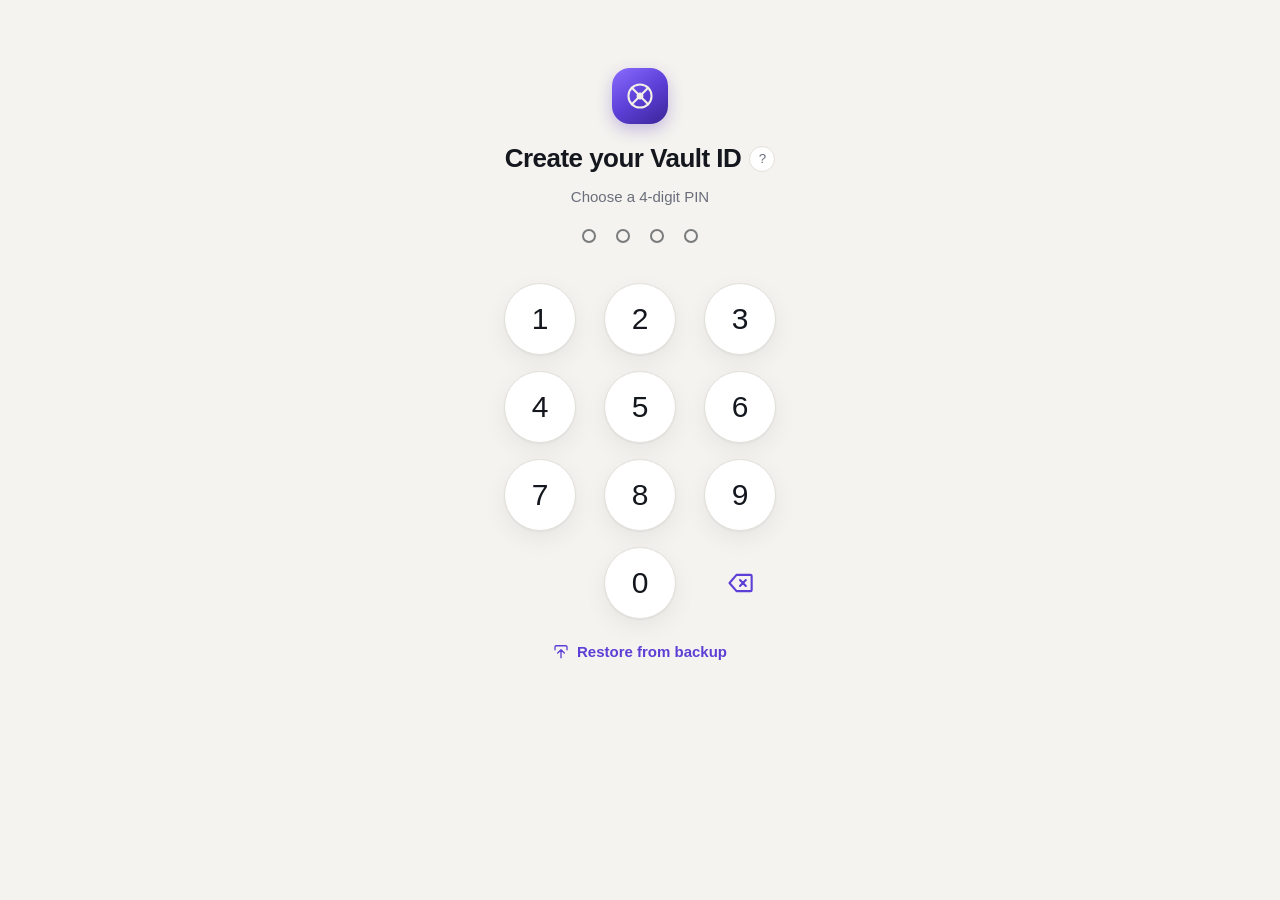
<file: vault/index.html>
<!DOCTYPE html>
<html lang="en">
<head>
<meta charset="utf-8">
<meta name="viewport" content="width=device-width, initial-scale=1, viewport-fit=cover">
<!-- Security policy: this page can only load its own files from this site, and nothing from anywhere else. -->
<meta http-equiv="Content-Security-Policy" content="default-src 'none'; script-src 'self' 'unsafe-inline' 'wasm-unsafe-eval'; style-src 'unsafe-inline'; img-src data: blob:; connect-src 'self'; form-action 'none'; base-uri 'none'; frame-src 'none'; worker-src 'self'; object-src 'none'; font-src 'self'">
<meta name="referrer" content="no-referrer">
<meta name="robots" content="noindex, nofollow">
<meta name="theme-color" content="#f4f3ef">
<meta name="apple-mobile-web-app-capable" content="yes">
<meta name="mobile-web-app-capable" content="yes">
<meta name="apple-mobile-web-app-title" content="Vault">
<meta name="apple-mobile-web-app-status-bar-style" content="default">
<link rel="apple-touch-icon" href="[data-uri]">
<title>Vault</title>
<style>
@font-face{font-family:'Young Serif';src:url('young-serif.woff2') format('woff2');font-display:swap}
:root{--bg:#f4f3ef;--card:#fff;--ink:#15171f;--muted:#6a6e7a;--line:#e3e1da;--accent:#5B3FD6;--accent-ink:#fff;--soft:#EEEAFB;--danger:#b42318;--warn:#a15c07;--ok:#1f7a4d;--r:16px;--shadow:0 1px 2px rgba(20,20,40,.05),0 8px 24px rgba(20,20,40,.06)}
@media (prefers-color-scheme:dark){:root{--bg:#0f1015;--card:#191b23;--ink:#eceef4;--muted:#9a9eab;--line:#2a2d38;--accent:#A996FF;--accent-ink:#0f1015;--soft:#262040;--shadow:none}}
*{box-sizing:border-box;-webkit-tap-highlight-color:transparent}
html,body{margin:0;background:var(--bg);color:var(--ink);font:15px/1.45 -apple-system,BlinkMacSystemFont,"Segoe UI",Roboto,Inter,sans-serif}
body.veil #app{filter:blur(24px)}
#app{max-width:560px;margin:0 auto;padding:max(28px,calc(env(safe-area-inset-top) + 16px)) 24px calc(112px + env(safe-area-inset-bottom))}
h1{font-size:26px;letter-spacing:-.02em;margin:0 0 6px}
h2{font-size:13px;text-transform:uppercase;letter-spacing:.08em;color:var(--muted);margin:34px 0 12px;font-weight:600}
p{margin:0 0 12px}
.muted{color:var(--muted)}
.small{font-size:13px}
.center{min-height:78vh;display:flex;flex-direction:column;justify-content:center}
.logo{width:60px;height:60px;border-radius:18px;background:var(--accent);color:var(--accent-ink);display:grid;place-items:center;margin-bottom:24px}
.card{background:var(--card);border:1px solid var(--line);border-radius:var(--r);padding:20px;box-shadow:var(--shadow)}
label{display:block;font-size:13px;font-weight:600;color:var(--muted);margin:18px 0 8px}
input,select,textarea{width:100%;font:inherit;color:var(--ink);background:var(--card);border:1px solid var(--line);border-radius:12px;padding:14px 16px;outline:none}
input:focus,select:focus,textarea:focus{border-color:var(--accent);box-shadow:0 0 0 3px var(--soft)}
textarea{min-height:72px;resize:vertical}
.row{display:flex;gap:10px}.row>*{flex:1}
.btn{appearance:none;border:1px solid var(--line);background:var(--card);color:var(--ink);font:inherit;font-weight:600;border-radius:14px;padding:13px 16px;display:inline-flex;align-items:center;justify-content:center;gap:8px;cursor:pointer;min-height:50px}
.btn:active{transform:scale(.98)}
.btn.primary{background:var(--accent);border-color:var(--accent);color:var(--accent-ink)}
.btn.danger{color:var(--danger)}
.btn.ghost{background:transparent}
.btn.block{width:100%;margin-top:24px}
.btn[disabled]{opacity:.5;pointer-events:none}
.icon-btn{appearance:none;border:1px solid var(--line);background:var(--card);color:var(--ink);width:42px;height:42px;border-radius:12px;display:grid;place-items:center;cursor:pointer}
.link{appearance:none;border:0;background:none;color:var(--accent);font:inherit;font-weight:600;padding:12px 0;cursor:pointer}
.warn{background:var(--soft);border-radius:12px;padding:12px 14px;font-size:13px;margin-top:16px}
.err{color:var(--danger);font-size:13px;margin-top:10px;min-height:18px}
.top{display:flex;align-items:center;gap:12px;margin-bottom:28px}
.top .grow{flex:1;min-width:0}
.top h1{margin:0;font-size:22px;white-space:nowrap;overflow:hidden;text-overflow:ellipsis}
.doc{width:100%;display:flex;align-items:center;gap:16px;text-align:left;background:var(--card);border:1px solid var(--line);border-radius:var(--r);padding:14px;margin-bottom:14px;cursor:pointer;color:var(--ink);font:inherit;box-shadow:var(--shadow)}
.thumb{width:84px;height:56px;border-radius:8px;object-fit:contain;background:var(--soft);flex:none;border:1px solid var(--line);padding:2px}
.doc .meta{flex:1;min-width:0}
.doc b{display:block;white-space:nowrap;overflow:hidden;text-overflow:ellipsis}
.doc span{font-size:13px;color:var(--muted)}
.badge{font-size:11px;font-weight:700;padding:3px 8px;border-radius:99px;background:var(--soft);white-space:nowrap}
.badge.warn{background:#fdf1dc;color:var(--warn)}.badge.bad{background:#fde4e1;color:var(--danger)}
.fab{position:fixed;left:0;right:0;margin:0 auto;bottom:calc(24px + env(safe-area-inset-bottom));width:min(512px,calc(100% - 48px));box-shadow:0 10px 30px rgba(91,63,214,.32)}
.empty{text-align:center;padding:48px 12px;color:var(--muted)}
.slot{border:1.5px dashed var(--line);border-radius:var(--r);padding:20px;text-align:center;background:var(--card)}
.slot.has{border-style:solid;padding:10px}
.slot img{width:100%;border-radius:10px;display:block;border:1px solid var(--line)}
.slot .acts{display:flex;gap:8px;margin-top:10px;flex-wrap:wrap}.slot .acts .btn{flex:1;font-size:14px;padding:9px 10px}
.side-label{font-size:13px;font-weight:700;margin:16px 0 8px;display:flex;justify-content:space-between}
.docimg{width:100%;border-radius:12px;display:block;border:1px solid var(--line);background:#fff}
.field{display:flex;align-items:center;gap:10px;padding:14px 0;border-bottom:1px solid var(--line)}
.field:last-child{border-bottom:0}
.field .k{font-size:12px;color:var(--muted);width:64px;flex:none}
.field .v{flex:1;min-width:0;word-break:break-word;font-weight:600}
.mono{white-space:nowrap;font-family:ui-monospace,SFMono-Regular,Menlo,monospace;letter-spacing:0;font-size:14px}
.grid2{display:grid;grid-template-columns:1fr 1fr;gap:10px}
.check{display:flex;align-items:center;gap:10px;font-size:14px;color:var(--ink);font-weight:500;margin:12px 0 0}
.check input{width:20px;height:20px;accent-color:var(--accent)}
.banner{background:#fdf1dc;color:#6b3d05;border-radius:12px;padding:10px 14px;font-size:13px;margin-bottom:14px}
ul.plain{padding-left:18px;margin:0}ul.plain li{margin:6px 0}
.modal{position:fixed;inset:0;background:#0b0c12;z-index:50;display:flex;flex-direction:column;color:#fff}
.editor{display:flex;flex-direction:column;height:100%;padding:max(14px,env(safe-area-inset-top)) 14px calc(14px + env(safe-area-inset-bottom))}
.ed-top{display:flex;flex-direction:column;gap:2px;margin-bottom:10px}.ed-top span{color:#a7abc0;font-size:13px}
.ed-stage{flex:1;display:flex;align-items:center;justify-content:center;min-height:0}
.ed-stage canvas{touch-action:none;border-radius:6px}
.ed-actions{display:flex;gap:8px;margin-top:12px}.ed-actions .btn{flex:1;background:#1c1e29;border-color:#2c2f3d;color:#fff}.ed-actions .btn.primary{background:#A996FF;border-color:#A996FF;color:#0b0c12}
.busy{position:fixed;inset:0;background:rgba(10,11,18,.55);z-index:80;display:grid;place-items:center;color:#fff;font-weight:600}
.spin{width:34px;height:34px;border:3px solid rgba(255,255,255,.3);border-top-color:#fff;border-radius:50%;animation:s 0.8s linear infinite;margin:0 auto 12px}@keyframes s{to{transform:rotate(360deg)}}
.toast{position:fixed;left:50%;transform:translateX(-50%);bottom:calc(90px + env(safe-area-inset-bottom));background:#15171f;color:#fff;padding:12px 16px;border-radius:12px;font-size:14px;z-index:90;display:flex;gap:12px;align-items:center;max-width:calc(100% - 32px);box-shadow:0 10px 30px rgba(0,0,0,.25)}
.toast button{background:#A996FF;color:#0b0c12;border:0;border-radius:8px;padding:8px 12px;font-weight:700;font:inherit;font-weight:700}
.logo svg{width:28px;height:28px}
.logo>svg.wheel{width:34px;height:34px}
.logo:has(svg.wheel),.brand .mark{background:linear-gradient(145deg,#8B6CFF 0%,#5B3FD6 52%,#3A2496 100%);color:#F4EFE6;box-shadow:0 6px 16px rgba(74,44,180,.28)}
.brand{display:flex;align-items:center;gap:10px}
.brand .mark{width:36px;height:36px;border-radius:10px;background:var(--accent);color:var(--accent-ink);display:grid;place-items:center;flex:none}
.brand .mark svg{width:23px;height:23px}
.brand b{font:400 22px/1 'Young Serif',Georgia,serif;letter-spacing:0}
.tag{display:inline-flex;align-items:center;gap:4px;font-size:11px;font-weight:700;padding:4px 8px;border-radius:99px;background:var(--soft);color:var(--accent)}
.tag svg{width:12px;height:12px}
.help{appearance:none;width:26px;height:26px;border-radius:50%;border:1.5px solid var(--line);background:var(--card);color:var(--muted);font:700 14px/1 inherit;cursor:pointer;display:inline-grid;place-items:center;vertical-align:middle;margin-left:8px;padding:0}
.hrow{display:flex;align-items:center}
.list{background:var(--card);border:1px solid var(--line);border-radius:var(--r);overflow:hidden;box-shadow:var(--shadow)}
.item{display:flex;align-items:center;gap:16px;width:100%;padding:16px 20px;border:0;border-bottom:1px solid var(--line);background:none;font:inherit;color:var(--ink);text-align:left;cursor:pointer;min-height:68px}
.item:last-child{border-bottom:0}
.item .ic{width:34px;height:34px;border-radius:10px;background:var(--soft);color:var(--accent);display:grid;place-items:center;flex:none}
.item .t{flex:1;font-weight:600}
.item .r{color:var(--muted);font-size:13px}
.item.danger{color:var(--danger)}.item.danger .ic{background:#fde4e1;color:var(--danger)}
.item[disabled]{opacity:.5;pointer-events:none}
.sw{width:48px;height:30px;border-radius:99px;background:var(--line);position:relative;transition:background .2s;flex:none}
.sw::after{content:'';position:absolute;top:3px;left:3px;width:24px;height:24px;border-radius:50%;background:#fff;box-shadow:0 1px 3px rgba(0,0,0,.25);transition:left .2s}
.sw.on{background:var(--ok)}.sw.on::after{left:21px}
.sheet-bg{position:fixed;inset:0;background:rgba(10,11,18,.45);z-index:60;display:flex;align-items:flex-end;justify-content:center}
.sheet{background:var(--card);width:100%;max-width:560px;border-radius:24px 24px 0 0;padding:14px 28px calc(28px + env(safe-area-inset-bottom));max-height:88vh;overflow:auto;animation:up .22s ease}
.sheet h3{font-size:20px;margin:10px 0 18px;letter-spacing:-.01em}
.grab{width:40px;height:5px;border-radius:3px;background:var(--line);margin:0 auto 10px}
@keyframes up{from{transform:translateY(40px);opacity:0}}
.steps{list-style:none;padding:0;margin:0 0 6px}
.steps li{display:flex;gap:14px;align-items:flex-start;padding:12px 0}
.steps .n{width:26px;height:26px;border-radius:50%;background:var(--soft);color:var(--accent);font-weight:700;font-size:13px;display:grid;place-items:center;flex:none}
.inline-ic{display:inline-flex;vertical-align:-4px}
.inline-ic svg{width:16px;height:16px}
.points{list-style:none;padding:0;margin:0}
.points li{display:flex;gap:14px;padding:11px 0;font-size:14px}
.points li span:first-child{color:var(--accent);flex:none}
details.more{margin-top:18px}
details.more summary{list-style:none;cursor:pointer;color:var(--accent);font-weight:600;padding:6px 0}
details.more summary::-webkit-details-marker{display:none}
.pin{display:flex;flex-direction:column;align-items:center;text-align:center;padding-top:min(5vh,40px)}
.pin .logo{margin-bottom:16px;width:56px;height:56px}
.dots{display:flex;gap:20px;margin:22px 0 2px}
.dot{width:14px;height:14px;border-radius:50%;border:2px solid var(--ink);opacity:.55;transition:background .1s}
.dot.f{background:var(--ink);opacity:1}
.pad{display:grid;grid-template-columns:repeat(3,72px);gap:min(2vh,16px) 28px;margin-top:12px}
.key{appearance:none;width:72px;height:72px;border-radius:50%;border:1px solid var(--line);background:var(--card);box-shadow:var(--shadow);font:400 30px/1 -apple-system,BlinkMacSystemFont,"Segoe UI",Roboto,sans-serif;color:var(--ink);cursor:pointer;display:grid;place-items:center;user-select:none;-webkit-user-select:none;touch-action:manipulation}
.key:active{background:var(--soft)}
.key.ghost{background:none;border:0;box-shadow:none;font-size:15px;font-weight:600;color:var(--accent)}
.key.ghost svg{width:30px;height:30px}
.pin .err{min-height:20px;margin-top:6px}
.searchrow{display:flex;gap:10px;margin-bottom:18px}
.searchrow:empty{display:none}
.search{flex:1;display:flex;align-items:center;gap:10px;background:var(--card);border:1px solid var(--line);border-radius:14px;padding:0 14px;color:var(--muted)}
.icon-btn.paste{width:50px;height:auto;min-height:50px;border-radius:14px;color:var(--muted)}
.icon-btn.paste.wide{width:100%;display:flex;gap:8px;justify-content:center;font:600 14px/1 inherit;color:var(--accent);border-style:dashed}
.search input{border:0;padding:13px 0;background:none;box-shadow:none!important}
.pages{display:grid;grid-template-columns:1fr 1fr;gap:12px}
.pg{background:var(--card);border:1px solid var(--line);border-radius:14px;overflow:hidden;display:flex;flex-direction:column}
.pg img{width:100%;aspect-ratio:1.4;object-fit:contain;background:var(--soft);display:block}
.pg-bar{display:flex;align-items:center;justify-content:space-between;padding:4px 4px 4px 10px;font-size:12px;font-weight:700}
.mini{appearance:none;border:0;background:none;color:var(--muted);width:32px;height:32px;border-radius:8px;display:inline-grid;place-items:center;cursor:pointer}
.mini:active{background:var(--soft)}
.mini svg{width:16px;height:16px}
.pg.add{border-style:dashed;align-items:center;justify-content:center;gap:6px;color:var(--accent);font:600 14px/1 inherit;cursor:pointer;min-height:140px}
.chips{display:flex;flex-wrap:wrap;gap:8px;margin-top:12px}
.chip{appearance:none;border:1px solid var(--line);background:var(--card);color:var(--ink);font:500 13px/1 inherit;padding:9px 12px;border-radius:99px;cursor:pointer}
.chip.on{background:var(--accent);border-color:var(--accent);color:var(--accent-ink)}
.side-label .mini{margin:-8px -6px -8px 0}
.slots{display:grid;grid-template-columns:1fr 1fr;gap:12px}
.slot-card{appearance:none;display:flex;flex-direction:column;align-items:flex-start;gap:14px;padding:16px;border:1.5px dashed var(--line);border-radius:var(--r);background:transparent;color:var(--ink);font:inherit;text-align:left;cursor:pointer;min-height:104px}
.slot-card:active{background:var(--soft)}
.slot-card .plus{width:32px;height:32px;border-radius:10px;background:var(--soft);color:var(--accent);display:grid;place-items:center}
.slot-card .plus svg{width:16px;height:16px}
.icon-btn.primary{background:var(--accent);border-color:var(--accent);color:var(--accent-ink)}
.carousel{display:flex;gap:12px;overflow-x:auto;scroll-snap-type:x mandatory;margin:0 -24px;padding:0 24px;scrollbar-width:none;-webkit-overflow-scrolling:touch}
.carousel::-webkit-scrollbar{display:none}
.slide{flex:0 0 100%;scroll-snap-align:center;position:relative}
.slide-tag{position:absolute;left:10px;top:10px;background:rgba(20,22,32,.72);color:#fff;font-size:12px;font-weight:700;padding:4px 10px;border-radius:99px}
.cdots{display:flex;justify-content:center;gap:6px;margin-top:12px}
.cdots span{width:6px;height:6px;border-radius:50%;background:var(--line);transition:all .2s}
.cdots span.on{background:var(--accent);width:18px;border-radius:3px}
.btn.del{width:100%;margin-top:36px;background:transparent;border-color:transparent}
.link svg{width:16px;height:16px;vertical-align:-3px}
.link span{margin-right:8px}
.shake{animation:sh .35s}@keyframes sh{25%{transform:translateX(-6px)}75%{transform:translateX(6px)}}
</style>
</head>
<body>
<div id="app"></div>
<script>
'use strict';
/* ---------- basics ---------- */
const $=(s,r=document)=>r.querySelector(s);
const $$=(s,r=document)=>[...r.querySelectorAll(s)];
const esc=s=>String(s??'').replace(/[&<>"']/g,c=>({'&':'&amp;','<':'&lt;','>':'&gt;','"':'&quot;',"'":'&#39;'}[c]));
const TE=new TextEncoder(),TD=new TextDecoder();
const ITER=600000;
const app=$('#app');
const nextFrame=()=>new Promise(r=>requestAnimationFrame(()=>setTimeout(r,0)));

const FORMATS={
  card:{w:1012,h:638,label:'ID card · 85.6 × 54 mm'},
  passport:{w:1476,h:1039,label:'Passport page · 125 × 88 mm'},
  a4:{w:1240,h:1754,label:'Full page · A4'}
};
const TYPES={
  aadhaar:['Aadhaar','card'],pan:['PAN','card'],passport:['Passport','passport'],dl:['Driving Licence','card'],
  voter:['Voter ID','card'],rc:['Vehicle RC','card'],other:['Other','card'],page:['Other','a4']
};
const SLOTS=['aadhaar','pan','passport','dl','voter','rc'];
const ORDER=Object.keys(TYPES);

const I={
  shield:'<svg width="28" height="28" viewBox="0 0 24 24" fill="none" stroke="currentColor" stroke-width="2" stroke-linecap="round" stroke-linejoin="round"><path d="M12 3l8 3v6c0 4.5-3.4 8.4-8 9-4.6-.6-8-4.5-8-9V6z"/><rect x="9" y="10.5" width="6" height="5" rx="1"/><path d="M10.5 10.5V9a1.5 1.5 0 013 0v1.5"/></svg>',
  lock:'<svg width="20" height="20" viewBox="0 0 24 24" fill="none" stroke="currentColor" stroke-width="2" stroke-linecap="round"><rect x="5" y="11" width="14" height="10" rx="2"/><path d="M8 11V8a4 4 0 018 0v3"/></svg>',
  gear:'<svg width="20" height="20" viewBox="0 0 24 24" fill="none" stroke="currentColor" stroke-width="2" stroke-linecap="round"><circle cx="12" cy="12" r="3"/><path d="M19.4 15a1.7 1.7 0 00.3 1.8l.1.1a2 2 0 11-2.8 2.8l-.1-.1a1.7 1.7 0 00-1.8-.3 1.7 1.7 0 00-1 1.5V21a2 2 0 01-4 0v-.1a1.7 1.7 0 00-1.1-1.5 1.7 1.7 0 00-1.8.3l-.1.1a2 2 0 11-2.8-2.8l.1-.1a1.7 1.7 0 00.3-1.8 1.7 1.7 0 00-1.5-1H3a2 2 0 010-4h.1a1.7 1.7 0 001.5-1.1 1.7 1.7 0 00-.3-1.8l-.1-.1a2 2 0 112.8-2.8l.1.1a1.7 1.7 0 001.8.3H9a1.7 1.7 0 001-1.5V3a2 2 0 014 0v.1a1.7 1.7 0 001 1.5 1.7 1.7 0 001.8-.3l.1-.1a2 2 0 112.8 2.8l-.1.1a1.7 1.7 0 00-.3 1.8V9a1.7 1.7 0 001.5 1H21a2 2 0 010 4h-.1a1.7 1.7 0 00-1.5 1z"/></svg>',
  back:'<svg width="20" height="20" viewBox="0 0 24 24" fill="none" stroke="currentColor" stroke-width="2.2" stroke-linecap="round" stroke-linejoin="round"><path d="M15 18l-6-6 6-6"/></svg>',
  plus:'<svg width="20" height="20" viewBox="0 0 24 24" fill="none" stroke="currentColor" stroke-width="2.4" stroke-linecap="round"><path d="M12 5v14M5 12h14"/></svg>',
  eye:'<svg width="18" height="18" viewBox="0 0 24 24" fill="none" stroke="currentColor" stroke-width="2"><path d="M1 12s4-7 11-7 11 7 11 7-4 7-11 7S1 12 1 12z"/><circle cx="12" cy="12" r="3"/></svg>',
  copy:'<svg width="18" height="18" viewBox="0 0 24 24" fill="none" stroke="currentColor" stroke-width="2"><rect x="9" y="9" width="12" height="12" rx="2"/><path d="M5 15H4a1 1 0 01-1-1V4a1 1 0 011-1h10a1 1 0 011 1v1"/></svg>',
  cam:'<svg width="18" height="18" viewBox="0 0 24 24" fill="none" stroke="currentColor" stroke-width="2"><path d="M23 19a2 2 0 01-2 2H3a2 2 0 01-2-2V8a2 2 0 012-2h4l2-3h6l2 3h4a2 2 0 012 2z"/><circle cx="12" cy="13" r="4"/></svg>',
  img:'<svg width="18" height="18" viewBox="0 0 24 24" fill="none" stroke="currentColor" stroke-width="2"><rect x="3" y="3" width="18" height="18" rx="2"/><circle cx="8.5" cy="8.5" r="1.5"/><path d="M21 15l-5-5L5 21"/></svg>',
  face:'<svg width="20" height="20" viewBox="0 0 24 24" fill="none" stroke="currentColor" stroke-width="2" stroke-linecap="round"><path d="M4 8V6a2 2 0 012-2h2M16 4h2a2 2 0 012 2v2M20 16v2a2 2 0 01-2 2h-2M8 20H6a2 2 0 01-2-2v-2M9 9v1M15 9v1M12 9v4h-1M9 16c1.6 1.3 4.4 1.3 6 0"/></svg>',
  help:'?',
  key:'<svg width="18" height="18" viewBox="0 0 24 24" fill="none" stroke="currentColor" stroke-width="2" stroke-linecap="round"><circle cx="8" cy="15" r="4"/><path d="M10.8 12.2L20 3M17 6l3 3M15 8l2 2"/></svg>',
  backup:'<svg width="18" height="18" viewBox="0 0 24 24" fill="none" stroke="currentColor" stroke-width="2" stroke-linecap="round" stroke-linejoin="round"><path d="M21 15v4a2 2 0 01-2 2H5a2 2 0 01-2-2v-4M7 10l5 5 5-5M12 15V3"/></svg>',
  trash:'<svg width="18" height="18" viewBox="0 0 24 24" fill="none" stroke="currentColor" stroke-width="2" stroke-linecap="round"><path d="M3 6h18M8 6V4h8v2M6 6l1 14h10l1-14"/></svg>',
  chev:'<svg width="16" height="16" viewBox="0 0 24 24" fill="none" stroke="currentColor" stroke-width="2.2" stroke-linecap="round"><path d="M9 6l6 6-6 6"/></svg>',
  search:'<svg width="18" height="18" viewBox="0 0 24 24" fill="none" stroke="currentColor" stroke-width="2" stroke-linecap="round"><circle cx="11" cy="11" r="7"/><path d="M20 20l-3.5-3.5"/></svg>',
  rotate:'<svg width="16" height="16" viewBox="0 0 24 24" fill="none" stroke="currentColor" stroke-width="2" stroke-linecap="round" stroke-linejoin="round"><path d="M21 12a9 9 0 11-3-6.7L21 8M21 3v5h-5"/></svg>',
  crop:'<svg width="16" height="16" viewBox="0 0 24 24" fill="none" stroke="currentColor" stroke-width="2" stroke-linecap="round"><path d="M6 2v14a2 2 0 002 2h14M18 22V8a2 2 0 00-2-2H2"/></svg>',
  edit:'<svg width="18" height="18" viewBox="0 0 24 24" fill="none" stroke="currentColor" stroke-width="2" stroke-linecap="round" stroke-linejoin="round"><path d="M12 20h9"/><path d="M16.5 3.5a2.1 2.1 0 013 3L7 19l-4 1 1-4z"/></svg>',
  mark:'<svg class="wheel" viewBox="0 0 100 100" aria-hidden="true"><circle cx="50" cy="50" r="34" fill="none" stroke="currentColor" stroke-width="6"/><line x1="50" y1="50" x2="74.04" y2="74.04" stroke="currentColor" stroke-width="6" stroke-linecap="round"/><line x1="50" y1="50" x2="25.96" y2="74.04" stroke="currentColor" stroke-width="6" stroke-linecap="round"/><line x1="50" y1="50" x2="25.96" y2="25.96" stroke="currentColor" stroke-width="6" stroke-linecap="round"/><line x1="50" y1="50" x2="74.04" y2="25.96" stroke="currentColor" stroke-width="6" stroke-linecap="round"/><circle cx="50" cy="50" r="10" fill="currentColor"/></svg>',
  dots:'<svg width="20" height="20" viewBox="0 0 24 24" fill="currentColor"><circle cx="5" cy="12" r="1.8"/><circle cx="12" cy="12" r="1.8"/><circle cx="19" cy="12" r="1.8"/></svg>',
  paste:'<svg width="19" height="19" viewBox="0 0 24 24" fill="none" stroke="currentColor" stroke-width="2" stroke-linecap="round" stroke-linejoin="round"><rect x="8" y="2" width="8" height="4" rx="1"/><path d="M16 4h2a2 2 0 012 2v14a2 2 0 01-2 2H6a2 2 0 01-2-2V6a2 2 0 012-2h2"/></svg>',
  share:'<svg width="18" height="18" viewBox="0 0 24 24" fill="none" stroke="currentColor" stroke-width="2" stroke-linecap="round"><path d="M4 12v7a2 2 0 002 2h12a2 2 0 002-2v-7M16 6l-4-4-4 4M12 2v14"/></svg>'
};

/* ---------- encoding + crypto ---------- */
function b64(u8){let s='';for(let i=0;i<u8.length;i+=0x8000)s+=String.fromCharCode.apply(null,u8.subarray(i,i+0x8000));return btoa(s);}
function unb64(s){const b=atob(s),u=new Uint8Array(b.length);for(let i=0;i<b.length;i++)u[i]=b.charCodeAt(i);return u;}
async function deriveRaw(pass,salt,iter=ITER){
  const base=await crypto.subtle.importKey('raw',TE.encode(pass),'PBKDF2',false,['deriveBits']);
  return new Uint8Array(await crypto.subtle.deriveBits({name:'PBKDF2',salt,iterations:iter,hash:'SHA-256'},base,256));
}
const keyFromRaw=raw=>crypto.subtle.importKey('raw',raw,{name:'AES-GCM'},false,['encrypt','decrypt']);

/* ---------- Face ID (passkey + PRF): wraps the vault key so Face ID can unlock it ---------- */
async function wrapKeyFrom(prfOut){
  const ikm=await crypto.subtle.importKey('raw',prfOut,'HKDF',false,['deriveKey']);
  return crypto.subtle.deriveKey({name:'HKDF',hash:'SHA-256',salt:TE.encode('id-vault-faceid-v1'),info:TE.encode('wrap')},ikm,{name:'AES-GCM',length:256},false,['encrypt','decrypt']);
}
const rnd=n=>crypto.getRandomValues(new Uint8Array(n));
const Bio={
  webOK(){return !!window.PublicKeyCredential&&(location.protocol==='https:'||location.hostname==='localhost');},
  async available(){try{return this.webOK()&&await PublicKeyCredential.isUserVerifyingPlatformAuthenticatorAvailable();}catch(e){return false;}},
  async prf(credId,salt){
    const a=await navigator.credentials.get({publicKey:{challenge:rnd(32),allowCredentials:[{type:'public-key',id:credId,transports:['internal']}],hints:['client-device'],userVerification:'required',timeout:60000,extensions:{prf:{eval:{first:salt}}}}});
    const r=a.getClientExtensionResults();
    if(!r.prf||!r.prf.results||!r.prf.results.first)throw new Error('Face ID unlock for web apps needs iOS 18 or later.');
    return r.prf.results.first;
  },
  async create(){
    const salt=rnd(32);
    const cred=await navigator.credentials.create({publicKey:{rp:{name:'Vault'},user:{id:rnd(16),name:'Vault',displayName:'Vault'},challenge:rnd(32),
      pubKeyCredParams:[{type:'public-key',alg:-7},{type:'public-key',alg:-257}],
      authenticatorSelection:{authenticatorAttachment:'platform',residentKey:'required',userVerification:'required'},hints:['client-device'],timeout:60000,
      extensions:{prf:{eval:{first:salt}}}}});
    const ext=cred.getClientExtensionResults();
    if(!ext.prf||ext.prf.enabled===false)throw new Error('This device can\'t use Face ID for web apps yet (needs iOS 18 or later).');
    return{credId:new Uint8Array(cred.rawId),salt,out:ext.prf.results&&ext.prf.results.first};
  },
  async finish(p){
    const out=p.out||await this.prf(p.credId,p.salt);
    const wk=await wrapKeyFrom(out),iv=rnd(12);
    const ct=new Uint8Array(await crypto.subtle.encrypt({name:'AES-GCM',iv},wk,rawKey));
    const cfg=await Store.get('kv','config');
    cfg.bio={credId:b64(p.credId),salt:b64(p.salt),iv:b64(iv),ct:b64(ct)};
    await Store.put('kv',cfg,'config');
  },
  async unlock(cfg){
    const out=await this.prf(unb64(cfg.bio.credId),unb64(cfg.bio.salt));
    const wk=await wrapKeyFrom(out);
    return new Uint8Array(await crypto.subtle.decrypt({name:'AES-GCM',iv:unb64(cfg.bio.iv)},wk,unb64(cfg.bio.ct)));
  }
};
async function seal(k,obj){
  const iv=crypto.getRandomValues(new Uint8Array(12));
  const ct=new Uint8Array(await crypto.subtle.encrypt({name:'AES-GCM',iv},k,TE.encode(JSON.stringify(obj))));
  return {iv:b64(iv),ct:b64(ct)};
}
async function unseal(k,rec){
  const pt=await crypto.subtle.decrypt({name:'AES-GCM',iv:unb64(rec.iv)},k,unb64(rec.ct));
  return JSON.parse(TD.decode(pt));
}

/* ---------- storage (IndexedDB, this device only) ---------- */
const Store=(()=>{
  let dbp=null,mem=null;
  function open(){
    if(dbp)return dbp;
    dbp=new Promise(res=>{
      const fallback=()=>{mem={kv:new Map(),docs:new Map()};res(null);};
      try{
        const r=indexedDB.open('id-vault',1);
        r.onupgradeneeded=()=>{const d=r.result;d.createObjectStore('kv');d.createObjectStore('docs',{keyPath:'id'});};
        r.onsuccess=()=>res(r.result);r.onerror=fallback;r.onblocked=fallback;
      }catch(e){fallback();}
    });
    return dbp;
  }
  async function req(store,mode,make){
    const db=await open();
    return new Promise((res,rej)=>{
      const t=db.transaction(store,mode);const r=make(t.objectStore(store));
      t.oncomplete=()=>res(r&&r.result);t.onerror=t.onabort=()=>rej(t.error||new Error('Storage error'));
    });
  }
  return{
    async get(s,k){await open();return mem?mem[s].get(k):req(s,'readonly',o=>o.get(k));},
    async put(s,v,k){await open();if(mem){mem[s].set(k===undefined?v.id:k,v);return;}return req(s,'readwrite',o=>k===undefined?o.put(v):o.put(v,k));},
    async del(s,k){await open();if(mem){mem[s].delete(k);return;}return req(s,'readwrite',o=>o.delete(k));},
    async all(s){await open();return mem?[...mem[s].values()]:req(s,'readonly',o=>o.getAll());},
    async clear(s){await open();if(mem){mem[s].clear();return;}return req(s,'readwrite',o=>o.clear());},
    persistent(){return !mem;}
  };
})();

/* ---------- session state + auto-lock ---------- */
let key=null,rawKey=null,docs=[],picking=false,idleT=null,hiddenAt=0;
const IDLE_MS=3*60*1000,AWAY_MS=60*1000;
function bump(){if(!key)return;clearTimeout(idleT);idleT=setTimeout(()=>lock(),IDLE_MS);}
['pointerdown','keydown','scroll','touchstart'].forEach(e=>addEventListener(e,bump,{passive:true}));
document.addEventListener('visibilitychange',()=>{
  document.body.classList.toggle('veil',document.hidden&&!!key);
  if(document.hidden){hiddenAt=Date.now();return;}
  if(key&&!picking&&Date.now()-hiddenAt>AWAY_MS)lock();
});
function lock(msg){
  if(rawKey)rawKey.fill(0);key=null;rawKey=null;docs=[];draft=null;srcs=[];current=null;clearTimeout(idleT);
  $$('.modal,.toast').forEach(n=>n.remove());done();
  document.body.classList.remove('veil');renderLock(msg);
}

/* ---------- ui helpers ---------- */
function busy(t){done();const d=document.createElement('div');d.className='busy';d.innerHTML=`<div style="text-align:center"><div class="spin"></div>${esc(t)}</div>`;document.body.appendChild(d);}
function done(){$$('.busy').forEach(n=>n.remove());}
function toast(msg,action){
  $$('.toast').forEach(n=>n.remove());
  const t=document.createElement('div');t.className='toast';t.innerHTML=`<span>${esc(msg)}</span>`;
  if(action){const b=document.createElement('button');b.textContent=action.label;b.onclick=()=>{t.remove();action.fn();};t.appendChild(b);}
  document.body.appendChild(t);setTimeout(()=>t.remove(),action?12000:2600);
}
const typeName=m=>(TYPES[m.type]||TYPES.other)[0];
const docTitle=m=>m.label||typeName(m);
const pagesOf=d=>d.pages||[d.front,d.back].filter(Boolean);
const pageLabel=(i,n)=>n===1?'':i===0?'Front':i===1?'Back':'Page '+(i+1);
const slug=s=>(s||'document').toLowerCase().replace(/[^a-z0-9]+/g,'-').replace(/^-|-$/g,'')||'document';
function expiryBadge(m){
  if(!m.expiry)return'';
  const days=Math.ceil((new Date(m.expiry+'T00:00:00')-new Date(new Date().toDateString()))/864e5);
  if(days<0)return'<span class="badge bad">Expired</span>';
  if(days<=90)return`<span class="badge warn">Expires in ${days}d</span>`;
  return'';
}
function maskNum(n){const s=String(n||'');const keep=s.replace(/\s/g,'').slice(-4);return s.replace(/[A-Za-z0-9]/g,'•').replace(/(•\s*){0,4}$/,'')+keep;}
function sortDocs(){const o=t=>{const i=SLOTS.indexOf(t);return i<0?99:i;};docs.sort((a,b)=>(o(a.meta.type)-o(b.meta.type))||docTitle(a.meta).localeCompare(docTitle(b.meta)));}

/* ---------- reading the number (on this phone, no upload) ---------- */
const OCR={w:null,p:null,
  load(){
    if(this.p)return this.p;
    this.p=(async()=>{
      if(!window.Tesseract)await new Promise((res,rej)=>{const sc=document.createElement('script');sc.src='ocr/tesseract.min.js';sc.onload=res;sc.onerror=()=>rej(new Error('reader unavailable'));document.head.appendChild(sc);});
      const base=new URL('ocr',location.href).href;
      const w=await Tesseract.createWorker('eng',1,{workerPath:base+'/worker.min.js',corePath:base,langPath:base,workerBlobURL:false,gzip:true});
      await w.setParameters({tessedit_pageseg_mode:'11'});
      return this.w=w;
    })();
    this.p.catch(()=>{this.p=null;});
    return this.p;
  },
  async read(url){
    const w=await this.load(),img=await loadImg(url),sc=Math.min(2.2,2200/img.naturalWidth);
    const c=document.createElement('canvas');c.width=Math.round(img.naturalWidth*sc);c.height=Math.round(img.naturalHeight*sc);
    const x=c.getContext('2d');x.filter='grayscale(1)';x.drawImage(img,0,0,c.width,c.height);
    return (await w.recognize(c)).data.text||'';
  }
};
/* Template letters: A = letter, 9 = digit. Fixes common misreads (O/0, I/1, S/5, B/8, Z/2, G/6). */
function coerce(tok,tpl){
  const toD={O:'0',D:'0',Q:'0',I:'1',L:'1','|':'1',Z:'2',S:'5',G:'6',B:'8',T:'7'},toA={'0':'O','1':'I','2':'Z','5':'S','6':'G','8':'B'};
  if(tok.length!==tpl.length)return null;let o='';
  for(let i=0;i<tpl.length;i++){let ch=tok[i];
    if(tpl[i]==='9'){ch=toD[ch]||ch;if(!/\d/.test(ch))return null;}else{ch=toA[ch]||ch;if(!/[A-Z]/.test(ch))return null;}
    o+=ch;}
  return o;
}
function findNumber(type,text){
  const up=text.toUpperCase(),toks=up.split(/[^A-Z0-9|]+/).filter(Boolean);
  const byTpl=tpl=>{for(const t of toks){const r=coerce(t,tpl);if(r)return r;}return null;};
  if(type==='aadhaar'){
    const dg=up.replace(/[OQD]/g,'0').replace(/[IL|]/g,'1').replace(/B/g,'8').replace(/S/g,'5').replace(/Z/g,'2').replace(/G/g,'6');
    const m=dg.match(/(?<![\d])([2-9]\d{3})\s?(\d{4})\s?(\d{4})(?![\s]?\d)/);
    return m?`${m[1]} ${m[2]} ${m[3]}`:null;
  }
  if(type==='pan')return byTpl('AAAAA9999A');
  if(type==='passport')return byTpl('A9999999');
  if(type==='voter')return byTpl('AAA9999999');
  if(type==='dl'){
    const m=up.match(/\b([A-Z]{2})[\s-]?(\d{2})[\s-]?((?:19|20)\d{2})[\s-]?(\d{7})\b/)||up.match(/\b([A-Z]{2})(\d{2})()[\s-]?(\d{11})\b/);
    return m?`${m[1]}${m[2]} ${m[3]}${m[4]}`.replace('  ',' '):null;
  }
  if(type==='rc'){const m=up.match(/\b([A-Z]{2})[\s-]?(\d{1,2})[\s-]?([A-Z]{1,3})[\s-]?(\d{4})\b/);return m?`${m[1]} ${m[2]} ${m[3]} ${m[4]}`:null;}
  return null;
}
const reading=new Set();
async function autoNumber(d){
  const m=d.meta;
  if(m.number||m.ocrTried||!SLOTS.includes(m.type)||reading.has(d.id))return;
  reading.add(d.id);if(current&&current.id===d.id)renderDetail(d);
  let num=null;
  try{for(const u of pagesOf(d)){num=findNumber(m.type,await OCR.read(u));if(num)break;}}catch(e){}
  reading.delete(d.id);
  if(!key)return;
  const live=docs.find(x=>x.id===d.id);if(!live)return;
  live.meta.ocrTried=true;if(num&&!live.meta.number)live.meta.number=num;
  try{await Store.put('docs',Object.assign({id:live.id},await seal(key,{meta:live.meta,pages:live.pages})));}catch(e){}
  if(current&&current.id===live.id)renderDetail(live);else if($('#docs'))renderList(true);
  toast(num?'Number read from your document':'Couldn\'t read the number. Add it with Edit.');
}

/* ---------- image processing ---------- */
function loadImg(src){return new Promise((res,rej)=>{const i=new Image();i.onload=()=>res(i);i.onerror=()=>rej(new Error('Could not read that image. Try a JPG or PNG.'));i.src=src;});}
async function fileToCanvas(file,max=2400){
  const url=URL.createObjectURL(file);
  try{
    const img=await loadImg(url);
    const s=Math.min(1,max/Math.max(img.naturalWidth,img.naturalHeight));
    const c=document.createElement('canvas');c.width=Math.round(img.naturalWidth*s);c.height=Math.round(img.naturalHeight*s);
    c.getContext('2d').drawImage(img,0,0,c.width,c.height);return c;
  }finally{URL.revokeObjectURL(url);}
}
const dist=(a,b)=>Math.hypot(a[0]-b[0],a[1]-b[1]);
function fullQuad(W,H,m=0.04){return[[W*m,H*m],[W*(1-m),H*m],[W*(1-m),H*(1-m)],[W*m,H*(1-m)]];}
function orderQuad(q){
  const cx=q.reduce((s,p)=>s+p[0],0)/4,cy=q.reduce((s,p)=>s+p[1],0)/4;
  const s=q.slice().sort((a,b)=>Math.atan2(a[1]-cy,a[0]-cx)-Math.atan2(b[1]-cy,b[0]-cx)); // clockwise on screen
  let k=0;s.forEach((p,i)=>{if(p[0]+p[1]<s[k][0]+s[k][1])k=i;});
  return[0,1,2,3].map(i=>s[(k+i)%4]);
}
/* Finds the document by separating it from the background, then takes its four extreme corners. */
function detectQuad(c){
  const W=c.width,H=c.height,s=Math.min(1,320/Math.max(W,H));
  const w=Math.max(8,Math.round(W*s)),h=Math.max(8,Math.round(H*s));
  const t=document.createElement('canvas');t.width=w;t.height=h;
  const x=t.getContext('2d',{willReadFrequently:true});x.drawImage(c,0,0,w,h);
  const d=x.getImageData(0,0,w,h).data,n=w*h;
  const bw=Math.max(2,Math.round(Math.min(w,h)*0.03)),R=[],G=[],B=[];
  for(let y=0;y<h;y++)for(let xx=0;xx<w;xx++){if(y<bw||y>=h-bw||xx<bw||xx>=w-bw){const i=(y*w+xx)*4;R.push(d[i]);G.push(d[i+1]);B.push(d[i+2]);}}
  const med=a=>{a.sort((p,q)=>p-q);return a[a.length>>1];};
  const br=med(R),bg=med(G),bb=med(B);
  const dv=new Uint16Array(n),hist=new Uint32Array(256);
  for(let i=0;i<n;i++){const v=Math.abs(d[i*4]-br)+Math.abs(d[i*4+1]-bg)+Math.abs(d[i*4+2]-bb);dv[i]=v;hist[Math.min(255,(v/3)|0)]++;}
  let sum=0;for(let i=0;i<256;i++)sum+=i*hist[i];
  let sB=0,wB=0,best=0,th=10;
  for(let i=0;i<256;i++){wB+=hist[i];if(!wB)continue;const wF=n-wB;if(!wF)break;sB+=i*hist[i];const mB=sB/wB,mF=(sum-sB)/wF,v=wB*wF*(mB-mF)*(mB-mF);if(v>best){best=v;th=i;}}
  const otsu=Math.max(th,8)*3;
  const bd=[];for(let y=0;y<h;y++)for(let xx=0;xx<w;xx++){if(y<bw||y>=h-bw||xx<bw||xx>=w-bw)bd.push(dv[y*w+xx]);}
  bd.sort((p,q)=>p-q);
  const noise=Math.max(36,bd[Math.floor(bd.length*0.95)]*1.4);
  const lab=new Uint8Array(n),stack=new Int32Array(n);
  function largest(thr){
    lab.fill(0);let bestC=null;
    for(let i=0;i<n;i++){
      if(dv[i]<=thr||lab[i])continue;
      let sp=0,cnt=0;stack[sp++]=i;lab[i]=1;
      let tl=[0,0,1e9],tr=[0,0,-1e9],brc=[0,0,-1e9],bl=[0,0,1e9];
      while(sp){
        const p=stack[--sp];cnt++;const px=p%w,py=(p/w)|0,a=px+py,df=px-py;
        if(a<tl[2])tl=[px,py,a];if(a>brc[2])brc=[px,py,a];if(df>tr[2])tr=[px,py,df];if(df<bl[2])bl=[px,py,df];
        if(px>0&&dv[p-1]>thr&&!lab[p-1]){lab[p-1]=1;stack[sp++]=p-1;}
        if(px<w-1&&dv[p+1]>thr&&!lab[p+1]){lab[p+1]=1;stack[sp++]=p+1;}
        if(py>0&&dv[p-w]>thr&&!lab[p-w]){lab[p-w]=1;stack[sp++]=p-w;}
        if(py<h-1&&dv[p+w]>thr&&!lab[p+w]){lab[p+w]=1;stack[sp++]=p+w;}
      }
      if(!bestC||cnt>bestC.cnt)bestC={cnt,pts:[tl,tr,brc,bl]};
    }
    return bestC&&bestC.cnt>=n*0.08&&bestC.cnt<=n*0.95?bestC:null;
  }
  const bestC=largest(noise)||largest(otsu);
  if(!bestC)return{quad:fullQuad(W,H,0),auto:false};
  const q=bestC.pts.map(p=>[(p[0]+0.5)/s,(p[1]+0.5)/s]);
  const area=Math.abs((q[0][0]*q[1][1]-q[1][0]*q[0][1])+(q[1][0]*q[2][1]-q[2][0]*q[1][1])+(q[2][0]*q[3][1]-q[3][0]*q[2][1])+(q[3][0]*q[0][1]-q[0][0]*q[3][1]))/2;
  if(area<W*H*0.06)return{quad:fullQuad(W,H,0),auto:false};
  return{quad:q,auto:true};
}
function homography(src,dst){
  const A=[],b=[];
  for(let i=0;i<4;i++){const[u,v]=dst[i],[x,y]=src[i];A.push([u,v,1,0,0,0,-u*x,-v*x]);b.push(x);A.push([0,0,0,u,v,1,-u*y,-v*y]);b.push(y);}
  for(let c=0;c<8;c++){
    let p=c;for(let r=c+1;r<8;r++)if(Math.abs(A[r][c])>Math.abs(A[p][c]))p=r;
    [A[c],A[p]]=[A[p],A[c]];[b[c],b[p]]=[b[p],b[c]];
    for(let r=0;r<8;r++){if(r===c)continue;const f=A[r][c]/A[c][c];for(let k=c;k<8;k++)A[r][k]-=f*A[c][k];b[r]-=f*b[c];}
  }
  return b.map((v,i)=>v/A[i][i]);
}
/* Perspective-corrects the quad into a flat W×H rectangle. */
function warp(srcC,quad,W,H){
  const sw=srcC.width,sh=srcC.height,sd=srcC.getContext('2d',{willReadFrequently:true}).getImageData(0,0,sw,sh).data;
  const h=homography(quad,[[0,0],[W,0],[W,H],[0,H]]);
  const out=document.createElement('canvas');out.width=W;out.height=H;
  const ox=out.getContext('2d'),od=ox.createImageData(W,H),o=od.data;
  for(let v=0;v<H;v++){
    const vv=v+0.5;
    for(let u=0;u<W;u++){
      const uu=u+0.5,z=h[6]*uu+h[7]*vv+1;
      let x=(h[0]*uu+h[1]*vv+h[2])/z-0.5,y=(h[3]*uu+h[4]*vv+h[5])/z-0.5;
      if(x<0)x=0;else if(x>sw-1)x=sw-1;if(y<0)y=0;else if(y>sh-1)y=sh-1;
      const x0=x|0,y0=y|0,x1=x0+1<sw?x0+1:x0,y1=y0+1<sh?y0+1:y0,fx=x-x0,fy=y-y0;
      const a=(y0*sw+x0)*4,b2=(y0*sw+x1)*4,c=(y1*sw+x0)*4,d=(y1*sw+x1)*4,oi=(v*W+u)*4;
      for(let k=0;k<3;k++){const t=sd[a+k]+(sd[b2+k]-sd[a+k])*fx,bt=sd[c+k]+(sd[d+k]-sd[c+k])*fx;o[oi+k]=t+(bt-t)*fy;}
      o[oi+3]=255;
    }
  }
  ox.putImageData(od,0,0);return out;
}
/* Gentle contrast + white-point correction and light sharpening for crisp text. */
function enhance(c){
  const x=c.getContext('2d',{willReadFrequently:true}),W=c.width,H=c.height,id=x.getImageData(0,0,W,H),d=id.data,n=W*H;
  const hst=new Uint32Array(256);
  for(let i=0;i<d.length;i+=4)hst[(d[i]*77+d[i+1]*150+d[i+2]*29)>>8]++;
  let acc=0,lo=0,hi=255;
  for(let i=0;i<256;i++){acc+=hst[i];if(acc>n*0.005){lo=i;break;}}
  acc=0;for(let i=255;i>=0;i--){acc+=hst[i];if(acc>n*0.01){hi=i;break;}}
  lo=Math.min(lo,60);hi=Math.max(hi,185);
  const lut=new Uint8ClampedArray(256);for(let i=0;i<256;i++)lut[i]=(i-lo)*255/(hi-lo);
  for(let i=0;i<d.length;i+=4){d[i]=lut[d[i]];d[i+1]=lut[d[i+1]];d[i+2]=lut[d[i+2]];}
  const src=new Uint8ClampedArray(d),amt=0.45;
  for(let y=1;y<H-1;y++)for(let xx=1;xx<W-1;xx++){
    const i=(y*W+xx)*4;
    for(let k=0;k<3;k++){
      const bl=(src[i+k]*4+src[i-4+k]+src[i+4+k]+src[i-W*4+k]+src[i+W*4+k])/8;
      d[i+k]=src[i+k]+(src[i+k]-bl)*amt*2;
    }
  }
  x.putImageData(id,0,0);return c;
}
function processSide(srcC,quad,fmt,rot,doEnhance){
  const F=FORMATS[fmt]||FORMATS.card;
  let q=orderQuad(quad);
  const wq=(dist(q[0],q[1])+dist(q[3],q[2]))/2,hq=(dist(q[0],q[3])+dist(q[1],q[2]))/2;
  if((wq>=hq)!==(F.w>=F.h))q=[q[3],q[0],q[1],q[2]];   // turn sideways shots upright
  if(rot)q=[q[2],q[3],q[0],q[1]];                     // 180°
  const out=warp(srcC,q,F.w,F.h);
  return doEnhance?enhance(out):out;
}
/* Picks the real-world size from the shape of the detected document. */
function guessFormat(q){
  const w=(dist(q[0],q[1])+dist(q[3],q[2]))/2,h=(dist(q[0],q[3])+dist(q[1],q[2]))/2,r=Math.max(w,h)/Math.min(w,h);
  if(r>1.5&&r<1.75)return'card';
  if(r>=1.33&&r<=1.5)return w>=h?'passport':'a4';
  return null;
}
function processPage(pg,doEnhance){
  const q=orderQuad(pg.quad),fmt=pg.auto?guessFormat(q):null;
  if(fmt)return processSide(pg.c,q,fmt,pg.rot,doEnhance);
  let w=(dist(q[0],q[1])+dist(q[3],q[2]))/2,h=(dist(q[0],q[3])+dist(q[1],q[2]))/2;
  const sc=Math.min(1,1600/Math.max(w,h));w=Math.round(w*sc);h=Math.round(h*sc);
  const out=warp(pg.c,pg.rot?[q[2],q[3],q[0],q[1]]:q,w,h);
  return doEnhance?enhance(out):out;
}
function rotateDataURL180(url){return loadImg(url).then(img=>{const c=document.createElement('canvas');c.width=img.naturalWidth;c.height=img.naturalHeight;const x=c.getContext('2d');x.translate(c.width,c.height);x.rotate(Math.PI);x.drawImage(img,0,0);return c.toDataURL('image/jpeg',0.92);});}

/* ---------- corner editor ---------- */
function cropEditor(srcC,quad){
  return new Promise(resolve=>{
    const ov=document.createElement('div');ov.className='modal';
    ov.innerHTML=`<div class="editor"><div class="ed-top"><b>Adjust the edges</b><span>Drag each corner onto the document's corner. It will be straightened and sized automatically.</span></div><div class="ed-stage"><canvas></canvas></div><div class="ed-actions"><button class="btn" data-a="cancel">Cancel</button><button class="btn" data-a="auto">Auto</button><button class="btn" data-a="full">Whole photo</button><button class="btn primary" data-a="ok">Use</button></div></div>`;
    document.body.appendChild(ov);
    const cv=$('canvas',ov),stage=$('.ed-stage',ov),dpr=window.devicePixelRatio||1;
    let q=quad.map(p=>p.slice()),active=-1,scale=1;
    function size(){
      const r=stage.getBoundingClientRect();
      scale=Math.min(r.width/srcC.width,r.height/srcC.height);
      cv.style.width=srcC.width*scale+'px';cv.style.height=srcC.height*scale+'px';
      cv.width=Math.round(srcC.width*scale*dpr);cv.height=Math.round(srcC.height*scale*dpr);draw();
    }
    function draw(){
      const x=cv.getContext('2d');
      x.setTransform(dpr*scale,0,0,dpr*scale,0,0);x.drawImage(srcC,0,0);
      x.fillStyle='rgba(8,9,16,.55)';x.beginPath();x.rect(0,0,srcC.width,srcC.height);
      x.moveTo(q[0][0],q[0][1]);for(let i=1;i<4;i++)x.lineTo(q[i][0],q[i][1]);x.closePath();x.fill('evenodd');
      x.strokeStyle='#A996FF';x.lineWidth=2.5/scale;x.beginPath();x.moveTo(q[0][0],q[0][1]);for(let i=1;i<4;i++)x.lineTo(q[i][0],q[i][1]);x.closePath();x.stroke();
      q.forEach((p,i)=>{x.beginPath();x.arc(p[0],p[1],(i===active?14:11)/scale,0,Math.PI*2);x.fillStyle=i===active?'#A996FF':'#fff';x.fill();x.lineWidth=3/scale;x.strokeStyle='#A996FF';x.stroke();});
      if(active>=0){
        const cw=cv.width/dpr,p=q[active],sx=p[0]*scale,R=58,Z=3;
        const lx=sx<cw/2?cw-R-10:R+10,ly=R+10;
        x.setTransform(dpr,0,0,dpr,0,0);x.save();x.beginPath();x.arc(lx,ly,R,0,Math.PI*2);x.clip();
        x.fillStyle='#000';x.fillRect(lx-R,ly-R,R*2,R*2);
        x.translate(lx,ly);x.scale(scale*Z,scale*Z);x.translate(-p[0],-p[1]);x.drawImage(srcC,0,0);x.restore();
        x.strokeStyle='#A996FF';x.lineWidth=2;x.beginPath();x.arc(lx,ly,R,0,Math.PI*2);x.stroke();
        x.beginPath();x.moveTo(lx-10,ly);x.lineTo(lx+10,ly);x.moveTo(lx,ly-10);x.lineTo(lx,ly+10);x.stroke();
      }
    }
    const toImg=e=>{const r=cv.getBoundingClientRect();return[Math.max(0,Math.min(srcC.width,(e.clientX-r.left)/scale)),Math.max(0,Math.min(srcC.height,(e.clientY-r.top)/scale))];};
    cv.addEventListener('pointerdown',e=>{const p=toImg(e);let b=-1,bd=1e9;q.forEach((c,i)=>{const dd=dist(c,p);if(dd<bd){bd=dd;b=i;}});if(bd*scale<56){active=b;cv.setPointerCapture(e.pointerId);e.preventDefault();q[active]=p;draw();}});
    cv.addEventListener('pointermove',e=>{if(active<0)return;q[active]=toImg(e);draw();});
    const up=()=>{active=-1;draw();};cv.addEventListener('pointerup',up);cv.addEventListener('pointercancel',up);
    const close=v=>{removeEventListener('resize',size);ov.remove();resolve(v);};
    ov.addEventListener('click',e=>{const a=e.target.closest('[data-a]');if(!a)return;const k=a.dataset.a;
      if(k==='cancel')close(null);
      else if(k==='auto'){q=detectQuad(srcC).quad;draw();}
      else if(k==='full'){q=fullQuad(srcC.width,srcC.height,0);draw();}
      else close(orderQuad(q));
    });
    addEventListener('resize',size);requestAnimationFrame(size);
  });
}

/* ---------- export: watermark, pages, PDF, share ---------- */
function watermark(c,text){
  const x=c.getContext('2d'),fs=Math.max(16,Math.round(Math.min(c.width,c.height)/13));
  x.save();x.font=`700 ${fs}px -apple-system,"Segoe UI",Roboto,sans-serif`;x.fillStyle='rgba(28,30,70,.2)';
  x.translate(c.width/2,c.height/2);x.rotate(-Math.PI/9);
  const tw=x.measureText(text).width+fs*2,diag=Math.hypot(c.width,c.height);let row=0;
  for(let y=-diag/2;y<diag/2;y+=fs*2.8,row++)for(let xx=-diag/2-(row%2?tw/2:0);xx<diag/2;xx+=tw)x.fillText(text,xx,y);
  x.restore();
}
async function sideCanvas(url,wm){const img=await loadImg(url);const c=document.createElement('canvas');c.width=img.naturalWidth;c.height=img.naturalHeight;c.getContext('2d').drawImage(img,0,0);if(wm)watermark(c,wm);return c;}
function stackPage(cs){
  const P={w:1240,h:1754},page=document.createElement('canvas');page.width=P.w;page.height=P.h;
  const x=page.getContext('2d');x.fillStyle='#fff';x.fillRect(0,0,P.w,P.h);
  const tw=Math.round(P.w*0.66),hs=cs.map(c=>Math.round(c.height*tw/c.width)),gap=90;
  let y=Math.round((P.h-(hs.reduce((a,b)=>a+b,0)+gap*(cs.length-1)))/2.4);const xx=Math.round((P.w-tw)/2);
  cs.forEach((c,i)=>{x.drawImage(c,xx,y,tw,hs[i]);x.strokeStyle='#d6d6d6';x.lineWidth=2;x.strokeRect(xx-1,y-1,tw+2,hs[i]+2);y+=hs[i]+gap;});
  return page;
}
/* Cards and landscape pages go two to an A4 sheet; portrait pages get their own sheet. */
function a4Pages(cs){
  const out=[];let pend=[];const flush=()=>{if(pend.length){out.push(stackPage(pend));pend=[];}};
  for(const c of cs){if(c.height>c.width){flush();out.push(c);}else{pend.push(c);if(pend.length===2)flush();}}
  flush();return out;
}
function combinedImage(cs){
  const pad=48,W=Math.min(1400,Math.max(...cs.map(s=>s.width)));
  const hs=cs.map(s=>Math.round(s.height*W/s.width));
  const c=document.createElement('canvas'),x=c.getContext('2d');
  c.width=W+pad*2;c.height=hs.reduce((a,b)=>a+b,0)+pad*(cs.length+1);
  x.fillStyle='#fff';x.fillRect(0,0,c.width,c.height);let y=pad;
  cs.forEach((s,i)=>{x.drawImage(s,pad,y,W,hs[i]);x.strokeStyle='#dddddd';x.lineWidth=2;x.strokeRect(pad-1,y-1,W+2,hs[i]+2);y+=hs[i]+pad;});
  return c;
}
const toBlob=(c,q=0.92)=>new Promise(r=>c.toBlob(r,'image/jpeg',q));
function makePDF(pages){
  const parts=[],offs=[];let pos=0;
  const push=v=>{const u=typeof v==='string'?TE.encode(v):v;parts.push(u);pos+=u.length;};
  const obj=(n,body)=>{offs[n]=pos;push(`${n} 0 obj\n`);typeof body==='string'?push(body):body();push('\nendobj\n');};
  push('%PDF-1.4\n');push(new Uint8Array([37,226,227,207,211,10]));
  const N=pages.length,PW=595.28,PH=841.89;
  obj(1,'<< /Type /Catalog /Pages 2 0 R >>');
  obj(2,`<< /Type /Pages /Kids [${pages.map((_,i)=>`${3+i*3} 0 R`).join(' ')}] /Count ${N} >>`);
  pages.forEach((p,i)=>{
    const pg=3+i*3,ct=pg+1,im=pg+2,s=Math.min(PW/p.w,PH/p.h),dw=p.w*s,dh=p.h*s;
    const cs=`q ${dw.toFixed(2)} 0 0 ${dh.toFixed(2)} ${((PW-dw)/2).toFixed(2)} ${((PH-dh)/2).toFixed(2)} cm /Im0 Do Q`;
    obj(pg,`<< /Type /Page /Parent 2 0 R /MediaBox [0 0 ${PW} ${PH}] /Resources << /XObject << /Im0 ${im} 0 R >> >> /Contents ${ct} 0 R >>`);
    obj(ct,()=>push(`<< /Length ${cs.length} >>\nstream\n${cs}\nendstream`));
    obj(im,()=>{push(`<< /Type /XObject /Subtype /Image /Width ${p.w} /Height ${p.h} /ColorSpace /DeviceRGB /BitsPerComponent 8 /Filter /DCTDecode /Length ${p.bytes.length} >>\nstream\n`);push(p.bytes);push('\nendstream');});
  });
  const total=3+N*3,xref=pos;let x=`xref\n0 ${total}\n0000000000 65535 f \n`;
  for(let n=1;n<total;n++)x+=String(offs[n]).padStart(10,'0')+' 00000 n \n';
  push(x);push(`trailer\n<< /Size ${total} /Root 1 0 R >>\nstartxref\n${xref}\n%%EOF\n`);
  return new Blob(parts,{type:'application/pdf'});
}
function download(files){files.forEach(f=>{const u=URL.createObjectURL(f),a=document.createElement('a');a.href=u;a.download=f.name;document.body.appendChild(a);a.click();a.remove();setTimeout(()=>URL.revokeObjectURL(u),4000);});}
async function shareOrSave(files){
  const can=navigator.canShare&&navigator.share&&navigator.canShare({files});
  if(!can){download(files);toast('Saved to your downloads');return;}
  try{await navigator.share({files});}
  catch(e){
    if(e.name==='AbortError')return;
    toast('Your file is ready',{label:'Share',fn:()=>navigator.share({files}).catch(()=>{})});
  }
}

/* ---------- views ---------- */
function sheet(html,onOpen){
  $$('.sheet-bg').forEach(n=>n.remove());
  const bg=document.createElement('div');bg.className='sheet-bg';
  bg.innerHTML=`<div class="sheet" role="dialog"><div class="grab"></div>${html}</div>`;
  const close=()=>bg.remove();
  bg.addEventListener('click',e=>{if(e.target===bg||e.target.closest('[data-close]'))close();});
  document.body.appendChild(bg);if(onOpen)onOpen($('.sheet',bg),close);return close;
}
function helpSheet(){
  sheet(`<h3>How Vault keeps you private</h3><ul class="points">
    <li><span>${I.lock}</span><span>Documents are encrypted with your PIN and never leave this phone.</span></li>
    <li><span>${I.shield.replace('width="28" height="28"','width="18" height="18"')}</span><span>Vault only loads its own app files. Your documents and numbers are never uploaded, shared with AI or used for training. Numbers are read on your phone.</span></li>
    <li><span>${I.face}</span><span>Face ID unlocks it. Your face data stays with Apple.</span></li>
    <li><span>${I.key}</span><span>There's no PIN reset. Keep a backup from Settings.</span></li>
  </ul><button class="btn block" data-close>Got it</button>`);
}
function pinPad(o){
  let v='',working=false;
  app.innerHTML=`<div class="pin">
    <div class="logo">${o.icon||I.lock}</div>
    <div class="hrow"><h1 style="margin:0${o.title==='Vault'?";font:400 30px/1.2 'Young Serif',Georgia,serif":''}">${esc(o.title)}</h1>${o.help?'<button class="help" id="hp" aria-label="How it works">?</button>':''}</div>
    <p class="muted" style="margin:8px 0 0">${esc(o.sub||'')}</p>
    <div class="dots" id="dots">${'<span class="dot"></span>'.repeat(4)}</div>
    <div class="err" id="e"></div>
    <div class="pad">${[1,2,3,4,5,6,7,8,9].map(n=>`<button class="key" data-k="${n}">${n}</button>`).join('')}
      ${o.left?`<button class="key ghost" id="lft" aria-label="${esc(o.left.label)}">${o.left.html}</button>`:'<span></span>'}
      <button class="key" data-k="0">0</button>
      <button class="key ghost" data-k="del" aria-label="Delete"><svg viewBox="0 0 24 24" fill="none" stroke="currentColor" stroke-width="1.8" stroke-linecap="round" stroke-linejoin="round" style="width:28px;height:28px"><path d="M21 5H9l-6 7 6 7h12a1 1 0 001-1V6a1 1 0 00-1-1z"/><path d="M17 9.5l-5 5M12 9.5l5 5"/></svg></button></div>
    ${o.below||''}
  </div>`;
  const dots=$$('.dot'),paint=()=>dots.forEach((d,i)=>d.classList.toggle('f',i<v.length));
  const press=async k=>{
    if(working)return;
    if(k==='del'){v=v.slice(0,-1);paint();return;}
    if(v.length>=4)return;
    v+=k;paint();$('#e').textContent='';
    if(v.length<4)return;
    working=true;await new Promise(r=>setTimeout(r,120));
    const r=await o.onDone(v);working=false;
    if(r===true||!$('#dots'))return;
    $('#e').textContent=r||'';const d=$('#dots');d.classList.remove('shake');void d.offsetWidth;d.classList.add('shake');v='';paint();
  };
  $$('[data-k]').forEach(b=>b.onclick=()=>press(b.dataset.k));
  document.onkeydown=e=>{if(!$('.pin'))return;if(/^[0-9]$/.test(e.key))press(e.key);else if(e.key==='Backspace')press('del');};
  if(o.help)$('#hp').onclick=helpSheet;
  if(o.left)$('#lft').onclick=o.left.fn;
}
function choosePin(o){
  pinPad({icon:o.icon,title:o.title,sub:o.sub||'Choose a 4-digit PIN',help:o.help,below:o.below,
    left:o.onCancel?{label:'Cancel',html:'Cancel',fn:o.onCancel}:null,
    onDone:async a=>{
      pinPad({icon:o.icon,title:'Confirm your PIN',sub:'Enter it once more',
        left:{label:'Back',html:'Back',fn:()=>choosePin(o)},
        onDone:async b=>{if(a!==b)return"PINs don't match";await o.onSet(a);return true;}});
      return true;
    }});
  if(o.after)o.after();
}
/* new key from a PIN; re-encrypts everything. Returns whether Face ID was on (it must be re-linked). */
async function rekey(pin){
  const old=await Store.get('kv','config')||{};
  const salt=crypto.getRandomValues(new Uint8Array(16)),raw=await deriveRaw(pin,salt),k=await keyFromRaw(raw);
  for(const d of docs)await Store.put('docs',Object.assign({id:d.id},await seal(k,{meta:d.meta,pages:d.pages})));
  await Store.put('kv',{salt:b64(salt),iter:ITER,pin:true,check:await seal(k,'id-vault-ok')},'config');
  key=k;rawKey=raw;bump();return !!old.bio;
}
function renderSetup(){
  choosePin({icon:I.mark,title:'Create your Vault ID',help:true,
    below:`<button class="link" id="restore" style="margin-top:10px"><span style="display:inline-block;transform:rotate(180deg)">${I.backup}</span>Restore from backup</button>`,
    after:()=>{$('#restore').onclick=restoreBackup;},
    onSet:async pin=>{
      busy('Creating your Vault…');await nextFrame();
      try{docs=[];await rekey(pin);done();(await Bio.available())?faceStep():(renderList(),welcome());}
      catch(err){done();toast('Something went wrong: '+err.message);renderSetup();}
    }});
}
function faceStep(next){
  app.innerHTML=`<div class="center">
    <div class="logo">${I.face}</div>
    <h1>Unlock with Face ID?</h1>
    <p class="muted">Open your Vault with a glance. Your PIN stays as a backup.</p>
    <button class="btn primary block" id="fy">${I.face} Turn on Face ID</button>
    <button class="link" id="fn" style="margin-top:6px">Not now</button>
  </div>`;
  next=next||(()=>{renderList();welcome();});
  $('#fy').onclick=async()=>{await enableFaceID();next();};
  $('#fn').onclick=next;
}
async function welcome(){
  const bio=false;
  sheet(`<h3>You're all set</h3><ol class="steps">
    ${bio?`<li><span class="n">1</span><span><b>Turn on Face ID</b><br><span class="muted small">Skip typing your PIN every time.</span></span></li>`:''}
    <li><span class="n">${bio?2:1}</span><span><b>Add your documents</b><br><span class="muted small">Tap <b>+ Add document</b>, then take or pick a photo.</span></span></li>
    <li><span class="n">${bio?3:2}</span><span><b>Back up your Vault</b><br><span class="muted small">Tap <span class="inline-ic">${I.gear}</span> → <b>Backup</b> → <b>Export</b>. You'll need it if you change phones.</span></span></li>
  </ol>
  ${bio?`<button class="btn primary block" id="wf">${I.face} Turn on Face ID</button>`:''}
  <button class="btn block" data-close style="margin-top:10px">Got it</button>`,(el,close)=>{
    if($('#wf',el))$('#wf',el).onclick=async()=>{close();await enableFaceID();};
  });
}
async function renderLock(msg,auto){
  const cfg=await Store.get('kv','config');const bio=!!(cfg&&cfg.bio)&&Bio.webOK();
  if(cfg&&cfg.pin){
    let fails=0,waitUntil=0;
    const face=async quiet=>{
      try{busy('Unlocking…');const raw=await Bio.unlock(cfg);const ok=await openVault(raw);done();if(ok)return renderList();$('#e').textContent='Access denied. Use your PIN.';}
      catch(e){done();if(!quiet&&e.name!=='NotAllowedError'&&e.name!=='AbortError')toast(e.message);}
    };
    pinPad({icon:I.mark,title:'Vault',sub:msg||'Enter your PIN',
      left:bio?{label:'Unlock with Face ID',html:I.face,fn:()=>face(false)}:null,
      onDone:async pin=>{
        if(Date.now()<waitUntil)return`Try again in ${Math.ceil((waitUntil-Date.now())/1000)}s`;
        if(await unlock(pin)){renderList();return true;}
        if(++fails>=5){fails=0;waitUntil=Date.now()+30000;return'Access denied. Try again in 30s';}
        return'Access denied';
      }});
    if(bio&&auto)face(true);
    return;
  }
  app.innerHTML=`<div class="center">
    <div class="logo">${I.mark}</div>
    <h1>Vault</h1>
    ${msg?`<p class="muted">${esc(msg)}</p>`:''}
    ${bio?`<button class="btn primary block" id="fid">${I.face} Unlock with Face ID</button><button class="link" id="usepw">Use password</button>`:''}
    <form id="f" autocomplete="off"${bio?' hidden':''} style="margin-top:8px"><input id="p" type="password" autocomplete="current-password" placeholder="Password" required>
    <div class="err" id="e"></div><button class="btn ${bio?'':'primary '}block" style="margin-top:6px">Unlock</button></form>
  </div>`;
  const showPw=()=>{$('#f').hidden=false;$('#usepw')&&$('#usepw').remove();$('#p').focus();};
  if(bio){
    const go=async quiet=>{
      try{busy('Unlocking…');const raw=await Bio.unlock(cfg);const ok=await openVault(raw);done();if(ok)return migrateToPin();showPw();$('#e').textContent='Access denied. Use your password.';}
      catch(e){done();if(!quiet&&e.name!=='NotAllowedError'&&e.name!=='AbortError')toast(e.message);}
    };
    $('#fid').onclick=()=>go(false);$('#usepw').onclick=showPw;
    if(auto)go(true);
  }
  $('#f').onsubmit=async e=>{
    e.preventDefault();busy('Unlocking…');await nextFrame();
    const ok=await unlock($('#p').value);done();
    if(ok)migrateToPin();else{$('#e').textContent='Access denied';$('#f').classList.remove('shake');void $('#f').offsetWidth;$('#f').classList.add('shake');$('#p').select();}
  };
  if(!bio)setTimeout(()=>$('#p')&&$('#p').focus(),50);
}
function migrateToPin(){
  choosePin({icon:I.key,title:'Switch to a PIN',sub:'Choose a 4-digit PIN to unlock Vault',onCancel:renderList,
    onSet:async pin=>{busy('Updating…');await nextFrame();const hadBio=await rekey(pin);done();
      toast('PIN set');hadBio?faceStep(renderList):renderList();}});
}
async function unlock(pass){
  const cfg=await Store.get('kv','config');if(!cfg)return false;
  return openVault(await deriveRaw(pass,unb64(cfg.salt),cfg.iter||ITER));
}
async function openVault(raw){
  const cfg=await Store.get('kv','config');const k=await keyFromRaw(raw);
  try{if(await unseal(k,cfg.check)!=='id-vault-ok')return false;}catch(e){return false;}
  key=k;rawKey=raw;docs=[];
  for(const r of await Store.all('docs')){try{const o=await unseal(k,r);const m=o.meta;
    if(m.type==='other'){const hit=SLOTS.find(t=>TYPES[t][0].toLowerCase()===(m.label||'').toLowerCase());if(hit){m.type=hit;m.label='';}}
    docs.push({id:r.id,meta:m,pages:pagesOf(o)});}catch(e){}}
  sortDocs();bump();return true;
}
async function enableFaceID(){
  try{
    const p=await Bio.create();
    try{await Bio.finish(p);toast('Face ID is on');return true;}
    catch(e){
      if(e.name!=='NotAllowedError')throw e;
      toast('One more scan to finish',{label:'Confirm',fn:()=>Bio.finish(p).then(()=>{toast('Face ID is on');if($('#bioSw'))renderSettings();}).catch(err=>toast(err.message))});
    }
  }catch(e){if(e.name!=='NotAllowedError'&&e.name!=='AbortError')toast(e.message);}
  return false;
}
function storageBanner(){return Store.persistent()?'':'<div class="banner">This browser isn\'t saving data here. Open Vault from your home screen or in Safari.</div>';}
function docRow(d){
  const pg=pagesOf(d),m=d.meta;
  const sub=[m.number?maskNum(m.number):'',pg.length>1?pg.length+' pages':''].filter(Boolean).join(' · ');
  return`<button class="doc" data-id="${d.id}"><img class="thumb" alt="" src="${pg[0]||''}"><div class="meta"><b>${esc(docTitle(m))}</b>${sub?`<span>${esc(sub)}</span>`:''}</div></button>`;
}
function renderList(keepQuery){
  const prevQ=keepQuery&&$('#q')?$('#q').value:'';
  current=null;draft=null;srcs=[];
  app.innerHTML=`${storageBanner()}<div class="top"><div class="grow brand"><span class="mark">${I.mark}</span><b>Vault</b><span class="tag">${I.lock} Encrypted</span></div>
    <button class="icon-btn" id="set" aria-label="Settings">${I.gear}</button></div>
    <div class="searchrow">${docs.length?`<div class="search">${I.search}<input id="q" type="search" placeholder="Search documents" autocomplete="off" autocorrect="off" spellcheck="false"></div>`:''}
      ${navigator.clipboard&&navigator.clipboard.read?`<button class="icon-btn paste${docs.length?'':' wide'}" id="paste" aria-label="Paste copied photo">${I.paste}${docs.length?'':'<span>Paste a copied photo</span>'}</button>`:''}</div>
    <div id="docs"></div>
    <button class="btn primary fab" id="add">${I.plus} Add other document</button>`;
  const box=$('#docs');
  const show=()=>{
    const q=($('#q')?$('#q').value:'').trim().toLowerCase();
    const hit=d=>{if(!q)return true;const m=d.meta,hay=[docTitle(m),m.holder,m.number,(m.number||'').replace(/\s/g,''),m.notes,typeName(m)].join(' ').toLowerCase();return q.split(/\s+/).every(w=>hay.includes(w));};
    const list=docs.filter(hit);
    if(q){box.innerHTML=list.length?list.map(docRow).join(''):`<div class="empty small">No documents match “${esc(q)}”</div>`;}
    else{
      const have=new Set(docs.map(d=>d.meta.type));
      box.innerHTML=list.map(docRow).join('')+
        (SLOTS.some(t=>!have.has(t))?`<h2>Add to your vault</h2><div class="slots">${SLOTS.filter(t=>!have.has(t)).map(t=>`<button class="slot-card" data-slot="${t}"><span class="plus">${I.plus}</span><b>${esc(TYPES[t][0])}</b></button>`).join('')}</div>`:'');
    }
    $$('.doc',box).forEach(b=>b.onclick=()=>renderDetail(docs.find(d=>d.id===b.dataset.id)));
    $$('[data-slot]',box).forEach(b=>b.onclick=()=>startAdd(null,b.dataset.slot));
  };
  show();if($('#q')){$('#q').value=prevQ;show();$('#q').oninput=show;}
  $('#add').onclick=()=>startAdd(null);
  $('#set').onclick=renderSettings;
  if($('#paste'))$('#paste').onclick=pasteAdd;
  scrollTo(0,0);
}

/* add + edit: photos picked together become one document */
let draft=null,srcs=[],current=null;
function pickImages(){
  return new Promise(res=>{
    const i=document.createElement('input');i.type='file';i.accept='image/*';i.multiple=true;
    i.onchange=()=>{picking=false;res([...i.files]);};
    i.addEventListener('cancel',()=>{picking=false;res([]);});
    picking=true;i.click();
  });
}
async function saveDraft(){
  const m=draft.meta;
  draft.id=draft.id||(crypto.randomUUID?crypto.randomUUID():b64(rnd(12)).replace(/[^a-z0-9]/gi,''));
  m.updated=Date.now();m.created=m.created||m.updated;
  await Store.put('docs',Object.assign({id:draft.id},await seal(key,{meta:m,pages:draft.pages})));
  const saved={id:draft.id,meta:m,pages:draft.pages};
  docs=docs.filter(d=>d.id!==saved.id);docs.push(saved);sortDocs();srcs=[];return saved;
}
async function pasteAdd(){
  let files=[];
  try{
    for(const it of await navigator.clipboard.read()){
      const t=it.types.find(x=>x.startsWith('image/'));
      if(t)files.push(new File([await it.getType(t)],'pasted.'+(t.split('/')[1]||'png'),{type:t}));
    }
  }catch(e){if(e.name==='NotAllowedError')return;}
  if(!files.length)return toast('No photo copied yet. In Photos, tap Share → Copy, then paste here.');
  startAdd(null,null,files);
}
async function startAdd(target,type,given){
  const files=given||await pickImages();if(!files.length||!key)return;
  if(!target){draft={id:null,meta:{type:type||'',label:'',holder:'',number:'',expiry:'',notes:'',enhance:true},pages:[]};srcs=[];}
  busy(files.length>1?`Straightening ${files.length} photos…`:'Straightening your photo…');await nextFrame();
  try{
    for(const f of files){
      const c=await fileToCanvas(f),d=detectQuad(c),pg={c,quad:d.quad,auto:d.auto,rot:0};
      srcs[draft.pages.length]=pg;draft.pages.push(processPage(pg,draft.meta.enhance!==false).toDataURL('image/jpeg',0.92));
      await nextFrame();
    }
  }catch(e){toast(e.message);}
  done();if(!draft.pages.length)return;
  if(type&&!target){const saved=await saveDraft();renderDetail(saved);toast(`Saved to ${TYPES[type][0]}`);autoNumber(saved);return;}
  renderEdit();
}
function renderEdit(doc){
  if(doc){draft={id:doc.id,meta:JSON.parse(JSON.stringify(doc.meta)),pages:pagesOf(doc).slice()};srcs=[];}
  const m=draft.meta,n=draft.pages.length,isNew=!draft.id;
  if(m.type==='page')m.type='other';
  const custom=m.type==='other';
  app.innerHTML=`<div class="top"><button class="icon-btn" id="bk" aria-label="Back">${I.back}</button><div class="grow"><h1>${isNew?'What is this?':'Edit document'}</h1></div></div>
    <div class="pages">${draft.pages.map((u,i)=>`<div class="pg"><img src="${u}" alt=""><div class="pg-bar"><span>${pageLabel(i,n)||'Photo'}</span>
      <span><button type="button" class="mini" data-rot="${i}" aria-label="Rotate">${I.rotate}</button>${srcs[i]?`<button type="button" class="mini" data-crop="${i}" aria-label="Adjust edges">${I.crop}</button>`:''}<button type="button" class="mini" data-rm="${i}" aria-label="Remove">${I.trash}</button></span></div></div>`).join('')}
      <button type="button" class="pg add" id="more">${I.plus}<span>${n===1?'Add back':'Add page'}</span></button></div>
    <div class="chips" style="margin-top:22px">${SLOTS.map(t=>`<button type="button" class="chip${m.type===t?' on':''}" data-tag="${t}">${esc(TYPES[t][0])}</button>`).join('')}<button type="button" class="chip${custom?' on':''}" data-tag="other">Other…</button></div>
    <form id="f" autocomplete="off"${isNew&&!custom?' hidden':''}${isNew?' data-new="1"':''}>
      <div id="nameBox"${custom?'':' hidden'}><label for="label">Name</label><input id="label" value="${esc(m.label)}" placeholder="e.g. Rent agreement" autocapitalize="words"></div>
      ${isNew?'':`<label for="number">Document number</label><input id="number" class="mono" value="${esc(m.number)}" placeholder="Read from your document" autocapitalize="characters" spellcheck="false">`}
      <button class="btn primary block" id="save">Save</button>
    </form>`;
  const sync=()=>{m.label=m.type==='other'?$('#label').value.trim():'';if($('#number'))m.number=$('#number').value.trim();};
  const redo=i=>{draft.pages[i]=processPage(srcs[i],m.enhance!==false).toDataURL('image/jpeg',0.92);};
  const finish=async()=>{
    busy('Saving…');
    try{const saved=await saveDraft();done();renderDetail(saved);toast('Saved');autoNumber(saved);}
    catch(err){done();toast('Could not save: '+err.message);}
  };
  $('#bk').onclick=()=>{if(isNew&&!confirm('Discard this document?'))return;draft.id?renderDetail(docs.find(d=>d.id===draft.id)):renderList();};
  $$('[data-tag]').forEach(b=>b.onclick=async()=>{
    sync();m.type=b.dataset.tag;
    $$('[data-tag]').forEach(c=>c.classList.toggle('on',c===b));
    if(m.type==='other'){$('#f').hidden=false;$('#nameBox').hidden=false;$('#label').focus();return;}
    m.label='';$('#nameBox').hidden=true;
    if(isNew)await finish();
  });
  $('#more').onclick=()=>{sync();startAdd(draft);};
  $$('[data-rm]').forEach(b=>b.onclick=()=>{sync();const i=+b.dataset.rm;draft.pages.splice(i,1);srcs.splice(i,1);if(!draft.pages.length&&isNew)return renderList();renderEdit();});
  $$('[data-rot]').forEach(b=>b.onclick=async()=>{sync();const i=+b.dataset.rot;if(srcs[i]){srcs[i].rot^=1;redo(i);}else draft.pages[i]=await rotateDataURL180(draft.pages[i]);renderEdit();});
  $$('[data-crop]').forEach(b=>b.onclick=async()=>{sync();const i=+b.dataset.crop;const q=await cropEditor(srcs[i].c,srcs[i].quad);if(!q)return;srcs[i].quad=q;srcs[i].auto=true;busy('Straightening…');await nextFrame();redo(i);done();renderEdit();});
  $('#f').onsubmit=async e=>{
    e.preventDefault();sync();
    if(m.type==='other'&&!m.label){$('#label').focus();return toast('Give it a name');}
    if(!draft.pages.length)return toast('Add at least one photo');
    if(!isNew)m.ocrTried=!!m.number&&m.ocrTried;
    await finish();
  };
}

/* detail */
function renderDetail(d){
  if(!d)return renderList();
  current=d;const m=d.meta,pg=pagesOf(d),n=pg.length;let shown=false;const isReading=reading.has(d.id);
  app.innerHTML=`<div class="top"><button class="icon-btn" id="bk" aria-label="Back">${I.back}</button><div class="grow"><h1>${esc(docTitle(m))}</h1></div>
      <button class="icon-btn" id="menu" aria-label="More">${I.dots}</button></div>
    ${n>1?`<div class="carousel" id="car">${pg.map((u,i)=>`<div class="slide"><img class="docimg" src="${u}" alt="${pageLabel(i,n)}"><span class="slide-tag">${pageLabel(i,n)}</span></div>`).join('')}</div>
      <div class="cdots">${pg.map((_,i)=>`<span class="${i?'':'on'}"></span>`).join('')}</div>`
      :`<img class="docimg" src="${pg[0]}" alt="">`}
    ${m.number||isReading?`<h2>Number</h2><div class="card" style="padding:4px 20px">
      ${isReading&&!m.number?`<div class="field"><span class="v muted" style="font-weight:500">Reading from your document…</span></div>`:''}
      ${m.number?`<div class="field"><span class="v mono" id="num">${esc(maskNum(m.number))}</span><button class="icon-btn" id="eye" aria-label="Show number">${I.eye}</button><button class="icon-btn" id="cp" aria-label="Copy number">${I.copy}</button></div>`:''}
    </div>`:''}
    <button class="btn primary fab" id="sh">${I.share} Share</button>`;
  $('#bk').onclick=renderList;
  $('#sh').onclick=()=>shareDoc(d);
  $('#menu').onclick=()=>sheet(`<div class="list"><button class="item" id="mEd"><span class="ic">${I.edit}</span><span class="t">Edit</span></button>
      <button class="item danger" id="mDel"><span class="ic">${I.trash}</span><span class="t">Delete</span></button></div>`,(el,close)=>{
    $('#mEd',el).onclick=()=>{close();renderEdit(d);};
    $('#mDel',el).onclick=async()=>{close();if(!confirm(`Delete "${docTitle(m)}"?`))return;await Store.del('docs',d.id);docs=docs.filter(x=>x.id!==d.id);renderList();toast('Deleted');};
  });
  if($('#eye'))$('#eye').onclick=()=>{shown=!shown;$('#num').textContent=shown?m.number:maskNum(m.number);};
  if($('#cp'))$('#cp').onclick=async()=>{try{await navigator.clipboard.writeText(m.number);toast('Number copied');}catch(e){shown=true;$('#num').textContent=m.number;toast('Copy blocked here. Number shown instead');}};
  const car=$('#car');
  if(car)car.onscroll=()=>{const k=Math.round(car.scrollLeft/car.querySelector('.slide').offsetWidth);$$('.cdots span').forEach((s,i)=>s.classList.toggle('on',i===k));};
  if(!isReading)scrollTo(0,0);
  autoNumber(d);
}
/* Shares every page as a photo, straight into the share sheet. */
async function shareDoc(d){
  const pg=pagesOf(d),base=slug(docTitle(d.meta));busy('Preparing…');await nextFrame();
  try{
    const files=[];
    for(let i=0;i<pg.length;i++){const lab=pageLabel(i,pg.length);files.push(new File([await toBlob(await sideCanvas(pg[i],''))],`${base}${lab?'-'+slug(lab):''}.jpg`,{type:'image/jpeg'}));}
    done();await shareOrSave(files);
  }catch(e){done();toast('Could not prepare the file: '+e.message);}
}

/* settings */
async function renderSettings(){
  const cfg=await Store.get('kv','config'),bioAvail=await Bio.available(),bioOn=!!cfg.bio;
  app.innerHTML=`<div class="top"><button class="icon-btn" id="bk" aria-label="Back">${I.back}</button><div class="grow hrow"><h1>Settings</h1><button class="help" id="hp" aria-label="How Vault protects you">?</button></div></div>
    ${storageBanner()}
    <div class="list">
      <button class="item" id="bioSw"${bioAvail?'':' disabled'}><span class="ic">${I.face}</span><span class="t">Face ID</span>${bioAvail?`<span class="sw${bioOn?' on':''}"></span>`:'<span class="r">Unavailable</span>'}</button>
      <button class="item" id="bkp"><span class="ic">${I.backup}</span><span class="t">Backup</span><span class="r">${I.chev}</span></button>
      <button class="item" id="pw"><span class="ic">${I.key}</span><span class="t">Change PIN</span><span class="r">${I.chev}</span></button>
    </div>
    <div class="list" style="margin-top:16px">
      <button class="item" id="out"><span class="ic">${I.lock}</span><span class="t">Log out</span></button>
      <button class="item danger" id="wipe"><span class="ic">${I.trash}</span><span class="t">Erase Vault</span></button>
    </div>`;
  $('#bk').onclick=renderList;
  $('#hp').onclick=helpSheet;
  $('#out').onclick=()=>lock();
  $('#bioSw').onclick=async()=>{
    if(bioOn){const c=await Store.get('kv','config');delete c.bio;await Store.put('kv',c,'config');toast('Face ID off');}
    else await enableFaceID();
    renderSettings();
  };
  $('#bkp').onclick=()=>sheet(`<h3>Backup</h3>
    <div class="list"><button class="item" id="exp"><span class="ic">${I.backup}</span><span class="t">Export backup</span></button>
    <button class="item" id="imp"><span class="ic" style="transform:rotate(180deg)">${I.backup}</span><span class="t">Restore from backup</span></button></div>
    <p class="muted small" style="margin:12px 2px 0">Backups stay encrypted with your PIN.</p>`,(el,close)=>{
      $('#exp',el).onclick=()=>{close();exportBackup();};
      $('#imp',el).onclick=()=>{close();restoreBackup();};
    });
  $('#pw').onclick=()=>choosePin({icon:I.key,title:'New PIN',onCancel:renderSettings,
    onSet:async pin=>{busy('Updating…');await nextFrame();
      try{const hadBio=await rekey(pin);done();toast('PIN updated');hadBio?faceStep(renderSettings):renderSettings();}
      catch(err){done();toast('Failed: '+err.message);renderSettings();}}});
  $('#wipe').onclick=async()=>{
    if(!confirm('Erase all documents from this phone? This can\'t be undone.'))return;
    await Store.clear('docs');await Store.clear('kv');key=null;rawKey=null;docs=[];renderSetup();toast('Vault erased');
  };
}
async function exportBackup(){
  const cfg=await Store.get('kv','config'),recs=await Store.all('docs');
  const data=JSON.stringify({app:'id-vault',v:1,config:cfg,docs:recs});
  const name=`vault-backup-${new Date().toISOString().slice(0,10)}.idvault`;
  download([new File([data],name,{type:'application/octet-stream'})]);toast('Backup saved');
}
function restoreBackup(){
  const i=document.createElement('input');i.type='file';i.accept='.idvault,application/json,application/octet-stream';
  picking=true;
  i.onchange=async()=>{
    picking=false;const f=i.files[0];if(!f)return;
    try{
      const j=JSON.parse(await f.text());
      if(j.app!=='id-vault'||!j.config||!Array.isArray(j.docs))throw new Error('Not a Vault backup');
      if(!confirm(`Restore ${j.docs.length} document(s)? This replaces what's in the vault on this device.`))return;
      await Store.clear('docs');for(const r of j.docs)await Store.put('docs',r);await Store.put('kv',j.config,'config');
      lock('Backup restored. Use that backup\'s PIN.');
    }catch(e){toast('Restore failed: '+e.message);}
  };
  i.addEventListener('cancel',()=>{picking=false;});
  i.click();
}

/* ---------- start ---------- */
(async function init(){
  if(!window.crypto||!crypto.subtle){app.innerHTML='<div class="center"><h1>Can\'t open securely here</h1><p class="muted">Open Vault in Safari or Chrome.</p></div>';return;}
  try{navigator.storage&&navigator.storage.persist&&navigator.storage.persist();}catch(e){}
  (await Store.get('kv','config'))?renderLock(null,true):renderSetup();
})();
</script>
</body>
</html>
</file>
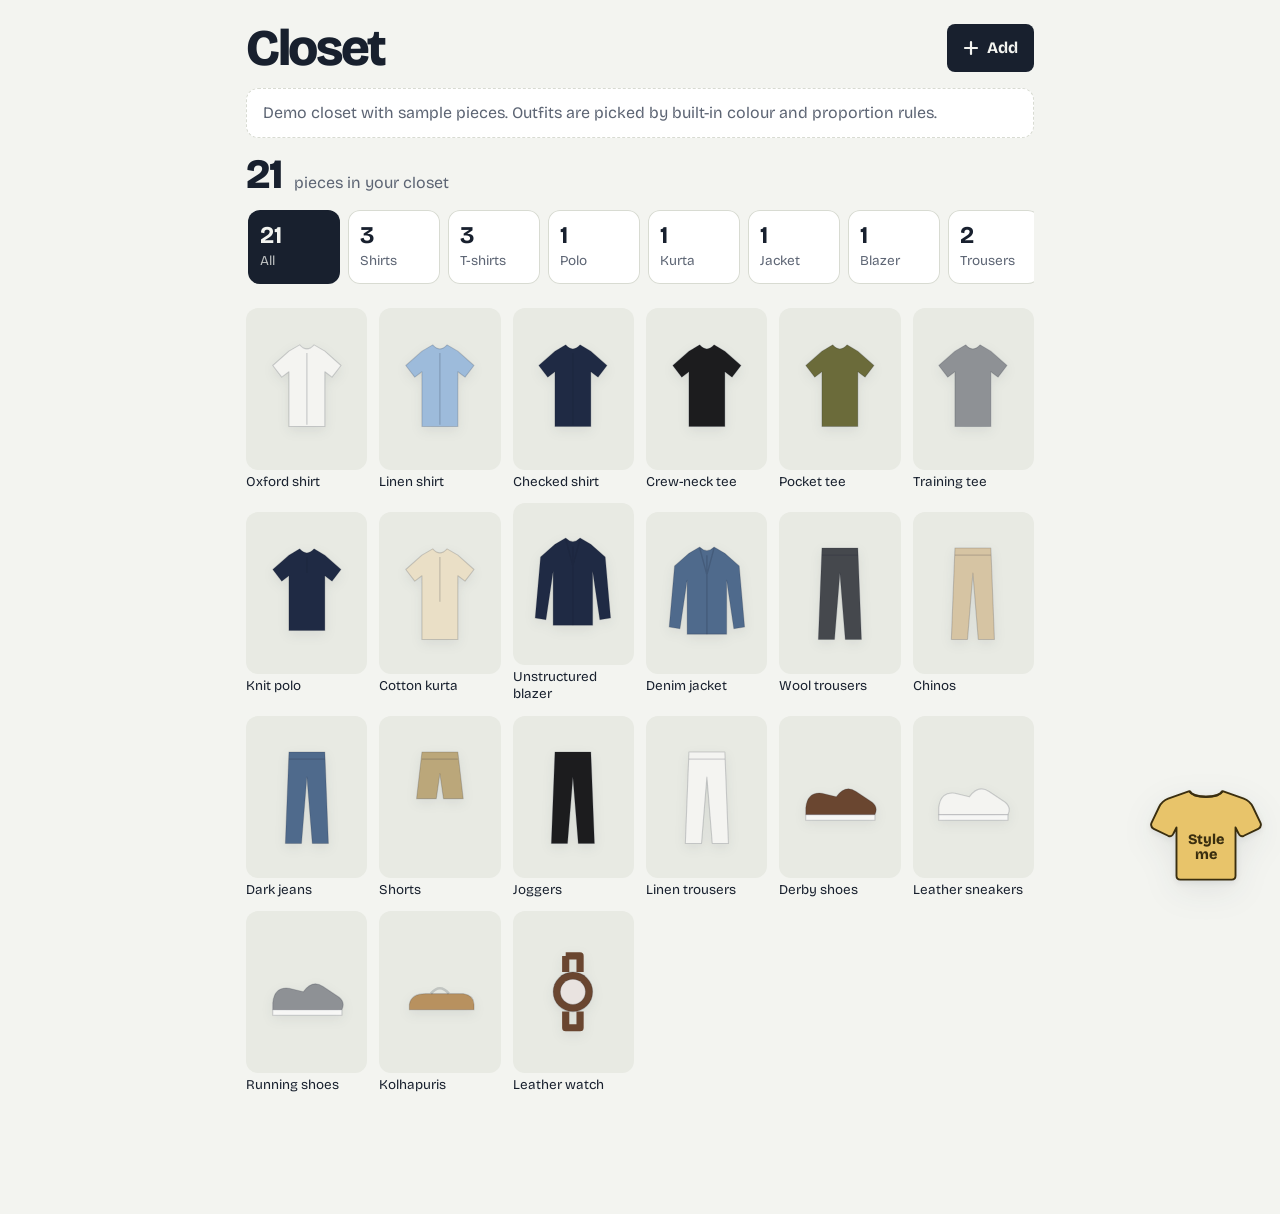
<file: play/closet/index.html>
<!doctype html>
<html lang="en">
<head>
<script>if(/[?&]inset=1/.test(location.search))document.documentElement.classList.add("embedded");if(/[?&]frame=1/.test(location.search))document.documentElement.classList.add("framed")</script>
<script>try{Object.defineProperty(window,"claude",{value:undefined,configurable:true,writable:true})}catch(e){try{window.claude=undefined}catch(_){}}</script><meta name="robots" content="noindex"><style>body{margin:0}img{max-width:100%}[hidden]{display:none!important}html,body,*{scrollbar-width:none;-ms-overflow-style:none}*::-webkit-scrollbar{display:none;width:0;height:0}</style>
<meta charset="utf-8">
<meta name="viewport" content="width=device-width, initial-scale=1, viewport-fit=cover">
<title>Closet</title>
<link rel="preconnect" href="https://fonts.googleapis.com">
<link rel="preconnect" href="https://fonts.gstatic.com" crossorigin>
<link href="https://fonts.googleapis.com/css2?family=Bricolage+Grotesque:opsz,wght@12..96,400;12..96,500;12..96,600;12..96,700;12..96,800&display=swap" rel="stylesheet">
<style>
:root{
  --paper:#F3F4F0;--card:#FFFFFF;--tile:#E8EAE3;--ink:#18202E;--muted:#5D6574;--line:#D8DBD2;
  --tag:#E8C46A;--tag-ink:#3A2E0F;--thread:#B5432F;--ok:#2F6B4F;--shade:rgba(24,32,46,.08);
  box-sizing:border-box;padding-top:env(safe-area-inset-top,0px);padding-bottom:env(safe-area-inset-bottom,0px);
}
@media (prefers-color-scheme:dark){:root:not([data-theme="light"]){
  --paper:#11151C;--card:#1A1F29;--tile:#232A36;--ink:#ECEEE8;--muted:#9AA1AE;--line:#2B3240;
  --tag:#D6B35C;--tag-ink:#231B06;--thread:#E0735E;--ok:#6CC49A;--shade:rgba(0,0,0,.35)}}
:root[data-theme="dark"]{--paper:#11151C;--card:#1A1F29;--tile:#232A36;--ink:#ECEEE8;--muted:#9AA1AE;--line:#2B3240;
  --tag:#D6B35C;--tag-ink:#231B06;--thread:#E0735E;--ok:#6CC49A;--shade:rgba(0,0,0,.35)}
*,*::before,*::after{box-sizing:border-box}
html{scroll-padding-top:env(safe-area-inset-top,0px)}
body{margin:0;background:var(--paper);color:var(--ink);font-family:"Bricolage Grotesque",system-ui,-apple-system,"Segoe UI",Roboto,sans-serif;font-size:16px;line-height:1.5;-webkit-font-smoothing:antialiased}
img{max-width:100%;display:block}
button,input,select,textarea{font:inherit;color:inherit}
:focus-visible{outline:2px solid var(--thread);outline-offset:2px}
[hidden]{display:none!important}
.wrap{max-width:820px;margin:0 auto;padding:16px 16px 96px}

header.top{display:flex;align-items:center;justify-content:space-between;gap:12px;margin:8px 0 16px}
.brand{font-size:clamp(2.2rem,9vw,3.2rem);font-weight:800;letter-spacing:-.045em;line-height:.9;margin:0}
.btn{border:0;border-radius:8px;padding:12px 16px;font-weight:700;cursor:pointer;background:var(--ink);color:var(--paper);white-space:nowrap;display:inline-flex;align-items:center;gap:8px}
.btn:disabled{opacity:.45;cursor:default}
.btn.ghost{background:transparent;color:var(--ink);box-shadow:inset 0 0 0 1px var(--line)}
.btn.danger{background:transparent;color:var(--thread);box-shadow:inset 0 0 0 1px var(--thread)}
.btn.small{padding:8px 12px;font-size:.9rem;font-weight:600}
.notice{background:var(--card);border:1px dashed var(--line);border-radius:12px;padding:12px 16px;color:var(--muted);margin-bottom:16px}
.notice:empty{display:none}

/* summary */
.summary{margin-bottom:16px}
.total{display:flex;align-items:baseline;gap:12px;margin:0 0 12px}
.total b{font-size:2.6rem;font-weight:800;letter-spacing:-.04em;line-height:1}
.total span{color:var(--muted)}
.cats{display:flex;gap:8px;overflow-x:auto;padding:2px 2px 8px;scrollbar-width:thin}
.cat{flex:none;min-width:92px;text-align:left;border:0;cursor:pointer;background:var(--card);border-radius:12px;padding:12px 12px;box-shadow:inset 0 0 0 1px var(--line)}
.cat b{display:block;font-size:1.5rem;font-weight:700;line-height:1.1}
.cat span{font-size:.85rem;color:var(--muted)}
.cat[aria-pressed="true"]{background:var(--ink);color:var(--paper);box-shadow:none}
.cat[aria-pressed="true"] span{color:inherit;opacity:.75}

/* closet grid */
.grid{display:grid;grid-template-columns:repeat(auto-fill,minmax(104px,1fr));gap:12px}
.item{border:0;padding:0;text-align:left;cursor:pointer;background:none}
.tilebox{position:relative;aspect-ratio:3/4;border-radius:12px;background:var(--tile);display:grid;place-items:center;overflow:hidden}
.tilebox img{position:absolute;inset:0;width:100%;height:100%}
.tilebox img.cut{object-fit:contain;filter:drop-shadow(0 4px 6px var(--shade))}
.tilebox img.photo{object-fit:cover}
.swatch{width:44%;aspect-ratio:1;border-radius:50%;box-shadow:inset 0 0 0 1px var(--line)}
.item .nm{font-size:.84rem;line-height:1.3;margin-top:4px;display:-webkit-box;-webkit-line-clamp:2;-webkit-box-orient:vertical;overflow:hidden}
.empty{text-align:center;padding:32px 16px;background:var(--card);border-radius:16px;box-shadow:0 1px 0 var(--line)}
.empty p{color:var(--muted);margin:8px auto 16px;max-width:36ch}
.foot{margin-top:24px;text-align:center}
.linkbtn{border:0;background:none;padding:4px 0;color:var(--muted);cursor:pointer;text-decoration:underline;text-underline-offset:3px}

/* FAB */
.fab{position:fixed;right:max(18px,env(safe-area-inset-right,0px));bottom:calc(18px + env(safe-area-inset-bottom,0px));z-index:5;
  border:0;cursor:pointer;background:var(--tag);color:var(--tag-ink);font-weight:800;font-size:1.05rem;
  padding:16px 24px 16px 36px;clip-path:polygon(18px 0,100% 0,100% 100%,18px 100%,0 50%);
  filter:drop-shadow(0 6px 14px var(--shade))}
.fab::before{content:none}
.fab:disabled{opacity:.5}
.fab{clip-path:none!important;padding:0!important;background:transparent!important;width:112px;height:94px;display:grid;place-items:center;
  filter:drop-shadow(0 10px 16px var(--shade)) drop-shadow(0 2px 3px var(--shade))!important;-webkit-tap-highlight-color:transparent;
  transition:transform .45s cubic-bezier(.34,1.56,.64,1)}
.fab .tee{position:absolute;inset:0;width:100%;height:100%;overflow:visible}
.fab .tee path{fill:var(--tag);stroke:var(--tag-ink);stroke-width:2.5;stroke-linejoin:round}
.fab .tee .collar{fill:none;stroke-width:3}
.fab .lbl{position:relative;margin-top:24px;font-size:.9rem;line-height:1.05;font-weight:800;color:var(--tag-ink);text-align:center;letter-spacing:-.01em}
.fab:not(:disabled):hover{transform:translateY(-3px) rotate(-3deg)}
.fab:not(:disabled):active{transform:scale(.94)}
.fab:focus-visible{outline:none}.fab:focus-visible .tee path:first-child{stroke:var(--ink);stroke-width:4}
html.embedded .fab{bottom:calc(84px + env(safe-area-inset-bottom,0px))}
html.framed .fab{right:26px;bottom:34px}
@media (prefers-reduced-motion:no-preference){.fab:not(:disabled){animation:teesway 3.2s ease-in-out 1s 2}
 @keyframes teesway{0%,100%{transform:none}20%{transform:rotate(-5deg)}40%{transform:rotate(4deg)}60%{transform:rotate(-2deg)}}}

/* dialogs */
dialog{border:0;padding:0;background:var(--card);color:var(--ink)}
dialog::backdrop{background:rgba(10,14,20,.55)}
dialog.sheet{border-radius:24px;width:min(520px,calc(100% - 20px));max-height:calc(100% - 20px)}
.sheetin{padding:16px;overflow:auto;max-height:calc(100vh - 20px)}
.sheetin h2{margin:0 0 4px;font-size:1.3rem}
.sub{color:var(--muted);margin:0 0 16px;font-size:.92rem}
.preview{display:flex;gap:16px;align-items:flex-start;margin-bottom:16px}
.preview .tilebox{width:120px;flex:none;cursor:pointer;color:var(--muted);font-size:.85rem;text-align:center;padding:0}
.toggle{display:flex;align-items:center;gap:8px;font-weight:600;font-size:.92rem;cursor:pointer;margin-bottom:8px}
.toggle input{width:18px;height:18px;accent-color:var(--ink)}
.field{margin-bottom:16px}
.field label,.field .lbl{display:block;font-weight:600;font-size:.92rem;margin-bottom:8px}
.field input[type=text],.field input[type=date]{width:100%;background:var(--paper);border:1px solid var(--line);border-radius:8px;padding:12px 12px}
.chips{display:flex;flex-wrap:wrap;gap:8px}
.colrow{display:flex;gap:8px;align-items:center}
.colrow input{flex:1;min-width:0}
.cswatch{flex:none;width:40px;height:40px;border-radius:8px;box-shadow:inset 0 0 0 1px var(--line);background:var(--paper)}
.chip{border:0;background:var(--paper);box-shadow:inset 0 0 0 1px var(--line);border-radius:999px;padding:8px 12px;cursor:pointer;white-space:nowrap;font-size:.9rem}
.chip[aria-pressed="true"]{background:var(--ink);color:var(--paper);box-shadow:none}
.actions{display:flex;gap:8px;justify-content:flex-end;flex-wrap:wrap;margin-top:8px;position:sticky;bottom:0;background:var(--card);padding-top:12px}
.err{color:var(--thread);font-size:.9rem;min-height:1.2em;margin:0 0 8px}
.facts{display:grid;grid-template-columns:auto 1fr;gap:4px 16px;margin:0 0 12px;font-size:.95rem}
.facts dt{color:var(--muted)}.facts dd{margin:0}
.detailimg{width:min(240px,70%);margin:0 auto 16px}

/* Dress me */
dialog.full{width:100%;height:100%;max-width:100%;max-height:100%;margin:0;border-radius:0}
@media (min-width:700px){dialog.full{width:min(560px,100%);height:min(900px,calc(100% - 32px));margin:auto;border-radius:24px}}
.dress{height:100%;display:flex;flex-direction:column;padding:calc(12px + env(safe-area-inset-top,0px)) 16px calc(16px + env(safe-area-inset-bottom,0px))}
.dhead{display:flex;justify-content:space-between;align-items:center;margin-bottom:12px}
.dhead h2{margin:0;font-size:1.35rem;letter-spacing:-.02em}
.iconbtn{border:0;background:var(--paper);width:38px;height:38px;border-radius:50%;cursor:pointer;display:grid;place-items:center}
.occs{display:flex;gap:8px;overflow-x:auto;padding:4px 2px 12px;flex:none}
.htag{flex:none;position:relative;border:0;cursor:pointer;background:var(--paper);color:var(--ink);padding:8px 16px 8px 32px;font-weight:600;
  clip-path:polygon(13px 0,100% 0,100% 100%,13px 100%,0 50%);box-shadow:inset 0 0 0 1px var(--line)}
.htag::before{content:"";position:absolute;left:12px;top:50%;width:6px;height:6px;margin-top:-4px;border-radius:50%;background:var(--card);box-shadow:inset 0 0 0 1px var(--line)}
.htag[aria-pressed="true"]{background:var(--tag);color:var(--tag-ink);box-shadow:none}
.noteline{display:flex;gap:8px;margin-bottom:12px;flex:none}
.noteline input{flex:1;min-width:0;background:var(--paper);border:1px solid var(--line);border-radius:8px;padding:8px 12px}
.stage{flex:1;min-height:0;position:relative}
.ocard{position:absolute;inset:0;background:var(--paper);border-radius:24px;display:flex;flex-direction:column;overflow:hidden;touch-action:pan-y;user-select:none;will-change:transform}
.ocard.anim{transition:transform .28s ease,opacity .28s ease}
.flat{flex:1;min-height:0;display:grid;grid-template-columns:1.55fr 1fr;gap:8px;padding:12px}
.flat .col{display:flex;flex-direction:column;gap:8px;min-height:0}
.flat .col.side{justify-content:flex-end}
.flat .tilebox{aspect-ratio:auto;flex:1;min-height:0;background:var(--card)}
.flat .col.side .tilebox{flex:0 1 32%}
.obar{display:flex;align-items:center;justify-content:space-between;gap:12px;padding:2px 12px 12px 16px;flex:none}
.obar h3{margin:0;font-size:1.15rem;letter-spacing:-.01em;line-height:1.25}
.qbtn{flex:none;width:36px;height:36px;border-radius:50%;border:0;cursor:pointer;background:var(--card);color:var(--ink);font-weight:800;font-size:1.05rem;box-shadow:inset 0 0 0 1px var(--line)}
.qbtn[aria-expanded="true"]{background:var(--ink);color:var(--paper);box-shadow:none}
.why{position:absolute;left:10px;right:10px;bottom:62px;max-height:calc(100% - 82px);overflow:auto;background:var(--card);border-radius:16px;padding:16px 16px;box-shadow:0 10px 30px var(--shade),inset 0 0 0 1px var(--line)}
.why .for{font-weight:700;font-size:.92rem;margin:0 0 2px}
.why .for~.for{margin-top:12px}
.why p{margin:0;color:var(--muted)}
.why ul{margin:8px 0 0;padding-left:16px;color:var(--muted);font-size:.9rem}
.stamp{position:absolute;top:18px;padding:4px 12px;border-radius:8px;font-weight:800;font-size:1.3rem;opacity:0;pointer-events:none;border:3px solid}
.stamp.no{right:18px;color:var(--thread);transform:rotate(8deg)}
.stamp.yes{left:18px;color:var(--ok);transform:rotate(-8deg)}
.msg{position:absolute;inset:0;display:grid;place-items:center;text-align:center;padding:24px;color:var(--muted);background:var(--paper);border-radius:24px}
.msg h3{color:var(--ink);margin:0 0 8px}
.dots::after{content:"";animation:dots 1.2s steps(4) infinite}
@keyframes dots{0%{content:""}25%{content:"."}50%{content:".."}75%{content:"..."}}
.decide{display:flex;justify-content:center;gap:32px;padding-top:16px;flex:none}
.round{width:64px;height:64px;border-radius:50%;border:0;cursor:pointer;display:grid;place-items:center;box-shadow:0 4px 14px var(--shade)}
.round.no{background:var(--card);color:var(--thread);box-shadow:inset 0 0 0 2px var(--thread),0 4px 14px var(--shade)}
.round.yes{background:var(--ok);color:#fff}
.round:disabled{opacity:.4}
.decide label{display:block;text-align:center;font-size:.8rem;color:var(--muted);margin-top:4px}
@media (prefers-reduced-motion:reduce){.ocard.anim{transition:none}.dots::after{animation:none;content:"..."}}
</style>
</head>
<body>
<div class="wrap">
  <header class="top">
    <h1 class="brand">Closet</h1>
    <button class="btn" id="addBtn"><svg width="16" height="16" viewBox="0 0 16 16" aria-hidden="true"><path d="M8 2v12M2 8h12" stroke="currentColor" stroke-width="2.2" stroke-linecap="round"/></svg>Add</button>
  </header>
  <div class="notice" id="notice"></div>
  <section class="summary" id="summary" hidden>
    <p class="total"><b id="total">0</b><span id="totalLbl">pieces in your closet</span></p>
    <div class="cats" id="cats"></div>
  </section>
  <div id="grid"></div>
  <div class="foot"><button class="btn ghost small" id="tidyBtn" hidden></button><p class="sub" id="tidyStatus" style="margin:8px 0 16px" aria-live="polite"></p><button class="linkbtn" id="discBtn" hidden></button></div>
</div>

<button class="fab" id="fab" disabled aria-label="Style me"><svg class="tee" viewBox="0 0 148 124" aria-hidden="true"><path d="M52 4 C58 14 90 14 96 4 L124 14 Q132 17 136 25 L146 46 Q148 51 143 54 L124 63 Q119 65 117 60 L113 52 L113 116 Q113 121 108 121 L40 121 Q35 121 35 116 L35 52 L31 60 Q29 65 24 63 L5 54 Q0 51 2 46 L12 25 Q16 17 24 14 Z"/><path class="collar" d="M52 4 C58 14 90 14 96 4"/></svg><span class="lbl">Style<br>me</span></button>
<input type="file" id="fileIn" accept="image/*" multiple hidden>

<!-- Add / edit -->
<dialog class="sheet" id="formSheet"><div class="sheetin">
  <h2 id="formTitle">Add an item</h2>
    <div class="preview">
    <div class="tilebox" id="photoBox" tabindex="0" role="button" aria-label="Choose photo">Tap to add a photo</div>
    <div style="flex:1;min-width:0">
      <label class="toggle" id="bgWrap"><input type="checkbox" id="bgOn" checked>Clean up photo</label>
      <p class="sub" id="bgStatus" style="margin:0 0 12px"></p>
      <button type="button" class="btn ghost small" id="autoBtn" hidden>Fill details from photo</button>
      <p class="sub" id="autoStatus" style="margin-top:8px"></p>
    </div>
  </div>
  <div class="field"><span class="lbl">Type</span><div class="chips" id="catChips"></div></div>
  <div class="field"><label for="color">Main colour</label><div class="colrow"><span class="cswatch" id="cswatch" aria-hidden="true"></span><input type="text" id="color" list="colors" placeholder="Navy, white, olive…"></div><p class="sub" id="colorStatus" style="margin:8px 0 0"></p></div>
  <datalist id="colors"><option>White<option>Off-white<option>Cream<option>Light grey<option>Grey<option>Charcoal<option>Black<option>Navy<option>Blue<option>Royal blue<option>Light blue<option>Sky blue<option>Denim blue<option>Light denim<option>Teal<option>Olive<option>Green<option>Bottle green<option>Mint<option>Sage<option>Khaki<option>Beige<option>Tan<option>Camel<option>Brown<option>Dark brown<option>Maroon<option>Burgundy<option>Red<option>Rust<option>Orange<option>Mustard<option>Yellow<option>Pink<option>Dusty pink<option>Rose<option>Lavender<option>Purple</datalist>
  <div class="field"><span class="lbl">Good for</span><div class="chips" id="styleChips"></div></div>
  <div class="field"><label for="name">Name (optional)</label><input type="text" id="name" placeholder="e.g. Linen shirt, slim chinos" maxlength="60"></div>
  <div class="field"><span class="lbl">Fit</span><div class="chips" id="fitChips"></div></div>
  <div class="field"><span class="lbl">Pattern</span><div class="chips" id="patChips"></div></div>
  <p class="err" id="formErr"></p>
  <div class="actions">
    <button type="button" class="btn ghost" id="skipBtn">Cancel</button>
    <button type="button" class="btn" id="saveBtn">Save item</button>
  </div>
</div></dialog>

<!-- Detail -->
<dialog class="sheet" id="detailSheet"><div class="sheetin">
  <div class="tilebox detailimg" id="dImg"></div>
  <h2 id="dTitle"></h2>
  <dl class="facts" id="dFacts"></dl>
  <div class="actions" id="dActions"></div>
</div></dialog>

<!-- Dress me -->
<dialog class="full" id="dressSheet"><div class="dress">
  <div class="dhead"><h2>What's the occasion?</h2>
    <button class="iconbtn" id="dressClose" aria-label="Close"><svg width="14" height="14" viewBox="0 0 14 14"><path d="M2 2l10 10M12 2L2 12" stroke="currentColor" stroke-width="2" stroke-linecap="round"/></svg></button></div>
  <div class="occs" id="occs"></div>
  <div class="noteline"><input id="note" type="text" maxlength="140" placeholder="Anything else? e.g. rainy, rooftop, want to look sharp"><button class="btn small ghost" id="noteGo">Apply</button></div>
  <div class="stage" id="stage"><div class="msg"><div><h3>Pick an occasion</h3>Outfits appear here. Swipe right to wear one, left for another.</div></div></div>
  <div class="decide">
    <div><button class="round no" id="noBtn" disabled aria-label="Not this one"><svg width="24" height="24" viewBox="0 0 24 24"><path d="M6 6l12 12M18 6L6 18" stroke="currentColor" stroke-width="2.6" stroke-linecap="round"/></svg></button><label>Not this</label></div>
    <div><button class="round yes" id="yesBtn" disabled aria-label="Wear this"><svg width="26" height="26" viewBox="0 0 24 24"><path d="M5 12.5l4.5 4.5L19 7.5" fill="none" stroke="currentColor" stroke-width="2.6" stroke-linecap="round" stroke-linejoin="round"/></svg></button><label>Wear this</label></div>
  </div>
</div></dialog>

<script>
/* ============ constants ============ */
const WASM_ID='4f82b562690bc20eb572eba2020f36af', MODEL_ID='4025ad7647f4a2cedddf6aaf0a8a672f';
const ORT_URL='https://cdn.jsdelivr.net/npm/onnxruntime-web@1.20.1/dist/ort.bundle.min.mjs';
const CATS=[
 ['shirt','Shirts','Shirt','top'],['tshirt','T-shirts','T-shirt','top'],['polo','Polos','Polo','top'],['kurta','Kurtas','Kurta','top'],
 ['sweater','Sweaters','Sweater','layer'],['jacket','Jackets','Jacket','layer'],['blazer','Blazers','Blazer','layer'],
 ['pants','Trousers','Trousers','bottom'],['jeans','Jeans','Jeans','bottom'],['chinos','Chinos','Chinos','bottom'],['shorts','Shorts','Shorts','bottom'],['joggers','Joggers','Joggers','bottom'],
 ['formal-shoes','Formal shoes','Formal shoes','shoes'],['sneakers','Sneakers','Sneakers','shoes'],['sports-shoes','Sports shoes','Sports shoes','shoes'],['sandals','Sandals','Sandals','shoes'],
 ['accessory','Accessories','Accessory','acc']
].map(([id,plural,label,slot])=>({id,plural,label,slot}));
const CAT=Object.fromEntries(CATS.map(c=>[c.id,c]));
const STYLES=['Formal','Smart casual','Casual','Sporty','Ethnic'];
const FITS=['Slim','Regular','Relaxed'],PATTERNS=['Solid','Textured','Striped','Checked','Printed'];
const OCC=[
 ['office','Office',['Formal','Smart casual']],['dinner','Dinner',['Smart casual','Casual']],['party','Party',['Smart casual','Casual']],
 ['date','Date night',['Smart casual']],['gym','Gym',['Sporty']],['casual','Day out',['Casual','Smart casual']],
 ['travel','Travel',['Casual','Sporty']],['wedding','Wedding / festive',['Ethnic','Formal']]
].map(([id,label,styles])=>({id,label,styles}));
const SLOT_ORDER={top:0,layer:1,bottom:2,shoes:3,acc:4};
const DAY=864e5,STUDIO_V=1;
const PALETTE=[['White','#F4F4F1'],['Off-white','#E9E4D6'],['Cream','#EADFC6'],['Light grey','#C4C6C8'],['Grey','#8E9195'],['Charcoal','#45484D'],['Black','#1C1C1E'],['Navy','#1F2A44'],['Blue','#2F5DA8'],['Royal blue','#2446A6'],['Light blue','#9DBBDB'],['Sky blue','#7FB6E6'],['Denim blue','#4F6A8C'],['Light denim','#7F95AE'],['Teal','#1F6E70'],['Olive','#6B6B3A'],['Green','#3E7B4E'],['Bottle green','#1F4733'],['Mint','#A9D9C0'],['Sage','#9AAA8C'],['Khaki','#BBA77A'],['Beige','#D6C4A3'],['Tan','#B8915F'],['Camel','#A9794B'],['Brown','#6A4630'],['Dark brown','#3F2A1E'],['Maroon','#5E1F28'],['Burgundy','#6D2233'],['Red','#B3262E'],['Rust','#A4502C'],['Orange','#D9772E'],['Mustard','#C9A02B'],['Yellow','#E5CF4A'],['Pink','#E7A3B5'],['Dusty pink','#C99AA0'],['Rose','#B05A74'],['Lavender','#B6A6D2'],['Purple','#5E3C7E']].map(([name,hex])=>({name,hex,lab:hexLab(hex)}));
const $=id=>document.getElementById(id);
const today=()=>new Date().toISOString().slice(0,10);

/* ============ state ============ */
let all=[],itemsCol=null,logRef=null,log=[],assets=null,sample=null,canImages=false,ready=false;
let filter='all',showDiscarded=false,tidying=false;
const active=()=>all.filter(i=>!i.discardedAt);
const slotOf=i=>CAT[i.category]?.slot;
const catLabel=i=>CAT[i.category]?.label||'Item';
const title=i=>i.name||[i.color,catLabel(i)].filter(Boolean).join(' ');
const daysSince=t=>t?Math.floor((Date.now()-t)/DAY):null;
function notice(t){$('notice').textContent=t||'';}

/* ============ tiles ============ */
/* demo: draw a garment silhouette when there is no photo */
function silhouette(i){
  const slot=slotOf(i),cat=i.category,col=cssColor(i.color),st='rgba(24,32,46,.18)';
  let p='';
  if(slot==='top'){const long=cat==='kurta';p=`<path d="M30 18 L42 11 Q50 20 58 11 L70 18 L88 34 L78 47 L70 41 L70 ${long?112:102} L30 ${long?112:102} L30 41 L22 47 L12 34 Z"/>`+(cat==='shirt'||cat==='polo'||cat==='kurta'?`<path d="M50 20 L50 ${cat==='polo'?38:long?70:100}" fill="none" stroke="${st}" stroke-width="1.5"/>`:'');}
  else if(slot==='layer'){p=`<path d="M30 16 L42 9 Q50 17 58 9 L70 16 L86 30 L92 98 L80 100 L72 46 L72 106 L28 106 L28 46 L20 100 L8 98 L14 30 Z"/>`+(cat==='sweater'?'':`<path d="M50 18 L50 106 M42 10 L50 40 L58 10" fill="none" stroke="${st}" stroke-width="1.5"/>`);}
  else if(slot==='bottom'){const short=cat==='shorts';p=`<path d="M30 10 L70 10 L${short?76:74} ${short?62:112} L${short?54:56} ${short?62:112} L50 ${short?34:38} L${short?46:44} ${short?62:112} L${short?24:26} ${short?62:112} Z"/><path d="M30 18 L70 18" fill="none" stroke="${st}" stroke-width="1.5"/>`;}
  else if(slot==='shoes'){p=cat==='sandals'?`<path d="M16 74 Q18 62 34 62 L76 62 Q88 64 88 74 L88 80 L16 80 Z"/><path d="M40 62 Q50 50 60 62" fill="none" stroke="${st}" stroke-width="3"/>`:`<path d="M12 72 Q14 54 30 56 L46 60 Q56 46 68 54 L86 66 Q93 72 89 80 L12 80 Z"/><path d="M12 80 L89 80 L89 86 L12 86 Z" fill="rgba(255,255,255,.75)" stroke="${st}"/>`;}
  else{p=`<circle cx="50" cy="60" r="22"/><path d="M42 20 L58 20 L58 38 M42 20 L42 38 M42 82 L42 100 L58 100 L58 82" fill="none" stroke="${col}" stroke-width="8"/><circle cx="50" cy="60" r="14" fill="rgba(255,255,255,.85)"/>`;}
  return `<svg viewBox="0 0 100 120" width="74%" height="74%" aria-hidden="true" style="filter:drop-shadow(0 4px 6px var(--shade))"><g fill="${col}" stroke="${st}" stroke-width="1.2" stroke-linejoin="round">${p}</g></svg>`;
}
function tile(i,extra){
  const d=document.createElement('div');d.className='tilebox'+(extra?' '+extra:'');
  const id=i.cutout||i.photo;
  if(id){const im=new Image();im.loading='lazy';im.alt=title(i);im.src='/_blob/'+id;im.className=i.cutout?'cut':'photo';d.append(im);}
  else{d.insertAdjacentHTML('beforeend',silhouette(i));}
  return d;
}
function cssColor(c){
  if(!c)return'var(--line)';const k=c.toLowerCase().replace(/[^a-z]/g,'');
  const m={navy:'#1f2c4d',olive:'#6b6b3a',beige:'#d8c7a6',maroon:'#6a1f2b',tan:'#c19a6b',denimblue:'#48648c',lightblue:'#a9c6e3',khaki:'#bda878',cream:'#efe6d2',charcoal:'#36393f',mustard:'#d0a22a',rust:'#a4502c',burgundy:'#6d2233',offwhite:'#f1efe8'};
  const pm=PALETTE.find(p=>p.name.toLowerCase().replace(/[^a-z]/g,'')===k);if(pm)return pm.hex;
  if(m[k])return m[k];const t=document.createElement('span');t.style.color=k;return t.style.color?k:'var(--line)';
}

/* ============ closet render ============ */
function render(){
  const items=active(),disc=all.filter(i=>i.discardedAt);
  $('fab').disabled=!items.length;
  $('summary').hidden=!items.length||showDiscarded;
  $('total').textContent=items.length;$('totalLbl').textContent=items.length===1?'piece in your closet':'pieces in your closet';
  const counts={};items.forEach(i=>counts[i.category]=(counts[i.category]||0)+1);
  if(filter!=='all'&&!counts[filter])filter='all';
  const cats=$('cats');cats.textContent='';
  const mk=(id,n,label)=>{const b=document.createElement('button');b.className='cat';b.setAttribute('aria-pressed',filter===id);
    b.innerHTML='<b></b><span></span>';b.firstChild.textContent=n;b.lastChild.textContent=label;b.onclick=()=>{filter=filter===id?'all':id;render();};cats.append(b);};
  mk('all',items.length,'All');
  CATS.filter(c=>counts[c.id]).forEach(c=>mk(c.id,counts[c.id],counts[c.id]===1?c.label:c.plural));

  const stale=all.filter(i=>i.photo&&(i.studio||0)<STUDIO_V);
  const tb=$('tidyBtn');tb.hidden=!stale.length||!assets||tidying||showDiscarded;
  tb.textContent=`Clean up ${stale.length} older ${stale.length===1?'photo':'photos'}`;
  const db=$('discBtn');db.hidden=!disc.length&&!showDiscarded;
  db.textContent=showDiscarded?'Back to closet':`Discarded (${disc.length})`;

  const g=$('grid');g.textContent='';
  const list=(showDiscarded?disc:items).filter(i=>showDiscarded||filter==='all'||i.category===filter)
    .sort((a,b)=>(SLOT_ORDER[slotOf(a)]??9)-(SLOT_ORDER[slotOf(b)]??9)||(b.addedAt||0)-(a.addedAt||0));
  if(!list.length){
    if(!ready)return;
    const e=document.createElement('div');e.className='empty';
    e.innerHTML=showDiscarded?'<h3 style="margin:0">Nothing discarded</h3>':'<h3 style="margin:0">Your closet is empty</h3><p>Add photos of your shirts, trousers, shoes and the rest. Each one is cleaned up automatically.</p>';
    if(!showDiscarded){const b=document.createElement('button');b.className='btn';b.textContent='Add clothes';b.onclick=startAdd;e.append(b);}
    g.append(e);return;
  }
  const wrap=document.createElement('div');wrap.className='grid';
  list.forEach(i=>{const b=document.createElement('button');b.className='item';b.append(tile(i));
    const n=document.createElement('div');n.className='nm';n.textContent=title(i);b.append(n);b.onclick=()=>openDetail(i.id);wrap.append(b);});
  g.append(wrap);
}
$('discBtn').onclick=()=>{showDiscarded=!showDiscarded;render();scrollTo(0,0);};

/* ============ storage (demo: sample pieces in this browser) ============ */
const CLOSET_SEED=[
 ['shirt','White',['Formal','Smart casual'],'Slim','Solid','Oxford shirt'],
 ['shirt','Light blue',['Smart casual','Casual'],'Regular','Solid','Linen shirt'],
 ['shirt','Navy',['Casual','Smart casual'],'Regular','Checked','Checked shirt'],
 ['tshirt','Black',['Casual','Sporty'],'Regular','Solid','Crew-neck tee'],
 ['tshirt','Olive',['Casual'],'Relaxed','Solid','Pocket tee'],
 ['tshirt','Grey',['Sporty'],'Regular','Solid','Training tee'],
 ['polo','Navy',['Smart casual','Casual'],'Slim','Textured','Knit polo'],
 ['kurta','Cream',['Ethnic'],'Regular','Textured','Cotton kurta'],
 ['blazer','Navy',['Formal','Smart casual'],'Slim','Solid','Unstructured blazer'],
 ['jacket','Denim blue',['Casual'],'Regular','Solid','Denim jacket'],
 ['pants','Charcoal',['Formal','Smart casual'],'Slim','Solid','Wool trousers'],
 ['chinos','Beige',['Smart casual','Casual'],'Slim','Solid','Chinos'],
 ['jeans','Denim blue',['Casual','Smart casual'],'Slim','Solid','Dark jeans'],
 ['shorts','Khaki',['Casual'],'Regular','Solid','Shorts'],
 ['joggers','Black',['Sporty','Casual'],'Relaxed','Solid','Joggers'],
 ['pants','White',['Ethnic','Smart casual'],'Relaxed','Solid','Linen trousers'],
 ['formal-shoes','Brown',['Formal','Smart casual'],null,null,'Derby shoes'],
 ['sneakers','White',['Casual','Smart casual'],null,null,'Leather sneakers'],
 ['sports-shoes','Grey',['Sporty'],null,null,'Running shoes'],
 ['sandals','Tan',['Ethnic','Casual'],null,null,'Kolhapuris'],
 ['accessory','Brown',['Formal','Smart casual'],null,null,'Leather watch']
].map(([category,color,styles,fit,pattern,name],k)=>({id:'d'+k,category,color,styles,fit,pattern,name,photo:null,cutout:null,studio:0,addedAt:Date.now()-k*36e5,discardedAt:null}));
(async()=>{
  const K='closet-demo-items',KL='closet-demo-log';
  let items=null;try{items=JSON.parse(localStorage.getItem(K)||'null');}catch(e){}
  if(!Array.isArray(items))items=CLOSET_SEED.map(x=>({...x}));
  try{log=JSON.parse(localStorage.getItem(KL)||'[]');}catch(e){log=[];}
  const save=()=>{try{localStorage.setItem(K,JSON.stringify(items));}catch(e){}};
  const emit=()=>{all=items.map(x=>({...x}));ready=true;render();};
  itemsCol={
    add:async d=>{items.push({id:'u'+Date.now().toString(36),...d});save();emit();},
    doc:id=>({update:async d=>{items=items.map(x=>x.id===id?{...x,...d}:x);save();emit();},delete:async()=>{items=items.filter(x=>x.id!==id);save();emit();}})
  };
  logRef={set:async d=>{log=d.entries||[];try{localStorage.setItem(KL,JSON.stringify(log));}catch(e){}}};
  notice('Demo closet with sample pieces. Outfits are picked by built-in colour and proportion rules.');
  emit();
})();
let writeChain=Promise.resolve();
const serial=fn=>(writeChain=writeChain.then(fn,fn));

/* ============ background removal ============ */
let seg=null,runChain=Promise.resolve();
async function gunzipB64(id){
  const r=await fetch('/_blob/'+id);if(!r.ok)throw new Error('asset');
  const bin=Uint8Array.from(atob((await r.text()).trim()),c=>c.charCodeAt(0));
  return new Uint8Array(await new Response(new Blob([bin]).stream().pipeThrough(new DecompressionStream('gzip'))).arrayBuffer());
}
function getSeg(){
  if(!seg){seg=(async()=>{
    const ort=await import(ORT_URL);
    const [w,m]=await Promise.all([gunzipB64(WASM_ID),gunzipB64(MODEL_ID)]);
    ort.env.wasm.wasmBinary=w.buffer;ort.env.wasm.numThreads=1;ort.env.wasm.proxy=false;
    const sess=await ort.InferenceSession.create(m,{executionProviders:['wasm']});
    return{ort,sess};
  })();seg.catch(()=>{seg=null;});}
  return seg;
}
/* ============ studio clean-up ============
   Same garment, tidier picture: cut out, straighten, even the lighting,
   trim edge halo, and place on a uniform 3:4 canvas. No pixels are invented. */
const OUT_W=600,OUT_H=800,PAD=.07;
function boxBlur(src,w,h,r,out){ // separable box blur, single channel Float32Array
  const tmp=new Float32Array(w*h),d=2*r+1;out=out||new Float32Array(w*h);
  for(let y=0;y<h;y++){let s=0;const o=y*w;
    for(let x=-r;x<=r;x++)s+=src[o+Math.min(w-1,Math.max(0,x))];
    for(let x=0;x<w;x++){tmp[o+x]=s/d;s+=src[o+Math.min(w-1,x+r+1)]-src[o+Math.max(0,x-r)];}}
  for(let x=0;x<w;x++){let s=0;
    for(let y=-r;y<=r;y++)s+=tmp[Math.min(h-1,Math.max(0,y))*w+x];
    for(let y=0;y<h;y++){out[y*w+x]=s/d;s+=tmp[Math.min(h-1,y+r+1)*w+x]-tmp[Math.max(0,y-r)*w+x];}}
  return out;
}
const blur3=(a,w,h,r)=>boxBlur(boxBlur(boxBlur(a,w,h,r),w,h,r),w,h,r);
function cleanMask(m,S){ // keep the biggest blob, fill its holes
  const on=new Uint8Array(S*S);for(let i=0;i<S*S;i++)on[i]=m[i]>.5?1:0;
  const lab=new Int32Array(S*S),stack=[];let best=0,bestN=0,n=0;
  for(let i=0;i<S*S;i++){if(!on[i]||lab[i])continue;n++;let c=0;stack.push(i);lab[i]=n;
    while(stack.length){const p=stack.pop();c++;const x=p%S,y=(p/S)|0;
      for(const q of [x>0?p-1:-1,x<S-1?p+1:-1,y>0?p-S:-1,y<S-1?p+S:-1])if(q>=0&&on[q]&&!lab[q]){lab[q]=n;stack.push(q);}}
    if(c>bestN){bestN=c;best=n;}}
  if(!bestN)return null;
  const outside=new Uint8Array(S*S);
  for(let i=0;i<S;i++)for(const p of [i,(S-1)*S+i,i*S,i*S+S-1])if(lab[p]!==best&&!outside[p]){outside[p]=1;stack.push(p);}
  while(stack.length){const p=stack.pop();const x=p%S,y=(p/S)|0;
    for(const q of [x>0?p-1:-1,x<S-1?p+1:-1,y>0?p-S:-1,y<S-1?p+S:-1])if(q>=0&&!outside[q]&&lab[q]!==best){outside[q]=1;stack.push(q);}}
  const r=new Float32Array(S*S);
  for(let i=0;i<S*S;i++)r[i]=lab[i]===best?m[i]:!outside[i]?1:lab[i]?0:Math.min(m[i],.45);
  return{mask:r,area:bestN};
}
function bestAngle(mask,S){ // rotation (deg) that gives the tightest upright box
  const pts=[];for(let i=0;i<S*S;i+=2)if(mask[i]>.5)pts.push(i%S,(i/S)|0);
  const area=a=>{const c=Math.cos(a),s=Math.sin(a);let x0=1e9,x1=-1e9,y0=1e9,y1=-1e9;
    for(let k=0;k<pts.length;k+=2){const x=pts[k]*c-pts[k+1]*s,y=pts[k]*s+pts[k+1]*c;
      if(x<x0)x0=x;if(x>x1)x1=x;if(y<y0)y0=y;if(y>y1)y1=y;}return(x1-x0)*(y1-y0);};
  const a0=area(0);let best=0,bestA=a0;
  for(let d=-15;d<=15;d+=.5){if(!d)continue;const v=area(d*Math.PI/180);if(v<bestA){bestA=v;best=d;}}
  return bestA<a0*.97?best:0; // only straighten when it clearly helps
}
async function studio(blob,{ort,sess}){
  const bmp=await createImageBitmap(blob);
  const sc=Math.min(1,1100/Math.max(bmp.width,bmp.height));
  const W=Math.round(bmp.width*sc),H=Math.round(bmp.height*sc),S=320,N=S*S,P=W*H;
  // 1. model mask
  const s=document.createElement('canvas');s.width=S;s.height=S;const sx=s.getContext('2d',{willReadFrequently:true});
  sx.drawImage(bmp,0,0,S,S);const px=sx.getImageData(0,0,S,S).data;
  let mx=1;for(let i=0;i<px.length;i+=4)mx=Math.max(mx,px[i],px[i+1],px[i+2]);
  const f=new Float32Array(3*N),mean=[.485,.456,.406],std=[.229,.224,.225];
  for(let i=0;i<N;i++)for(let c=0;c<3;c++)f[c*N+i]=(px[i*4+c]/mx-mean[c])/std[c];
  const out=await sess.run({[sess.inputNames[0]]:new ort.Tensor('float32',f,[1,3,S,S])});
  const o=out[sess.outputNames[0]].data;let mi=Infinity,ma=-Infinity;for(const v of o){if(v<mi)mi=v;if(v>ma)ma=v;}
  const raw=new Float32Array(N);for(let i=0;i<N;i++)raw[i]=(o[i]-mi)/((ma-mi)||1);
  const cm=cleanMask(raw,S);if(!cm||cm.area<N*.02)throw new Error('empty');
  const angle=bestAngle(cm.mask,S);
  // 2. full-res mask, tightened slightly to drop the background halo
  const mc=sx.createImageData(S,S);for(let i=0;i<N;i++){mc.data[i*4+3]=cm.mask[i]*255;}
  sx.putImageData(mc,0,0);
  const c=document.createElement('canvas');c.width=W;c.height=H;const cx=c.getContext('2d',{willReadFrequently:true});
  cx.imageSmoothingQuality='high';cx.drawImage(s,0,0,W,H);
  const mA=cx.getImageData(0,0,W,H).data;
  cx.clearRect(0,0,W,H);cx.drawImage(bmp,0,0,W,H);
  const img=cx.getImageData(0,0,W,H),d=img.data;
  const A=new Float32Array(P);for(let i=0;i<P;i++){const v=mA[i*4+3]/255;A[i]=Math.max(0,Math.min(1,(v-.42)/.42));}
  // 3. edge colour: pull halo pixels toward the garment's own colour
  const core=new Float32Array(P);for(let i=0;i<P;i++)core[i]=A[i]>.98?1:0;
  const rr=Math.max(3,Math.round(W/120));
  const cb=blur3(core,W,H,rr),ch=[0,1,2].map(k=>{const a=new Float32Array(P);for(let i=0;i<P;i++)a[i]=d[i*4+k]*core[i];return blur3(a,W,H,rr);});
  for(let i=0;i<P;i++){if(A[i]>.98||A[i]<.01||cb[i]<.02)continue;const t=Math.min(1,(1-A[i])*1.6);
    for(let k=0;k<3;k++)d[i*4+k]=d[i*4+k]*(1-t)+ch[k][i]/cb[i]*t;}
  // 4. even out lighting across the garment (keeps folds, removes phone shadows/hotspots)
  const L=new Float32Array(P),Lm=new Float32Array(P);let sum=0,cnt=0;
  for(let i=0;i<P;i++){const l=.299*d[i*4]+.587*d[i*4+1]+.114*d[i*4+2];L[i]=l*A[i];Lm[i]=A[i];if(A[i]>.5){sum+=l;cnt++;}}
  const big=Math.max(8,Math.round(Math.max(W,H)/14));
  const Lb=blur3(L,W,H,big),Mb=blur3(Lm,W,H,big),avg=sum/Math.max(1,cnt);
  for(let i=0;i<P;i++){if(A[i]<.01||Mb[i]<.05)continue;const ill=Lb[i]/Mb[i];
    const g=Math.max(.8,Math.min(1.3,Math.pow(avg/Math.max(1,ill),.5)));for(let k=0;k<3;k++)d[i*4+k]*=g;}
  // 5. gentle levels on the garment only (same gain on R,G,B so colour stays true)
  const hist=new Uint32Array(256);for(let i=0;i<P;i++)if(A[i]>.5)hist[Math.min(255,Math.max(0,Math.round(.299*d[i*4]+.587*d[i*4+1]+.114*d[i*4+2])))]++;
  const pct=q=>{let acc=0,t=cnt*q;for(let v=0;v<256;v++){acc+=hist[v];if(acc>=t)return v;}return 255;};
  const lo=pct(.005),hi=pct(.995);
  const blk=Math.min(lo,20)*.7,wht=Math.max(hi,120);const target=Math.min(250,wht+(255-wht)*.5);
  const gain=Math.min(1.3,(target-blk)/Math.max(1,wht-blk));
  for(let i=0;i<P;i++){d[i*4+3]=A[i]*255;if(A[i]<.01)continue;for(let k=0;k<3;k++)d[i*4+k]=Math.max(0,Math.min(255,(d[i*4+k]-blk)*gain+blk*.4));}
  cx.putImageData(img,0,0);
  // 6. straighten, crop, and centre on a uniform canvas
  const rad=angle*Math.PI/180,cos=Math.abs(Math.cos(rad)),sin=Math.abs(Math.sin(rad));
  const RW=Math.ceil(W*cos+H*sin),RH=Math.ceil(W*sin+H*cos);
  const r=document.createElement('canvas');r.width=RW;r.height=RH;const rx=r.getContext('2d',{willReadFrequently:true});
  rx.translate(RW/2,RH/2);rx.rotate(rad);rx.drawImage(c,-W/2,-H/2);
  const ra=rx.getImageData(0,0,RW,RH).data;let x0=RW,y0=RH,x1=-1,y1=-1;
  for(let y=0;y<RH;y+=2)for(let x=0;x<RW;x+=2)if(ra[(y*RW+x)*4+3]>60){if(x<x0)x0=x;if(x>x1)x1=x;if(y<y0)y0=y;if(y>y1)y1=y;}
  const bw=x1-x0+2,bh=y1-y0+2,fit=Math.min(OUT_W*(1-2*PAD)/bw,OUT_H*(1-2*PAD)/bh);
  const fin=document.createElement('canvas');fin.width=OUT_W;fin.height=OUT_H;const fx=fin.getContext('2d');
  fx.imageSmoothingQuality='high';
  fx.drawImage(r,x0,y0,bw,bh,(OUT_W-bw*fit)/2,(OUT_H-bh*fit)/2,bw*fit,bh*fit);
  let b=await new Promise(res=>fin.toBlob(res,'image/webp',.9));
  if(!b||b.type!=='image/webp')b=await new Promise(res=>fin.toBlob(res,'image/png'));
  return b;
}
let studioChain=Promise.resolve();
function cutOut(blob){ // one at a time, the model isn't re-entrant
  const job=studioChain.catch(()=>{}).then(async()=>studio(blob,await getSeg()));
  studioChain=job;return job;
}

/* ============ colour detection ============ */
function hexLab(h){const n=parseInt(h.slice(1),16);return rgbLab((n>>16)&255,(n>>8)&255,n&255);}
function rgbLab(r,g,b){
  const f=v=>{v/=255;return v>.04045?Math.pow((v+.055)/1.055,2.4):v/12.92;};r=f(r);g=f(g);b=f(b);
  let x=(r*.4124+g*.3576+b*.1805)/.95047,y=r*.2126+g*.7152+b*.0722,z=(r*.0193+g*.1192+b*.9505)/1.08883;
  const t=v=>v>.008856?Math.cbrt(v):7.787*v+16/116;x=t(x);y=t(y);z=t(z);
  return[116*y-16,500*(x-y),200*(y-z)];
}
const dist=(a,b)=>Math.hypot(a[0]-b[0],a[1]-b[1],a[2]-b[2]);
/* main colour = biggest cluster of garment pixels (ignores background, shadows and small logos) */
async function detectColour(blob,isCut){
  const bmp=await createImageBitmap(blob);const S=96,c=document.createElement('canvas');c.width=S;c.height=S;
  const x=c.getContext('2d',{willReadFrequently:true});x.drawImage(bmp,0,0,S,S);const d=x.getImageData(0,0,S,S).data;
  const px=[];
  for(let yy=0;yy<S;yy++)for(let xx=0;xx<S;xx++){const i=(yy*S+xx)*4;
    if(isCut?d[i+3]<220:(xx<S*.25||xx>S*.75||yy<S*.2||yy>S*.8))continue;px.push(rgbLab(d[i],d[i+1],d[i+2]));}
  if(px.length<30)return null;
  const K=4;let cen=[0,1,2,3].map(k=>px[Math.floor((k+.5)*px.length/K)].slice());let asg=new Array(px.length).fill(0);
  for(let it=0;it<8;it++){
    for(let i=0;i<px.length;i++){let b=0,bd=1e9;for(let k=0;k<K;k++){const dd=dist(px[i],cen[k]);if(dd<bd){bd=dd;b=k;}}asg[i]=b;}
    const sum=cen.map(()=>[0,0,0,0]);for(let i=0;i<px.length;i++){const s=sum[asg[i]];s[0]+=px[i][0];s[1]+=px[i][1];s[2]+=px[i][2];s[3]++;}
    cen=cen.map((c0,k)=>sum[k][3]?[sum[k][0]/sum[k][3],sum[k][1]/sum[k][3],sum[k][2]/sum[k][3]]:c0);
  }
  const cnt=new Array(K).fill(0);asg.forEach(a=>cnt[a]++);
  // merge clusters that are the same colour in different light, then take the biggest
  let best=0;for(let k=0;k<K;k++){let tot=0;for(let j=0;j<K;j++){const dd=Math.hypot(cen[k][1]-cen[j][1],cen[k][2]-cen[j][2]);if(dd<10&&Math.abs(cen[k][0]-cen[j][0])<30)tot+=cnt[j];}cnt[k]=tot;}
  for(let k=1;k<K;k++)if(cnt[k]>cnt[best])best=k;
  return{lab:cen[best]};
}
function nameFor(lab,cat){
  // jeans: faded or camera-greyed washes still read as denim
  if(cat==='jeans'&&Math.hypot(lab[1],lab[2])<14&&lab[2]<8){
    const n=lab[0]<24?'Black':lab[0]<55?'Denim blue':'Light denim';return PALETTE.find(p=>p.name===n);}
  let m=PALETTE[0],md=1e9;for(const p of PALETTE){const dd=dist(lab,p.lab);if(dd<md){md=dd;m=p;}}
  return m;
}
function setDetected(me,res,final){
  if(cur!==me||!res)return;me.detected=res;if(final)me.detFinal=true;
  if(!me.colorTouched){$('color').value=nameFor(res.lab,me.cat).name;updateSwatch();
    $('colorStatus').textContent=final?'Detected from the photo. Type or pick another if it’s off.':'First guess from the photo; refining after clean-up…';}
}
function updateSwatch(){const v=$('color').value.trim();$('cswatch').style.background=v?cssColor(v):'var(--paper)';}
$('color').addEventListener('input',()=>{if(cur)cur.colorTouched=true;$('colorStatus').textContent='';updateSwatch();});

/* ============ clean up existing photos ============ */
$('tidyBtn').onclick=async()=>{
  if(tidying||!assets||!itemsCol)return;
  const list=all.filter(i=>i.photo&&(i.studio||0)<STUDIO_V);if(!list.length)return;
  tidying=true;render();const st=$('tidyStatus');let ok=0,fail=0;
  for(const [n,i] of list.entries()){
    st.textContent=n?`Cleaning up ${n+1} of ${list.length}…`:'Getting the clean-up ready (first time takes a moment)…';
    try{
      const orig=await (await fetch('/_blob/'+i.photo)).blob();
      const b=await cutOut(orig);
      const id=(await assets.upload(b,{type:b.type})).id;
      const extra={};if(!i.color){const c=await detectColour(b,true).catch(()=>null);if(c)extra.color=nameFor(c.lab,i.category).name;}
      await itemsCol.doc(i.id).update({cutout:id,studio:STUDIO_V,...extra});
      if(i.cutout&&i.cutout!==id)assets.delete(i.cutout).catch(()=>{});
      ok++;
    }catch(e){fail++;}
  }
  tidying=false;
  st.textContent=`Cleaned up ${ok} ${ok===1?'photo':'photos'}.`+(fail?` ${fail} couldn’t be processed; open them and tap Edit to retry, or keep the original.`:'');
  render();
};

/* ============ add / edit form ============ */
let queue=[],qTotal=0,qIndex=0,cur=null;
function startAdd(){
  if(!itemsCol){notice('Your closet isn’t connected yet. Reload the page and try again.');return;}
  if(assets){$('fileIn').value='';$('fileIn').click();}else{queue=[null];qTotal=1;qIndex=0;nextInQueue();}
}
$('addBtn').onclick=startAdd;
$('fileIn').onchange=e=>{const f=[...e.target.files];if(!f.length)return;queue=f;qTotal=f.length;qIndex=0;getSeg().catch(()=>{});nextInQueue();};
function resetForm(){
  $('color').value='';$('name').value='';$('formErr').textContent='';$('autoStatus').textContent='';$('bgStatus').textContent='';$('colorStatus').textContent='';$('cswatch').style.background='var(--paper)';
  $('bgOn').checked=true;
}
async function nextInQueue(){
  if(!queue.length){if($('formSheet').open)$('formSheet').close();return;}
  const f=queue.shift();qIndex++;
  cur={mode:'add',orig:null,cut:null,cutJob:null,cat:null,styles:new Set()};
  resetForm();
  $('formTitle').textContent=qTotal>1?`Item ${qIndex} of ${qTotal}`:'Add an item';
  $('skipBtn').textContent=queue.length?'Skip':'Cancel';$('saveBtn').textContent='Save item';
  drawChips();showPreview();
  if(!$('formSheet').open)$('formSheet').showModal();
  if(f)await takePhoto(f);
}
async function takePhoto(file){
  try{const me=cur;me.orig=await shrink(file);me.cut=null;me.origChanged=true;showPreview();
    if(!$('bgOn').checked||!seg)detectColour(me.orig,false).then(r=>setDetected(me,r,!$('bgOn').checked)).catch(()=>{});
    runCut();}
  catch{$('formErr').textContent='That photo couldn’t be read. Pick a JPG or PNG.';}
}
function runCut(){
  const me=cur;if(!me||!$('bgOn').checked)return;
  const st=$('bgStatus');
  const src=me.orig?Promise.resolve(me.orig):(me.photo?fetch('/_blob/'+me.photo).then(r=>r.blob()):null);
  if(!src)return;
  st.textContent=seg?'Cleaning up…':'Getting the clean-up ready (first time takes a moment)…';
  me.cutJob=src.then(cutOut).then(b=>{if(cur!==me)return;me.cut=b;detectColour(b,true).then(r=>setDetected(me,r,true)).catch(()=>{});st.textContent='Cleaned up: background removed, straightened and evened out.';showPreview();})
    .catch(e=>{if(cur!==me)return;me.cut=null;if(me.detected&&!me.colorTouched)$('colorStatus').textContent='Detected from the photo. Type or pick another if it’s off.';st.textContent=e.message==='empty'?'Couldn’t find the item in this photo. The original will be used.':'Clean-up isn’t available right now. The original will be used.';showPreview();})
    .finally(()=>{if(cur===me)me.cutJob=null;});
}
$('bgOn').onchange=()=>{if($('bgOn').checked){if(!cur.cut&&(!cur.cutId||(cur.studio||0)<STUDIO_V))runCut();}else{$('bgStatus').textContent='';}showPreview();};
function showPreview(){
  const box=$('photoBox');box.textContent='';box.className='tilebox';
  const useCut=$('bgOn').checked;
  let src=null,cls='photo';
  if(useCut&&cur.cut){src=URL.createObjectURL(cur.cut);cls='cut';}
  else if(useCut&&cur.cutId&&!cur.origChanged){src='/_blob/'+cur.cutId;cls='cut';}
  else if(cur.orig){src=URL.createObjectURL(cur.orig);}
  else if(cur.photo){src='/_blob/'+cur.photo;}
  if(src){const im=new Image();im.src=src;im.alt='';im.className=cls;box.append(im);}
  else box.textContent=assets?'Tap to add a photo':'Photos are off in this demo';
  const hasPhoto=!!(cur.orig||cur.photo);
  $('bgWrap').hidden=!hasPhoto;
  $('autoBtn').hidden=!(cur.orig&&sample&&canImages);
}
$('photoBox').onclick=()=>{if(!assets)return;const i=document.createElement('input');i.type='file';i.accept='image/*';i.onchange=()=>{if(i.files[0])takePhoto(i.files[0]);};i.click();};
async function shrink(file){
  const bmp=await createImageBitmap(file,{imageOrientation:'from-image'});
  const s=Math.min(1,900/Math.max(bmp.width,bmp.height));
  const c=document.createElement('canvas');c.width=Math.round(bmp.width*s);c.height=Math.round(bmp.height*s);
  c.getContext('2d').drawImage(bmp,0,0,c.width,c.height);
  return await new Promise((res,rej)=>c.toBlob(b=>b?res(b):rej(),'image/jpeg',.86));
}
function drawChips(){
  const cc=$('catChips');cc.textContent='';
  CATS.forEach(c=>{const b=document.createElement('button');b.type='button';b.className='chip';b.textContent=c.label;
    b.setAttribute('aria-pressed',cur.cat===c.id);b.onclick=()=>{cur.cat=c.id;if(cur.detected)setDetected(cur,cur.detected,!!cur.detFinal);drawChips();};cc.append(b);});
  const sc=$('styleChips');sc.textContent='';
  STYLES.forEach(s=>{const b=document.createElement('button');b.type='button';b.className='chip';b.textContent=s;
    b.setAttribute('aria-pressed',cur.styles.has(s));b.onclick=()=>{cur.styles.has(s)?cur.styles.delete(s):cur.styles.add(s);drawChips();};sc.append(b);});
  for(const [el,list,key] of [['fitChips',FITS,'fit'],['patChips',PATTERNS,'pattern']]){const box=$(el);box.textContent='';
    list.forEach(v=>{const b=document.createElement('button');b.type='button';b.className='chip';b.textContent=v;
      b.setAttribute('aria-pressed',cur[key]===v);b.onclick=()=>{cur[key]=cur[key]===v?null:v;drawChips();};box.append(b);});}
}
$('autoBtn').onclick=async()=>{
  const st=$('autoStatus'),me=cur;st.textContent='Looking at the photo…';$('autoBtn').disabled=true;
  try{
    const r=await sample.json(`This photo shows one clothing item, pair of shoes, or accessory belonging to a man. Identify it.
Reply with only JSON like {"category":"shirt","color":"navy","styles":["Casual","Smart casual"],"fit":"Slim","pattern":"Solid","name":"Oxford button-down"}.
category must be one of: ${CATS.map(c=>c.id).join(', ')}.
styles is a subset of: ${STYLES.join(', ')} (occasions it suits).
fit is one of: ${FITS.join(', ')} (best guess from the cut). pattern is one of: ${PATTERNS.join(', ')}.
color is the main colour in 1-2 words. name is at most 5 words.`,{images:me.orig,modelTier:'quick'});
    if(cur!==me)return;
    if(CAT[r?.category])me.cat=r.category;
    if(Array.isArray(r?.styles))me.styles=new Set(r.styles.filter(s=>STYLES.includes(s)));
    if(FITS.includes(r?.fit))me.fit=r.fit;if(PATTERNS.includes(r?.pattern))me.pattern=r.pattern;
    if(typeof r?.color==='string'){$('color').value=r.color.slice(0,30);me.colorTouched=true;updateSwatch();$('colorStatus').textContent='';}
    if(typeof r?.name==='string'&&!$('name').value)$('name').value=r.name.slice(0,60);
    drawChips();st.textContent='Filled in. Check before saving.';
  }catch(e){if(cur===me)st.textContent=sampleErr(e.code);}
  finally{$('autoBtn').disabled=false;}
};
$('saveBtn').onclick=async()=>{
  const err=$('formErr'),me=cur;err.textContent='';
  if(!me.cat){err.textContent='Choose a type first.';return;}
  if(!me.styles.size){err.textContent='Pick at least one “Good for” tag.';return;}
  $('saveBtn').disabled=true;
  try{
    if(me.cutJob){$('saveBtn').textContent='Finishing clean-up…';await me.cutJob;}
    $('saveBtn').textContent='Saving…';
    const useCut=$('bgOn').checked;
    let photo=me.photo||null,cutout=me.cutId||null;const oldPhoto=me.photo,oldCut=me.cutId;
    if(me.orig&&me.origChanged&&assets){photo=(await assets.upload(me.orig,{type:'image/jpeg'})).id;cutout=null;}
    if(useCut&&me.cut&&assets){cutout=(await assets.upload(me.cut,{type:me.cut.type})).id;}
    if(!useCut)cutout=null;
    const data={category:me.cat,color:$('color').value.trim(),styles:[...me.styles],name:$('name').value.trim(),photo,cutout,fit:me.fit||null,pattern:me.pattern||null,studio:cutout?(me.cut?STUDIO_V:(me.studio||0)):0};
    if(me.mode==='add'){await itemsCol.add({...data,addedAt:Date.now(),discardedAt:null});nextInQueue();}
    else{await itemsCol.doc(me.id).update(data);
      if(assets){if(oldPhoto&&oldPhoto!==photo)assets.delete(oldPhoto).catch(()=>{});if(oldCut&&oldCut!==cutout)assets.delete(oldCut).catch(()=>{});}
      $('formSheet').close();}
  }catch(e){
    err.textContent=e.code==='quota_exceeded'?'Storage is full. Delete a few discarded items to make room.':'Couldn’t save this item. Try again.';
  }finally{$('saveBtn').disabled=false;$('saveBtn').textContent='Save item';}
};
$('skipBtn').onclick=()=>{if(cur?.mode==='add'&&queue.length)nextInQueue();else $('formSheet').close();};
$('formSheet').addEventListener('close',()=>{queue=[];cur=null;});

function openEdit(i){
  cur={mode:'edit',id:i.id,orig:null,cut:null,cutJob:null,photo:i.photo||null,cutId:i.cutout||null,studio:i.studio||0,colorTouched:!!i.color,fit:i.fit||null,pattern:i.pattern||null,cat:i.category,styles:new Set(i.styles||[])};
  resetForm();$('formTitle').textContent='Edit item';$('skipBtn').textContent='Cancel';
  $('color').value=i.color||'';updateSwatch();$('name').value=i.name||'';
  $('bgOn').checked=!!i.cutout||!i.photo;
  drawChips();showPreview();$('formSheet').showModal();
}

/* ============ detail ============ */
function openDetail(id){
  const i=all.find(x=>x.id===id);if(!i)return;
  const im=$('dImg');im.replaceWith(Object.assign(tile(i,'detailimg'),{id:'dImg'}));
  $('dTitle').textContent=title(i);
  const f=$('dFacts');f.textContent='';
  const add=(k,v)=>{if(!v)return;const dt=document.createElement('dt');dt.textContent=k;const dd=document.createElement('dd');dd.textContent=v;f.append(dt,dd);};
  add('Type',catLabel(i));add('Colour',i.color);add('Good for',(i.styles||[]).join(', '));
  add('Fit',i.fit);add('Pattern',i.pattern);
  const a=$('dActions');a.textContent='';
  const btn=(t,cls,fn)=>{const b=document.createElement('button');b.className='btn '+cls;b.textContent=t;b.onclick=fn;a.append(b);return b;};
  if(i.discardedAt){
    const del=btn('Delete for good','danger',async()=>{if(!del.dataset.armed){del.dataset.armed='1';del.textContent='Tap again to delete';setTimeout(()=>{delete del.dataset.armed;del.textContent='Delete for good';},4000);return;}
      del.disabled=true;try{await itemsCol.doc(i.id).delete();if(assets){[i.photo,i.cutout].filter(Boolean).forEach(x=>assets.delete(x).catch(()=>{}));}$('detailSheet').close();}catch{del.disabled=false;del.textContent='Couldn’t delete. Try again';delete del.dataset.armed;}});
    btn('Put back in closet','',async e=>{e.target.disabled=true;try{await itemsCol.doc(i.id).update({discardedAt:null});$('detailSheet').close();}catch{e.target.disabled=false;}});
  }else{
    btn('Discard','danger',async e=>{e.target.disabled=true;try{await itemsCol.doc(i.id).update({discardedAt:Date.now()});$('detailSheet').close();}catch{e.target.disabled=false;}});
    btn('Edit','ghost',()=>{$('detailSheet').close();openEdit(i);});
    btn('Done','',()=>$('detailSheet').close());
  }
  $('detailSheet').showModal();
}
function fmtDate(s){const d=new Date(s+'T00:00:00');return isNaN(d)?s:d.toLocaleDateString(undefined,{day:'numeric',month:'short',year:'numeric'});}
function ago(t){const d=daysSince(t);return d==null?'never':d<1?'today':d===1?'yesterday':`${d} days ago`;}
$('detailSheet').addEventListener('click',e=>{if(e.target===$('detailSheet'))$('detailSheet').close();});

/* ============ Dress me ============ */
let gen=null;
const keyOf=ids=>[...ids].sort().join('|');
OCC.forEach(o=>{const b=document.createElement('button');b.className='htag';b.textContent=o.label;b.dataset.id=o.id;b.setAttribute('aria-pressed','false');b.onclick=()=>startGen(o);$('occs').append(b);});
$('fab').onclick=()=>{$('dressSheet').showModal();};
$('dressClose').onclick=()=>$('dressSheet').close();
$('noteGo').onclick=()=>{if(gen)startGen(gen.occ);};
$('note').onkeydown=e=>{if(e.key==='Enter'&&gen)startGen(gen.occ);};

function startGen(o){
  document.querySelectorAll('.htag').forEach(b=>b.setAttribute('aria-pressed',b.dataset.id===o.id));
  if(gen?.ctl)gen.ctl.abort();
  gen={occ:o,note:$('note').value.trim(),queue:[],shown:new Set(),fetching:null,ctl:null,exhausted:false};
  fetchMore();showCard();
}
function avoidKeys(){
  const s=new Set(gen.shown);
  const now=Date.now();
  log.forEach(e=>{if((e.verdict==='wore'&&now-e.at<14*DAY)||(e.verdict==='skip'&&e.occasion===gen.occ.id&&now-e.at<60*DAY))s.add(keyOf(e.ids));});
  return s;
}
function valid(ids){
  const slots=ids.map(id=>slotOf(all.find(i=>i.id===id)));
  return slots.includes('top')&&slots.includes('bottom')&&(slots.includes('shoes')||!active().some(i=>slotOf(i)==='shoes'));
}
function fetchMore(){
  if(gen.fetching||gen.exhausted)return gen.fetching;
  const g=gen;
  g.fetching=(async()=>{
    let outs=[];
    if(sample){
      g.ctl=new AbortController();
      try{outs=await claudeBatch(g);}catch(e){if(e?.code==='cancelled'||gen!==g){g.cancelled=true;return;}g.lastErr=e?.code||'unknown';}
    }
    if(gen!==g)return;
    const avoid=avoidKeys();
    outs=outs.filter(o=>!avoid.has(o.key)&&valid(o.ids));
    if(!outs.length)outs=localBatch(g,avoid);
    const seen=new Set(g.queue.map(o=>o.key));
    outs=outs.filter(o=>!seen.has(o.key)&&(seen.add(o.key),true));
    if(!outs.length)g.exhausted=true;
    g.queue.push(...outs);
  })().finally(()=>{g.fetching=null;if(gen===g&&!g.cancelled&&!g.hold&&!g.current)showCard();});
  return g.fetching;
}
async function claudeBatch(g){
  const inv=active().map(i=>({id:i.id,slot:slotOf(i),type:catLabel(i),color:i.color||'unknown',fit:i.fit||undefined,pattern:i.pattern||undefined,goodFor:i.styles,name:i.name||undefined}));
  const avoid=[...avoidKeys()].slice(-40).map(k=>k.split('|'));
  const r=await sample.json(
`You are a menswear stylist. Build outfits ONLY from the wardrobe below for this occasion: ${g.occ.label}.${g.note?`\nExtra context: ${g.note}`:''}
Judge every outfit on real styling fundamentals:
- Colour theory: neutral base vs accent colour, analogous/tonal or complementary pairings, value contrast between top and bottom, saturation balance (one strong colour at most), colour temperature, and shoes that anchor to the bottom or stay neutral.
- Proportion: silhouette balance (slim with relaxed, or a consistent clean line), visual weight of patterns (one busy piece at most), length and volume of top vs bottom.
- Formality: every piece matches the occasion's dress code.
Rules:
- Each outfit: exactly one top, one bottom and one pair of footwear; add one layer and/or one accessory only when it genuinely improves the look.
- Re-using a piece across outfits is fine; never return a combination listed in "avoid", and keep the outfits in your answer clearly different from each other.
- Return up to 5 outfits, best first.
- "colour": one sentence naming the colour relationship and why it works. "proportion": one sentence on silhouette and balance. Be specific to these pieces; no weather, location or filler.
Reply with only JSON: {"outfits":[{"title":"2-4 word name","itemIds":["<id>"],"colour":"...","proportion":"..."}]}
avoid: ${JSON.stringify(avoid)}
wardrobe: ${JSON.stringify(inv)}`,{cache:false,signal:g.ctl.signal,modelTier:g.shown.size?'default':'quick'});
  const ids=new Set(active().map(i=>i.id));
  return (r?.outfits||[]).map(o=>{const list=[...new Set((o.itemIds||[]).filter(id=>ids.has(id)))];return{title:String(o.title||'Outfit'),colour:String(o.colour||''),proportion:String(o.proportion||''),ids:list,key:keyOf(list)};}).filter(o=>o.ids.length);
}
/* colour + proportion scoring for offline picks */
const NEUTRAL_NAMES=/white|black|grey|gray|charcoal|navy|beige|khaki|tan|brown|olive|cream|ivory|denim|stone|camel|off ?white/i;
const colorCache={};
function colorInfo(name){
  const k=(name||'').toLowerCase().trim();if(k in colorCache)return colorCache[k];
  const c=document.createElement('canvas').getContext('2d');c.fillStyle='#000';c.fillStyle=cssColor(k).startsWith('var')?'#808080':cssColor(k);
  const hex=c.fillStyle,m=hex.match(/^#(..)(..)(..)$/);let info=null;
  if(m&&k){const [r,g,b]=m.slice(1).map(x=>parseInt(x,16)/255),mx=Math.max(r,g,b),mn=Math.min(r,g,b),l=(mx+mn)/2,d=mx-mn;
    const sat=d?d/(1-Math.abs(2*l-1)):0;let h=0;if(d){h=mx===r?((g-b)/d)%6:mx===g?(b-r)/d+2:(r-g)/d+4;h=(h*60+360)%360;}
    info={h,s:sat,l,neutral:NEUTRAL_NAMES.test(k)||sat<.18,name:k};}
  return colorCache[k]=info;
}
function judgeColour(t,b,sh){
  const asN=(i,c)=>c&&(i.category==='jeans'||/denim/i.test(i.name||''))?{...c,neutral:true}:c;
  const A=asN(t,colorInfo(t.color)),B=asN(b,colorInfo(b.color));
  if(!A||!B)return{score:0,text:'Add colours to these pieces for a proper colour read.'};
  const contrast=Math.abs(A.l-B.l),hd=Math.min(Math.abs(A.h-B.h),360-Math.abs(A.h-B.h));
  const cv=contrast>.25?'with clear light-dark contrast':'in a close, tonal value range';
  let score=0,text;
  if(A.neutral&&B.neutral){score=contrast>.15?3:1.5;text=`Neutral on neutral ${cv}, so the outfit reads calm and put-together.`;}
  else if(A.neutral!==B.neutral){score=4;const acc=A.neutral?b:t,base=A.neutral?t:b;text=`With ${base.color.toLowerCase()} ${catLabel(base).toLowerCase()} as the neutral base, the ${acc.color.toLowerCase()} ${catLabel(acc).toLowerCase()} is the single accent.`;}
  else if(hd<40){score=3;text=`${t.color} and ${b.color.toLowerCase()} sit next to each other on the colour wheel, an analogous pairing ${cv}.`;}
  else if(hd>150){const muted=Math.min(A.s,B.s)<.45;score=muted?3:-1;text=muted?`${t.color} and ${b.color.toLowerCase()} are near-complementary; one is muted, so they contrast without clashing.`:`${t.color} and ${b.color.toLowerCase()} are complementary and both saturated, which is a bold, high-contrast look.`;}
  else{score=-2;text=`${t.color} and ${b.color.toLowerCase()} are two competing accents; this is the riskiest colour pairing here.`;}
  if(sh){const S=colorInfo(sh.color);if(S&&(S.neutral||Math.abs(S.l-B.l)<.2)){score+=.5;text+=` The ${(sh.color||'').toLowerCase()} shoes stay quiet and anchor the look.`;}}
  return{score,text};
}
function judgeProportion(t,b){
  const busy=x=>['Striped','Checked','Printed'].includes(x.pattern);
  let score=0;const bits=[];
  if(busy(t)&&busy(b)){score-=3;bits.push('two patterned pieces compete for attention');}
  else if(busy(t)||busy(b)){score+=1;bits.push(`one patterned piece against a plain one keeps the visual weight on the ${busy(t)?'top':'bottom'}`);}
  if(t.fit&&b.fit){
    if(t.fit==='Relaxed'&&b.fit==='Relaxed'){score-=1.5;bits.push('relaxed on relaxed adds volume everywhere, so it reads loose');}
    else if((t.fit==='Relaxed')!==(b.fit==='Relaxed')){score+=2;bits.push(`a ${t.fit.toLowerCase()} top over a ${b.fit.toLowerCase()} bottom balances volume with a clean line`);}
    else{score+=1.5;bits.push(`${t.fit.toLowerCase()} top and ${b.fit.toLowerCase()} bottom give one continuous, streamlined silhouette`);}
  }
  const text=bits.length?bits[0][0].toUpperCase()+bits.join('; ').slice(1)+'.':'Tag fit and pattern on these pieces to get a proportion read.';
  return{score,text};
}
function localBatch(g,avoid){
  const fits=i=>(i.styles||[]).some(x=>g.occ.styles.includes(x));
  const pool=slot=>active().filter(i=>slotOf(i)===slot&&fits(i));
  const tops=pool('top'),bots=pool('bottom');let shoes=pool('shoes');if(!shoes.length)shoes=[null];
  const cands=[];
  for(const t of tops)for(const b of bots){
    const base=judgeProportion(t,b);
    for(const sh of shoes){const ids=[t.id,b.id,sh?.id].filter(Boolean),k=keyOf(ids);if(avoid.has(k))continue;
      const col=judgeColour(t,b,sh);cands.push({ids,key:k,t,b,col,prop:base,score:col.score+base.score+Math.random()*1.5});}
  }
  cands.sort((x,y)=>y.score-x.score);
  const out=[],usedT=new Set(),usedB=new Set();
  for(const c of cands){if(out.length>=5)break;if(usedT.has(c.t.id)&&usedB.has(c.b.id))continue;usedT.add(c.t.id);usedB.add(c.b.id);out.push(c);}
  return out.map(c=>({ids:c.ids,key:c.key,title:`${c.t.color||''} ${catLabel(c.t)}, ${(c.b.color||'').toLowerCase()} ${catLabel(c.b).toLowerCase()}`.trim(),colour:c.col.text,proportion:c.prop.text}));
}

/* ---- card ---- */
function setDecide(on){$('noBtn').disabled=!on;$('yesBtn').disabled=!on;}
function stageMsg(html,btn){
  if(gen)gen.current=null;
  const st=$('stage');st.textContent='';const m=document.createElement('div');m.className='msg';const inner=document.createElement('div');inner.innerHTML=html;
  if(btn){const b=document.createElement('button');b.className='btn';b.style.marginTop='14px';b.textContent=btn[0];b.onclick=btn[1];inner.append(b);}
  m.append(inner);st.append(m);setDecide(false);
}
let loadTimer=null;
function loadingMsg(){
  stageMsg(`<h3 class="dots">Putting outfits together</h3><span id="loadSub">Matching colours and proportions.</span>`);
  clearTimeout(loadTimer);const g=gen;
  loadTimer=setTimeout(()=>{const el=$('loadSub');if(el&&gen===g&&!g.current)el.textContent='Still working. The first one can take up to a minute; after that, swipes are quick.';},12000);
}
function showCard(){
  if(!gen)return;
  const o=gen.queue[0];
  if(!o){
    if(!gen.exhausted){if(!gen.fetching)fetchMore();loadingMsg();return;}
    const hint=gen.lastErr?`<p>${sampleErr(gen.lastErr)}</p>`:'';
    stageMsg(`<h3>No fresh combinations left</h3>${hint}Add more ${gen.occ.styles.join(' or ').toLowerCase()} pieces for more variety.`,
      ['Try again',()=>startGen(gen.occ)]);
    return;
  }
  gen.shown.add(o.key);
  const items=o.ids.map(id=>all.find(i=>i.id===id)).filter(Boolean);
  const bySlot=s=>items.filter(i=>slotOf(i)===s);
  const card=document.createElement('article');card.className='ocard';card.tabIndex=0;
  const flat=document.createElement('div');flat.className='flat';
  const main=document.createElement('div');main.className='col';const side=document.createElement('div');side.className='col side';
  [...bySlot('top'),...bySlot('bottom')].forEach(i=>main.append(tile(i)));
  [...bySlot('layer'),...bySlot('acc'),...bySlot('shoes')].forEach(i=>side.append(tile(i)));
  flat.append(main,side);
  const bar=document.createElement('div');bar.className='obar';
  const h=document.createElement('h3');h.textContent=o.title;
  const q=document.createElement('button');q.className='qbtn';q.textContent='?';q.setAttribute('aria-label','Why this works');q.setAttribute('aria-expanded','false');
  bar.append(h,q);
  const why=document.createElement('div');why.className='why';why.hidden=true;why.id='why'+Math.random().toString(36).slice(2);q.setAttribute('aria-controls',why.id);
  for(const [lbl,txt] of [['Colour',o.colour],['Proportion',o.proportion]]){if(!txt)continue;
    const f=document.createElement('p');f.className='for';f.textContent=lbl;const p=document.createElement('p');p.textContent=txt;why.append(f,p);}
  const toggle=()=>{const open=why.hidden;why.hidden=!open;q.setAttribute('aria-expanded',open);};
  q.onclick=toggle;why.onclick=toggle;
  [q,why].forEach(el=>el.addEventListener('pointerdown',e=>e.stopPropagation()));
  const sn=document.createElement('div');sn.className='stamp no';sn.textContent='NOPE';
  const sy=document.createElement('div');sy.className='stamp yes';sy.textContent='WEAR';
  card.append(flat,bar,why,sn,sy);
  const st=$('stage');st.textContent='';st.append(card);setDecide(true);gen.current=o;
  attachSwipe(card,sn,sy);
  card.onkeydown=e=>{if(e.key==='ArrowLeft')decide(false);if(e.key==='ArrowRight')decide(true);};
  if(gen.queue.length<=2)fetchMore();
}
function attachSwipe(card,sn,sy){
  let x0=null,dx=0,id=null;
  card.addEventListener('pointerdown',e=>{if(e.button)return;x0=e.clientX;dx=0;id=e.pointerId;card.classList.remove('anim');});
  card.addEventListener('pointermove',e=>{if(x0==null||e.pointerId!==id)return;dx=e.clientX-x0;
    if(Math.abs(dx)>6&&!card.hasPointerCapture(id))card.setPointerCapture(id);
    card.style.transform=`translateX(${dx}px) rotate(${dx/22}deg)`;sy.style.opacity=Math.max(0,Math.min(1,dx/100));sn.style.opacity=Math.max(0,Math.min(1,-dx/100));});
  const end=()=>{if(x0==null)return;x0=null;
    if(Math.abs(dx)>100)decide(dx>0);else{card.classList.add('anim');card.style.transform='';sn.style.opacity=0;sy.style.opacity=0;}};
  card.addEventListener('pointerup',end);card.addEventListener('pointercancel',end);
}
let deciding=false;
async function decide(like){
  if(deciding||!gen?.queue.length)return;deciding=true;setDecide(false);
  const g=gen,o=g.queue.shift();g.current=null;const card=$('stage').querySelector('.ocard');
  if(card){card.classList.add('anim');card.style.transform=`translateX(${like?'':'-'}130%) rotate(${like?14:-14}deg)`;card.style.opacity=0;}
  await new Promise(r=>setTimeout(r,matchMedia('(prefers-reduced-motion:reduce)').matches?0:260));
  const entry={ids:o.ids,occasion:g.occ.id,at:Date.now(),verdict:like?'wore':'skip'};
  log=[...log,entry].slice(-300);
  const snapshot=log;
  serial(()=>logRef.set({entries:snapshot})).catch(()=>{});
  deciding=false;
  if(like){
    g.hold=true;
    stageMsg(`<h3>Enjoy the ${g.occ.label.toLowerCase()}</h3>This exact outfit won't be suggested again for a couple of weeks. The pieces can still show up in other combinations.`,['Show another',()=>{g.hold=false;showCard();}]);
  }else showCard();
}
$('noBtn').onclick=()=>decide(false);$('yesBtn').onclick=()=>decide(true);


function sampleErr(code){
  return{not_granted:'Claude styling is switched off for this page, so these are quick picks from your tags.',rate_limited:'Too many requests right now. Try again in a minute.',
    invalid_json:'The styling answer came back garbled.',images_unavailable:'Photo reading isn’t available here.'}[code]||'Couldn’t reach Claude just now.';
}
</script>
</body>
</html>
</file>
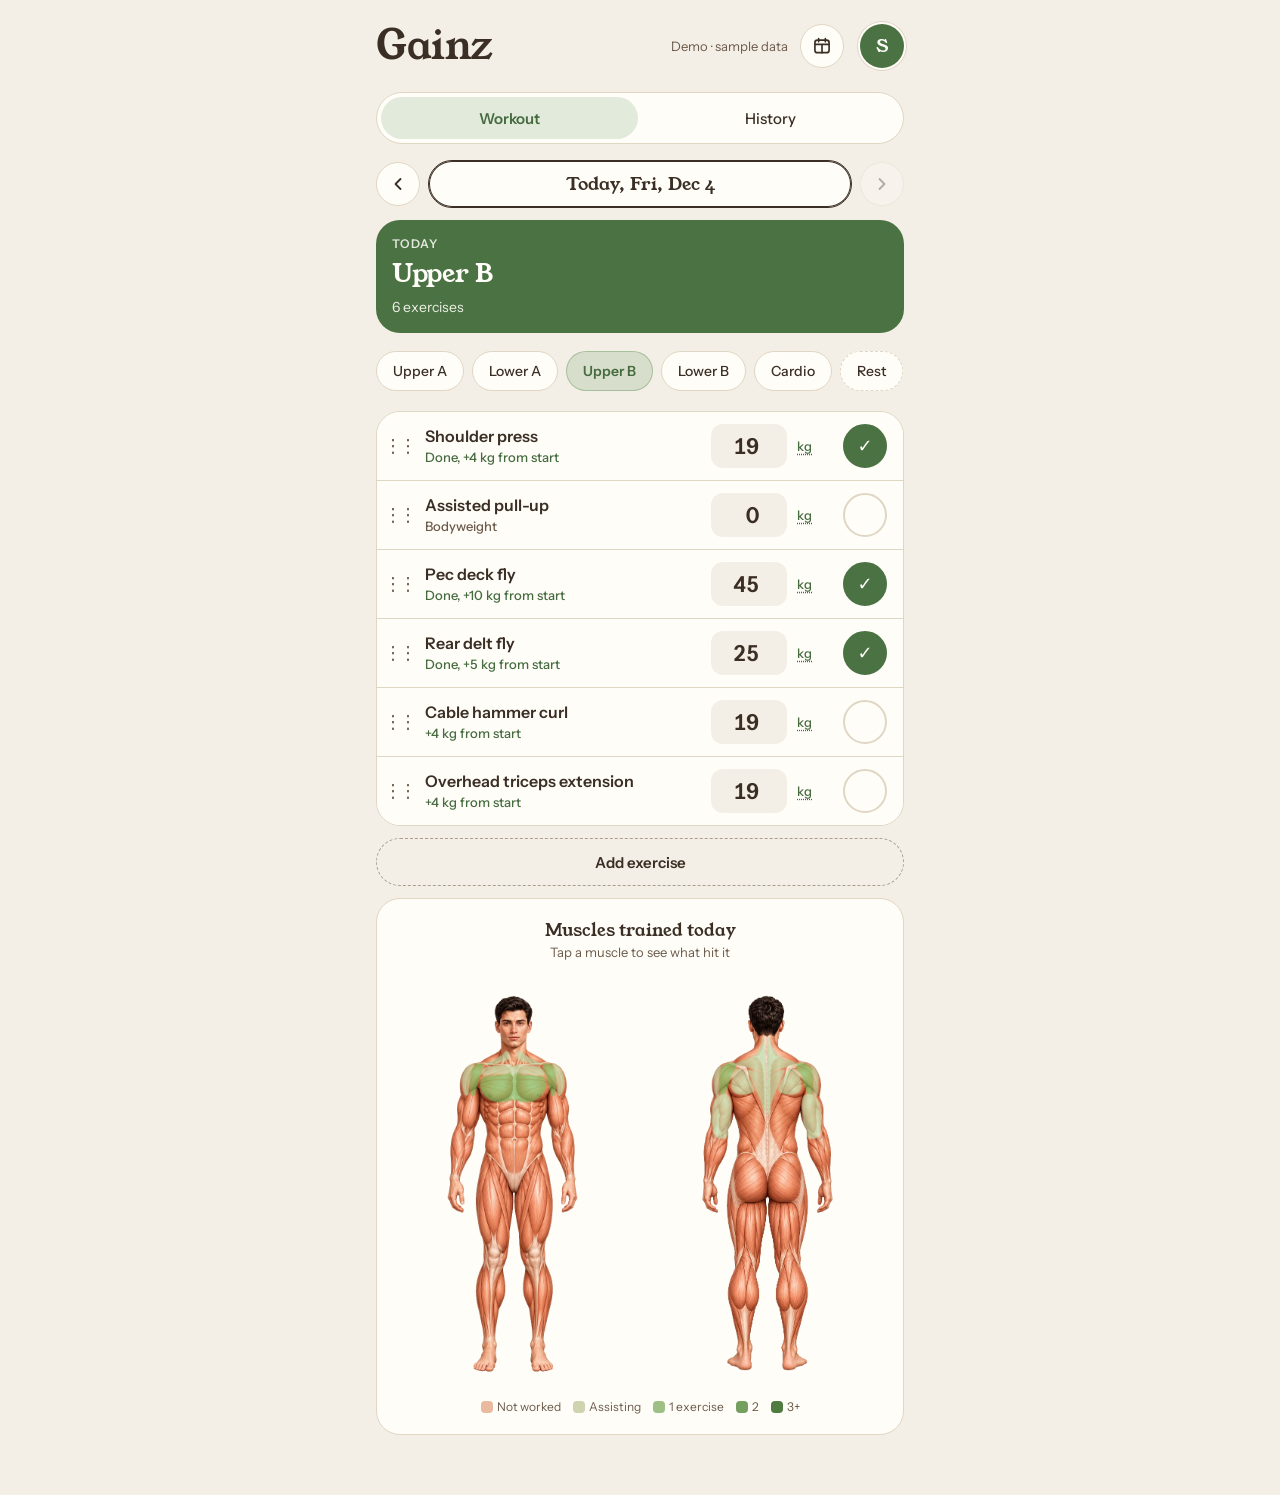
<file: play/gainz/index.html>
<!doctype html>
<html lang="en">
<head>
<script>
/* Demo: sample people and workouts, stored only in this browser. Same app, local backend. */
(function(){
  var KEY="gainz-demo-v2";
  var pad=function(n){return String(n).padStart(2,"0")}, iso=function(d){return d.getFullYear()+"-"+pad(d.getMonth()+1)+"-"+pad(d.getDate())};
  var back=function(n){var d=new Date();d.setHours(0,0,0,0);d.setDate(d.getDate()-n);return iso(d)};
  // [id, name, tags, unit, start, step]
  var EX=[
    ["e1","Incline chest press",["Upper A","Push"],"kg/side",20,1],
    ["e2","Lat pulldown",["Upper A","Pull"],"kg",45,2.5],
    ["e3","Seated cable row",["Upper A","Pull"],"kg",40,2.5],
    ["e4","Cable lateral raise",["Upper A","Push"],"kg",5,0.5],
    ["e5","Triceps pushdown",["Upper A","Push"],"kg",20,1.25],
    ["e6","Cable biceps curl",["Upper A","Pull"],"kg",15,1.25],
    ["e7","Leg press",["Lower A","Legs"],"kg",100,5],
    ["e8","Hamstring curl",["Lower A","Legs"],"kg",30,2.5],
    ["e9","Hip thrust",["Lower A","Legs"],"kg",60,5],
    ["e10","Hip adduction",["Lower A","Legs"],"kg",35,2.5],
    ["e11","Calf raise",["Lower A","Lower B","Legs"],"kg",40,2.5],
    ["e12","Shoulder press",["Upper B","Push"],"kg",15,1],
    ["e13","Assisted pull-up",["Upper B","Pull"],"kg",0,0],
    ["e14","Pec deck fly",["Upper B","Push"],"kg",35,2.5],
    ["e15","Rear delt fly",["Upper B","Pull"],"kg",20,1.25],
    ["e16","Cable hammer curl",["Upper B","Pull"],"kg",15,1.25],
    ["e17","Overhead triceps extension",["Upper B","Push"],"kg",15,1.25],
    ["e18","Smith squat",["Lower B","Legs"],"kg",50,5],
    ["e19","RDL",["Lower B","Legs"],"kg",50,5],
    ["e20","Hip abduction",["Lower B","Legs"],"kg",35,2.5],
    ["e21","Back extensions",["Lower B","Legs"],"kg",0,0],
    ["e22","Treadmill walk",["Cardio"],"min",15,1]
  ];
  var SPLIT=["Upper A","Lower A","Upper B","Lower B"];
  function seed(){
    var exercises=EX.map(function(e){return {id:e[0],name:e[1],tags:e[2].slice(),unit:e[3]}});
    function logsFor(p, ago, scale, extra){
      var logs=[], t=1;
      ago.forEach(function(a,k){
        var day=SPLIT[k%4], cyc=Math.floor(k/4), date=back(a);
        EX.forEach(function(e){ if(e[2].indexOf(day)<0) return; if(extra && extra.indexOf(e[0])<0 && k%2) return;
          logs.push({id:p+"l"+(t++),exId:e[0],p:p,date:date,t:t,value:Math.round((e[4]*scale+e[5]*cyc)*2)/2,day:day}); });
        if(k%3===1) logs.push({id:p+"l"+(t++),exId:"e22",p:p,date:date,t:t,value:15+2*cyc,day:"Cardio"});
      });
      return logs;
    }
    var since=back(30);
    var mk=function(id,name){return {id:id,name:name,split:SPLIT.slice(),rotation:SPLIT.slice(),splitSince:since,rests:[back(24),back(17),back(10),back(3)]}};
    var docs={};
    docs["gainz/directory"]={exercises:exercises,groups:["Cardio"]};
    docs["gainz/amrit"]={profile:mk("amrit","Sam"),logs:logsFor("amrit",[29,28,26,25,22,21,19,18,15,14,12,11,8,7,5,4,1],1)};
    docs["gainz/wife"]={profile:mk("wife","Maya"),logs:logsFor("wife",[27,26,24,23,20,19,16,15,13,12,9,8,6,5,2],0.7)};
    docs["gainz/anshul"]={profile:mk("anshul","Jay"),logs:logsFor("anshul",[25,23,21,18,16,14,11,9,7,4,2],1.1)};
    // today: a couple of lifts already ticked for Sam so the muscle map shows colour
    var today=back(0);
    ["e12","e14","e15"].forEach(function(x,i){ var e=EX.filter(function(q){return q[0]===x})[0]; docs["gainz/amrit"].logs.push({id:"amritT"+i,exId:x,p:"amrit",date:today,t:Date.now()+i,value:Math.round((e[4]+e[5]*4)*2)/2,day:"Upper B"}); });
    return docs;
  }
  var docs;
  try{ docs=JSON.parse(localStorage.getItem(KEY)||"null"); }catch(e){}
  if(!docs){ docs=seed(); try{ localStorage.setItem(KEY,JSON.stringify(docs)); }catch(e){} }
  var save=function(){ try{ localStorage.setItem(KEY,JSON.stringify(docs)); }catch(e){} };
  var clone=function(x){return x==null?x:JSON.parse(JSON.stringify(x))};
  var db={doc:function(path){return {
    get:function(){return Promise.resolve({exists:!!docs[path],data:function(){return clone(docs[path])}})},
    set:function(b){docs[path]=clone(b);save();return Promise.resolve()},
    update:function(b){docs[path]=Object.assign(docs[path]||{},clone(b));save();return Promise.resolve()},
    onSnapshot:function(){return function(){}}
  }}};
  var user={isOwner:function(){return Promise.resolve(true)},id:function(){return Promise.resolve("demo")}};
  var api={use:function(n){return Promise.resolve(n==="db"?db:n==="user"?user:null)}};
  try{Object.defineProperty(window,"claude",{value:api,configurable:true,writable:true})}catch(e){window.claude=api}
  window.addEventListener("load",function(){ setTimeout(function(){ var s=document.getElementById("sync"); if(s){ s.textContent="Demo · sample data"; s.hidden=false; } },600); });
})();
</script>
<meta name="robots" content="noindex">
<meta charset="utf-8">
<meta name="viewport" content="width=device-width, initial-scale=1, viewport-fit=cover">
<title>Gainz</title>
<link rel="preconnect" href="https://fonts.googleapis.com">
<link rel="preconnect" href="https://fonts.gstatic.com" crossorigin>
<link href="https://fonts.googleapis.com/css2?family=Young+Serif&family=Instrument+Sans:wght@400..700&display=swap" rel="stylesheet">
<meta name="theme-color" content="#F4EFE6">
<style>
/* Gainz on Naturalé Design System: Earth & Meadow grounds, Bark ink, Moss for action, seasons for meaning. */
:root{
  box-sizing:border-box;
  padding-top:env(safe-area-inset-top,0px);
  padding-bottom:env(safe-area-inset-bottom,0px);
  --linen:#F4EFE6; --paper:#FFFDF8; --bark:#3B2F25; --bark-soft:#6B5A4A; --rule:#E0D6C4;
  --moss:#6B9B63; --sage:#6B9B63; --moss-ink:#456B3F; --open-bg:#4A7243; --open-fg:#FFFDF8;
  --rain:#2D63A6; --sun:#9A4A0A; --fire:#B42318; --sprout:#456B3F;
  --t1:#4A7243; --t2:#2D63A6; --t3:#9A4A0A; --t4:#B42318; --t5:#6B5A4A; --t6:#3B2F25; --t-ink:#FFFDF8;
  --pick:color-mix(in srgb,var(--sage) 20%,transparent);
  --scrim:rgba(59,47,37,.45); --lift:rgba(59,47,37,.18);
  /* legacy names the script still uses */
  --bg:var(--linen); --surface:var(--paper); --ink:var(--bark); --muted:var(--bark-soft); --line:var(--rule);
  --plate:var(--open-bg); --plate-ink:var(--open-fg); --up:var(--sprout); --danger:var(--fire);
  --display:"Young Serif",Georgia,"Times New Roman",serif;
  --body:"Instrument Sans",system-ui,-apple-system,"Segoe UI",sans-serif;
  --cond:var(--body);
  --r1:4px; --r2:8px; --r3:12px; --r4:16px; --r5:24px; /* nested radius = outer - gap */
  --s1:4px; --s2:8px; --s3:12px; --s4:16px; --s5:24px; --s6:32px;
  --gust:cubic-bezier(.34,1.56,.64,1); --breeze:cubic-bezier(.2,.8,.2,1);
  color-scheme:light;
}
@media (prefers-color-scheme:dark){
  :root:not([data-theme="light"]){
    --linen:#1D1914; --paper:#25201A; --bark:#EFE6D8; --bark-soft:#BCAB95; --rule:#3A3229;
    --moss:#9DC394; --moss-ink:#A9CF9F; --open-bg:#9DC394; --open-fg:#1D1914;
    --rain:#9CC3F0; --sun:#F5A65B; --fire:#F59A92; --sprout:#A9CF9F;
    --scrim:rgba(0,0,0,.6); --lift:rgba(0,0,0,.45);
    --t1:#9DC394; --t2:#9CC3F0; --t3:#F5A65B; --t4:#F59A92; --t5:#BCAB95; --t6:#EFE6D8; --t-ink:#1D1914;
    color-scheme:dark;
  }
}
:root[data-theme="dark"]{
  --linen:#1D1914; --paper:#25201A; --bark:#EFE6D8; --bark-soft:#BCAB95; --rule:#3A3229;
  --moss:#9DC394; --moss-ink:#A9CF9F; --open-bg:#9DC394; --open-fg:#1D1914;
  --rain:#9CC3F0; --sun:#F5A65B; --fire:#F59A92; --sprout:#A9CF9F;
  --scrim:rgba(0,0,0,.6); --lift:rgba(0,0,0,.45);
  --t1:#9DC394; --t2:#9CC3F0; --t3:#F5A65B; --t4:#F59A92; --t5:#BCAB95; --t6:#EFE6D8; --t-ink:#1D1914;
  color-scheme:dark;
}
*,*::before,*::after{box-sizing:inherit}
html{scroll-padding-top:env(safe-area-inset-top,0px)}
body{margin:0;background:var(--linen);color:var(--bark);font-family:var(--body);font-size:16px;line-height:1.45;-webkit-font-smoothing:antialiased;font-synthesis:none}
button,input,select{font-family:inherit}
.wrap{max-width:560px;margin:0 auto;padding:24px max(16px,env(safe-area-inset-right,0px)) 48px max(16px,env(safe-area-inset-left,0px))}
header{display:flex;align-items:center;justify-content:space-between;gap:12px;margin-bottom:24px}
h1{font-family:var(--display);font-weight:400;font-size:40px;line-height:1;letter-spacing:-.01em;margin:0}
.sync{font-size:13px;color:var(--bark-soft)}
button:focus-visible,input:focus-visible,select:focus-visible{outline:3px solid var(--bark);outline-offset:2px}

/* chips: pill, Earth on Meadow; picked = Moss droplet */
.chips{display:flex;gap:8px;overflow-x:auto;padding:2px 2px 8px;margin:0 -2px 12px;scrollbar-width:none}
.chips::-webkit-scrollbar{display:none}
.chip{flex:none;border:1px solid var(--rule);background:var(--paper);color:var(--bark);font:500 14px/1 var(--body);padding:12px 16px;min-height:40px;border-radius:999px;cursor:pointer;transition:background .2s,color .2s,border-color .2s}
.chip[aria-pressed="true"]{background:var(--pick);border-color:color-mix(in srgb,var(--sage) 45%,transparent);color:var(--moss-ink);font-weight:600}
.chip:disabled{opacity:.6;cursor:default}

/* list card */
.list{background:var(--paper);border:1px solid var(--rule);border-radius:var(--r5);overflow:hidden}
.ex{border-top:1px solid var(--rule);background:var(--paper);transition:transform .15s ease}
.ex:first-child{border-top:0}
.ex-row{display:flex;align-items:center;gap:12px;padding:12px 16px}
.ex-name{flex:1;min-width:0;background:none;border:0;padding:0;color:inherit;font:600 16px/1.3 var(--body);text-align:left;cursor:pointer}
.ex-name small{display:block;margin-top:2px;font-weight:500;font-size:13px;color:var(--bark-soft)}
.ex-name small.up{color:var(--sprout)}
.val{display:flex;align-items:center;gap:8px}
.val input{width:76px;text-align:right;font:600 22px/1 var(--body);font-variant-numeric:tabular-nums;color:var(--bark);background:var(--linen);border:1.5px solid transparent;border-radius:12px;padding:4px 12px;min-height:44px}
.val input:focus{border-color:var(--bark-soft);outline:none}
.unit{font-size:13px;color:var(--bark-soft);width:40px}
.unit.unitbtn{width:auto;min-width:40px;min-height:44px;border:0;background:transparent;font:500 13px var(--body);color:var(--moss-ink);text-decoration:underline dotted;text-underline-offset:3px;cursor:pointer;padding:0 2px;text-align:left}
.save{flex:none;font:600 14px/1 var(--body);border:0;border-radius:999px;background:var(--bark);color:var(--paper);min-height:44px;padding:0 16px;cursor:pointer}
.tick{flex:none;display:grid;place-items:center;width:44px;height:44px;min-height:44px;border-radius:50%;border:2px solid var(--rule);background:transparent;color:transparent;font-size:18px;line-height:1;cursor:pointer;transition:background .2s,border-color .2s,color .2s,transform .45s var(--gust)}
.tick:hover{border-color:var(--bark-soft);color:var(--bark-soft)}
.tick.on{background:var(--open-bg);border-color:var(--open-bg);color:var(--open-fg)}
.tick.on:active{transform:scale(.92)}
.detail{display:none;padding:0 16px 16px}
.trend{margin:2px 0 12px;padding:12px 12px 8px;border-radius:16px;background:var(--linen)}
.trend figcaption{display:flex;justify-content:space-between;align-items:baseline;margin-bottom:2px;font-size:12px;font-weight:600;letter-spacing:.08em;text-transform:uppercase;color:var(--bark-soft)}
.trend figcaption b{font-size:14px;letter-spacing:0;text-transform:none;color:var(--bark);font-variant-numeric:tabular-nums}
.trend figcaption b.up{color:var(--sprout)} .trend figcaption b.down{color:var(--fire)}
.trend svg{display:block;width:100%;height:auto;overflow:visible}
.t-base{stroke:var(--rule);stroke-width:1}
.t-line{fill:none;stroke:var(--open-bg);stroke-width:2.5;stroke-linecap:round;stroke-linejoin:round}
.t-dot{fill:var(--paper);stroke:var(--open-bg);stroke-width:2}
.t-dot.last{fill:var(--open-bg)}
.t-dot.best:not(.last){fill:var(--sun);stroke:var(--sun)}
.t-lbl{font:600 11px var(--body);fill:var(--bark-soft);font-variant-numeric:tabular-nums}
.t-lbl.strong{fill:var(--bark);font-size:12px} .t-lbl.best{fill:var(--sun)}
.trend-x{display:flex;justify-content:space-between;font-size:12px;color:var(--bark-soft)}
.trend-empty{margin:2px 0 12px;padding:12px 16px;border-radius:16px;background:var(--linen);font-size:14px;color:var(--bark-soft)}
.ex.open .detail{display:block}
.hist{list-style:none;margin:0 0 12px;padding:0;font-size:14px;color:var(--bark-soft)}
.hist li{display:flex;justify-content:space-between;padding:8px 0;border-top:1px solid var(--rule)}
.hist li:first-child{border-top:0}
.hist b{color:var(--bark);font-weight:600;font-variant-numeric:tabular-nums}
.links{display:flex;gap:16px}
.link{background:none;border:0;padding:0;min-height:32px;color:var(--moss-ink);font:500 14px var(--body);text-decoration:underline;text-underline-offset:4px;text-decoration-thickness:1.5px;cursor:pointer}
.link.danger{color:var(--fire)}
.add{margin-top:12px;width:100%;font:600 15px var(--body);background:transparent;color:var(--bark);border:1.5px dashed color-mix(in srgb,var(--bark-soft) 45%,var(--rule));border-radius:999px;min-height:48px;cursor:pointer}
.add:hover{background:var(--paper)}
.add:disabled{opacity:.5;cursor:default}
.empty{padding:32px 16px;text-align:center;color:var(--bark-soft)}
.extags{display:block;font-weight:500;font-size:12px;color:var(--bark-soft);margin-bottom:8px}
.cathead{padding:12px 16px 8px;font:600 12px var(--body);letter-spacing:.08em;text-transform:uppercase;color:var(--moss-ink);border-top:1px solid var(--rule)}
.cathead:first-child{border-top:0}
.archbar{display:flex;width:100%;align-items:center;justify-content:space-between;padding:12px 16px;border:0;border-top:1px solid var(--rule);background:var(--paper);color:var(--bark-soft);font:600 14px var(--body);cursor:pointer;min-height:44px}
.ex.arch .ex-name{color:var(--bark-soft)}

/* buttons: pill, 48px, one primary per view */
.btn{display:inline-flex;align-items:center;justify-content:center;font:600 15px/1 var(--body);border:1px solid transparent;border-radius:999px;padding:0 24px;min-height:48px;cursor:pointer;background:var(--bark);color:var(--paper);transition:background .2s,color .2s,border-color .2s,transform .2s}
.btn:hover{background:var(--open-bg);color:var(--open-fg)}
.btn:active{transform:scale(.97)}
.btn.ghost{background:var(--paper);color:var(--bark);border-color:var(--rule)}
.btn.ghost:hover{background:var(--linen);border-color:var(--sage)}
.btn.danger,.btn.ghost.danger{color:var(--fire);border-color:color-mix(in srgb,var(--fire) 45%,transparent)}
.btn:disabled{background:var(--linen);color:var(--bark-soft);border-color:var(--rule);cursor:not-allowed}

/* tabs: segmented, Moss droplet on the current one */
.tabs{display:flex;gap:4px;background:var(--paper);border:1px solid var(--rule);border-radius:999px;padding:4px;margin-bottom:16px}
.tab{flex:1;border:0;background:transparent;color:var(--bark);font:500 15px/1 var(--body);min-height:42px;border-radius:999px;cursor:pointer;transition:background .45s var(--gust),color .3s}
.tab[aria-selected="true"]{background:var(--pick);color:var(--moss-ink);font-weight:600}

/* plan card: Moss when there's work to do */
.plan{background:var(--open-bg);color:var(--open-fg);border-radius:var(--r5);padding:var(--s4) 16px 16px;margin-bottom:var(--s4);display:flex;flex-direction:column;gap:8px}
.plan.rest{background:var(--paper);color:var(--bark);border:1px solid var(--rule)}
.plan.back{background:color-mix(in srgb,var(--sun) 12%,var(--paper));color:var(--bark);border:1px solid color-mix(in srgb,var(--sun) 35%,transparent)}
.plan > span:first-child{display:block;font:600 12px var(--body);letter-spacing:.08em;text-transform:uppercase;opacity:.85}
.plan b{display:block;margin:0;font:400 26px/1.15 var(--display);letter-spacing:-.01em}
.plan span{font-size:14px;opacity:.9}
.plan .link{color:inherit;min-height:0}

/* date stepper */
.datebar{display:flex;align-items:center;gap:8px;margin-bottom:12px}
.nav{flex:none;display:grid;place-items:center;width:44px;height:44px;padding:0;border-radius:50%;border:1px solid var(--rule);background:var(--paper);color:var(--bark);font-size:20px;line-height:0;cursor:pointer;transition:border-color .2s,background .2s}
.nav:hover:not(:disabled){border-color:var(--sage);background:var(--linen)}
.nav:disabled{opacity:.35;cursor:default}
.datepick{position:relative;flex:1;background:var(--paper);border:1px solid var(--rule);border-radius:999px;min-height:48px;display:flex;flex-direction:column;align-items:center;justify-content:center;padding:4px 12px}
.datepick b{font:400 18px/1.15 var(--display)}
.datepick small{font-size:12px;color:var(--bark-soft)}
.datepick input{position:absolute;inset:0;width:100%;height:100%;opacity:0;cursor:pointer;border:0;padding:0;margin:0;font-size:16px}
.datepick:focus-within{outline:3px solid var(--bark);outline-offset:2px}
.datepick.is-today{border-color:var(--bark);box-shadow:inset 0 0 0 1px var(--bark)}

/* history: calendar, day detail, summary */
.cal{background:var(--paper);border:1px solid var(--rule);border-radius:var(--r5);padding:16px}
.cal-head{display:flex;align-items:center;justify-content:space-between;margin-bottom:12px}
.cal-head h3{margin:0;font:400 22px var(--display)}
.cal .nav{width:40px;height:40px}
.grid7{display:grid;grid-template-columns:repeat(7,minmax(0,1fr));gap:4px}
.dow{font-size:12px;font-weight:600;color:var(--bark-soft);text-align:center;padding-bottom:4px}
.day{aspect-ratio:1/1.15;border-radius:var(--r2);border:0;background:var(--linen);color:var(--bark);padding:4px 2px;display:flex;flex-direction:column;align-items:center;justify-content:space-between;font:600 13px var(--body);font-variant-numeric:tabular-nums;cursor:pointer;min-width:0}
.day.blank{background:transparent;cursor:default}
.day.future{opacity:.4;cursor:default}
.nav svg{display:block;width:20px;height:20px}
.day .tag{font:500 11px/1.2 var(--body);max-width:100%;overflow:hidden;text-overflow:clip;white-space:nowrap}
.day.done{background:var(--c);color:var(--t-ink)}
.day.done .tag{font-weight:600;opacity:.92}
.day.rest .tag{color:var(--bark-soft);font-weight:500}
/* rings sit inside the cell, with a thin Earth line so they read on any colour */
.day.today{box-shadow:inset 0 0 0 2px var(--bark),inset 0 0 0 3.5px var(--paper)}
.day[aria-pressed="true"]{box-shadow:inset 0 0 0 2.5px var(--moss),inset 0 0 0 4px var(--paper)}
.legend{display:flex;flex-wrap:wrap;gap:8px 16px;margin-top:12px;font-size:13px;color:var(--bark-soft)}
.legend i{display:inline-block;width:10px;height:10px;border-radius:var(--r1);margin-right:4px;vertical-align:-1px}
.daydetail{margin-top:12px}
.sess{background:var(--paper);border:1px solid var(--rule);border-radius:var(--r5);padding:16px 16px;margin-bottom:12px}
.sess h3{margin:0;font:400 22px var(--display)}
.sess .when{font-size:13px;color:var(--bark-soft);margin:2px 0 8px}
.sess ul{list-style:none;margin:0;padding:0;font-size:14px}
.sess li{display:flex;justify-content:space-between;padding:8px 0;border-top:1px solid var(--rule)}
.sess li b{font-weight:600;font-variant-numeric:tabular-nums}
.sess .btn{margin-top:12px;min-height:44px;font-size:14px}
.sess .btns{display:flex;gap:8px;flex-wrap:wrap;margin-top:12px}
.sess .btns .btn{margin-top:0}
.summary{background:var(--paper);border:1px solid var(--rule);border-radius:var(--r5);padding:16px 16px;margin-top:12px}
.summary h3{margin:0 0 8px;font:400 20px var(--display)}
.summary ul{list-style:none;margin:0;padding:0}
.summary li{display:flex;align-items:center;justify-content:space-between;padding:8px 0;border-top:1px solid var(--rule);font-size:15px}
.summary li:first-child{border-top:0}
.summary li span{display:flex;align-items:center}
.summary i{display:inline-block;width:12px;height:12px;border-radius:4px;margin-right:12px}
.summary b{font:600 18px var(--body);font-variant-numeric:tabular-nums}
.summary b small{font:500 13px var(--body) !important;color:var(--bark-soft) !important}
.summary .tot{font-size:13px;color:var(--bark-soft);margin-top:8px}

/* rest */
.chip.restchip{border-style:dashed}
.chip.restchip[aria-pressed="true"]{border-style:solid;background:color-mix(in srgb,var(--bark-soft) 16%,var(--paper));border-color:var(--bark-soft);color:var(--bark)}
.restpanel{padding:32px 16px;text-align:center}
.restpanel b{display:block;font:400 28px var(--display);margin-bottom:4px}
.restpanel p{margin:0 0 16px;color:var(--bark-soft);font-size:15px}

/* reorder */
.ex.dragging{transition:none;position:relative;z-index:5;box-shadow:0 12px 28px -8px var(--lift);border-radius:var(--r4)}
.handle{flex:none;width:28px;min-height:44px;margin-left:-8px;border:0;background:transparent;color:var(--bark-soft);font-size:18px;letter-spacing:-3px;cursor:grab;touch-action:none;user-select:none;-webkit-user-select:none;display:flex;align-items:center;justify-content:center}
.ex.dragging .handle{cursor:grabbing;color:var(--moss-ink)}
.ex.pressing{background:var(--linen)}
body.is-dragging{user-select:none;-webkit-user-select:none}

/* edit a day */
.editrow{display:flex;align-items:center;gap:8px;padding:8px 0;border-top:1px solid var(--rule)}
.editrow span{flex:1;font-size:14px}
.editrow input{width:80px;text-align:right;font:600 18px var(--body);font-variant-numeric:tabular-nums;color:var(--bark);background:var(--linen);border:1.5px solid var(--rule);border-radius:12px;padding:4px 8px;min-height:40px}
.editrow small{width:44px;font-size:12px;color:var(--bark-soft)}
.editrow .x{width:36px;height:36px;border-radius:50%;border:0;background:var(--linen);color:var(--fire);font-size:18px;cursor:pointer}
.editrow.removed span,.editrow.removed input{opacity:.35;text-decoration:line-through}
.editdate{display:flex;align-items:center;gap:8px;margin:4px 0 8px;font-size:14px;color:var(--bark-soft)}
.editdate input{flex:1;font:600 16px var(--body);color:var(--bark);background:var(--linen);border:1.5px solid var(--rule);border-radius:12px;padding:8px 12px;min-height:44px}
.editbar{position:fixed;left:0;right:0;bottom:0;background:var(--paper);border-top:1px solid var(--rule);padding:12px max(16px,env(safe-area-inset-right,0px)) calc(12px + env(safe-area-inset-bottom,0px)) max(16px,env(safe-area-inset-left,0px));display:flex;gap:12px;justify-content:center;z-index:20;box-shadow:0 -10px 24px -12px var(--lift)}
.editbar .btn{flex:1;max-width:260px}
body.editing .wrap{padding-bottom:96px}
body.editing .tabs{opacity:.5}

/* toast: Bark capsule */
.toast{position:fixed;left:50%;top:calc(16px + env(safe-area-inset-top,0px));transform:translate(-50%,-6px);background:var(--bark);color:var(--paper);font:600 14px var(--body);padding:12px 16px;border-radius:999px;box-shadow:0 12px 28px -10px var(--lift);opacity:0;transition:opacity .25s,transform .45s var(--breeze);pointer-events:none;white-space:nowrap;z-index:30}
.toast.show{opacity:1;transform:translate(-50%,0)}

/* dialogs and sheets */
dialog{border:0;border-radius:24px;background:var(--paper);color:var(--bark);width:min(92vw,420px);padding:24px}
dialog::backdrop{background:var(--scrim)}
.sheet::backdrop{background:rgba(59,47,37,.28)}
.sheet{box-shadow:0 -1px 0 color-mix(in srgb,var(--paper) 70%,transparent) inset,0 -12px 32px rgba(59,47,37,.12)}
#pfSheet::backdrop,#spSheet::backdrop{background:rgba(59,47,37,.18)}
dialog h2{font:400 26px/1.15 var(--display);margin:0 0 16px}
dialog label{display:block;font-size:14px;font-weight:600;color:var(--bark);margin:16px 0 8px}
dialog input,dialog select{width:100%;font:400 16px var(--body);color:var(--bark);background:var(--paper);border:1.5px solid var(--bark-soft);border-radius:12px;padding:12px 16px;min-height:48px}
dialog select{-webkit-appearance:none;appearance:none;padding-right:48px;background-image:linear-gradient(45deg,transparent 50%,var(--bark) 50%),linear-gradient(135deg,var(--bark) 50%,transparent 50%);background-position:calc(100% - 22px) 52%,calc(100% - 16px) 52%;background-size:6px 6px;background-repeat:no-repeat}
dialog input::placeholder{color:var(--bark-soft);opacity:1}
dialog input:disabled,dialog select:disabled{background:var(--linen);border-color:var(--rule);color:var(--bark-soft)}
.drow{display:flex;gap:8px;justify-content:flex-end;margin-top:24px}
#askDlg p{margin:0 0 4px;font-size:16px;color:var(--bark-soft)}
.hint2{font-size:13px;color:var(--bark-soft);margin-top:8px}
dialog.sheet{margin:auto auto 0;width:100%;max-width:560px;border-radius:24px 24px 0 0;padding:12px max(16px,env(safe-area-inset-right,0px)) calc(24px + env(safe-area-inset-bottom,0px)) max(16px,env(safe-area-inset-left,0px))}
dialog.sheet::before{content:"";display:block;width:40px;height:5px;border-radius:var(--r1);background:var(--rule);margin:0 auto 16px}
dialog.sheet h2{font-size:24px;margin:0 0 12px}
#setSheet[open]{display:flex;flex-direction:column;max-height:75vh;max-height:75dvh;overflow:hidden;padding-bottom:0}
#setSheet h2{position:absolute;width:1px;height:1px;overflow:hidden;clip:rect(0 0 0 0);white-space:nowrap}
.setbar{flex:none;display:flex;align-items:center;justify-content:space-between;gap:var(--s3)}
.pill{position:relative;display:flex;align-items:center;gap:var(--s1);min-height:44px;padding:0;border:0;background:transparent;color:var(--bark);cursor:pointer;text-align:left;min-width:0;border-radius:8px}
.pill svg{color:var(--bark-soft);flex:none}
.pfpick{font:400 20px/1.2 var(--display)}
.pfpick svg{width:20px;height:20px}
.splitpick{font:400 20px/1.2 var(--display);color:var(--bark);flex:none;min-height:44px;padding:0;gap:var(--s1)}
.splitpick.ro{color:var(--bark-soft);cursor:default}
.splitrow{flex:none;display:flex;flex-direction:column;gap:var(--s2)}
.pfpick{gap:var(--s2)}
.pfpick .avatar.sm{width:36px;height:36px;min-width:36px;font-size:15px}
.splitpick select{appearance:none;-webkit-appearance:none;border:0;background:transparent;color:inherit;font:inherit;padding:0;cursor:pointer;outline:none;text-align:right}
.pill:focus-visible{outline:2px solid var(--moss-ink);outline-offset:2px}
.pill .pfname{min-width:0;overflow:hidden;text-overflow:ellipsis;white-space:nowrap}
.splitpick.ro small{font:500 12px var(--body)}
.cov-set+.cov-sum{margin:0}
dialog:focus,dialog:focus-visible{outline:none}
.vh{position:absolute;width:1px;height:1px;overflow:hidden;clip:rect(0 0 0 0);white-space:nowrap}
#splitBox .utabs{flex:none;display:flex;flex-wrap:nowrap;gap:0;overflow-x:auto;scrollbar-width:none;border-bottom:1px solid var(--rule);margin:0;padding:0}
#splitBox .daychips::-webkit-scrollbar{display:none}
.utab{flex:1 0 auto;position:relative;min-height:44px;padding:0 var(--s2);text-align:center;border:0;background:transparent;color:var(--bark-soft);font:500 15px var(--body);white-space:nowrap;cursor:pointer}
.utab[aria-selected="true"]{color:var(--moss-ink);font-weight:600}
.utab[aria-selected="true"]::after{content:"";position:absolute;left:0;right:0;bottom:-1px;height:3px;border-radius:4px 4px 0 0;background:var(--moss-ink)}
.utab:focus-visible{outline:2px solid var(--moss-ink);outline-offset:-2px;border-radius:var(--r2)}
.setbar .pill{margin:0}
.pfpick .pfname small{display:block;font:500 12px var(--body);color:var(--bark-soft)}
.pfpick svg{color:var(--bark-soft)}
.daytabs{flex:none;display:flex;gap:2px;padding:4px;background:var(--linen);border-radius:999px;overflow-x:auto;scrollbar-width:none}
.daytabs::-webkit-scrollbar{display:none}
.daytab{flex:1 0 auto;min-height:40px;padding:0 var(--s2);border:0;border-radius:999px;background:transparent;color:var(--bark);font:500 14px var(--body);white-space:nowrap;cursor:pointer}
.daytab[aria-selected="true"]{background:var(--paper);color:var(--moss-ink);font-weight:600;box-shadow:0 1px 2px var(--lift)}
.dayinfo{list-style:none;margin:0;padding:var(--s1) var(--s4);background:var(--paper);border-radius:16px}
.dayinfo li{display:flex;justify-content:space-between;align-items:center;gap:var(--s3);min-height:40px;border-top:1px solid var(--rule);font-size:14px;color:var(--bark)}
.dayinfo li:first-child{border-top:0}
.dayinfo li small{margin-left:var(--s2);color:var(--bark-soft);font-size:12px}
.dayinfo li b{font-weight:600;font-variant-numeric:tabular-nums}
#setSheet .splitbox{flex:1 1 auto;min-height:0;overflow-y:auto;overscroll-behavior:contain;-webkit-overflow-scrolling:touch;margin:0 calc(-1 * var(--s2));padding:var(--s1) var(--s2) calc(var(--s5) + env(safe-area-inset-bottom,0px));display:flex;flex-direction:column;gap:var(--s4)}
.set-sec{display:flex;flex-direction:column;gap:var(--s2)}
.set-label{font:600 12px var(--body);letter-spacing:.08em;text-transform:uppercase;color:var(--bark-soft)}
.set-select{position:relative}
.set-select select{appearance:none;-webkit-appearance:none;width:100%;min-height:48px;padding:0 48px 0 var(--s4);border:1px solid var(--rule);border-radius:var(--r4);background:var(--paper);color:var(--bark);font:600 16px var(--body);cursor:pointer}
.set-select select:focus-visible{outline:2px solid var(--moss-ink);outline-offset:2px}
.set-select::after{content:"";position:absolute;right:18px;top:50%;width:8px;height:8px;border-right:2px solid var(--bark-soft);border-bottom:2px solid var(--bark-soft);transform:translateY(-70%) rotate(45deg);pointer-events:none}
.set-ro{min-height:48px;display:flex;align-items:center;padding:0 var(--s4);border:1px solid var(--rule);border-radius:var(--r4);font:600 16px var(--body);color:var(--bark)}
.pfchips{display:grid;grid-template-columns:repeat(auto-fit,minmax(96px,1fr));gap:var(--s2)}
.pfchip{display:flex;align-items:center;gap:var(--s2);min-height:56px;padding:var(--s2);border:1px solid var(--rule);border-radius:16px;background:var(--paper);color:var(--bark);font:600 15px/1.2 var(--body);cursor:pointer;text-align:left}
.pfchip small{display:block;font:500 12px/1.2 var(--body);color:var(--bark-soft)}
.pfchip[aria-pressed="true"]{background:var(--pick);border-color:color-mix(in srgb,var(--sage) 45%,transparent);color:var(--moss-ink)}
.pfchip[aria-pressed="true"] small{color:var(--moss-ink)}
.avatar.sm{width:36px;height:36px;min-width:36px;font-size:15px;box-shadow:none;cursor:inherit}
.daychips{display:flex;flex-wrap:wrap;gap:var(--s2)}
.daychip{display:flex;flex-direction:column;align-items:flex-start;gap:2px;min-height:48px;padding:var(--s2) var(--s3);border:1px solid var(--rule);border-radius:var(--r4);background:var(--paper);color:var(--bark);font:600 14px/1.2 var(--body);cursor:pointer;text-align:left}
.daychip small{font:500 12px/1.2 var(--body);color:var(--bark-soft)}
.daychip[aria-pressed="true"]{background:var(--pick);border-color:color-mix(in srgb,var(--sage) 45%,transparent);color:var(--moss-ink)}
.daychip[aria-pressed="true"] small{color:var(--moss-ink)}
.set-hint{margin:0;font-size:13px;color:var(--bark-soft)}

/* people */
.hright #splitBtn{margin-right:var(--s1)}
.hright{display:flex;align-items:center;gap:12px}
.avatar{width:44px;height:44px;min-width:44px;aspect-ratio:1;padding:0;line-height:1;border-radius:50%;border:0;color:#FFFDF8;font:400 17px var(--display);display:flex;align-items:center;justify-content:center;cursor:pointer;flex:none;box-shadow:0 0 0 2px var(--paper),0 0 0 3px var(--rule)}
#avatarBtn{-webkit-touch-callout:none;-webkit-user-select:none;user-select:none;touch-action:manipulation}
.avatar.big{width:48px;height:48px;min-width:48px;font-size:19px;cursor:inherit;box-shadow:none}
.pfrow{display:flex;align-items:center;gap:16px;width:100%;padding:12px 8px;border:0;border-radius:16px;background:transparent;color:var(--bark);font:600 17px var(--body);cursor:pointer;text-align:left;min-height:64px}
.pfrow[aria-current="true"]{background:var(--pick)}
#pfList,#spList{display:flex;flex-direction:column;gap:var(--s2);padding:var(--s1) 0}
.pfrow:focus{outline:none}
.pfrow:focus-visible{outline:2px solid var(--moss-ink);outline-offset:-2px}
#spList .pfrow{padding:var(--s3) var(--s4);min-height:56px}
.pfrow > span:not(.avatar){flex:1}
.pfrow small{display:block;font:500 13px var(--body);color:var(--bark-soft)}
.pfrow .chk{color:var(--moss-ink);font-size:20px}
.tagpick{display:flex;flex-wrap:wrap;gap:8px;margin-top:2px}
.tagpick .chip{padding:8px 12px;min-height:36px;font-size:14px}
.tagadd{display:flex;gap:8px;margin-top:8px}
.tagadd input{flex:1;min-width:0}
.tagadd .btn{min-height:48px;flex:none}
.splitbox{margin-top:4px}
.cycle{list-style:none;margin:8px 0 16px;padding:0;border:1px solid var(--rule);border-radius:16px;overflow:hidden}
.cycle li{display:flex;justify-content:space-between;gap:12px;padding:12px 16px;border-top:1px solid var(--rule);font-size:15px}
.cycle li:first-child{border-top:0}
.cycle li span{color:var(--bark-soft);font-size:13px;white-space:nowrap}
.cycle li.rest{color:var(--bark-soft)}
.splitbox h3{margin:0 0 2px;font:400 20px var(--display)}
.splitbox p{margin:0 0 12px;font-size:13px;color:var(--bark-soft)}
.splitbox .chips{flex-wrap:wrap;overflow:visible;margin-bottom:8px}
.splitbox label{display:flex;align-items:center;gap:12px;font-size:15px;margin:8px 0}
.splitbox input[type=checkbox]{width:22px;height:22px;accent-color:var(--open-bg)}
.mine{font:600 11px var(--body);color:var(--bark-soft);border:1px solid var(--rule);border-radius:999px;padding:1px 8px;vertical-align:2px;margin-left:4px}
.ronote{display:flex;align-items:center;gap:8px;background:color-mix(in srgb,var(--rain) 10%,var(--paper));border:1px solid color-mix(in srgb,var(--rain) 35%,transparent);border-radius:var(--r4);padding:12px 16px;margin-bottom:12px;font-size:14px;color:var(--bark)}
.showtoggle{display:block;margin:12px auto 0;background:none;border:0;color:var(--moss-ink);font:600 15px var(--body);text-decoration:underline;text-underline-offset:4px;cursor:pointer;min-height:40px}
body.ro .tick,body.ro .save,body.ro .restchip,body.ro .add,body.ro .handle,body.ro .links,body.ro [data-act=editday],body.ro [data-act=deleteday],body.ro [data-act=logday],body.ro [data-act=rest],body.ro [data-act=unrest]{display:none !important}
body.ro .val input{pointer-events:none;background:transparent}
body.nodir .add,body.nodir .handle,body.nodir [data-act=delete]{display:none !important}

/* muscle coverage */
:root{--mus:#E6DDD2}
.figimg{pointer-events:none}
@media (prefers-color-scheme:dark){:root:not([data-theme="light"]) .figimg{filter:brightness(.9)}}
:root[data-theme="dark"] .figimg{filter:brightness(.9)}
.muscles{opacity:.62}
.muscles .m{fill:var(--lz);fill-rule:nonzero;stroke:none;cursor:pointer;transition:fill .25s}
.m:focus{outline:none}
.cov{background:var(--paper);border:1px solid var(--rule);border-radius:var(--r5);margin:12px 0;padding:16px 12px}
#cov .cov-detail{border-radius:var(--r2)}
.cov-set .cov-detail{border-radius:var(--r3)}
#cov .figs + *,.cov-set .figs + *{margin-top:var(--s5) !important}
.cov-title{padding:var(--s1) 4px var(--s6);text-align:center;display:flex;flex-direction:column;gap:2px}
.cov-title h3{margin:0}
#cov .figs,.cov-set .figs{gap:var(--s5);padding:0 var(--s2)}
.cov-title h3{font:400 17px/1.3 var(--display) !important;text-wrap:balance}
.cov-title h3,.cov-set h3{margin:0;font:600 15px var(--body);color:var(--bark)}
.cov-title small{display:block;font-size:13px;color:var(--bark-soft)}
.cov-set{margin:0;padding:var(--s4) var(--s3);border-radius:var(--r5);background:var(--linen);border-color:transparent;display:flex;flex-direction:column;gap:var(--s3)}
.cov-set .cov-key,.cov-set .cov-note,.cov-set .cov-detail{margin:0}
.cov-sum{display:flex;flex-direction:column;gap:var(--s3);margin:0;padding:var(--s3) var(--s4);background:var(--paper);border-radius:16px}
.cov-sum div{display:flex;flex-direction:column;gap:2px}
.cov-sum dt{font:600 14px var(--body);color:var(--bark)}
.cov-sum dt small{display:block;font-weight:500;font-size:12px;color:var(--bark-soft)}
.cov-sum dd{margin:0;font-size:14px;color:var(--bark)}
.cov-sum .sun dt{color:var(--sun)}
.cov-sum .none{color:var(--bark-soft)}
.cov-set h3{margin:0 var(--s1)}
.cov-scope{display:flex;gap:4px;background:var(--paper);border-radius:999px;padding:4px;margin:0 0 12px}
.cov-scope button{flex:1;border:0;background:transparent;color:var(--bark);font:500 14px var(--body);min-height:40px;border-radius:999px;cursor:pointer;padding:0 8px}
.cov-scope button[aria-pressed="true"]{background:var(--moss-ink);color:var(--paper);font-weight:600}
.figs{display:grid;grid-template-columns:1fr 1fr;gap:4px}
.figs figure{margin:0;text-align:center}
.figs figcaption{font-size:12px;font-weight:600;letter-spacing:.08em;text-transform:uppercase;color:var(--bark-soft);margin-bottom:2px}
.figs svg{width:100%;height:auto;max-height:380px;display:block;isolation:isolate}
.figs.breathe .muscles .m:not(.l0){animation:breathe 1.6s var(--breeze) .25s 1 both}
@keyframes breathe{0%{opacity:.35}45%{opacity:1;filter:brightness(1.12)}100%{opacity:1;filter:none}}
.tapcue{pointer-events:none}
.tapcue circle{fill:none;stroke:var(--paper);stroke-width:3;transform-box:fill-box;transform-origin:center;opacity:0;animation:ripple 2.2s var(--breeze) 1s 3}
.tapcue .dot{fill:var(--paper);stroke:none;animation:tapdot 2.2s var(--breeze) 1s 3}
@keyframes ripple{0%{opacity:0;transform:scale(.4)}20%{opacity:.95}100%{opacity:0;transform:scale(1.6)}}
@keyframes tapdot{0%,100%{opacity:0;transform:scale(.6)}15%{opacity:.9;transform:scale(1)}35%{opacity:.9;transform:scale(.85)}60%{opacity:0}}
.msel path{animation:selin .35s var(--breeze) both}
@keyframes selin{from{opacity:0;stroke-width:5}to{opacity:1}}
@media (prefers-reduced-motion:reduce){.figs.breathe .muscles .m,.tapcue circle,.msel path{animation:none}}
.msel path{fill:none;stroke:var(--bark);stroke-width:1.5;stroke-linejoin:round;pointer-events:none}
.l0{--lz:transparent} .l1{--lz:#B9E0AE} .l2{--lz:#6FC160} .l3{--lz:#3B9B3A} .l4{--lz:#1E6B24}
.l0{--lv:#E9B9A0} .l1{--lv:#CFD3B0} .l2{--lv:#9EBF86} .l3{--lv:#749F5E} .l4{--lv:#4F7A40}
.cov-key i,.cov-detail li > div i{background:var(--lv)}
.cov-key{display:flex;flex-wrap:wrap;justify-content:center;gap:4px 12px;margin:8px 0 2px;font-size:12px;color:var(--bark-soft)}
.cov-key i{display:inline-block;width:12px;height:12px;border-radius:var(--r1);margin-right:4px;vertical-align:-2px}
.cov-miss{margin:12px 4px 0;font-size:14px;color:var(--bark)}
.cov-miss b{color:var(--fire);font-weight:600}
.cov-detail{margin:12px 4px 0;padding:12px 16px;border-radius:16px;background:var(--linen)}
.cov-set .cov-detail{background:var(--paper)}
.cov-role{margin:-2px 0 8px;font-size:13px;color:var(--bark-soft)}
.cov-detail h4{margin:0 0 8px;font:400 20px var(--display)}
.cov-detail ul{list-style:none;margin:0;padding:0}
.cov-detail li{padding:8px 0;border-top:1px solid var(--rule)}
.cov-detail li:first-child{border-top:0}
.cov-detail li > div{display:flex;align-items:center;gap:8px;font-weight:600;font-size:15px}
.cov-detail li > div i{width:12px;height:12px;border-radius:var(--r1);flex:none}
.cov-detail li p{margin:2px 0 0 24px;font-size:13px;color:var(--bark-soft)}
.cov-detail li p b{color:var(--bark);font-weight:600}
.cov-note{margin:8px 4px 0;font-size:12px;color:var(--bark-soft)}
[hidden]{display:none !important}
@media (max-width:380px){.cal{padding:12px}.grid7{gap:4px}.day .tag{font-size:10px;letter-spacing:-.01em}}
@media (prefers-reduced-motion:reduce){.toast,.tick,.tab,.chip{transition:none}}
</style>
</head>
<body>
<div class="wrap">
  <header><h1>Gainz</h1><div class="hright"><span class="sync" id="sync" hidden></span><button class="nav" id="splitBtn" aria-haspopup="dialog" aria-label="Split and muscle coverage"><svg viewBox="0 0 24 24" width="20" height="20" fill="none" stroke="currentColor" stroke-width="2" stroke-linecap="round" stroke-linejoin="round" aria-hidden="true"><rect x="3.5" y="5" width="17" height="15" rx="3"/><path d="M3.5 10h17M8 3v4M16 3v4M12 10v10"/></svg></button><button class="avatar" id="avatarBtn" aria-haspopup="dialog"></button></div></header>
  <div class="ronote" id="roNote" hidden></div>
  <div class="tabs" role="tablist"><button class="tab" role="tab" data-view="workout" aria-selected="true">Workout</button><button class="tab" role="tab" data-view="history" aria-selected="false">History</button></div>
  <section id="workoutView">
    <div class="datebar"><button class="nav" id="prevDay" aria-label="Previous day"><svg viewBox="0 0 24 24" width="20" height="20" fill="none" stroke="currentColor" stroke-width="2.2" stroke-linecap="round" stroke-linejoin="round" aria-hidden="true"><path d="M15 6l-6 6 6 6"/></svg></button><div class="datepick"><b id="dateLabel"></b><input type="date" id="wDate" aria-label="Workout date"></div><button class="nav" id="nextDay" aria-label="Next day"><svg viewBox="0 0 24 24" width="20" height="20" fill="none" stroke="currentColor" stroke-width="2.2" stroke-linecap="round" stroke-linejoin="round" aria-hidden="true"><path d="M9 6l6 6-6 6"/></svg></button></div>
    <div id="plan"></div>
    <nav class="chips" id="chips" aria-label="Workout days"></nav>
    <main class="list" id="list"></main>
    <button class="add" id="addBtn">Add exercise</button>
    <section class="cov" id="cov" hidden></section>
  </section>
  <section id="historyView" hidden></section>
</div>
<div class="editbar" id="editBar" hidden><button class="btn ghost" data-act="cancelEdit">Discard</button><button class="btn" data-act="saveEdit">Save</button></div>
<div class="toast" id="toast" role="status" aria-live="polite"></div>

<dialog id="pfSheet" class="sheet" tabindex="-1" aria-labelledby="pfTitle"><h2 id="pfTitle">Who's training?</h2><div id="pfList"></div></dialog>
<dialog id="spSheet" class="sheet" tabindex="-1" aria-labelledby="spTitle"><h2 id="spTitle">Split</h2><div id="spList"></div></dialog>
<dialog id="setSheet" class="sheet" tabindex="-1" aria-labelledby="setTitle"><h2 id="setTitle">Settings</h2><div class="splitbox" id="splitBox"></div></dialog>
<dialog id="askDlg"><h2 id="askTitle">Are you sure?</h2><p id="askMsg"></p><div class="drow"><button type="button" class="btn ghost" id="askNo">Cancel</button><button type="button" class="btn" id="askYes">OK</button></div></dialog>
<dialog id="dlg">
  <form method="dialog" id="exForm">
    <h2 id="dlgTitle">Add exercise</h2>
    <label for="fName">Exercise</label><input id="fName" required>
    <label>Tags <span style="font-weight:400">(the days it shows up on)</span></label><div class="tagpick" id="tagPick"></div>
    <div class="tagadd"><input id="fNewTag" placeholder="New tag, e.g. Core" aria-label="New tag"><button type="button" class="btn ghost" id="addTagBtn">Add</button></div>
    <label for="fUnit">Measured in</label>
    <select id="fUnit"><option value="kg">kg (0 for bodyweight)</option><option value="kg/side">kg per side</option><option value="sec">seconds</option><option value="min">minutes</option><option value="km">km</option></select>
    <label for="fMax" id="fMaxLabel">Your current max (PR)</label><input id="fMax" type="number" inputmode="decimal" step="0.5" min="0" placeholder="Optional">
    <div class="hint2" id="fMaxHint">Sets your starting point without logging a workout.</div>

    <div class="drow"><button type="button" class="btn ghost" id="cancelBtn">Cancel</button><button type="submit" class="btn">Save exercise</button></div>
  </form>
</dialog>

<script>
(function(){
  const LS = "overload-maxes-v3";
  const DEFAULT_ROT = ["Chest & Shoulders","Legs","Back","Arms"];
  let state = {exercises:[], logs:[]};
  let filter = null, openId = null, editingId = null, remote = null, saveTimer = null, view = "workout", userPicked = false;
  const $ = s => document.querySelector(s);
  const uid = () => Math.random().toString(36).slice(2,10);
  const fmt = n => (Math.round(n*10)/10).toString();
  const iso = d => d.getFullYear()+"-"+String(d.getMonth()+1).padStart(2,"0")+"-"+String(d.getDate()).padStart(2,"0");
  const today = () => iso(new Date());
  const days = (a,b) => Math.round((new Date(b+"T00:00") - new Date(a+"T00:00"))/864e5);
  const niceDate = d => new Date(d+"T00:00").toLocaleDateString(undefined,{day:"numeric",month:"short"});
  const longDate = d => new Date(d+"T00:00").toLocaleDateString(undefined,{weekday:"long",day:"numeric",month:"short"});
  const esc = s => { const d=document.createElement("div"); d.textContent=s??""; return d.innerHTML; };
  const unitLabel = u => ({"kg/side":"kg/side","sec":"sec","min":"min","km":"km"})[u] || "kg";
  let activeDate = null, em = null, showAll = false;
  let archOpen = {};
  const ad = () => em ? em.orig : (activeDate || today());
  const monthStart = () => { const d = new Date(); return iso(new Date(d.getFullYear(), d.getMonth(), 1)); };
  const REST = "__rest__";
  const PKEY = "gainz-profile";
  let pid = "amrit";
  try{ pid = localStorage.getItem(PKEY) || "amrit"; }catch(e){}
  const prof = () => (state.profiles||[]).find(x=>x.id===pid) || state.profiles[0];
  const mine = l => (l.p || "amrit") === prof().id;
  const rests = () => (prof().rests ||= []);
  const isRest = d => rests().includes(d);
  // Splits are lists of day names; an exercise shows on every day it is tagged with.
  // The splits offered in Settings. Rest isn't part of a split: the app suggests it after enough training days in a row.
  const SPLITS = {
    "Push Pull Legs": ["Push","Pull","Legs"],
    "Upper Lower": ["Upper A","Lower A","Upper B","Lower B"]
  };
  // training days in a row before rest is suggested
  const restAfter = () => splitKind(splitOf(prof()))==="Upper Lower" ? 2 : 3;
  // which of the three a saved split counts as (older Upper/Lower variants still count as Upper Lower)
  const splitKind = cur => {
    const days = cur.filter(d=>d!=="Rest" && d!=="Cardio");
    if(days.length && days.every(d=>/^(Upper|Lower)\b/.test(d))) return "Upper Lower";
    return Object.keys(SPLITS).find(k=>SPLITS[k].join("|")===days.join("|")) || null;
  };
  const BASE_TAGS = ["Chest & Shoulders","Back","Arms","Legs","Push","Pull","Upper","Lower","Full body","Cardio"];
  const tagsOf = e => e.tags && e.tags.length ? e.tags : (e.group ? [e.group] : []);
  const inDay = (e, d) => tagsOf(e).includes(d) || (d==="Full body" && !tagsOf(e).includes("Cardio"));
  const splitOf = x => ((x.split && x.split.length) ? x.split : (x.rotation && x.rotation.length ? x.rotation : DEFAULT_ROT)).filter(d=>d!=="Rest");
  // The split is the cycle in order and may repeat days or include "Rest" (e.g. Upper, Lower 1, Rest, Upper, Lower 2).
  const rot = () => [...new Set(splitOf(prof()).filter(d=>d!=="Rest"))];
  // optional per-profile gym label shown next to a day name, e.g. {"Upper A":"RBD"}
  const dayLabel = d => { const g = ((prof().gyms)||{})[d]; return g ? `${d} · ${g}` : d; };
  // Weights are always stored in kg. Each gym can default to lb (profile.gymUnits), and tapping the unit overrides it per exercise and gym (profile.units).
  const KG2LB = 2.2; // rounded on purpose: 1 kg = 2.2 lb
  const isWt = ex => !ex.unit || ex.unit==="kg" || ex.unit==="kg/side";
  const gymOfDay = d => ((prof().gyms)||{})[d] || "";
  const unitKey = (ex, d) => gymOfDay(d)+"|"+ex.id;
  const wUnit = (ex, d) => {
    if(!isWt(ex)) return null;
    const o = ((prof().units)||{})[unitKey(ex,d)];
    if(o==="kg" || o==="lb") return o;
    return ((prof().gymUnits)||{})[gymOfDay(d)]==="lb" ? "lb" : "kg";
  };
  const toDisp = (v, ex, d) => wUnit(ex,d)==="lb" ? Math.round(v*KG2LB*10)/10 : v;
  const fromDisp = (v, ex, d) => wUnit(ex,d)==="lb" ? Math.round(v/KG2LB*10000)/10000 : v;
  const unitText = (ex, d) => wUnit(ex,d)==="lb" ? (ex.unit==="kg/side" ? "lb/side" : "lb") : unitLabel(ex.unit);
  const fmtW = (v, ex, d) => `${fmt(toDisp(v,ex,d))} ${unitText(ex,d)}`;
  // An exercise tagged "<day>~archive" is kept out of that day's main list and sits in its collapsible Archive instead.
  const ARCH = "~archive";
  const dayList = d => { const m = prof().dayEx; return m && Array.isArray(m[d]) ? m[d] : null; };
  const dayArch = d => { const m = prof().dayArch; return m && Array.isArray(m[d]) ? m[d] : []; };
  const isArch = (e, d) => dayList(d) ? dayArch(d).includes(e.id) : tagsOf(e).includes(d+ARCH);
  const inArchAny = e => tagsOf(e).some(t=>t.endsWith(ARCH));
  const dayNames = () => {
    const days = [...rot()];
    if(!days.includes("Cardio")) days.push("Cardio");
    if(!rot().some(d=>dayList(d)) && myExercises().some(e=>!days.some(d=>inDay(e,d)) && !inArchAny(e))) days.push("Other");
    return days;
  };
  const exInDay = (e, d) => dayList(d) ? dayList(d).includes(e.id) : d==="Other" ? (!rot().concat("Cardio").some(x=>inDay(e,x)) && !inArchAny(e)) : (inDay(e,d) && !isArch(e,d));
  const allTags = () => [...new Set([...BASE_TAGS, ...state.exercises.flatMap(tagsOf), ...state.profiles.flatMap(splitOf)])].filter(t=>!t.endsWith(ARCH) && t!=="Rest");
  // which day a logged session counts as
  const dayForItems = items => {
    const days = dayNames();
    const stored = items.map(x=>x.l.day).find(d=>d && days.includes(d));
    if(stored) return stored;
    let best = days[0], n = -1;
    days.forEach(d=>{ const c = items.filter(x=>exInDay(x.ex,d)).length; if(c > n){ n = c; best = d; } });
    return best;
  };
  const PCOLORS = {amrit:"#4A7243", wife:"#9A4A0A", anshul:"#2D63A6"};
  const INITIALS = {amrit:"S", wife:"M", anshul:"J"};
  const initial = x => INITIALS[x.id] || (x.name||"?").trim()[0].toUpperCase();
  const TAG_MAP = {"Chest & Shoulders":["Chest & Shoulders","Push","Upper"], "Back":["Back","Pull","Upper"], "Arms":["Arms","Pull","Upper"], "Legs":["Legs","Lower"], "Cardio":["Cardio"]};
  function migrateTags(){
    let changed = false;
    state.exercises.forEach(e=>{ if(!e.tags){ e.tags = (TAG_MAP[e.group] || [e.group||"Other"]).slice(); changed = true; } });
    (state.profiles||[]).forEach(x=>{ if(!x.split){ x.split = x.id==="wife" ? ["Lower","Upper","Cardio"] : splitOf(x).slice(); delete x.days; changed = true; } });
    return changed;
  }
  function migrate(){
    if(state.profiles){ const w = state.profiles.find(x=>x.id==="wife"); if(w && w.name==="Wife") w.name = "Maya"; addAnshul(); return; }
    state.logs.forEach(l=>{ if(!l.p) l.p = "amrit"; });
    state.profiles = [
      {id:"amrit", name:"Sam", days:null, rotation: state.rotation || DEFAULT_ROT.slice(), rests: state.rests || []},
      {id:"wife", name:"Maya", days:[{name:"Lower",cats:["Legs"]},{name:"Upper",cats:["Chest & Shoulders","Back","Arms"]},{name:"Cardio",cats:["Cardio"]}], rotation:["Lower","Upper","Cardio"], rests:[]}
    ];
    delete state.rotation; delete state.rests;
    addAnshul();
  }
  function addAnshul(){
    if(state.profiles.some(x=>x.id==="anshul")) return;
    const a = state.profiles.find(x=>x.id==="amrit");
    state.profiles.push({id:"anshul", name:"Jay", days:null, rotation:(a && a.rotation ? a.rotation : DEFAULT_ROT).slice(), rests:[]});
  }

  try{ const s = localStorage.getItem(LS); if(s) state = JSON.parse(s); }catch(e){}
  const ensureGroups = () => { if(!state.groups) state.groups = ["Cardio"]; migrate(); migrateTags(); };
  ensureGroups();

  let db = null;
  const lastSent = {}, writing = {}, dirty = {};
  const docOf = id => db.doc("gainz/" + id);
  const bodyOf = id => id==="directory"
    ? {exercises: state.exercises, groups: state.groups || ["Cardio"]}
    : {profile: state.profiles.find(x=>x.id===id), logs: state.logs.filter(l=>(l.p||"amrit")===id)};
  async function flush(id){
    if(writing[id] && Date.now() - writing[id] < 15000) { dirty[id] = true; return "queued"; }
    const body = JSON.parse(JSON.stringify(bodyOf(id)));
    const key = JSON.stringify(body);
    if(key === lastSent[id]) return "same";
    writing[id] = Date.now();
    let out = "ok";
    try{
      await Promise.race([docOf(id).set(body), new Promise((_,rej)=>setTimeout(()=>rej({code:"timeout"}),15000))]);
      lastSent[id] = key;
    }
    catch(e){
      out = (e && (e.code || e.message)) || "error";
      toast(id==="directory" ? `Exercise list not saved (${out})` : out==="permission_denied" ? "You can't change this profile" : `Couldn't save (${out})`);
      console.warn("save failed", id, e);
    }
    writing[id] = 0;
    if(dirty[id]){ dirty[id] = false; flush(id); }
    return out;
  }
  function persist(){
    if(em){ if(db && role.all) flush("directory"); return; }
    try{ localStorage.setItem(LS, JSON.stringify(state)); }catch(e){}
    if(!db) return;
    clearTimeout(saveTimer);
    saveTimer = setTimeout(()=>{
      saveTimer = null;
      if(role.all) flush("directory");
      state.profiles.forEach(x=>{ if(canWriteProfile(x.id)) flush(x.id); });
    }, 500);
  }


  const logsFor = id => state.logs.filter(l=>l.exId===id && mine(l)).sort((a,b)=>((a.base?0:1)-(b.base?0:1)) || (a.date<b.date?-1:a.date>b.date?1:0) || (a.t-b.t));
  const listOf = id => id==="anshul" ? "amrit" : id;
  const listProf = () => state.profiles.find(x=>x.id===listOf(prof().id)) || prof();
  const hiddenSet = () => new Set(listProf().hidden || []);
  const visible = e => !hiddenSet().has(e.id);
  // permissions: owner edits everything; others edit only Anshul's and Pooja's logs
  const role = { all: true, known: false };
  const canWriteProfile = id => role.all || id === "anshul" || id === "wife";
  const ro = () => !canWriteProfile(prof().id);
  const myExercises = () => state.exercises.filter(visible);

  const exById = id => state.exercises.find(e=>e.id===id);
  const doneToday = id => state.logs.some(l=>l.exId===id && mine(l) && !l.base && l.date===ad());

  function sessions(){
    const by = {};
    for(const l of state.logs){ if(l.base || !mine(l)) continue; const ex = exById(l.exId); if(!ex) continue; (by[l.date] ||= []).push({l,ex}); }
    return Object.keys(by).sort().reverse().map(date=>{
      const items = by[date].sort((a,b)=>a.l.t-b.l.t);
      return {date, group: dayForItems(items), items};
    });
  }

  // Walk the split day by day since it was set: a logged day moves to just past that day in the cycle,
  // a planned Rest step passes when nothing is logged that day, and a missed training day just waits.
  function cyclePos(){
    const C = splitOf(prof()), t = today(), since = prof().splitSince;
    const byDate = {}; sessions().forEach(x=>{ byDate[x.date] = x.group; });
    const evs = [...Object.keys(byDate), ...rests()].filter(d=>d<t && (!since || d>=since)).sort();
    const start = since || evs[0];
    let pos = 0;
    if(!start) return 0;
    for(let d=new Date(start+"T00:00"); iso(d) < t; d.setDate(d.getDate()+1)){
      const g = byDate[iso(d)];
      if(g){ for(let k=0;k<C.length;k++){ const jx=(pos+k)%C.length; if(C[jx]===g){ pos=(jx+1)%C.length; break; } } }
      else if(C[pos]==="Rest") pos = (pos+1)%C.length;
    }
    return pos;
  }
  const finisher = g => ((prof().cardioAfter)||[]).includes(g) ? " Finish with 10 min cardio." : "";
  function plan(){
    const C = splitOf(prof()), all = sessions(), t = today();
    const pos = cyclePos();
    const nextTrain = p => { for(let k=0;k<C.length;k++){ const g = C[(p+k)%C.length]; if(g!=="Rest") return g; } return C[0]; };
    const todays = all.find(x=>x.date===t);
    const last = all.find(x=>x.date<t && C.includes(x.group));
    if(isRest(t)){ const nx = nextTrain(C[pos]==="Rest" ? pos+1 : pos); return {rest:true, group:nx, note:`${dayLabel(nx)} next`, marked:true}; }
    if(todays){
      let p2 = pos; for(let k=0;k<C.length;k++){ const jx=(pos+k)%C.length; if(C[jx]===todays.group){ p2=(jx+1)%C.length; break; } }
      const nx = nextTrain(p2);
      return {group:todays.group, note:finisher(todays.group).trim(), done:true};
    }
    if(C[pos]==="Rest"){ const nx = nextTrain(pos+1); return {rest:true, group:nx, note:`${dayLabel(nx)} next`}; }
    const g = C[pos];
    const n = restAfter();
    let streak = 0; for(let k=1;k<=n;k++){ const d = new Date(t+"T00:00"); d.setDate(d.getDate()-k); if(all.some(x=>x.date===iso(d))) streak++; else break; }
    if(streak >= n) return {rest:true, group:g, note:`You've trained ${n} days in a row. If you're training anyway, do ${dayLabel(g)}.`};
    return {group:g, note:finisher(g).trim()};
  }

  function renderPlan(p){
    const n = p.rest ? 0 : dayIds(p.group).map(exById).filter(e=>e && visible(e)).length;
    const sub = p.rest ? p.note : [n ? `${n} exercise${n===1?"":"s"}` : "", p.note.replace(/^Finish with /,"").replace(/\.$/,"").replace(/^10/,"Finish with 10")].filter(Boolean).join(" • ");
    $("#plan").innerHTML = `<div class="plan ${p.rest?"rest":""}"><span>Today</span><b>${p.rest?"Rest":esc(dayLabel(p.group))}</b>${sub ? `<span>${esc(sub)}</span>` : ""}</div>`;
  }

  // Progress chart for one exercise: every logged max in order, starting max first.
  function trend(ex, ls, d){
    const pts = ls.filter(l=>typeof l.value==="number");
    if(pts.length < 2) return `<p class="trend-empty">Log ${esc(ex.name)} a couple more times to see your progress here.</p>`;
    const vals = pts.map(l=>toDisp(l.value, ex, d)), u = unitText(ex, d);
    const W = 320, H = 120, PX = 14, PT = 22, PB = 14;
    let lo = Math.min(...vals), hi = Math.max(...vals);
    if(hi === lo){ hi += 1; lo = Math.max(0, lo - 1); }
    const x = i => PX + (W - 2*PX) * (vals.length===1 ? .5 : i/(vals.length-1));
    const y = v => PT + (H - PT - PB) * (1 - (v - lo)/(hi - lo));
    const line = vals.map((v,i)=>`${i?"L":"M"}${x(i).toFixed(1)},${y(v).toFixed(1)}`).join("");
    const area = `${line}L${x(vals.length-1).toFixed(1)},${H-PB}L${x(0).toFixed(1)},${H-PB}Z`;
    const best = Math.max(...vals), bi = vals.lastIndexOf(best), last = vals.length-1;
    const diff = vals[last] - vals[0], gid = "tg-"+ex.id;
    const when = l => l.base ? "Start" : niceDate(l.date);
    const lblX = i => Math.min(W - PX, Math.max(PX, x(i)));
    const anchor = i => i===0 ? "start" : i===last ? "end" : "middle";
    const label = (i, txt, cls) => `<text class="${cls}" x="${lblX(i).toFixed(1)}" y="${(y(vals[i]) - 9).toFixed(1)}" text-anchor="${anchor(i)}">${txt}</text>`;
    const desc = `${ex.name}: ${fmt(vals[0])} to ${fmt(vals[last])} ${u} over ${vals.length} entries, best ${fmt(best)} ${u}.`;
    return `<figure class="trend">
      <figcaption><span>Progress</span><b class="${diff>0?"up":diff<0?"down":""}">${diff>0?"+":""}${fmt(diff)} ${u}</b></figcaption>
      <svg viewBox="0 0 ${W} ${H}" role="img" aria-label="${esc(desc)}">
        <defs><linearGradient id="${gid}" x1="0" y1="0" x2="0" y2="1"><stop offset="0" style="stop-color:var(--moss);stop-opacity:.28"/><stop offset="1" style="stop-color:var(--moss);stop-opacity:0"/></linearGradient></defs>
        <line class="t-base" x1="${PX}" x2="${W-PX}" y1="${H-PB}" y2="${H-PB}"/>
        <path d="${area}" fill="url(#${gid})"/>
        <path class="t-line" d="${line}"/>
        ${vals.map((v,i)=>`<circle class="t-dot${i===bi?" best":""}${i===last?" last":""}" cx="${x(i).toFixed(1)}" cy="${y(v).toFixed(1)}" r="${i===last||i===bi?4.5:3}"/>`).join("")}
        ${label(0, fmt(vals[0]), "t-lbl")}${bi!==0 && bi!==last ? label(bi, fmt(best), "t-lbl best") : ""}${last!==0 ? label(last, fmt(vals[last]), "t-lbl strong") : ""}
      </svg>
      <div class="trend-x"><span>${when(pts[0])}</span><span>${pts.length} entries</span><span>${when(pts[last])}</span></div>
    </figure>`;
  }


  // ---------- Muscle coverage ----------
  // Groups and the heads inside them. Exercises map to heads as main (1) or assisting (0.5) work.
  const MUSCLES = {
    chest:{n:"Chest", h:{upper:"Upper chest (clavicular)", mid:"Mid & lower chest (sternal)"}},
    shoulders:{n:"Shoulders", h:{front:"Front delt", side:"Side delt", rear:"Rear delt"}},
    traps:{n:"Traps", h:{upper:"Upper traps"}},
    upperback:{n:"Upper back", h:{rhomboids:"Rhomboids", midtraps:"Mid & lower traps"}},
    lats:{n:"Lats", h:{lats:"Latissimus dorsi", teres:"Teres major"}},
    lowerback:{n:"Lower back", h:{erectors:"Spinal erectors"}},
    biceps:{n:"Biceps", h:{long:"Long head", short:"Short head", brachialis:"Brachialis"}},
    triceps:{n:"Triceps", h:{long:"Long head", lateral:"Lateral head", medial:"Medial head"}},
    forearms:{n:"Forearms", h:{brachioradialis:"Brachioradialis", flexors:"Wrist flexors", extensors:"Wrist extensors"}},
    abs:{n:"Core", h:{rectus:"Rectus abdominis", obliques:"Obliques"}},
    glutes:{n:"Glutes", h:{max:"Glute max", med:"Glute med & min"}},
    quads:{n:"Quads", h:{rf:"Rectus femoris", vasti:"Vastus lateralis & medialis"}},
    hamstrings:{n:"Hamstrings", h:{bf:"Biceps femoris", semi:"Semitendinosus & semimembranosus"}},
    adductors:{n:"Adductors", h:{add:"Adductor magnus, longus & brevis"}},
    calves:{n:"Calves", h:{gastroc:"Gastrocnemius", soleus:"Soleus"}},
    tibialis:{n:"Shins", h:{tib:"Tibialis anterior"}}
  };
  // "main heads | assisting heads"; group.* means every head in the group
  const EX_MUSCLES = {
    "incline chest press":"chest.upper shoulders.front | triceps.lateral triceps.medial chest.mid",
    "machine chest press":"chest.mid | chest.upper shoulders.front triceps.lateral triceps.medial",
    "dumbbell chest press":"chest.mid | chest.upper shoulders.front triceps.lateral triceps.medial",
    "push-ups":"chest.mid | shoulders.front triceps.lateral triceps.medial abs.rectus",
    "close-grip push-ups":"triceps.lateral triceps.medial | chest.mid shoulders.front",
    "cable crossover":"chest.mid | chest.upper shoulders.front",
    "pec deck fly":"chest.mid | chest.upper",
    "shoulder press":"shoulders.front | shoulders.side triceps.lateral triceps.medial traps.upper",
    "cable lateral raise":"shoulders.side | traps.upper",
    "rear delt fly":"shoulders.rear | upperback.rhomboids upperback.midtraps",
    "shrugs":"traps.upper",
    "lat pulldown":"lats.lats lats.teres | upperback.* biceps.long biceps.short biceps.brachialis",
    "assisted pull-up":"lats.lats lats.teres | upperback.* biceps.* abs.rectus",
    "seated cable row":"upperback.* lats.lats | shoulders.rear biceps.brachialis biceps.long",
    "single-arm cable row":"lats.lats upperback.rhomboids | shoulders.rear biceps.brachialis",
    "single-arm lat pulldown":"lats.lats lats.teres | upperback.* biceps.long biceps.short biceps.brachialis",
    "single-arm dumbbell row":"lats.lats upperback.* | shoulders.rear biceps.brachialis",
    "bent-over row":"upperback.* lats.lats | shoulders.rear lowerback.erectors biceps.brachialis",
    "triceps pushdown":"triceps.lateral triceps.medial | triceps.long",
    "overhead triceps extension":"triceps.long | triceps.lateral triceps.medial",
  "katana triceps extension":"triceps.long | triceps.lateral triceps.medial",
  "single-arm triceps pushdown":"triceps.lateral triceps.medial | triceps.long",
    "cable biceps curl":"biceps.long biceps.short | biceps.brachialis",
    "machine preacher curl":"biceps.short biceps.brachialis | biceps.long",
    "cable hammer curl":"biceps.brachialis forearms.brachioradialis | biceps.long",
    "cable wrist curl":"forearms.flexors",
    "leg press":"quads.vasti | glutes.max adductors.add",
    "single-leg press":"quads.vasti glutes.max | adductors.add glutes.med",
    "squat":"quads.vasti glutes.max | adductors.add lowerback.erectors quads.rf",
    "smith squat":"quads.vasti glutes.max | adductors.add quads.rf",
    "heel-elevated squat":"quads.vasti | quads.rf glutes.max",
    "smith heel-elevated squat":"quads.vasti | quads.rf glutes.max",
  "hack squat":"quads.vasti | quads.rf glutes.max",
    "goblet squat":"quads.vasti | glutes.max adductors.add abs.rectus",
    "sumo squat":"adductors.add quads.vasti | glutes.max",
    "split squat":"quads.vasti glutes.max | adductors.add glutes.med",
    "lateral box lunge":"adductors.add quads.vasti | glutes.max glutes.med",
    "step-up with knee drive":"quads.vasti glutes.max | glutes.med quads.rf",
    "rdl":"hamstrings.* glutes.max | lowerback.erectors adductors.add",
    "rdls":"hamstrings.* glutes.max | lowerback.erectors adductors.add",
    "hip thrust":"glutes.max | hamstrings.* glutes.med",
    "glute bridge":"glutes.max | hamstrings.*",
    "back extensions":"glutes.max lowerback.erectors | hamstrings.*",
    "hamstring curl":"hamstrings.* | calves.gastroc",
    "hip abduction":"glutes.med",
  "plank":"abs.rectus abs.obliques | shoulders.front glutes.max",
  "side-lying leg raise":"glutes.med",
    "monster walks":"glutes.med | glutes.max",
    "lateral walks":"glutes.med",
    "hip adduction":"adductors.add",
    "calf raise":"calves.gastroc | calves.soleus",
    "tibialis raise":"tibialis.tib",
    "leg extension":"quads.rf quads.vasti"
  };
  const parseSpec = spec => {
    const out = [];
    (spec||"").split("|").forEach((part,i)=>part.trim().split(/\s+/).filter(Boolean).forEach(tok=>{
      const [g,h] = tok.split(".");
      if(!MUSCLES[g]) return;
      (h==="*" ? Object.keys(MUSCLES[g].h) : [h]).forEach(hh=>{ if(MUSCLES[g].h[hh]) out.push({g, h:hh, w: i===0 ? 1 : .5}); });
    }));
    return out;
  };
  const musclesOf = ex => parseSpec(EX_MUSCLES[(ex.name||"").trim().toLowerCase()]);
  function coverage(exList){
    const head = {}, grp = {}, by = {}, unmapped = [];
    exList.forEach(ex=>{
      if(ex.unit==="min" || ex.unit==="km") return;
      const ms = musclesOf(ex); if(!ms.length){ unmapped.push(ex.name); return; }
      const gmax = {};
      ms.forEach(({g,h,w})=>{ const k=g+"."+h; head[k]=(head[k]||0)+w; (by[k] ||= []).push({ex,w}); gmax[g]=Math.max(gmax[g]||0,w); });
      Object.entries(gmax).forEach(([g,w])=>grp[g]=(grp[g]||0)+w);
    });
    return {head, grp, by, unmapped};
  }
  const lvl = v => !v ? 0 : v < 1 ? 1 : v < 2 ? 2 : v < 3 ? 3 : 4;
  // weekly frequency → level: assisting only, under 1.5x, 1.5–2x, 2x+
  const flvl = (m, a) => !m ? (a ? 1 : 0) : m < 1.5 ? 2 : m < 2 ? 3 : 4;
  const every = f => { const n = Math.round(7 / f); return n <= 1 ? "daily" : `every ${n} days`; };
  // Original stylised figure: left half drawn once and mirrored. Region: [view, group, head|null, path]
  // Figures are an original illustration; worked muscles get a translucent green vector traced over them.
  // Muscle outlines were traced from the illustration's own muscle edges (pale tendons separate them).
  const FIGS = {"mf":{"w":354,"h":1004,"r":[["traps","upper","M159.2,150.2C157.9,150.6 156.8,152.2 155.8,153.4C154.7,154.6 154,156.1 152.9,157.3C151.8,158.5 150.5,159.6 149.2,160.5C147.9,161.5 146.6,162.4 145.3,163.2C143.9,164.1 142.6,164.9 141.2,165.8C139.9,166.6 138.5,167.3 137.1,168.1C135.8,168.9 134.4,169.5 133,170.3C131.6,171 130.3,171.9 128.9,172.6C127.5,173.3 126.1,173.9 124.7,174.6C123.2,175.2 121.8,175.9 120.4,176.5C119,177.1 117.5,177.7 116.1,178.4C114.7,179 113.3,179.8 111.9,180.4C110.4,181 109,181.6 107.6,182.2C106.1,182.8 104.2,183.3 103.2,184C102.2,184.7 101.1,185.8 101.6,186.2C102.1,186.8 104.7,186.8 106.4,187C108,187.2 109.6,187.2 111.3,187.2C113,187.3 114.7,187.3 116.4,187.2C118,187.2 119.6,187 121.2,186.8C122.8,186.6 124.4,186.3 126,186C127.5,185.7 129.1,185.3 130.6,185C132.2,184.7 133.8,184.4 135.3,184C136.8,183.6 138.2,183 139.7,182.5C141.2,182.1 142.8,181.7 144.3,181.2C145.8,180.8 147.2,180.2 148.7,179.8C150.2,179.3 151.8,179 153.2,178.5C154.7,178 156.2,177.4 157.6,176.9C159.1,176.3 160.6,175.8 161.9,175.1C163.3,174.3 164.7,173.3 165.8,172.2C166.9,171.1 168,169.7 168.7,168.3C169.4,166.9 169.8,165.3 170,163.8C170.2,162.3 170.1,160.6 169.6,159.1C169.1,157.6 168.2,156.3 167.3,155C166.3,153.7 165.1,152.3 163.8,151.5C162.4,150.7 160.6,149.9 159.2,150.2ZM197.8,150.2C196.3,150.4 194.9,151.7 193.7,152.8C192.6,153.8 191.5,155.2 190.7,156.6C189.9,157.9 189,159.3 188.8,160.8C188.5,162.3 188.8,164.2 189.2,165.7C189.7,167.2 190.3,168.6 191.2,169.9C192.2,171.2 193.4,172.4 194.7,173.4C195.9,174.4 197.4,175.1 198.8,175.8C200.2,176.5 201.6,177 203.1,177.6C204.5,178.1 206.1,178.5 207.5,179C209,179.5 210.5,180 212,180.5C213.5,180.9 215,181.3 216.5,181.8C218,182.2 219.5,182.6 221.1,183.1C222.6,183.5 224.1,183.9 225.6,184.2C227.1,184.6 228.7,185.1 230.2,185.4C231.7,185.8 233.2,186.2 234.8,186.5C236.4,186.8 237.9,187.1 239.6,187.2C241.2,187.4 243,187.3 244.6,187.2C246.3,187.2 247.9,187.1 249.6,187C251.2,186.9 253.1,187.1 254.5,186.8C256,186.4 258.4,185.7 258.4,185.1C258.3,184.5 255.5,183.9 254.1,183.2C252.6,182.6 251.2,182.1 249.7,181.5C248.3,180.9 246.9,180.1 245.5,179.5C244.1,178.9 242.6,178.3 241.2,177.7C239.8,177.1 238.3,176.4 236.9,175.8C235.5,175.1 234.1,174.4 232.7,173.8C231.3,173.1 229.9,172.5 228.5,171.7C227.1,171 225.8,170.1 224.4,169.4C223,168.6 221.6,168 220.2,167.2C218.8,166.4 217.5,165.6 216.2,164.8C214.8,163.9 213.5,163.1 212.2,162.2C210.8,161.4 209.4,160.6 208.2,159.5C207,158.4 206,157 205,155.8C204,154.5 203.3,152.8 202.1,151.9C200.9,151 199.2,150.1 197.8,150.2Z"],["shoulders","side","M73.8,183.5C72.8,183.2 70.9,184.6 69.5,185.2C68,185.9 66.6,186.5 65.3,187.2C63.9,188 62.5,188.6 61.2,189.5C59.8,190.4 58.5,191.3 57.3,192.4C56.2,193.5 55.1,194.7 54.1,195.9C53,197.1 52,198.4 51.1,199.7C50.1,201 49.3,202.3 48.6,203.7C47.8,205.1 47.3,206.5 46.8,208C46.2,209.4 45.6,210.8 45.2,212.3C44.7,213.8 44.4,215.4 44.1,216.9C43.8,218.4 43.4,220 43.2,221.6C43.1,223.2 43,224.9 43,226.5C43,228.1 43,229.7 43,231.3C43,233 42.9,234.7 43,236.3C43.1,238 43.5,239.5 43.8,241.1C44,242.6 44,244.3 44.2,245.9C44.5,247.4 44.9,248.9 45.2,250.5C45.6,252 45.8,253.6 46.2,255.1C46.7,256.6 47.2,258 47.7,259.5C48.3,260.9 48.8,262.4 49.5,263.8C50.2,265.2 50.7,267 51.8,267.8C53,268.7 54.9,269.3 56.2,269C57.5,268.7 58.7,267.2 59.5,266C60.3,264.7 60.5,263 60.8,261.5C61,259.9 61.2,258.3 61.2,256.7C61.3,255 61.2,253.3 61.2,251.6C61.3,250 61.4,248.4 61.5,246.7C61.6,245.1 61.6,243.4 61.8,241.8C61.9,240.2 62.1,238.6 62.3,237C62.5,235.4 62.7,233.8 63,232.3C63.2,230.7 63.5,229.1 63.8,227.6C64,226 64.2,224.4 64.5,222.8C64.8,221.3 64.9,219.7 65.2,218.1C65.6,216.6 66,215.1 66.4,213.6C66.8,212.1 67.3,210.6 67.8,209.2C68.3,207.7 68.9,206.2 69.5,204.8C70,203.4 70.7,202 71.2,200.5C71.8,199.1 72.2,197.6 72.7,196.1C73.1,194.6 73.6,193.1 74,191.6C74.4,190.1 75.3,188.5 75.2,187.1C75.2,185.8 74.7,183.8 73.8,183.5ZM284.2,183.2C283.3,183.8 283.2,186.1 283.2,187.6C283.2,189.1 283.9,190.8 284.2,192.3C284.6,193.9 285,195.4 285.4,196.9C285.8,198.5 286.2,200.1 286.6,201.6C287,203.1 287.5,204.6 288,206.1C288.5,207.6 289.1,209.1 289.6,210.6C290.1,212.1 290.6,213.6 291,215.1C291.4,216.7 291.7,218.3 292,219.8C292.3,221.4 292.8,222.9 293,224.5C293.2,226.1 293.3,227.8 293.5,229.4C293.7,231.1 294,232.6 294.2,234.3C294.5,235.9 294.7,237.5 294.9,239.1C295.1,240.7 295.4,242.3 295.5,244C295.6,245.6 295.3,247.3 295.2,249C295.2,250.7 295.2,252.4 295.2,254.1C295.2,255.8 295.1,257.6 295.2,259.2C295.4,260.9 295.4,262.6 295.9,264.1C296.3,265.6 297,267.3 298.1,268.1C299.3,268.9 301.4,269.3 302.6,268.9C303.9,268.4 304.9,266.6 305.8,265.3C306.6,264 307.1,262.5 307.8,261C308.4,259.6 309.2,258.2 309.8,256.7C310.3,255.3 310.6,253.7 311.1,252.2C311.5,250.6 312,249.2 312.4,247.6C312.8,246 313,244.4 313.2,242.8C313.4,241.2 313.6,239.6 313.8,237.9C313.9,236.3 314,234.6 314,232.9C314,231.2 314,229.6 314,228C314,226.3 313.9,224.6 313.8,223C313.6,221.3 313.4,219.7 313.1,218.1C312.9,216.5 312.7,214.9 312.2,213.3C311.8,211.8 311.2,210.4 310.6,208.9C310.1,207.4 309.6,205.9 309,204.5C308.3,203 307.6,201.6 306.8,200.3C305.9,198.9 305,197.6 304,196.3C303,195 302.1,193.7 300.9,192.5C299.8,191.3 298.4,190.2 297.1,189.2C295.8,188.3 294.4,187.6 293,186.8C291.7,186 290.3,185.1 288.9,184.5C287.4,183.9 285.2,182.7 284.2,183.2Z"],["shoulders","front","M86,182.8C84.4,183 83,183.7 81.6,184.5C80.3,185.3 78.9,186.4 77.8,187.5C76.6,188.6 75.6,189.9 74.6,191.1C73.7,192.4 72.8,193.8 72.1,195.2C71.3,196.6 70.7,198 70,199.5C69.4,200.9 68.8,202.3 68.2,203.8C67.7,205.3 67.3,206.8 66.9,208.4C66.5,209.9 66.1,211.4 65.8,213C65.4,214.5 65.2,216.2 65,217.8C64.8,219.4 64.6,221 64.5,222.7C64.4,224.3 64.3,226 64.2,227.7C64.2,229.3 64,231 64,232.7C64,234.3 64,236.1 64,237.8C64,239.5 64,241.2 64,242.9C64,244.5 64.2,246.2 64.2,247.9C64.3,249.5 64.4,251.2 64.5,252.9C64.6,254.5 64.7,256.2 65,257.7C65.3,259.3 65.6,260.9 66.1,262.4C66.7,263.9 67.2,265.4 68.1,266.6C69.1,267.9 70.3,269.8 71.5,270C72.8,270.3 74.5,269.1 75.5,268C76.5,267 76.9,265.2 77.5,263.7C78.1,262.3 78.5,260.8 79,259.3C79.5,257.8 80,256.3 80.5,254.8C81,253.3 81.5,251.8 82,250.3C82.4,248.8 82.8,247.2 83.2,245.7C83.7,244.2 84.1,242.7 84.5,241.1C84.9,239.6 85.3,238.1 85.8,236.5C86.2,235 86.6,233.5 87,232C87.4,230.4 87.7,228.9 88.2,227.3C88.6,225.8 89.1,224.3 89.6,222.9C90.2,221.4 90.7,219.9 91.2,218.4C91.8,216.9 92.2,215.4 92.8,213.9C93.3,212.5 93.9,211 94.5,209.5C95,208.1 95.5,206.6 96,205.1C96.5,203.6 97,202.1 97.5,200.6C98,199.1 98.6,197.7 99,196.1C99.4,194.6 99.9,193 100,191.4C100.1,189.9 100.2,188 99.5,186.8C98.8,185.5 97.1,184.7 95.7,184C94.3,183.3 92.7,183 91.1,182.8C89.5,182.6 87.6,182.5 86,182.8ZM270.8,182.5C269.2,182.5 267.5,182.9 266,183.2C264.4,183.6 262.8,184 261.5,184.8C260.2,185.5 258.8,186.7 258.2,188C257.6,189.4 257.8,191.3 258,192.8C258.2,194.4 258.9,195.8 259.3,197.3C259.8,198.9 260.1,200.4 260.5,201.9C260.9,203.5 261.3,205 261.8,206.5C262.2,208 262.5,209.6 263,211C263.5,212.5 264.2,214 264.8,215.4C265.3,216.9 265.7,218.4 266.2,219.9C266.8,221.4 267.3,222.8 267.8,224.3C268.3,225.8 268.8,227.3 269.2,228.8C269.7,230.3 270.1,231.8 270.5,233.4C270.9,234.9 271.3,236.4 271.7,238C272.1,239.5 272.6,241 273,242.5C273.4,244 273.6,245.6 274,247.2C274.4,248.7 274.9,250.2 275.2,251.7C275.6,253.3 275.9,254.8 276.4,256.4C276.8,257.9 277.3,259.4 277.8,260.9C278.2,262.4 278.6,263.9 279.2,265.3C279.9,266.8 280.6,268.8 281.7,269.4C282.8,270 284.7,269.8 285.9,269.1C287.1,268.4 288,266.6 288.8,265.2C289.5,263.8 290,262.3 290.5,260.8C290.9,259.3 291.2,257.7 291.5,256.1C291.8,254.6 291.8,252.9 292,251.3C292.2,249.7 292.6,248.1 292.8,246.5C292.9,244.9 293,243.2 293,241.5C293,239.8 293,238.1 293,236.4C293,234.8 292.8,233.1 292.8,231.5C292.7,229.8 292.6,228.1 292.5,226.5C292.4,224.8 292.4,223.1 292.2,221.5C292.1,219.9 292,218.2 291.8,216.6C291.5,215 291.2,213.4 291,211.8C290.8,210.3 290.6,208.6 290.2,207.1C289.9,205.5 289.5,204 289,202.5C288.5,201 287.9,199.6 287.2,198.2C286.6,196.7 285.9,195.3 285.2,193.9C284.4,192.6 283.6,191.2 282.6,189.9C281.7,188.6 280.6,187.2 279.4,186.2C278.2,185.1 276.9,184.1 275.4,183.5C274,182.9 272.3,182.5 270.8,182.5Z"],["chest","upper","M142.5,187C140.8,187.1 139.3,187.4 137.6,187.5C136,187.6 134.2,187.6 132.6,187.8C131,187.9 129.5,188.4 127.9,188.6C126.3,188.9 124.6,189 123.1,189.2C121.5,189.5 119.9,189.9 118.4,190.2C116.8,190.6 115.3,191 113.8,191.5C112.3,192 110.8,192.4 109.3,193C107.9,193.6 106.4,194.2 105.1,195C103.7,195.8 102.4,196.9 101.2,198C100.1,199.1 99,200.4 98.3,201.7C97.5,203.1 97,204.6 96.6,206.1C96.2,207.7 95.7,209.5 96,211C96.3,212.4 97.3,214.1 98.5,214.7C99.7,215.4 101.7,215 103.3,215C104.9,215 106.5,214.7 108.2,214.5C109.8,214.3 111.3,214 112.9,213.8C114.5,213.5 116.1,213.2 117.7,213C119.3,212.8 120.9,212.5 122.5,212.2C124.1,212 125.7,211.9 127.4,211.8C129,211.6 130.7,211.6 132.4,211.5C134,211.4 135.7,211.3 137.4,211.2C139,211.2 140.7,211 142.3,211C144,211 145.7,211 147.4,211C149.1,211 150.9,210.9 152.5,211C154.2,211.1 155.7,211.5 157.3,211.8C158.9,212 160.5,212.3 162.1,212.5C163.7,212.7 165.3,212.9 167,213C168.6,213.1 170.4,213.4 172,213.2C173.6,213.1 175.4,213 176.6,212.1C177.8,211.3 178.6,209.7 179.2,208.3C179.9,206.9 180.1,205.2 180.2,203.6C180.4,202 180.4,200.3 180.2,198.7C180.1,197.1 179.8,195.5 179.2,194.1C178.7,192.6 178,190.9 176.9,189.9C175.8,188.9 174.1,188.4 172.6,188C171.1,187.6 169.5,187.4 167.9,187.2C166.2,187.1 164.5,187 162.9,187C161.2,187 159.5,187 157.8,187C156.1,187 154.4,187 152.7,187C151,187 149.3,187 147.6,187C145.9,187 144.2,186.9 142.5,187ZM192,187C190.3,187.1 188.7,187.3 187.2,187.6C185.6,187.9 183.9,188.1 182.6,188.9C181.3,189.7 180.2,191 179.4,192.3C178.7,193.6 178.4,195.3 178,196.8C177.6,198.3 177.3,199.9 177.2,201.6C177.2,203.2 177.2,205 177.5,206.5C177.8,208.1 178.1,209.9 179,211C179.9,212.1 181.6,212.9 183.1,213.2C184.7,213.6 186.5,213.3 188.2,213.2C189.9,213.2 191.5,213 193.1,212.8C194.7,212.5 196.2,212.2 197.8,212C199.4,211.8 201,211.4 202.6,211.2C204.2,211.1 205.9,211 207.6,211C209.2,211 211,211 212.6,211C214.3,211 215.9,211.2 217.6,211.2C219.3,211.3 221,211.3 222.6,211.4C224.3,211.5 225.9,211.6 227.5,211.8C229.2,211.9 230.9,211.8 232.5,212C234.1,212.2 235.7,212.5 237.3,212.8C238.9,213 240.5,213.1 242.1,213.4C243.7,213.6 245.2,214 246.8,214.2C248.4,214.5 249.9,214.8 251.6,215C253.2,215.2 255,215.6 256.5,215.2C258,214.9 259.8,214.2 260.5,213C261.2,211.8 260.9,209.8 260.8,208.2C260.6,206.7 260,205.1 259.5,203.7C259,202.2 258.5,200.7 257.6,199.4C256.7,198.1 255.5,196.8 254.3,195.8C253.1,194.8 251.6,194.1 250.2,193.5C248.8,192.9 247.2,192.5 245.7,192C244.2,191.5 242.7,191.1 241.2,190.8C239.6,190.4 238.1,190.1 236.5,189.8C235,189.4 233.4,189 231.9,188.8C230.3,188.5 228.7,188.2 227.1,188C225.5,187.8 223.8,187.8 222.2,187.7C220.5,187.5 218.9,187.4 217.3,187.2C215.6,187.1 214,187 212.3,187C210.6,187 208.9,187 207.2,187C205.5,187 203.8,187 202.1,187C200.5,187 198.8,187 197.1,187C195.4,187 193.7,186.9 192,187Z"],["chest","mid","M167.5,209C165.9,209.1 164.4,209.6 162.9,210C161.4,210.4 159.9,210.8 158.4,211.2C156.9,211.7 155.5,212.2 153.9,212.5C152.4,212.8 150.8,212.9 149.1,213C147.5,213.1 145.9,213.2 144.2,213.2C142.6,213.3 140.9,213.2 139.2,213.2C137.6,213.3 136.1,213.6 134.4,213.8C132.8,213.9 131.2,213.9 129.5,214C127.9,214.1 126.3,214.3 124.7,214.5C123.1,214.7 121.5,214.8 119.9,215C118.3,215.2 116.8,215.3 115.2,215.5C113.6,215.7 112,215.8 110.4,216C108.8,216.2 107.1,216.2 105.6,216.5C104,216.8 102.5,217.2 101.1,217.9C99.7,218.5 98.3,219.4 97.2,220.5C96.1,221.6 95.2,223 94.4,224.4C93.6,225.7 93,227.1 92.5,228.6C92,230 91.5,231.5 91.2,233.1C91,234.6 90.8,236.2 90.8,237.9C90.7,239.5 90.8,241.2 91,242.8C91.2,244.4 91.4,245.9 91.8,247.5C92.1,249 92.5,250.5 93,251.9C93.5,253.4 93.9,254.9 94.5,256.3C95.1,257.7 95.9,259.1 96.7,260.4C97.5,261.8 98.3,263.1 99.3,264.3C100.3,265.6 101.5,266.8 102.7,267.9C103.9,269.1 105.1,270.3 106.3,271.3C107.5,272.3 108.9,273.2 110.1,274.1C111.4,275.1 112.6,276.2 113.9,277.1C115.2,278.1 116.5,278.9 117.9,279.6C119.2,280.4 120.6,281.1 122,281.8C123.4,282.4 124.8,283 126.3,283.5C127.7,284 129.2,284.5 130.8,284.8C132.3,285 134,285.1 135.6,285.2C137.2,285.4 138.7,285.6 140.3,285.8C142,285.9 143.6,286 145.2,286C146.9,286 148.6,286.1 150.3,286C151.9,285.9 153.5,285.8 155.1,285.5C156.6,285.2 158.1,284.8 159.6,284.4C161.1,284 162.6,283.6 164.1,283.2C165.6,282.7 167,281.9 168.4,281.6C169.9,281.2 171.6,281.5 172.9,281.2C174.3,280.9 175.8,280.9 176.5,279.8C177.2,278.8 176.8,276.6 177,275C177.2,273.4 177.3,271.8 177.5,270.2C177.7,268.6 177.9,267.1 178,265.4C178.1,263.8 178.2,262.2 178.2,260.5C178.3,258.9 178.4,257.3 178.5,255.6C178.6,254 178.7,252.4 178.8,250.7C178.8,249.1 178.9,247.5 179,245.8C179.1,244.2 179.2,242.6 179.2,240.9C179.3,239.3 179.2,237.6 179.2,235.9C179.2,234.3 179.3,232.6 179.2,230.9C179.2,229.3 179.1,227.7 179,226C178.9,224.4 179,222.7 178.8,221.1C178.5,219.6 178.2,218 177.8,216.5C177.3,215.1 176.9,213.4 176,212.3C175.1,211.1 173.7,210.1 172.3,209.5C170.9,209 169.1,208.9 167.5,209ZM186.8,209C185.2,209.2 183.6,209.8 182.5,210.8C181.3,211.7 180.5,213.2 179.9,214.6C179.3,216 179.1,217.6 178.8,219.1C178.4,220.7 178.2,222.2 178,223.8C177.8,225.4 177.8,227.1 177.8,228.7C177.7,230.4 177.6,232 177.5,233.6C177.4,235.3 177.3,236.9 177.2,238.5C177.2,240.2 177.2,241.9 177.2,243.6C177.3,245.2 177.5,246.8 177.5,248.5C177.5,250.1 177.5,251.8 177.5,253.5C177.5,255.1 177.7,256.8 177.8,258.4C177.8,260 177.9,261.7 178,263.3C178.1,264.9 178.1,266.6 178.2,268.2C178.4,269.8 178.6,271.4 178.8,273C178.9,274.6 178.9,276.4 179.2,277.8C179.6,279.3 180,281.2 181.1,281.8C182.1,282.3 184.1,280.9 185.6,281C187,281.1 188.5,282 190,282.5C191.4,283 193,283.3 194.5,283.8C195.9,284.2 197.4,284.7 198.9,285C200.5,285.3 202,285.6 203.6,285.8C205.3,285.9 206.9,286 208.6,286C210.2,286 211.9,286.1 213.6,286C215.2,285.9 216.8,285.7 218.4,285.5C220,285.3 221.6,285.2 223.2,285C224.8,284.8 226.3,284.4 227.8,284C229.3,283.6 230.7,283.1 232.2,282.5C233.6,281.9 235,281.3 236.4,280.6C237.8,279.9 239.1,279.1 240.5,278.3C241.8,277.4 243,276.4 244.3,275.5C245.6,274.5 246.9,273.7 248.1,272.6C249.4,271.6 250.6,270.4 251.8,269.2C252.9,268.1 254.1,267 255.2,265.8C256.3,264.6 257.3,263.3 258.2,262C259.1,260.7 259.8,259.3 260.5,258C261.3,256.6 262.1,255.3 262.8,253.9C263.4,252.5 264,251.1 264.5,249.6C265,248.1 265.2,246.6 265.5,245C265.8,243.5 266.2,241.9 266.2,240.3C266.3,238.7 266.2,237 266,235.4C265.8,233.8 265.4,232.3 265,230.8C264.6,229.3 264.2,227.8 263.6,226.4C263,224.9 262.3,223.5 261.3,222.3C260.3,221.1 259.1,219.9 257.8,219C256.5,218.1 255.1,217.5 253.6,217C252.2,216.5 250.6,216.3 249,216C247.4,215.8 245.8,215.6 244.2,215.5C242.6,215.4 240.9,215.4 239.3,215.2C237.7,215.1 236.1,214.9 234.5,214.8C232.9,214.6 231.3,214.4 229.7,214.2C228.1,214.1 226.5,213.9 224.9,213.8C223.3,213.6 221.6,213.6 220,213.5C218.3,213.4 216.7,213.3 215.1,213.2C213.4,213.2 211.8,213.1 210.2,213C208.5,212.9 206.8,213 205.2,212.8C203.7,212.5 202.2,212.1 200.7,211.8C199.1,211.4 197.7,210.9 196.2,210.5C194.6,210.1 193.1,209.8 191.6,209.5C190,209.2 188.3,208.8 186.8,209Z"],["biceps",null,"M78,266C76.7,266 75.2,267.3 73.8,268C72.4,268.7 71,269.4 69.6,270.1C68.2,270.8 66.8,271.4 65.4,272.1C64,272.8 62.7,273.7 61.4,274.6C60.1,275.5 58.7,276.4 57.5,277.5C56.3,278.5 55.2,279.8 54.3,281C53.3,282.2 52.4,283.6 51.6,284.9C50.7,286.3 49.9,287.6 49.2,289C48.6,290.4 48,291.9 47.4,293.3C46.9,294.7 46.2,296.2 45.8,297.6C45.3,299.1 44.9,300.6 44.5,302.2C44.1,303.7 43.8,305.2 43.5,306.8C43.2,308.3 43,309.9 42.8,311.5C42.5,313.1 42.4,314.7 42.2,316.4C42.1,318 42,319.6 42,321.3C42,323 42,324.7 42,326.3C42,328 42.2,329.6 42.2,331.3C42.3,332.9 42.4,334.6 42.5,336.2C42.6,337.8 42.8,339.4 43,341C43.2,342.6 43.4,344.2 43.8,345.8C44.1,347.3 44.5,348.8 45,350.3C45.5,351.8 46.2,353.2 46.8,354.6C47.3,356.1 47.9,357.5 48.6,358.9C49.3,360.3 50.1,361.6 51,362.9C51.9,364.3 52.7,365.6 53.8,366.8C54.9,368 56.2,369.1 57.5,370C58.9,370.9 60.3,371.6 61.8,372C63.2,372.4 65,372.5 66.5,372.3C68,372 69.5,371.4 70.8,370.5C72,369.6 73.2,368.2 74.1,366.9C75,365.7 76,364.3 76.2,362.8C76.5,361.3 75.7,359.5 75.8,358C75.9,356.4 76.4,354.9 77,353.4C77.6,352 78.6,350.7 79.4,349.4C80.1,348 80.9,346.6 81.5,345.2C82.1,343.8 82.9,342.4 83.2,340.9C83.6,339.4 83.7,337.7 83.9,336.1C84.1,334.5 84.3,332.9 84.5,331.3C84.7,329.7 84.8,328.1 85,326.5C85.2,324.9 85.4,323.3 85.5,321.7C85.6,320 85.4,318.3 85.5,316.6C85.6,315 85.9,313.4 86,311.8C86.1,310.1 86,308.4 86,306.7C86,305.1 86,303.4 86,301.7C86,300 86.1,298.3 86,296.7C85.9,295 85.6,293.5 85.5,291.8C85.4,290.2 85.6,288.4 85.5,286.8C85.4,285.1 85.2,283.5 85,281.9C84.8,280.4 84.5,278.8 84.2,277.2C84,275.6 83.9,274 83.5,272.5C83.1,271 82.8,269.2 81.9,268.1C81,267 79.3,266 78,266ZM276.2,266C275,266.4 273.9,268.1 273.3,269.5C272.6,270.8 272.5,272.5 272.2,274.1C271.9,275.6 271.7,277.2 271.5,278.8C271.3,280.4 270.9,281.9 270.8,283.5C270.6,285.1 270.6,286.8 270.5,288.5C270.4,290.1 270.3,291.7 270.2,293.4C270.2,295 270,296.6 270,298.3C270,300 270,301.7 270,303.3C270,305 270.2,306.6 270.2,308.2C270.3,309.9 270.4,311.5 270.5,313.2C270.6,314.8 270.8,316.4 271,318C271.2,319.6 271.3,321.2 271.5,322.8C271.7,324.4 271.8,326 272,327.6C272.2,329.2 272.5,330.7 272.8,332.3C273,333.9 273,335.6 273.2,337.2C273.5,338.7 274,340.2 274.5,341.7C275,343.1 275.5,344.6 276.2,346C276.9,347.4 277.8,348.7 278.5,350C279.2,351.4 280.2,352.8 280.5,354.2C280.8,355.7 280.6,357.3 280.6,358.9C280.6,360.5 279.9,362.3 280.2,363.8C280.6,365.3 281.6,366.6 282.6,367.8C283.6,369.1 284.8,370.3 286.1,371.1C287.4,371.9 289.1,372.4 290.6,372.5C292.1,372.6 293.7,372.1 295.2,371.5C296.6,370.9 297.9,369.9 299.1,368.9C300.3,367.9 301.6,366.7 302.6,365.4C303.6,364.2 304.3,362.8 305.1,361.4C305.9,360.1 306.7,358.8 307.4,357.4C308.1,356 308.6,354.5 309.2,353.1C309.7,351.6 310.3,350.2 310.8,348.7C311.2,347.2 311.5,345.7 311.8,344.1C312,342.6 312.3,341 312.5,339.4C312.7,337.8 312.9,336.2 313,334.6C313.1,333 313.2,331.3 313.2,329.7C313.3,328 313.2,326.3 313.2,324.6C313.2,323 313.3,321.3 313.2,319.6C313.2,318 312.9,316.4 312.8,314.8C312.6,313.2 312.5,311.6 312.2,310C312,308.4 311.8,306.8 311.5,305.3C311.2,303.7 310.9,302.1 310.6,300.6C310.3,299.1 309.9,297.5 309.5,296C309.1,294.5 308.5,293.1 307.9,291.7C307.3,290.2 306.7,288.8 306,287.4C305.3,286.1 304.4,284.8 303.5,283.5C302.6,282.2 301.7,280.8 300.6,279.6C299.6,278.4 298.3,277.3 297.1,276.3C295.9,275.4 294.5,274.5 293.2,273.7C291.8,272.8 290.5,272.1 289.1,271.4C287.7,270.7 286.2,270.2 284.9,269.5C283.5,268.8 282.2,267.8 280.8,267.2C279.3,266.7 277.5,265.6 276.2,266Z"],["forearms",null,"M63.8,371.5C62.1,371.6 60.6,372 59,372.2C57.4,372.5 55.7,372.5 54.1,372.8C52.5,373 51,373.5 49.5,374C48.1,374.5 46.6,375 45.2,375.8C43.8,376.6 42.5,377.6 41.3,378.7C40.1,379.8 39,381.1 38,382.4C37,383.7 36.3,385 35.4,386.4C34.5,387.7 33.6,389 32.8,390.3C31.9,391.7 31.2,393.1 30.5,394.5C29.8,395.9 29.1,397.3 28.5,398.7C27.9,400.2 27.3,401.6 26.7,403.1C26.1,404.5 25.4,405.9 24.9,407.4C24.3,408.8 23.8,410.3 23.2,411.8C22.7,413.3 22.2,414.8 21.8,416.3C21.3,417.8 20.9,419.3 20.5,420.8C20,422.3 19.6,423.8 19.2,425.3C18.7,426.9 18.4,428.4 18,429.9C17.6,431.5 17.3,433 17,434.6C16.7,436.2 16.5,437.8 16.2,439.4C16,441 15.7,442.5 15.6,444.2C15.4,445.8 15.3,447.4 15.2,449.1C15.2,450.8 15.3,452.6 15.2,454.2C15.2,455.8 15.1,457 15.1,458.6C15.1,460.2 15.1,461.9 15.2,463.5C15.4,465.1 15.5,466.8 15.8,468.4C16,470 16.2,471.6 16.5,473.2C16.8,474.7 17.2,476.3 17.7,477.7C18.3,479.2 18.9,480.8 19.9,481.9C20.9,483 22.4,483.9 23.9,484.5C25.4,485.1 27.1,485.2 28.7,485.2C30.3,485.2 31.9,485 33.4,484.5C34.9,484 36.6,483.5 37.7,482.5C38.7,481.5 39.1,479.7 39.7,478.3C40.3,476.8 40.7,475.3 41.2,473.8C41.7,472.3 42.1,470.8 42.6,469.4C43.2,467.9 43.9,466.5 44.5,465C45.1,463.6 45.6,462.1 46.2,460.7C46.9,459.3 47.6,457.9 48.3,456.5C49,455.1 49.8,453.7 50.5,452.3C51.2,450.9 51.8,449.5 52.5,448C53.2,446.6 53.9,445.2 54.6,443.9C55.4,442.5 56.2,441.1 57,439.8C57.8,438.4 58.7,437.1 59.5,435.7C60.3,434.4 61.3,433.1 62.1,431.7C62.8,430.3 63.5,428.9 64.2,427.5C65,426.1 65.8,424.8 66.4,423.3C67,421.9 67.3,420.3 67.8,418.8C68.2,417.3 68.8,415.9 69.2,414.4C69.7,412.9 70.1,411.3 70.5,409.8C70.9,408.3 71.2,406.7 71.5,405.1C71.8,403.6 72.2,402 72.5,400.5C72.8,398.9 73,397.3 73.2,395.7C73.5,394.1 73.6,392.5 73.8,390.8C73.9,389.2 73.8,387.5 74.1,385.9C74.3,384.3 74.9,382.9 75.2,381.3C75.6,379.7 76.3,377.9 76,376.5C75.7,375.1 74.6,373.6 73.3,372.8C72.1,372 70.3,372 68.7,371.7C67.1,371.5 65.4,371.4 63.8,371.5ZM287.2,371.5C285.7,371.7 283.9,372 282.7,372.8C281.5,373.6 280.5,375.1 280.2,376.6C280,378 280.8,379.7 281.1,381.3C281.4,382.9 281.8,384.4 282,386C282.2,387.6 282.1,389.4 282.2,391C282.4,392.6 282.8,394.1 283,395.7C283.2,397.4 283.3,399 283.5,400.6C283.7,402.2 284,403.8 284.2,405.4C284.5,407 284.8,408.5 285.3,410C285.8,411.5 286.6,412.9 287.1,414.4C287.7,415.8 288,417.4 288.6,418.8C289.2,420.3 290,421.7 290.6,423.1C291.2,424.5 291.8,426 292.4,427.4C293.1,428.8 293.7,430.2 294.5,431.6C295.3,433 296.1,434.3 296.9,435.7C297.7,437.1 298.5,438.4 299.3,439.8C300.1,441.2 300.9,442.5 301.7,443.9C302.4,445.3 303.1,446.7 303.8,448.1C304.4,449.5 305.2,450.9 305.8,452.3C306.5,453.7 307.3,455.1 307.8,456.6C308.4,458 308.8,459.6 309.3,461.1C309.9,462.5 310.6,463.9 311.1,465.4C311.7,466.8 312.1,468.4 312.6,469.9C313.2,471.3 313.9,472.7 314.4,474.2C314.9,475.7 315,477.3 315.5,478.8C316.1,480.3 316.5,482 317.5,483C318.6,484.1 320.3,484.5 321.9,484.9C323.4,485.2 325.2,485.4 326.8,485.2C328.3,485 330,484.6 331.3,483.7C332.5,482.9 333.5,481.4 334.2,480.1C335,478.7 335.5,477.2 336,475.7C336.5,474.2 336.8,472.6 337,471C337.2,469.4 337.3,467.8 337.5,466.2C337.7,464.5 337.9,462.9 338,461.3C338.1,459.6 338,457.9 338,456.2C338,454.5 338.1,452.8 338,451.1C337.9,449.5 337.7,447.9 337.5,446.2C337.3,444.6 337.2,443 337,441.4C336.8,439.8 336.5,438.2 336.2,436.6C336,435 335.8,433.4 335.6,431.8C335.3,430.2 335,428.7 334.6,427.1C334.3,425.6 333.9,424 333.5,422.5C333.1,421 332.7,419.4 332.2,417.9C331.8,416.4 331.3,415 330.7,413.5C330.2,412 329.6,410.6 329.1,409.1C328.5,407.6 328,406.1 327.5,404.7C327,403.2 326.4,401.7 325.8,400.3C325.2,398.9 324.5,397.5 323.8,396C323.1,394.6 322.5,393.2 321.8,391.8C321.1,390.4 320.5,388.9 319.8,387.6C319,386.2 318.1,384.8 317.2,383.5C316.4,382.2 315.5,380.8 314.4,379.6C313.3,378.4 312,377.3 310.6,376.4C309.3,375.5 307.9,374.8 306.4,374.2C305,373.7 303.5,373.2 301.9,372.9C300.4,372.6 298.7,372.4 297.1,372.2C295.5,372.1 293.9,371.9 292.2,371.7C290.6,371.6 288.8,371.3 287.2,371.5Z"],["abs","rectus","M172.5,267.2C171.4,267.2 169.9,269.2 168.9,270.3C167.9,271.5 167.3,273 166.5,274.4C165.7,275.7 164.9,277.1 164,278.3C163.1,279.6 162.4,281.1 161.2,282C160,282.9 158.4,283.2 156.9,283.8C155.5,284.3 154,284.7 152.5,285.2C151.1,285.8 149.6,286.3 148.2,287C146.9,287.8 145.5,288.6 144.3,289.7C143.2,290.7 141.9,291.9 141.2,293.3C140.6,294.6 140.5,296.3 140.2,297.9C140,299.4 139.8,301.1 139.8,302.7C139.7,304.3 139.8,306 139.8,307.7C139.8,309.4 139.8,311 139.8,312.7C139.8,314.4 139.8,316.1 139.8,317.7C139.8,319.4 139.7,321.1 139.8,322.7C139.8,324.4 140,326 140,327.7C140,329.3 140,331 140,332.7C140,334.3 140,336 140,337.7C140,339.4 140,341 140,342.7C140,344.4 140,346 140,347.7C140,349.4 140,351.1 140,352.7C140,354.4 140,356.1 140,357.7C140,359.4 139.8,361 139.8,362.6C139.7,364.3 139.7,366 139.8,367.7C139.8,369.3 140,370.9 140,372.6C140,374.2 140,375.9 140,377.6C140,379.3 140,380.9 140,382.6C140,384.3 140.2,385.9 140.2,387.5C140.3,389.2 140.2,390.9 140.2,392.5C140.3,394.2 140.4,395.8 140.5,397.4C140.6,399.1 140.6,400.7 140.6,402.4C140.7,404 140.7,405.7 140.8,407.4C140.8,409 140.9,410.6 141,412.3C141.1,413.9 141.3,415.5 141.5,417.1C141.7,418.7 142,420.2 142.2,421.8C142.5,423.3 142.9,424.9 143.2,426.4C143.5,428 143.7,429.5 144,431.1C144.3,432.6 144.6,434.2 145,435.7C145.4,437.2 145.8,438.7 146.2,440.2C146.7,441.7 147.2,443.1 147.8,444.6C148.3,446 148.8,447.5 149.4,448.9C150,450.3 150.8,451.7 151.5,453C152.3,454.4 153,455.8 153.8,457.1C154.7,458.4 155.8,459.6 156.9,460.9C157.9,462.1 158.8,463.4 159.9,464.6C160.9,465.9 162,467.1 163.1,468.3C164.1,469.5 165.5,470.5 166.3,471.8C167.2,473.1 167.5,474.7 168.1,476.1C168.7,477.5 169.2,479 169.8,480.4C170.3,481.9 170.7,483.5 171.5,484.7C172.3,486 173.7,488.2 174.4,488C175.2,487.8 175.6,485.2 176,483.7C176.4,482.2 176.6,480.6 176.8,479C176.9,477.4 176.9,475.7 177,474.1C177.1,472.4 177.2,470.8 177.2,469.2C177.3,467.5 177.4,465.9 177.5,464.3C177.6,462.6 177.7,461 177.8,459.4C177.8,457.7 178,456.1 178,454.4C178,452.8 178,451.1 178,449.4C178,447.8 178,446.1 178,444.4C178,442.8 178.2,441.2 178.2,439.5C178.3,437.8 178.2,436.2 178.2,434.5C178.2,432.8 178.2,431.1 178.2,429.5C178.3,427.8 178.5,426.2 178.5,424.6C178.5,422.9 178.5,421.2 178.5,419.6C178.5,417.9 178.5,416.2 178.5,414.5C178.5,412.9 178.5,411.2 178.5,409.5C178.5,407.9 178.7,406.3 178.8,404.6C178.8,403 178.8,401.3 178.8,399.6C178.8,397.9 178.8,396.3 178.8,394.6C178.8,392.9 178.8,391.2 178.8,389.6C178.8,387.9 178.8,386.2 178.8,384.6C178.8,382.9 178.8,381.2 178.8,379.5C178.8,377.9 178.8,376.2 178.8,374.5C178.8,372.9 178.8,371.2 178.8,369.5C178.8,367.8 178.8,366.2 178.8,364.5C178.8,362.8 178.8,361.2 178.8,359.5C178.8,357.8 178.8,356.1 178.8,354.5C178.8,352.8 178.8,351.1 178.8,349.5C178.8,347.8 178.8,346.1 178.8,344.4C178.8,342.8 178.8,341.1 178.8,339.4C178.8,337.8 178.8,336.1 178.8,334.4C178.7,332.8 178.5,331.2 178.5,329.5C178.5,327.9 178.5,326.2 178.5,324.5C178.5,322.8 178.5,321.1 178.5,319.5C178.5,317.8 178.3,316.2 178.2,314.6C178.2,312.9 178.3,311.2 178.2,309.6C178.2,307.9 178,306.3 178,304.6C178,303 178,301.3 178,299.6C178,298 177.8,296.4 177.8,294.7C177.7,293.1 177.8,291.3 177.8,289.7C177.7,288.1 177.4,286.5 177.2,284.9C177.1,283.3 177.2,281.6 177,280C176.8,278.4 176.5,276.8 176.3,275.3C176,273.7 176,272 175.4,270.6C174.8,269.3 173.6,267.3 172.5,267.2ZM183,267.2C182,267.4 181,269.5 180.5,271C180,272.4 180.2,274.2 180,275.8C179.8,277.4 179.6,279 179.5,280.6C179.4,282.2 179.5,284 179.5,285.6C179.5,287.3 179.3,288.9 179.2,290.6C179.2,292.2 179.2,293.9 179.2,295.6C179.2,297.3 179.2,299 179.2,300.6C179.2,302.3 179.2,304 179.2,305.7C179.2,307.3 179.2,309 179.2,310.7C179.2,312.4 179.2,314 179.2,315.7C179.2,317.4 179.2,319.1 179.2,320.8C179.3,322.4 179.5,324 179.5,325.7C179.5,327.3 179.5,329.1 179.5,330.7C179.5,332.4 179.7,334 179.8,335.6C179.8,337.3 179.8,339 179.8,340.7C179.8,342.4 179.7,344 179.8,345.7C179.8,347.4 180,349 180,350.6C180,352.3 180,354 180,355.7C180,357.3 180,359 180,360.7C180,362.4 180.2,364 180.2,365.6C180.3,367.3 180.4,368.9 180.5,370.6C180.6,372.2 180.7,373.8 180.8,375.5C180.8,377.1 180.7,378.9 180.8,380.5C180.8,382.2 181,383.8 181,385.4C181,387.1 181,388.8 181,390.5C181,392.1 181.2,393.7 181.2,395.4C181.3,397.1 181.2,398.8 181.2,400.4C181.3,402.1 181.5,403.7 181.5,405.4C181.5,407 181.5,408.7 181.5,410.4C181.5,412.1 181.7,413.7 181.8,415.3C181.8,417 181.7,418.7 181.8,420.4C181.8,422 181.9,423.6 182,425.3C182.1,426.9 182.2,428.6 182.2,430.2C182.3,431.9 182.4,433.5 182.5,435.1C182.6,436.8 182.6,438.5 182.6,440.1C182.7,441.8 182.7,443.5 182.8,445.1C182.8,446.8 182.9,448.4 183,450C183.1,451.7 183.2,453.3 183.2,455C183.3,456.6 183.4,458.3 183.5,459.9C183.6,461.5 183.7,463.2 183.8,464.8C183.8,466.5 183.9,468.1 184,469.8C184.1,471.4 184.3,473 184.5,474.6C184.7,476.2 184.8,477.8 185,479.4C185.2,481 185.3,482.7 185.8,484.1C186.2,485.6 186.9,488.1 187.7,488.2C188.5,488.3 189.8,486 190.5,484.7C191.3,483.4 191.7,481.9 192.2,480.4C192.8,479 193.3,477.5 193.9,476.1C194.5,474.6 194.9,473.1 195.7,471.8C196.5,470.4 197.7,469.3 198.7,468C199.8,466.8 200.9,465.6 201.9,464.3C203,463 203.9,461.7 204.8,460.5C205.7,459.2 206.6,457.9 207.5,456.5C208.3,455.2 209,453.8 209.8,452.4C210.5,451.1 211.1,449.7 211.8,448.2C212.4,446.8 213,445.4 213.5,443.9C214,442.5 214.6,441 215,439.5C215.4,438 215.7,436.5 216.1,434.9C216.4,433.4 216.8,431.9 217.2,430.3C217.5,428.8 217.7,427.2 218,425.7C218.3,424.1 218.5,422.5 218.8,420.9C219,419.3 219.1,417.7 219.2,416.1C219.4,414.5 219.7,412.9 219.8,411.3C219.8,409.6 219.8,407.9 219.8,406.3C219.8,404.6 219.8,402.9 219.8,401.2C219.8,399.5 219.8,397.9 219.8,396.2C219.8,394.5 219.8,392.8 219.8,391.2C219.8,389.5 219.7,387.8 219.8,386.1C219.8,384.5 220,382.9 220,381.2C220,379.5 220,377.8 220,376.2C220,374.5 220,372.8 220,371.1C220,369.5 219.8,367.9 219.8,366.2C219.7,364.6 219.5,362.9 219.5,361.3C219.5,359.6 219.6,357.9 219.5,356.2C219.4,354.6 219.1,353 219,351.4C218.9,349.8 218.8,348.1 218.8,346.5C218.7,344.9 218.6,343.2 218.5,341.6C218.4,339.9 218.3,338.3 218.2,336.6C218.2,335 218.3,333.2 218.2,331.6C218.2,330 217.9,328.4 217.8,326.8C217.6,325.2 217.6,323.5 217.5,321.9C217.4,320.2 217.3,318.6 217.2,316.9C217.2,315.3 217.1,313.6 217,312C216.9,310.4 216.9,308.7 216.8,307.1C216.6,305.4 216.4,303.8 216.2,302.2C216.1,300.6 216,299 215.7,297.4C215.4,295.9 215.2,294.3 214.5,292.9C213.8,291.5 212.5,290.4 211.3,289.3C210.1,288.3 208.7,287.5 207.4,286.8C206,286 204.5,285.5 203.1,285C201.6,284.5 200,284.3 198.5,283.8C197.1,283.2 195.5,282.7 194.3,281.8C193.2,280.8 192.6,279.2 191.8,277.8C190.9,276.5 190.1,275.2 189.2,273.8C188.4,272.5 187.8,270.9 186.8,269.9C185.7,268.8 184,267.1 183,267.2Z"],["abs","obliques","M134,289.8C132.4,289.8 130.8,290.2 129.3,290.5C127.7,290.8 126.2,291.3 124.7,291.8C123.2,292.2 121.7,292.6 120.2,293C118.7,293.4 117.2,293.8 115.7,294.2C114.2,294.7 112.7,295.1 111.3,295.7C109.8,296.3 108.3,296.9 107.1,297.9C105.9,298.9 104.9,300.3 104,301.7C103.1,303 102.5,304.4 102,305.9C101.5,307.3 101.3,308.9 101,310.5C100.7,312.1 100.4,313.6 100.2,315.2C100.1,316.8 100,318.5 100,320.2C100,321.8 99.9,323.6 100,325.2C100.1,326.9 100.3,328.5 100.5,330.1C100.7,331.6 100.8,333.3 101.2,334.8C101.7,336.3 102.7,337.5 103.4,338.9C104.1,340.3 105,341.6 105.6,343.1C106.2,344.5 106.6,346 107,347.5C107.4,349.1 107.7,350.6 108,352.2C108.3,353.7 108.5,355.3 108.7,356.9C108.9,358.5 109,360.1 109.2,361.7C109.5,363.3 109.8,364.9 110,366.5C110.2,368.1 110,369.8 110.2,371.4C110.5,373 111.2,374.4 111.6,375.9C112.1,377.4 112.6,378.9 113.1,380.3C113.6,381.8 114.2,383.2 114.7,384.7C115.2,386.2 115.7,387.6 116.2,389.1C116.8,390.6 117.2,392.1 117.8,393.5C118.3,395 119,396.4 119.5,397.8C120,399.3 120.5,400.8 121,402.3C121.5,403.7 122.1,405.2 122.6,406.6C123.2,408.1 123.7,409.6 124.3,411C124.8,412.5 125.5,413.9 126,415.3C126.5,416.8 127,418.3 127.5,419.8C128,421.2 128.6,422.7 129.1,424.1C129.7,425.6 130.2,427 130.8,428.5C131.3,429.9 131.9,431.4 132.5,432.8C133.1,434.2 133.8,435.6 134.5,437C135.2,438.4 135.8,439.8 136.5,441.2C137.2,442.7 137.7,444.1 138.5,445.5C139.2,446.8 140.1,448.9 141,449.5C141.9,450.1 143.5,449.9 144,449C144.5,448 144.2,445.7 144.2,444C144.2,442.4 144.1,440.7 144,439.1C143.9,437.4 143.6,435.9 143.5,434.2C143.4,432.6 143.4,430.9 143.2,429.3C143.1,427.7 142.9,426.1 142.8,424.5C142.6,422.8 142.6,421.2 142.5,419.5C142.4,417.9 142.2,416.3 142,414.7C141.8,413.1 141.6,411.5 141.5,409.8C141.4,408.2 141.3,406.6 141.2,404.9C141.2,403.3 141.1,401.6 141,400C140.9,398.3 140.8,396.7 140.8,395C140.7,393.4 140.6,391.7 140.5,390.1C140.4,388.4 140.3,386.8 140.2,385.1C140.2,383.5 140.1,381.8 140,380.2C139.9,378.6 139.8,376.9 139.8,375.3C139.7,373.6 139.8,371.9 139.8,370.2C139.7,368.6 139.6,366.9 139.5,365.3C139.4,363.6 139.3,362 139.2,360.3C139.2,358.7 139,357.1 139,355.4C139,353.7 139,352 139,350.4C139,348.7 139,347 139,345.3C139,343.6 139,341.9 139,340.3C139,338.6 139,336.9 139,335.2C139,333.5 139,331.9 139,330.2C139,328.5 139,326.8 139,325.1C139,323.4 139,321.8 139,320.1C139,318.4 139,316.7 139,315C139,313.4 139,311.7 139,310C139,308.3 139,306.6 139,305C139,303.3 139,301.6 139,299.9C139,298.2 139.3,296.5 139.2,295C139.2,293.4 139.6,291.4 138.7,290.5C137.9,289.6 135.6,289.7 134,289.8ZM219,289.8C217.8,290.2 217,291.6 216.7,292.9C216.4,294.3 216.9,296.2 217,297.9C217.1,299.5 216.9,301.3 217,302.9C217.1,304.6 217.2,306.2 217.3,307.8C217.5,309.5 217.6,311.1 217.8,312.7C217.9,314.3 217.9,316 218,317.6C218.1,319.3 218.4,320.9 218.5,322.5C218.6,324.1 218.7,325.8 218.8,327.4C218.8,329.1 218.9,330.7 219,332.4C219.1,334 219.4,335.6 219.5,337.2C219.6,338.8 219.7,340.5 219.8,342.2C219.8,343.8 219.9,345.4 220,347.1C220.1,348.8 220.1,350.4 220.1,352.1C220.1,353.8 220.2,355.4 220.2,357.1C220.3,358.8 220.2,360.5 220.2,362.1C220.2,363.8 220.2,365.5 220.2,367.2C220.2,368.9 220.3,370.6 220.2,372.2C220.2,373.9 220.1,375.5 220.1,377.2C220,378.8 219.8,380.5 219.8,382.1C219.7,383.8 219.5,385.4 219.5,387.1C219.5,388.7 219.5,390.4 219.5,392.1C219.5,393.8 219.5,395.5 219.5,397.2C219.5,398.8 219.3,400.4 219.2,402.1C219.2,403.7 219.1,405.4 219,407C218.9,408.7 218.8,410.3 218.8,412C218.7,413.6 218.6,415.3 218.5,416.9C218.4,418.6 218.1,420.1 218,421.8C217.9,423.4 217.8,425.1 217.8,426.7C217.7,428.4 217.6,430 217.5,431.7C217.4,433.3 217.4,435 217.2,436.6C217.1,438.2 216.8,439.8 216.8,441.4C216.7,443.1 216.5,444.9 216.8,446.5C217,448.1 217.3,450.6 218.1,450.8C218.8,451 220.4,448.9 221.3,447.7C222.2,446.5 222.7,445 223.4,443.6C224.1,442.2 224.7,440.8 225.4,439.3C226.1,437.9 226.7,436.5 227.4,435.1C228,433.7 228.8,432.3 229.4,430.9C230,429.5 230.4,428 231,426.5C231.5,425.1 232.1,423.6 232.6,422.1C233.1,420.7 233.5,419.2 234,417.7C234.5,416.2 235,414.7 235.5,413.2C236,411.8 236.5,410.3 236.9,408.8C237.4,407.3 237.8,405.8 238.2,404.3C238.7,402.8 239.3,401.4 239.8,399.9C240.4,398.4 240.9,397 241.5,395.5C242,394.1 242.6,392.6 243.1,391.2C243.6,389.7 244,388.2 244.5,386.7C245.1,385.2 245.7,383.8 246.2,382.4C246.8,380.9 247.2,379.4 247.6,377.9C248.1,376.4 248.6,374.9 249,373.4C249.4,371.9 250,370.4 250.2,368.9C250.5,367.3 250.6,365.7 250.8,364C250.9,362.4 251.1,360.8 251.2,359.2C251.4,357.6 251.5,355.9 251.8,354.4C252,352.8 252.5,351.3 252.8,349.7C253,348.2 253.2,346.5 253.5,345C253.8,343.5 254.2,341.9 254.8,340.5C255.3,339 256.3,337.8 256.7,336.3C257.2,334.7 257.1,333 257.2,331.4C257.4,329.8 257.8,328.2 257.8,326.6C257.8,325 257.5,323.3 257.2,321.7C257,320.1 256.8,318.5 256.5,317C256.2,315.5 255.7,314 255.2,312.5C254.8,311 254.2,309.5 253.8,308C253.3,306.5 253.1,304.9 252.5,303.5C251.9,302.1 251.3,300.6 250.2,299.4C249.2,298.2 247.8,297.3 246.5,296.5C245.1,295.7 243.6,295.2 242.2,294.8C240.7,294.3 239.1,293.9 237.6,293.5C236.1,293.1 234.7,292.6 233.1,292.1C231.6,291.7 230.1,291.3 228.6,291C227,290.7 225.4,290.5 223.8,290.2C222.2,290 220.2,289.3 219,289.8Z"],["quads","vasti","M107,420.5C106.2,420.4 104.7,422.6 103.8,423.9C102.8,425.1 102.1,426.5 101.5,428C100.9,429.4 100.5,430.9 100.1,432.4C99.7,433.9 99.4,435.4 99,436.9C98.6,438.4 98.2,439.9 97.8,441.4C97.3,442.9 96.7,444.3 96.2,445.8C95.8,447.3 95.5,448.8 95.1,450.4C94.8,451.9 94.4,453.4 94,454.9C93.6,456.4 93.3,458 93,459.5C92.7,461 92.3,462.6 92,464.1C91.7,465.6 91.3,467.1 91,468.7C90.7,470.2 90.5,471.8 90.2,473.3C89.9,474.9 89.6,476.4 89.2,478C88.9,479.5 88.6,481 88.2,482.6C87.9,484.1 87.5,485.6 87.2,487.2C87,488.7 86.9,490.3 86.6,491.9C86.4,493.5 86.1,495 85.8,496.6C85.4,498.1 85,499.6 84.8,501.2C84.5,502.7 84.2,504.3 84,505.8C83.8,507.4 83.5,509 83.2,510.5C83,512.1 82.9,513.8 82.8,515.3C82.6,516.9 82.3,518.5 82.1,520.1C82,521.7 81.8,523.3 81.8,525C81.7,526.6 81.8,528.3 81.8,530C81.7,531.6 81.8,533.3 81.8,535C81.7,536.6 81.5,538.2 81.5,539.9C81.5,541.5 81.7,543.1 81.8,544.8C81.8,546.4 81.8,548.1 81.8,549.8C81.8,551.5 81.7,553.1 81.8,554.8C81.8,556.5 81.9,558.1 82,559.7C82.1,561.3 82.2,563 82.2,564.6C82.3,566.2 82.4,567.9 82.5,569.5C82.6,571.1 82.7,572.8 82.8,574.4C82.8,576.1 82.9,577.7 83,579.3C83.1,580.9 83.3,582.5 83.5,584.1C83.7,585.7 84,587.3 84.2,588.8C84.5,590.4 84.8,592 85,593.5C85.2,595.1 85.5,596.6 85.8,598.2C86,599.8 86,601.4 86.2,603C86.5,604.6 86.7,606.2 87,607.7C87.3,609.3 87.7,610.8 88,612.3C88.3,613.9 88.4,615.5 88.8,617C89.1,618.6 89.5,620.1 89.8,621.6C90.2,623.1 90.6,624.6 91,626.1C91.4,627.6 91.8,629.1 92.2,630.6C92.7,632.1 93.2,633.5 93.8,635C94.3,636.4 94.8,637.9 95.5,639.3C96.2,640.6 96.9,642.2 98,643.2C99.1,644.3 100.5,645.3 102,645.8C103.4,646.2 105.3,646.2 106.8,645.8C108.2,645.3 109.6,644.2 110.5,643C111.4,641.8 111.8,640.2 112.2,638.7C112.7,637.3 113,635.7 113.2,634.1C113.5,632.6 113.8,631 114,629.4C114.2,627.8 114.1,626.1 114.2,624.5C114.4,622.9 114.7,621.4 114.8,619.7C114.8,618.1 114.7,616.4 114.8,614.7C114.8,613.1 115,611.5 115,609.8C115,608.2 115,606.5 115,604.8C115,603.1 115,601.5 115,599.8C115,598.1 114.8,596.5 114.8,594.9C114.7,593.2 114.8,591.5 114.8,589.9C114.7,588.2 114.4,586.7 114.3,585.1C114.2,583.4 114.1,581.8 114,580.2C113.9,578.6 113.7,577 113.5,575.4C113.3,573.8 113.2,572.2 113,570.6C112.8,569 112.7,567.4 112.5,565.8C112.3,564.2 112.1,562.6 112,561C111.9,559.4 111.9,557.7 111.8,556.1C111.6,554.5 111.2,553 111,551.4C110.8,549.8 110.9,548.1 110.8,546.5C110.6,544.8 110.4,543.3 110.2,541.7C110,540.1 109.7,538.6 109.5,537C109.3,535.4 109.4,533.7 109.2,532.1C109.1,530.5 108.7,529 108.5,527.4C108.3,525.8 108.4,524.1 108.2,522.5C108.1,520.8 107.9,519.3 107.8,517.6C107.6,516 107.6,514.4 107.5,512.7C107.4,511.1 107.1,509.6 107,507.9C106.9,506.3 107.1,504.6 107,502.9C106.9,501.3 106.7,499.7 106.6,498.1C106.5,496.5 106.6,494.8 106.5,493.1C106.4,491.5 106.3,489.9 106.2,488.2C106.2,486.6 106,485 106,483.3C106,481.7 106,480 106,478.3C106,476.7 105.8,475.1 105.8,473.4C105.7,471.7 105.8,470.1 105.8,468.4C105.8,466.7 105.8,465 105.8,463.4C105.8,461.7 105.8,460 105.8,458.4C105.8,456.7 105.7,455 105.8,453.4C105.8,451.7 105.9,450.1 106,448.5C106.1,446.8 106.1,445.2 106.2,443.5C106.3,441.9 106.4,440.3 106.5,438.6C106.6,437 106.8,435.4 107,433.8C107.2,432.3 107.5,430.7 107.8,429.1C108,427.6 108.4,425.8 108.2,424.3C108.1,422.9 107.8,420.6 107,420.5ZM253.2,420.5C252.6,420.8 252.8,423.5 252.8,425.1C252.8,426.7 253,428.3 253.2,429.9C253.5,431.5 253.8,433 254,434.6C254.2,436.2 254.3,437.8 254.5,439.4C254.7,441 254.9,442.6 255,444.2C255.1,445.8 255.2,447.4 255.2,449.1C255.3,450.8 255.2,452.4 255.2,454.1C255.2,455.8 255.2,457.5 255.2,459.1C255.3,460.8 255.5,462.4 255.5,464C255.5,465.7 255.5,467.4 255.5,469C255.5,470.7 255.5,472.4 255.5,474C255.5,475.7 255.3,477.3 255.2,478.9C255.2,480.6 255.3,482.3 255.2,484C255.2,485.6 255.1,487.2 255,488.9C254.9,490.5 254.8,492.1 254.8,493.8C254.7,495.4 254.6,497 254.5,498.7C254.4,500.3 254.3,501.9 254.2,503.6C254.2,505.2 254.1,506.9 254,508.5C253.9,510.1 253.6,511.7 253.5,513.3C253.4,514.9 253.3,516.5 253.2,518.2C253.2,519.8 253.1,521.5 253,523.1C252.9,524.7 252.7,526.3 252.5,527.9C252.3,529.5 252.1,531.1 252,532.7C251.9,534.3 251.9,536 251.8,537.6C251.6,539.2 251.4,540.8 251.2,542.4C251.1,544 250.9,545.6 250.8,547.2C250.6,548.8 250.4,550.4 250.2,552C250.1,553.6 250.1,555.3 250,556.9C249.9,558.5 249.8,560.2 249.8,561.8C249.7,563.4 249.6,565.1 249.5,566.7C249.4,568.3 249.3,569.9 249.2,571.6C249.1,573.2 249.1,574.9 249,576.5C248.9,578.2 248.9,579.8 248.8,581.4C248.6,583 248.3,584.6 248.2,586.2C248.2,587.9 248.3,589.6 248.2,591.2C248.2,592.9 248,594.5 248,596.1C248,597.8 248,599.5 248,601.1C248,602.8 248.2,604.4 248.2,606.1C248.3,607.7 248.2,609.4 248.2,611.1C248.3,612.7 248.4,614.3 248.5,616C248.6,617.6 248.9,619.1 249,620.8C249.1,622.4 249.1,624.1 249.2,625.7C249.4,627.3 249.6,628.9 249.8,630.5C249.9,632.1 250,633.7 250.2,635.3C250.5,636.8 250.9,638.3 251.5,639.8C252.1,641.2 252.6,642.8 253.6,643.9C254.7,644.9 256.3,645.8 257.8,646C259.2,646.2 261.1,645.9 262.5,645.3C263.9,644.7 265.2,643.7 266.2,642.5C267.3,641.4 268,640 268.8,638.6C269.5,637.2 270,635.8 270.5,634.3C271,632.9 271.5,631.4 272,629.9C272.5,628.5 273,627 273.5,625.5C273.9,624 274.3,622.5 274.7,621C275.1,619.5 275.4,618 275.8,616.4C276.1,614.9 276.5,613.4 276.9,611.9C277.2,610.4 277.5,608.8 277.8,607.3C278,605.7 278.2,604.1 278.5,602.6C278.8,601 279,599.4 279.2,597.9C279.5,596.3 279.6,594.7 279.8,593.1C279.9,591.5 280.3,589.9 280.4,588.3C280.5,586.7 280.4,585 280.5,583.4C280.6,581.7 280.7,580.1 280.8,578.5C280.8,576.8 281,575.2 281,573.5C281,571.9 280.8,570.3 280.8,568.6C280.7,567 280.8,565.3 280.8,563.6C280.8,562 280.8,560.3 280.8,558.6C280.7,557 280.5,555.4 280.5,553.7C280.5,552.1 280.5,550.4 280.5,548.7C280.5,547.1 280.3,545.5 280.2,543.8C280.2,542.2 280.3,540.5 280.2,538.8C280.2,537.1 280,535.5 280,533.9C280,532.2 280.1,530.5 280,528.9C279.9,527.3 279.6,525.7 279.5,524.1C279.4,522.5 279.4,520.8 279.2,519.2C279.1,517.6 278.9,516 278.8,514.4C278.6,512.8 278.7,511.1 278.5,509.5C278.3,507.9 277.9,506.4 277.6,504.8C277.3,503.3 276.9,501.8 276.8,500.2C276.6,498.6 276.7,496.9 276.5,495.3C276.3,493.7 275.8,492.2 275.5,490.7C275.2,489.1 275,487.6 274.8,486C274.5,484.4 274.3,482.8 274,481.3C273.7,479.8 273.2,478.3 272.8,476.8C272.4,475.3 271.9,473.8 271.5,472.3C271.2,470.8 271,469.2 270.8,467.6C270.5,466.1 270.1,464.5 269.8,463C269.4,461.5 269.1,460 268.8,458.4C268.4,456.9 268.1,455.4 267.8,453.8C267.4,452.3 267.1,450.7 266.8,449.2C266.4,447.7 265.9,446.2 265.5,444.7C265.1,443.2 264.7,441.7 264.2,440.3C263.8,438.8 263.2,437.3 262.8,435.9C262.2,434.4 261.8,432.9 261.2,431.5C260.7,430 260.2,428.6 259.5,427.2C258.7,425.8 257.8,424.4 256.8,423.3C255.8,422.2 253.9,420.2 253.2,420.5Z"],["quads","rf","M112.5,414.8C111.5,415.1 111,417.5 110.5,419C110,420.4 109.8,422 109.5,423.6C109.2,425.2 109.2,426.8 109,428.4C108.8,430 108.6,431.6 108.5,433.3C108.4,434.9 108.4,436.6 108.2,438.2C108.1,439.8 107.9,441.4 107.8,443C107.6,444.7 107.5,446.3 107.5,448C107.5,449.6 107.5,451.3 107.5,453C107.5,454.7 107.5,456.4 107.5,458.1C107.5,459.8 107.5,461.4 107.5,463.1C107.5,464.8 107.5,466.5 107.5,468.2C107.5,469.8 107.7,471.4 107.8,473.1C107.8,474.8 107.7,476.5 107.8,478.1C107.8,479.8 108.1,481.3 108.2,483C108.4,484.6 108.4,486.3 108.5,487.9C108.6,489.5 108.9,491.1 109,492.8C109.1,494.4 109.1,496.1 109.2,497.7C109.4,499.3 109.8,500.8 109.9,502.4C110.1,504.1 110.1,505.8 110.2,507.4C110.4,509 110.8,510.5 111,512.1C111.2,513.7 111.3,515.3 111.5,516.9C111.7,518.5 112,520.1 112.2,521.7C112.5,523.3 112.5,524.9 112.8,526.5C113,528.1 113.3,529.7 113.5,531.2C113.7,532.8 114,534.4 114.2,536C114.4,537.6 114.6,539.2 114.8,540.8C115,542.4 115.2,544 115.5,545.5C115.8,547.1 116.2,548.6 116.5,550.2C116.8,551.7 117,553.3 117.2,554.9C117.5,556.5 117.8,558.1 118,559.6C118.2,561.2 118.5,562.8 118.8,564.4C119,565.9 119.2,567.5 119.5,569.1C119.8,570.7 120,572.3 120.2,573.8C120.5,575.4 120.7,577 121,578.6C121.3,580.1 121.7,581.7 122,583.2C122.3,584.8 122.5,586.4 122.8,587.9C123,589.5 123.2,591.1 123.5,592.7C123.8,594.2 124.2,595.7 124.5,597.3C124.8,598.9 124.9,600.5 125.2,602C125.6,603.6 126,605.1 126.4,606.6C126.7,608.2 126.9,609.7 127.2,611.3C127.6,612.8 127.9,614.4 128.2,615.9C128.6,617.5 128.9,619 129.2,620.5C129.6,622.1 130.1,623.6 130.5,625.1C130.9,626.6 131.3,628.1 131.8,629.6C132.3,631 132.9,632.5 133.6,633.9C134.3,635.3 134.9,636.9 135.9,637.9C137,638.9 138.9,640.2 139.9,639.8C141,639.5 141.6,637.2 142.2,635.8C142.8,634.3 143.2,632.8 143.5,631.2C143.8,629.7 144,628.1 144.2,626.5C144.5,624.9 144.6,623.3 144.8,621.7C144.9,620 145.1,618.5 145.2,616.8C145.4,615.2 145.5,613.5 145.5,611.9C145.5,610.2 145.5,608.5 145.5,606.8C145.5,605.2 145.5,603.5 145.5,601.8C145.5,600.1 145.5,598.4 145.5,596.8C145.5,595.1 145.5,593.4 145.5,591.7C145.5,590 145.3,588.4 145.2,586.8C145.2,585.1 145.1,583.5 145.1,581.8C145,580.2 144.9,578.5 144.8,576.9C144.6,575.3 144.4,573.7 144.2,572.1C144.1,570.4 143.9,568.8 143.8,567.2C143.6,565.6 143.4,564 143.2,562.4C142.9,560.8 142.7,559.3 142.4,557.7C142.2,556.1 142,554.5 141.8,552.9C141.5,551.3 141.2,549.8 141,548.2C140.8,546.6 140.7,544.9 140.5,543.3C140.3,541.8 140,540.2 139.8,538.6C139.5,537 139.4,535.4 139.2,533.8C139.1,532.2 138.9,530.5 138.8,528.9C138.6,527.3 138.4,525.7 138.1,524.1C137.9,522.6 137.7,521 137.5,519.4C137.3,517.8 137.2,516.1 137,514.5C136.8,512.9 136.7,511.3 136.5,509.7C136.3,508.1 136,506.5 135.8,505C135.5,503.4 135.2,501.8 135,500.2C134.8,498.7 134.5,497.1 134.2,495.5C134,493.9 133.8,492.3 133.5,490.8C133.3,489.2 133,487.6 132.8,486C132.5,484.5 132.3,482.9 132,481.3C131.7,479.7 131.3,478.2 131,476.7C130.7,475.1 130.5,473.5 130.2,471.9C130,470.4 129.6,468.9 129.3,467.3C129,465.7 128.8,464.1 128.5,462.6C128.2,461 127.8,459.5 127.5,457.9C127.2,456.4 127,454.8 126.8,453.2C126.5,451.7 126.1,450.1 125.8,448.6C125.4,447 125.1,445.5 124.8,444C124.4,442.4 124.1,440.9 123.8,439.3C123.4,437.8 123.1,436.2 122.8,434.7C122.4,433.2 121.9,431.7 121.5,430.2C121.1,428.7 120.8,427.1 120.2,425.6C119.8,424.2 119.1,422.7 118.5,421.3C117.9,419.9 117.4,418.2 116.4,417.2C115.4,416.1 113.5,414.4 112.5,414.8ZM247,414.8C245.9,414.9 244.7,417 243.9,418.4C243.1,419.7 242.6,421.2 242,422.6C241.4,424 240.7,425.4 240.2,426.9C239.8,428.4 239.6,430 239.2,431.5C238.8,433.1 238.3,434.5 237.9,436.1C237.6,437.6 237.3,439.2 237,440.7C236.7,442.2 236.3,443.8 236,445.3C235.7,446.9 235.5,448.5 235.2,450C235,451.6 234.6,453.1 234.2,454.7C233.9,456.2 233.7,457.8 233.4,459.4C233.1,460.9 232.8,462.5 232.5,464C232.2,465.6 232,467.2 231.7,468.8C231.5,470.3 231.1,471.8 230.8,473.4C230.4,474.9 230.1,476.5 229.8,478C229.4,479.5 229,481.1 228.8,482.6C228.5,484.2 228.2,485.8 228,487.4C227.8,488.9 227.5,490.5 227.2,492.1C227,493.7 226.8,495.2 226.5,496.8C226.2,498.4 226,500 225.8,501.5C225.5,503.1 225.2,504.7 225,506.3C224.8,507.9 224.7,509.5 224.5,511.1C224.3,512.7 224,514.3 223.9,515.9C223.7,517.5 223.7,519.2 223.5,520.8C223.3,522.4 223,523.9 222.8,525.5C222.5,527.1 222.5,528.7 222.2,530.3C222,531.9 221.7,533.5 221.5,535.1C221.3,536.7 221.2,538.3 221,539.9C220.8,541.5 220.5,543 220.2,544.6C220,546.2 220,547.9 219.8,549.5C219.5,551 219.3,552.6 219,554.2C218.8,555.8 218.7,557.4 218.5,559C218.3,560.6 218,562.1 217.8,563.7C217.5,565.3 217.4,567 217.2,568.6C217.1,570.2 216.9,571.8 216.8,573.4C216.6,575 216.5,576.7 216.4,578.3C216.4,580 216.3,581.6 216.2,583.3C216.2,584.9 216,586.6 216,588.2C216,589.9 216,591.6 216,593.3C216,594.9 216,596.6 216,598.3C216,600 216,601.7 216,603.3C216,605 216.2,606.6 216.2,608.3C216.3,609.9 216.4,611.6 216.5,613.2C216.5,614.9 216.6,616.5 216.8,618.1C216.9,619.8 217.2,621.3 217.4,622.9C217.7,624.5 217.9,626 218.2,627.6C218.6,629.1 218.8,630.7 219.2,632.2C219.7,633.7 220.1,635.3 220.8,636.6C221.6,637.9 222.7,639.9 223.7,640C224.8,640.1 226.3,638.3 227.2,637.1C228.2,636 228.9,634.5 229.5,633C230.1,631.6 230.6,630.1 231.1,628.7C231.6,627.2 232.1,625.7 232.5,624.2C232.9,622.7 233.2,621.1 233.5,619.6C233.8,618 234.2,616.5 234.5,615C234.9,613.4 235.2,611.9 235.5,610.3C235.8,608.8 236.2,607.3 236.5,605.7C236.8,604.1 237,602.5 237.2,601C237.5,599.4 237.9,597.9 238.2,596.4C238.6,594.8 238.8,593.2 239.1,591.7C239.4,590.1 239.7,588.6 240,587C240.3,585.4 240.5,583.8 240.8,582.3C241,580.7 241.3,579.1 241.5,577.5C241.7,576 242,574.4 242.2,572.8C242.4,571.2 242.6,569.6 242.8,568C242.9,566.4 243,564.7 243.2,563.1C243.5,561.6 243.8,560 244,558.4C244.2,556.8 244.5,555.3 244.8,553.7C245,552.1 245.1,550.5 245.2,548.9C245.4,547.3 245.7,545.7 245.9,544.1C246.1,542.5 246.3,540.9 246.5,539.3C246.7,537.7 247,536.2 247.2,534.6C247.5,533 247.5,531.3 247.8,529.7C248,528.1 248.3,526.6 248.5,525C248.7,523.4 248.8,521.8 249,520.2C249.2,518.6 249.3,516.9 249.5,515.3C249.7,513.8 250,512.2 250.2,510.6C250.5,509 250.6,507.4 250.8,505.8C250.9,504.2 251.1,502.6 251.3,501C251.5,499.4 251.6,497.7 251.8,496.1C251.9,494.5 252.1,492.9 252.2,491.3C252.4,489.7 252.4,488 252.5,486.4C252.6,484.7 252.9,483.1 253,481.5C253.1,479.9 253.2,478.2 253.2,476.6C253.3,474.9 253.5,473.3 253.5,471.6C253.5,470 253.5,468.3 253.5,466.6C253.5,464.9 253.5,463.3 253.5,461.6C253.5,459.9 253.5,458.2 253.5,456.5C253.5,454.9 253.5,453.2 253.5,451.5C253.5,449.8 253.5,448.1 253.5,446.5C253.5,444.8 253.4,443.1 253.2,441.5C253.1,439.9 252.9,438.3 252.8,436.7C252.6,435.1 252.7,433.4 252.5,431.8C252.3,430.1 252,428.6 251.8,427C251.5,425.4 251.5,423.8 251.2,422.2C251,420.6 251,418.8 250.2,417.6C249.5,416.3 248.1,414.6 247,414.8Z"],["quads","vasti","M150,560.2C148.9,560.5 148.1,562.7 147.4,564.1C146.8,565.4 146.4,567 146,568.5C145.6,570 145.1,571.5 144.8,573C144.4,574.5 144.3,576.2 144,577.7C143.7,579.3 143.3,580.8 143,582.3C142.7,583.9 142.5,585.5 142.2,587C142,588.6 141.9,590.2 141.8,591.9C141.6,593.5 141.6,595.1 141.5,596.8C141.4,598.4 141.3,600.1 141.2,601.7C141.2,603.4 141.3,605.1 141.2,606.7C141.2,608.4 141,610 141,611.7C141,613.3 141.2,614.9 141.2,616.6C141.3,618.2 141.4,619.9 141.5,621.5C141.6,623.1 141.7,624.8 141.8,626.4C141.8,628.1 141.9,629.7 142,631.3C142.1,633 142.2,634.6 142.5,636.2C142.8,637.7 143.2,639.2 143.5,640.8C143.8,642.3 144,643.9 144.2,645.5C144.5,647 144.9,648.6 145.2,650.1C145.6,651.6 146,653.1 146.4,654.6C146.8,656.2 147.2,657.7 147.7,659.2C148.1,660.6 148.7,662.1 149.2,663.5C149.8,665 150.3,666.4 150.9,667.9C151.5,669.3 152.1,670.7 152.8,672.1C153.4,673.5 154.1,674.9 155,676.2C155.9,677.5 156.8,679.1 158.1,679.8C159.3,680.6 161.4,681.2 162.5,680.7C163.6,680.2 164.1,678.3 164.5,676.8C164.9,675.4 164.8,673.6 165,672C165.2,670.4 165.5,668.9 165.8,667.3C166,665.7 166.3,664.2 166.5,662.6C166.7,661 166.8,659.4 167,657.8C167.1,656.2 167.4,654.6 167.5,653C167.6,651.3 167.6,649.6 167.8,648C167.9,646.4 168.4,644.9 168.5,643.3C168.6,641.8 168.6,640.1 168.6,638.6C168.6,637.2 168.5,635.9 168.5,634.5C168.5,633.1 168.5,631.8 168.5,630.3C168.5,628.8 168.6,627 168.8,625.4C168.9,623.8 169.2,622.2 169.5,620.7C169.8,619.1 170.2,617.6 170.3,616C170.4,614.4 170.4,612.7 170.2,611.1C170.1,609.6 169.7,608 169.4,606.4C169.2,604.9 168.8,603.4 168.5,601.8C168.2,600.3 167.9,598.7 167.5,597.2C167.1,595.7 166.7,594.2 166.2,592.7C165.8,591.2 165.5,589.7 165,588.2C164.5,586.7 164,585.2 163.5,583.8C163,582.3 162.3,580.9 161.8,579.5C161.2,578 160.7,576.6 160.1,575.1C159.5,573.7 158.9,572.3 158.2,570.9C157.6,569.5 156.9,568.1 156.2,566.7C155.5,565.3 154.9,563.7 153.9,562.6C152.9,561.6 151.1,560 150,560.2ZM209.5,560.2C208.4,560.4 207.1,562.4 206.2,563.6C205.2,564.8 204.7,566.3 204,567.7C203.3,569.1 202.6,570.5 202,571.9C201.4,573.4 200.9,574.8 200.2,576.2C199.6,577.7 198.9,579 198.3,580.5C197.7,581.9 197.2,583.4 196.8,584.8C196.3,586.3 195.9,587.8 195.4,589.3C195,590.8 194.4,592.3 194,593.8C193.6,595.3 193.3,596.8 192.9,598.3C192.5,599.9 192.1,601.4 191.8,602.9C191.4,604.4 190.9,606 190.8,607.5C190.6,609 190.6,610.5 190.8,612.1C190.9,613.7 191.1,615.3 191.4,616.9C191.6,618.4 191.9,620 192.2,621.5C192.6,623.1 193,624.6 193.2,626.2C193.5,627.7 193.9,629.2 194,630.9C194.1,632.5 194,634.3 194,635.9C194,637.5 194.2,638.7 194.2,640.2C194.3,641.7 194.4,643.5 194.5,645.1C194.6,646.8 194.9,648.4 195,649.9C195.1,651.5 195.1,653.1 195.1,654.6C195.2,656.1 195.2,657.5 195.2,659.1C195.3,660.6 195.5,662.3 195.7,663.9C195.8,665.5 195.9,667.2 196,668.8C196.1,670.5 196.1,672.1 196.2,673.7C196.4,675.3 196.4,677.3 197,678.5C197.6,679.6 198.9,680.8 200.1,680.8C201.3,680.7 203,679.4 204.1,678.4C205.3,677.3 206.2,675.8 207,674.5C207.8,673.2 208.5,671.8 209.1,670.4C209.8,669 210.4,667.5 211,666.1C211.6,664.7 212.3,663.3 212.9,661.9C213.5,660.4 214.1,659 214.7,657.6C215.2,656.1 215.7,654.6 216.1,653.1C216.5,651.6 216.9,650.1 217.2,648.6C217.6,647.1 218.2,645.6 218.5,644.1C218.8,642.5 219,640.9 219.2,639.4C219.5,637.8 219.6,636.1 219.8,634.5C219.9,632.9 220.1,631.3 220.2,629.7C220.4,628.1 220.4,626.4 220.5,624.8C220.6,623.1 220.7,621.5 220.8,619.9C220.8,618.2 221,616.6 221,614.9C221,613.3 221,611.6 221,609.9C221,608.2 221,606.6 220.9,604.9C220.9,603.3 220.8,601.6 220.8,600C220.7,598.3 220.7,596.6 220.5,595C220.3,593.4 220,591.9 219.8,590.3C219.5,588.7 219.3,587.2 219,585.6C218.7,584 218.3,582.5 218,581C217.7,579.4 217.6,577.8 217.2,576.3C216.9,574.7 216.5,573.2 216,571.8C215.6,570.3 215.1,568.8 214.6,567.3C214.1,565.9 213.8,564.1 213,562.9C212.2,561.8 210.6,560.1 209.5,560.2Z"],["adductors",null,"M135.5,425.8C135.1,425.9 135.2,428.9 135.2,430.5C135.2,432.1 135.3,433.8 135.5,435.5C135.7,437.1 136,438.6 136.2,440.2C136.4,441.8 136.5,443.5 136.8,445.1C137,446.7 137.3,448.2 137.5,449.8C137.7,451.4 137.8,453.1 138,454.7C138.2,456.3 138.5,457.8 138.8,459.4C139,461 139.1,462.7 139.2,464.3C139.4,465.9 139.6,467.5 139.8,469.1C140.1,470.7 140.3,472.3 140.5,473.9C140.7,475.5 140.8,477.1 141,478.7C141.2,480.4 141.3,482 141.5,483.6C141.7,485.2 141.9,486.8 142.1,488.4C142.4,490 142.6,491.6 142.8,493.2C142.9,494.8 143.1,496.4 143.2,498.1C143.4,499.7 143.5,501.3 143.8,502.9C144,504.5 144.2,506.1 144.5,507.7C144.8,509.2 145.1,510.8 145.4,512.4C145.7,513.9 145.9,515.5 146.2,517.1C146.6,518.6 146.9,520.2 147.2,521.7C147.5,523.3 147.7,524.9 148,526.5C148.3,528 148.8,529.5 149.2,531C149.7,532.5 150,534.1 150.5,535.6C151,537.1 151.4,538.5 152,540C152.6,541.5 153.1,542.9 153.8,544.3C154.5,545.7 155.3,547.1 156.2,548.4C157,549.8 157.8,551.1 158.7,552.4C159.5,553.7 160.3,555.1 161.4,556.4C162.4,557.6 163.7,558.9 164.9,559.9C166.2,561 167.5,562.1 168.9,562.6C170.3,563.2 172.2,564 173.4,563.5C174.6,563 175.4,561.1 176,559.7C176.6,558.3 176.6,556.6 176.8,555C176.9,553.4 177,551.7 177,550C177,548.3 177,546.6 177,545C177,543.3 177,541.6 177,539.9C177,538.2 177,536.5 177,534.8C177,533.2 176.8,531.5 176.8,529.9C176.7,528.2 176.6,526.5 176.5,524.9C176.4,523.3 176.3,521.6 176,520.1C175.7,518.5 175.6,516.8 174.8,515.5C173.9,514.2 172.1,513.4 171.1,512.1C170.1,510.8 169.6,509.3 169,507.9C168.4,506.5 167.9,505 167.3,503.6C166.7,502.1 166.1,500.7 165.5,499.2C164.9,497.8 164.4,496.3 163.9,494.9C163.3,493.4 162.8,491.9 162.2,490.5C161.7,489 161.1,487.6 160.5,486.1C159.9,484.7 159.3,483.2 158.8,481.8C158.2,480.3 157.6,478.9 157,477.5C156.3,476 155.6,474.6 155,473.2C154.4,471.8 153.9,470.3 153.2,468.9C152.6,467.4 152,466 151.4,464.6C150.7,463.2 150.1,461.7 149.5,460.3C148.9,458.9 148.1,457.5 147.5,456.1C146.9,454.6 146.3,453.2 145.8,451.7C145.2,450.3 144.5,448.9 144,447.4C143.5,445.9 143,444.4 142.5,443C142,441.5 141.5,440 141,438.5C140.5,437 139.8,435.6 139.2,434.2C138.7,432.7 138.4,431.1 137.8,429.7C137.1,428.3 135.9,425.6 135.5,425.8ZM225.2,425.8C224.8,425.7 223.7,428.5 223.1,429.9C222.4,431.4 222,432.9 221.5,434.4C221,435.8 220.5,437.3 220,438.8C219.5,440.3 219,441.8 218.5,443.3C218,444.8 217.5,446.3 217,447.7C216.5,449.2 215.8,450.6 215.2,452.1C214.7,453.5 214.1,455 213.5,456.5C213,457.9 212.3,459.3 211.8,460.8C211.2,462.2 210.7,463.7 210.1,465.2C209.5,466.6 208.8,468 208.2,469.5C207.7,471 207.3,472.5 206.8,474C206.2,475.4 205.4,476.8 204.8,478.2C204.1,479.6 203.6,481.1 203,482.6C202.4,484 201.7,485.4 201.1,486.9C200.5,488.3 200.1,489.8 199.5,491.3C198.9,492.7 198.3,494.2 197.8,495.6C197.2,497.1 196.6,498.5 196,500C195.4,501.4 195,502.9 194.4,504.4C193.8,505.8 193.1,507.2 192.4,508.6C191.6,510 191,511.5 190,512.7C189,514 187.3,514.8 186.5,516.1C185.7,517.4 185.5,519.1 185.2,520.6C185,522.2 184.9,523.9 184.8,525.5C184.6,527.1 184.4,528.8 184.2,530.4C184.1,532 183.9,533.6 183.8,535.3C183.6,536.9 183.5,538.6 183.5,540.2C183.5,541.9 183.5,543.6 183.5,545.3C183.5,547 183.2,548.6 183.2,550.3C183.2,551.9 183.4,553.6 183.5,555.3C183.6,556.9 183.5,558.7 184.1,560.1C184.7,561.5 185.8,563.1 187,563.5C188.3,563.9 190.2,563.3 191.6,562.7C193,562.1 194.2,560.9 195.5,559.8C196.7,558.7 197.9,557.5 198.9,556.3C200,555.1 200.9,553.7 201.8,552.4C202.7,551.1 203.5,549.8 204.4,548.4C205.2,547 206,545.7 206.7,544.3C207.4,542.9 208.1,541.5 208.7,540C209.3,538.6 210,537.2 210.5,535.7C211,534.2 211.3,532.7 211.8,531.1C212.2,529.6 212.7,528.1 213,526.6C213.3,525 213.4,523.4 213.8,521.8C214.1,520.2 214.5,518.7 214.8,517.2C215.2,515.6 215.4,514 215.8,512.5C216.1,510.9 216.4,509.4 216.8,507.8C217.1,506.3 217.4,504.7 217.6,503.1C217.9,501.5 218.2,499.9 218.4,498.3C218.6,496.7 218.8,495.1 219,493.5C219.2,491.9 219.5,490.3 219.8,488.7C220,487.1 220.3,485.6 220.5,484C220.7,482.3 220.6,480.6 220.8,479C220.9,477.4 221.1,475.7 221.2,474.1C221.4,472.5 221.6,470.9 221.8,469.2C221.9,467.6 222.1,466 222.2,464.4C222.4,462.8 222.6,461.1 222.8,459.5C222.9,457.9 223.1,456.3 223.2,454.6C223.4,453 223.6,451.4 223.8,449.8C223.9,448.1 224.1,446.5 224.2,444.9C224.4,443.3 224.7,441.7 224.9,440.1C225.1,438.5 225.4,436.9 225.5,435.2C225.6,433.6 225.8,431.9 225.8,430.3C225.7,428.7 225.7,425.8 225.2,425.8Z"],["tibialis",null,"M101.5,705.5C100.8,705.7 100.5,708.4 100.1,709.9C99.6,711.4 99.3,713 98.8,714.4C98.2,715.8 97.4,717.2 96.8,718.6C96.1,720 95.6,721.4 95,722.9C94.4,724.3 93.8,725.7 93.2,727.2C92.8,728.6 92.4,730.1 92,731.7C91.6,733.2 91.4,734.7 91,736.3C90.6,737.8 90.1,739.2 89.8,740.8C89.4,742.3 89.1,743.8 88.8,745.4C88.4,746.9 88.3,748.5 87.9,750.1C87.6,751.6 87.2,753.1 86.9,754.6C86.6,756.2 86.2,757.7 86,759.3C85.8,760.8 85.6,762.5 85.4,764.1C85.2,765.6 85,767.2 84.8,768.8C84.5,770.4 84.2,771.9 84,773.5C83.8,775.1 83.7,776.7 83.5,778.3C83.3,779.9 83.1,781.5 83,783.1C82.9,784.7 82.9,786.4 82.8,788C82.6,789.6 82.4,791.2 82.2,792.8C82.1,794.5 82,796.1 82,797.7C82,799.4 81.9,801.1 82,802.8C82.1,804.4 82.3,806 82.5,807.6C82.7,809.2 83,810.7 83.2,812.3C83.5,813.8 83.7,815.4 84,817C84.3,818.5 84.7,820 85,821.6C85.3,823.1 85.4,824.8 85.8,826.3C86.1,827.8 86.6,829.3 87,830.8C87.4,832.3 87.7,833.9 88,835.4C88.3,836.9 88.7,838.5 89,840C89.3,841.5 89.6,843.1 90,844.6C90.4,846.1 90.9,847.6 91.2,849.1C91.6,850.6 91.7,852.2 92,853.8C92.3,855.3 92.7,856.9 93,858.4C93.3,859.9 93.7,861.5 94,863C94.3,864.6 94.5,866.2 94.8,867.7C95,869.3 95.4,870.8 95.8,872.3C96.1,873.9 96.4,875.4 96.7,876.9C97,878.5 97.4,880 97.8,881.5C98.1,883.1 98,884.9 98.5,886.2C99,887.5 99.8,889.4 100.6,889.2C101.3,889 102.4,886.6 103,885.2C103.6,883.8 103.9,882.2 104.2,880.7C104.6,879.2 105,877.7 105.2,876.1C105.5,874.5 105.7,872.9 105.9,871.3C106.1,869.7 106.2,868.1 106.2,866.5C106.3,864.8 106.4,863.2 106.5,861.5C106.5,859.9 106.5,858.2 106.5,856.5C106.5,854.9 106.5,853.2 106.5,851.5C106.5,849.9 106.5,848.2 106.5,846.5C106.5,844.8 106.5,843.2 106.5,841.5C106.5,839.8 106.3,838.2 106.2,836.6C106.2,834.9 106.3,833.2 106.2,831.6C106.2,829.9 106,828.3 106,826.7C106,825 106,823.3 106,821.6C106,820 106,818.3 106,816.6C106,815 105.8,813.3 105.8,811.7C105.7,810.1 105.6,808.4 105.5,806.8C105.4,805.2 105.3,803.5 105.2,801.9C105.2,800.2 105,798.6 105,797C105,795.3 105,793.6 105,792C105,790.3 105,788.6 105,787C104.9,785.3 104.8,783.7 104.8,782C104.7,780.4 104.6,778.8 104.5,777.1C104.4,775.5 104.3,773.9 104.2,772.2C104.2,770.5 104.3,768.8 104.2,767.2C104.2,765.5 104,763.9 104,762.3C104,760.6 104,758.9 104,757.3C104,755.6 104.2,754 104.2,752.3C104.3,750.7 104.2,749 104.2,747.3C104.3,745.7 104.4,744.1 104.6,742.4C104.7,740.8 104.8,739.2 105,737.6C105.2,736 105.4,734.4 105.5,732.8C105.6,731.2 105.7,729.5 105.8,727.9C105.8,726.2 106,724.6 106,723C106,721.3 106.1,719.6 106,718C105.9,716.3 105.8,714.7 105.5,713.1C105.2,711.6 105.2,709.8 104.5,708.5C103.8,707.3 102.2,705.3 101.5,705.5ZM260.8,705.2C259.9,705.4 259,707.8 258.5,709.2C258,710.7 257.8,712.3 257.5,713.9C257.2,715.4 257.1,717.1 257,718.7C256.9,720.3 256.8,722 256.8,723.6C256.8,725.3 256.9,727 257,728.6C257.1,730.2 257.4,731.8 257.5,733.4C257.6,735.1 257.6,736.7 257.8,738.4C257.9,740 258.1,741.6 258.2,743.2C258.4,744.8 258.5,746.5 258.5,748.2C258.5,749.8 258.5,751.5 258.5,753.2C258.5,754.9 258.7,756.5 258.8,758.1C258.8,759.8 258.8,761.5 258.8,763.2C258.7,764.9 258.6,766.5 258.5,768.1C258.4,769.8 258.3,771.4 258.2,773.1C258.2,774.7 258.1,776.4 258,778C257.9,779.7 257.8,781.3 257.8,783C257.7,784.6 257.6,786.3 257.5,787.9C257.4,789.6 257.3,791.2 257.2,792.9C257.2,794.5 257.1,796.2 257,797.8C256.9,799.4 256.7,801 256.6,802.7C256.5,804.3 256.4,806 256.4,807.6C256.3,809.3 256.2,810.9 256.2,812.6C256.1,814.2 256.1,815.9 255.9,817.6C255.8,819.2 255.6,820.8 255.5,822.4C255.4,824.1 255.3,825.7 255.2,827.4C255.2,829 255.1,830.7 255,832.3C254.9,834 254.8,835.6 254.8,837.2C254.7,838.9 254.5,840.5 254.5,842.2C254.5,843.9 254.5,845.6 254.5,847.2C254.5,848.9 254.3,850.5 254.2,852.2C254.2,853.8 254,855.5 254,857.1C254,858.8 254,860.5 254,862.2C254,863.9 253.9,865.6 254,867.2C254.1,868.9 254.3,870.5 254.5,872.1C254.7,873.7 254.8,875.3 255,876.9C255.2,878.5 255.5,880.1 255.9,881.6C256.2,883.1 256.6,884.7 257.3,886C258,887.4 259.3,889.8 260.1,889.8C260.9,889.7 261.6,887.3 262.1,885.9C262.6,884.5 262.7,882.8 263,881.3C263.3,879.7 263.7,878.2 264,876.6C264.3,875.1 264.6,873.5 265,872C265.4,870.5 265.9,869 266.2,867.5C266.6,865.9 267.1,864.4 267.4,862.9C267.7,861.3 267.7,859.6 268,858.1C268.3,856.5 268.8,855.1 269.2,853.6C269.7,852 270.1,850.5 270.5,849C270.9,847.5 271.1,845.9 271.5,844.4C271.9,842.9 272.3,841.4 272.7,839.8C273,838.3 273.4,836.8 273.8,835.2C274.1,833.7 274.5,832.2 274.9,830.6C275.2,829.1 275.6,827.6 276,826.1C276.4,824.5 276.9,823.1 277.2,821.5C277.6,820 277.8,818.4 278.1,816.9C278.4,815.3 278.7,813.7 279,812.2C279.3,810.6 279.6,809 279.8,807.4C279.9,805.8 279.9,804.1 280,802.5C280.1,800.8 280.2,799.2 280.2,797.5C280.3,795.9 280.3,794.2 280.2,792.5C280.2,790.8 280.1,789.2 280,787.5C279.9,785.9 279.9,784.2 279.8,782.6C279.6,781 279.4,779.4 279.2,777.8C279.1,776.1 279.2,774.4 279,772.8C278.8,771.2 278.5,769.7 278.2,768.1C278,766.5 277.8,764.9 277.5,763.3C277.2,761.8 277,760.2 276.8,758.6C276.5,757 276.3,755.4 276,753.9C275.7,752.3 275.3,750.8 275,749.2C274.7,747.7 274.3,746.1 274,744.6C273.7,743.1 273.4,741.5 273,740C272.6,738.4 272.3,736.9 271.9,735.4C271.5,733.9 271.1,732.3 270.8,730.8C270.4,729.3 270.1,727.7 269.8,726.2C269.4,724.7 268.9,723.1 268.4,721.7C267.9,720.2 267.2,718.8 266.6,717.4C266,715.9 265.3,714.5 264.8,713.1C264.3,711.6 264.2,709.9 263.5,708.6C262.8,707.3 261.6,705.1 260.8,705.2Z"],["calves","gastroc","M131.2,689.2C130.1,689.6 129.3,691.7 128.7,693.1C128.1,694.5 128,696.2 127.8,697.7C127.5,699.3 127.4,700.9 127.2,702.6C127,704.2 126.9,705.8 126.8,707.4C126.6,709.1 126.6,710.7 126.5,712.4C126.4,714 126.4,715.7 126.2,717.3C126.1,718.9 125.9,720.5 125.8,722.1C125.6,723.8 125.5,725.4 125.5,727.1C125.5,728.8 125.5,730.5 125.5,732.1C125.5,733.8 125.3,735.4 125.2,737.1C125.2,738.7 125,740.4 125,742C125,743.7 125,745.4 125,747.1C125,748.8 125,750.4 125,752.1C125,753.8 125,755.5 125,757.2C125,758.8 125,760.5 125,762.2C125,763.9 125,765.6 125,767.3C125,768.9 125,770.6 125,772.3C125,774 125.2,775.6 125.2,777.2C125.3,778.9 125.2,780.6 125.2,782.3C125.3,784 125.4,785.6 125.5,787.2C125.6,788.9 125.7,790.5 125.8,792.2C125.8,793.8 125.9,795.5 126,797.1C126.1,798.8 126.1,800.4 126.2,802.1C126.4,803.7 126.6,805.3 126.8,806.9C126.9,808.5 127.1,810.1 127.2,811.7C127.4,813.4 127.3,815.1 127.5,816.7C127.7,818.3 128,819.8 128.2,821.4C128.5,823 128.7,824.6 128.9,826.2C129.1,827.8 129.2,829.4 129.5,831C129.8,832.6 130.3,834 130.6,835.6C130.9,837.1 131.1,838.7 131.5,840.3C131.9,841.8 132.3,843.3 132.8,844.8C133.2,846.3 133.5,847.8 134,849.3C134.5,850.8 134.9,853.4 135.5,853.7C136.1,854.1 137,852.6 137.5,851.5C138,850.3 138.2,848.4 138.4,846.8C138.7,845.2 138.8,843.6 139,842C139.2,840.4 139.4,838.8 139.8,837.3C140.1,835.7 140.3,834.1 140.8,832.7C141.3,831.2 142.1,829.8 142.8,828.4C143.5,827 144.3,825.7 145,824.3C145.7,822.9 146.4,821.5 147,820.1C147.6,818.7 148.1,817.2 148.7,815.8C149.4,814.3 150.1,813 150.8,811.6C151.4,810.1 151.8,808.6 152.3,807.2C152.8,805.7 153.3,804.2 153.8,802.7C154.2,801.2 154.6,799.7 155,798.2C155.4,796.6 155.8,795.1 156,793.5C156.2,791.9 156.2,790.2 156.2,788.6C156.3,787 156,785.3 156,783.7C156,782 156,780.3 156,778.6C156,776.9 155.8,775.3 155.8,773.7C155.7,772 155.6,770.4 155.5,768.7C155.4,767.1 155.3,765.4 155.2,763.8C155.2,762.1 155.1,760.5 155,758.8C154.9,757.2 154.9,755.5 154.8,753.9C154.6,752.3 154.4,750.7 154.2,749.1C154.1,747.4 154,745.8 153.7,744.2C153.5,742.6 153,741.2 152.8,739.6C152.5,738 152.4,736.4 152.2,734.7C152.1,733.1 151.9,731.5 151.8,729.9C151.6,728.3 151.4,726.7 151.1,725.1C150.8,723.6 150.4,722 150,720.5C149.6,719 149.1,717.6 148.6,716.1C148.1,714.6 147.6,713.1 147.1,711.6C146.6,710.2 146.1,708.7 145.5,707.3C144.9,705.8 144.2,704.4 143.5,703C142.8,701.6 142.2,700.2 141.4,698.9C140.6,697.5 139.7,696.2 138.7,694.9C137.7,693.7 136.7,692.2 135.5,691.2C134.2,690.3 132.4,688.9 131.2,689.2ZM229.8,689.2C228.5,689.2 227,690.7 225.8,691.7C224.5,692.8 223.5,694.2 222.5,695.5C221.6,696.7 220.8,698.1 220,699.5C219.3,700.8 218.6,702.2 218,703.6C217.4,705.1 216.8,706.5 216.2,708C215.7,709.4 215,710.8 214.5,712.3C214,713.7 213.5,715.2 213.1,716.7C212.6,718.2 212.1,719.7 211.8,721.2C211.4,722.7 211.2,724.3 211,725.9C210.8,727.5 210.7,729.1 210.5,730.7C210.3,732.4 210.2,734 210,735.6C209.8,737.2 209.5,738.7 209.2,740.3C209,741.9 208.8,743.4 208.5,745C208.2,746.6 208,748.2 207.8,749.7C207.5,751.3 207.4,752.9 207.2,754.6C207.1,756.2 207.1,757.9 207,759.5C206.9,761.1 206.9,762.8 206.8,764.4C206.6,766.1 206.3,767.6 206.2,769.3C206.2,770.9 206.3,772.6 206.2,774.3C206.2,776 206.2,777.6 206,779.2C205.8,780.8 205.3,782.4 205.3,784C205.3,785.5 205.8,787.1 206,788.7C206.2,790.3 206.5,791.8 206.8,793.4C207,795 207.3,796.5 207.8,798C208.2,799.5 208.7,801 209.2,802.5C209.7,803.9 210.1,805.4 210.6,806.9C211.2,808.4 211.7,809.8 212.3,811.3C212.9,812.7 213.6,814.1 214.2,815.5C214.9,816.9 215.4,818.4 216,819.8C216.7,821.2 217.5,822.5 218.2,823.9C218.8,825.3 219.5,826.7 220,828.2C220.5,829.7 220.9,831.2 221.2,832.7C221.6,834.3 221.7,835.9 222,837.4C222.3,839 222.8,840.5 223,842.1C223.2,843.6 223.2,845.3 223.4,846.9C223.6,848.5 223.7,850.8 224.1,851.6C224.6,852.5 225.7,852.5 226.2,851.8C226.8,851.1 227.2,848.9 227.6,847.4C228.1,845.9 228.6,844.4 229,842.9C229.4,841.4 229.9,839.9 230.2,838.4C230.6,836.9 230.9,835.3 231.2,833.8C231.6,832.2 231.9,830.7 232.2,829.1C232.6,827.6 232.8,826 233.1,824.4C233.3,822.9 233.8,821.4 234,819.8C234.2,818.2 234.3,816.6 234.5,815C234.7,813.4 234.8,811.7 235,810.1C235.2,808.5 235.5,807 235.6,805.4C235.8,803.8 235.9,802.1 236,800.5C236.1,798.9 236.2,797.2 236.2,795.6C236.3,793.9 236.4,792.3 236.5,790.6C236.6,789 236.7,787.3 236.8,785.7C236.8,784.1 236.9,782.4 237,780.8C237.1,779.1 237.2,777.5 237.2,775.8C237.3,774.2 237.5,772.6 237.5,770.9C237.5,769.2 237.5,767.5 237.5,765.9C237.5,764.2 237.5,762.5 237.5,760.8C237.5,759.2 237.5,757.5 237.5,755.8C237.5,754.1 237.5,752.4 237.5,750.8C237.5,749.1 237.3,747.5 237.2,745.8C237.2,744.2 237.2,742.5 237.2,740.8C237.2,739.1 237.3,737.4 237.2,735.8C237.2,734.1 237.1,732.5 237,730.8C236.9,729.2 236.9,727.5 236.8,725.9C236.6,724.3 236.4,722.7 236.2,721.1C236.1,719.4 236.1,717.8 236,716.1C235.9,714.5 235.6,712.9 235.5,711.3C235.4,709.7 235.4,708 235.2,706.4C235.1,704.8 234.9,703.1 234.8,701.6C234.6,700 234.3,698.4 234.1,696.8C233.8,695.2 233.9,693.4 233.1,692.1C232.4,690.9 231,689.3 229.8,689.2Z"]]},"mb":{"w":355,"h":1004,"r":[["traps","upper","M166.2,112.2C165.7,112.3 165.2,115.1 164.8,116.6C164.3,118.1 164,119.6 163.6,121.2C163.2,122.7 162.9,124.2 162.5,125.7C162.2,127.2 161.9,128.8 161.5,130.3C161.1,131.8 160.6,133.3 160,134.7C159.5,136.2 158.8,137.5 158.3,139C157.7,140.4 157.3,141.9 156.7,143.3C156.1,144.8 155.4,146.2 154.8,147.5C154.1,148.9 153.4,150.3 152.5,151.6C151.6,152.9 150.7,154.2 149.6,155.4C148.5,156.6 147.2,157.6 145.9,158.6C144.7,159.6 143.4,160.5 142.1,161.4C140.8,162.3 139.5,163.2 138.1,163.9C136.7,164.6 135.3,165.1 133.9,165.9C132.5,166.6 131.2,167.5 129.8,168.2C128.5,168.8 127,169.3 125.6,169.9C124.1,170.5 122.8,171.2 121.3,171.8C119.9,172.3 118.4,172.8 117,173.3C115.5,173.8 114.1,174.5 112.7,175C111.2,175.5 109.7,175.9 108.3,176.5C106.8,177.1 105.5,177.8 104.1,178.5C102.7,179.2 101.3,179.8 99.9,180.5C98.5,181.2 97,181.7 95.7,182.5C94.5,183.3 92.4,184.7 92.5,185.6C92.6,186.4 94.9,187.1 96.3,187.6C97.7,188 99.5,188 101,188.2C102.6,188.5 104.2,188.7 105.7,189C107.3,189.3 108.8,189.7 110.3,190C111.8,190.4 113.3,190.8 114.8,191.3C116.3,191.7 117.7,192.3 119.2,192.7C120.7,193.1 122.2,193.5 123.7,193.9C125.2,194.4 126.6,195 128.1,195.5C129.5,196 131,196.5 132.4,197C133.9,197.5 135.3,198.1 136.7,198.8C138.1,199.4 139.5,200 140.9,200.7C142.3,201.4 143.7,202.1 145.1,202.8C146.4,203.5 147.8,204.3 149.2,205C150.5,205.7 152,206.3 153.3,207.1C154.6,207.8 156,208.7 157.2,209.7C158.4,210.7 159.6,211.9 160.6,213.1C161.7,214.3 162.6,215.7 163.7,216.9C164.7,218.1 165.9,219.9 167.2,220.2C168.4,220.5 170.2,219.7 171,218.7C171.8,217.7 171.8,215.7 172,214.1C172.2,212.6 172.4,211 172.5,209.3C172.6,207.7 172.5,206 172.5,204.3C172.5,202.7 172.5,201 172.5,199.3C172.5,197.7 172.5,196 172.5,194.3C172.5,192.7 172.3,191.1 172.2,189.4C172.2,187.8 172.3,186.1 172.2,184.4C172.2,182.8 172,181.2 172,179.5C172,177.9 172,176.2 172,174.5C172,172.9 171.8,171.2 171.8,169.6C171.7,168 171.6,166.3 171.5,164.7C171.4,163.1 171.3,161.4 171.2,159.8C171.2,158.2 171.1,156.5 171,154.9C170.9,153.3 170.8,151.6 170.8,150C170.7,148.4 170.6,146.7 170.5,145.1C170.4,143.5 170.4,141.8 170.2,140.2C170.1,138.6 169.9,137 169.8,135.4C169.6,133.8 169.6,132.1 169.5,130.5C169.4,128.9 169.4,127.2 169.2,125.6C169.1,124 168.9,122.4 168.8,120.8C168.6,119.2 168.5,117.5 168.1,116.1C167.6,114.6 166.8,112.2 166.2,112.2ZM180.5,112.2C180,112.3 179.5,115.1 179.2,116.6C179,118.1 178.9,119.8 178.8,121.4C178.6,123.1 178.6,124.7 178.5,126.4C178.4,128 178.4,129.7 178.2,131.3C178.1,132.9 177.9,134.5 177.8,136.1C177.6,137.7 177.6,139.4 177.5,141C177.4,142.7 177.3,144.3 177.2,145.9C177.2,147.6 177,149.2 177,150.9C177,152.5 177,154.2 177,155.9C177,157.5 176.8,159.2 176.8,160.8C176.7,162.4 176.6,164.1 176.5,165.7C176.4,167.4 176.3,169 176.2,170.6C176.2,172.3 176.1,173.9 176,175.6C175.9,177.2 175.8,178.8 175.8,180.5C175.7,182.2 175.8,183.9 175.8,185.5C175.7,187.2 175.5,188.8 175.5,190.4C175.5,192.1 175.5,193.8 175.5,195.5C175.5,197.1 175.5,198.8 175.5,200.5C175.5,202.2 175.5,203.8 175.5,205.5C175.5,207.2 175.4,208.9 175.5,210.5C175.6,212.2 175.7,213.8 176.1,215.3C176.4,216.9 176.6,219.1 177.5,219.8C178.5,220.4 180.5,220.1 181.8,219.5C183.1,218.8 184,217.1 185.1,215.9C186.1,214.7 187.1,213.4 188.3,212.2C189.4,211.1 190.5,209.9 191.8,209C193.1,208 194.5,207.4 195.9,206.6C197.2,205.9 198.6,205.2 200,204.5C201.4,203.8 202.7,203 204.1,202.2C205.5,201.5 206.8,200.7 208.2,200C209.6,199.4 211.1,198.8 212.5,198.2C213.9,197.7 215.3,197 216.8,196.5C218.2,196 219.7,195.5 221.2,195C222.7,194.5 224.1,194.1 225.6,193.6C227.1,193.2 228.6,192.8 230.1,192.4C231.6,191.9 233.1,191.5 234.7,191.1C236.2,190.7 237.7,190.3 239.2,190C240.8,189.7 242.3,189.3 243.8,189C245.4,188.7 247,188.5 248.5,188.2C250.1,188 251.9,188 253.3,187.5C254.6,187 256.6,185.9 256.5,185C256.4,184.1 254.1,183 252.7,182.2C251.4,181.5 249.9,180.9 248.5,180.2C247.1,179.6 245.7,178.9 244.3,178.3C242.9,177.7 241.5,177.1 240,176.5C238.6,176 237.1,175.5 235.6,175C234.2,174.5 232.7,174 231.2,173.5C229.8,173 228.3,172.5 226.9,171.9C225.4,171.3 224.1,170.6 222.6,170C221.2,169.4 219.8,168.8 218.4,168.1C217,167.5 215.6,166.7 214.2,166C212.9,165.3 211.5,164.6 210.1,163.8C208.8,162.9 207.5,162.1 206.2,161.2C204.9,160.3 203.6,159.2 202.4,158.2C201.2,157.1 199.9,156 198.8,154.8C197.7,153.6 196.8,152.2 196,150.9C195.2,149.6 194.5,148.2 193.8,146.8C193,145.4 192.3,144.1 191.7,142.7C191,141.3 190.4,139.8 189.8,138.4C189.1,137 188.2,135.7 187.6,134.3C187,132.9 186.6,131.4 186.1,129.9C185.7,128.4 185.1,126.9 184.8,125.4C184.4,123.9 184.1,122.3 183.8,120.8C183.4,119.3 183,117.7 182.5,116.3C182,114.9 181,112.2 180.5,112.2Z"],["upperback","midtraps","M127.2,200C126,200.5 124.9,201.9 124.7,203.2C124.5,204.5 125.4,206.3 126,207.7C126.6,209.1 127.4,210.5 128.1,211.9C128.8,213.2 129.7,214.6 130.4,215.9C131.2,217.3 131.8,218.7 132.6,220.1C133.3,221.4 134,222.8 134.7,224.2C135.4,225.6 135.9,227 136.5,228.5C137.1,229.9 137.6,231.3 138.3,232.8C138.9,234.2 139.6,235.6 140.2,237C140.9,238.4 141.6,239.8 142.2,241.2C142.8,242.6 143.4,244 144,245.5C144.6,246.9 145.2,248.3 145.8,249.8C146.3,251.2 146.9,252.6 147.5,254C148.1,255.5 148.7,256.9 149.3,258.3C149.9,259.8 150.4,261.2 151,262.6C151.6,264.1 152.3,265.5 152.9,266.9C153.5,268.3 153.9,269.8 154.5,271.2C155.1,272.7 155.7,274.1 156.3,275.5C156.9,277 157.4,278.4 158,279.8C158.6,281.3 159.1,282.7 159.7,284.2C160.2,285.6 160.8,287.1 161.2,288.5C161.7,290 162.1,291.5 162.5,293C162.9,294.6 163.2,296.1 163.6,297.6C164,299.1 164.4,300.6 164.8,302.2C165.1,303.7 165.5,305.2 165.9,306.7C166.3,308.2 166.8,309.7 167.2,311.2C167.6,312.7 167.9,314.3 168.5,315.7C169.1,317.1 170.2,319.6 170.9,319.5C171.5,319.4 171.9,316.8 172.2,315.3C172.6,313.8 172.6,312.1 172.8,310.5C172.9,308.8 172.9,307.2 173,305.5C173.1,303.9 173.2,302.3 173.2,300.6C173.3,299 173.4,297.3 173.5,295.7C173.6,294.1 173.7,292.4 173.8,290.8C173.8,289.1 173.9,287.5 173.9,285.8C174,284.2 174,282.5 174,280.8C174,279.2 174,277.5 174,275.8C174,274.1 174,272.5 174,270.8C174,269.1 174,267.4 174,265.8C174,264.1 174.2,262.5 174.2,260.8C174.3,259.2 174.3,257.5 174.2,255.8C174.2,254.2 174,252.6 174,250.9C174,249.2 174,247.5 174,245.9C174,244.2 173.8,242.6 173.8,241C173.7,239.3 173.8,237.6 173.8,235.9C173.7,234.3 173.6,232.6 173.5,231C173.4,229.4 173.2,227.8 173,226.2C172.8,224.6 172.7,223 172.5,221.4C172.3,219.8 172.2,218.2 171.9,216.6C171.6,215.1 171.2,213.5 170.6,212.1C170,210.7 169.4,209.1 168.3,208C167.2,207 165.7,206.1 164.2,205.8C162.7,205.4 161,205.6 159.4,205.8C157.8,205.9 156.3,206.5 154.7,206.5C153.1,206.5 151.5,206.2 149.9,205.9C148.4,205.6 147,205 145.5,204.5C144,204 142.5,203.5 141.1,203C139.6,202.5 138.2,201.9 136.7,201.5C135.2,201.1 133.6,200.8 132.1,200.5C130.5,200.2 128.5,199.5 127.2,200ZM218.5,200C217,200 215.4,200.6 213.9,201C212.4,201.4 210.9,201.8 209.4,202.2C207.9,202.7 206.5,203.3 205,203.7C203.5,204.2 202,204.5 200.5,205C199,205.5 197.7,206.3 196.1,206.5C194.6,206.7 192.8,206.4 191.2,206.2C189.6,206.1 188,205.5 186.5,205.5C184.9,205.5 183.2,205.8 181.9,206.5C180.6,207.2 179.3,208.5 178.5,209.7C177.7,211 177.4,212.6 177,214.1C176.6,215.6 176.2,217.2 176,218.7C175.8,220.3 175.6,221.9 175.5,223.5C175.4,225.1 175.2,226.7 175.1,228.4C175,230 175.1,231.7 175,233.4C174.9,235 174.8,236.6 174.8,238.3C174.7,239.9 174.8,241.6 174.8,243.3C174.7,244.9 174.5,246.5 174.5,248.2C174.5,249.8 174.5,251.5 174.5,253.2C174.5,254.9 174.5,256.6 174.5,258.2C174.5,259.9 174.5,261.6 174.5,263.2C174.5,264.9 174.7,266.5 174.8,268.2C174.8,269.8 174.9,271.4 175,273.1C175.1,274.7 175,276.4 175.1,278.1C175.1,279.7 175.2,281.4 175.2,283C175.3,284.6 175.5,286.2 175.5,287.9C175.5,289.6 175.4,291.3 175.5,292.9C175.6,294.6 175.7,296.2 175.8,297.8C175.9,299.4 176.1,301 176.2,302.6C176.4,304.3 176.4,305.9 176.5,307.6C176.6,309.2 176.6,310.9 176.8,312.5C176.9,314.1 176.9,316.2 177.5,317.2C178.1,318.2 179.5,319 180.2,318.5C180.9,318 181.2,315.6 181.6,314.1C182.1,312.6 182.4,311.1 182.8,309.5C183.1,308 183.4,306.5 183.8,305C184.2,303.4 184.6,302 185,300.4C185.4,298.9 185.6,297.4 186,295.8C186.4,294.3 186.8,292.8 187.2,291.3C187.6,289.8 188,288.3 188.4,286.8C188.9,285.3 189.5,283.9 190,282.5C190.5,281 191.1,279.6 191.6,278.1C192.2,276.7 192.8,275.3 193.4,273.8C194,272.4 194.4,270.9 195,269.5C195.6,268.1 196.4,266.7 197,265.3C197.6,263.9 198,262.4 198.6,260.9C199.1,259.5 199.6,258 200.2,256.6C200.7,255.1 201.2,253.7 201.8,252.2C202.3,250.8 202.9,249.4 203.5,247.9C204.1,246.5 204.7,245.1 205.2,243.6C205.8,242.2 206.2,240.7 206.8,239.2C207.3,237.8 207.9,236.4 208.5,235C209.2,233.6 209.9,232.2 210.5,230.8C211.1,229.3 211.6,227.9 212.3,226.5C212.9,225.1 213.5,223.7 214.2,222.3C214.9,220.9 215.6,219.5 216.4,218.1C217.1,216.8 217.9,215.4 218.7,214.1C219.4,212.7 220.1,211.4 220.8,210C221.4,208.6 222.2,207.1 222.6,205.7C222.9,204.2 223.7,202.2 223,201.2C222.3,200.3 220,200 218.5,200Z"],["shoulders","side","M53.5,188.2C52.6,188.1 51,190.4 49.8,191.5C48.6,192.6 47.5,193.7 46.4,194.8C45.3,196 44.2,197.3 43.2,198.6C42.3,199.9 41.6,201.3 40.9,202.6C40.1,204 39.4,205.4 38.7,206.8C38,208.2 37.2,209.5 36.7,211C36.3,212.5 36.2,214.2 36,215.8C35.8,217.4 35.6,219 35.5,220.6C35.4,222.3 35.5,224 35.5,225.7C35.5,227.3 35.5,228.9 35.5,230.5C35.5,232.2 35.5,233.9 35.5,235.6C35.5,237.3 35.7,238.9 35.8,240.5C35.8,242.2 35.9,243.9 36,245.5C36.1,247.1 36.3,248.7 36.5,250.3C36.7,251.9 36.9,253.5 37.1,255.1C37.3,256.7 37.5,258.4 37.8,259.9C38,261.5 38.3,263.1 38.8,264.6C39.2,266.1 39.6,267.7 40.5,268.9C41.4,270.1 42.8,271.8 44.1,272C45.3,272.2 47.2,271 48,269.9C48.8,268.7 48.8,266.8 49,265.2C49.2,263.6 49.4,262 49.5,260.4C49.6,258.7 49.7,257.1 49.8,255.4C49.8,253.7 49.7,252 49.8,250.4C49.8,248.7 50,247.1 50,245.4C50,243.7 50,242 50,240.4C50,238.7 50,237 50,235.3C50,233.6 49.8,232 49.8,230.4C49.7,228.7 49.8,227 49.8,225.3C49.8,223.6 49.7,221.9 49.8,220.2C49.8,218.6 49.8,216.9 50,215.3C50.2,213.7 50.5,212.1 50.8,210.6C51,209 51.4,207.4 51.8,205.9C52.1,204.4 52.6,202.9 53,201.4C53.4,199.9 53.9,198.4 54.2,196.8C54.6,195.3 55.1,193.5 55,192.1C54.9,190.7 54.4,188.4 53.5,188.2ZM293.5,187.5C292.7,188 292.9,190.8 293,192.4C293.1,194 293.5,195.6 293.9,197.1C294.2,198.7 294.6,200.2 295,201.8C295.4,203.3 296.1,204.7 296.5,206.2C296.9,207.8 297,209.4 297.3,211C297.5,212.6 297.8,214.2 298,215.8C298.2,217.4 298.2,219.1 298.2,220.8C298.3,222.5 298.3,224.2 298.2,225.9C298.2,227.6 298.3,229.3 298.2,231C298.2,232.7 298,234.3 298,236C298,237.7 297.9,239.4 298,241.1C298.1,242.8 298.2,244.4 298.3,246.1C298.4,247.7 298.6,249.3 298.8,251C298.9,252.6 298.8,254.3 299,256C299.2,257.6 299.6,259.1 299.8,260.8C299.9,262.4 299.8,264.2 300,265.8C300.2,267.4 300.3,269.3 301.2,270.3C302.2,271.3 304.2,272.1 305.5,271.8C306.7,271.4 307.9,269.6 308.8,268.3C309.6,267 310.1,265.5 310.5,264C310.9,262.4 311.1,260.8 311.3,259.2C311.5,257.6 311.6,255.9 311.8,254.3C311.9,252.6 311.9,250.9 312,249.3C312.1,247.6 312.2,246 312.2,244.3C312.3,242.6 312.2,240.9 312.2,239.2C312.3,237.5 312.5,235.9 312.5,234.2C312.5,232.5 312.5,230.8 312.5,229.1C312.5,227.4 312.5,225.9 312.5,224.2C312.5,222.5 312.6,220.8 312.5,219.1C312.4,217.4 312.2,215.8 312,214.2C311.8,212.6 311.7,210.9 311.2,209.4C310.7,207.9 309.9,206.6 309.2,205.2C308.4,203.8 307.6,202.4 306.8,201.1C305.9,199.7 305,198.4 304.1,197.1C303.2,195.8 302.4,194.4 301.4,193.1C300.3,191.9 299.1,190.5 297.8,189.5C296.5,188.6 294.3,187 293.5,187.5Z"],["shoulders","rear","M77.2,181.5C75.7,181.7 74.2,182.3 72.7,182.8C71.3,183.2 69.8,183.7 68.4,184.4C67,185 65.6,185.8 64.3,186.7C63,187.6 61.7,188.5 60.5,189.5C59.2,190.6 58,191.9 57.1,193.2C56.1,194.5 55.2,195.8 54.6,197.2C53.9,198.6 53.5,200.1 53,201.6C52.5,203 52.1,204.5 51.8,206.1C51.4,207.6 51.2,209.2 51,210.8C50.8,212.4 50.6,214 50.5,215.6C50.4,217.3 50.4,219 50.4,220.6C50.3,222.3 50.3,223.9 50.2,225.6C50.2,227.2 50,228.9 50,230.5C50,232.2 50,233.9 50,235.6C50,237.2 50,238.9 50,240.6C50,242.3 50.2,243.9 50.2,245.5C50.3,247.2 50.4,248.8 50.5,250.5C50.6,252.1 50.8,253.7 51,255.3C51.2,256.9 51.5,258.4 51.8,260C52,261.6 52.2,263.2 52.7,264.7C53.1,266.2 53.4,267.8 54.2,269C55.1,270.2 56.5,271.8 57.7,271.8C58.9,271.7 60.4,270 61.5,268.9C62.6,267.7 63.3,266.2 64.1,264.9C64.9,263.6 65.8,262.2 66.5,260.9C67.2,259.5 67.9,258.1 68.6,256.7C69.2,255.3 69.8,253.8 70.3,252.4C70.9,251 71.5,249.5 72,248C72.4,246.6 72.8,245 73.2,243.5C73.7,242 74.3,240.6 74.8,239.1C75.2,237.6 75.6,236.1 76,234.6C76.4,233.1 76.8,231.6 77.2,230.1C77.7,228.6 78,227.1 78.4,225.6C78.9,224 79.3,222.5 79.8,221.1C80.2,219.6 80.7,218.1 81.3,216.7C81.9,215.2 82.5,213.8 83.2,212.4C84,211.1 84.9,209.8 85.8,208.5C86.7,207.2 87.9,206 88.8,204.7C89.8,203.4 90.7,202.1 91.5,200.8C92.3,199.4 93.1,198 93.6,196.6C94.2,195.2 94.9,193.7 95,192.1C95.1,190.6 94.8,188.8 94.2,187.4C93.7,186 92.6,184.6 91.4,183.8C90.2,182.9 88.5,182.6 87,182.2C85.5,181.9 83.9,181.6 82.3,181.5C80.7,181.4 78.8,181.3 77.2,181.5ZM265.5,181.5C263.9,181.7 262.4,182 260.9,182.5C259.4,183 257.7,183.4 256.7,184.3C255.6,185.3 254.9,187 254.3,188.4C253.8,189.9 253.4,191.5 253.5,193.1C253.6,194.6 254.2,196.1 254.8,197.6C255.3,199 256.1,200.4 256.9,201.7C257.8,203 258.8,204.3 259.8,205.5C260.7,206.8 261.9,208 262.8,209.3C263.6,210.6 264.4,212 265.1,213.3C265.8,214.7 266.4,216.1 267,217.6C267.6,219 268,220.5 268.5,222C268.9,223.5 269.3,225 269.8,226.5C270.2,228 270.6,229.5 271,231C271.4,232.5 271.7,234 272.2,235.5C272.8,236.9 273.4,238.3 274,239.7C274.6,241.2 275.1,242.7 275.6,244.1C276.1,245.6 276.7,247 277.2,248.5C277.7,249.9 278.2,251.4 278.8,252.8C279.3,254.3 279.8,255.7 280.5,257.1C281.2,258.5 282,259.9 282.7,261.2C283.5,262.6 284.2,263.9 285,265.3C285.9,266.6 286.6,268.1 287.7,269.2C288.8,270.3 290.5,271.8 291.6,271.8C292.8,271.7 294,269.9 294.8,268.7C295.6,267.5 296.1,265.9 296.5,264.4C296.9,262.9 297,261.2 297.2,259.7C297.5,258.1 297.9,256.6 298,255C298.1,253.4 298,251.6 298,250C298,248.3 298,246.6 298,244.9C298,243.3 298,241.6 298,239.9C298,238.3 298,236.6 298,234.9C298,233.2 298,231.6 298,229.9C298,228.2 297.8,226.6 297.8,225C297.7,223.4 297.6,221.7 297.5,220.1C297.4,218.4 297.4,216.8 297.2,215.2C297.1,213.5 297,211.9 296.8,210.3C296.6,208.7 296.4,207.1 296.1,205.6C295.8,204.1 295.3,202.6 294.9,201.1C294.4,199.6 294,198.1 293.2,196.8C292.5,195.4 291.6,194.1 290.6,192.8C289.6,191.6 288.6,190.3 287.4,189.2C286.2,188 284.9,187 283.6,186.1C282.3,185.3 281,184.5 279.6,183.8C278.2,183.2 276.7,182.6 275.2,182.2C273.7,181.9 272.1,181.6 270.5,181.5C268.9,181.4 267.1,181.3 265.5,181.5Z"],["upperback","rhomboids","M102,196.5C100.5,196.7 99,197.4 97.7,198.2C96.3,199.1 95,200.2 93.9,201.4C92.8,202.5 91.8,203.8 90.9,205.1C89.9,206.5 89.1,207.8 88.3,209.2C87.6,210.5 87,212 86.5,213.5C86,214.9 85.5,216.4 85.1,217.9C84.7,219.4 84.3,221 84,222.5C83.6,224.1 83.3,225.6 83,227.2C82.7,228.8 82.5,230.3 82.3,231.9C82.1,233.6 82.1,235.2 82,236.9C81.9,238.5 81.9,240.1 82,241.7C82,243.4 82,245.1 82.2,246.7C82.5,248.3 83,249.8 83.5,251.2C84,252.7 84.4,254.2 85.3,255.5C86.1,256.9 87.3,258.2 88.5,259.3C89.7,260.3 91.1,261.2 92.5,262C93.8,262.7 95.2,263.5 96.7,264C98.1,264.5 99.7,264.9 101.2,265.2C102.7,265.6 104.3,265.8 105.9,266C107.6,266.2 109.2,266.2 110.9,266.2C112.6,266.3 114.2,266.2 115.9,266.1C117.5,266 119.2,266 120.8,265.8C122.4,265.5 123.9,265.1 125.5,264.8C127,264.4 128.6,264.1 130.1,263.7C131.6,263.2 133,262.7 134.4,262C135.8,261.3 137.3,260.7 138.5,259.7C139.7,258.7 141,257.3 141.6,255.9C142.2,254.5 142.3,252.7 142.2,251.2C142.1,249.6 141.5,248.1 141.1,246.6C140.6,245.1 140.1,243.6 139.5,242.2C138.9,240.7 138.3,239.3 137.6,237.9C137,236.5 136.3,235.1 135.6,233.6C135,232.2 134.4,230.8 133.8,229.4C133.1,228 132.3,226.6 131.5,225.3C130.7,223.9 130,222.5 129.2,221.2C128.4,219.8 127.5,218.5 126.6,217.1C125.8,215.8 125,214.5 124.1,213.1C123.3,211.8 122.4,210.5 121.4,209.2C120.5,207.9 119.5,206.6 118.4,205.4C117.3,204.2 116.2,202.9 114.9,201.9C113.7,200.9 112.3,200.2 110.9,199.4C109.5,198.6 108.2,197.7 106.7,197.2C105.3,196.8 103.5,196.3 102,196.5ZM244,196.5C242.5,196.6 241,197.5 239.6,198.1C238.2,198.8 236.8,199.4 235.5,200.3C234.1,201.1 232.8,202 231.6,203.1C230.4,204.2 229.4,205.6 228.4,206.9C227.4,208.1 226.5,209.4 225.5,210.7C224.6,212 223.7,213.3 222.8,214.7C222,216 221.1,217.3 220.2,218.6C219.4,220 218.8,221.4 218,222.7C217.2,224.1 216.4,225.5 215.7,226.8C214.9,228.2 214.2,229.6 213.5,231C212.8,232.4 212.2,233.8 211.5,235.2C210.9,236.6 210.3,238.1 209.7,239.5C209.2,241 208.6,242.4 208.1,243.9C207.7,245.4 207.3,246.9 207,248.5C206.7,250 206.3,251.8 206.5,253.3C206.7,254.8 207.4,256.4 208.3,257.6C209.3,258.8 210.8,259.8 212.1,260.6C213.5,261.5 214.9,262.2 216.3,262.8C217.7,263.3 219.3,263.6 220.8,264.1C222.3,264.5 223.8,264.9 225.4,265.2C226.9,265.6 228.5,265.8 230.1,266C231.7,266.2 233.4,266.2 235,266.2C236.7,266.3 238.4,266.3 240.1,266.2C241.7,266.1 243.3,266 244.9,265.8C246.5,265.5 248,265.2 249.6,264.8C251.1,264.3 252.6,263.9 254,263.3C255.4,262.7 256.8,262 258.1,261.1C259.4,260.2 260.7,259 261.8,257.8C262.8,256.7 263.9,255.4 264.5,254C265.2,252.6 265.5,251 265.8,249.4C266.1,247.9 266.4,246.3 266.5,244.7C266.6,243 266.5,241.3 266.4,239.7C266.3,238 266.2,236.4 266,234.8C265.8,233.2 265.7,231.6 265.5,230C265.3,228.4 265,226.8 264.8,225.2C264.5,223.6 264.1,222.1 263.8,220.6C263.4,219.1 262.9,217.6 262.4,216.1C261.9,214.6 261.4,213.1 260.8,211.7C260.1,210.3 259.4,208.9 258.6,207.6C257.8,206.2 257,204.8 256,203.6C255,202.4 253.8,201.2 252.6,200.1C251.4,199 250.2,197.9 248.7,197.2C247.3,196.6 245.5,196.4 244,196.5Z"],["lats","teres","M83.2,263.8C82,264.2 80.7,265.6 80.2,267C79.8,268.3 80.1,270.2 80.5,271.7C80.9,273.2 81.7,274.7 82.6,275.9C83.6,277.1 85.1,278.1 86.4,279C87.7,279.9 89.1,280.6 90.5,281.3C91.9,281.9 93.3,282.6 94.8,283C96.4,283.4 98.1,283.5 99.7,283.5C101.3,283.5 103,283.4 104.6,283.2C106.2,283.1 107.8,282.8 109.4,282.5C110.9,282.2 112.5,281.9 114,281.5C115.5,281.1 117.1,280.7 118.5,280.2C120,279.8 121.5,279.3 123,278.8C124.4,278.2 127,277.5 127.2,276.8C127.4,276 125.6,274.9 124.4,274.2C123.1,273.6 121.3,273.4 119.8,273.1C118.3,272.7 116.7,272.4 115.2,272C113.7,271.6 112.2,271.2 110.7,270.8C109.2,270.3 107.6,269.9 106.1,269.5C104.6,269.1 103.1,268.7 101.6,268.3C100,267.9 98.5,267.7 97,267.2C95.4,266.8 94,266.2 92.5,265.8C91,265.3 89.5,264.8 88,264.5C86.4,264.2 84.5,263.3 83.2,263.8ZM264.8,263.8C263.4,263.5 261.6,264.4 260.1,264.8C258.6,265.1 257.1,265.5 255.6,266C254.1,266.5 252.7,267.1 251.2,267.5C249.7,267.9 248.1,268.3 246.6,268.7C245.1,269 243.5,269.4 242,269.8C240.5,270.1 239,270.6 237.5,271C236,271.4 234.5,271.9 233,272.2C231.4,272.6 229.9,272.9 228.3,273.2C226.8,273.6 224.6,273.6 223.7,274.3C222.8,275 222.1,276.4 222.7,277.2C223.2,278.1 225.5,278.6 226.9,279.2C228.4,279.7 229.9,280.1 231.4,280.5C232.9,280.9 234.4,281.4 235.9,281.8C237.5,282.1 239.1,282.3 240.6,282.6C242.2,282.9 243.7,283.4 245.3,283.5C246.9,283.6 248.7,283.6 250.4,283.5C252,283.4 253.6,283.2 255.1,282.8C256.6,282.3 258,281.6 259.4,280.9C260.8,280.2 262.2,279.5 263.4,278.6C264.7,277.6 266,276.4 266.9,275.1C267.8,273.8 268.4,272.3 268.7,270.8C269,269.3 269.2,267.2 268.5,266.1C267.8,264.9 266.1,264 264.8,263.8Z"],["lats","lats","M123.5,279C121.9,279.1 120.4,279.6 118.9,280C117.4,280.4 115.9,280.8 114.3,281.2C112.8,281.6 111.4,282 109.8,282.4C108.3,282.8 106.8,283.1 105.3,283.5C103.8,283.9 102.3,284.4 100.8,284.8C99.2,285.1 97.6,285.3 96,285.5C94.4,285.7 92.8,285.7 91.2,285.8C89.5,286 87.8,285.9 86.3,286.2C84.8,286.6 83.2,287.1 82,288C80.8,288.9 79.9,290.4 79.2,291.7C78.6,293.1 78.3,294.7 78,296.2C77.7,297.8 77.6,299.4 77.5,301C77.4,302.7 77.5,304.4 77.5,306.1C77.5,307.7 77.7,309.3 77.8,311C77.8,312.7 77.7,314.4 77.8,316C77.8,317.7 77.9,319.3 78,320.9C78.1,322.6 78.1,324.2 78.2,325.9C78.4,327.5 78.6,329.1 78.8,330.7C78.9,332.3 79,333.9 79.2,335.5C79.5,337.1 79.5,339.7 80,340.2C80.5,340.7 81.7,339.5 82.2,338.5C82.8,337.5 83.1,335.5 83.5,334C83.9,332.5 84.4,331 84.8,329.5C85.1,328 85.4,326.4 85.8,324.9C86.1,323.3 86.2,321.7 86.7,320.3C87.2,318.9 88.1,316.4 88.7,316.5C89.4,316.6 90,319.2 90.5,320.6C91,322.1 91.5,323.6 92,325C92.5,326.5 92.8,328.1 93.2,329.6C93.8,331 94.5,332.4 95,333.9C95.5,335.3 96,336.8 96.5,338.3C97,339.7 97.5,341.2 98,342.7C98.5,344.1 98.9,345.6 99.2,347.2C99.6,348.7 100,350.2 100.2,351.8C100.5,353.3 100.7,354.9 101,356.5C101.3,358 101.7,359.5 102,361.1C102.3,362.7 102.5,364.3 102.6,365.9C102.8,367.5 102.9,369.2 103,370.7C103.1,372.3 103,373.7 103,375.3C103,376.9 103.2,378.8 103,380.4C102.8,382 101.9,383.5 102,385C102.1,386.5 102.7,388.1 103.6,389.3C104.5,390.6 106,391.6 107.2,392.7C108.4,393.8 109.7,394.8 111,395.8C112.3,396.7 113.5,397.7 114.8,398.6C116.1,399.5 117.4,400.4 118.8,401.2C120.1,402.1 121.4,402.9 122.7,403.8C124.1,404.6 125.4,405.3 126.8,406.1C128.2,406.8 129.5,407.6 130.9,408.2C132.3,408.9 133.8,409.4 135.2,410C136.7,410.6 138.1,411.2 139.5,411.8C141,412.3 142.4,412.8 143.9,413.2C145.4,413.7 146.9,414.1 148.4,414.5C150,414.9 151.5,415.4 153,415.5C154.6,415.6 156.4,415.5 157.9,415C159.3,414.5 160.7,413.5 161.6,412.4C162.6,411.2 163.2,409.7 163.8,408.2C164.3,406.7 164.5,405.2 164.8,403.6C165,402 165,400.3 165,398.7C165,397 164.9,395.4 164.8,393.8C164.6,392.1 164.2,390.6 164,389C163.8,387.5 163.6,385.9 163.2,384.3C162.9,382.8 162.4,381.3 162.1,379.8C161.7,378.3 161.6,376.6 161.2,375.1C160.9,373.6 160.4,372.1 160.1,370.6C159.7,369 159.6,367.4 159.2,365.9C158.9,364.4 158.4,362.9 158,361.4C157.6,359.9 157.2,358.4 156.8,356.8C156.5,355.3 156.2,353.8 155.8,352.3C155.3,350.8 154.8,349.3 154.3,347.8C153.9,346.3 153.5,344.8 153,343.4C152.5,341.9 152,340.4 151.5,339C151,337.5 150.5,336 150,334.6C149.5,333.1 148.8,331.7 148.2,330.3C147.7,328.8 147.1,327.4 146.5,326C145.9,324.5 145.4,323.1 144.8,321.7C144.1,320.2 143.4,318.9 142.8,317.5C142.1,316 141.7,314.6 141.1,313.1C140.6,311.7 140,310.2 139.5,308.8C139,307.3 138.6,305.8 138.2,304.3C137.9,302.7 137.7,301.1 137.3,299.6C137,298.1 136.6,296.5 136.3,295C135.9,293.5 135.6,291.9 135.2,290.4C134.8,288.9 134.3,287.5 133.8,286C133.3,284.5 133.1,282.8 132.2,281.6C131.4,280.5 129.9,279.6 128.4,279.2C127,278.8 125.1,278.9 123.5,279ZM220.8,279C219.3,279.4 217.7,280.3 216.9,281.4C216,282.5 215.8,284.3 215.4,285.8C215,287.3 214.8,288.9 214.5,290.5C214.2,292 213.8,293.6 213.5,295.1C213.2,296.6 212.8,298.2 212.5,299.7C212.2,301.3 212,302.8 211.6,304.4C211.3,305.9 210.8,307.4 210.4,308.9C209.9,310.4 209.3,311.8 208.8,313.2C208.2,314.7 207.6,316.1 207,317.5C206.4,319 205.9,320.4 205.2,321.9C204.6,323.3 204,324.7 203.4,326.1C202.8,327.5 202.3,329 201.8,330.5C201.2,331.9 200.5,333.3 200,334.8C199.5,336.2 199.2,337.8 198.8,339.3C198.3,340.8 197.7,342.2 197.3,343.7C196.9,345.2 196.6,346.8 196.2,348.3C195.9,349.8 195.6,351.4 195.2,352.9C194.9,354.5 194.6,356 194.2,357.5C193.9,359.1 193.6,360.6 193.2,362.2C192.9,363.7 192.7,365.3 192.4,366.8C192.2,368.4 192,370 191.8,371.6C191.5,373.2 191.3,374.7 191,376.3C190.7,377.9 190.5,379.5 190.2,381C189.9,382.6 189.5,384.1 189.2,385.6C189,387.2 189,388.9 188.8,390.5C188.5,392.1 188.1,393.6 188,395.2C187.9,396.8 187.9,398.6 188,400.2C188.1,401.9 188.2,403.5 188.5,405C188.8,406.6 189.1,408.2 189.8,409.6C190.4,410.9 191.2,412.4 192.4,413.4C193.5,414.3 195.1,414.9 196.6,415.2C198.1,415.6 199.9,415.4 201.4,415.2C203,415.1 204.5,414.6 206,414.2C207.6,413.9 209.1,413.5 210.5,413C212,412.5 213.4,411.8 214.9,411.2C216.3,410.7 217.7,410.1 219.2,409.5C220.6,408.9 222,408.3 223.4,407.6C224.8,406.9 226.2,406.2 227.5,405.5C228.9,404.7 230.2,403.8 231.5,403C232.9,402.1 234.2,401.3 235.5,400.5C236.9,399.6 238.2,398.7 239.5,397.8C240.7,396.8 242,395.8 243.2,394.8C244.5,393.7 245.7,392.7 246.8,391.5C247.8,390.3 248.8,389 249.5,387.6C250.2,386.2 251.2,384.7 251.2,383.3C251.3,381.8 250.1,380.4 249.8,378.8C249.6,377.3 249.8,375.4 249.8,373.8C249.7,372.3 249.5,371.1 249.5,369.5C249.5,368 249.6,366.2 249.8,364.6C249.9,363 250.3,361.5 250.5,359.9C250.7,358.3 250.8,356.6 251,355.1C251.2,353.5 251.7,352 252,350.5C252.3,348.9 252.5,347.3 252.8,345.7C253,344.2 253.3,342.6 253.8,341.1C254.2,339.6 254.8,338.2 255.2,336.7C255.7,335.2 256.1,333.7 256.5,332.2C256.9,330.7 257.4,329.2 257.8,327.7C258.2,326.2 258.5,324.7 259,323.2C259.5,321.7 260,320.2 260.5,318.8C261,317.3 261.1,315.1 261.8,314.2C262.4,313.4 263.6,313.3 264.2,314C264.9,314.7 265.2,316.9 265.5,318.5C265.8,320 266,321.6 266.2,323.2C266.5,324.7 266.9,326.3 267.2,327.8C267.6,329.3 268,330.8 268.5,332.3C269,333.8 269.6,336.1 270.2,336.6C270.9,337.1 272,336.2 272.5,335.2C273,334.2 273.1,332.1 273.2,330.5C273.4,328.9 273.5,327.2 273.5,325.6C273.5,323.9 273.5,322.2 273.5,320.5C273.5,318.9 273.3,317.3 273.2,315.6C273.2,314 273.1,312.3 273,310.7C272.9,309.1 272.8,307.4 272.8,305.8C272.7,304.1 272.7,302.4 272.5,300.8C272.3,299.2 272.1,297.6 271.8,296.1C271.4,294.6 271,293.1 270.2,291.7C269.5,290.4 268.5,289 267.3,288.1C266.1,287.1 264.5,286.6 263,286.3C261.5,285.9 259.7,286.1 258.1,286C256.5,285.9 254.9,285.7 253.3,285.5C251.7,285.3 250.1,285.1 248.5,284.8C247,284.5 245.5,284.1 244,283.7C242.4,283.3 240.9,282.9 239.4,282.5C237.9,282.1 236.4,281.7 234.9,281.2C233.4,280.8 231.9,280.3 230.4,280C228.9,279.7 227.3,279.4 225.7,279.2C224.1,279 222.2,278.6 220.8,279Z"],["lowerback",null,"M171.5,291.5C170.8,291.6 169.9,294.2 169.3,295.7C168.8,297.1 168.4,298.7 168,300.2C167.6,301.7 167.2,303.2 166.8,304.7C166.3,306.2 165.8,307.7 165.2,309.1C164.8,310.6 164.2,312.1 163.8,313.6C163.2,315.1 162.7,316.5 162.2,318C161.8,319.5 161.5,321.1 161.1,322.6C160.8,324.2 160.6,325.7 160.2,327.3C159.9,328.9 159.6,330.4 159.3,332C159,333.5 158.8,335.1 158.5,336.7C158.2,338.3 158,339.8 157.8,341.4C157.5,343 157.4,344.7 157.2,346.3C157.1,347.9 156.9,349.5 156.8,351.1C156.6,352.8 156.4,354.4 156.2,356C156.1,357.6 156.1,359.3 156,361C155.9,362.6 155.6,364.2 155.5,365.8C155.4,367.5 155.6,369.2 155.5,370.9C155.4,372.5 155.1,374.1 155,375.7C154.9,377.4 155,379.1 155,380.8C155,382.5 155,384.2 155,385.8C155,387.5 154.8,389.1 154.8,390.8C154.7,392.4 154.8,394.1 154.8,395.8C154.9,397.5 155,399.1 155,400.8C155,402.5 155,404.2 155,405.9C155,407.5 155.2,409.2 155.2,410.8C155.3,412.5 155.4,414.1 155.5,415.8C155.6,417.4 155.8,419 156,420.6C156.2,422.2 156.5,423.8 156.8,425.4C157,426.9 157.3,428.5 157.8,430C158.2,431.5 158.6,433 159.2,434.5C159.8,435.9 160.5,437.3 161.2,438.7C161.9,440.1 162.7,441.4 163.4,442.9C164,444.3 164.4,445.8 165,447.2C165.6,448.7 166.3,450.1 167,451.5C167.7,452.9 168.2,455 169.1,455.6C170.1,456.3 171.7,456.1 172.5,455.3C173.3,454.5 173.5,452.3 173.8,450.7C174,449.2 174.1,447.5 174.2,445.9C174.4,444.3 174.5,442.6 174.5,440.9C174.5,439.3 174.5,437.5 174.5,435.9C174.5,434.2 174.7,432.6 174.8,430.9C174.8,429.3 174.7,427.5 174.8,425.9C174.8,424.2 175,422.6 175,420.9C175,419.2 175,417.5 175,415.9C175,414.2 175.2,412.6 175.2,410.9C175.3,409.2 175.2,407.5 175.2,405.8C175.2,404.2 175.2,402.5 175.2,400.8C175.2,399.1 175.2,397.4 175.2,395.7C175.2,394 175.2,392.4 175.2,390.7C175.2,389 175.2,387.3 175.2,385.6C175.2,383.9 175.2,382.2 175.2,380.6C175.2,378.9 175.2,377.2 175.2,375.5C175.2,373.8 175.2,372.1 175.2,370.4C175.2,368.8 175.2,367.1 175.2,365.4C175.2,363.7 175.2,362 175.2,360.3C175.2,358.6 175.3,356.9 175.2,355.3C175.2,353.6 175,352 175,350.3C175,348.6 175,346.9 175,345.2C175,343.6 175,341.9 175,340.2C175,338.5 175,336.8 175,335.1C175,333.4 175,331.8 175,330.1C175,328.4 175,326.7 175,325C175,323.3 174.8,321.7 174.8,320.1C174.7,318.4 174.8,316.7 174.8,315C174.7,313.3 174.6,311.7 174.5,310.1C174.4,308.4 174.3,306.7 174.2,305.1C174.2,303.4 174.1,301.8 174,300.1C173.9,298.5 173.9,296.7 173.5,295.3C173.1,293.9 172.2,291.4 171.5,291.5ZM177.8,291.5C177.1,291.7 176.8,294.4 176.5,296C176.2,297.5 176.1,299.2 176,300.8C175.9,302.4 175.8,304 175.8,305.7C175.7,307.4 175.8,309 175.8,310.7C175.8,312.4 175.8,314 175.8,315.7C175.8,317.4 175.8,319.1 175.8,320.7C175.8,322.4 175.8,324.1 175.8,325.7C175.8,327.4 175.8,329.1 175.8,330.7C175.8,332.4 175.7,334.1 175.8,335.8C175.8,337.4 176,339 176,340.7C176,342.3 176,344 176,345.7C176,347.3 176,349 176,350.7C176,352.3 176.2,353.9 176.2,355.6C176.3,357.2 176.2,358.9 176.2,360.6C176.2,362.3 176.2,364 176.2,365.6C176.3,367.3 176.5,368.9 176.5,370.5C176.5,372.2 176.5,373.9 176.5,375.5C176.5,377.2 176.7,378.8 176.8,380.4C176.8,382.1 176.7,383.8 176.8,385.4C176.8,387.1 176.9,388.7 177,390.3C177.1,392 177.2,393.6 177.2,395.2C177.3,396.9 177.2,398.6 177.2,400.3C177.3,401.9 177.4,403.5 177.5,405.2C177.6,406.8 177.7,408.4 177.8,410.1C177.8,411.7 177.9,413.3 178,415C178,416.6 177.9,418.4 178,420C178.1,421.6 178.4,423.2 178.5,424.8C178.6,426.4 178.7,428.1 178.8,429.7C178.8,431.3 178.9,433 179,434.6C179.1,436.2 179.2,437.9 179.2,439.5C179.3,441.1 179.4,442.8 179.5,444.4C179.6,446 179.8,447.6 180,449.2C180.2,450.8 180.3,452.6 180.9,453.9C181.5,455.1 182.7,456.9 183.6,456.8C184.5,456.6 185.5,454.3 186.2,452.9C187,451.6 187.6,450.2 188.2,448.8C188.9,447.3 189.4,445.9 190,444.5C190.6,443 191.1,441.6 191.8,440.2C192.5,438.8 193.4,437.5 194,436.1C194.6,434.7 194.9,433.1 195.2,431.6C195.6,430.1 196,428.6 196.2,427C196.5,425.5 196.6,423.8 196.8,422.2C196.9,420.6 197.1,419 197.2,417.4C197.4,415.8 197.7,414.2 197.8,412.6C197.8,411 197.7,409.3 197.8,407.6C197.8,405.9 198,404.3 198,402.7C198,401 198,399.3 198,397.7C198,396 198.2,394.4 198.2,392.8C198.2,391.1 198.1,389.5 198,387.9C197.9,386.2 197.9,384.6 197.8,383C197.6,381.3 197.4,379.8 197.2,378.2C197.1,376.5 197.1,374.9 197,373.3C196.9,371.6 196.7,370.1 196.5,368.5C196.3,366.9 196.1,365.3 195.9,363.7C195.8,362.1 195.7,360.4 195.5,358.9C195.3,357.3 195,355.7 194.8,354.2C194.5,352.6 194.2,351 194,349.5C193.8,347.9 193.5,346.3 193.2,344.8C193,343.2 192.8,341.6 192.5,340.1C192.2,338.5 191.8,337 191.5,335.5C191.2,333.9 190.9,332.4 190.6,330.8C190.3,329.3 189.9,327.8 189.5,326.3C189.2,324.7 188.9,323.2 188.5,321.7C188.1,320.2 187.8,318.6 187.4,317.1C187,315.6 186.5,314.2 186,312.7C185.5,311.2 184.8,309.8 184.4,308.4C183.9,306.9 183.6,305.4 183.1,303.9C182.7,302.4 182.2,300.9 181.8,299.4C181.3,297.9 181.1,296.3 180.5,295C179.8,293.6 178.4,291.3 177.8,291.5Z"],["triceps",null,"M61.2,264.2C59.6,264.4 58.1,264.8 56.6,265.2C55.1,265.7 53.7,266.3 52.3,267C50.9,267.6 49.5,268.3 48.1,269.1C46.8,270 45.5,271 44.3,272.2C43.2,273.3 42.1,274.6 41.1,275.9C40.1,277.1 39.3,278.5 38.4,279.8C37.6,281.2 36.9,282.5 36.3,284C35.7,285.4 35.3,286.9 34.8,288.4C34.4,289.9 33.9,291.4 33.6,292.9C33.2,294.5 32.9,296 32.7,297.6C32.4,299.2 32.2,300.7 31.9,302.3C31.7,303.9 31.4,305.5 31.2,307.1C31,308.7 30.9,310.3 30.8,311.9C30.6,313.5 30.4,315.2 30.2,316.8C30.1,318.4 29.8,320 29.8,321.6C29.7,323.3 29.8,325 29.8,326.7C29.8,328.3 29.7,330 29.8,331.7C29.8,333.4 29.8,335 30,336.6C30.2,338.2 30.5,339.8 30.8,341.4C31,343 31,344.6 31.2,346.2C31.5,347.8 31.9,349.3 32.2,350.8C32.6,352.4 32.9,353.9 33.2,355.5C33.6,357 33.9,358.6 34.2,360.1C34.6,361.6 35,363.2 35.4,364.7C35.8,366.2 36.3,367.7 36.9,369.1C37.4,370.6 38,372 38.8,373.3C39.6,374.7 40.6,376.1 41.7,377.2C42.8,378.3 44.2,379.3 45.6,380.1C46.9,380.9 48.3,381.5 49.8,382C51.3,382.5 52.9,382.6 54.5,382.8C56.1,383 57.8,383.3 59.4,383.2C60.9,383.2 62.5,382.8 64,382.2C65.5,381.7 67,381.1 68.2,380.1C69.3,379.1 70.3,377.6 71,376.2C71.7,374.9 72.3,373.4 72.5,371.8C72.7,370.2 72.6,368.4 72.5,366.8C72.4,365.1 71.7,363.6 71.8,362C71.8,360.5 72.3,358.9 72.8,357.4C73.4,356 74.2,354.6 75,353.3C75.8,351.9 76.9,350.7 77.5,349.3C78.1,347.8 78.4,346.3 78.8,344.7C79.1,343.2 79.3,341.6 79.5,340C79.7,338.4 79.8,336.8 80,335.2C80.2,333.6 80.3,331.9 80.5,330.3C80.7,328.7 80.8,327.1 81,325.5C81.2,323.9 81.4,322.3 81.5,320.7C81.6,319 81.7,317.4 81.8,315.7C81.8,314.1 82,312.4 82,310.8C82,309.1 82,307.4 82,305.7C82,304.1 82,302.4 82,300.7C82,299 82,297.3 82,295.6C82,294 81.9,292.3 81.8,290.7C81.6,289.1 81.4,287.5 81.2,285.9C80.9,284.3 80.6,282.8 80.2,281.2C79.9,279.7 79.5,278.2 79,276.7C78.5,275.2 78,273.8 77.2,272.4C76.5,271 75.7,269.6 74.7,268.4C73.6,267.2 72.3,266.1 70.9,265.4C69.5,264.7 67.9,264.4 66.3,264.2C64.7,264.1 62.9,264.1 61.2,264.2ZM281.5,264.2C279.9,264.5 278.5,265.1 277.2,266C275.9,266.9 274.7,268.2 273.8,269.4C272.8,270.6 271.9,272 271.2,273.4C270.6,274.8 270.1,276.3 269.7,277.8C269.2,279.3 268.8,280.8 268.6,282.4C268.3,284 268.3,285.7 268.2,287.3C268,289 267.8,290.6 267.8,292.2C267.7,293.9 267.7,295.6 267.8,297.3C267.8,298.9 267.9,300.6 268,302.2C268.1,303.9 268.3,305.5 268.5,307.1C268.7,308.7 268.8,310.3 269,311.9C269.2,313.6 269.3,315.2 269.5,316.8C269.7,318.4 270,320 270.2,321.5C270.5,323.1 270.8,324.7 271,326.3C271.2,327.9 271.3,329.5 271.5,331.1C271.7,332.8 271.8,334.4 272,336C272.2,337.6 272.3,339.2 272.5,340.8C272.7,342.4 272.7,344.1 273.2,345.6C273.8,347.1 274.9,348.3 275.7,349.7C276.4,351 277.2,352.4 278,353.7C278.8,355.1 279.7,356.4 280.2,357.9C280.7,359.4 280.8,361 281,362.6C281.2,364.2 281.2,365.9 281.2,367.4C281.3,368.9 281.1,370.1 281.2,371.6C281.4,373.1 281.4,374.9 282,376.3C282.6,377.8 283.8,379.2 284.9,380.2C286.1,381.2 287.6,382 289,382.5C290.5,383 292.2,383.2 293.8,383.2C295.4,383.3 297.1,383 298.6,382.8C300.2,382.5 301.8,382.3 303.3,381.8C304.8,381.2 306.2,380.6 307.5,379.7C308.8,378.8 310.2,377.6 311.2,376.3C312.2,375.1 312.8,373.7 313.5,372.2C314.2,370.8 314.7,369.4 315.2,367.9C315.8,366.4 316.2,364.9 316.6,363.4C317,361.9 317.2,360.3 317.5,358.7C317.8,357.2 318.2,355.6 318.5,354.1C318.8,352.5 319,350.9 319.2,349.3C319.5,347.7 319.8,346.2 320,344.6C320.2,343 320.3,341.3 320.5,339.7C320.7,338.1 320.9,336.5 321,334.9C321.1,333.2 321.2,331.6 321.2,329.9C321.3,328.3 321.3,326.5 321.2,324.9C321.2,323.2 321.2,321.5 321,319.9C320.8,318.3 320.5,316.7 320.2,315.2C320,313.6 319.8,312 319.6,310.4C319.4,308.8 319.1,307.2 318.9,305.6C318.6,304 318.3,302.5 318,300.9C317.7,299.4 317.4,297.8 317,296.3C316.6,294.7 316.2,293.2 315.8,291.7C315.3,290.2 314.8,288.7 314.2,287.3C313.7,285.8 313,284.4 312.2,283.1C311.5,281.7 310.8,280.3 310,278.9C309.2,277.6 308.3,276.3 307.3,275C306.2,273.7 305.1,272.4 303.9,271.4C302.6,270.3 301.3,269.3 300,268.5C298.6,267.7 297.2,267.1 295.7,266.5C294.3,265.9 292.8,265.4 291.3,265C289.8,264.6 288.2,264.4 286.6,264.2C284.9,264.1 283.1,264 281.5,264.2Z"],["forearms",null,"M51,379.8C49.4,379.9 47.9,380.3 46.4,380.8C44.9,381.2 43.4,381.6 42,382.2C40.6,382.9 39.2,383.6 37.9,384.5C36.6,385.4 35.3,386.6 34.2,387.8C33.2,388.9 32.3,390.3 31.4,391.6C30.5,392.9 29.6,394.2 28.7,395.5C27.9,396.8 27.2,398.2 26.5,399.6C25.8,401 25.1,402.4 24.5,403.8C23.9,405.2 23.2,406.6 22.7,408.1C22.1,409.5 21.7,411 21.2,412.5C20.8,414 20.2,415.4 19.8,416.9C19.3,418.4 19.1,420 18.8,421.5C18.4,423 18,424.5 17.8,426.1C17.5,427.6 17.2,429.2 17,430.8C16.8,432.4 16.7,434 16.5,435.6C16.3,437.2 16.1,438.8 16,440.4C15.9,442 15.8,443.7 15.8,445.3C15.7,447 15.7,448.7 15.8,450.4C15.8,452 15.9,453.7 16,455.3C16.1,456.9 16.3,458.5 16.6,460.1C16.9,461.6 17.3,463.1 17.8,464.6C18.3,466 18.9,467.4 19.8,468.8C20.6,470.1 21.7,471.3 22.8,472.5C23.9,473.7 25,475.1 26.2,476C27.5,476.9 29,477.9 30.4,478C31.8,478.1 33.5,477.3 34.8,476.5C36.1,475.6 37,474 38,472.8C39,471.5 39.9,470.2 40.8,468.9C41.6,467.6 42.3,466.2 43,464.8C43.7,463.4 44.3,462 45,460.6C45.7,459.2 46.4,457.8 47,456.4C47.6,455 48.2,453.6 48.8,452.2C49.4,450.7 50,449.3 50.6,447.9C51.2,446.5 51.9,445.1 52.6,443.7C53.2,442.3 53.8,440.8 54.4,439.4C54.9,438 55.6,436.6 56.1,435.1C56.7,433.7 57.2,432.2 57.8,430.8C58.3,429.3 58.9,427.9 59.5,426.5C60.1,425.1 60.7,423.6 61.2,422.2C61.8,420.7 62.2,419.2 62.8,417.8C63.3,416.3 64,415 64.7,413.6C65.3,412.2 66,410.8 66.6,409.4C67.2,407.9 67.8,406.5 68.2,405C68.7,403.5 69.2,402.1 69.5,400.5C69.8,399 70,397.3 70,395.7C70,394.1 69.8,392.4 69.4,390.9C69,389.4 68.5,387.9 67.8,386.6C67,385.2 66,383.8 64.8,382.8C63.6,381.8 62.1,381.3 60.6,380.8C59.2,380.2 57.6,379.9 56,379.8C54.4,379.6 52.6,379.6 51,379.8ZM297,379.8C295.4,379.9 293.9,380.2 292.4,380.8C290.9,381.3 289.4,381.8 288.2,382.8C287,383.7 286,385.2 285.2,386.5C284.4,387.9 283.9,389.3 283.6,390.9C283.3,392.4 283.2,394.2 283.2,395.7C283.3,397.3 283.7,398.9 284,400.4C284.3,402 284.4,403.6 284.9,405.1C285.3,406.6 285.9,408 286.5,409.5C287,410.9 287.8,412.2 288.4,413.7C289,415.1 289.7,416.5 290.2,417.9C290.8,419.3 291.2,420.8 291.8,422.3C292.3,423.7 293,425.1 293.5,426.6C294,428 294.5,429.5 295,431C295.5,432.4 296,433.9 296.5,435.4C297,436.8 297.5,438.3 298,439.7C298.5,441.2 299,442.7 299.6,444.1C300.2,445.5 300.9,446.9 301.6,448.3C302.2,449.7 303,451 303.7,452.4C304.4,453.8 305,455.2 305.8,456.6C306.5,458 307.3,459.3 308,460.7C308.7,462 309.4,463.4 310.1,464.8C310.8,466.2 311.4,467.6 312.2,468.9C313.1,470.3 314,471.5 315,472.8C316,474 317,475.6 318.2,476.5C319.5,477.3 321.2,478.1 322.6,478C324,477.9 325.6,477 326.8,476.2C328.1,475.3 329.3,473.9 330.3,472.7C331.3,471.5 332.2,470.2 333,468.8C333.8,467.5 334.5,466.1 335,464.6C335.5,463.2 335.9,461.7 336.2,460.1C336.6,458.6 336.8,457 337,455.4C337.2,453.8 337.2,452.2 337.2,450.5C337.3,448.9 337.3,447.2 337.2,445.5C337.2,443.9 337.1,442.2 337,440.6C336.9,439 336.7,437.4 336.5,435.8C336.3,434.2 336.2,432.6 336,431C335.8,429.4 335.5,427.9 335.2,426.3C335,424.8 334.6,423.2 334.2,421.7C333.9,420.2 333.6,418.6 333.2,417.1C332.9,415.6 332.4,414.1 331.9,412.7C331.4,411.2 330.9,409.7 330.2,408.3C329.6,406.9 328.9,405.5 328.2,404.1C327.6,402.8 327,401.3 326.2,400C325.5,398.6 324.8,397.2 324,395.9C323.2,394.6 322.2,393.3 321.3,392C320.3,390.7 319.5,389.4 318.4,388.2C317.4,387 316.2,385.7 315,384.8C313.7,383.8 312.4,382.9 311,382.2C309.6,381.6 308.1,381.1 306.6,380.8C305.1,380.4 303.5,380.1 301.9,379.9C300.3,379.8 298.6,379.6 297,379.8Z"],["glutes","med","M100.2,445C98.6,445.1 96.9,445.2 95.3,445.5C93.7,445.8 91.8,445.7 90.7,446.6C89.6,447.4 89.3,449.3 88.8,450.7C88.2,452.2 88,453.8 87.5,455.3C87,456.9 86.5,458.3 86,459.8C85.5,461.3 85.2,462.9 84.8,464.4C84.3,466 83.8,467.5 83.5,469C83.2,470.6 82.7,472.3 82.7,473.8C82.7,475.3 82.6,477.5 83.4,477.9C84.3,478.3 86.5,477.1 87.8,476.2C89.1,475.3 90.3,474 91.5,472.8C92.7,471.6 93.8,470.3 95,469.1C96.2,468 97.4,466.7 98.7,465.8C100,464.9 101.4,464.3 102.9,463.6C104.3,463 105.8,462.5 107.3,461.9C108.8,461.4 110.3,461 111.8,460.5C113.3,460 114.9,459.6 116.3,459C117.7,458.3 119.1,457.4 120.4,456.5C121.7,455.6 123.7,454.7 124.3,453.5C124.9,452.3 124.7,450.5 124,449.5C123.2,448.5 121.2,448 119.7,447.5C118.2,447 116.6,446.6 115.1,446.2C113.5,445.9 111.9,445.7 110.3,445.5C108.7,445.3 107,445.1 105.4,445C103.7,444.9 101.9,444.9 100.2,445ZM246.5,445C244.8,445.1 243.2,445.5 241.6,445.8C240,446 238.4,446.4 236.9,446.8C235.3,447.1 233.7,447.4 232.2,448C230.7,448.6 228.3,449.3 228,450.3C227.7,451.3 229.2,453.1 230.2,454.2C231.3,455.3 232.9,456 234.3,456.8C235.7,457.7 237,458.6 238.5,459.2C239.9,459.9 241.5,460.3 243,460.8C244.5,461.3 246.1,461.7 247.6,462.2C249.1,462.8 250.6,463.3 252.1,464C253.5,464.7 254.9,465.5 256.2,466.5C257.5,467.5 258.6,468.8 259.8,470C261,471.2 262.2,472.5 263.4,473.7C264.7,474.9 265.9,476.4 267.3,477C268.6,477.6 271,478 271.7,477.3C272.4,476.5 271.8,474.1 271.6,472.6C271.3,471 270.6,469.6 270.2,468C269.9,466.4 269.8,464.7 269.5,463.1C269.2,461.5 268.8,460 268.2,458.4C267.8,456.9 267,455.5 266.5,454C266,452.5 265.8,450.7 265,449.4C264.2,448.2 262.8,447.1 261.4,446.4C260.1,445.7 258.4,445.5 256.8,445.2C255.1,445 253.4,445 251.7,445C250,445 248.2,444.9 246.5,445Z"],["glutes","max","M165.5,442C164,442.1 162.6,443 161.1,443.6C159.7,444.2 158.4,445.1 157,445.8C155.6,446.4 154.2,447.1 152.7,447.5C151.2,447.9 149.5,447.8 147.9,448C146.3,448.2 144.6,448.3 143.1,448.5C141.5,448.7 139.9,449 138.3,449.2C136.8,449.5 135.2,449.7 133.6,450C132.1,450.3 130.5,450.6 129,451C127.5,451.4 126,451.8 124.5,452.2C123,452.7 121.5,453.1 120,453.5C118.5,453.9 117,454.3 115.5,454.8C114,455.2 112.4,455.5 111,456C109.5,456.5 108.1,457.1 106.7,457.8C105.3,458.5 103.9,459.2 102.6,460.1C101.3,461 100,462 98.8,463.2C97.7,464.3 96.7,465.6 95.8,466.9C94.9,468.2 94,469.5 93.3,470.9C92.6,472.3 92.1,473.8 91.5,475.2C90.9,476.6 90.3,478 89.8,479.5C89.2,481 88.8,482.4 88.3,483.9C87.9,485.4 87.4,486.9 87.1,488.4C86.7,490 86.3,491.5 86,493C85.7,494.6 85.7,496.2 85.5,497.9C85.3,499.5 85.1,501 85,502.7C84.9,504.3 85,506 85,507.7C85,509.4 84.9,511.1 85,512.7C85.1,514.4 85.3,515.9 85.5,517.5C85.7,519.1 86,520.7 86.2,522.3C86.5,523.8 86.8,525.4 87.2,526.9C87.5,528.4 88,529.9 88.5,531.4C89,532.9 89.5,534.3 90.2,535.7C91,537.1 91.8,538.4 92.8,539.7C93.7,541 94.8,542.3 95.9,543.4C97.1,544.6 98.3,545.6 99.6,546.6C100.9,547.6 102.2,548.5 103.5,549.3C104.9,550.1 106.3,550.7 107.7,551.2C109.2,551.8 110.7,552.1 112.3,552.5C113.8,552.9 115.3,553.2 116.9,553.5C118.4,553.8 120,554 121.6,554.2C123.2,554.5 124.8,554.6 126.4,554.8C128,554.9 129.7,555 131.3,555C133,555 134.7,555 136.4,555C138,555 139.7,554.9 141.3,554.8C142.9,554.6 144.6,554.5 146.1,554.4C147.7,554.2 149.3,553.8 150.9,553.6C152.5,553.4 154.1,552.9 155.6,553C157.2,553.1 158.7,553.7 160.2,554.2C161.7,554.6 163.1,555.4 164.5,555.8C166,556.2 167.8,556.9 169.1,556.5C170.4,556.1 171.7,554.7 172.4,553.4C173.1,552.1 173.3,550.4 173.4,548.9C173.4,547.3 172.7,545.7 172.8,544.1C172.8,542.5 173.1,540.9 173.6,539.4C174,537.9 175.1,536.7 175.5,535.2C175.9,533.7 175.7,531.9 175.8,530.3C175.8,528.6 175.9,527 176,525.3C176.1,523.7 176.2,522.1 176.2,520.4C176.3,518.8 176.2,517 176.2,515.4C176.3,513.7 176.5,512.1 176.5,510.5C176.5,508.8 176.5,507.1 176.5,505.4C176.5,503.8 176.7,502.2 176.8,500.5C176.8,498.8 176.8,497.2 176.8,495.5C176.8,493.8 176.8,492.1 176.8,490.5C176.8,488.8 176.8,487.1 176.8,485.4C176.7,483.8 176.5,482.2 176.5,480.5C176.5,478.8 176.5,477.1 176.5,475.5C176.5,473.8 176.4,472.2 176.2,470.5C176.1,468.9 175.9,467.4 175.8,465.7C175.6,464.1 175.6,462.4 175.5,460.8C175.4,459.2 175.2,457.6 175,456C174.8,454.4 174.6,452.8 174.2,451.3C173.9,449.7 173.5,448.2 172.8,446.8C172.1,445.4 171.4,443.7 170.2,442.9C168.9,442.1 167,441.9 165.5,442ZM185.8,442C184.3,442.3 182.9,443.6 182,444.7C181.1,445.9 180.7,447.6 180.2,449.1C179.8,450.5 179.5,452.1 179.2,453.7C179,455.3 178.9,456.9 178.8,458.5C178.6,460.1 178.4,461.7 178.2,463.3C178.1,465 178.1,466.6 178,468.3C177.9,469.9 177.8,471.6 177.8,473.2C177.7,474.8 177.5,476.5 177.5,478.1C177.5,479.8 177.5,481.5 177.5,483.2C177.5,484.8 177.3,486.4 177.2,488.1C177.2,489.8 177.2,491.5 177.2,493.1C177.2,494.8 177.2,496.5 177.2,498.2C177.2,499.8 177.2,501.5 177.2,503.2C177.3,504.9 177.5,506.5 177.5,508.1C177.5,509.8 177.5,511.5 177.5,513.2C177.5,514.8 177.7,516.4 177.8,518.1C177.8,519.8 177.7,521.5 177.8,523.1C177.8,524.8 177.9,526.4 178,528.1C178.1,529.7 178,531.4 178.2,533C178.5,534.6 178.9,536.1 179.5,537.5C180.1,538.9 181.7,540.1 182,541.5C182.3,543 181.4,544.6 181.2,546.2C181.1,547.8 180.8,549.6 181,551.2C181.2,552.7 181.6,554.7 182.6,555.6C183.6,556.4 185.5,556.6 187,556.5C188.5,556.4 189.8,555.3 191.3,554.8C192.8,554.2 194.2,553.5 195.7,553.2C197.3,553 199,553.1 200.5,553.2C202.1,553.4 203.6,554 205.2,554.2C206.8,554.4 208.5,554.4 210.1,554.5C211.7,554.6 213.3,554.9 214.9,555C216.6,555.1 218.3,555 220,555C221.6,555 223.2,554.8 224.9,554.8C226.5,554.7 228.2,554.6 229.8,554.5C231.4,554.4 233.1,554.2 234.6,554C236.2,553.8 237.8,553.5 239.3,553.2C240.9,552.8 242.3,552.2 243.8,551.8C245.3,551.3 246.8,550.9 248.2,550.2C249.6,549.6 251,548.9 252.3,548C253.6,547.1 254.9,546.2 256.1,545.1C257.3,544 258.5,542.7 259.5,541.5C260.6,540.2 261.5,538.9 262.4,537.6C263.2,536.3 264.1,535 264.7,533.6C265.3,532.1 265.8,530.7 266.2,529.2C266.7,527.7 266.9,526.1 267.2,524.5C267.6,523 267.9,521.4 268.1,519.9C268.4,518.3 268.6,516.7 268.8,515.1C268.9,513.5 269,511.8 269,510.2C269,508.5 269,506.8 269,505.1C269,503.5 268.9,501.8 268.8,500.2C268.6,498.6 268.5,497 268.2,495.4C268,493.8 267.8,492.2 267.4,490.7C267.1,489.1 266.7,487.6 266.2,486.1C265.8,484.6 265.4,483.1 264.9,481.6C264.4,480.2 264,478.7 263.5,477.2C262.9,475.8 262.4,474.3 261.7,472.9C261,471.5 260.2,470.2 259.3,468.8C258.5,467.5 257.7,466.1 256.7,464.9C255.6,463.7 254.4,462.5 253.2,461.5C252,460.4 250.6,459.6 249.3,458.8C247.9,458 246.5,457.3 245.1,456.8C243.7,456.2 242.2,455.7 240.7,455.2C239.2,454.8 237.7,454.4 236.2,454C234.7,453.6 233.2,453.2 231.6,452.8C230.1,452.3 228.6,452 227.1,451.6C225.6,451.2 224,450.9 222.5,450.5C221,450.2 219.5,449.8 217.9,449.5C216.3,449.2 214.7,449.2 213.1,449C211.5,448.8 209.8,448.7 208.2,448.5C206.6,448.3 205,448.2 203.4,448C201.8,447.8 200.2,447.5 198.8,447C197.3,446.5 196,445.6 194.6,444.9C193.2,444.2 192,443.2 190.5,442.8C189,442.3 187.2,441.7 185.8,442Z"],["hamstrings","bf","M96.2,555C94.7,555.2 93.2,555.7 91.8,556.4C90.4,557.1 89.1,558 87.9,559C86.7,560 85.6,561.3 84.7,562.6C83.7,563.8 82.9,565.2 82.2,566.6C81.6,568 81.1,569.4 80.6,570.9C80.1,572.4 79.6,573.8 79.2,575.3C78.7,576.8 78.3,578.3 77.9,579.8C77.6,581.3 77.3,582.9 77,584.4C76.7,586 76.5,587.5 76.2,589.1C76,590.7 75.9,592.3 75.8,593.9C75.6,595.5 75.4,597.1 75.2,598.7C75.1,600.3 75,601.9 75,603.6C75,605.2 74.9,607 75,608.6C75.1,610.2 75.3,611.8 75.5,613.4C75.7,615 76.2,616.4 76.5,618C76.8,619.5 77,621.1 77.2,622.7C77.5,624.2 77.9,625.7 78.2,627.3C78.6,628.8 78.9,630.3 79.2,631.9C79.6,633.4 79.9,634.9 80.2,636.4C80.6,638 80.9,639.5 81.2,641C81.6,642.5 82.1,644 82.5,645.5C82.9,647 83.4,648.5 83.8,650C84.1,651.5 84.4,653.1 84.8,654.6C85.2,656.1 85.8,657.5 86.2,659C86.7,660.4 87.3,661.9 87.8,663.4C88.2,664.8 88.5,666.4 89,667.8C89.5,669.3 89.8,670.9 90.5,672.2C91.2,673.6 92.2,674.9 93.3,676.1C94.4,677.2 95.5,678.5 96.9,679.1C98.2,679.7 100.1,680.1 101.4,679.6C102.6,679.1 103.6,677.4 104.4,676.1C105.1,674.8 105.6,673.3 106,671.8C106.4,670.3 106.8,668.8 107,667.2C107.2,665.7 107.3,664 107.5,662.4C107.7,660.9 108,659.3 108.2,657.7C108.5,656.2 108.6,654.5 108.8,652.9C108.9,651.3 109.1,649.8 109.2,648.2C109.4,646.6 109.6,645 109.8,643.4C109.9,641.7 109.9,640.1 110,638.5C110.2,636.9 110.4,635.3 110.5,633.7C110.6,632 110.6,630.4 110.8,628.8C110.9,627.1 111.1,625.6 111.2,624C111.4,622.3 111.4,620.7 111.5,619.1C111.6,617.4 111.7,615.8 111.8,614.2C111.8,612.5 111.7,610.8 111.8,609.2C111.8,607.5 112,605.9 112,604.3C112,602.6 112,600.9 112,599.3C112,597.6 112,595.9 112,594.3C112,592.6 112,590.9 112,589.3C112,587.6 111.8,586 111.8,584.4C111.7,582.7 111.8,581 111.8,579.4C111.7,577.7 111.7,576.1 111.5,574.5C111.3,572.9 111,571.3 110.8,569.8C110.5,568.2 110.4,566.6 110,565.1C109.6,563.6 109.1,562.1 108.3,560.8C107.5,559.5 106.6,558 105.4,557.1C104.2,556.2 102.7,555.6 101.1,555.2C99.6,554.9 97.8,554.8 96.2,555ZM253.2,555C251.7,555.2 250.2,555.8 248.9,556.6C247.6,557.5 246.3,558.7 245.5,560C244.6,561.3 244.2,562.9 243.8,564.4C243.3,565.9 242.8,567.4 242.5,569C242.2,570.5 242.1,572.2 242,573.8C241.9,575.5 241.8,577.1 241.8,578.8C241.7,580.5 241.5,582.1 241.5,583.8C241.5,585.5 241.5,587.2 241.5,588.9C241.5,590.5 241.5,592.2 241.5,593.9C241.5,595.6 241.5,597.3 241.5,599C241.5,600.7 241.5,602.4 241.5,604.1C241.5,605.8 241.5,607.5 241.5,609.2C241.5,610.8 241.7,612.5 241.8,614.1C241.8,615.8 241.9,617.5 242,619.1C242.1,620.8 242.2,622.4 242.2,624.1C242.3,625.8 242.4,627.4 242.5,629.1C242.6,630.7 242.8,632.3 243,633.9C243.2,635.6 243.4,637.2 243.5,638.8C243.6,640.5 243.6,642.1 243.8,643.8C243.9,645.4 244.1,647 244.2,648.7C244.4,650.3 244.5,651.9 244.8,653.5C245,655.1 245.3,656.7 245.5,658.3C245.7,659.9 245.8,661.6 246,663.2C246.2,664.8 246.5,666.3 246.9,667.9C247.2,669.4 247.5,671 248,672.5C248.5,674 248.9,675.6 249.8,676.8C250.6,678.1 251.9,679.7 253.3,680C254.6,680.3 256.5,679.6 257.8,678.8C259.2,677.9 260.2,676.4 261.1,675.1C262.1,673.8 262.8,672.4 263.5,671C264.2,669.6 264.9,668.2 265.5,666.8C266.1,665.3 266.5,663.8 267,662.3C267.5,660.8 267.8,659.3 268.2,657.8C268.7,656.2 269.3,654.8 269.7,653.3C270.1,651.8 270.5,650.2 270.8,648.7C271.2,647.1 271.4,645.5 271.8,644C272.1,642.4 272.6,640.9 273,639.4C273.4,637.9 273.8,636.4 274.2,634.8C274.6,633.3 274.9,631.8 275.2,630.2C275.6,628.6 275.7,627 276,625.4C276.3,623.9 276.9,622.4 277.2,620.8C277.5,619.3 277.6,617.6 277.8,616C277.9,614.4 278,612.7 278,611C278,609.3 278,607.6 278,605.9C278,604.2 278.1,602.5 278,600.9C277.9,599.2 277.7,597.6 277.5,596C277.3,594.4 277.2,592.7 277,591.1C276.8,589.5 276.8,587.8 276.5,586.2C276.2,584.7 275.9,583.1 275.5,581.6C275.1,580 274.7,578.5 274.3,577C273.8,575.5 273.5,573.9 273,572.5C272.5,571 271.9,569.5 271.2,568.1C270.6,566.7 270.1,565.2 269.2,563.9C268.4,562.5 267.5,561.1 266.4,559.9C265.3,558.8 264,557.7 262.6,556.9C261.3,556.1 259.8,555.6 258.2,555.2C256.7,554.9 254.8,554.8 253.2,555Z"],["hamstrings","semi","M123.8,552C122.1,552.2 120.5,552.4 119.1,552.9C117.6,553.5 116.1,554.2 115,555.3C113.9,556.4 113,557.9 112.5,559.4C112,560.8 111.9,562.5 111.8,564.1C111.6,565.7 111.7,567.4 111.8,569C111.8,570.6 111.9,572.3 112,574C112.1,575.6 112.4,577.2 112.5,578.8C112.6,580.5 112.7,582.2 112.8,583.8C112.8,585.5 113,587.1 113,588.8C113,590.5 113,592.2 113,593.9C113,595.6 113,597.3 113,598.9C113,600.6 113.2,602.3 113.2,603.9C113.3,605.6 113.5,607.2 113.5,608.9C113.5,610.6 113.4,612.3 113.5,614C113.6,615.6 113.8,617.2 113.9,618.9C114,620.5 114.1,622.2 114.2,623.8C114.4,625.4 114.7,627 114.9,628.6C115.1,630.2 115.3,631.9 115.5,633.5C115.7,635.1 116,636.6 116.2,638.2C116.5,639.8 116.7,641.4 117,643C117.3,644.6 117.6,646.1 118,647.7C118.4,649.2 118.8,650.7 119.2,652.2C119.7,653.7 120.2,655.2 120.7,656.7C121.2,658.2 121.8,659.6 122.5,661C123.2,662.4 124.1,663.8 125.1,665.1C126,666.3 127.2,667.7 128.5,668.7C129.7,669.7 131,670.7 132.5,671.2C133.9,671.8 135.6,672.3 137.2,672.2C138.7,672.2 140.3,671.6 141.7,671C143.2,670.5 144.6,669.8 145.9,668.8C147.2,667.9 148.4,666.8 149.5,665.5C150.6,664.3 151.5,663 152.2,661.6C153,660.2 153.6,658.8 154.2,657.4C154.9,655.9 155.4,654.5 156,653C156.6,651.6 157.3,650.2 157.8,648.7C158.2,647.1 158.3,645.5 158.8,644C159.2,642.5 159.8,641 160.2,639.5C160.6,638 160.9,636.4 161.2,634.8C161.5,633.3 161.8,631.7 162.1,630.1C162.4,628.6 162.5,626.9 162.8,625.3C163,623.7 163.2,622.2 163.5,620.6C163.8,619 164,617.4 164.2,615.8C164.5,614.2 164.6,612.6 164.8,610.9C165,609.3 165.3,607.8 165.5,606.2C165.7,604.5 165.9,602.9 166,601.3C166.1,599.6 166.1,598 166.2,596.3C166.4,594.7 166.6,593.1 166.8,591.4C166.9,589.8 166.9,588.1 167,586.5C167.1,584.8 167.4,583.3 167.5,581.6C167.6,579.9 167.5,578.2 167.5,576.5C167.5,574.8 167.4,573.2 167.2,571.5C167.1,569.9 166.9,568.3 166.5,566.8C166.1,565.3 165.6,563.8 164.8,562.4C163.9,561.1 162.9,559.6 161.6,558.6C160.4,557.7 158.8,557.3 157.3,556.8C155.9,556.2 154.3,555.9 152.8,555.5C151.2,555.1 149.7,554.8 148.1,554.5C146.5,554.2 144.9,554 143.3,553.8C141.7,553.5 140.2,553.2 138.6,553C137,552.8 135.3,552.7 133.7,552.5C132.1,552.3 130.5,552.1 128.8,552C127.2,551.9 125.4,551.8 123.8,552ZM223.8,552C222.1,552.1 220.5,552.3 218.9,552.5C217.3,552.7 215.6,552.8 214,553C212.4,553.2 210.9,553.6 209.3,553.9C207.8,554.2 206.2,554.4 204.6,554.8C203.1,555.1 201.5,555.4 200,555.8C198.4,556.1 196.8,556.3 195.4,556.9C193.9,557.5 192.4,558.2 191.3,559.2C190.1,560.3 189.2,561.7 188.5,563.1C187.8,564.5 187.5,566.1 187.2,567.7C187,569.3 186.9,570.9 186.8,572.5C186.6,574.2 186.5,575.9 186.5,577.5C186.5,579.2 186.7,580.8 186.8,582.5C186.8,584.1 186.9,585.8 187,587.4C187.1,589.1 187.4,590.7 187.5,592.3C187.6,593.9 187.6,595.6 187.8,597.3C187.9,598.9 188.1,600.5 188.2,602.1C188.4,603.7 188.4,605.4 188.5,607.1C188.6,608.7 188.9,610.3 189.1,611.9C189.3,613.5 189.5,615.1 189.8,616.7C190,618.3 190.2,619.9 190.5,621.5C190.7,623 191,624.6 191.2,626.2C191.5,627.8 191.7,629.4 192,631C192.3,632.5 192.7,634.1 193,635.6C193.3,637.2 193.6,638.7 194,640.3C194.4,641.8 194.7,643.3 195.1,644.9C195.5,646.4 196,647.9 196.5,649.4C197,650.8 197.4,652.3 198,653.8C198.6,655.3 199.2,656.7 199.8,658.1C200.5,659.5 201.2,660.9 202,662.3C202.9,663.6 203.8,665 204.9,666.1C206,667.3 207.3,668.4 208.7,669.2C210,670.1 211.4,670.8 212.9,671.2C214.4,671.8 216,672.3 217.6,672.2C219.1,672.2 220.7,671.6 222.1,670.9C223.5,670.2 224.8,669.2 226,668C227.1,666.9 228.1,665.6 229,664.2C229.9,662.9 230.8,661.6 231.5,660.2C232.2,658.8 232.7,657.3 233.2,655.8C233.7,654.4 234.1,652.8 234.5,651.3C234.9,649.8 235.4,648.3 235.8,646.8C236.1,645.2 236.4,643.7 236.7,642.1C236.9,640.5 237,638.9 237.2,637.3C237.5,635.7 237.8,634.1 238,632.5C238.2,630.9 238.6,629.4 238.8,627.8C238.9,626.1 238.9,624.4 239,622.8C239.1,621.2 239.4,619.6 239.5,617.9C239.6,616.3 239.7,614.6 239.8,613C239.8,611.3 239.9,609.7 240,608C240.1,606.4 240.2,604.7 240.2,603C240.3,601.4 240.2,599.7 240.2,598C240.3,596.3 240.5,594.7 240.5,593C240.5,591.3 240.5,589.6 240.5,588C240.5,586.3 240.6,584.6 240.8,583C240.9,581.4 241.1,579.8 241.2,578.1C241.4,576.5 241.4,574.8 241.5,573.2C241.6,571.5 241.7,569.9 241.8,568.2C241.8,566.5 241.9,564.7 241.8,563.1C241.6,561.5 241.2,560 240.6,558.6C239.9,557.1 239,555.6 237.9,554.6C236.7,553.6 235.1,553.2 233.6,552.8C232.1,552.3 230.5,552.1 228.8,552C227.2,551.9 225.4,551.9 223.8,552Z"],["calves","gastroc","M97,700.2C95.8,700.4 94.7,702.4 93.8,703.7C92.8,704.9 91.9,706.3 91.5,707.8C91.1,709.3 91.4,711 91.5,712.6C91.6,714.2 91.9,715.8 92,717.5C92.1,719.1 92.2,720.9 92,722.5C91.8,724.1 91.5,725.6 91,727.1C90.5,728.6 89.9,730 89.3,731.5C88.7,732.9 87.9,734.3 87.3,735.7C86.7,737.1 86.1,738.6 85.5,740C84.9,741.4 84.1,742.8 83.5,744.2C82.9,745.7 82.3,747.1 81.8,748.6C81.2,750 80.8,751.5 80.2,753C79.8,754.5 79.2,755.9 78.8,757.4C78.3,758.9 78,760.4 77.5,762C77.1,763.5 76.6,764.9 76.2,766.5C75.9,768 75.6,769.5 75.2,771.1C74.9,772.7 74.6,774.2 74.4,775.8C74.2,777.4 74.1,779 74,780.7C73.9,782.3 73.8,784 73.8,785.6C73.7,787.3 73.8,789 73.8,790.7C73.8,792.4 73.7,794.1 73.8,795.7C73.8,797.4 73.9,799 74,800.7C74.1,802.3 74.3,803.9 74.5,805.5C74.7,807.1 75,808.7 75.2,810.3C75.5,811.8 75.8,813.4 76.2,814.9C76.5,816.4 77.1,817.9 77.5,819.4C77.9,820.9 78.3,822.5 78.7,824C79.2,825.5 79.7,826.9 80.2,828.4C80.6,829.9 80.9,831.5 81.5,832.9C82.1,834.3 82.9,835.7 83.8,837C84.7,838.3 85.7,839.6 86.8,840.8C87.9,842 89,843.4 90.2,844.4C91.4,845.5 92.7,846.6 94.1,847.3C95.4,848.1 96.9,848.7 98.4,849C99.9,849.3 101.7,849.3 103.3,849C104.8,848.7 106.3,848.1 107.6,847.2C108.8,846.3 110.1,845 111,843.7C111.9,842.4 112.4,840.9 113,839.5C113.6,838.1 114.1,836.6 114.5,835.1C114.9,833.6 115.2,832 115.5,830.4C115.8,828.9 116,827.3 116.2,825.7C116.5,824.1 116.8,822.6 117,821C117.2,819.3 117.2,817.7 117.2,816C117.3,814.4 117.4,812.7 117.5,811.1C117.6,809.4 117.9,807.9 118,806.2C118.1,804.6 118.2,803 118.2,801.3C118.3,799.6 118.2,797.9 118.2,796.2C118.3,794.6 118.5,793 118.5,791.3C118.5,789.6 118.5,787.9 118.5,786.2C118.5,784.6 118.5,782.9 118.5,781.2C118.5,779.5 118.3,777.9 118.2,776.3C118.2,774.6 118.1,773 118,771.3C117.9,769.7 117.8,768 117.8,766.4C117.7,764.7 117.6,763 117.5,761.4C117.4,759.8 117.2,758.2 117,756.6C116.8,755 116.7,753.3 116.5,751.7C116.3,750.1 116,748.6 115.8,747C115.5,745.4 115.1,743.9 114.8,742.4C114.4,740.8 114.2,739.2 113.9,737.7C113.6,736.1 113.2,734.6 112.8,733.1C112.3,731.6 111.9,730.1 111.5,728.6C111.1,727.1 110.6,725.6 110.1,724.1C109.6,722.6 109.2,721.1 108.8,719.6C108.3,718.1 107.8,716.6 107.2,715.2C106.7,713.7 106.1,712.3 105.5,710.9C104.9,709.4 104.3,708 103.5,706.6C102.7,705.3 102,703.7 100.9,702.7C99.8,701.6 98.2,700.1 97,700.2ZM255.8,700.2C254.6,700.4 253.5,702.4 252.6,703.7C251.6,705 250.9,706.4 250.2,707.8C249.6,709.2 249.1,710.7 248.6,712.2C248,713.6 247.5,715.1 247,716.6C246.5,718.1 246,719.5 245.5,721C245,722.5 244.7,724 244.2,725.6C243.8,727.1 243.4,728.6 243,730.1C242.6,731.6 242.1,733.1 241.8,734.6C241.4,736.2 241.1,737.7 240.8,739.3C240.4,740.8 240,742.4 239.8,743.9C239.5,745.5 239.2,747.1 239,748.7C238.8,750.3 238.5,751.8 238.2,753.4C238,755 237.9,756.7 237.8,758.3C237.6,759.9 237.6,761.6 237.5,763.3C237.4,764.9 237.2,766.5 237.1,768.1C237,769.8 236.9,771.4 236.8,773.1C236.6,774.7 236.5,776.4 236.5,778C236.5,779.7 236.5,781.4 236.5,783.1C236.5,784.8 236.3,786.4 236.2,788C236.2,789.7 236.2,791.4 236.2,793.1C236.2,794.8 236.2,796.5 236.2,798.2C236.3,799.8 236.5,801.5 236.5,803.1C236.5,804.8 236.5,806.5 236.5,808.2C236.5,809.9 236.5,811.6 236.5,813.2C236.5,814.9 236.6,816.6 236.8,818.2C236.9,819.8 237.3,821.4 237.5,823C237.7,824.6 237.8,826.2 238,827.8C238.2,829.4 238.5,831 238.8,832.5C239.1,834.1 239.5,835.6 240,837.1C240.5,838.6 240.8,840.1 241.5,841.5C242.2,842.9 243.1,844.3 244.2,845.5C245.3,846.6 246.7,847.7 248.1,848.3C249.5,849 251.2,849.2 252.8,849.2C254.4,849.3 256,849 257.5,848.5C259,848 260.4,847.2 261.7,846.3C263,845.4 264.3,844.4 265.5,843.3C266.7,842.2 268,840.9 269.1,839.7C270.1,838.4 270.9,837.1 271.8,835.7C272.6,834.4 273.4,833 274.1,831.6C274.8,830.3 275.4,828.8 276,827.4C276.6,825.9 277.2,824.5 277.7,823C278.2,821.5 278.6,820 279,818.5C279.4,817 279.9,815.5 280.2,814C280.6,812.4 280.8,810.8 281,809.2C281.3,807.6 281.4,806 281.6,804.4C281.8,802.8 281.9,801.1 282,799.5C282.1,797.8 282.2,796.2 282.2,794.5C282.3,792.9 282.3,791.1 282.2,789.5C282.2,787.8 282,786.2 282,784.5C282,782.8 282.1,781.1 282,779.5C281.9,777.8 281.7,776.2 281.5,774.6C281.3,773 281.2,771.3 281,769.7C280.8,768.2 280.5,766.6 280.1,765.1C279.7,763.6 279.1,762.1 278.5,760.7C277.9,759.2 277.1,757.8 276.5,756.4C275.9,755 275.3,753.5 274.6,752.1C274,750.7 273.2,749.3 272.5,748C271.8,746.6 271.1,745.2 270.3,743.8C269.6,742.4 268.7,741.1 268,739.7C267.3,738.3 266.8,736.8 266.3,735.3C265.8,733.9 265.4,732.3 265,730.8C264.6,729.3 264.1,727.8 263.8,726.3C263.5,724.7 263.4,723 263.2,721.4C263.1,719.8 263,718.2 262.8,716.6C262.5,715 262.2,713.4 262,711.8C261.8,710.2 261.6,708.6 261.2,707.1C260.9,705.5 260.6,703.8 259.7,702.7C258.7,701.5 256.9,700.1 255.8,700.2Z"],["calves","gastroc","M127.2,703.5C126,703.9 124.9,705.5 124.2,706.8C123.4,708.1 123.1,709.8 122.8,711.3C122.4,712.8 122.2,714.4 122,716C121.8,717.6 121.4,719.2 121.2,720.8C121.1,722.4 121.1,724.1 121,725.7C120.9,727.4 120.9,729 120.8,730.7C120.6,732.3 120.4,733.9 120.2,735.5C120.1,737.1 120.1,738.8 120,740.4C119.9,742.1 119.8,743.7 119.8,745.4C119.7,747 119.5,748.7 119.5,750.3C119.5,752 119.5,753.7 119.5,755.4C119.5,757.1 119.5,758.7 119.5,760.4C119.5,762.1 119.5,763.8 119.5,765.5C119.5,767.1 119.5,768.8 119.5,770.5C119.5,772.2 119.7,773.8 119.8,775.5C119.8,777.1 119.7,778.8 119.8,780.5C119.8,782.2 120,783.8 120,785.4C120,787.1 120,788.8 120,790.5C120,792.2 120,793.9 120,795.5C120.1,797.2 120.2,798.8 120.2,800.5C120.3,802.1 120.2,803.9 120.2,805.5C120.3,807.2 120.4,808.8 120.5,810.5C120.6,812.1 120.7,813.8 120.8,815.4C120.8,817.1 120.9,818.7 121,820.4C121.1,822 121.1,823.7 121.2,825.3C121.4,826.9 121.7,828.5 122,830C122.3,831.6 122.6,833.1 123,834.7C123.4,836.2 123.7,837.7 124.2,839.2C124.7,840.7 125.2,842.2 125.8,843.6C126.5,845 127.3,846.4 128.2,847.7C129.1,849 130.1,850.3 131.3,851.3C132.5,852.3 133.9,853.4 135.3,853.8C136.7,854.1 138.7,854 139.6,853.2C140.5,852.3 140.4,850.2 140.8,848.6C141.1,847.1 141.4,845.5 141.8,844C142.1,842.5 142.7,841 143,839.5C143.3,837.9 143.4,836.3 143.8,834.7C144.1,833.2 144.5,831.7 145,830.2C145.5,828.7 146,827.3 146.7,825.8C147.3,824.4 148.1,823.1 148.8,821.7C149.4,820.3 150.1,818.8 150.6,817.4C151.2,815.9 151.6,814.4 152.1,812.9C152.5,811.5 153.1,810 153.5,808.5C153.9,807 154.3,805.4 154.4,803.8C154.6,802.2 154.4,800.5 154.5,798.8C154.6,797.2 154.7,795.5 154.8,793.9C154.8,792.2 154.8,790.7 154.8,789C154.8,787.4 154.8,785.6 154.8,784C154.7,782.3 154.7,780.6 154.5,779C154.3,777.4 154,775.9 153.8,774.3C153.5,772.7 153.1,771.2 152.8,769.7C152.4,768.1 152.1,766.6 151.8,765C151.4,763.5 150.9,762 150.5,760.5C150.1,759 149.9,757.4 149.5,755.9C149.1,754.3 148.7,752.8 148.2,751.3C147.8,749.8 147.1,748.4 146.9,746.9C146.6,745.3 146.7,743.5 146.8,741.9C146.8,740.2 147,738.6 147.2,737C147.5,735.4 148.3,733.9 148.2,732.4C148.2,730.9 147.4,729.4 146.9,727.9C146.4,726.4 145.8,725 145.3,723.5C144.8,722.1 144.4,720.5 143.8,719.1C143.2,717.6 142.5,716.3 141.8,714.9C141,713.5 140.2,712.2 139.2,710.9C138.2,709.7 137,708.3 135.8,707.3C134.6,706.2 133.3,705.1 131.9,704.5C130.5,703.9 128.5,703.1 127.2,703.5ZM224.2,703.5C222.8,703.6 221.4,704.7 220.1,705.6C218.8,706.5 217.7,707.7 216.6,708.9C215.5,710.1 214.4,711.3 213.4,712.6C212.5,713.9 211.7,715.2 210.9,716.6C210.2,717.9 209.6,719.4 209,720.8C208.4,722.2 207.9,723.7 207.2,725.1C206.5,726.4 205,727.7 204.8,729.1C204.5,730.4 205.4,731.9 205.9,733.4C206.3,734.8 207.1,736.2 207.5,737.7C207.9,739.3 208,740.9 208,742.5C208,744.1 207.8,745.8 207.5,747.3C207.2,748.9 206.6,750.3 206.2,751.8C205.9,753.4 205.6,754.9 205.2,756.4C204.9,758 204.5,759.5 204,761C203.6,762.5 203.1,763.9 202.8,765.4C202.4,766.9 202,768.5 201.8,770C201.5,771.6 201.2,773.2 201,774.7C200.8,776.3 200.5,777.9 200.2,779.4C200,781 199.7,782.5 199.5,784.1C199.3,785.7 199.3,787.5 199.2,789C199.2,790.6 199.2,791.9 199.2,793.4C199.2,795 199.1,796.7 199.2,798.2C199.4,799.8 199.8,801.4 200,802.9C200.2,804.5 200.2,806.2 200.5,807.8C200.8,809.3 201.3,810.8 201.8,812.3C202.2,813.7 202.7,815.2 203.2,816.6C203.8,818.1 204.4,819.5 205,820.9C205.6,822.4 206.1,823.8 206.8,825.2C207.4,826.6 208.2,828 208.8,829.4C209.3,830.9 209.6,832.4 209.9,833.9C210.3,835.5 210.5,837 210.8,838.6C211,840.2 211.2,841.8 211.5,843.3C211.8,844.8 212.3,846.3 212.6,847.9C212.9,849.4 212.7,851.5 213.5,852.5C214.3,853.5 216,854 217.4,853.9C218.7,853.7 220.2,852.6 221.4,851.6C222.6,850.6 223.7,849.3 224.7,848.1C225.6,846.8 226.4,845.5 227.2,844.1C227.9,842.7 228.4,841.3 229,839.8C229.6,838.4 230.1,836.9 230.5,835.4C230.9,833.9 231.2,832.4 231.5,830.8C231.8,829.3 232,827.7 232.2,826.1C232.5,824.6 232.8,823 233,821.4C233.2,819.9 233.4,818.3 233.5,816.6C233.6,815 233.7,813.4 233.8,811.7C233.8,810.1 233.9,808.5 234,806.8C234.1,805.2 234.2,803.5 234.2,801.9C234.3,800.3 234.5,798.6 234.5,797C234.5,795.3 234.5,793.6 234.5,792C234.6,790.3 234.7,788.7 234.8,787.1C234.8,785.4 235,783.8 235,782.2C235,780.5 235,778.8 235,777.2C235,775.5 235.2,773.9 235.2,772.2C235.3,770.6 235.2,768.9 235.2,767.2C235.2,765.6 235.2,763.9 235.2,762.2C235.2,760.5 235.2,758.9 235.2,757.2C235.2,755.5 235.2,753.9 235.2,752.2C235.2,750.5 235.3,748.8 235.2,747.2C235.2,745.5 235.1,743.9 235,742.3C234.9,740.6 234.6,739.1 234.5,737.5C234.4,735.8 234.4,734.2 234.2,732.5C234.1,730.9 233.9,729.3 233.8,727.7C233.6,726.1 233.4,724.5 233.2,722.9C233.1,721.3 232.9,719.7 232.7,718.2C232.4,716.6 232.1,715.1 231.8,713.5C231.5,712 231.3,710.4 230.8,708.9C230.2,707.5 229.8,705.7 228.7,704.7C227.7,703.8 225.7,703.4 224.2,703.5Z"],["calves","soleus","M84.5,845.5C83.9,845.9 84.8,848.6 85,850.2C85.2,851.7 85.7,853.3 86,854.9C86.3,856.4 86.7,858 87,859.5C87.3,861.1 87.7,862.7 88,864.2C88.3,865.8 88.7,867.3 89,868.9C89.3,870.5 89.6,872 90,873.6C90.4,875.1 91,876.6 91.4,878.1C91.7,879.6 91.9,881.3 92.3,882.8C92.7,884.4 93,885.9 93.5,887.4C94,888.9 94.7,890.3 95.5,891.7C96.3,893 97.3,894.4 98.5,895.5C99.7,896.6 101.1,897.4 102.6,898.1C104,898.7 105.5,899.2 107,899.5C108.6,899.9 110.2,900.1 111.8,900.2C113.5,900.4 115.3,900.4 116.9,900.2C118.5,900.1 120.1,899.7 121.6,899.2C123.1,898.8 124.6,898.3 126.1,897.8C127.5,897.2 129.3,896.7 130.3,895.8C131.4,894.8 132,893.3 132.5,891.8C133,890.3 132.9,888.6 133.1,886.9C133.3,885.3 133.5,883.7 133.8,882.1C134,880.6 134.4,879 134.8,877.5C135.1,875.9 135.4,874.3 135.8,872.8C136.1,871.2 136.4,869.7 136.8,868.1C137.1,866.5 137.4,865 137.8,863.4C138.1,861.9 138.4,860.3 138.8,858.7C139.1,857.2 139.7,855.4 139.8,854.1C139.8,852.7 139.9,850.8 139,850.5C138.1,850.2 136,851.9 134.5,852C133,852.1 131.3,851.5 129.8,851.1C128.3,850.6 126.9,849.9 125.4,849.4C123.9,848.9 122.4,848.1 120.9,848C119.3,847.9 117.6,848.3 116.1,848.7C114.5,849 113.1,849.8 111.6,850.2C110.1,850.7 108.6,851.2 107.1,851.5C105.5,851.8 103.8,852 102.2,852C100.6,852 99,851.5 97.4,851.2C95.8,851 94.2,850.8 92.7,850.2C91.3,849.7 89.9,848.8 88.6,848C87.2,847.2 85.1,845.1 84.5,845.5ZM269.8,844.8C269,844.5 267.2,846.7 265.9,847.6C264.6,848.4 263.3,849.3 261.8,849.9C260.4,850.5 258.8,850.7 257.3,851C255.8,851.3 254.3,851.9 252.7,852C251.1,852.1 249.4,852 247.8,851.8C246.2,851.5 244.7,851.1 243.2,850.7C241.7,850.2 240.3,849.5 238.8,849.1C237.4,848.6 235.8,848.1 234.3,848C232.7,847.9 231.1,848.3 229.6,848.8C228.1,849.2 226.7,850 225.3,850.5C223.8,851 222.3,851.6 220.8,851.8C219.2,851.9 217.2,851.2 216,851.5C214.9,851.9 214,852.5 213.8,853.6C213.5,854.8 214.2,856.8 214.5,858.3C214.8,859.9 215,861.5 215.2,863.1C215.5,864.6 216,866.1 216.2,867.7C216.5,869.2 216.7,870.8 217,872.4C217.3,873.9 217.7,875.4 218,877C218.3,878.5 218.5,880.1 218.8,881.7C219,883.3 219,884.9 219.2,886.5C219.5,888.1 219.7,889.6 220,891.2C220.3,892.7 220.1,894.7 221,895.8C221.9,896.8 223.9,897 225.3,897.6C226.8,898.1 228.2,898.6 229.7,899C231.2,899.4 232.7,899.8 234.3,900C235.9,900.2 237.6,900.3 239.2,900.2C240.9,900.2 242.5,900.1 244.1,899.9C245.7,899.6 247.2,899.3 248.7,898.8C250.1,898.2 251.6,897.6 252.8,896.7C254.1,895.8 255.3,894.5 256.3,893.2C257.3,892 258,890.6 258.8,889.2C259.5,887.9 260,886.4 260.5,885C261,883.5 261.3,881.9 261.8,880.5C262.2,879 262.8,877.5 263.2,876.1C263.7,874.6 264.1,873.1 264.5,871.6C264.9,870 265.1,868.5 265.5,867C265.9,865.4 266.2,863.9 266.6,862.4C267,860.9 267.4,859.4 267.8,857.9C268.1,856.3 268.6,854.9 269,853.4C269.4,851.8 270.1,850.3 270.2,848.8C270.3,847.4 270.5,845 269.8,844.8Z"]]},"ff":{"w":318,"h":1004,"r":[["traps","upper","M147.2,185.2C146,185.5 145.2,187.7 144.3,189C143.3,190.3 142.7,191.8 141.7,193.1C140.7,194.3 139.4,195.5 138.2,196.6C136.9,197.7 135.6,198.6 134.2,199.5C132.9,200.4 131.6,201.4 130.3,202.2C128.9,203.1 127.5,203.8 126.1,204.5C124.6,205.2 123.2,205.9 121.8,206.5C120.3,207.1 118.8,207.5 117.3,208C115.8,208.5 114.3,209 112.7,209.5C111.2,210 109.7,210.3 108.2,210.8C106.7,211.3 105.3,212.1 103.7,212.5C102.2,212.9 100.1,213 99,213.5C97.9,214 96.6,215 97,215.5C97.4,216 100.1,216.3 101.6,216.6C103.2,217 104.8,217.2 106.4,217.4C108.1,217.7 109.7,217.9 111.3,218C113,218.1 114.8,218.1 116.5,218C118.1,217.9 119.7,217.5 121.3,217.2C122.9,217 124.5,216.8 126.1,216.5C127.7,216.2 129.2,215.7 130.7,215.3C132.3,214.8 133.8,214.5 135.3,213.9C136.8,213.4 138.2,212.7 139.7,212.1C141.1,211.5 142.6,211 144,210.2C145.4,209.5 146.7,208.5 148,207.5C149.3,206.5 150.7,205.6 151.9,204.4C153,203.2 154.1,201.9 154.8,200.5C155.5,199 156,197.4 155.9,195.9C155.8,194.4 154.9,192.9 154.2,191.5C153.5,190.1 152.6,188.5 151.5,187.5C150.3,186.4 148.5,185 147.2,185.2ZM167.5,185.2C166.3,185.3 164.9,187.2 163.8,188.4C162.8,189.6 161.8,191 161.3,192.5C160.7,194 160.5,195.7 160.8,197.2C161,198.7 161.9,200.2 162.8,201.5C163.6,202.8 164.9,204 166.1,205.1C167.3,206.2 168.7,207.1 170,208C171.4,208.9 172.8,209.6 174.2,210.2C175.7,210.9 177.2,211.4 178.6,212C180.1,212.6 181.6,213.2 183,213.8C184.5,214.3 186,214.8 187.6,215.2C189.1,215.7 190.7,215.9 192.3,216.3C193.8,216.6 195.4,217 197,217.2C198.6,217.5 200.2,217.9 201.8,218C203.5,218.1 205.3,218.1 206.9,218C208.6,217.9 210.2,217.7 211.9,217.5C213.5,217.3 215.1,217 216.7,216.8C218.3,216.5 220.7,216.3 221.4,215.8C222.2,215.3 222,214.1 221.1,213.6C220.3,213.1 217.9,213.1 216.4,212.8C214.8,212.4 213.3,211.8 211.8,211.3C210.3,210.9 208.8,210.4 207.2,210C205.7,209.6 204.2,209.2 202.6,208.8C201.1,208.3 199.6,207.8 198.1,207.2C196.6,206.7 195.1,206.3 193.7,205.7C192.2,205 190.8,204.2 189.4,203.5C188,202.8 186.6,202.1 185.2,201.2C183.9,200.4 182.5,199.4 181.2,198.5C179.9,197.5 178.6,196.6 177.3,195.6C176,194.5 174.7,193.4 173.6,192.1C172.6,190.9 172.1,189.2 171,188C170,186.9 168.7,185.2 167.5,185.2Z"],["shoulders","side","M70.2,215C69.3,214.8 67.4,216.2 66.1,216.9C64.7,217.7 63.3,218.4 62,219.2C60.7,220.1 59.4,221.1 58.2,222.3C57.1,223.4 56.1,224.7 55.1,225.9C54.1,227.2 53.1,228.4 52.2,229.8C51.4,231.1 50.8,232.5 50.1,233.9C49.4,235.3 48.6,236.6 48,238C47.4,239.4 46.9,240.9 46.5,242.4C46.1,243.9 45.6,245.4 45.3,246.9C45,248.5 44.8,250 44.6,251.6C44.4,253.2 44.4,254.8 44.2,256.5C44.1,258.1 44,259.7 44,261.4C44,263 44,264.7 44,266.4C44,268 44.2,269.6 44.2,271.3C44.3,272.9 44.3,274.6 44.5,276.2C44.7,277.8 45,279.3 45.2,280.9C45.5,282.4 45.6,284.1 45.9,285.6C46.2,287.2 46.4,288.7 47,290.1C47.6,291.6 48.2,293.3 49.2,294.2C50.3,295.1 52.4,296.1 53.3,295.7C54.3,295.2 54.6,292.8 55,291.3C55.4,289.9 55.8,288.3 56,286.7C56.2,285.2 56.3,283.5 56.5,282C56.7,280.4 56.8,278.7 57,277.2C57.2,275.6 57.5,274 57.8,272.5C58,270.9 58,269.3 58.2,267.7C58.5,266.1 58.8,264.5 59,263C59.2,261.4 59.5,259.9 59.8,258.3C60,256.7 60.2,255.1 60.4,253.6C60.7,252 60.9,250.4 61.2,248.9C61.6,247.4 61.9,245.8 62.2,244.3C62.6,242.8 63,241.3 63.5,239.8C64,238.4 64.5,236.9 65,235.5C65.6,234 66.2,232.6 66.8,231.2C67.3,229.7 67.9,228.3 68.5,226.9C69.1,225.5 69.7,224.1 70.2,222.6C70.8,221.2 71.8,219.5 71.8,218.2C71.8,217 71.2,215.2 70.2,215ZM247.8,215C246.9,215.5 246.9,217.8 247,219.2C247.1,220.7 248,222.2 248.5,223.7C249,225.2 249.5,226.7 250,228.2C250.5,229.7 251.3,231.1 251.8,232.5C252.3,234 252.8,235.5 253.2,237.1C253.7,238.6 254.1,240.1 254.5,241.6C254.9,243.2 255.2,244.7 255.5,246.3C255.8,247.9 256,249.5 256.2,251.1C256.5,252.7 256.7,254.3 256.9,255.9C257.2,257.5 257.5,259.1 257.8,260.7C258,262.3 258,264 258.2,265.6C258.5,267.2 258.8,268.8 259,270.4C259.2,272 259.5,273.6 259.8,275.2C260,276.8 260.1,278.4 260.2,280.1C260.4,281.7 260.3,283.4 260.5,285.1C260.7,286.7 260.9,288.3 261.2,289.9C261.4,291.5 261.2,293.8 262,294.7C262.8,295.5 264.8,295.6 265.9,295.1C267.1,294.5 268,292.6 268.8,291.3C269.5,289.9 270,288.4 270.5,286.9C271,285.4 271.3,283.8 271.5,282.2C271.8,280.6 272,279 272.2,277.4C272.5,275.8 272.6,274.2 272.8,272.5C272.9,270.9 273,269.2 273,267.5C273,265.8 273,264.1 273,262.4C273,260.7 272.8,259.1 272.8,257.4C272.7,255.7 272.6,254.1 272.5,252.4C272.4,250.8 272.2,249.1 272,247.5C271.8,245.9 271.6,244.3 271.2,242.7C270.9,241.1 270.6,239.6 270.1,238.1C269.6,236.6 269.1,235.1 268.4,233.7C267.7,232.3 266.8,230.9 266,229.6C265.2,228.2 264.3,226.9 263.3,225.6C262.4,224.3 261.4,222.9 260.3,221.8C259.1,220.6 257.8,219.4 256.5,218.5C255.2,217.6 253.8,216.8 252.3,216.2C250.9,215.7 248.6,214.5 247.8,215Z"],["shoulders","front","M88.5,211.8C87,211.8 85.4,212.5 84,213C82.5,213.6 81.1,214.4 79.8,215.2C78.4,216 77.1,216.9 75.8,217.9C74.6,218.9 73.5,220.2 72.5,221.4C71.5,222.7 70.5,224 69.8,225.4C69,226.7 68.4,228.2 67.9,229.6C67.3,231.1 66.7,232.5 66.2,234C65.8,235.5 65.4,237.1 65.1,238.6C64.8,240.2 64.5,241.8 64.2,243.4C64,244.9 63.9,246.6 63.8,248.2C63.6,249.8 63.6,251.5 63.5,253.2C63.4,254.8 63.3,256.5 63.2,258.1C63.2,259.8 63.2,261.5 63.2,263.2C63.3,264.9 63.4,266.5 63.5,268.2C63.6,269.8 63.6,271.5 63.8,273.1C63.9,274.8 64.2,276.3 64.5,277.9C64.8,279.4 65.2,281 65.8,282.4C66.3,283.9 66.7,285.5 67.5,286.8C68.3,288.1 69.5,289.8 70.7,290.2C72,290.6 73.9,289.8 75,289C76.2,288.2 77.1,286.6 77.8,285.2C78.5,283.8 78.9,282.3 79.2,280.7C79.6,279.2 79.5,277.5 79.8,275.9C80,274.3 80.5,272.8 80.8,271.2C81,269.6 81,268 81.2,266.4C81.5,264.7 81.7,263.2 82,261.6C82.3,260 82.6,258.5 83,256.9C83.4,255.4 83.8,253.9 84.2,252.4C84.7,250.9 85.1,249.4 85.5,247.8C85.9,246.3 86.4,244.8 86.9,243.4C87.4,241.9 87.9,240.4 88.5,239C89.1,237.5 89.7,236.1 90.3,234.7C91,233.2 91.8,231.9 92.5,230.5C93.2,229.1 93.9,227.7 94.5,226.2C95.1,224.8 95.8,223.3 96,221.8C96.2,220.2 96,218.4 95.5,216.9C95,215.4 94.3,213.7 93.1,212.9C91.9,212 90,211.7 88.5,211.8ZM229.2,211.8C227.8,212 226.2,213 225.2,214.1C224.1,215.1 223.4,216.7 223,218.2C222.6,219.7 222.6,221.4 222.8,222.9C222.9,224.4 223.4,226 224,227.4C224.6,228.8 225.4,230.2 226.1,231.6C226.7,233 227.4,234.4 228,235.8C228.6,237.2 229.3,238.6 229.8,240.1C230.2,241.6 230.4,243.2 230.8,244.7C231.1,246.2 231.4,247.8 231.8,249.3C232.2,250.8 232.6,252.3 233,253.8C233.4,255.3 233.9,256.8 234.2,258.3C234.6,259.8 235,261.4 235.2,262.9C235.5,264.5 235.8,266 236,267.6C236.2,269.2 236.3,270.9 236.5,272.4C236.7,274 237,275.6 237.2,277.2C237.5,278.7 237.6,280.4 238,281.9C238.4,283.4 238.7,285 239.5,286.3C240.3,287.6 241.5,289.2 242.8,289.8C244.1,290.3 246,290.4 247.2,289.8C248.4,289.1 249.2,287.2 249.9,285.9C250.6,284.5 251,283 251.5,281.5C252,280 252.5,278.6 252.7,277C253,275.5 253.1,273.8 253.2,272.2C253.4,270.6 253.4,268.9 253.5,267.3C253.6,265.6 253.7,264 253.8,262.4C253.8,260.7 253.8,259 253.8,257.3C253.7,255.7 253.6,254.1 253.5,252.4C253.4,250.8 253.3,249.1 253.2,247.5C253.2,245.9 253.2,244.2 253,242.6C252.8,241 252.5,239.4 252.2,237.9C252,236.3 251.7,234.8 251.3,233.3C250.8,231.7 250.4,230.3 249.8,228.8C249.3,227.4 248.8,225.9 248,224.5C247.3,223.2 246.5,221.8 245.5,220.5C244.6,219.3 243.3,218.1 242.1,217.1C240.9,216.1 239.5,215.3 238.2,214.5C236.8,213.7 235.5,212.8 234,212.3C232.6,211.8 230.7,211.5 229.2,211.8Z"],["chest","upper","M146.2,209C144.6,209 143,209.3 141.4,209.5C139.8,209.7 138.3,209.9 136.6,210C135,210.1 133.3,210 131.6,210C129.9,210 128.3,210.1 126.7,210.2C125.1,210.4 123.5,210.6 121.9,210.8C120.3,210.9 118.6,211 117,211.2C115.4,211.4 113.9,211.7 112.3,212C110.8,212.3 109.2,212.6 107.7,213C106.2,213.4 104.7,213.8 103.3,214.5C101.9,215.2 100.5,215.9 99.3,216.9C98.1,217.9 97.1,219.2 96.2,220.5C95.4,221.8 94.8,223.3 94.2,224.7C93.7,226.2 93.2,227.7 92.8,229.1C92.3,230.6 91.9,232.1 91.5,233.6C91.1,235.1 90.1,236.8 90.2,238.1C90.4,239.5 91,241.2 92.1,241.9C93.3,242.6 95.4,242.3 97,242.2C98.6,242.2 100.1,241.7 101.7,241.5C103.3,241.3 105,241.2 106.5,241C108.1,240.8 109.6,240.4 111.2,240.2C112.9,240.1 114.5,240.1 116.2,240C117.8,239.9 119.4,239.8 121.1,239.8C122.7,239.7 124.4,239.8 126.1,239.8C127.8,239.8 129.5,239.7 131.1,239.8C132.8,239.8 134.4,239.9 136.1,240C137.7,240.1 139.3,240.2 140.9,240.5C142.4,240.8 143.9,241.4 145.3,241.8C146.8,242.3 148.3,243 149.8,243.2C151.3,243.5 153.2,243.9 154.4,243.2C155.6,242.6 156.4,240.9 157,239.5C157.6,238.1 157.5,236.4 157.8,234.8C158,233.2 158.1,231.6 158.2,230C158.4,228.4 158.5,226.7 158.5,225.1C158.5,223.4 158.4,221.8 158.2,220.2C158.1,218.6 158,216.9 157.5,215.5C157,214 156.4,212.4 155.3,211.3C154.3,210.3 152.7,209.6 151.2,209.2C149.7,208.9 147.9,209 146.2,209ZM167.2,209C165.7,209.3 164.1,210 163,211C162,212 161.3,213.6 160.8,215C160.2,216.5 160.1,218.1 159.8,219.7C159.6,221.2 159.5,222.9 159.5,224.5C159.5,226.2 159.7,227.8 159.8,229.4C159.8,231.1 159.8,232.7 160,234.3C160.2,235.9 160.3,237.6 160.8,239.1C161.2,240.5 161.7,242.4 162.8,243.1C163.9,243.8 165.8,243.5 167.3,243.2C168.8,243 170.3,242.2 171.7,241.8C173.2,241.3 174.7,240.8 176.2,240.5C177.8,240.2 179.4,240.1 181,240C182.6,239.9 184.3,239.8 185.9,239.8C187.6,239.7 189.3,239.8 191,239.8C192.6,239.8 194.3,239.7 196,239.8C197.6,239.8 199.2,239.9 200.9,240C202.5,240.1 204.2,240.1 205.8,240.2C207.4,240.4 208.9,240.8 210.5,241C212.1,241.2 213.7,241.3 215.3,241.5C216.9,241.7 218.4,242.2 220,242.2C221.6,242.3 223.7,242.6 224.9,241.9C226.1,241.2 227,239.5 227.2,238.2C227.5,236.8 226.6,235.1 226.3,233.5C226,232 225.6,230.5 225.2,229C224.9,227.4 224.5,225.9 224,224.5C223.5,223 223,221.5 222.2,220.2C221.5,218.8 220.5,217.5 219.3,216.5C218.1,215.5 216.6,214.8 215.2,214.2C213.8,213.7 212.2,213.4 210.7,213C209.2,212.6 207.7,212.3 206.1,212C204.6,211.7 203,211.4 201.4,211.2C199.9,211 198.2,210.9 196.6,210.8C195,210.6 193.4,210.4 191.8,210.2C190.2,210.1 188.5,210 186.9,210C185.2,210 183.5,210.1 181.9,210C180.2,209.9 178.7,209.6 177.1,209.5C175.5,209.4 173.8,209.3 172.2,209.2C170.5,209.2 168.8,208.7 167.2,209Z"],["chest","mid","M148.8,239.5C147.2,239.5 145.7,240.3 144.2,240.8C142.7,241.2 141.3,241.8 139.8,242.2C138.3,242.6 136.7,242.9 135.1,243C133.4,243.1 131.7,243 130,243C128.3,243 126.6,243 125,243C123.3,243 121.7,243.1 120,243.2C118.4,243.4 116.8,243.6 115.2,243.8C113.6,243.9 112,244.1 110.4,244.2C108.7,244.4 107.1,244.6 105.5,244.7C103.9,244.9 102.2,244.8 100.6,245C99,245.2 97.4,245.5 96,246C94.5,246.5 93,247.2 91.8,248.2C90.6,249.2 89.5,250.6 88.8,252C88,253.3 87.7,254.9 87.2,256.4C86.8,257.9 86.5,259.4 86.2,261C86,262.6 86,264.3 86,266C86,267.6 86,269.3 86.2,270.9C86.3,272.5 86.7,274.1 87,275.6C87.3,277.2 87.8,278.7 88.2,280.2C88.7,281.6 89.1,283.2 89.8,284.6C90.4,286 91.1,287.4 92,288.7C92.8,290.1 93.7,291.4 94.6,292.6C95.6,293.9 96.8,295.1 97.9,296.2C99,297.4 100.2,298.5 101.5,299.5C102.7,300.5 104,301.4 105.4,302.2C106.7,303.1 108.1,303.8 109.5,304.5C110.9,305.2 112.2,305.9 113.7,306.5C115.2,307 116.7,307.5 118.2,307.8C119.8,308 121.4,308.2 123,308.2C124.7,308.2 126.3,308 127.9,307.8C129.5,307.5 131,307.1 132.5,306.8C134.1,306.4 135.6,306.1 137.1,305.8C138.7,305.4 140.2,304.8 141.8,304.8C143.3,304.7 145,305.2 146.6,305.3C148.2,305.5 150,306 151.3,305.5C152.7,305 154,303.8 154.9,302.6C155.8,301.4 156.1,299.7 156.5,298.2C156.9,296.7 157.1,295.1 157.2,293.5C157.4,291.9 157.4,290.2 157.5,288.5C157.6,286.9 157.9,285.3 158,283.7C158.1,282.1 158.2,280.4 158.2,278.8C158.3,277.1 158.2,275.4 158.2,273.7C158.2,272 158.2,270.4 158.2,268.7C158.2,267 158.3,265.3 158.2,263.6C158.2,262 158.1,260.3 158,258.7C157.9,257 157.9,255.4 157.8,253.8C157.6,252.1 157.5,250.5 157.2,248.9C156.9,247.4 156.6,245.8 156,244.4C155.4,243 154.6,241.4 153.3,240.6C152.1,239.8 150.3,239.5 148.8,239.5ZM166,239.5C164.5,239.8 162.9,240.9 162,242C161.1,243.2 160.8,244.9 160.4,246.4C159.9,247.9 159.7,249.5 159.5,251.1C159.3,252.7 159.4,254.4 159.2,256C159.1,257.7 158.8,259.2 158.8,260.9C158.7,262.5 158.8,264.3 158.8,265.9C158.7,267.6 158.5,269.2 158.5,270.9C158.5,272.5 158.5,274.3 158.5,275.9C158.5,277.6 158.7,279.2 158.8,280.9C158.8,282.5 158.9,284.2 159,285.8C159.1,287.5 159.2,289.1 159.2,290.8C159.3,292.4 159.3,294.1 159.5,295.7C159.7,297.3 159.7,299 160.2,300.5C160.8,301.9 161.4,303.7 162.6,304.6C163.7,305.4 165.6,305.7 167.1,305.8C168.7,305.8 170.3,305.1 171.9,305C173.4,304.9 175.1,304.9 176.6,305.1C178.2,305.3 179.7,305.9 181.2,306.2C182.8,306.6 184.3,307 185.9,307.2C187.4,307.5 189,307.9 190.6,308C192.2,308.1 193.9,308.2 195.5,308C197.1,307.9 198.7,307.7 200.2,307.2C201.7,306.8 203.1,306.1 204.5,305.5C205.9,304.9 207.4,304.3 208.7,303.5C210.1,302.7 211.5,301.9 212.8,301C214.1,300.1 215.3,299 216.5,298C217.8,296.9 218.9,295.7 220,294.5C221.1,293.3 222.3,292.1 223.2,290.8C224.2,289.5 225,288.1 225.8,286.8C226.5,285.4 227.4,284.1 228,282.6C228.6,281.2 228.9,279.7 229.4,278.1C229.8,276.6 230.2,275.1 230.5,273.5C230.7,272 230.9,270.4 231,268.7C231.1,267.1 231.1,265.3 231,263.7C230.9,262 230.6,260.5 230.2,258.9C229.9,257.4 229.6,255.8 229.1,254.4C228.6,252.9 227.9,251.4 227,250.2C226.1,248.9 224.9,247.7 223.6,246.8C222.3,246 220.7,245.6 219.2,245.2C217.6,244.9 216,244.9 214.3,244.8C212.7,244.6 211.1,244.4 209.5,244.2C207.9,244.1 206.3,243.9 204.7,243.8C203,243.6 201.4,243.6 199.7,243.5C198.1,243.4 196.4,243.3 194.8,243.2C193.1,243.2 191.5,243 189.8,243C188.1,243 186.4,243 184.8,243C183.1,243 181.4,243 179.8,242.8C178.2,242.5 176.8,241.9 175.3,241.5C173.8,241.1 172.3,240.6 170.7,240.2C169.2,239.9 167.5,239.2 166,239.5Z"],["biceps",null,"M66.2,294.8C64.8,294.6 63.2,295.4 61.8,296C60.3,296.6 59,297.4 57.7,298.2C56.3,299.1 55,299.9 53.8,301C52.6,302 51.5,303.4 50.4,304.6C49.3,305.8 48.3,307 47.4,308.4C46.5,309.7 45.7,311 45.1,312.4C44.4,313.8 44,315.3 43.5,316.8C43,318.2 42.6,319.7 42.2,321.3C41.9,322.8 41.8,324.4 41.5,326C41.2,327.5 41,329.1 40.8,330.7C40.5,332.3 40.4,333.9 40.2,335.5C40.1,337.1 40.1,338.8 40,340.4C39.9,342 39.6,343.6 39.5,345.2C39.5,346.9 39.5,348.6 39.5,350.2C39.5,351.9 39.2,353.5 39.2,355.1C39.2,356.8 39.4,358.4 39.5,360C39.6,361.7 39.8,363.3 40,364.8C40.2,366.4 40.4,368 40.8,369.6C41.1,371.1 41.6,372.5 42,374C42.4,375.5 42.8,377.1 43.2,378.5C43.8,380 44.3,381.4 45,382.8C45.7,384.2 46.3,385.7 47.2,386.9C48.1,388.2 49.3,389.5 50.6,390.4C51.9,391.2 53.5,392 55,392C56.4,392 58.1,391.4 59.4,390.6C60.7,389.8 61.9,388.5 62.8,387.2C63.6,386 64.1,384.5 64.7,383C65.3,381.6 65.7,380.1 66.1,378.6C66.6,377.1 67.1,375.7 67.5,374.2C67.9,372.7 68.2,371.1 68.5,369.6C68.8,368 69,366.4 69.2,364.9C69.5,363.3 69.8,361.7 70,360.2C70.2,358.6 70.3,357 70.5,355.4C70.7,353.8 70.8,352.1 71,350.5C71.2,348.9 71.4,347.4 71.5,345.7C71.6,344.1 71.7,342.5 71.8,340.8C71.8,339.2 71.7,337.5 71.8,335.8C71.8,334.2 71.9,332.5 72,330.9C72.1,329.3 72.2,327.6 72.2,326C72.3,324.3 72.2,322.6 72.2,321C72.3,319.3 72.5,317.7 72.5,316.1C72.5,314.4 72.3,312.8 72.2,311.2C72.2,309.5 72.4,307.8 72.2,306.1C72.1,304.5 71.8,303 71.5,301.4C71.2,299.9 71.1,298.1 70.2,296.9C69.4,295.8 67.7,294.9 66.2,294.8ZM249,294.8C247.6,295.1 246.2,296.3 245.4,297.6C244.6,298.8 244.5,300.5 244.2,302.1C244,303.6 243.8,305.3 243.8,306.9C243.7,308.5 243.8,310.2 243.8,311.9C243.7,313.6 243.5,315.2 243.5,316.8C243.5,318.5 243.7,320.1 243.8,321.7C243.8,323.4 243.9,325 243.9,326.7C244,328.3 243.9,330 244,331.7C244.1,333.3 244.2,334.9 244.2,336.6C244.3,338.2 244.4,339.8 244.5,341.5C244.6,343.1 244.8,344.7 244.8,346.3C244.9,348 244.9,349.7 245,351.3C245.1,352.9 245.3,354.5 245.5,356.1C245.7,357.7 246,359.2 246.2,360.8C246.5,362.4 246.7,364 247,365.5C247.3,367.1 247.7,368.6 248,370.1C248.3,371.6 248.6,373.2 249,374.7C249.3,376.3 249.6,377.8 250,379.3C250.4,380.8 250.9,382.3 251.5,383.7C252.1,385.1 252.8,386.6 253.8,387.8C254.8,389 256,390.2 257.4,390.9C258.7,391.6 260.5,392.1 261.9,392C263.4,391.9 264.9,391 266.1,390.1C267.4,389.2 268.3,387.7 269.2,386.3C270,385 270.7,383.6 271.3,382.2C271.9,380.8 272.5,379.4 273,377.9C273.5,376.5 274.1,375 274.5,373.5C274.9,372 275.2,370.5 275.5,368.9C275.8,367.4 276,365.8 276.2,364.2C276.5,362.6 276.7,361 276.8,359.4C276.8,357.8 276.8,356 276.8,354.4C276.7,352.7 276.6,351.1 276.5,349.5C276.4,347.8 276.3,346.2 276.2,344.6C276.2,342.9 276.1,341.3 276,339.6C275.9,338 275.9,336.3 275.7,334.7C275.6,333.1 275.2,331.6 275,330C274.8,328.4 274.7,326.8 274.5,325.2C274.2,323.7 273.9,322.1 273.5,320.6C273.1,319.1 272.8,317.6 272.2,316.1C271.8,314.7 271.2,313.2 270.5,311.8C269.8,310.4 269.2,309 268.2,307.8C267.3,306.5 266.2,305.3 265.1,304.1C264,302.8 262.9,301.5 261.7,300.4C260.5,299.4 259.1,298.6 257.8,297.8C256.4,297 255.1,296.3 253.6,295.8C252.1,295.2 250.4,294.4 249,294.8Z"],["forearms",null,"M49,392.8C47.4,392.9 45.9,393.4 44.5,394C43,394.7 41.6,395.4 40.4,396.4C39.1,397.4 37.8,398.6 36.7,399.8C35.6,401 34.7,402.4 33.8,403.7C32.9,405 32.1,406.4 31.3,407.7C30.5,409.1 29.8,410.5 29.1,411.9C28.4,413.3 27.7,414.7 27.1,416.2C26.5,417.6 26,419.1 25.5,420.6C25,422.1 24.5,423.5 24,425C23.5,426.5 23.1,428 22.8,429.6C22.4,431.2 22.2,432.8 22,434.4C21.8,436 21.5,437.5 21.2,439.1C21,440.7 20.9,442.4 20.8,444C20.6,445.6 20.4,447.2 20.2,448.9C20.1,450.5 20,452.2 20,453.9C20,455.5 20,457.2 20,458.9C20,460.6 20,462.3 20,464C20,465.7 20,467.4 20,469.1C20,470.8 20.1,472.4 20.2,474.1C20.4,475.7 20.5,477.4 20.8,478.9C21,480.5 21.4,482.1 21.8,483.6C22.1,485.1 22.5,486.7 23.1,488.1C23.7,489.6 24.5,491 25.5,492.2C26.5,493.4 28.1,495.3 29.2,495.5C30.3,495.7 31.3,494.6 32,493.5C32.7,492.4 32.9,490.5 33.5,489C34,487.6 34.7,486.1 35.2,484.7C35.8,483.2 36.4,481.8 36.9,480.3C37.5,478.8 38,477.4 38.6,475.9C39.2,474.5 39.9,473 40.5,471.6C41.1,470.2 41.8,468.7 42.4,467.3C43.1,465.9 43.9,464.5 44.5,463.1C45.1,461.7 45.6,460.2 46.2,458.8C46.9,457.3 47.7,456 48.5,454.6C49.3,453.2 50,451.8 50.8,450.5C51.6,449.1 52.5,447.8 53.3,446.4C54.2,445.1 55.1,443.8 55.8,442.4C56.6,441 57.3,439.6 58,438.2C58.7,436.8 59.3,435.4 60,434C60.7,432.6 61.6,431.2 62.2,429.8C62.8,428.4 63.2,426.8 63.7,425.3C64.1,423.8 64.7,422.4 65,420.8C65.3,419.3 65.6,417.7 65.8,416C65.9,414.4 66,412.7 66,411.1C66,409.4 65.8,407.8 65.5,406.2C65.2,404.6 65.1,403 64.5,401.5C63.9,400.1 63.2,398.6 62.2,397.4C61.2,396.2 59.8,395.2 58.5,394.5C57.1,393.7 55.6,393.3 54,393C52.4,392.7 50.6,392.6 49,392.8ZM262.8,392.8C261.2,393 259.7,393.5 258.3,394.2C256.9,394.9 255.3,395.6 254.3,396.7C253.2,397.8 252.5,399.4 251.9,400.8C251.3,402.3 251,403.8 250.6,405.4C250.3,406.9 250.1,408.5 250,410.2C249.9,411.8 249.8,413.6 250,415.2C250.2,416.8 250.8,418.3 251.2,419.8C251.7,421.3 252.2,422.8 252.8,424.2C253.3,425.7 253.9,427.1 254.5,428.6C255.1,430 255.8,431.4 256.5,432.8C257.2,434.2 258,435.6 258.7,437C259.4,438.4 260,439.8 260.8,441.2C261.5,442.6 262.3,443.9 263,445.3C263.8,446.7 264.6,448 265.4,449.4C266.2,450.8 267,452.1 267.8,453.5C268.5,454.9 269.3,456.2 270,457.6C270.7,459 271.4,460.4 272.1,461.8C272.8,463.2 273.5,464.6 274.2,466C274.9,467.4 275.6,468.8 276.2,470.2C276.9,471.7 277.3,473.2 277.9,474.6C278.4,476.1 278.9,477.6 279.5,479C280.1,480.5 280.7,481.9 281.3,483.3C281.9,484.8 282.4,486.2 283,487.7C283.5,489.2 283.8,490.8 284.4,492.2C285,493.5 285.6,495.7 286.5,495.8C287.5,495.8 289.3,493.7 290.3,492.5C291.3,491.3 291.9,489.8 292.6,488.4C293.3,487 293.9,485.5 294.2,484C294.6,482.5 294.8,480.8 295,479.3C295.2,477.7 295.6,476.1 295.8,474.5C295.9,472.9 296,471.2 296,469.5C296,467.9 296,466.2 296,464.5C296,462.8 296,461.1 296,459.4C296,457.7 296,456 296,454.3C296,452.7 295.9,451 295.8,449.4C295.6,447.7 295.4,446.1 295.2,444.5C295.1,442.9 295,441.3 294.8,439.7C294.5,438 294.2,436.5 294,434.9C293.8,433.3 293.7,431.7 293.3,430.1C293,428.5 292.5,427.1 292.1,425.6C291.6,424.1 291.3,422.5 290.8,421C290.2,419.6 289.6,418.1 289,416.7C288.4,415.3 287.6,413.9 287,412.5C286.4,411 285.9,409.5 285.2,408.2C284.4,406.8 283.5,405.5 282.6,404.1C281.7,402.8 280.8,401.5 279.8,400.3C278.7,399 277.5,397.8 276.3,396.8C275,395.8 273.6,395.1 272.2,394.4C270.8,393.8 269.3,393.3 267.7,393C266.1,392.7 264.3,392.5 262.8,392.8Z"],["abs","rectus","M152.5,293.2C151.7,293.4 150.9,295.9 150.2,297.3C149.5,298.7 148.9,300.2 148.2,301.6C147.6,303 147.3,304.8 146.2,305.8C145.2,306.8 143.4,307.2 142,307.8C140.5,308.3 138.8,308.2 137.4,308.9C136,309.5 134.5,310.4 133.4,311.6C132.4,312.7 131.8,314.2 131.3,315.7C130.8,317.2 130.7,318.8 130.5,320.4C130.3,322.1 130.3,323.7 130.2,325.4C130.2,327 130,328.7 130,330.3C130,332 130,333.7 130,335.4C130,337.1 130,338.8 130,340.4C130,342.1 130.2,343.7 130.2,345.4C130.3,347 130.3,348.7 130.4,350.4C130.4,352 130.4,353.7 130.5,355.4C130.6,357 130.7,358.7 130.8,360.3C130.8,362 131,363.6 131,365.3C131,366.9 131,368.7 131,370.3C131,372 131.2,373.6 131.2,375.3C131.3,376.9 131.2,378.6 131.2,380.3C131.2,382 131.2,383.7 131.2,385.4C131.2,387.1 131.2,388.8 131.2,390.4C131.3,392.1 131.4,393.7 131.4,395.4C131.5,397.1 131.4,398.8 131.5,400.4C131.6,402.1 131.7,403.7 131.8,405.4C131.8,407 131.9,408.7 132,410.3C132.1,411.9 132.4,413.5 132.5,415.2C132.6,416.8 132.6,418.5 132.8,420.1C132.9,421.7 133.1,423.3 133.2,425C133.4,426.6 133.3,428.3 133.5,429.9C133.7,431.5 134,433.1 134.2,434.6C134.5,436.2 134.8,437.8 135,439.4C135.2,441 135.5,442.6 135.8,444.1C136,445.7 136.4,447.2 136.8,448.8C137.1,450.3 137.5,451.8 138,453.3C138.5,454.8 139,456.2 139.5,457.7C140,459.2 140.5,460.7 141.1,462.1C141.7,463.5 142.3,465 143,466.4C143.7,467.8 144.6,469.1 145.2,470.5C145.9,471.9 146.3,473.4 146.9,474.9C147.4,476.3 148,477.8 148.5,479.2C149,480.7 149.4,482.2 150,483.7C150.6,485.1 151.1,487.5 151.9,487.9C152.8,488.4 154.4,487.4 155,486.4C155.6,485.3 155.6,483.3 155.8,481.6C155.9,480 155.9,478.3 156,476.7C156.1,475 156.2,473.4 156.2,471.8C156.3,470.1 156.4,468.5 156.5,466.8C156.6,465.2 156.7,463.5 156.8,461.9C156.8,460.2 156.8,458.5 156.8,456.8C156.8,455.1 156.7,453.4 156.8,451.8C156.8,450.1 157,448.5 157,446.8C157,445.1 157,443.4 157,441.8C157,440.1 157,438.4 157,436.7C157,435 157.2,433.4 157.2,431.8C157.3,430.1 157.2,428.4 157.2,426.7C157.2,425 157.2,423.3 157.2,421.7C157.2,420 157.2,418.3 157.2,416.6C157.2,414.9 157.2,413.2 157.2,411.6C157.2,409.9 157.2,408.2 157.2,406.5C157.2,404.8 157.2,403.1 157.2,401.5C157.3,399.8 157.5,398.2 157.5,396.5C157.5,394.8 157.5,393.1 157.5,391.5C157.5,389.8 157.5,388.1 157.5,386.4C157.5,384.7 157.3,383.1 157.2,381.5C157.2,379.8 157.2,378.1 157.2,376.4C157.2,374.7 157.2,373 157.2,371.4C157.2,369.7 157.2,368 157.2,366.3C157.2,364.6 157.2,362.9 157.2,361.3C157.2,359.6 157.2,357.9 157.2,356.2C157.2,354.5 157.3,352.8 157.2,351.2C157.2,349.5 157,347.9 157,346.2C157,344.5 157,342.8 157,341.2C157,339.5 157,337.8 157,336.1C157,334.4 156.8,332.8 156.8,331.2C156.7,329.5 156.8,327.8 156.8,326.1C156.8,324.4 156.8,322.7 156.8,321.1C156.7,319.4 156.6,317.8 156.5,316.1C156.4,314.5 156.3,312.8 156.2,311.2C156.2,309.5 156.1,307.9 156,306.2C155.9,304.6 155.9,302.9 155.8,301.3C155.6,299.7 155.5,297.9 155,296.5C154.5,295.2 153.3,293.1 152.5,293.2ZM162.8,293C162,293.1 161.4,295.6 161,297.1C160.6,298.6 160.6,300.3 160.5,302C160.5,303.6 160.5,305.3 160.5,307C160.5,308.6 160.3,310.2 160.2,311.9C160.2,313.5 160.2,315.2 160.2,316.9C160.2,318.6 160.2,320.2 160.2,321.9C160.2,323.6 160.2,325.2 160.2,326.9C160.2,328.6 160.2,330.2 160.2,331.9C160.2,333.6 160.2,335.3 160.2,336.9C160.2,338.6 160.2,340.3 160.2,341.9C160.2,343.6 160.2,345.3 160.2,347C160.3,348.6 160.5,350.2 160.5,351.9C160.5,353.5 160.5,355.2 160.5,356.9C160.5,358.5 160.5,360.2 160.5,361.9C160.5,363.5 160.7,365.1 160.8,366.8C160.8,368.5 160.8,370.1 160.8,371.8C160.8,373.5 160.8,375.2 160.8,376.8C160.8,378.5 160.7,380.2 160.8,381.8C160.8,383.5 161,385.1 161,386.7C161,388.4 161,390.1 161,391.8C161,393.4 161,395.1 161,396.8C161,398.4 161.2,400 161.2,401.7C161.3,403.3 161.2,405 161.2,406.7C161.2,408.4 161.2,410 161.2,411.7C161.2,413.4 161.2,415.1 161.2,416.7C161.3,418.4 161.5,420 161.5,421.6C161.5,423.3 161.5,425 161.5,426.6C161.5,428.3 161.5,430 161.5,431.7C161.5,433.3 161.7,434.9 161.8,436.6C161.8,438.2 161.8,439.9 161.8,441.6C161.8,443.2 161.7,444.9 161.8,446.6C161.8,448.2 161.9,449.9 162,451.5C162.1,453.1 162.2,454.8 162.2,456.4C162.3,458.1 162.2,459.8 162.2,461.4C162.3,463.1 162.4,464.7 162.5,466.3C162.6,468 162.5,469.7 162.6,471.3C162.6,473 162.9,474.5 163,476.1C163.1,477.8 163.1,479.5 163.2,481.1C163.4,482.7 163.4,484.5 164,485.8C164.6,487 165.8,488.6 166.6,488.4C167.4,488.1 168.1,485.7 168.8,484.3C169.4,482.9 169.8,481.4 170.3,479.9C170.9,478.5 171.4,477 171.9,475.6C172.4,474.1 172.7,472.6 173.4,471.1C174,469.7 175,468.5 175.7,467.1C176.3,465.7 176.8,464.2 177.4,462.8C178,461.4 178.7,460 179.2,458.5C179.8,457.1 180.3,455.6 180.8,454.2C181.2,452.7 181.5,451.1 181.9,449.6C182.3,448.1 182.7,446.6 183,445.1C183.3,443.5 183.6,442 183.9,440.4C184.1,438.8 184.3,437.3 184.6,435.7C184.8,434.1 185,432.5 185.2,431C185.5,429.4 185.8,427.8 186,426.2C186.3,424.7 186.5,423.1 186.8,421.5C187,420 187.2,418.4 187.4,416.8C187.7,415.2 187.9,413.7 188.1,412.1C188.4,410.5 188.6,409 188.8,407.3C188.9,405.7 188.9,404 189,402.4C189.1,400.8 189.4,399.3 189.5,397.6C189.6,396 189.5,394.3 189.5,392.6C189.5,390.9 189.5,389.3 189.5,387.6C189.5,385.9 189.3,384.3 189.2,382.7C189.2,381 189.2,379.3 189.2,377.7C189.2,376 189.3,374.3 189.2,372.7C189.2,371 188.8,369.5 188.8,367.9C188.7,366.2 189,364.6 189,362.9C189,361.3 189,359.6 189,357.9C189,356.3 188.8,354.7 188.8,353C188.7,351.4 188.8,349.7 188.8,348C188.7,346.4 188.6,344.7 188.5,343.1C188.4,341.5 188.4,339.8 188.2,338.2C188.1,336.6 187.7,335.1 187.5,333.5C187.3,331.9 187,330.4 186.8,328.8C186.6,327.2 186.5,325.6 186.2,324C186,322.4 185.6,320.9 185.2,319.4C184.9,317.9 184.8,316.2 184.2,314.8C183.7,313.4 182.9,311.8 181.8,310.8C180.7,309.7 179.2,309 177.7,308.5C176.3,308 174.5,308.1 173.1,307.5C171.7,306.9 170.3,306.1 169.3,305C168.3,303.9 167.9,302.3 167.2,300.9C166.6,299.5 166.2,297.9 165.5,296.6C164.8,295.3 163.5,292.9 162.8,293Z"],["abs","obliques","M124.8,311.2C123.3,311.3 121.8,312.2 120.3,312.7C118.8,313.3 117.4,313.9 116,314.5C114.6,315.2 113.2,315.9 111.8,316.7C110.5,317.5 109.1,318.3 107.8,319.2C106.5,320.1 105.1,321.1 104,322.3C102.9,323.4 102,324.8 101.3,326.2C100.6,327.6 100.2,329.1 99.8,330.6C99.3,332.1 99,333.7 98.8,335.3C98.5,336.8 98.4,338.5 98.2,340.1C98.1,341.8 98,343.4 98,345.1C98,346.7 97.9,348.5 98,350.1C98.1,351.8 98,353.5 98.3,355.1C98.6,356.6 99.3,358 99.8,359.5C100.2,361 100.8,362.5 101,364.1C101.2,365.7 101.1,367.4 101.2,369C101.4,370.7 101.9,372.2 102,373.8C102.1,375.4 102.1,377 102.1,378.7C102.1,380.3 101.8,382.1 102,383.7C102.2,385.3 102.6,386.8 103,388.4C103.4,389.9 103.8,391.4 104.2,392.9C104.7,394.4 105.2,395.9 105.6,397.4C106.1,398.9 106.5,400.4 107,401.9C107.5,403.4 108,404.8 108.5,406.3C109,407.8 109.5,409.3 110,410.8C110.5,412.2 111.1,413.7 111.6,415.1C112.2,416.6 112.9,418 113.5,419.5C114.1,420.9 114.6,422.3 115.2,423.8C115.9,425.2 116.4,426.7 117.1,428.1C117.7,429.5 118.4,430.9 119.1,432.3C119.8,433.7 120.5,435.1 121.2,436.5C122,437.9 122.7,439.3 123.5,440.6C124.3,442 125.2,443.3 126,444.6C126.8,446 127.7,447.3 128.4,448.7C129.2,450.1 129.8,451.5 130.5,452.9C131.2,454.3 131.8,456.6 132.6,457.1C133.3,457.6 134.6,457.1 135,456.1C135.4,455.1 135.1,452.7 135,451.1C134.9,449.4 134.7,447.8 134.5,446.2C134.3,444.6 134.2,443 134,441.4C133.8,439.7 133.7,438.1 133.5,436.5C133.3,434.9 133.2,433.3 133,431.7C132.8,430 132.6,428.4 132.5,426.8C132.4,425.2 132.3,423.5 132.1,421.9C132,420.3 131.9,418.6 131.8,417C131.6,415.3 131.5,413.7 131.5,412C131.5,410.4 131.5,408.6 131.5,407C131.5,405.3 131.3,403.7 131.2,402C131.2,400.4 131.1,398.7 131,397C130.9,395.4 130.8,393.7 130.8,392.1C130.7,390.4 130.5,388.8 130.5,387.1C130.5,385.5 130.5,383.7 130.5,382.1C130.5,380.4 130.3,378.8 130.2,377.1C130.2,375.4 130.3,373.7 130.2,372C130.2,370.4 130.1,368.7 130,367.1C129.9,365.4 129.8,363.8 129.8,362.1C129.7,360.5 129.8,358.7 129.8,357.1C129.7,355.4 129.5,353.8 129.5,352.1C129.5,350.4 129.5,348.7 129.5,347C129.5,345.4 129.3,343.8 129.2,342.1C129.2,340.4 129.3,338.7 129.2,337C129.2,335.4 129,333.7 129,332.1C129,330.4 128.9,328.7 129,327C129.1,325.4 129.3,323.8 129.5,322.2C129.7,320.5 130,318.9 130,317.3C130,315.7 130.1,313.6 129.2,312.5C128.4,311.5 126.2,311.2 124.8,311.2ZM188.5,311.2C187.3,311.8 186.4,313.5 186,314.9C185.6,316.4 186,318.3 186.2,319.9C186.5,321.4 187,322.9 187.2,324.5C187.5,326 187.8,327.6 188,329.2C188.2,330.7 188.5,332.3 188.7,333.9C188.8,335.5 188.9,337.2 189,338.8C189.1,340.4 189.2,342 189.2,343.7C189.3,345.4 189.2,347.1 189.2,348.7C189.3,350.4 189.4,352 189.5,353.6C189.6,355.3 189.7,356.9 189.8,358.5C189.8,360.2 189.8,361.9 189.8,363.6C189.8,365.2 189.8,366.9 189.8,368.6C189.8,370.2 189.8,371.9 189.8,373.6C189.7,375.2 189.5,376.9 189.5,378.5C189.5,380.2 189.5,381.9 189.5,383.5C189.5,385.2 189.4,386.8 189.3,388.5C189.2,390.1 189,391.7 189,393.4C189,395 189,396.7 189,398.4C189,400 188.8,401.6 188.8,403.3C188.7,404.9 188.6,406.6 188.5,408.2C188.4,409.8 188.3,411.5 188.2,413.1C188.2,414.7 188.1,416.4 188,418C187.8,419.6 187.6,421.2 187.4,422.8C187.3,424.4 187.2,426 187,427.6C186.8,429.2 186.6,430.8 186.4,432.4C186.1,434 186,435.6 185.8,437.2C185.5,438.7 185.3,440.3 185.1,441.9C184.9,443.5 184.7,445.1 184.5,446.7C184.3,448.3 184.1,449.9 184,451.5C183.9,453.1 183.6,455.6 184,456.5C184.4,457.4 185.8,457.5 186.5,456.8C187.2,456.2 187.8,454 188.5,452.6C189.2,451.2 190,449.9 190.7,448.5C191.5,447.2 192.2,445.8 193,444.5C193.8,443.1 194.7,441.8 195.5,440.5C196.3,439.1 197,437.7 197.8,436.4C198.5,435 199.4,433.7 200.1,432.4C200.9,431 201.6,429.6 202.2,428.2C202.9,426.8 203.6,425.4 204.2,424C204.9,422.6 205.7,421.3 206.4,419.9C207.1,418.5 207.9,417.1 208.5,415.7C209.1,414.3 209.7,412.9 210.2,411.4C210.8,410 211.4,408.6 212,407.2C212.6,405.7 213.2,404.3 213.7,402.8C214.2,401.4 214.6,399.9 215,398.4C215.4,396.9 215.9,395.4 216.3,393.9C216.8,392.4 217.4,391 217.8,389.5C218.1,387.9 218.3,386.4 218.5,384.8C218.7,383.2 218.7,381.5 218.8,379.8C218.8,378.2 218.7,376.5 218.8,374.8C218.8,373.2 218.9,371.5 219.1,369.9C219.2,368.3 219.5,366.8 219.8,365.2C220,363.6 220.3,362.1 220.5,360.5C220.7,358.9 220.9,357.3 221,355.7C221.1,354.1 221,352.3 221,350.7C221,349 220.9,347.4 220.8,345.8C220.6,344.1 220.5,342.5 220.2,341C220,339.4 219.9,337.8 219.5,336.2C219.1,334.7 218.5,333.3 217.9,331.9C217.3,330.5 216.7,329 215.9,327.7C215.2,326.3 214.3,325 213.3,323.8C212.3,322.5 211.1,321.3 209.8,320.3C208.6,319.3 207.2,318.5 205.9,317.7C204.6,316.8 203.2,316.1 201.9,315.4C200.5,314.6 199.1,314 197.6,313.4C196.2,312.8 194.8,312.2 193.3,311.8C191.8,311.4 189.7,310.7 188.5,311.2Z"],["quads","vasti","M82.5,464.8C81.3,465 80.4,467.1 79.6,468.4C78.8,469.7 78.2,471.2 77.6,472.6C77,474.1 76.5,475.5 76,477C75.5,478.5 75,479.9 74.5,481.4C74,482.9 73.6,484.4 73.1,485.9C72.7,487.4 72.3,488.9 71.9,490.4C71.5,491.9 71.1,493.4 70.8,495C70.4,496.5 70,498 69.8,499.6C69.5,501.1 69.2,502.7 69,504.3C68.8,505.9 68.7,507.5 68.4,509.1C68.2,510.7 67.7,512.2 67.5,513.7C67.3,515.3 67.2,517 67,518.6C66.8,520.2 66.7,521.8 66.5,523.4C66.3,525 66.1,526.6 66,528.2C65.9,529.9 65.8,531.5 65.8,533.1C65.7,534.8 65.5,536.4 65.5,538.1C65.5,539.7 65.5,541.4 65.5,543.1C65.5,544.8 65.2,546.4 65.2,548C65.2,549.7 65.5,551.3 65.5,553C65.5,554.6 65.5,556.3 65.5,558C65.5,559.7 65.5,561.4 65.5,563C65.5,564.7 65.5,566.4 65.5,568.1C65.5,569.7 65.7,571.3 65.8,573C65.8,574.6 65.9,576.3 65.9,577.9C66,579.6 66.2,581.2 66.2,582.8C66.3,584.5 66.5,586.1 66.5,587.8C66.5,589.4 66.4,591.2 66.5,592.8C66.6,594.5 66.8,596 67,597.6C67.2,599.2 67.3,600.9 67.5,602.5C67.7,604.1 68,605.6 68.2,607.2C68.5,608.7 68.9,610.3 69.2,611.8C69.6,613.3 69.9,614.9 70.2,616.4C70.5,618 70.9,619.5 71.2,621C71.6,622.6 71.9,624.1 72.2,625.7C72.6,627.2 72.8,628.8 73.1,630.3C73.4,631.9 73.8,633.4 74.2,634.9C74.7,636.4 75.2,637.8 75.8,639.3C76.2,640.8 76.8,642.2 77.2,643.7C77.7,645.2 78,646.7 78.5,648.2C78.9,649.7 79.5,651.2 80,652.6C80.5,654.1 81.2,655.5 81.7,657C82.2,658.4 82.6,660 83,661.5C83.4,663 83.9,664.4 84.2,666C84.6,667.5 84.8,669.1 85.1,670.6C85.4,672.2 85.9,673.7 86,675.3C86.1,676.9 86,678.8 86,680.3C86,681.9 86,683.2 86.2,684.7C86.5,686.1 86.4,688 87.3,689.3C88.1,690.5 89.8,691.6 91.2,692C92.6,692.4 94.6,692.5 95.7,691.8C96.8,691.1 97.5,689.3 98,687.9C98.5,686.4 98.4,684.7 98.5,683C98.6,681.4 98.7,679.8 98.8,678.1C98.8,676.5 98.8,674.8 98.8,673.1C98.8,671.4 98.8,669.7 98.8,668.1C98.7,666.4 98.6,664.8 98.5,663.1C98.4,661.5 98.3,659.8 98.2,658.2C98.2,656.6 98,654.9 98,653.3C98,651.6 98,649.9 98,648.2C98,646.6 97.8,644.9 97.8,643.3C97.7,641.7 97.5,640 97.5,638.4C97.5,636.7 97.5,635 97.5,633.3C97.5,631.7 97.4,630 97.2,628.4C97.1,626.8 96.9,625.2 96.8,623.6C96.7,621.9 96.8,620.2 96.8,618.6C96.7,616.9 96.6,615.3 96.5,613.6C96.4,612 96.3,610.4 96.2,608.7C96.2,607 96.3,605.3 96.2,603.7C96.2,602 96,600.4 96,598.7C96,597.1 96,595.4 96,593.7C95.9,592.1 95.8,590.4 95.8,588.8C95.7,587.1 95.5,585.5 95.5,583.9C95.5,582.2 95.5,580.5 95.5,578.8C95.5,577.1 95.5,575.4 95.5,573.8C95.5,572.1 95.3,570.5 95.2,568.9C95.2,567.2 95.2,565.5 95.2,563.8C95.2,562.1 95.3,560.5 95.2,558.8C95.2,557.1 95,555.5 95,553.9C95,552.2 95,550.5 95,548.8C95,547.2 94.8,545.6 94.8,543.9C94.7,542.2 94.8,540.6 94.8,538.9C94.8,537.2 94.8,535.5 94.8,533.8C94.8,532.2 94.8,530.5 94.8,528.8C94.8,527.1 94.8,525.4 94.8,523.8C94.7,522.1 94.5,520.5 94.5,518.8C94.5,517.2 94.5,515.5 94.5,513.8C94.5,512.2 94.3,510.5 94.2,508.9C94.2,507.2 94.1,505.6 94,504C93.9,502.3 93.7,500.7 93.5,499.1C93.3,497.5 93.1,495.9 93,494.3C92.9,492.7 92.9,491 92.8,489.4C92.6,487.8 92.3,486.2 92,484.7C91.7,483.1 91.5,481.5 91.2,480C90.9,478.4 90.6,476.9 90.1,475.4C89.7,473.9 89.1,472.4 88.5,471C87.9,469.6 87.5,467.8 86.5,466.8C85.5,465.7 83.7,464.5 82.5,464.8ZM233.5,464.8C232.4,465 231.5,467.1 230.7,468.5C230,469.9 229.7,471.4 229.2,472.9C228.8,474.4 228.5,476 228.2,477.5C227.9,479.1 227.7,480.7 227.5,482.3C227.3,483.9 227,485.4 226.7,487C226.5,488.6 226.3,490.2 226.2,491.8C226,493.4 225.9,495.1 225.8,496.7C225.6,498.3 225.4,499.9 225.2,501.5C225.1,503.2 225,504.8 225,506.5C225,508.1 225,509.8 225,511.5C225,513.2 225,514.9 225,516.6C225,518.2 225,519.9 225,521.6C225,523.3 225,525 225,526.6C225,528.3 225,530 225,531.7C225,533.3 225.2,535 225.2,536.6C225.3,538.3 225.3,540 225.2,541.7C225.2,543.3 225,544.9 225,546.6C225,548.3 225,550 225,551.6C225,553.3 224.8,554.9 224.8,556.6C224.7,558.2 224.8,559.9 224.8,561.6C224.8,563.3 224.8,565 224.8,566.7C224.8,568.4 224.8,570.1 224.8,571.7C224.7,573.4 224.5,575 224.5,576.7C224.5,578.3 224.5,580 224.5,581.7C224.5,583.4 224.3,585 224.2,586.6C224.2,588.3 224.3,590 224.2,591.7C224.2,593.3 224,595 224,596.6C224,598.3 224,600 224,601.7C224,603.3 223.8,605 223.8,606.6C223.7,608.2 223.5,609.9 223.5,611.5C223.5,613.2 223.5,614.9 223.5,616.6C223.5,618.2 223.3,619.9 223.2,621.5C223.2,623.2 223.1,624.8 223,626.5C222.9,628.1 222.9,629.8 222.8,631.4C222.6,633 222.3,634.6 222.3,636.2C222.2,637.9 222.3,639.6 222.2,641.3C222.2,642.9 222.1,644.6 222,646.2C221.9,647.9 221.9,649.5 221.8,651.2C221.6,652.8 221.4,654.4 221.2,656C221.1,657.6 221.1,659.3 221,660.9C220.9,662.6 220.7,664.2 220.5,665.8C220.3,667.4 220.1,669 220,670.6C219.9,672.2 220,674 220,675.6C220,677.3 219.7,679 219.8,680.6C219.8,682.2 220,683.8 220.2,685.4C220.5,687 220.5,688.9 221.3,690C222.1,691.2 223.8,692.3 225.2,692.5C226.5,692.7 228.3,691.8 229.6,690.9C230.8,690.1 232,688.7 232.7,687.3C233.3,685.9 233.3,684.2 233.5,682.6C233.7,681.1 233.7,679.5 233.8,677.9C233.8,676.3 233.8,674.6 234,673C234.2,671.4 234.6,669.8 235,668.3C235.4,666.8 236,665.4 236.6,663.9C237.1,662.5 237.9,661.1 238.5,659.7C239.1,658.3 239.7,656.8 240.2,655.4C240.8,653.9 241.5,652.5 242,651.1C242.5,649.6 243,648.1 243.5,646.6C244,645.2 244.3,643.6 244.8,642.1C245.2,640.6 245.8,639.2 246.2,637.7C246.7,636.2 247,634.6 247.4,633.1C247.8,631.6 248.1,630.1 248.5,628.5C248.9,627 249.2,625.5 249.6,623.9C249.9,622.4 250.4,620.9 250.8,619.4C251.1,617.8 251.3,616.3 251.6,614.7C251.8,613.1 252.1,611.5 252.2,609.9C252.4,608.3 252.4,606.6 252.5,605C252.6,603.4 252.9,601.8 253,600.1C253.1,598.5 253.1,596.8 253.2,595.2C253.4,593.6 253.6,592 253.8,590.4C253.9,588.7 253.9,587.1 254,585.4C254.1,583.8 254.2,582.1 254.2,580.5C254.3,578.8 254.5,577.2 254.5,575.6C254.5,573.9 254.5,572.2 254.5,570.5C254.5,568.8 254.5,567.2 254.5,565.5C254.5,563.8 254.5,562.1 254.5,560.4C254.5,558.7 254.5,557 254.5,555.4C254.5,553.7 254.8,552.1 254.8,550.4C254.8,548.8 254.5,547.2 254.5,545.5C254.5,543.8 254.5,542.1 254.5,540.5C254.5,538.8 254.4,537.2 254.2,535.5C254.1,533.9 253.9,532.3 253.8,530.7C253.6,529.1 253.7,527.4 253.5,525.7C253.3,524.1 253,522.6 252.8,521C252.5,519.4 252.5,517.8 252.2,516.2C252,514.6 251.6,513.1 251.2,511.6C250.9,510 250.7,508.4 250.4,506.9C250.1,505.3 249.8,503.8 249.5,502.2C249.2,500.6 249,499 248.7,497.5C248.4,495.9 248.1,494.4 247.8,492.8C247.4,491.3 246.9,489.8 246.5,488.3C246.1,486.8 245.8,485.3 245.2,483.8C244.8,482.3 244.1,480.9 243.5,479.5C242.9,478 242.4,476.6 241.8,475.1C241.1,473.7 240.5,472.3 239.8,470.9C239,469.6 238.4,467.9 237.4,466.9C236.3,465.8 234.6,464.5 233.5,464.8Z"],["quads","rf","M100.5,470C99.7,470.1 99,472.6 98.5,474.1C98,475.5 98,477.2 97.8,478.8C97.5,480.4 97.2,482 97,483.6C96.8,485.2 96.7,486.8 96.6,488.4C96.4,490.1 96.3,491.7 96.2,493.4C96.2,495 96.2,496.7 96.1,498.4C96.1,500 96.1,501.7 96,503.4C95.9,505 95.8,506.7 95.8,508.3C95.8,510 96,511.6 96,513.3C96,514.9 96,516.6 96,518.3C96,520 96,521.7 96,523.4C96,525 96.2,526.7 96.2,528.3C96.3,530 96.2,531.7 96.2,533.4C96.3,535 96.4,536.7 96.5,538.3C96.6,540 96.7,541.6 96.8,543.3C96.8,544.9 96.9,546.6 97,548.2C97.1,549.9 97.2,551.5 97.2,553.2C97.3,554.8 97.2,556.6 97.2,558.2C97.3,559.9 97.4,561.5 97.5,563.2C97.6,564.8 97.7,566.5 97.8,568.1C97.8,569.8 97.9,571.4 98,573.1C98.1,574.7 98.3,576.3 98.4,577.9C98.6,579.6 98.7,581.2 98.8,582.9C98.8,584.5 98.9,586.2 99,587.8C99.1,589.5 99.1,591.1 99.2,592.8C99.4,594.4 99.6,596 99.8,597.6C99.9,599.2 100.1,600.9 100.2,602.5C100.4,604.1 100.6,605.7 100.8,607.3C100.9,608.9 101.2,610.5 101.4,612.1C101.6,613.7 101.8,615.3 102,616.9C102.2,618.5 102.5,620.1 102.8,621.7C103,623.2 103.2,624.8 103.5,626.4C103.8,628 104.2,629.5 104.5,631C104.8,632.6 105,634.2 105.2,635.8C105.5,637.4 105.7,639 106,640.5C106.3,642.1 106.7,643.6 107,645.2C107.3,646.7 107.7,648.3 108,649.8C108.4,651.3 108.8,652.9 109.2,654.3C109.7,655.8 110,657.8 111,658.7C112,659.5 113.9,660.1 115.1,659.7C116.3,659.2 117.3,657.3 118,656C118.8,654.6 119.1,653 119.5,651.5C119.9,650 120.2,648.5 120.5,646.9C120.8,645.3 120.9,643.7 121,642C121.1,640.4 121.3,638.8 121.4,637.1C121.5,635.5 121.4,633.8 121.5,632.1C121.6,630.5 121.7,628.8 121.8,627.2C121.8,625.5 122,623.9 122,622.2C122,620.6 122,618.9 122,617.2C122,615.5 122,613.8 122,612.1C122,610.4 122,608.8 122,607.1C122,605.4 122,603.7 122,602C122,600.3 121.8,598.7 121.8,597.1C121.7,595.4 121.6,593.8 121.5,592.1C121.4,590.5 121.4,588.8 121.2,587.2C121.1,585.5 120.9,583.9 120.8,582.3C120.7,580.7 120.6,579 120.5,577.4C120.4,575.7 120.4,574 120.2,572.4C120.1,570.8 119.9,569.2 119.8,567.6C119.6,566 119.4,564.4 119.2,562.7C119.1,561.1 119.1,559.4 119,557.8C118.9,556.1 118.9,554.5 118.8,552.8C118.6,551.2 118.4,549.6 118.2,548C118.1,546.4 117.9,544.7 117.8,543.1C117.6,541.5 117.4,539.9 117.2,538.3C117.1,536.7 116.9,535 116.8,533.4C116.6,531.8 116.3,530.2 116.1,528.6C115.9,527 115.7,525.4 115.5,523.8C115.3,522.3 115,520.7 114.8,519.1C114.6,517.5 114.5,515.8 114.2,514.3C114,512.7 113.8,511.1 113.5,509.5C113.2,507.9 112.8,506.4 112.5,504.9C112.2,503.3 112,501.7 111.8,500.1C111.5,498.6 111.1,497 110.7,495.5C110.4,494 109.9,492.5 109.5,491C109.1,489.4 108.7,487.9 108.2,486.4C107.8,484.9 107.5,483.4 107,481.9C106.5,480.4 106.1,478.9 105.5,477.5C104.9,476 104.3,474.5 103.5,473.2C102.7,472 101.3,469.9 100.5,470ZM217,470C216.1,470.1 215.2,472.5 214.5,473.9C213.8,475.2 213.3,476.7 212.8,478.2C212.3,479.7 211.9,481.2 211.5,482.7C211.1,484.2 210.9,485.8 210.5,487.4C210.1,488.9 209.6,490.4 209.2,491.9C208.9,493.4 208.6,495 208.2,496.5C207.9,498.1 207.3,499.5 207,501.1C206.7,502.6 206.5,504.2 206.2,505.8C206,507.4 205.9,509 205.7,510.6C205.4,512.2 205.2,513.8 205,515.4C204.8,517 204.5,518.5 204.2,520.1C204,521.7 203.9,523.3 203.8,525C203.6,526.6 203.4,528.2 203.2,529.8C203.1,531.4 202.9,533 202.8,534.6C202.6,536.3 202.4,537.9 202.2,539.5C202.1,541.1 202.1,542.8 202,544.4C201.9,546.1 201.9,547.7 201.8,549.4C201.6,551 201.4,552.6 201.2,554.2C201.1,555.8 200.9,557.4 200.8,559.1C200.6,560.7 200.6,562.4 200.5,564C200.4,565.6 200.1,567.2 200,568.9C199.9,570.5 199.8,572.2 199.8,573.8C199.7,575.4 199.6,577.1 199.5,578.7C199.4,580.4 199.1,582 199,583.6C198.9,585.2 198.9,586.9 198.8,588.5C198.6,590.2 198.3,591.7 198.2,593.4C198.2,595 198.3,596.8 198.2,598.4C198.2,600.1 198.1,601.7 198,603.4C197.9,605 197.8,606.7 197.8,608.3C197.7,610 197.8,611.7 197.8,613.4C197.8,615.1 197.8,616.7 197.8,618.4C197.8,620.1 197.8,621.8 197.8,623.5C197.8,625.2 197.7,626.9 197.8,628.5C197.8,630.2 197.9,631.8 198,633.5C198.1,635.1 198.2,636.8 198.2,638.4C198.3,640.1 198.4,641.7 198.5,643.4C198.6,645 198.8,646.6 199,648.2C199.2,649.8 199.5,651.3 200,652.8C200.5,654.3 200.9,655.9 201.8,657.2C202.6,658.4 204.1,660.2 205.3,660.2C206.5,660.3 208.1,658.9 209,657.7C209.9,656.6 210.2,654.8 210.7,653.3C211.1,651.9 211.4,650.3 211.8,648.8C212.1,647.2 212.5,645.7 212.8,644.2C213.2,642.6 213.6,641.1 214,639.6C214.4,638 214.7,636.5 215,634.9C215.3,633.4 215.7,631.9 216,630.3C216.3,628.8 216.5,627.2 216.8,625.6C217,624 217.2,622.4 217.5,620.8C217.8,619.3 218,617.7 218.2,616.1C218.5,614.5 218.8,613 219,611.4C219.2,609.8 219.3,608.1 219.5,606.5C219.7,604.9 219.8,603.3 220,601.7C220.2,600.1 220.4,598.5 220.5,596.8C220.6,595.2 220.6,593.5 220.8,591.9C220.9,590.2 221.1,588.7 221.2,587C221.3,585.4 221.4,583.7 221.5,582.1C221.6,580.4 221.7,578.8 221.8,577.1C221.8,575.5 221.9,573.9 222,572.2C222.1,570.6 222.2,568.9 222.2,567.3C222.3,565.6 222.5,564 222.5,562.3C222.5,560.6 222.5,558.9 222.5,557.3C222.5,555.6 222.7,554 222.8,552.3C222.8,550.7 223,549 223,547.4C223,545.7 223,544 223,542.3C223,540.6 223,539 223,537.3C223,535.6 223,533.9 223,532.2C223,530.5 223,528.9 223,527.2C223,525.5 223,523.8 223,522.1C223,520.5 223.2,518.8 223.2,517.2C223.3,515.5 223.2,513.8 223.2,512.1C223.2,510.4 223.3,508.7 223.2,507.1C223.2,505.4 223.1,503.8 223,502.1C222.9,500.5 222.8,498.8 222.8,497.2C222.7,495.5 222.8,493.8 222.8,492.1C222.7,490.5 222.4,488.9 222.2,487.3C222.1,485.7 222,484 221.8,482.4C221.5,480.9 221.3,479.3 221,477.7C220.7,476.2 220.5,474.4 219.9,473.1C219.2,471.8 217.9,469.9 217,470Z"],["quads","vasti","M126.5,599.8C125.3,599.9 124,601.6 123.2,602.9C122.5,604.1 122.2,605.8 121.8,607.3C121.3,608.8 121.1,610.4 120.8,612C120.4,613.5 120,615 119.8,616.6C119.5,618.2 119.2,619.8 119,621.4C118.8,623 118.7,624.6 118.5,626.2C118.3,627.8 118.2,629.5 118,631.1C117.8,632.7 117.6,634.3 117.5,635.9C117.4,637.6 117.3,639.2 117.2,640.9C117.2,642.6 117.2,644.3 117.2,645.9C117.2,647.6 117.2,649.1 117.2,650.8C117.2,652.5 117.2,654.2 117.2,655.9C117.3,657.5 117.4,659.2 117.5,660.8C117.6,662.5 117.8,664.1 118,665.7C118.2,667.3 118.5,668.9 118.8,670.4C119,672 119.4,673.5 119.8,675.1C120.1,676.6 120.5,678.1 121,679.6C121.5,681.1 122,682.6 122.5,684.1C123,685.5 123.5,687 124.2,688.4C124.9,689.8 125.6,691.3 126.7,692.4C127.8,693.6 129.2,694.8 130.6,695.1C132.1,695.5 134,695.4 135.2,694.8C136.5,694.1 137.5,692.4 138.4,691.1C139.2,689.8 139.8,688.4 140.4,686.9C140.9,685.4 141.3,683.9 141.6,682.4C141.9,680.8 142.1,679.2 142.2,677.6C142.4,676 142.6,674.3 142.8,672.7C142.9,671.1 143.2,669.5 143.2,667.9C143.3,666.2 143.2,664.5 143.2,662.8C143.2,661.1 143.2,659.4 143.2,657.7C143.2,656 143.2,654.4 143.2,652.7C143.2,651 143.3,649.3 143.2,647.6C143.2,646 142.9,644.4 142.8,642.8C142.6,641.1 142.4,639.5 142.2,637.9C142.1,636.3 142.1,634.6 142,633C141.8,631.3 141.6,629.7 141.4,628.1C141.1,626.5 140.9,625 140.5,623.4C140.1,621.9 139.7,620.4 139.2,618.9C138.8,617.4 138.3,615.9 137.8,614.5C137.2,613 136.5,611.6 135.8,610.2C135,608.9 134.1,607.5 133.2,606.2C132.3,604.9 131.6,603.4 130.5,602.3C129.4,601.2 127.7,599.6 126.5,599.8ZM192.8,600C191.5,600.2 190.1,601.9 189,603.1C187.9,604.3 186.9,605.6 186,606.9C185.1,608.3 184.3,609.6 183.5,611C182.7,612.4 181.9,613.8 181.3,615.2C180.7,616.6 180.2,618.1 179.8,619.6C179.3,621.2 179,622.7 178.7,624.3C178.4,625.9 178,627.4 177.8,629C177.5,630.6 177.2,632.2 177,633.8C176.8,635.4 176.4,636.9 176.2,638.6C176.1,640.2 176.1,641.9 176,643.5C175.8,645.2 175.4,646.7 175.2,648.3C175.1,650 175.1,651.7 175,653.3C174.9,655 174.8,656.6 174.8,658.3C174.7,660 174.5,661.6 174.5,663.3C174.5,665 174.5,666.7 174.5,668.4C174.5,670.1 174.7,671.7 174.8,673.4C174.8,675.1 174.7,676.8 174.8,678.5C174.8,680.1 175,681.8 175.2,683.4C175.5,684.9 176,686.4 176.5,687.9C177,689.4 177.5,691 178.5,692.2C179.4,693.4 180.7,694.8 182.1,695.2C183.5,695.7 185.4,695.3 186.8,694.8C188.2,694.2 189.4,692.9 190.5,691.7C191.6,690.6 192.4,689.1 193.2,687.8C194,686.4 194.6,685 195.2,683.5C195.9,682.1 196.4,680.6 196.9,679.1C197.4,677.6 198,676.2 198.5,674.7C199,673.2 199.4,671.6 199.8,670.1C200.1,668.6 200.5,667 200.8,665.4C201,663.8 201.1,662.2 201.2,660.5C201.4,658.9 201.6,657.3 201.8,655.6C201.9,654 201.9,652.3 202,650.7C202.1,649 202.2,647.4 202.2,645.7C202.3,644 202.2,642.3 202.2,640.6C202.2,638.9 202.3,637.1 202.2,635.5C202.2,633.8 201.9,632.2 201.8,630.6C201.6,629 201.4,627.3 201.2,625.7C201.1,624.1 201,622.4 200.8,620.8C200.5,619.2 200.3,617.6 200,616C199.7,614.5 199.4,612.9 199.1,611.3C198.8,609.8 198.4,608.2 198,606.7C197.6,605.2 197.5,603.3 196.7,602.2C195.8,601 194,599.8 192.8,600Z"],["adductors",null,"M121,470.5C120.2,470.7 119.5,473.2 119,474.7C118.6,476.2 118.4,477.8 118.2,479.4C118.1,481.1 118,482.7 118,484.4C118,486 118.1,487.7 118.2,489.3C118.4,490.9 118.6,492.5 118.8,494.1C118.9,495.8 119.1,497.4 119.2,499C119.4,500.6 119.5,502.2 119.8,503.8C120,505.4 120.3,507 120.5,508.5C120.7,510.1 120.8,511.8 121,513.4C121.2,515 121.5,516.5 121.8,518.1C122,519.7 122.3,521.2 122.5,522.8C122.7,524.4 122.8,526.1 123,527.7C123.2,529.3 123.5,530.8 123.7,532.4C123.9,534 124,535.6 124.2,537.2C124.5,538.8 124.8,540.4 125,542C125.2,543.5 125.5,545.1 125.8,546.7C126,548.3 126.5,549.8 126.8,551.3C127,552.9 127.3,554.5 127.5,556.1C127.7,557.6 127.9,559.3 128.1,560.8C128.3,562.4 128.6,564 128.8,565.6C129.1,567.2 129.3,568.8 129.6,570.3C129.8,571.9 130.2,573.4 130.5,575C130.8,576.5 131,578.1 131.2,579.7C131.5,581.3 131.9,582.8 132.2,584.3C132.6,585.9 132.9,587.4 133.2,589C133.6,590.5 134,592 134.5,593.5C135,595 135.5,596.4 136.2,597.8C137,599.2 137.7,600.6 138.8,601.8C139.8,602.9 141.3,604.4 142.6,604.6C144,604.9 145.7,604.4 146.8,603.5C147.8,602.6 148.4,600.8 149.1,599.4C149.7,598 150.3,596.5 150.7,595C151.2,593.5 151.5,592 151.8,590.5C152.1,588.9 152.5,587.4 152.8,585.8C153,584.2 153.3,582.7 153.5,581.1C153.7,579.5 153.8,577.9 154,576.2C154.2,574.6 154.4,573 154.5,571.4C154.6,569.8 154.7,568.1 154.8,566.5C154.8,564.8 155,563.2 155,561.5C155,559.9 155,558.2 155,556.5C155,554.8 154.9,553.2 154.8,551.6C154.6,549.9 154.4,548.3 154.2,546.7C154.1,545.1 154,543.5 153.7,541.9C153.4,540.4 153,538.8 152.6,537.3C152.2,535.8 151.8,534.3 151.2,532.8C150.7,531.4 150,530 149.3,528.6C148.7,527.2 147.9,525.8 147.2,524.4C146.4,523.1 145.6,521.7 144.9,520.4C144.1,519 143.4,517.6 142.7,516.2C142,514.8 141.2,513.5 140.5,512.1C139.8,510.7 139.2,509.3 138.5,507.9C137.8,506.5 137.2,505.1 136.5,503.7C135.8,502.3 135,500.9 134.3,499.5C133.6,498.2 133,496.7 132.3,495.3C131.7,493.9 130.9,492.5 130.3,491.1C129.8,489.7 129.3,488.2 128.8,486.7C128.2,485.3 127.6,483.8 127.1,482.4C126.6,480.9 126.2,479.4 125.7,477.9C125.1,476.5 124.8,474.8 124,473.6C123.2,472.3 121.8,470.3 121,470.5ZM196.2,470.5C195.5,470.6 194.8,473.3 194.2,474.7C193.7,476.1 193.3,477.7 192.9,479.1C192.4,480.6 192,482.1 191.5,483.6C191,485 190.3,486.5 189.8,487.9C189.2,489.3 188.7,490.8 188,492.2C187.4,493.6 186.8,495 186.1,496.4C185.4,497.8 184.7,499.2 184,500.6C183.3,502 182.7,503.4 182,504.8C181.3,506.1 180.7,507.6 180,508.9C179.3,510.3 178.6,511.7 177.9,513.1C177.2,514.5 176.5,515.8 175.8,517.2C175.1,518.6 174.4,520 173.8,521.4C173.1,522.8 172.3,524.2 171.7,525.6C171,527 170.3,528.4 169.8,529.8C169.2,531.2 168.7,532.7 168.2,534.2C167.8,535.7 167.3,537.2 167,538.7C166.7,540.2 166.5,541.8 166.2,543.4C166,545 165.7,546.5 165.5,548.1C165.3,549.7 165.3,551.4 165.2,553C165.2,554.7 165,556.3 165,557.9C165,559.6 165,561.3 165,563C165,564.6 165.2,566.2 165.2,567.9C165.3,569.5 165.3,571.2 165.5,572.8C165.7,574.4 166.1,575.9 166.2,577.5C166.4,579.1 166.4,580.8 166.6,582.4C166.8,584 167.2,585.5 167.5,587C167.8,588.6 168.1,590.1 168.5,591.6C168.9,593.1 169.3,594.7 169.8,596.1C170.2,597.6 170.5,599.1 171.3,600.5C172,601.9 172.9,603.8 174.1,604.4C175.3,604.9 177.2,604.6 178.5,604C179.8,603.4 180.8,601.9 181.8,600.7C182.8,599.5 183.6,598.1 184.2,596.7C184.9,595.3 185.3,593.8 185.8,592.3C186.2,590.8 186.6,589.3 187,587.8C187.4,586.3 187.7,584.7 188,583.2C188.3,581.6 188.7,580.1 189,578.5C189.2,577 189.4,575.4 189.7,573.8C189.9,572.3 190.2,570.7 190.5,569.2C190.8,567.6 191,566 191.2,564.4C191.5,562.9 191.8,561.3 192,559.7C192.2,558.2 192.5,556.6 192.8,555C193,553.5 193.2,551.9 193.5,550.3C193.8,548.8 194.2,547.3 194.5,545.7C194.8,544.1 194.9,542.5 195.1,540.9C195.3,539.3 195.6,537.8 195.8,536.2C195.9,534.6 196,533 196.2,531.4C196.5,529.8 196.8,528.3 197,526.7C197.2,525.1 197.1,523.4 197.2,521.8C197.4,520.1 197.6,518.5 197.8,516.9C197.9,515.3 198.1,513.8 198.3,512.2C198.5,510.6 198.8,509 199,507.4C199.2,505.8 199.1,504.1 199.2,502.5C199.4,500.9 199.8,499.4 200,497.8C200.2,496.2 200.3,494.6 200.5,493C200.7,491.4 201,489.8 201,488.2C201,486.5 200.9,484.9 200.8,483.3C200.6,481.6 200.3,480.1 200,478.5C199.7,477 199.6,475.3 199,474C198.3,472.6 197,470.4 196.2,470.5Z"],["tibialis",null,"M86.2,744C85.1,744.3 84,746.3 83.2,747.6C82.5,749 82.1,750.5 81.5,751.9C80.9,753.4 80.3,754.8 79.8,756.2C79.2,757.7 78.8,759.2 78.3,760.7C77.9,762.2 77.4,763.6 77,765.1C76.6,766.7 76.3,768.2 76,769.8C75.7,771.3 75.5,772.9 75.2,774.5C75,776 74.8,777.6 74.5,779.2C74.2,780.8 74,782.3 73.8,783.9C73.5,785.5 73.4,787.1 73.2,788.7C73.1,790.3 72.9,791.9 72.8,793.5C72.6,795.2 72.6,796.8 72.5,798.5C72.4,800.1 72.3,801.7 72.2,803.4C72.2,805 71.9,806.7 72,808.3C72.1,809.9 72.5,811.4 72.8,813C73,814.6 73.2,816.2 73.5,817.7C73.8,819.3 74,820.9 74.2,822.4C74.5,824 74.9,825.5 75.3,827C75.7,828.6 76.1,830 76.5,831.6C76.9,833.1 77.4,834.5 77.8,836.1C78.1,837.6 78.2,839.2 78.5,840.8C78.9,842.3 79.4,843.8 79.8,845.3C80.1,846.8 80.6,848.3 80.9,849.9C81.1,851.4 81.2,853.1 81.5,854.6C81.8,856.2 82.4,857.6 82.8,859.1C83.1,860.6 83.4,862.2 83.8,863.7C84.1,865.3 84.5,866.8 84.8,868.3C85,869.9 85.2,871.5 85.5,873C85.8,874.6 86.2,876.1 86.5,877.7C86.8,879.2 87.2,880.7 87.5,882.3C87.8,883.8 88.2,885.3 88.6,886.8C89,888.4 89.4,889.9 89.8,891.4C90.1,892.9 90.5,894.4 90.7,896C91,897.6 91.2,899.2 91.5,900.7C91.8,902.3 92.2,903.7 92.5,905.3C92.8,906.9 92.9,908.5 93,910.1C93.1,911.8 92.9,914.7 93.2,915.1C93.6,915.5 94.7,913.7 95.2,912.5C95.8,911.4 96.2,909.6 96.5,908C96.8,906.5 96.9,904.8 97,903.2C97.1,901.6 97.2,899.9 97.2,898.3C97.3,896.7 97.4,895 97.5,893.4C97.6,891.7 97.7,890.1 97.8,888.4C97.8,886.8 97.7,885.1 97.8,883.4C97.8,881.8 98,880.2 98,878.5C98,876.8 98,875.2 98,873.5C98,871.8 98,870.1 98,868.5C98,866.8 98,865.1 98,863.4C98,861.8 98,860.1 98,858.4C98,856.7 98,855 98,853.4C98,851.7 97.8,850.1 97.8,848.5C97.7,846.8 97.8,845.1 97.8,843.4C97.7,841.8 97.5,840.2 97.5,838.5C97.5,836.9 97.5,835.1 97.5,833.5C97.5,831.8 97.3,830.2 97.2,828.6C97.2,826.9 97.3,825.2 97.2,823.5C97.2,821.9 97.1,820.3 97,818.6C96.9,817 96.8,815.3 96.8,813.7C96.7,812.1 96.5,810.4 96.5,808.8C96.5,807.1 96.5,805.4 96.5,803.8C96.5,802.1 96.3,800.5 96.2,798.8C96.2,797.2 96.1,795.6 96,793.9C95.9,792.3 95.8,790.6 95.8,789C95.7,787.4 95.6,785.7 95.5,784.1C95.4,782.4 95.3,780.8 95.2,779.2C95.2,777.5 95.1,775.9 95,774.2C94.9,772.6 94.6,771 94.5,769.4C94.4,767.8 94.4,766.1 94.2,764.5C94.1,762.9 94,761.3 93.8,759.7C93.5,758.1 93.3,756.5 93,755C92.7,753.4 92.6,751.8 92.1,750.3C91.6,748.8 91.1,747.2 90.1,746.1C89.1,745.1 87.4,743.7 86.2,744ZM230.5,744C229.3,744.2 228.1,746.2 227.2,747.6C226.4,748.9 226,750.4 225.6,751.9C225.2,753.4 225.1,755 224.8,756.6C224.4,758.2 224,759.7 223.8,761.2C223.5,762.8 223.4,764.5 223.2,766.1C223.1,767.7 222.9,769.3 222.8,770.9C222.6,772.5 222.4,774.1 222.2,775.7C222.1,777.3 221.9,778.9 221.8,780.6C221.6,782.2 221.6,783.9 221.5,785.5C221.4,787.2 221.3,788.8 221.2,790.5C221.2,792.1 221.1,793.7 221,795.4C220.9,797 220.8,798.7 220.8,800.3C220.7,802 220.6,803.6 220.5,805.3C220.4,806.9 220.1,808.5 220,810.1C219.9,811.7 219.8,813.4 219.8,815C219.7,816.7 219.6,818.3 219.5,820C219.4,821.6 219.3,823.3 219.2,824.9C219.2,826.6 219.1,828.2 219,829.9C218.9,831.5 218.7,833.1 218.5,834.7C218.3,836.3 218.1,837.9 218,839.5C217.9,841.2 217.9,842.8 217.8,844.5C217.6,846.1 217.4,847.7 217.2,849.3C217.1,850.9 217.1,852.6 217,854.2C216.9,855.9 216.8,857.5 216.8,859.2C216.7,860.8 216.5,862.5 216.4,864.1C216.3,865.7 216.1,867.3 216,869C215.9,870.6 215.8,872.2 215.8,873.9C215.7,875.6 215.8,877.3 215.8,878.9C215.7,880.6 215.6,882.2 215.5,883.9C215.4,885.5 215.3,887.2 215.2,888.8C215.2,890.5 215.2,892.2 215.2,893.9C215.2,895.5 215.2,897.2 215.2,898.9C215.3,900.6 215.4,902.2 215.5,903.8C215.6,905.5 215.8,907.1 216,908.7C216.2,910.3 216.3,911.9 216.9,913.4C217.4,914.8 218.8,917.4 219.2,917.2C219.7,917.1 219.5,914 219.8,912.4C220,910.8 220.2,909.2 220.5,907.7C220.8,906.1 221,904.5 221.3,902.9C221.6,901.4 221.9,899.8 222.2,898.3C222.6,896.8 223.1,895.3 223.5,893.8C223.9,892.3 224.3,890.7 224.8,889.2C225.2,887.8 225.8,886.3 226.2,884.8C226.6,883.3 226.9,881.7 227.3,880.2C227.7,878.7 228.3,877.3 228.8,875.8C229.2,874.3 229.6,872.8 230,871.2C230.4,869.7 230.8,868.2 231.2,866.7C231.7,865.2 232.1,863.7 232.5,862.2C232.9,860.7 233.4,859.2 233.8,857.7C234.2,856.2 234.6,854.6 235,853.1C235.4,851.7 236,850.2 236.5,848.7C237,847.2 237.4,845.7 237.8,844.2C238.1,842.7 238.5,841.2 238.9,839.6C239.3,838.1 239.6,836.5 240,835C240.4,833.5 241,832.1 241.5,830.6C242,829.1 242.3,827.6 242.8,826.1C243.2,824.6 243.6,823.1 243.9,821.6C244.3,820 244.7,818.5 245,816.9C245.3,815.4 245.4,813.8 245.5,812.1C245.6,810.5 245.5,808.7 245.5,807.1C245.5,805.4 245.5,803.7 245.5,802C245.5,800.4 245.4,798.7 245.3,797.1C245.2,795.4 245.1,793.8 245,792.1C244.9,790.5 244.7,788.9 244.5,787.3C244.3,785.7 244.2,784.1 244,782.5C243.8,780.9 243.7,779.2 243.5,777.6C243.3,776 243,774.5 242.8,772.9C242.5,771.3 242.5,769.6 242.2,768.1C242,766.5 241.4,765.1 241,763.5C240.6,762 240.2,760.5 239.8,759C239.3,757.5 238.8,756 238.3,754.6C237.8,753.1 237.3,751.6 236.7,750.2C236.1,748.8 235.5,747.1 234.5,746.1C233.5,745 231.7,743.8 230.5,744Z"],["calves","gastroc","M112.5,748.5C111.3,748.7 110,750.3 109.3,751.7C108.7,753 108.7,754.7 108.5,756.3C108.3,758 108.3,759.6 108.2,761.3C108.2,763 108.3,764.7 108.2,766.3C108.2,768 108,769.6 108,771.3C108,772.9 108,774.6 108,776.3C108,778 108,779.7 108,781.4C108,783 107.8,784.6 107.8,786.3C107.7,788 107.8,789.7 107.8,791.3C107.8,793 107.8,794.7 107.8,796.4C107.8,798.1 107.8,799.8 107.8,801.4C107.7,803.1 107.5,804.7 107.5,806.4C107.5,808 107.7,809.7 107.8,811.3C107.8,813 107.8,814.7 107.8,816.4C107.8,818 107.8,819.7 107.8,821.4C107.8,823.1 107.7,824.8 107.8,826.4C107.8,828.1 107.9,829.8 108,831.4C108.1,833 108.4,834.6 108.5,836.2C108.6,837.9 108.4,839.6 108.5,841.3C108.6,842.9 108.8,844.5 109,846.1C109.2,847.7 109.4,849.3 109.5,850.9C109.6,852.6 109.6,854.3 109.8,855.9C109.9,857.5 110.3,859 110.5,860.6C110.7,862.2 110.9,863.8 111.1,865.4C111.4,867 111.7,868.5 112,870.1C112.3,871.6 112.6,873.2 113,874.7C113.4,876.2 113.7,877.8 114.2,879.2C114.8,880.7 115.3,882.5 116,883.5C116.8,884.6 118,886.2 118.5,885.7C119,885.3 118.9,882.5 119.1,880.9C119.3,879.3 119.5,877.7 119.8,876.1C120,874.6 120.3,873 120.5,871.4C120.7,869.8 120.8,868.2 121,866.6C121.2,865 121.5,863.4 121.8,861.8C122,860.3 122.3,858.7 122.5,857.1C122.7,855.5 122.8,853.9 123,852.3C123.2,850.7 123.5,849.1 123.7,847.5C123.9,845.9 124,844.3 124.2,842.7C124.5,841.1 124.6,839.5 125,838C125.4,836.5 126,835 126.5,833.5C127,832.1 127.7,830.7 128.3,829.2C128.9,827.8 129.5,826.4 130.1,824.9C130.6,823.5 131.2,822 131.8,820.6C132.3,819.1 132.8,817.7 133.3,816.2C133.8,814.7 134.3,813.3 134.8,811.7C135.2,810.2 135.5,808.7 135.8,807.1C136,805.6 136.5,804 136.5,802.4C136.5,800.8 136.2,799.2 136,797.5C135.8,795.9 135.7,794.3 135.5,792.7C135.3,791.1 135,789.5 134.8,788C134.5,786.4 134.3,784.8 134,783.2C133.7,781.7 133.1,780.2 132.8,778.7C132.4,777.2 132.1,775.6 131.8,774.1C131.4,772.6 130.9,771.1 130.4,769.6C129.8,768.2 129.2,766.7 128.5,765.3C127.8,763.9 127,762.6 126.2,761.2C125.5,759.9 124.7,758.5 123.8,757.2C122.8,755.9 121.7,754.7 120.5,753.5C119.4,752.4 118.2,751.1 116.8,750.2C115.5,749.4 113.7,748.3 112.5,748.5ZM204,748.5C202.7,748.4 201.2,749.8 199.9,750.6C198.5,751.5 197.3,752.5 196.1,753.7C194.9,754.8 193.7,756 192.7,757.3C191.7,758.5 190.8,759.8 190,761.2C189.2,762.5 188.4,763.9 187.8,765.3C187.1,766.7 186.5,768.1 186,769.5C185.4,771 185,772.5 184.5,774C184,775.4 183.6,776.9 183.2,778.5C182.9,780 182.5,781.5 182.2,783C181.9,784.6 181.5,786.1 181.2,787.7C181,789.2 180.7,790.8 180.5,792.4C180.3,794 180.1,795.6 180,797.2C179.9,798.8 179.7,800.5 179.7,802.1C179.7,803.7 179.8,805.3 180,806.8C180.2,808.4 180.7,809.9 181,811.4C181.3,813 181.6,814.5 182,816C182.4,817.5 183,819 183.5,820.4C184,821.9 184.6,823.3 185.2,824.7C185.9,826.1 186.6,827.5 187.2,828.9C187.8,830.4 188.5,831.7 189,833.2C189.5,834.7 189.7,836.3 190,837.8C190.3,839.4 190.5,840.9 190.8,842.5C191,844.1 191,845.8 191.2,847.3C191.5,848.9 191.9,850.4 192,852.1C192.1,853.7 192,855.4 192,857.1C192,858.7 192.1,860.4 192.2,862C192.4,863.6 192.8,865.1 193,866.7C193.2,868.3 193.1,870 193.2,871.6C193.4,873.2 193.6,874.8 193.8,876.4C193.9,878 193.8,879.9 194,881.3C194.2,882.8 194.5,885.2 195,885.2C195.6,885.2 196.8,882.6 197.5,881.2C198.2,879.8 198.5,878.3 199,876.8C199.5,875.4 200.2,874 200.7,872.5C201.2,871 201.6,869.5 202,868C202.4,866.5 202.7,864.9 203,863.4C203.3,861.9 203.7,860.4 204,858.8C204.3,857.2 204.5,855.7 204.8,854.1C205,852.5 205.3,851 205.5,849.4C205.7,847.8 205.8,846.2 206,844.6C206.2,843 206.5,841.4 206.8,839.9C207,838.3 207.1,836.6 207.2,835C207.4,833.4 207.6,831.9 207.8,830.2C207.9,828.6 207.9,827 208,825.3C208.1,823.7 208.2,822 208.2,820.4C208.3,818.8 208.4,817.1 208.5,815.5C208.6,813.8 208.7,812.2 208.8,810.6C208.8,808.9 208.7,807.2 208.8,805.5C208.8,803.9 209,802.3 209,800.6C209,799 209,797.3 209,795.6C209,793.9 209,792.3 209,790.6C209,788.9 209,787.2 209,785.6C209,783.9 209,782.2 209,780.5C209,778.9 209,777.2 209,775.5C209,773.9 209,772.2 209,770.5C209,768.8 209,767.2 209,765.5C209,763.8 209.1,762.1 209,760.5C208.9,758.8 208.9,757.2 208.6,755.6C208.4,754 208.3,752.2 207.5,751C206.8,749.8 205.3,748.6 204,748.5Z"]]},"fb":{"w":309,"h":1004,"r":[["traps","upper","M143.5,158C143,158.1 142.6,161 142.2,162.5C141.8,164 141.5,165.6 141.2,167.1C140.8,168.6 140.6,170.2 140.2,171.8C139.9,173.3 139.7,174.9 139.2,176.4C138.8,177.9 138.1,179.3 137.5,180.7C137,182.1 136.4,183.6 135.8,185C135.1,186.4 134.5,187.8 133.8,189.2C133.1,190.6 132.3,192 131.5,193.3C130.6,194.6 129.6,195.9 128.6,197.1C127.6,198.4 126.6,199.7 125.4,200.8C124.3,202 123,203 121.7,204C120.4,205.1 119.1,206 117.8,206.9C116.6,207.8 115.2,208.7 113.9,209.6C112.6,210.4 111.3,211.3 109.9,212.1C108.6,212.8 107.2,213.6 105.8,214.2C104.4,214.8 102.9,215.3 101.4,215.8C100,216.4 98.5,216.9 97.1,217.4C95.6,218 94.1,218.5 92.7,219C91.2,219.5 89.8,220.1 88.3,220.7C86.9,221.2 85.4,221.7 83.9,222.2C82.5,222.8 80.7,223 79.5,223.8C78.4,224.5 76.6,225.8 76.9,226.5C77.2,227.2 79.8,227.6 81.3,228C82.9,228.4 84.5,228.5 86.1,228.8C87.6,229 89.2,229.3 90.7,229.7C92.2,230.1 93.7,230.6 95.2,231C96.7,231.4 98.3,231.6 99.8,232C101.3,232.5 102.7,233.3 104.1,233.8C105.6,234.2 107.1,234.6 108.6,235C110.1,235.4 111.6,235.9 113.1,236.4C114.6,236.8 116.1,237.3 117.6,237.8C119.1,238.2 120.5,238.8 122,239.2C123.5,239.7 125,240.1 126.4,240.7C127.9,241.2 129.4,241.7 130.7,242.5C132,243.3 133.2,244.4 134.3,245.6C135.5,246.7 136.4,248.1 137.5,249.3C138.7,250.5 139.8,251.9 141.1,252.8C142.4,253.6 144.3,254.9 145.4,254.5C146.5,254.1 147.2,252 147.8,250.6C148.3,249.2 148.3,247.5 148.5,245.9C148.7,244.3 148.7,242.6 148.8,241C148.8,239.3 148.8,237.6 148.8,235.9C148.8,234.2 148.8,232.6 148.8,230.9C148.8,229.2 148.8,227.5 148.8,225.9C148.8,224.2 148.8,222.5 148.8,220.8C148.7,219.2 148.6,217.5 148.5,215.9C148.4,214.3 148.3,212.6 148.2,211C148.2,209.3 148.1,207.7 148,206C147.9,204.4 147.8,202.7 147.8,201.1C147.7,199.5 147.6,197.8 147.5,196.2C147.4,194.5 147.3,192.9 147.2,191.2C147.2,189.6 147.1,188 147,186.3C146.9,184.7 146.8,183 146.8,181.4C146.7,179.7 146.6,178.1 146.5,176.5C146.4,174.8 146.2,173.2 146.1,171.6C146,170 145.9,168.3 145.8,166.7C145.6,165.1 145.6,163.3 145.2,161.9C144.9,160.4 144,157.9 143.5,158ZM154.8,158C154.2,158.1 154,161 153.8,162.6C153.5,164.2 153.6,165.9 153.5,167.5C153.4,169.2 153.1,170.7 153,172.4C152.9,174 152.8,175.6 152.8,177.3C152.7,178.9 152.6,180.6 152.5,182.2C152.4,183.9 152.3,185.5 152.2,187.1C152.2,188.8 152.1,190.4 152,192.1C151.9,193.7 152,195.4 151.9,197.1C151.9,198.7 151.6,200.3 151.6,201.9C151.5,203.6 151.6,205.3 151.5,206.9C151.4,208.6 151.3,210.2 151.2,211.9C151.2,213.5 151.2,215.2 151.2,216.9C151.2,218.6 151.2,220.2 151.2,221.9C151.2,223.6 151.2,225.3 151.2,227C151.2,228.6 151.2,230.3 151.2,232C151.2,233.7 151.2,235.3 151.2,237C151.2,238.7 151.2,240.4 151.2,242C151.3,243.7 151.5,245.3 151.8,246.9C152,248.4 151.9,250.3 152.5,251.6C153.1,252.9 154.4,254.4 155.6,254.5C156.8,254.6 158.4,253.1 159.7,252.1C160.9,251.1 161.9,249.7 163,248.5C164.1,247.2 165.1,245.8 166.2,244.8C167.4,243.7 168.8,242.7 170.1,242C171.5,241.3 173,240.8 174.5,240.3C175.9,239.8 177.4,239.4 178.9,239C180.4,238.6 182,238.2 183.5,237.8C184.9,237.3 186.4,236.8 187.9,236.3C189.4,235.9 190.9,235.4 192.4,235C193.9,234.6 195.4,234.2 196.9,233.8C198.4,233.3 199.7,232.5 201.2,232C202.7,231.6 204.2,231.2 205.7,230.8C207.2,230.4 208.7,229.9 210.2,229.5C211.7,229.1 213.3,228.8 214.8,228.5C216.4,228.2 218.1,228.2 219.5,227.8C221,227.3 223.4,226.6 223.5,225.8C223.6,225 221.2,223.9 219.9,223.1C218.6,222.4 217,222.1 215.5,221.5C214.1,221 212.7,220.3 211.2,219.8C209.8,219.2 208.4,218.5 206.9,218C205.5,217.5 203.9,217.2 202.5,216.7C201,216.2 199.5,215.8 198,215.2C196.6,214.7 195.1,214.1 193.7,213.5C192.3,212.8 190.9,212.1 189.6,211.3C188.2,210.6 186.9,209.7 185.6,208.8C184.3,208 183,206.9 181.7,206C180.5,205.1 179.1,204.2 177.9,203.1C176.6,202.1 175.5,200.9 174.3,199.8C173.1,198.6 171.8,197.4 170.7,196.2C169.6,195 168.8,193.7 167.9,192.4C167,191.1 166.1,189.7 165.4,188.4C164.6,187 164,185.6 163.2,184.2C162.5,182.8 161.6,181.5 161,180.1C160.4,178.7 159.9,177.2 159.5,175.7C159.1,174.2 158.9,172.6 158.6,171.1C158.3,169.5 158.1,167.9 157.8,166.4C157.4,164.8 157.2,163.2 156.8,161.8C156.2,160.4 155.2,157.9 154.8,158Z"],["upperback","midtraps","M111.8,239.2C110.7,239.8 110.2,241.7 110.3,243C110.3,244.4 111.3,245.9 112.1,247.3C112.8,248.7 113.7,250 114.5,251.3C115.3,252.7 116,254.1 116.7,255.4C117.4,256.8 118.2,258.2 118.8,259.6C119.5,261 120.2,262.4 120.8,263.8C121.3,265.3 121.9,266.7 122.4,268.2C123,269.6 123.5,271.1 124,272.6C124.5,274 125,275.5 125.5,277C126,278.4 126.5,279.9 127,281.4C127.5,282.8 128,284.3 128.5,285.8C129,287.3 129.5,288.7 130,290.2C130.5,291.7 131.1,293.1 131.6,294.6C132.1,296.1 132.5,297.5 133,299C133.5,300.5 134,302 134.5,303.4C135,304.9 135.5,306.4 136,307.9C136.5,309.3 137,310.8 137.5,312.3C138,313.7 138.5,315.2 138.9,316.7C139.4,318.2 139.8,319.7 140.2,321.2C140.7,322.7 141.1,324.2 141.5,325.7C141.9,327.2 142.2,328.8 142.5,330.3C142.8,331.9 143.2,333.4 143.5,334.9C143.8,336.5 144.2,338 144.5,339.6C144.8,341.1 145,343.2 145.5,344.2C146,345.2 147.3,346 147.8,345.4C148.2,344.7 148.1,342.1 148.2,340.5C148.4,338.9 148.6,337.3 148.8,335.7C148.9,334.1 149,332.4 149,330.8C149,329.1 149,327.4 149,325.7C149,324.1 149.2,322.5 149.2,320.8C149.3,319.1 149.2,317.4 149.2,315.8C149.3,314.1 149.5,312.5 149.5,310.8C149.5,309.2 149.5,307.5 149.5,305.8C149.5,304.1 149.5,302.5 149.5,300.8C149.5,299.1 149.5,297.4 149.5,295.7C149.5,294.1 149.7,292.5 149.8,290.8C149.8,289.2 149.8,287.5 149.8,285.8C149.8,284.1 149.8,282.4 149.8,280.7C149.7,279.1 149.5,277.5 149.5,275.8C149.5,274.2 149.5,272.4 149.5,270.8C149.5,269.1 149.3,267.5 149.2,265.9C149.2,264.2 149.1,262.6 149,260.9C148.9,259.3 148.8,257.7 148.6,256.1C148.4,254.5 148.2,252.9 147.8,251.3C147.5,249.8 147.2,248.2 146.5,246.9C145.8,245.5 144.7,244 143.4,243.4C142.1,242.8 140.3,243.3 138.7,243.5C137.2,243.7 135.8,244.5 134.2,244.8C132.7,245 131.1,245.1 129.6,244.8C128.1,244.6 126.7,243.8 125.2,243.2C123.7,242.7 122.2,242.3 120.8,241.8C119.3,241.2 118,240.4 116.5,240C115,239.6 112.8,238.7 111.8,239.2ZM186.8,239.2C185.5,239.1 183.7,240 182.2,240.5C180.8,241 179.4,241.7 177.9,242.2C176.5,242.8 175,243.3 173.5,243.8C172,244.2 170.5,244.9 169,245C167.5,245.1 166,244.6 164.5,244.2C162.9,243.9 161.4,243.1 159.9,243.1C158.4,243.1 156.5,243.3 155.4,244.1C154.2,245 153.6,246.8 153,248.2C152.4,249.6 152.2,251.2 151.9,252.8C151.7,254.4 151.4,256 151.2,257.5C151.1,259.1 150.8,260.7 150.8,262.4C150.7,264 150.8,265.8 150.8,267.4C150.7,269.1 150.6,270.7 150.5,272.4C150.4,274 150.3,275.6 150.2,277.3C150.2,279 150.2,280.7 150.2,282.3C150.2,284 150.2,285.7 150.2,287.4C150.2,289 150.2,290.7 150.2,292.4C150.3,294.1 150.5,295.7 150.5,297.3C150.5,299 150.5,300.7 150.5,302.4C150.5,304 150.7,305.7 150.8,307.3C150.8,309 150.7,310.7 150.8,312.4C150.8,314 150.9,315.6 151,317.3C151.1,318.9 151.2,320.6 151.2,322.2C151.3,323.9 151.4,325.5 151.5,327.2C151.6,328.8 151.7,330.5 151.8,332.1C151.8,333.7 151.9,335.4 152,337C152.1,338.7 152,340.4 152.2,342C152.5,343.6 152.7,346.3 153.3,346.6C153.9,346.8 155.2,344.6 155.8,343.3C156.3,342 156.4,340.3 156.8,338.7C157.1,337.2 157.4,335.6 157.8,334.1C158.1,332.6 158.6,331.1 159,329.5C159.3,328 159.6,326.5 160,324.9C160.4,323.4 160.8,321.9 161.3,320.4C161.8,319 162.3,317.5 162.8,316C163.2,314.5 163.6,313 164,311.5C164.5,310 165,308.6 165.5,307C165.9,305.5 166.1,304 166.5,302.4C166.9,300.9 167.2,299.4 167.6,297.9C168,296.4 168.6,294.9 169,293.4C169.4,291.9 169.8,290.3 170.2,288.9C170.8,287.4 171.5,286 172,284.6C172.5,283.1 172.9,281.6 173.4,280.1C173.9,278.6 174.5,277.2 175,275.7C175.5,274.3 176,272.8 176.5,271.3C177,269.8 177.5,268.3 178,266.9C178.5,265.4 179.1,264 179.8,262.6C180.4,261.1 181,259.7 181.7,258.3C182.4,256.9 183.2,255.6 184,254.3C184.8,252.9 185.5,251.5 186.2,250.1C187,248.8 187.8,247.5 188.5,246C189.1,244.6 190.3,242.8 190,241.6C189.7,240.5 188,239.4 186.8,239.2Z"],["shoulders","side","M56.5,223.5C55.9,223.2 53.7,225 52.5,226C51.3,227 50.2,228.4 49.2,229.7C48.3,230.9 47.6,232.3 46.8,233.6C45.9,235 45,236.3 44.2,237.6C43.5,239 42.9,240.4 42.2,241.8C41.6,243.2 41,244.6 40.5,246.1C40,247.6 39.8,249.2 39.3,250.7C38.9,252.2 38.3,253.6 38,255.1C37.7,256.6 37.5,258.2 37.2,259.8C37,261.4 36.8,263 36.8,264.6C36.7,266.3 36.7,268 36.8,269.7C36.8,271.3 36.9,272.9 37,274.6C37.1,276.2 37.2,277.8 37.2,279.5C37.3,281.1 37.3,282.8 37.5,284.4C37.7,286 37.9,287.6 38.2,289.2C38.4,290.7 38.7,292.3 39,293.8C39.3,295.3 39.5,297 40.2,298.3C41,299.7 42.2,301.9 43.2,302C44.2,302.1 45.6,300.3 46.2,299C46.9,297.7 46.8,295.9 47,294.3C47.2,292.7 47.2,291 47.2,289.4C47.3,287.7 47.4,286.1 47.5,284.5C47.6,282.8 47.7,281.2 47.8,279.5C47.8,277.9 47.9,276.3 48,274.6C48.1,273 48.1,271.3 48.3,269.7C48.4,268.1 48.6,266.5 48.8,264.9C48.9,263.3 48.9,261.6 49,260C49.1,258.3 49.1,256.7 49.2,255.1C49.4,253.5 49.7,251.9 50,250.4C50.3,248.8 50.4,247.2 50.8,245.7C51.2,244.2 51.8,242.7 52.2,241.3C52.7,239.8 53,238.2 53.5,236.8C54,235.3 54.6,233.8 55,232.4C55.4,230.9 55.9,229.3 56.2,227.8C56.4,226.3 57.1,223.8 56.5,223.5ZM242.8,222.2C242.2,222.6 243.3,225.4 243.7,227C244.1,228.5 244.5,230 245,231.5C245.5,233 246,234.5 246.5,236C247,237.5 247.3,239 247.8,240.5C248.3,242.1 248.9,243.5 249.2,245C249.6,246.6 249.8,248.2 250,249.8C250.2,251.4 250.3,253.1 250.5,254.7C250.7,256.3 250.9,258 251,259.6C251.1,261.3 251.2,262.9 251.2,264.6C251.3,266.3 251.4,267.9 251.6,269.6C251.7,271.2 251.9,272.8 252,274.5C252.1,276.1 252.2,277.8 252.2,279.5C252.3,281.1 252.4,282.8 252.5,284.5C252.6,286.1 252.7,287.8 252.8,289.5C252.8,291.1 252.8,292.9 253,294.5C253.2,296.1 253.5,297.8 254.2,299C255,300.3 256.6,302.1 257.5,302C258.5,301.8 259.6,299.5 260.2,298.1C260.7,296.7 260.7,294.9 261,293.3C261.3,291.8 261.8,290.3 262,288.7C262.2,287.1 262.4,285.4 262.5,283.8C262.6,282.1 262.7,280.4 262.8,278.8C262.8,277.1 262.9,275.5 263,273.8C263.1,272.1 263.2,270.5 263.2,268.8C263.3,267.1 263.3,265.4 263.2,263.7C263.2,262 263.1,260.4 263,258.7C262.9,257.1 262.8,255.4 262.5,253.8C262.2,252.2 262,250.6 261.5,249.1C261,247.6 260.3,246.2 259.8,244.8C259.2,243.3 258.9,241.7 258.2,240.3C257.6,238.8 256.8,237.5 256.1,236.1C255.3,234.7 254.7,233.3 253.7,232C252.8,230.7 251.6,229.4 250.5,228.2C249.3,227 248.2,225.6 246.9,224.6C245.6,223.6 243.3,221.9 242.8,222.2Z"],["shoulders","rear","M67,221.5C65.4,221.7 63.9,222.2 62.6,223C61.2,223.8 59.9,225 58.8,226.2C57.7,227.3 56.9,228.6 56.1,229.9C55.3,231.3 54.6,232.7 54.1,234.2C53.5,235.6 53.1,237.1 52.8,238.7C52.4,240.2 52.1,241.7 51.8,243.3C51.4,244.8 51,246.3 50.8,247.9C50.5,249.5 50.4,251.2 50.2,252.8C50.1,254.4 49.9,256 49.8,257.6C49.6,259.2 49.5,260.9 49.5,262.6C49.5,264.2 49.5,265.9 49.5,267.6C49.5,269.3 49.5,271 49.5,272.7C49.5,274.3 49.5,276.1 49.5,277.7C49.5,279.4 49.6,281 49.8,282.7C49.9,284.3 50,285.9 50.2,287.5C50.5,289.1 50.9,290.6 51.2,292.1C51.6,293.7 51.9,295.4 52.6,296.6C53.4,297.9 54.7,299.8 55.8,299.8C56.9,299.7 58.2,297.7 59,296.5C59.9,295.2 60.4,293.7 61,292.2C61.6,290.8 62.3,289.4 62.8,287.9C63.2,286.4 63.4,284.8 63.8,283.3C64.1,281.7 64.5,280.2 64.8,278.7C65.2,277.1 65.6,275.6 65.9,274.1C66.3,272.5 66.7,271 67,269.4C67.3,267.9 67.6,266.3 68,264.8C68.4,263.3 69,261.9 69.5,260.4C70,258.9 70.5,257.4 71,256C71.6,254.5 72.1,253 72.8,251.6C73.4,250.2 74,248.8 74.8,247.4C75.5,246 76.1,244.6 77,243.3C77.9,242 79.1,240.8 80.2,239.6C81.3,238.3 82.5,237.3 83.5,236C84.5,234.8 85.8,233.4 86,232C86.2,230.6 85.4,228.8 84.6,227.6C83.7,226.3 82.2,225.3 80.9,224.5C79.6,223.7 78.1,223.2 76.6,222.8C75.1,222.3 73.5,222 71.9,221.8C70.4,221.5 68.6,221.3 67,221.5ZM230.8,221.5C229.2,221.6 227.6,222 226.1,222.4C224.6,222.8 223,223.2 221.6,223.8C220.2,224.3 218.7,225 217.5,226C216.3,227 214.7,228.3 214.4,229.6C214,231 214.7,232.8 215.4,234.1C216.1,235.5 217.6,236.6 218.6,237.8C219.6,239.1 220.7,240.3 221.6,241.6C222.6,242.9 223.5,244.2 224.2,245.6C225,246.9 225.6,248.4 226.3,249.8C227,251.2 227.7,252.6 228.2,254C228.8,255.5 229.2,257 229.8,258.4C230.3,259.9 230.9,261.3 231.3,262.8C231.8,264.3 232.1,265.9 232.5,267.4C232.9,268.9 233.3,270.4 233.7,271.9C234.1,273.5 234.4,275 234.8,276.5C235.1,278.1 235.4,279.6 235.7,281.2C236,282.7 236.4,284.3 236.8,285.8C237.1,287.3 237.5,288.8 238,290.3C238.6,291.7 239.3,293.2 240,294.5C240.7,295.9 241.5,297.9 242.5,298.5C243.5,299.2 245.3,299.2 246.2,298.5C247.2,297.8 247.5,295.7 248,294.2C248.6,292.7 249,291.2 249.3,289.7C249.6,288.1 249.8,286.5 250,284.9C250.2,283.3 250.2,281.6 250.2,280C250.3,278.3 250.5,276.7 250.5,275.1C250.5,273.4 250.5,271.7 250.5,270C250.5,268.3 250.5,266.6 250.5,265C250.5,263.3 250.3,261.7 250.2,260C250.2,258.4 250.1,256.7 250,255.1C249.9,253.5 249.7,251.9 249.5,250.3C249.3,248.7 249,247.1 248.8,245.5C248.5,244 248.1,242.4 247.8,240.9C247.4,239.4 247,237.8 246.6,236.3C246.1,234.8 245.6,233.4 245,232C244.4,230.5 243.9,229.1 243,227.7C242.1,226.4 241,225 239.8,224C238.6,223.1 237.1,222.3 235.6,221.9C234.1,221.5 232.3,221.4 230.8,221.5Z"],["upperback","rhomboids","M95,240C93.5,240.3 92.1,241.5 91,242.5C89.8,243.6 88.9,245.1 88,246.4C87.1,247.8 86.4,249.2 85.8,250.6C85.1,252 84.6,253.5 84,255C83.5,256.4 82.9,257.9 82.5,259.4C82.1,261 81.8,262.5 81.5,264.1C81.2,265.7 81,267.3 80.8,268.9C80.5,270.5 80.4,272.1 80.2,273.8C80.1,275.4 80,277.1 80,278.8C80,280.4 80.1,282.1 80.2,283.8C80.4,285.4 80.7,287 81,288.6C81.3,290.1 81.6,291.7 82,293.2C82.4,294.8 82.9,296.3 83.7,297.7C84.4,299.1 85.3,300.4 86.4,301.6C87.5,302.8 88.8,303.9 90.2,304.7C91.6,305.5 93,306 94.5,306.5C96,307 97.5,307.5 99.1,307.8C100.7,308 102.4,308.2 104,308.2C105.6,308.2 107.3,308 108.9,307.8C110.5,307.5 112.1,307.3 113.7,307C115.3,306.7 116.8,306.3 118.3,305.7C119.7,305.2 121.2,304.6 122.6,303.9C124,303.2 125.5,302.4 126.6,301.4C127.8,300.3 128.6,298.8 129.2,297.3C129.9,295.9 130.2,294.3 130.2,292.7C130.3,291.1 130,289.4 129.8,287.8C129.5,286.2 129.3,284.5 129,283C128.7,281.4 128.2,279.9 127.8,278.4C127.3,276.9 127,275.3 126.5,273.8C126,272.3 125.4,270.9 124.8,269.4C124.1,268 123.5,266.6 122.8,265.2C122,263.8 121.3,262.4 120.5,261C119.7,259.7 118.7,258.4 117.8,257C116.9,255.7 115.9,254.4 114.9,253.1C113.8,251.9 112.7,250.7 111.5,249.5C110.3,248.3 109.1,247.1 107.8,246C106.5,245 105.2,244 103.9,243.1C102.6,242.3 101.3,241.3 99.8,240.8C98.3,240.3 96.5,239.7 95,240ZM202.5,240C201,240.2 199.6,241.2 198.2,242C196.8,242.8 195.5,243.5 194.2,244.5C192.9,245.5 191.7,246.7 190.4,247.8C189.2,248.9 187.9,250 186.8,251.2C185.6,252.4 184.5,253.7 183.5,255C182.5,256.3 181.7,257.6 180.8,259C179.9,260.3 179,261.6 178.2,263C177.5,264.4 176.9,265.8 176.2,267.3C175.6,268.7 175,270.2 174.4,271.6C173.8,273.1 173.2,274.5 172.8,276C172.3,277.5 171.9,279.1 171.5,280.6C171.1,282.2 170.8,283.7 170.5,285.3C170.2,286.9 170.1,288.6 170,290.2C169.9,291.8 169.7,293.6 170,295.1C170.3,296.6 171.1,298.1 172.1,299.3C173.1,300.5 174.5,301.5 175.8,302.3C177.1,303.2 178.6,303.8 180,304.5C181.4,305.2 182.9,305.8 184.4,306.2C185.9,306.7 187.5,307 189.1,307.2C190.6,307.5 192.2,307.8 193.9,308C195.5,308.2 197.2,308.3 198.9,308.2C200.5,308.2 202.1,307.9 203.6,307.5C205.2,307.1 206.7,306.7 208.1,306C209.6,305.3 211,304.6 212.2,303.5C213.4,302.5 214.6,301.3 215.5,300C216.4,298.6 216.8,297.1 217.4,295.6C217.9,294.2 218.4,292.7 218.8,291.1C219.1,289.5 219.3,287.9 219.5,286.3C219.7,284.7 219.9,283.1 220,281.4C220.1,279.7 220.1,278 220,276.3C219.9,274.6 219.7,273 219.5,271.4C219.3,269.8 219,268.2 218.8,266.6C218.5,265 218.3,263.4 218,261.8C217.7,260.3 217.2,258.8 216.8,257.3C216.3,255.8 215.7,254.3 215.1,252.8C214.5,251.4 214,249.9 213.2,248.5C212.5,247.1 211.7,245.7 210.7,244.5C209.7,243.2 208.6,241.7 207.2,241C205.8,240.2 204,239.8 202.5,240Z"],["lats","teres","M82.5,302C81.4,302.5 80.7,304.6 80.5,306C80.3,307.5 80.8,309.3 81.4,310.7C82.1,312.1 83.2,313.3 84.3,314.3C85.5,315.4 87,316.1 88.4,316.8C89.8,317.4 91.2,317.9 92.8,318.2C94.3,318.6 95.9,318.7 97.6,318.8C99.2,318.8 101,318.9 102.6,318.8C104.2,318.6 105.8,318.4 107.4,318.1C108.9,317.8 110.4,317.4 111.9,317C113.4,316.6 114.9,316.1 116.3,315.5C117.8,314.9 120,314.3 120.5,313.5C121,312.6 120.2,311.1 119.2,310.4C118.2,309.7 116.2,309.6 114.6,309.2C113.1,308.9 111.5,308.7 110,308.5C108.4,308.2 106.9,307.8 105.3,307.5C103.8,307.2 102.2,307 100.6,306.8C99,306.5 97.3,306.6 95.8,306.2C94.3,305.9 92.9,305.3 91.4,304.8C90,304.2 88.6,303.5 87.1,303C85.6,302.5 83.6,301.5 82.5,302ZM216.8,302C215.4,301.9 213.7,303.2 212.2,303.8C210.7,304.3 209.3,305 207.7,305.5C206.2,306 204.6,306.2 202.9,306.5C201.3,306.8 199.7,307 198,307.2C196.4,307.5 194.7,307.7 193.1,308C191.5,308.3 189.9,308.6 188.3,309C186.7,309.3 184.7,309.4 183.5,310C182.3,310.7 180.7,312.1 180.9,312.9C181.2,313.8 183.7,314.6 185.2,315.2C186.7,315.9 188.2,316.5 189.7,317C191.2,317.5 192.8,318 194.4,318.2C196,318.5 197.7,318.7 199.4,318.8C201.1,318.8 203,318.9 204.7,318.8C206.4,318.6 208,318.4 209.6,318C211.2,317.6 212.7,317.2 214.2,316.5C215.6,315.8 217.3,315.1 218.3,313.9C219.3,312.7 219.9,311.1 220.2,309.5C220.6,307.9 220.8,305.7 220.2,304.5C219.7,303.2 218.1,302.1 216.8,302Z"],["lats","lats","M114.8,312C113.2,312.1 111.7,312.8 110.2,313.3C108.8,313.8 107.4,314.5 106,315C104.5,315.6 103.1,316.3 101.7,316.8C100.2,317.3 98.7,317.8 97.2,318.1C95.6,318.4 93.9,318.4 92.3,318.5C90.6,318.6 88.9,318.3 87.3,318.5C85.7,318.7 84,319 82.8,319.7C81.5,320.5 80.3,321.7 79.5,323C78.8,324.3 78.5,325.9 78.2,327.5C78,329.1 77.5,331.1 77.8,332.3C78,333.5 79,333.7 79.6,334.8C80.2,335.9 80.8,337.6 81.4,339.1C81.9,340.6 82.3,342.1 82.8,343.5C83.3,345 83.8,346.5 84.2,348C84.7,349.4 85.2,350.9 85.8,352.4C86.2,353.8 86.8,355.3 87.2,356.8C87.8,358.2 88.2,359.7 88.8,361.2C89.3,362.6 89.9,364.1 90.5,365.5C91.1,366.9 91.8,368.3 92.2,369.8C92.7,371.3 93,372.9 93.2,374.4C93.5,376 93.7,377.6 94,379.1C94.3,380.7 94.7,382.2 94.8,383.8C95,385.4 94.9,387.2 95,388.8C95.1,390.3 95.1,391.7 95.1,393.1C95.1,394.6 95.1,396 95,397.6C94.9,399.2 94.8,400.9 94.8,402.5C94.7,404.1 94.2,405.8 94.5,407.2C94.8,408.7 96,410 96.8,411.3C97.6,412.7 98.4,414 99.3,415.3C100.2,416.6 101.1,417.9 102,419.2C102.9,420.5 103.9,421.8 105,423C106.1,424.2 107.3,425.3 108.4,426.5C109.6,427.7 110.7,428.9 111.9,429.9C113.1,431 114.5,431.9 115.8,432.8C117.1,433.7 118.4,434.5 119.8,435.3C121.1,436 122.5,436.8 123.9,437.5C125.3,438.2 126.7,438.7 128.2,439.2C129.6,439.8 131,440.4 132.5,441C133.9,441.6 135.3,442.3 136.8,442.8C138.2,443.3 139.9,444.2 141.3,444C142.7,443.8 144.2,442.8 145,441.7C145.8,440.5 146,438.7 146.2,437.1C146.5,435.6 146.2,433.8 146.2,432.1C146.2,430.4 146.3,428.7 146.2,427.1C146.2,425.4 146.1,423.8 146,422.2C145.9,420.5 145.9,418.9 145.7,417.2C145.6,415.6 145.4,414 145.2,412.4C145.1,410.8 144.9,409.2 144.8,407.6C144.6,406 144.5,404.4 144.2,402.8C144,401.2 143.8,399.6 143.5,398.1C143.2,396.5 143,394.9 142.8,393.3C142.5,391.8 142.1,390.3 141.8,388.7C141.4,387.2 141.1,385.7 140.8,384.1C140.4,382.6 140.2,381 139.9,379.4C139.6,377.9 139.1,376.4 138.8,374.9C138.4,373.3 138.2,371.8 137.8,370.3C137.3,368.7 136.7,367.3 136.2,365.8C135.8,364.4 135.4,362.8 135,361.3C134.6,359.8 134.2,358.3 133.8,356.8C133.4,355.3 132.9,353.8 132.5,352.3C132.1,350.8 131.8,349.2 131.5,347.7C131.2,346.2 130.8,344.6 130.5,343.1C130.2,341.5 129.9,340 129.5,338.5C129.1,336.9 128.8,335.4 128.4,333.9C128,332.4 127.6,330.8 127.2,329.3C126.9,327.8 126.5,326.3 126,324.8C125.5,323.3 125.1,321.9 124.5,320.4C123.9,319 123.5,317.4 122.7,316.2C121.8,314.9 120.8,313.4 119.5,312.7C118.2,312 116.3,311.9 114.8,312ZM185.2,311.8C183.8,311.9 182.1,312.7 181,313.8C179.9,314.8 179.2,316.4 178.5,317.8C177.8,319.2 177.5,320.7 177,322.2C176.5,323.7 175.9,325.1 175.4,326.6C174.9,328.1 174.2,329.5 173.8,331C173.3,332.5 172.9,334 172.5,335.5C172.1,337 171.8,338.6 171.4,340.1C171,341.6 170.6,343.2 170.2,344.7C169.9,346.2 169.6,347.8 169.2,349.3C168.8,350.9 168.4,352.4 168,353.9C167.6,355.4 167,356.9 166.6,358.4C166.2,359.9 165.9,361.5 165.5,363C165.1,364.5 164.6,366 164.2,367.5C163.9,369.1 163.6,370.6 163.2,372.2C162.9,373.7 162.5,375.3 162.2,376.8C162,378.4 161.8,380 161.5,381.6C161.2,383.1 160.8,384.6 160.5,386.2C160.3,387.8 160.2,389.5 159.9,391.1C159.7,392.7 159.4,394.2 159.2,395.8C159.1,397.4 158.9,399 158.8,400.7C158.6,402.3 158.5,404 158.5,405.6C158.5,407.3 158.5,409 158.5,410.7C158.5,412.4 158.3,414 158.2,415.7C158.2,417.3 158,418.9 158,420.6C158,422.3 158,424 158,425.7C158,427.3 157.8,429 157.8,430.6C157.8,432.3 157.8,434 158,435.6C158.2,437.2 158.2,439 158.8,440.3C159.3,441.7 160.3,443.3 161.6,443.8C162.8,444.3 164.7,443.6 166.2,443.2C167.7,442.9 169.1,442.1 170.6,441.5C172,440.9 173.4,440.3 174.9,439.8C176.3,439.2 177.8,438.6 179.2,438C180.6,437.4 182,436.6 183.4,435.9C184.8,435.1 186.2,434.4 187.5,433.5C188.8,432.6 190.1,431.7 191.4,430.6C192.6,429.6 193.7,428.3 194.8,427.2C196,426 197.2,424.9 198.3,423.7C199.4,422.5 200.5,421.2 201.5,419.9C202.5,418.7 203.3,417.3 204.1,415.9C204.8,414.6 205.6,413.2 206.2,411.8C206.9,410.4 207.4,408.9 207.9,407.4C208.3,405.9 208.9,404.4 209,402.8C209.1,401.3 208.5,399.7 208.2,398.1C208,396.5 207.9,394.8 207.8,393.2C207.6,391.6 207.6,390.2 207.6,388.6C207.6,387 207.6,385.3 207.8,383.7C207.9,382.1 208.3,380.6 208.5,379C208.7,377.4 208.8,375.7 209,374.1C209.2,372.5 209.6,371 210,369.5C210.4,367.9 211,366.5 211.5,365C212,363.5 212.5,362 212.9,360.6C213.4,359.1 213.9,357.6 214.4,356.1C214.9,354.6 215.4,353.1 215.9,351.6C216.3,350.2 216.8,348.7 217.3,347.2C217.8,345.7 218.3,344.2 218.8,342.7C219.2,341.2 219.3,339.6 219.8,338.1C220.2,336.5 220.5,334.8 221.2,333.6C222,332.4 223.6,332.2 224,330.9C224.4,329.7 223.9,327.6 223.5,326.1C223.1,324.6 222.5,323 221.5,321.8C220.5,320.7 219,319.8 217.6,319.2C216.1,318.7 214.5,318.6 212.8,318.5C211.2,318.4 209.4,318.6 207.8,318.5C206.1,318.4 204.5,318.1 203,317.8C201.5,317.4 200,316.8 198.6,316.2C197.1,315.7 195.7,315.1 194.2,314.5C192.8,313.9 191.4,313.2 189.9,312.8C188.4,312.3 186.7,311.6 185.2,311.8Z"],["lowerback",null,"M146.2,346.2C145.8,346.4 145.4,349.2 145,350.7C144.6,352.2 144.1,353.7 143.8,355.2C143.4,356.8 143.3,358.4 143,359.9C142.7,361.5 142.3,363 142,364.5C141.7,366.1 141.5,367.7 141.2,369.2C141,370.8 140.8,372.4 140.6,373.9C140.3,375.5 140.2,377.1 140,378.7C139.8,380.3 139.7,381.9 139.5,383.5C139.3,385.1 139.2,386.7 139,388.3C138.8,389.9 138.6,391.5 138.5,393.1C138.4,394.8 138.4,396.4 138.2,398C138.1,399.7 137.9,401.2 137.8,402.9C137.6,404.5 137.6,406.1 137.5,407.8C137.4,409.4 137.3,411 137.2,412.7C137.2,414.3 137,415.9 137,417.6C137,419.2 137,420.9 137,422.6C137,424.3 137,425.9 137,427.6C137,429.3 136.9,431 137.1,432.6C137.2,434.2 137.5,435.7 137.8,437.3C138,438.9 138.2,440.4 138.7,441.9C139.1,443.4 139.9,444.8 140.5,446.2C141.1,447.6 141.6,449.1 142.2,450.5C142.9,451.9 143.4,454.1 144.2,454.6C145.1,455.2 146.6,454.9 147.2,454C147.9,453.1 147.8,450.9 148,449.3C148.2,447.7 148.2,446.1 148.2,444.4C148.3,442.8 148.5,441.2 148.5,439.5C148.5,437.9 148.5,436.2 148.5,434.5C148.5,432.8 148.7,431.2 148.8,429.6C148.8,427.9 148.8,426.3 148.8,424.6C148.8,422.9 148.8,421.2 148.8,419.6C148.8,417.9 148.8,416.2 148.8,414.6C148.8,412.9 148.7,411.2 148.8,409.6C148.8,407.9 148.9,406.3 148.9,404.6C148.9,403 149,401.3 149,399.6C149,398 149,396.3 149,394.6C149,393 148.8,391.4 148.8,389.7C148.7,388.1 148.8,386.4 148.8,384.7C148.8,383 148.8,381.4 148.8,379.7C148.8,378 148.8,376.3 148.8,374.7C148.7,373 148.5,371.4 148.5,369.8C148.5,368.1 148.5,366.4 148.5,364.8C148.5,363.1 148.5,361.4 148.5,359.8C148.5,358.1 148.3,356.5 148.2,354.9C148.2,353.2 148.3,351.4 148,349.9C147.7,348.5 146.8,346.1 146.2,346.2ZM153.8,346.2C153.2,346.5 153.1,349.4 153,351C152.9,352.6 153,354.3 153,356C153,357.7 153,359.4 153,361.1C153,362.8 153,364.4 153,366.1C153,367.8 153,369.5 153,371.2C153,372.8 153.2,374.4 153.2,376.1C153.3,377.8 153.2,379.5 153.2,381.2C153.3,382.8 153.5,384.4 153.5,386.1C153.5,387.8 153.5,389.5 153.5,391.1C153.5,392.8 153.7,394.4 153.8,396.1C153.8,397.7 153.9,399.4 154,401C154.1,402.7 154.2,404.3 154.2,406C154.3,407.6 154.2,409.4 154.2,411C154.3,412.7 154.4,414.3 154.5,416C154.6,417.6 154.7,419.3 154.8,420.9C154.8,422.6 154.9,424.2 155,425.8C155.1,427.5 155.2,429.1 155.2,430.8C155.3,432.4 155.4,434.1 155.5,435.7C155.6,437.4 155.9,438.9 156,440.6C156.1,442.2 156.1,443.9 156.2,445.5C156.4,447.1 156.5,448.8 156.8,450.4C157,451.9 157.2,454.3 157.9,454.9C158.7,455.5 160.4,454.7 161.2,453.8C162,452.9 162.3,450.9 162.8,449.5C163.3,448 163.8,446.5 164.2,445C164.7,443.5 165.3,442.1 165.7,440.6C166.1,439 166.3,437.4 166.5,435.8C166.7,434.3 166.9,432.7 167,431C167.1,429.4 167,427.6 167,426C167,424.3 167.1,422.6 167,420.9C166.9,419.3 166.6,417.7 166.5,416.1C166.4,414.4 166.4,412.7 166.2,411.1C166.1,409.5 165.8,408 165.5,406.4C165.2,404.8 165,403.3 164.8,401.7C164.5,400.1 164.5,398.4 164.2,396.8C164,395.2 163.7,393.7 163.5,392.1C163.3,390.5 163.2,388.8 163,387.2C162.8,385.7 162.5,384.1 162.2,382.5C162,380.9 161.8,379.3 161.5,377.8C161.2,376.2 160.9,374.7 160.6,373.1C160.3,371.5 160.1,370 159.8,368.4C159.4,366.9 159.1,365.3 158.8,363.8C158.4,362.2 158,360.7 157.8,359.1C157.5,357.6 157.3,356 157,354.4C156.7,352.8 156.5,351.1 156,349.8C155.5,348.4 154.2,346 153.8,346.2Z"],["triceps",null,"M62.5,296.8C60.9,296.9 59.4,297.3 57.9,297.8C56.4,298.2 54.9,298.6 53.5,299.2C52.1,299.9 50.7,300.6 49.4,301.6C48.2,302.5 46.9,303.7 45.8,304.9C44.7,306.1 43.8,307.5 43,308.8C42.2,310.1 41.5,311.5 40.8,312.9C40.2,314.3 39.7,315.8 39.2,317.3C38.8,318.7 38.4,320.3 38,321.8C37.6,323.3 37.1,324.7 36.8,326.3C36.4,327.8 36.3,329.4 36,331C35.7,332.5 35.2,334 35,335.6C34.8,337.2 34.7,338.8 34.5,340.4C34.3,342 34.1,343.6 34,345.2C33.9,346.8 33.8,348.5 33.8,350.1C33.7,351.8 33.5,353.4 33.5,355C33.5,356.7 33.7,358.3 33.8,360C33.8,361.6 33.9,363.2 34,364.9C34.1,366.5 34.3,368.1 34.5,369.7C34.7,371.3 34.8,372.9 35,374.5C35.2,376.1 35.4,377.7 35.7,379.2C36,380.8 36.4,382.3 36.8,383.8C37.1,385.3 37.4,386.9 37.8,388.4C38.1,389.9 38.5,391.4 39,392.9C39.5,394.4 40.1,395.8 40.7,397.2C41.3,398.6 41.9,400.1 42.8,401.4C43.6,402.7 44.7,404 45.9,405.1C47,406.2 48.4,407.2 49.7,408C51,408.8 52.4,409.7 53.9,410C55.4,410.3 57.3,410.5 58.7,410C60.1,409.5 61.5,408.3 62.6,407.2C63.6,406 64.3,404.5 64.9,403.1C65.5,401.7 65.9,400.2 66.2,398.7C66.6,397.1 66.6,395.5 66.8,393.9C67,392.3 67.4,390.7 67.5,389.2C67.6,387.6 67.5,386 67.5,384.5C67.5,383.1 67.5,381.8 67.5,380.4C67.5,378.9 67.7,377.4 67.8,375.9C67.8,374.3 67.7,372.5 68,371C68.3,369.4 69,368 69.5,366.6C70,365.1 70.5,363.6 71,362.2C71.5,360.7 72,359.2 72.2,357.7C72.5,356.1 72.4,354.4 72.5,352.7C72.6,351.1 72.6,349.4 72.8,347.8C72.9,346.2 73.1,344.6 73.2,343C73.4,341.4 73.3,339.7 73.4,338.1C73.5,336.4 73.7,334.8 73.8,333.2C73.8,331.6 74,329.9 74,328.3C74,326.6 74,324.9 74,323.3C74,321.6 74.2,320 74.2,318.3C74.2,316.7 74.1,315 74,313.4C73.9,311.8 73.7,310.2 73.6,308.6C73.4,307 73.4,305.3 73,303.8C72.6,302.3 72.2,300.6 71.3,299.5C70.3,298.4 68.9,297.5 67.4,297C66,296.5 64.1,296.6 62.5,296.8ZM233.5,296.8C232,297.1 230.5,297.9 229.5,298.9C228.5,300 228,301.7 227.8,303.2C227.5,304.8 227.8,306.6 227.8,308.2C227.8,309.9 227.8,311.6 227.8,313.2C227.8,314.9 227.7,316.6 227.8,318.2C227.8,319.9 228,321.5 228,323.2C228,324.8 228,326.5 228,328.2C228,329.8 228.2,331.4 228.2,333.1C228.3,334.7 228.4,336.3 228.5,338C228.6,339.6 228.6,341.3 228.8,342.9C228.9,344.5 229.1,346.1 229.2,347.7C229.4,349.3 229.3,351 229.5,352.6C229.7,354.2 229.9,355.8 230.2,357.3C230.6,358.8 231,360.3 231.5,361.8C232.1,363.2 232.9,364.5 233.5,366C234.1,367.4 234.7,368.8 235.1,370.3C235.5,371.8 235.8,373.4 236,374.9C236.2,376.5 236.2,378.2 236.2,379.8C236.3,381.5 236.4,383.1 236.5,384.8C236.6,386.4 236.9,387.9 237,389.6C237.1,391.2 237,392.9 237.2,394.5C237.5,396 238,397.5 238.3,399C238.6,400.6 238.7,402.2 239.2,403.7C239.8,405.1 240.7,406.5 241.8,407.6C242.9,408.6 244.4,409.6 245.9,410C247.3,410.4 249.1,410.3 250.7,410C252.2,409.7 253.6,408.9 254.9,408.1C256.2,407.3 257.5,406.2 258.6,405.1C259.8,404 260.8,402.7 261.7,401.3C262.5,400 263.1,398.6 263.8,397.2C264.4,395.8 265,394.4 265.5,392.9C266,391.5 266.4,389.9 266.8,388.4C267.1,386.9 267.4,385.4 267.7,383.8C267.9,382.2 268.1,380.6 268.2,379C268.4,377.4 268.6,375.8 268.8,374.2C268.9,372.6 269,371 269,369.3C269,367.7 269,366 269,364.3C269,362.6 269,361 269,359.3C269,357.6 268.8,356 268.8,354.4C268.7,352.8 268.6,351.1 268.5,349.5C268.4,347.9 268.2,346.3 268,344.7C267.8,343.1 267.7,341.5 267.5,339.9C267.3,338.3 267.1,336.7 266.9,335.1C266.6,333.6 266.3,332 266,330.5C265.7,328.9 265.4,327.4 265.1,325.8C264.8,324.3 264.4,322.8 264,321.3C263.6,319.8 263.1,318.3 262.5,316.9C261.9,315.5 261.2,314.1 260.5,312.7C259.7,311.4 258.9,310.1 258,308.8C257.1,307.4 256.3,306.1 255.2,304.9C254.1,303.8 252.7,302.8 251.4,301.9C250.1,301 248.8,300.2 247.4,299.5C246,298.8 244.5,298.4 243,298C241.5,297.6 240,297.2 238.4,297C236.8,296.8 235,296.4 233.5,296.8Z"],["forearms",null,"M53,409.8C51.5,409.8 50,410.6 48.6,411.2C47.2,411.9 45.8,412.6 44.5,413.5C43.2,414.4 42,415.5 40.8,416.7C39.7,417.8 38.7,419.1 37.8,420.4C36.8,421.7 36,423 35.2,424.3C34.4,425.7 33.6,427 32.9,428.4C32.2,429.8 31.6,431.2 30.9,432.6C30.3,434 29.6,435.4 29,436.8C28.4,438.2 27.9,439.7 27.4,441.1C26.8,442.6 26.3,444 25.8,445.5C25.3,446.9 24.9,448.5 24.5,449.9C24.1,451.4 23.7,452.9 23.3,454.5C22.9,456 22.5,457.5 22.2,459C22,460.6 21.8,462.2 21.5,463.7C21.2,465.3 21,466.8 20.8,468.4C20.5,470 20.4,471.6 20.2,473.2C20.1,474.8 19.8,476.4 19.8,478C19.7,479.7 19.7,481.4 19.8,483C19.8,484.7 19.9,486.3 20,487.9C20.1,489.6 20.1,491.2 20.2,492.8C20.4,494.5 20.6,496 20.8,497.6C20.9,499.2 21.1,500.8 21.4,502.4C21.7,503.9 22.1,505.4 22.6,506.9C23.2,508.3 23.7,509.8 24.6,511.1C25.5,512.3 26.8,513.7 28.1,514.2C29.5,514.8 32,515.1 32.6,514.5C33.2,513.9 32.2,511.8 31.9,510.4C31.6,509 30.9,507.5 30.8,505.9C30.6,504.3 30.6,502.5 30.8,500.9C30.9,499.3 31.4,497.8 31.7,496.3C32.1,494.7 32.4,493.2 32.8,491.7C33.2,490.2 33.8,488.8 34.4,487.3C35,485.9 35.6,484.5 36.2,483.1C36.7,481.6 37.2,480.2 37.8,478.7C38.3,477.3 38.9,475.9 39.5,474.5C40.2,473 40.8,471.7 41.5,470.3C42.2,468.9 42.8,467.5 43.5,466.1C44.2,464.7 44.9,463.3 45.6,461.9C46.3,460.6 47,459.2 47.7,457.8C48.4,456.4 49.1,455 49.8,453.6C50.4,452.3 51.1,450.9 51.8,449.5C52.5,448.1 53.2,446.7 54,445.4C54.8,444 55.7,442.8 56.4,441.4C57.1,440 57.6,438.5 58.2,437.1C58.7,435.7 59.2,434.2 59.8,432.8C60.3,431.3 60.8,429.8 61.2,428.4C61.7,426.9 62.4,425.4 62.5,423.9C62.6,422.4 62.2,420.9 61.8,419.4C61.3,417.9 60.7,416.5 60,415.1C59.3,413.8 58.6,412.1 57.4,411.2C56.2,410.4 54.5,409.8 53,409.8ZM249.8,409.8C248.3,410.1 246.9,411.2 245.9,412.4C244.8,413.5 244.2,415 243.5,416.5C242.9,417.9 242,419.4 242,420.9C242,422.4 242.8,424 243.2,425.5C243.8,427 244.4,428.4 245,429.9C245.6,431.3 246.1,432.8 246.8,434.3C247.4,435.7 248.2,437 248.9,438.4C249.6,439.8 250.2,441.3 251,442.7C251.8,444 252.8,445.3 253.7,446.7C254.5,448 255.3,449.4 256,450.8C256.8,452.2 257.4,453.6 258.2,455C259,456.3 259.9,457.7 260.8,459C261.6,460.4 262.5,461.7 263.2,463.1C264,464.4 264.8,465.8 265.5,467.2C266.2,468.6 266.8,470.1 267.5,471.5C268.2,472.9 268.9,474.3 269.5,475.8C270.1,477.2 270.7,478.6 271.3,480.1C272,481.5 272.6,483 273.2,484.4C273.7,485.9 274.1,487.4 274.7,488.9C275.2,490.4 276,491.8 276.5,493.2C277,494.7 277.5,496.2 277.8,497.8C278.1,499.3 278.4,501 278.5,502.6C278.6,504.2 278.6,505.7 278.2,507.2C277.9,508.6 276.4,510.1 276.1,511.4C275.8,512.7 275.6,514.6 276.4,515C277.3,515.4 279.7,514.6 281,513.7C282.3,512.9 283.3,511.3 284.1,509.9C284.9,508.5 285.3,507 285.8,505.5C286.2,504 286.5,502.4 286.8,500.8C287,499.3 287.3,497.7 287.5,496.1C287.7,494.4 287.9,492.8 288,491.2C288.1,489.5 288.2,487.9 288.2,486.2C288.3,484.5 288.3,482.8 288.2,481.1C288.2,479.4 288.1,477.7 288,476.1C287.9,474.4 287.8,472.8 287.5,471.2C287.2,469.6 286.8,468.1 286.5,466.5C286.2,465 286.1,463.3 285.7,461.7C285.4,460.2 284.9,458.7 284.5,457.2C284.1,455.7 283.6,454.1 283.1,452.6C282.7,451.1 282.2,449.6 281.8,448.1C281.3,446.6 280.8,445.1 280.2,443.7C279.7,442.2 279.1,440.7 278.5,439.3C277.9,437.8 277.2,436.4 276.5,435C275.8,433.6 275,432.2 274.2,430.9C273.5,429.5 272.6,428.1 271.8,426.8C271,425.4 270.2,424.1 269.2,422.7C268.3,421.4 267.4,420.1 266.4,418.9C265.3,417.6 263.9,416.5 262.7,415.4C261.4,414.4 260.1,413.4 258.8,412.5C257.4,411.7 256,411 254.5,410.5C253,410.1 251.2,409.4 249.8,409.8Z"],["glutes","med","M91.5,446C89.9,446.1 88.3,446.4 86.8,446.7C85.2,447 83.5,447.1 82.2,447.8C80.8,448.4 79.6,449.5 78.8,450.7C77.9,451.9 77.6,453.5 77,455C76.4,456.4 75.7,457.8 75,459.2C74.3,460.6 73.5,461.9 72.9,463.3C72.3,464.7 71.7,466.2 71.3,467.7C71,469.2 70.4,471 70.9,472.2C71.5,473.4 73.2,474.7 74.5,474.8C75.7,474.8 77.2,473.4 78.5,472.5C79.8,471.6 81.1,470.5 82.3,469.4C83.6,468.4 84.7,467.2 86,466.2C87.3,465.3 88.7,464.6 90.1,463.9C91.4,463.2 92.9,462.6 94.3,462C95.7,461.3 97.1,460.7 98.5,460C99.9,459.3 101.2,458.5 102.6,457.7C103.9,456.9 105.3,456.2 106.6,455.4C107.9,454.5 109.8,453.6 110.5,452.5C111.1,451.5 111.1,449.7 110.4,448.9C109.6,448.1 107.5,447.9 105.9,447.5C104.4,447.1 102.9,446.8 101.3,446.5C99.8,446.2 98.2,446.1 96.5,446C94.9,445.9 93.1,445.9 91.5,446ZM207,446C205.4,446.1 203.8,446.4 202.3,446.7C200.7,447 199.1,447.2 197.6,447.8C196.2,448.3 193.8,448.9 193.5,449.8C193.2,450.8 194.7,452.4 195.7,453.5C196.7,454.5 198.3,455.3 199.6,456.1C201,457 202.4,457.6 203.8,458.3C205.2,459 206.5,459.8 207.9,460.5C209.3,461.2 210.8,461.8 212.1,462.5C213.5,463.2 214.9,463.9 216.3,464.8C217.6,465.6 218.9,466.5 220.2,467.4C221.5,468.4 222.6,469.6 223.9,470.7C225.2,471.7 226.4,472.9 227.8,473.5C229.2,474.1 231.1,475 232.2,474.5C233.3,474 234.3,472 234.5,470.6C234.7,469.2 233.7,467.7 233.3,466.3C232.8,464.8 232.3,463.3 231.8,461.8C231.2,460.4 230.6,459 230,457.5C229.4,456.1 228.9,454.6 228.2,453.2C227.6,451.8 227,450.2 225.8,449.2C224.7,448.3 223,448 221.5,447.5C220,447 218.5,446.8 216.9,446.5C215.3,446.2 213.7,446.1 212,446C210.4,445.9 208.6,445.9 207,446Z"],["glutes","max","M142.2,441C140.9,440.9 139.4,442.3 138.1,443.2C136.7,444 135.6,445.2 134.2,446C132.9,446.8 131.5,447.6 130,448C128.4,448.4 126.7,448.3 125.1,448.5C123.5,448.7 121.9,449 120.3,449.2C118.8,449.5 117.2,449.8 115.7,450.2C114.2,450.7 112.7,451.3 111.2,451.8C109.8,452.2 108.3,452.7 106.8,453.2C105.3,453.7 103.8,454.1 102.4,454.8C100.9,455.4 99.5,456.1 98.2,456.8C96.8,457.6 95.3,458.2 94,459C92.6,459.9 91.4,460.9 90.1,461.9C88.9,462.9 87.7,464.1 86.4,465.2C85.2,466.4 83.9,467.5 82.8,468.7C81.7,469.9 80.8,471.3 79.9,472.6C79,473.9 78.2,475.2 77.5,476.6C76.8,478 76.1,479.4 75.6,480.9C75.1,482.4 74.8,484 74.5,485.5C74.2,487.1 73.8,488.6 73.5,490.2C73.2,491.8 73.2,493.4 73,495C72.8,496.7 72.6,498.3 72.5,499.9C72.4,501.5 72.3,503.2 72.2,504.9C72.2,506.5 72,508.2 72,509.8C72,511.5 72,513.2 72,514.9C72,516.6 71.9,518.3 72,520C72.1,521.6 72.5,523.1 72.8,524.7C73,526.3 73.2,527.9 73.5,529.5C73.8,531 74.3,532.5 74.8,534C75.2,535.5 75.8,537 76.4,538.4C77,539.8 77.7,541.3 78.4,542.6C79.1,544 79.8,545.4 80.7,546.7C81.6,548.1 82.7,549.3 83.8,550.5C84.8,551.8 85.8,553.2 87,554.2C88.2,555.3 89.6,556.1 90.9,557C92.3,557.9 93.6,558.8 95,559.5C96.4,560.2 97.8,560.9 99.2,561.5C100.7,562.1 102.2,562.5 103.7,563C105.1,563.5 106.6,564.1 108.1,564.5C109.6,564.9 111.1,565.4 112.7,565.7C114.3,566 115.9,566.1 117.5,566.2C119.1,566.4 120.8,566.5 122.5,566.5C124.1,566.5 125.8,566.2 127.4,566.2C129.1,566.2 130.7,566.1 132.2,566.5C133.7,566.9 135,568 136.3,568.8C137.7,569.5 139,570.7 140.5,571C141.9,571.3 143.7,571.2 144.9,570.4C146,569.6 146.8,567.8 147.2,566.3C147.6,564.8 147.4,563.1 147.2,561.5C147.1,559.9 146.4,558.2 146.5,556.7C146.6,555.1 147.4,553.7 147.8,552.2C148.3,550.7 149,549.3 149.2,547.7C149.5,546.1 149.4,544.4 149.5,542.7C149.6,541.1 149.7,539.4 149.8,537.8C149.8,536.1 150,534.5 150,532.8C150,531.1 150,529.4 150,527.7C150,526.1 150.2,524.4 150.2,522.8C150.3,521.1 150.2,519.4 150.2,517.7C150.3,516 150.2,514.3 150.2,512.7C150.2,511 150.2,509.3 150.2,507.6C150.2,505.9 150.2,504.2 150.2,502.5C150.2,500.8 150.2,499.1 150.2,497.5C150.2,495.8 150.3,494.1 150.2,492.4C150.2,490.7 150,489.1 150,487.4C150,485.8 150,484 150,482.4C150,480.7 149.8,479.1 149.8,477.4C149.7,475.7 149.8,474 149.8,472.3C149.7,470.7 149.6,469 149.5,467.4C149.4,465.7 149.4,464 149.2,462.4C149.1,460.8 149,459.2 148.8,457.5C148.6,455.9 148.5,454.3 148.2,452.7C148,451.1 147.9,449.5 147.5,447.9C147.1,446.4 146.9,444.6 146,443.5C145.1,442.3 143.6,441.1 142.2,441ZM160.8,441C159.5,441.3 158.3,442.9 157.5,444.2C156.8,445.5 156.6,447.2 156.2,448.7C155.9,450.3 155.7,451.8 155.5,453.4C155.3,455 155.1,456.6 155,458.2C154.9,459.9 154.8,461.5 154.8,463.2C154.7,464.8 154.7,466.5 154.6,468.1C154.6,469.8 154.6,471.4 154.5,473.1C154.4,474.7 154.3,476.3 154.3,478C154.2,479.7 154.3,481.3 154.2,483C154.2,484.7 154.2,486.4 154.2,488C154.2,489.7 154.2,491.4 154.2,493C154.2,494.7 154.2,496.4 154.2,498.1C154.2,499.7 154.2,501.4 154.2,503.1C154.2,504.8 154.2,506.4 154.2,508.1C154.3,509.8 154.5,511.4 154.5,513C154.5,514.7 154.5,516.4 154.5,518C154.5,519.7 154.5,521.4 154.5,523C154.6,524.7 154.7,526.3 154.8,528C154.8,529.6 154.9,531.2 155,532.9C155.1,534.5 155.2,536.1 155.2,537.8C155.3,539.4 155.2,541.1 155.5,542.7C155.8,544.3 156.1,545.8 156.8,547.2C157.4,548.6 158.7,549.7 159.2,551.2C159.8,552.6 159.9,554.3 159.9,555.8C159.9,557.4 159.3,558.9 159,560.5C158.7,562 157.9,563.6 158,565.1C158.1,566.6 158.6,568.5 159.5,569.5C160.4,570.5 162.1,571.3 163.4,571.2C164.8,571.2 166.2,570 167.6,569.2C169,568.5 170.2,567.4 171.6,566.9C173.1,566.3 174.7,566.1 176.3,566C177.9,565.9 179.6,566.2 181.2,566.2C182.8,566.3 184.4,566.3 186,566.2C187.6,566.2 189.3,566 190.8,565.8C192.4,565.5 193.9,565.1 195.4,564.8C196.9,564.4 198.4,563.8 199.9,563.4C201.4,562.9 202.9,562.5 204.3,561.9C205.7,561.4 207.1,560.7 208.5,560C209.9,559.3 211.3,558.7 212.6,557.9C214,557.1 215.3,556.2 216.6,555.2C217.8,554.2 218.9,552.9 220,551.8C221.1,550.6 222.2,549.3 223.2,548.1C224.1,546.8 225,545.4 225.8,544.1C226.5,542.8 227.3,541.4 228,540C228.7,538.6 229.2,537.2 229.8,535.7C230.3,534.3 230.8,532.8 231.2,531.3C231.6,529.8 231.8,528.2 232,526.6C232.2,525.1 232.5,523.5 232.6,521.9C232.8,520.3 232.9,518.7 233,517C233.1,515.4 233,513.7 233,512C233,510.3 233,508.6 233,507C233,505.3 232.9,503.7 232.8,502.1C232.6,500.4 232.4,498.9 232.2,497.3C232.1,495.6 232,494 231.8,492.4C231.5,490.9 231.3,489.3 231,487.7C230.7,486.2 230.2,484.7 229.7,483.2C229.2,481.8 228.7,480.3 228,478.9C227.3,477.6 226.6,476.2 225.8,474.9C224.9,473.5 224.1,472.2 223.2,470.9C222.2,469.6 221.2,468.4 220.1,467.1C219.1,465.9 217.8,464.7 216.6,463.6C215.4,462.5 214.2,461.4 212.9,460.4C211.6,459.5 210.3,458.7 208.9,457.9C207.6,457.1 206.2,456.4 204.8,455.8C203.4,455.1 201.9,454.6 200.5,454C199.1,453.4 197.7,452.8 196.2,452.2C194.8,451.7 193.2,451.4 191.7,451C190.2,450.6 188.8,450.1 187.2,449.8C185.7,449.4 184.1,449.2 182.5,449C181,448.8 179.4,448.5 177.8,448.2C176.2,448 174.6,448 173.1,447.6C171.6,447.1 170.3,446.3 168.9,445.4C167.6,444.6 166.5,443.3 165.1,442.6C163.7,441.9 162,440.7 160.8,441Z"],["hamstrings","bf","M94.8,567C93.3,567 91.8,568 90.4,568.6C89,569.2 87.5,569.7 86.1,570.4C84.7,571.1 83.3,571.8 82,572.7C80.8,573.6 79.5,574.8 78.5,576C77.5,577.2 76.7,578.6 76,579.9C75.3,581.3 74.8,582.8 74.2,584.2C73.8,585.7 73.4,587.2 73,588.7C72.6,590.3 72.3,591.8 72,593.3C71.7,594.9 71.3,596.4 71,598C70.7,599.5 70.2,601 70,602.6C69.8,604.1 69.7,605.8 69.5,607.4C69.3,609 69,610.5 68.8,612.1C68.5,613.7 68.4,615.3 68.2,616.9C68.1,618.5 67.9,620.1 67.8,621.7C67.7,623.3 67.6,625 67.5,626.6C67.4,628.3 67.3,629.9 67.2,631.5C67.2,633.2 67,634.8 67,636.5C67,638.1 67,639.8 67,641.5C67,643.2 67,644.8 67,646.5C67,648.2 66.9,649.9 67,651.5C67.1,653.2 67.3,654.8 67.5,656.3C67.7,657.9 68,659.5 68.2,661C68.5,662.6 68.8,664.2 69.2,665.7C69.7,667.2 70.3,668.6 70.8,670.1C71.2,671.5 71.6,673.1 72,674.6C72.4,676.1 72.8,677.6 73.3,679C73.8,680.5 74.3,682 74.9,683.4C75.5,684.8 76.3,686.2 76.9,687.6C77.4,689.1 77.9,690.5 78.2,692.1C78.6,693.6 78.7,695.2 79,696.8C79.3,698.3 79.8,699.8 80,701.4C80.2,703 79.8,704.8 80,706.4C80.2,708 80.4,709.6 81,711C81.6,712.4 82.6,713.7 83.5,715C84.4,716.3 85.3,717.7 86.5,718.8C87.7,719.8 89.2,720.9 90.6,721.1C92,721.3 93.8,720.8 95,720C96.2,719.2 96.9,717.4 97.5,716C98.1,714.6 98.4,713 98.8,711.5C99.1,710 99.3,708.4 99.5,706.8C99.7,705.2 99.6,703.5 99.8,701.9C99.9,700.3 100.1,698.7 100.2,697.1C100.4,695.5 100.4,693.8 100.5,692.2C100.6,690.5 100.7,688.9 100.8,687.2C100.8,685.6 100.7,683.9 100.8,682.2C100.8,680.6 101.2,679 101.2,677.4C101.3,675.8 101.2,674 101.2,672.4C101.3,670.7 101.5,669.1 101.5,667.5C101.5,665.8 101.5,664.1 101.5,662.4C101.5,660.8 101.7,659.2 101.8,657.5C101.8,655.9 101.7,654.2 101.8,652.5C101.8,650.9 102,649.2 102,647.6C102,645.9 102,644.2 102,642.6C102,640.9 102,639.2 102,637.6C102,635.9 102,634.2 102,632.5C102,630.9 102,629.2 102,627.5C102,625.8 102,624.2 102,622.5C102,620.8 102,619.1 102,617.5C102,615.8 101.8,614.2 101.8,612.6C101.7,610.9 101.5,609.3 101.5,607.6C101.5,606 101.5,604.3 101.5,602.6C101.5,601 101.3,599.3 101.2,597.7C101.2,596.1 101,594.4 101,592.8C101,591.1 101,589.4 101,587.8C101,586.1 101,584.4 101,582.7C101,581.1 101.1,579.4 101,577.7C100.9,576.1 100.9,574.4 100.6,572.9C100.3,571.3 100,569.5 99,568.5C98,567.5 96.2,567 94.8,567ZM207.8,567C206.4,567.4 205.2,568.8 204.5,570.1C203.8,571.4 203.7,573.2 203.5,574.8C203.3,576.4 203.4,578.1 203.2,579.8C203.1,581.4 202.9,583 202.8,584.6C202.6,586.2 202.6,587.9 202.5,589.6C202.4,591.2 202.3,592.9 202.2,594.5C202.2,596.2 202.1,597.9 202,599.5C201.9,601.1 201.6,602.7 201.5,604.4C201.4,606 201.3,607.7 201.2,609.3C201.2,611 201.1,612.6 201,614.3C200.9,615.9 200.8,617.6 200.8,619.2C200.7,620.9 200.7,622.6 200.7,624.3C200.7,626 200.5,627.6 200.5,629.3C200.5,631 200.5,632.7 200.5,634.3C200.5,636 200.5,637.7 200.5,639.4C200.5,641.1 200.5,642.8 200.5,644.5C200.5,646.2 200.5,647.9 200.5,649.5C200.5,651.2 200.5,652.9 200.5,654.6C200.5,656.3 200.5,658 200.5,659.7C200.5,661.4 200.5,663.1 200.5,664.7C200.5,666.4 200.5,668.1 200.5,669.8C200.5,671.5 200.7,673.1 200.8,674.8C200.8,676.4 201,678.1 201,679.7C201,681.4 201,683.1 201,684.8C201,686.5 201.2,688.1 201.2,689.8C201.3,691.4 201.4,693.1 201.5,694.7C201.6,696.4 201.6,698 201.8,699.7C201.9,701.3 202,703 202.1,704.6C202.2,706.2 202.3,707.9 202.5,709.5C202.7,711.1 203,712.7 203.5,714.2C204,715.7 204.3,717.3 205.3,718.5C206.2,719.7 207.7,721 209,721.2C210.4,721.5 212.2,720.6 213.5,719.8C214.8,718.9 215.8,717.5 216.8,716.2C217.8,714.9 218.6,713.6 219.3,712.2C220.1,710.8 220.8,709.4 221.2,707.9C221.7,706.4 221.5,704.7 221.8,703.1C222,701.5 222.2,699.9 222.5,698.3C222.8,696.7 223.2,695.2 223.5,693.6C223.8,692.1 224.1,690.5 224.5,689C224.9,687.5 225.3,685.9 225.8,684.5C226.3,683 227,681.6 227.4,680.1C227.9,678.6 228.1,677 228.5,675.5C229,674 229.5,672.5 230,671C230.5,669.5 230.9,668 231.2,666.5C231.6,664.9 232,663.4 232.2,661.8C232.5,660.2 232.6,658.6 232.8,656.9C232.9,655.3 233.1,653.7 233.2,652.1C233.4,650.4 233.4,648.8 233.5,647.1C233.6,645.5 233.7,643.8 233.8,642.2C233.8,640.5 233.8,638.8 233.8,637.1C233.8,635.4 233.8,633.7 233.8,632C233.8,630.3 233.8,628.6 233.8,627C233.7,625.3 233.8,623.6 233.7,621.9C233.6,620.3 233.4,618.7 233.2,617C233.1,615.4 233.1,613.7 233,612.1C232.9,610.4 232.8,608.8 232.6,607.1C232.5,605.5 232.2,603.9 232.1,602.3C231.9,600.7 232,599 231.8,597.4C231.5,595.8 231,594.3 230.8,592.7C230.5,591.2 230.3,589.5 230,588C229.7,586.4 229.2,584.9 228.8,583.4C228.3,581.9 227.9,580.4 227.2,579C226.6,577.6 225.8,576.2 224.7,575C223.7,573.8 222.3,572.6 221,571.8C219.7,570.9 218.2,570.2 216.8,569.6C215.4,568.9 213.9,568.4 212.4,567.9C210.9,567.5 209.1,566.6 207.8,567Z"],["hamstrings","semi","M110.8,564.5C109.2,564.6 107.5,564.9 106.3,565.7C105,566.5 104.1,567.9 103.5,569.3C102.8,570.6 102.7,572.3 102.5,573.9C102.3,575.5 102.1,577.1 102,578.7C101.9,580.3 102,582 102,583.7C102,585.4 102,587 102,588.7C102,590.4 102,592 102,593.7C102,595.4 102,597 102,598.7C102,600.4 102,602 102,603.7C102,605.4 102,607 102,608.7C102,610.4 102,612 102,613.7C102,615.4 102,617.1 102,618.7C102,620.4 102.2,622 102.2,623.6C102.3,625.3 102.2,627 102.2,628.6C102.3,630.3 102.5,631.9 102.5,633.5C102.5,635.2 102.5,636.9 102.5,638.5C102.5,640.2 102.7,641.8 102.8,643.4C102.8,645.1 102.9,646.7 103,648.3C103.1,650 103.2,651.6 103.2,653.2C103.3,654.9 103.2,656.6 103.2,658.2C103.3,659.9 103.7,661.4 103.8,663C103.8,664.7 103.7,666.4 103.8,668C103.8,669.7 103.9,671.3 104,672.9C104.1,674.5 104.3,676.1 104.5,677.7C104.7,679.3 104.8,680.9 105,682.5C105.2,684.1 105.3,685.7 105.5,687.3C105.7,688.9 106,690.5 106.3,692C106.6,693.5 106.9,695.1 107.3,696.6C107.7,698.1 108.1,699.6 108.6,701.1C109,702.5 109.5,704 110,705.5C110.5,706.9 111.1,708.4 111.7,709.7C112.4,711.1 113,712.6 114,713.8C115,715 116.3,716.3 117.7,716.8C119.1,717.2 120.8,717.2 122.3,716.8C123.7,716.3 125.2,715.3 126.2,714.3C127.3,713.2 128,711.7 128.8,710.3C129.5,708.9 130,707.5 130.5,706C131,704.6 131.4,703 131.8,701.5C132.1,700 132.4,698.5 132.8,696.9C133.1,695.4 133.4,693.9 133.8,692.4C134.1,690.8 134.5,689.3 134.8,687.8C135,686.2 135.2,684.6 135.5,683.1C135.8,681.5 136,679.9 136.2,678.4C136.5,676.8 136.8,675.3 137,673.7C137.2,672.1 137.3,670.5 137.5,668.9C137.7,667.3 137.8,665.7 138,664.1C138.2,662.5 138.3,660.9 138.5,659.3C138.7,657.7 138.9,656.1 139,654.5C139.1,652.9 139.1,651.2 139.2,649.6C139.4,648 139.6,646.4 139.7,644.8C139.8,643.2 139.9,641.5 140,639.9C140.1,638.3 140.2,636.6 140.2,635C140.3,633.4 140.4,631.7 140.5,630.1C140.6,628.5 140.7,626.8 140.8,625.2C140.8,623.6 141,622 141,620.3C141,618.7 141,617 141,615.3C141,613.6 141,612 141,610.3C141,608.6 141,607 141,605.3C141,603.6 141,602 141,600.3C141,598.6 141,596.9 141,595.3C141,593.6 140.9,592 140.8,590.3C140.8,588.7 140.8,587 140.8,585.4C140.7,583.7 140.7,582.1 140.5,580.5C140.3,578.9 140.1,577.3 139.6,575.9C139.1,574.4 138.6,572.9 137.7,571.7C136.7,570.4 135.4,569.4 134.1,568.6C132.8,567.8 131.3,567.3 129.7,567C128.2,566.7 126.5,566.7 124.9,566.5C123.3,566.3 121.7,566.2 120.1,566C118.6,565.8 117,565.5 115.4,565.2C113.9,565 112.3,564.4 110.8,564.5ZM193.2,564.5C191.7,564.5 190.1,565 188.6,565.2C187,565.5 185.6,566 184,566.2C182.4,566.5 180.7,566.3 179.1,566.5C177.5,566.7 175.9,566.8 174.4,567.2C172.9,567.7 171.4,568.2 170.1,569C168.8,569.8 167.6,571 166.8,572.2C165.9,573.5 165.5,575 165,576.5C164.5,578 164.2,579.5 164,581.1C163.8,582.7 163.6,584.3 163.5,585.9C163.4,587.5 163.3,589.2 163.2,590.8C163.2,592.4 163,594 163,595.7C163,597.3 163,599 163,600.7C163,602.3 162.8,603.9 162.8,605.6C162.7,607.2 162.7,608.9 162.8,610.6C162.8,612.2 163,613.8 163,615.5C163,617.1 163,618.8 163,620.5C163,622.1 163.2,623.8 163.2,625.4C163.3,627 163.4,628.6 163.5,630.3C163.6,631.9 163.6,633.6 163.7,635.2C163.8,636.8 163.9,638.4 164,640.1C164.1,641.7 164.1,643.4 164.2,645C164.4,646.6 164.6,648.1 164.8,649.8C164.9,651.4 164.8,653.1 165,654.7C165.2,656.3 165.5,657.8 165.8,659.3C166,660.9 166,662.6 166.2,664.1C166.5,665.7 166.8,667.2 167,668.8C167.2,670.4 167.1,672.1 167.2,673.7C167.4,675.3 167.6,676.9 167.8,678.5C167.9,680.1 168,681.7 168.2,683.3C168.5,684.9 168.8,686.4 169,688C169.2,689.6 169.2,691.2 169.5,692.8C169.8,694.4 170.2,695.9 170.5,697.4C170.8,698.9 171.1,700.5 171.5,702C171.8,703.5 172.1,705.1 172.5,706.5C173,708 173.5,709.5 174.2,710.8C175,712.2 175.8,713.7 177,714.7C178.1,715.7 179.6,716.7 181,717C182.4,717.3 184.3,717.1 185.6,716.4C186.9,715.8 187.9,714.2 188.8,712.9C189.7,711.7 190.3,710.2 190.9,708.8C191.6,707.4 192,705.9 192.5,704.5C193,703 193.5,701.5 193.9,700.1C194.4,698.6 194.7,697 195,695.5C195.3,693.9 195.5,692.3 195.8,690.8C196,689.3 196.5,687.8 196.8,686.2C197,684.6 197.1,683 197.2,681.4C197.4,679.8 197.5,678.2 197.7,676.6C197.8,675 197.9,673.4 198,671.7C198.1,670.1 198.2,668.5 198.2,666.8C198.3,665.2 198.4,663.6 198.5,661.9C198.6,660.3 198.7,658.7 198.8,657C198.8,655.4 198.9,653.8 199,652.1C199.1,650.5 199.4,649 199.5,647.4C199.6,645.7 199.5,644 199.5,642.4C199.5,640.7 199.7,639.1 199.8,637.5C199.8,635.8 199.9,634.2 200,632.6C200.1,630.9 200.2,629.3 200.2,627.7C200.3,626 200.4,624.4 200.5,622.8C200.6,621.1 200.6,619.5 200.7,617.8C200.7,616.2 200.9,614.6 201,613C201.1,611.3 201,609.6 201,608C201,606.3 201.2,604.7 201.2,603.1C201.3,601.4 201.2,599.7 201.2,598.1C201.3,596.4 201.4,594.8 201.5,593.2C201.6,591.5 201.6,589.9 201.7,588.3C201.8,586.6 202,585 202,583.4C202,581.7 202,580 202,578.4C202,576.7 201.9,575.1 201.8,573.5C201.6,571.9 201.5,570.2 200.9,568.9C200.2,567.5 199.1,566.2 197.8,565.5C196.6,564.8 194.8,564.5 193.2,564.5Z"],["calves","gastroc","M83.8,744C82.4,744.3 81.1,745.9 80.2,747.1C79.2,748.3 78.6,749.8 77.9,751.1C77.1,752.5 76.4,753.9 75.8,755.3C75.1,756.7 74.6,758.1 74,759.6C73.4,761 72.8,762.4 72.2,763.8C71.6,765.3 71.1,766.7 70.6,768.2C70.1,769.6 69.6,771.1 69.2,772.6C68.7,774.1 68.4,775.6 68,777.1C67.6,778.6 67.2,780.1 66.9,781.6C66.5,783.2 66.1,784.7 65.8,786.2C65.4,787.7 65.2,789.3 65,790.9C64.8,792.5 64.7,794.1 64.5,795.7C64.3,797.3 64.1,798.9 64,800.5C63.9,802.1 63.8,803.8 63.8,805.4C63.7,807.1 63.7,808.8 63.8,810.4C63.8,812.1 63.9,813.7 64,815.3C64.1,816.9 64.3,818.5 64.5,820.1C64.7,821.7 64.8,823.4 65,824.9C65.2,826.5 65.6,828 66,829.5C66.4,831 66.8,832.5 67.3,834C67.7,835.5 68.2,837 68.8,838.4C69.3,839.8 70.1,841.2 70.8,842.6C71.6,843.9 72.3,845.3 73.2,846.6C74.2,847.9 75.2,849.2 76.3,850.3C77.4,851.4 78.7,852.5 80.1,853.2C81.4,854 82.9,854.7 84.4,855C85.9,855.3 87.6,855.6 89.1,855.2C90.5,854.9 92,853.8 93,852.7C94.1,851.6 94.8,850.1 95.5,848.7C96.2,847.3 96.6,845.8 97,844.3C97.4,842.8 97.7,841.3 98,839.7C98.3,838.2 98.6,836.6 98.8,835C98.9,833.4 98.9,831.8 99,830.1C99.1,828.5 99.4,827 99.5,825.3C99.6,823.7 99.5,822 99.5,820.3C99.5,818.7 99.7,817.1 99.8,815.4C99.8,813.8 100,812.2 100,810.5C100,808.9 100,807.2 100,805.5C100,803.8 100,802.2 100,800.5C100,798.8 100,797.1 100,795.5C100,793.8 100,792.1 100,790.5C99.9,788.8 99.9,787.2 99.8,785.6C99.6,783.9 99.4,782.4 99.2,780.8C99.1,779.2 98.9,777.6 98.8,776C98.6,774.4 98.4,772.8 98.2,771.2C97.9,769.6 97.6,768.1 97.3,766.5C97,765 96.8,763.4 96.5,761.9C96.2,760.3 95.7,758.8 95.2,757.4C94.8,755.9 94.2,754.5 93.6,753.1C92.9,751.7 92.1,750.3 91.3,749C90.4,747.7 89.5,746.1 88.2,745.2C87,744.4 85.1,743.7 83.8,744ZM216.5,744C215.1,744.2 213.8,745.7 212.7,746.8C211.6,747.9 210.8,749.4 210,750.8C209.2,752.1 208.5,753.6 208,755C207.5,756.5 207.1,758.1 206.8,759.6C206.4,761.1 206.1,762.7 205.7,764.3C205.4,765.8 205.1,767.4 204.8,769C204.5,770.6 204.2,772.1 204,773.7C203.8,775.4 203.8,777.1 203.8,778.7C203.7,780.4 203.6,782.1 203.5,783.7C203.4,785.4 203.1,787 203,788.6C202.9,790.3 202.8,791.9 202.8,793.6C202.7,795.3 202.8,797 202.8,798.7C202.8,800.4 202.8,802.1 202.8,803.8C202.7,805.5 202.5,807.1 202.5,808.8C202.5,810.4 202.7,812.1 202.8,813.8C202.8,815.5 202.7,817.2 202.8,818.9C202.8,820.5 202.9,822.2 203,823.9C203.1,825.5 203.1,827.2 203.2,828.8C203.4,830.5 203.6,832.1 203.8,833.7C203.9,835.4 204,837 204.2,838.6C204.5,840.2 204.7,841.8 205.1,843.4C205.5,844.9 205.8,846.5 206.4,847.9C207,849.4 207.5,851 208.5,852.1C209.5,853.3 210.8,854.5 212.2,855C213.6,855.5 215.4,855.3 216.9,855C218.4,854.7 219.9,854 221.3,853.2C222.6,852.5 224,851.5 225.1,850.4C226.3,849.2 227.3,847.8 228.2,846.5C229.2,845.2 230.1,843.9 230.9,842.6C231.7,841.2 232.4,839.8 233,838.3C233.6,836.9 234.2,835.4 234.8,834C235.3,832.5 235.7,831 236.1,829.4C236.5,827.9 236.8,826.3 237,824.7C237.2,823.1 237.3,821.4 237.5,819.8C237.7,818.2 237.9,816.6 238,814.9C238.1,813.3 238.2,811.6 238.2,809.9C238.3,808.3 238.3,806.5 238.2,804.8C238.2,803.2 238.1,801.5 238,799.9C237.9,798.2 237.7,796.6 237.5,795C237.3,793.4 237,791.8 236.8,790.2C236.5,788.6 236.4,786.9 236.1,785.4C235.8,783.8 235.4,782.3 235,780.7C234.6,779.2 234.3,777.6 233.9,776.1C233.4,774.6 233,773.1 232.5,771.6C232,770.1 231.5,768.6 231,767.1C230.5,765.6 230,764.1 229.5,762.6C229,761.1 228.4,759.7 227.8,758.3C227.1,756.8 226.4,755.4 225.7,754C225,752.6 224.3,751.2 223.5,749.8C222.7,748.5 222,746.8 220.8,745.8C219.7,744.9 217.9,743.8 216.5,744Z"],["calves","gastroc","M110.2,748C109,748.4 108.1,750.2 107.4,751.6C106.8,752.9 106.5,754.6 106.2,756.1C106,757.7 106,759.4 105.8,761C105.5,762.6 105.2,764.1 105,765.7C104.8,767.3 104.6,768.9 104.5,770.6C104.4,772.2 104.3,773.8 104.2,775.5C104.2,777.1 104.1,778.8 104,780.4C103.9,782.1 103.8,783.7 103.8,785.4C103.7,787 103.5,788.7 103.5,790.3C103.5,792 103.5,793.7 103.5,795.4C103.5,797 103.5,798.7 103.5,800.4C103.5,802.1 103.5,803.8 103.5,805.5C103.5,807.1 103.5,808.8 103.5,810.5C103.5,812.2 103.7,813.8 103.8,815.4C103.8,817.1 103.9,818.7 104,820.4C104.1,822 104.1,823.7 104.2,825.3C104.4,827 104.6,828.6 104.8,830.2C104.9,831.8 105,833.4 105.2,835C105.5,836.6 105.7,838.2 106,839.7C106.3,841.3 106.5,842.9 106.9,844.4C107.3,845.9 107.6,847.5 108.4,848.9C109.1,850.2 110,851.7 111.2,852.7C112.4,853.7 113.9,854.4 115.4,854.8C116.9,855.1 118.8,855.1 120.3,854.8C121.7,854.4 123.4,853.7 124.2,852.5C125,851.4 124.9,849.4 125.2,847.8C125.4,846.3 125.7,844.7 126,843.2C126.3,841.6 126.6,840 127,838.5C127.4,837 127.9,835.5 128.5,834.1C129.1,832.7 129.9,831.3 130.5,829.9C131.1,828.4 131.6,827 132,825.5C132.4,823.9 132.8,822.4 133,820.8C133.2,819.2 133.4,817.6 133.5,816C133.6,814.4 133.8,812.7 133.9,811.1C134,809.5 134,807.8 134.1,806.1C134.2,804.5 134.2,802.8 134.2,801.2C134.3,799.5 134.3,797.8 134.2,796.1C134.2,794.5 134.1,792.8 133.9,791.2C133.8,789.6 133.7,787.9 133.5,786.3C133.3,784.8 132.8,783.2 132.5,781.7C132.1,780.2 131.7,778.7 131.2,777.2C130.8,775.7 130.4,774.2 130,772.6C129.6,771.1 129.3,769.6 128.8,768.1C128.4,766.6 127.9,765.1 127.2,763.7C126.6,762.3 125.9,760.9 125.1,759.6C124.2,758.2 123.1,757 122,755.8C120.9,754.6 119.7,753.5 118.5,752.5C117.3,751.4 116.1,750.2 114.7,749.4C113.3,748.7 111.5,747.6 110.2,748ZM191.2,748C190,748 188.5,749.4 187.2,750.3C185.9,751.2 184.6,752.3 183.4,753.3C182.2,754.4 181,755.6 180,756.8C178.9,758 177.9,759.3 177.2,760.7C176.6,762.1 176.4,763.7 176,765.2C175.6,766.7 175.2,768.2 174.8,769.7C174.3,771.2 173.9,772.7 173.5,774.2C173.1,775.7 172.8,777.2 172.5,778.8C172.1,780.3 171.8,781.9 171.5,783.4C171.2,784.9 170.8,786.4 170.5,788C170.2,789.6 170.2,791.2 170,792.8C169.8,794.4 169.6,796 169.5,797.6C169.4,799.3 169.5,800.8 169.5,802.5C169.5,804.1 169.7,805.7 169.8,807.4C169.8,809 169.9,810.7 170,812.3C170.1,813.9 170.3,815.5 170.5,817.1C170.7,818.7 170.9,820.3 171.3,821.8C171.7,823.3 172.2,824.8 172.8,826.2C173.3,827.7 174,829.1 174.5,830.5C175,832 175.5,833.4 176,834.9C176.5,836.4 176.9,837.9 177.2,839.4C177.6,840.9 178,842.5 178.2,844C178.5,845.6 178.7,847.2 179,848.7C179.3,850.3 179,852.4 179.9,853.4C180.8,854.4 182.7,854.9 184.3,855C185.8,855.1 187.6,854.9 189,854.2C190.4,853.6 191.8,852.4 192.7,851.3C193.7,850.1 194.3,848.5 194.9,847.1C195.5,845.7 195.9,844.2 196.2,842.7C196.6,841.1 196.8,839.5 197,837.9C197.2,836.4 197.5,834.8 197.8,833.2C198,831.6 198.1,830 198.2,828.4C198.4,826.8 198.6,825.2 198.8,823.6C198.9,822 198.9,820.3 199,818.7C199.1,817 199.2,815.4 199.2,813.8C199.3,812.1 199.5,810.5 199.5,808.8C199.5,807.2 199.5,805.5 199.5,803.8C199.5,802.2 199.5,800.5 199.5,798.8C199.5,797.1 199.3,795.5 199.2,793.9C199.2,792.2 199.3,790.5 199.2,788.9C199.2,787.2 198.9,785.7 198.8,784C198.6,782.4 198.6,780.8 198.5,779.1C198.4,777.5 198.4,775.8 198.2,774.2C198.1,772.6 197.9,771 197.8,769.4C197.6,767.8 197.6,766.1 197.5,764.5C197.4,762.9 197.2,761.2 197,759.7C196.8,758.1 196.6,756.5 196.2,754.9C195.9,753.4 195.8,751.6 195,750.5C194.1,749.3 192.5,748 191.2,748Z"],["calves","soleus","M76.8,854.8C75.8,855.3 75.7,857.6 75.8,859.1C75.8,860.5 76.5,862.1 76.9,863.6C77.3,865.2 77.9,866.6 78.2,868.2C78.6,869.7 78.9,871.3 79.3,872.8C79.7,874.3 80.3,875.8 80.8,877.3C81.2,878.8 81.5,880.3 82,881.8C82.5,883.3 83.1,884.7 83.8,886.1C84.4,887.6 85,889 85.8,890.3C86.7,891.7 87.9,893 89.1,894C90.3,895 91.8,895.7 93.2,896.2C94.7,896.8 96.2,897.2 97.8,897.5C99.4,897.8 101,897.9 102.7,898C104.3,898.1 106,898 107.7,897.8C109.3,897.7 110.9,897.4 112.4,897C113.9,896.6 115.8,896.3 116.7,895.3C117.7,894.2 117.7,892.3 118,890.7C118.3,889.2 118.5,887.6 118.8,886C119,884.4 119,882.7 119.2,881.1C119.5,879.5 119.8,877.9 120,876.4C120.2,874.8 120.5,873.2 120.8,871.6C121,870 121.3,868.5 121.6,866.9C121.9,865.3 122.5,863.5 122.5,862.2C122.5,860.8 122.4,859.2 121.4,858.8C120.5,858.4 118.4,860.1 116.9,860C115.4,859.9 113.9,859 112.4,858.5C111,858 109.6,857.2 108.1,856.8C106.5,856.4 104.9,855.9 103.3,856C101.8,856.1 100.4,857 98.9,857.6C97.5,858.2 96.2,859.3 94.7,859.6C93.2,859.9 91.5,859.8 90,859.5C88.5,859.2 87.1,858.4 85.6,857.8C84.2,857.1 82.9,856.2 81.4,855.8C79.9,855.2 77.7,854.2 76.8,854.8ZM223,854.8C221.7,854.7 220.1,855.9 218.6,856.5C217.2,857.1 215.9,858 214.4,858.6C212.9,859.2 211.4,860 209.9,860C208.4,860 206.8,859.2 205.4,858.6C203.9,858 202.6,856.9 201.1,856.5C199.6,856.1 197.9,856 196.3,856.2C194.8,856.5 193.4,857.4 192,858C190.5,858.6 189.1,859.4 187.6,859.7C186,859.9 183.9,859 182.8,859.5C181.8,860 181.4,861.3 181.2,862.6C181.1,863.9 181.8,865.8 182,867.4C182.2,869 182.5,870.6 182.8,872.2C183,873.8 183.3,875.4 183.5,877C183.7,878.6 183.8,880.3 184,881.9C184.2,883.5 184.5,885 184.8,886.7C185,888.3 184.9,890 185.2,891.5C185.6,893.1 185.7,895 186.7,895.9C187.7,896.9 189.7,896.9 191.2,897.2C192.8,897.6 194.3,897.9 196,898C197.6,898.1 199.4,898.1 201.1,898C202.7,897.9 204.3,897.6 205.9,897.2C207.4,896.9 208.9,896.4 210.3,895.7C211.7,894.9 213.1,893.9 214.2,892.8C215.3,891.6 216.2,890.2 217,888.8C217.8,887.4 218.2,885.9 218.8,884.5C219.4,883 220,881.6 220.5,880.1C221,878.6 221.3,877 221.8,875.5C222.2,874 222.8,872.5 223.2,871C223.7,869.5 224.1,868 224.5,866.5C225,865 225.7,863.5 226,862C226.3,860.4 227,858.3 226.5,857.1C226,855.9 224.3,854.8 223,854.8Z"]]}};
  const P = s => s.trim().split(/\s+/).map(t=>t.split(",").map(Number));
  function smooth(pts){
    const n=pts.length, g=i=>pts[(i+n)%n], f=v=>Math.round(v*10)/10;
    let d=`M${f(pts[0][0])},${f(pts[0][1])}`;
    for(let i=0;i<n;i++){
      const p0=g(i-1),p1=g(i),p2=g(i+1),p3=g(i+2);
      d+=` C${f(p1[0]+(p2[0]-p0[0])/6)},${f(p1[1]+(p2[1]-p0[1])/6)} ${f(p2[0]-(p3[0]-p1[0])/6)},${f(p2[1]-(p3[1]-p1[1])/6)} ${f(p2[0])},${f(p2[1])}`;
    }
    return d+"Z";
  }
  const pathCache = {};
  const figPaths = key => FIGS[key].r.map(([g,h,d])=>({g, h, d:[d]}));
  const covSel = {wk:null, set:null};
  let covPrev = null;
  function figureSvg(view, card, levelOf){
    const key = (prof().id === "wife" ? "f" : "m") + (view === "front" ? "f" : "b"), F = FIGS[key], mid = `mm-${card}-${key}`;
    const regs = figPaths(key).map(r=>{
      const nm = MUSCLES[r.g].n + (r.h ? ", " + MUSCLES[r.g].h[r.h] : "");
      return r.d.map(d=>`<path class="m l${levelOf(r.g, r.h)}" d="${d}" data-mus="${r.g}" data-card="${card}" tabindex="0" role="button" aria-label="${esc(nm)}"/>`).join("");
    }).join("");
    const sel = covSel[card] ? figPaths(key).filter(r=>r.g===covSel[card]).flatMap(r=>r.d).map(d=>`<path d="${d}"/>`).join("") : "";
    return `<svg viewBox="0 0 ${F.w} ${F.h}" role="group" aria-label="${view} of body"><defs><filter id="fe-${card}-${key}" x="-5%" y="-5%" width="110%" height="110%"><feGaussianBlur stdDeviation="1.1"/></filter></defs><image class="figimg" href="fig/${key}.webp" width="${F.w}" height="${F.h}"/><g class="muscles" filter="url(#fe-${card}-${key})">${regs}</g><g class="msel">${sel}</g></svg>`;
  }
  const figs = (card, levelOf) => `<div class="figs"><figure>${figureSvg("front",card,levelOf)}</figure><figure>${figureSvg("back",card,levelOf)}</figure></div>`;
  const sw = (c,t)=>`<span><i class="${c}"></i>${t}</span>`;

  // Workout tab: only what has been logged on the shown date
  // Gentle cue that muscles are tappable: worked muscles breathe once, a tap ripple lands on the most-worked one.
  // Stops for good after the first tap. Skipped for reduced motion.
  let musTapped = false; try{ musTapped = localStorage.getItem("gainz-mtap")==="1"; }catch(e){}
  const tapped = () => { if(musTapped) return; musTapped = true; try{ localStorage.setItem("gainz-mtap","1"); }catch(e){} };
  const nudgeKey = {};
  function nudgeFigs(root){
    if(matchMedia("(prefers-reduced-motion: reduce)").matches) return;
    const svg = root.querySelector(".figs svg"); if(!svg) return;
    let lit = [...root.querySelectorAll(".figs .m")].filter(m=>!m.classList.contains("l0"));
    if(!lit.length){ if(musTapped) return; lit = [...root.querySelectorAll('.figs .m[data-mus="chest"]')].slice(0,1); if(!lit.length) return; }
    // breathe once whenever what's lit changes (new log, new day, new tab)
    const sig = root.id + lit.map(m=>m.dataset.mus+m.getAttribute("class")).join();
    if(nudgeKey[root.id] !== sig){ nudgeKey[root.id] = sig; root.querySelector(".figs").classList.add("breathe"); }
    if(musTapped) return;
    const best = lit.reduce((a,b)=> (+b.getAttribute("class").match(/l(\d)/)[1]) > (+a.getAttribute("class").match(/l(\d)/)[1]) ? b : a);
    let bb; try{ bb = best.getBBox(); }catch(e){ return; }
    const own = best.ownerSVGElement, r = Math.max(10, Math.min(bb.width, bb.height)*0.28);
    const g = document.createElementNS("http://www.w3.org/2000/svg","g");
    g.setAttribute("class","tapcue"); g.setAttribute("aria-hidden","true");
    g.innerHTML = `<circle cx="${bb.x+bb.width/2}" cy="${bb.y+bb.height*0.45}" r="${r}"/><circle cx="${bb.x+bb.width/2}" cy="${bb.y+bb.height*0.45}" r="${r*0.32}" class="dot"/>`;
    own.appendChild(g);
  }
  // what each group does, in plain words
  const ROLE = {
    chest:"Pushes your arms forward and across your body.",
    shoulders:"Lift and rotate your arms in every direction.",
    traps:"Shrug and steady your shoulders and neck.",
    upperback:"Pull your shoulder blades back and together.",
    lats:"Pull your arms down and back; the widest back muscle.",
    lowerback:"Keeps your spine upright and braced.",
    biceps:"Bend your elbow and turn your palm up.",
    triceps:"Straighten your elbow.",
    forearms:"Grip, and move your wrist and hand.",
    abs:"Bend and twist your torso and brace your core.",
    glutes:"Drive your hips forward and steady your pelvis.",
    quads:"Straighten your knee.",
    hamstrings:"Bend your knee and extend your hip.",
    adductors:"Pull your legs together.",
    calves:"Point your toes and push off the ground.",
    tibialis:"Lift your toes and steady your ankle."
  };
  function renderCoverage(){
    const box = $("#cov");
    if(filter===REST){ box.hidden = true; return; }
    box.hidden = false;
    const ids = new Set(state.logs.filter(l=>mine(l) && !l.base && l.date===ad()).map(l=>l.exId));
    const cv = coverage([...ids].map(exById).filter(Boolean));
    const groups = Object.keys(MUSCLES), hit = groups.filter(g=>(cv.grp[g]||0)>=1);
    const levelOf = (g,h) => lvl(h ? cv.head[g+"."+h] : cv.grp[g]);
    const dayName = ad()===today() ? "today" : niceDate(ad());
    let html = `<div class="cov-title"><h3>${ad()===today() ? "Muscles trained today" : `Muscles trained on ${esc(niceDate(ad()))}`}</h3><small>${ids.size ? "Tap a muscle to see what hit it" : "Tap a muscle to see what it is"}</small></div>${figs("wk", levelOf)}`;
    const g0 = covSel.wk;
    if(!ids.size){
      html += g0 && MUSCLES[g0]
        ? `<div class="cov-detail"><h4>${esc(MUSCLES[g0].n)}</h4><p class="cov-role">${ROLE[g0]||""}</p><ul>${Object.values(MUSCLES[g0].h).map(label=>`<li><div><i class="l0"></i>${esc(label)}</div></li>`).join("")}</ul></div>`
        : "";
    }
    if(ids.size){
      html += `<div class="cov-key">${sw("l0","Not worked")}${sw("l1","Assisting")}${sw("l2","1 exercise")}${sw("l3","2")}${sw("l4","3+")}</div>`;
      const g = covSel.wk;
      if(g && MUSCLES[g]){
        html += `<div class="cov-detail"><h4>${esc(MUSCLES[g].n)}</h4><p class="cov-role">${ROLE[g]||""}</p><ul>${Object.entries(MUSCLES[g].h).map(([h,label])=>{
          const k = g+"."+h, items = cv.by[k]||[];
          const txt = items.length ? items.map(({ex,w})=>`<b>${esc(ex.name)}</b> ${w===1?"main":"assists"}`).join(", ") : "Not worked yet";
          return `<li><div><i class="l${lvl(cv.head[k])}"></i>${esc(label)}</div><p>${txt}</p></li>`;
        }).join("")}</ul></div>`;
      }
      if(cv.unmapped.length) html += `<p class="cov-note">Not counted: ${cv.unmapped.map(esc).join(", ")}.</p>`;
    }
    box.innerHTML = html;
    nudgeFigs(box);
  }

  // Settings: how often a split hits each muscle per week
  function splitCoverage(name){
    const days = SPLITS[name], cycle = days.length + days.length / (name==="Upper Lower" ? 2 : 3);
    const head = {}, grp = {}, by = {}, unmapped = new Set();
    days.forEach(d=>{
      const cv = coverage(dayIds(d).map(exById).filter(e=>e && visible(e)));
      cv.unmapped.forEach(n=>unmapped.add(n));
      const add = (o, k, w) => { const t = o[k] ||= {m:0, a:0}; if(w>=1) t.m++; else if(w>0) t.a++; };
      Object.entries(cv.head).forEach(([k,v])=>{ const w = Math.max(...cv.by[k].map(x=>x.w)); add(head,k,w); (by[k] ||= []).push({d, w}); });
      Object.keys(cv.grp).forEach(g=>{ const w = Math.max(...Object.keys(MUSCLES[g].h).flatMap(h=>(cv.by[g+"."+h]||[]).map(x=>x.w))); add(grp,g,w); });
    });
    const perWk = n => n * 7 / cycle;
    return {head, grp, by, perWk, unmapped:[...unmapped]};
  }
  let covDay = null;   // null = whole cycle, else one day of the split
  const names = gs => gs.map(g=>MUSCLES[g].n).join(", ");
  function dayInfo(){
    const days = splitOf(prof()).filter(d=>d!=="Rest");
    const row = d => { const c = dayIds(d).length, gym = (prof().gyms||{})[d];
      return `<li><span>${esc(d)}${gym ? `<small>${esc(gym)}</small>` : ""}</span><b>${c} exercise${c===1?"":"s"}</b></li>`; };
    return `<ul class="dayinfo">${(covDay ? [covDay] : days).map(row).join("")}</ul>`;
  }
  function renderSplitCoverage(kind){
    const name = SPLITS[kind] ? kind : "Upper Lower";
    const groups = Object.keys(MUSCLES);
    let levelOf, focus, assist, none, focusHint, noneHint, key, detail;
    if(covDay){
      const cv = coverage(dayIds(covDay).map(exById).filter(e=>e && visible(e)));
      levelOf = (g,h) => lvl(h ? cv.head[g+"."+h] : cv.grp[g]);
      focus = groups.filter(g=>(cv.grp[g]||0)>=1).sort((a,b)=>cv.grp[b]-cv.grp[a]);
      assist = groups.filter(g=>cv.grp[g] && cv.grp[g]<1);
      none = groups.filter(g=>!cv.grp[g]);
      focusHint = `Worked directly on ${esc(covDay)}`; noneHint = `Nothing on ${esc(covDay)} works these`;
      key = `${sw("l0","Not worked")}${sw("l1","Assisting")}${sw("l2","1 exercise")}${sw("l3","2")}${sw("l4","3+")}`;
      detail = (g,h) => { const items = cv.by[g+"."+h]||[]; return [lvl(cv.head[g+"."+h]), items.length ? items.map(({ex,w})=>`<b>${esc(ex.name)}</b> ${w===1?"main":"assists"}`).join(", ") : "Not worked on this day"]; };
    } else {
      const sc = splitCoverage(name);
      const lv = t => t ? flvl(sc.perWk(t.m), t.a) : 0;
      levelOf = (g,h) => lv(h ? sc.head[g+"."+h] : sc.grp[g]);
      const f = g => sc.grp[g] && sc.grp[g].m ? sc.perWk(sc.grp[g].m) : 0;
      focus = groups.filter(g=>f(g)>=2).sort((a,b)=>f(b)-f(a));
      assist = groups.filter(g=>sc.grp[g] && !sc.grp[g].m);
      none = groups.filter(g=>!sc.grp[g]);
      focusHint = "Worked directly every 2–3 days"; noneHint = "Nothing in this split works these";
      key = `${sw("l0","Not worked")}${sw("l1","Assisting only")}${sw("l2","Every 5+ days")}${sw("l3","Every 4")}${sw("l4","Every 2–3")}`;
      detail = (g,h) => { const k = g+"."+h, t = sc.head[k], items = sc.by[k]||[];
        const main = items.filter(x=>x.w>=1).map(x=>esc(x.d)), as = items.filter(x=>x.w<1).map(x=>esc(x.d));
        return [lv(t), !items.length ? "Not worked in this split" : [main.length ? `<b>Main</b> on ${main.join(", ")} (${every(sc.perWk(t.m))})` : "", as.length ? `assists on ${as.join(", ")}` : ""].filter(Boolean).join("; ")]; };
    }
    const row = (cls, title, hint, list, empty) => `<div class="${cls}"><dt>${title}${list.length ? `<small>${hint}</small>` : ""}</dt><dd${list.length?"":` class="none"`}>${list.length ? names(list) : empty}</dd></div>`;
    let html = `      ${figs("set", levelOf)}
      <div class="cov-key">${key}</div>`;
    const sum = `<dl class="cov-sum">
        ${row("", "Focus areas", focusHint, focus, "None yet")}
        ${row("", "No direct work", "Only assisted by other lifts", assist, "None")}
        ${row("sun", "Areas not covered", noneHint, none, "Every group is covered")}
      </dl>`;
    const g = covSel.set;
    if(g && MUSCLES[g]){
      html += `<div class="cov-detail"><h4>${esc(MUSCLES[g].n)}</h4><ul>${Object.entries(MUSCLES[g].h).map(([h,label])=>{ const [l,txt] = detail(g,h); return `<li><div><i class="l${l}"></i>${esc(label)}</div><p>${txt}</p></li>`; }).join("")}</ul></div>`;
    } else html += `<p class="cov-note">Tap a muscle to see which ${covDay ? "exercises" : "days"} hit each head.</p>`;
    return `<div class="cov cov-set">${html}</div>${sum}`;
  }

  function renderWorkout(){
    const gs = dayNames(), p = plan(), wd = $("#wDate");
    const shown = em ? em.moveTo : ad();
    wd.max = today(); wd.value = shown;
    const dl = new Date(shown+"T00:00").toLocaleDateString(undefined,{weekday:"short",day:"numeric",month:"short"});
    $("#dateLabel").textContent = (em && em.moveTo!==em.orig ? "Move to " : "") + (shown===today() ? `Today, ${dl}` : dl);
    $("#nextDay").disabled = shown >= today();
    document.querySelector(".datepick").classList.toggle("is-today", shown === today());
    if(em){
      $("#plan").innerHTML = `<div class="plan back"><span>Editing</span><b>${longDate(em.orig)}</b><span>${em.moveTo!==em.orig ? `This workout will move to ${longDate(em.moveTo)} when you save.` : "Change weights, tick or untick exercises, or change the date. Nothing is saved until you tap Save."}</span></div>`;
    }
    else if(ad() === today()) renderPlan(p);
    else {
      const sess = sessions().find(x=>x.date===ad());
      $("#plan").innerHTML = `<div class="plan back"><span>Backdating to</span><b>${longDate(ad())}</b><span>${sess?`Logged: ${esc(sess.group)}. `:"Nothing logged yet. "}<button class="link" data-act="gotoday" style="color:inherit">Back to today</button></span></div>`;
    }
    const gsShown = gs;
    const restSuggested = !em && ad()===today() && p.rest && !p.marked;
    if(!userPicked) filter = (isRest(ad()) || restSuggested) ? REST : p.group;
    if(filter!==REST && (!filter || !gsShown.includes(filter))) filter = gsShown[0] || null;
    $("#chips").innerHTML = gsShown.map(g=>`<button class="chip" aria-pressed="${g===filter}" data-g="${esc(g)}">${esc(dayLabel(g))}</button>`).join("")
      + `<button class="chip restchip" aria-pressed="${filter===REST}" data-g="${REST}">Rest</button>`;
    $("#addBtn").hidden = filter===REST || !role.all;
    $("#addBtn").disabled = !!(window.claude && window.claude.use) && !db;
    renderCoverage();
    if(filter===REST){
      const dayName = ad()===today() ? "today" : niceDate(ad());
      $("#list").innerHTML = isRest(ad())
        ? `<div class="restpanel"><b>Rest day</b><p>${ad()===today()?"Today is":longDate(ad())+" is"} marked as a rest day.</p><button class="btn ghost" data-act="unrest">Undo rest day</button></div>`
        : restSuggested
          ? `<div class="restpanel"><b>Rest day</b><p>${esc(p.note.split(". If")[0])}. Going anyway? Pick your workout above, or start ${esc(dayLabel(p.group))}.</p><div class="btns" style="display:flex;gap:8px;justify-content:center;flex-wrap:wrap"><button class="btn" data-act="rest">Mark as rest</button><button class="btn ghost" data-act="train" data-g="${esc(p.group)}">Do ${esc(dayLabel(p.group))}</button></div></div>`
          : `<div class="restpanel"><b>Rest?</b><p>Mark ${dayName} as a rest day.</p><button class="btn" data-act="rest">Mark ${dayName} as rest</button></div>`;
      return;
    }
    const exs = dayIds(filter).map(exById).filter(e=>e && visible(e));
    const archAll = myExercises().filter(e=>isArch(e, filter));
    const archKey = pid+"|"+filter;
    const archOpenNow = archOpen[archKey]===undefined ? archAll.some(e=>doneToday(e.id)) : archOpen[archKey];
    const exHtml = (ex, kind) => {
      const ls = logsFor(ex.id), first = ls[0];
      const dayLog = ls.find(l=>!l.base && l.date===ad());
      const upTo = ls.filter(l=>l.base || l.date<=ad());
      const cur = dayLog || upTo[upTo.length-1] || ls[ls.length-1];
      const diff = cur && first && cur !== first ? cur.value - first.value : 0;
      const done = doneToday(ex.id);
      const gain = diff>0 ? `+${fmt(toDisp(diff,ex,filter))} ${unitText(ex,filter)} from start` : "";
      const sub = done ? ["Done", gain].filter(Boolean).join(", ")
        : gain || (cur && cur.value===0 ? "Bodyweight" : "");
      const open = openId===ex.id;
      const others = tagsOf(ex).filter(t=>t!==filter && !t.endsWith(ARCH));
      return `<section class="ex ${open?"open":""}${kind?" "+kind:""}" data-id="${ex.id}">
        <div class="ex-row">
          ${kind?"":`<button class="handle" data-handle aria-label="Reorder ${esc(ex.name)}. Use arrow keys to move." title="Drag to reorder">⋮⋮</button>`}
          <button class="ex-name" data-act="toggle" aria-expanded="${open}">${esc(ex.name)}<small class="${diff>0||done?"up":""}">${sub}</small></button>
          <div class="val">
            <input type="number" inputmode="decimal" step="0.5" min="0" value="${cur?fmt(toDisp(cur.value,ex,filter)):""}" ${ro()?"readonly":""} aria-label="${esc(ex.name)} max" data-cur="${cur?fmt(toDisp(cur.value,ex,filter)):""}">
            ${isWt(ex) ? `<button class="unit unitbtn" data-act="unit" aria-label="Unit for ${esc(ex.name)}: ${unitText(ex,filter)}. Tap to switch.">${unitText(ex,filter)}</button>` : `<span class="unit">${unitLabel(ex.unit)}</span>`}
            <button class="save" data-act="save" hidden>${em?"Set":"Save"}</button>
            <button class="tick ${done?"on":""}" data-act="tick" aria-pressed="${done}" aria-label="Mark ${esc(ex.name)} done today">✓</button>
          </div>
        </div>
        <div class="detail">
          ${others.length ? `<div class="extags">Also on: ${others.map(esc).join(", ")}</div>` : ""}
          ${open ? trend(ex, ls, filter) : ""}
          ${ls.length ? `<ul class="hist">${ls.slice(-8).reverse().map(l=>`<li><span>${l.base?"Starting max":niceDate(l.date)}</span><b>${fmtW(l.value, ex, filter)}</b></li>`).join("")}</ul>` : ""}
          <div class="links">
            <button class="link" data-act="edit">Edit</button>
            <button class="link danger" data-act="delete">Delete</button>
          </div>
        </div>
      </section>`;
    };
    const mainHtml = exs.length ? exs.map(ex=>exHtml(ex,false)).join("") : `<div class="empty">No ${esc(filter)} exercises yet. Tap Add exercise below.</div>`;
    const archHtml = archAll.length ? `<button class="archbar" data-act="archive" aria-expanded="${archOpenNow}"><span>Archive · ${archAll.length}</span><span aria-hidden="true">${archOpenNow?"▴":"▾"}</span></button>` + (archOpenNow ? archAll.map(ex=>exHtml(ex,"arch")).join("") : "") : "";
    const fin = ((prof().cardioAfter)||[]).includes(filter) ? myExercises().filter(e=>tagsOf(e).includes("Cardio") && !exs.includes(e)) : [];
    const finHtml = fin.length ? `<div class="cathead">Cardio finisher · 10 min</div>` + fin.map(ex=>exHtml(ex,"fin")).join("") : "";
    $("#list").innerHTML = mainHtml + finHtml + archHtml;
  }

  const COLORS = ["var(--t1)","var(--t2)","var(--t3)","var(--t4)","var(--t5)","var(--t6)"]; // Moss, Winter, Autumn, Summer, Soft Bark, Bark
  const colorOf = g => COLORS[Math.max(0, rot().indexOf(g) >= 0 ? rot().indexOf(g) : dayNames().indexOf(g)) % COLORS.length];
  const shortOf = g => g.includes("&") ? g.split("&").map(w=>w.trim()[0]).join("&") : g.split(" ")[0].slice(0,6);
  let calMonth = null, selDate = null;

  function renderHistory(){
    const ss = sessions(), byDate = Object.fromEntries(ss.map(x=>[x.date,x])), t = today();
    const starts = [...(ss.length?[ss[ss.length-1].date]:[]), ...rests()].sort();
    const firstDate = starts.length ? starts[0] : null;
    if(!calMonth){ const d=new Date(); calMonth = new Date(d.getFullYear(), d.getMonth(), 1); }
    if(!selDate) selDate = t;
    const y = calMonth.getFullYear(), m = calMonth.getMonth();
    const startPad = (new Date(y,m,1).getDay()+6)%7, dim = new Date(y,m+1,0).getDate();
    const nowM = new Date(); const atCurrent = y===nowM.getFullYear() && m===nowM.getMonth();
    const minM = new Date(nowM.getFullYear()-1, nowM.getMonth(), 1);
    const atFirst = y<minM.getFullYear() || (y===minM.getFullYear() && m<=minM.getMonth());
    let cells = ["M","T","W","T","F","S","S"].map(d=>`<div class="dow">${d}</div>`).join("");
    for(let i=0;i<startPad;i++) cells += `<div class="day blank"></div>`;
    for(let d=1; d<=dim; d++){
      const ds = iso(new Date(y,m,d)), sess = byDate[ds];
      let cls="day", tag="", sty="";
      if(ds > t) cls += " future";
      else if(sess){ cls += " done"; sty = ` style="--c:${colorOf(sess.group)}"`; tag = `<span class="tag">${esc(shortOf(sess.group))}</span>`; }
      else if(isRest(ds) || (firstDate && ds >= firstDate && ds < t)){ cls += " rest"; tag = `<span class="tag">Rest</span>`; }
      if(ds===t) cls += " today";
      cells += `<button class="${cls}"${sty} data-date="${ds}" aria-pressed="${ds===selDate}" ${ds>t?"disabled":""} aria-label="${longDate(ds)}${sess?", "+esc(sess.group):""}"><span>${d}</span>${tag}</button>`;
    }
    const sel = byDate[selDate];
    let detail;
    const canLog = selDate <= t;
    const btn = label => canLog ? `<button class="btn ghost" data-act="logday">${label}</button>` : "";
    if(sel) detail = `<div class="sess"><h3>${esc(dayLabel(sel.group))}</h3><div class="when">${longDate(sel.date)}</div><ul>${sel.items.map(({l,ex})=>`<li><span>${esc(ex.name)}</span><b>${fmtW(l.value, ex, sel.group)}</b></li>`).join("")}</ul><div class="btns"><button class="btn" data-act="editday">Edit</button><button class="btn ghost danger" data-act="deleteday">Delete</button></div></div>`;
    else if(isRest(selDate)) detail = `<div class="sess"><h3>Rest</h3><div class="when">${longDate(selDate)}, marked as rest</div><div class="btns"><button class="btn" data-act="editday">Edit</button><button class="btn ghost danger" data-act="deleteday">Delete</button></div></div>`;
    else if(selDate===t) detail = `<div class="sess"><h3>Today</h3><div class="when">Nothing logged yet.</div>${btn("Log today's workout")}</div>`;
    else detail = `<div class="sess"><h3>Rest</h3><div class="when">${longDate(selDate)}</div>${btn("Log a workout for this day")}</div>`;
    const used = [...new Set(ss.map(x=>x.group))];
    const allGroups = rot().concat(used.filter(g=>!rot().includes(g)));
    const mPrefix = `${y}-${String(m+1).padStart(2,"0")}`;
    const count = pred => { const c = {}; ss.filter(pred).forEach(x=>c[x.group]=(c[x.group]||0)+1); return c; };
    const mc = count(x=>x.date.startsWith(mPrefix)), ac = count(()=>true);
    let mRest = 0, aRest = 0;
    if(firstDate){
      for(let d=new Date(firstDate+"T00:00"); iso(d) <= t; d.setDate(d.getDate()+1)){
        const ds = iso(d); if(!byDate[ds] && (ds < t || isRest(ds))){ aRest++; if(ds.startsWith(mPrefix)) mRest++; }
      }
    }
    const plural = n => n===1?"day":"days";
    const rows = allGroups.map(g=>`<li><span><i style="background:${colorOf(g)}"></i>${esc(g)}</span><b>${mc[g]||0} <small>${plural(mc[g]||0)}</small></b></li>`).join("")
      + `<li><span><i style="background:var(--line)"></i>Rest</span><b>${mRest} <small>${plural(mRest)}</small></b></li>`;
    const allTotal = Object.values(ac).reduce((a,b)=>a+b,0);
    const summary = `<div class="summary"><h3>${calMonth.toLocaleDateString(undefined,{month:"long"})} summary</h3><ul>${rows}</ul></div>`;
    $("#historyView").innerHTML = `<div class="cal">
      <div class="cal-head"><button class="nav" data-cal="-1" aria-label="Previous month" ${atFirst?"disabled":""}><svg viewBox="0 0 24 24" width="20" height="20" fill="none" stroke="currentColor" stroke-width="2.2" stroke-linecap="round" stroke-linejoin="round" aria-hidden="true"><path d="M15 6l-6 6 6 6"/></svg></button><h3>${calMonth.toLocaleDateString(undefined,{month:"long",year:"numeric"})}</h3><button class="nav" data-cal="1" aria-label="Next month" ${atCurrent?"disabled":""}><svg viewBox="0 0 24 24" width="20" height="20" fill="none" stroke="currentColor" stroke-width="2.2" stroke-linecap="round" stroke-linejoin="round" aria-hidden="true"><path d="M9 6l6 6-6 6"/></svg></button></div>
      <div class="grid7">${cells}</div>
    </div><div class="daydetail">${detail}</div>${summary}`;
  }

  function render(){
    const me = prof(), ab = $("#avatarBtn");
    ab.textContent = initial(me); ab.style.background = PCOLORS[me.id] || "#6B5A4A";
    ab.setAttribute("aria-label", `${me.name}. Switch profile`);
    document.body.classList.toggle("editing", !!em);
    document.body.classList.toggle("ro", ro());
    document.body.classList.toggle("nodir", !role.all);
    const note = $("#roNote");
    note.hidden = !ro();
    if(ro()) note.textContent = `👀 Viewing ${me.name}'s profile. You can only log in Jay's.`;
    $("#editBar").hidden = !em || view!=="workout";
    document.querySelectorAll(".tab").forEach(t=>t.setAttribute("aria-selected", t.dataset.view===view));
    $("#workoutView").hidden = view!=="workout"; $("#historyView").hidden = view!=="history";
    view==="workout" ? renderWorkout() : renderHistory();
  }

  function ask(msg, yes="OK", title="Are you sure?"){
    return new Promise(res=>{
      const d = $("#askDlg"); $("#askTitle").textContent = title; $("#askMsg").textContent = msg; $("#askYes").textContent = yes;
      const done = v => { d.close(); $("#askYes").onclick = $("#askNo").onclick = null; d.oncancel = null; res(v); };
      $("#askYes").onclick = () => done(true); $("#askNo").onclick = () => done(false);
      d.oncancel = e => { e.preventDefault(); done(false); };
      d.showModal();
    });
  }
  function toast(m){ const t=$("#toast"); t.textContent=m; t.classList.add("show"); clearTimeout(toast.h); toast.h=setTimeout(()=>t.classList.remove("show"),2000); }

  function log(ex, value){
    const ls = logsFor(ex.id), prevBest = ls.length ? Math.max(...ls.map(l=>l.value??0)) : null;
    const todays = state.logs.find(l=>l.exId===ex.id && mine(l) && !l.base && l.date===ad());
    if(todays){ todays.value = value; todays.t = Date.now(); }
    else state.logs.push({id:uid(), exId:ex.id, p:prof().id, date:ad(), t:Date.now(), value, ...(filter && filter!==REST ? {day:filter} : {})});
    prof().rests = rests().filter(d=>d!==ad());
    userPicked = true;
    persist(); render();
    toast(prevBest!=null && value>prevBest ? `New max on ${ex.name}` : `${ex.name} done`);
  }

  document.addEventListener("input", e=>{
    const inp = e.target.closest(".val input"); if(!inp) return;
    const changed = inp.value!=="" && inp.value!==inp.dataset.cur;
    inp.parentElement.querySelector(".save").hidden = !changed;
    inp.parentElement.querySelector(".tick").hidden = changed;
  });
  document.addEventListener("keydown", e=>{
    if((e.key==="Enter" || e.key===" ") && e.target.matches && e.target.matches("[data-mus]")){ e.preventDefault(); e.target.dispatchEvent(new MouseEvent("click",{bubbles:true})); return; }
    if(e.key==="Enter" && e.target.matches(".val input")){ e.preventDefault(); const b=e.target.parentElement.querySelector(".save"); if(!b.hidden) b.click(); }
  });

  function openProfiles(){
    $("#pfList").innerHTML = state.profiles.map(x=>`<button class="pfrow" data-pf="${x.id}" aria-current="${x.id===prof().id}"><span class="avatar big" style="background:${PCOLORS[x.id]||"#6B5A4A"}">${esc(initial(x))}</span><span>${esc(x.name)}${canWriteProfile(x.id)?"":"<small>View only</small>"}</span>${x.id===prof().id?'<b class="chk" aria-hidden="true">✓</b>':""}</button>`).join("");
    $("#pfSheet").showModal(); $("#pfSheet").focus();
  }
  // long-press the avatar to jump straight to switching profile
  let lpTimer = null, lpFired = false;
  const lpStart = e => { if(!e.target.closest("#avatarBtn") || em) return; lpFired = false; clearTimeout(lpTimer); lpTimer = setTimeout(()=>{ lpFired = true; try{ navigator.vibrate && navigator.vibrate(10); }catch(_){} openProfiles(); }, 450); };
  const lpEnd = () => clearTimeout(lpTimer);
  document.addEventListener("pointerdown", lpStart);
  ["pointerup","pointercancel","pointerleave"].forEach(t=>document.addEventListener(t, lpEnd));
  document.addEventListener("contextmenu", e=>{ if(e.target.closest("#avatarBtn")) e.preventDefault(); });
  document.addEventListener("click", e=>{
    if(e.target.closest("#avatarBtn") && lpFired){ lpFired = false; return; }
    if(e.target.closest("#avatarBtn")){
      if(em){ toast("Save or discard your edit first"); return; }
      openProfiles(); return;
    }
    if(e.target.closest("#splitBtn")){
      if(em){ toast("Save or discard your edit first"); return; }
      renderSplitBox(); fitSheet(); $("#setSheet").showModal(); $("#setSheet").focus(); $("#splitBox").scrollTop = 0; return;
    }
    function openPf(){ openProfiles(); return; }
    function _unused(){
      $("#pfList").innerHTML = state.profiles.map(x=>`<button class="pfrow" data-pf="${x.id}" aria-current="${x.id===prof().id}"><span class="avatar big" style="background:${PCOLORS[x.id]||"#6B5A4A"}">${esc(initial(x))}</span><span>${esc(x.name)}${canWriteProfile(x.id)?"":"<small>View only</small>"}</span>${x.id===prof().id?'<b class="chk" aria-hidden="true">✓</b>':""}</button>`).join("");
      $("#pfSheet").showModal(); return;
    }
    if(e.target.closest("#setBtn")){
      if(em){ toast("Save or discard your edit first"); return; }
      renderSplitBox(); $("#setSheet").showModal(); return;
    }
    if(e.target === $("#setSheet")){ $("#setSheet").close(); return; }
    if(e.target === $("#pfSheet")){ $("#pfSheet").close(); return; }
    if(e.target.closest('[data-act="pfopen"]')){ openPf(); return; }
    if(e.target.closest('[data-act="spopen"]')){
      const cur = splitKind(splitOf(prof()));
      $("#spList").innerHTML = Object.keys(SPLITS).map(k=>`<button class="pfrow" data-sp="${esc(k)}" aria-current="${k===cur}"><span>${esc(k)}</span>${k===cur?'<b class="chk" aria-hidden="true">✓</b>':""}</button>`).join("");
      $("#spSheet").showModal(); $("#spSheet").focus(); return;
    }
    if(e.target === $("#spSheet")){ $("#spSheet").close(); return; }
    const sp = e.target.closest("[data-sp]"); if(sp){ $("#spSheet").close(); covSel.set = null; covDay = null; setSplit(sp.dataset.sp); renderSplitBox(); return; }
    const pf = e.target.closest("[data-pf]"); if(pf){
      const inSet = $("#setSheet").open;
      $("#pfSheet").close();
      if(pf.dataset.pf === prof().id) return;
      pid = pf.dataset.pf; try{ localStorage.setItem(PKEY, pid); }catch(_){}
      activeDate = null; userPicked = false; filter = null; openId = null; selDate = null; covDay = null; covSel.set = null; covSel.wk = null; render();
      if(inSet) renderSplitBox(); else toast(`Switched to ${prof().name}`); return; }
    const tab = e.target.closest(".tab"); if(tab){
      if(em && tab.dataset.view!=="workout"){ ask("You have unsaved changes to this day.", "Discard", "Discard changes?").then(ok=>{ if(ok) cancelEdit(); }); return; }
      view = tab.dataset.view; render(); return; }
    const nav = e.target.closest("[data-cal]"); if(nav && !nav.disabled){ calMonth = new Date(calMonth.getFullYear(), calMonth.getMonth() + +nav.dataset.cal, 1); render(); return; }
    const day = e.target.closest(".day[data-date]"); if(day && !day.disabled){ selDate = day.dataset.date; render(); return; }
    const mus = e.target.closest("#cov [data-mus]"); if(mus){ covSel.wk = covSel.wk===mus.dataset.mus ? null : mus.dataset.mus; tapped(); renderCoverage(); return; }
    const chip = e.target.closest(".chip"); if(chip){ filter = chip.dataset.g; userPicked = true; openId=null; render(); return; }
    const a = e.target.closest("[data-act]"); if(!a) return;
    const WRITE = ["unit","save","tick","rest","unrest","editday","deleteday","logday","edit","delete","saveEdit"];
    if(WRITE.includes(a.dataset.act) && ro()){ toast(`${prof().name}'s profile is view only`); return; }
    if(a.dataset.act==="delete" && !role.all){ toast("Only Sam can change the exercise list"); return; }
    const card = a.closest(".ex"), ex = card && exById(card.dataset.id);
    switch(a.dataset.act){
      case "unit": { const nx = wUnit(ex, filter)==="lb" ? "kg" : "lb"; (prof().units ||= {})[unitKey(ex, filter)] = nx; persist(); render(); toast(`${ex.name}: ${nx}`); break; }
      case "archive": archOpen[pid+"|"+filter] = a.getAttribute("aria-expanded")!=="true"; render(); break;
      case "toggle": openId = openId===ex.id?null:ex.id; render(); break;
      case "save": { const v = parseFloat(card.querySelector(".val input").value); if(v>=0) log(ex, fromDisp(v, ex, filter)); break; }
      case "tick":
        if(doneToday(ex.id)){ state.logs = state.logs.filter(l=>!(l.exId===ex.id && mine(l) && !l.base && l.date===ad())); persist(); render(); }
        else { const ls = logsFor(ex.id).filter(l=>l.base || l.date<=ad()); log(ex, ls.length ? ls[ls.length-1].value : 0); }
        break;
      case "edit": openDialog(ex); break;
      case "gotoday": setDate(today()); break;
      case "train": filter = a.dataset.g; userPicked = true; openId = null; render(); break;
      case "rest": {
        const n = state.logs.filter(l=>mine(l) && !l.base && l.date===ad()).length;
        const doRest = () => { state.logs = state.logs.filter(l=>!mine(l) || l.base || l.date!==ad()); if(!isRest(ad())) rests().push(ad()); userPicked = true; filter = REST; persist(); render(); toast("Rest day logged"); };
        if(n) ask(`You logged ${n} exercise${n>1?"s":""} on this day. Marking it as rest removes ${n>1?"them":"it"}.`, "Mark as rest", "Make this a rest day?").then(ok=>ok&&doRest());
        else doRest();
        break;
      }
      case "unrest": prof().rests = rests().filter(d=>d!==ad()); userPicked = false; persist(); render(); break;
      case "editday": startEdit(selDate); break;
      case "deleteday": {
        const n = state.logs.filter(l=>mine(l) && !l.base && l.date===selDate).length;
        const target = selDate;
        ask(n ? `This removes everything logged on ${longDate(target)}.` : `This removes the rest day on ${longDate(target)}.`, "Delete", "Delete this day?").then(ok=>{
          if(!ok) return;
          state.logs = state.logs.filter(l=>!mine(l) || l.base || l.date!==target);
          prof().rests = rests().filter(d=>d!==target);
          persist(); render(); toast("Deleted");
        });
        break;
      }
      case "saveEdit": saveEdit(); break;
      case "cancelEdit": cancelEdit(); break;
      case "logday": setDate(selDate); view = "workout"; render(); window.scrollTo(0,0); break;
      case "delete":
        if(dayList(filter)){
          const d0 = filter;
          ask(`${ex.name} comes off ${prof().name}'s ${d0} list. ${prof().name}'s history and everyone else's lists stay as they are.`, "Remove", `Remove from ${d0}?`).then(ok=>{ if(ok){ prof().dayEx = {...prof().dayEx, [d0]: dayList(d0).filter(x=>x!==ex.id)}; persist(); render(); } });
          break;
        }
        ask(`${ex.name} is removed from ${listProf().name}'s list only${listOf(prof().id)!==prof().id?` (and ${prof().name}'s, which follows it)`:""}, along with ${prof().name}'s history for it. Everyone else keeps it.`, "Remove", "Remove from your list?").then(ok=>{ if(ok){ (listProf().hidden ||= []).push(ex.id); state.logs = state.logs.filter(l=>!(l.exId===ex.id && mine(l))); persist(); render(); } });
        break;
    }
  });

  function startEdit(d){
    em = {orig:d, moveTo:d, snap: JSON.parse(JSON.stringify(state)), keep: state.logs.filter(l=>mine(l) && !l.base && l.date===d).map(l=>l.exId)};
    showAll = false;
    const sess = sessions().find(x=>x.date===d);
    filter = sess ? sess.group : (isRest(d) ? REST : filter); userPicked = true;
    openId = null; view = "workout"; render(); window.scrollTo(0,0);
  }
  function backToHistory(d){
    selDate = d; const nd = new Date(d+"T00:00"); calMonth = new Date(nd.getFullYear(), nd.getMonth(), 1);
    activeDate = null; userPicked = false; view = "history"; render(); window.scrollTo(0,0);
  }
  function cancelEdit(){
    const d = em.orig, ex = state.exercises, groups = state.groups;
    state = em.snap; state.exercises = ex; state.groups = groups; em = null; backToHistory(d);
  }
  async function saveEdit(){
    const {orig, moveTo} = em;
    if(moveTo !== orig){
      const moving = state.logs.filter(l=>mine(l) && !l.base && l.date===orig);
      const other = state.logs.filter(l=>mine(l) && !l.base && l.date===moveTo).length;
      if((other || (isRest(moveTo) && moving.length)) && !(await ask(`${longDate(moveTo)} already has ${other ? other+" exercise"+(other>1?"s":"")+" logged" : "a rest day"}. Replace ${other?"matching exercises":"it"} with this workout?`, "Replace", "Day already logged"))) return;
      const ids = new Set(moving.map(l=>l.exId));
      state.logs = state.logs.filter(l=>!mine(l) || l.base || l.date!==moveTo || !ids.has(l.exId));
      moving.forEach(l=>l.date = moveTo);
      const wasRest = isRest(orig);
      prof().rests = rests().filter(d=>d!==orig && !(moving.length && d===moveTo));
      if(wasRest && !moving.length && !rests().includes(moveTo)) rests().push(moveTo);
    }
    em = null; persist(); toast(moveTo!==orig ? `Moved to ${niceDate(moveTo)}` : "Changes saved");
    backToHistory(moveTo);
  }

  // the settings sheet always starts level with the Workout/History tabs
  function fitSheet(){
    const t = document.querySelector(".tabs"), sh = $("#setSheet");
    const top = t ? Math.max(48, t.getBoundingClientRect().top) : innerHeight*0.25;
    sh.style.height = sh.style.maxHeight = `${Math.round(innerHeight - top)}px`;
  }
  addEventListener("resize", ()=>{ if($("#setSheet").open) fitSheet(); });
  function renderSplitBox(){
    const me = prof(), cur = splitOf(me), can = canWriteProfile(me.id), kind = splitKind(cur);
    $("#setTitle").textContent = `${me.name}'s settings`;
    const days = cur.filter(d=>d!=="Rest");
    if(covDay && !days.includes(covDay)) covDay = null;
    const chip = (d, label) => `<button class="utab" role="tab" data-cday="${esc(d)}" aria-selected="${(covDay||"")===d}">${label}</button>`;
    const chev = `<svg viewBox="0 0 24 24" width="18" height="18" fill="none" stroke="currentColor" stroke-width="2.2" stroke-linecap="round" stroke-linejoin="round" aria-hidden="true"><path d="M6 9l6 6 6-6"/></svg>`;
    $("#splitBox").innerHTML = `<div class="setbar">
        ${can ? `<button class="pill splitpick" data-act="spopen" aria-haspopup="dialog" aria-label="Split: ${esc(kind)}. Change split">${esc(kind)}${chev}</button>` : `<span class="pill splitpick ro">${esc(kind)}</span>`}
      </div>
      <div class="splitrow">
        <div class="daychips utabs" role="tablist" aria-label="Show coverage for">${chip("", "All")}${days.map(d=>chip(d, esc(d))).join("")}</div>
      </div>
      ${renderSplitCoverage(kind)}`;
    nudgeFigs($("#splitBox"));
  }
  function setSplit(name){
    const me = prof(); if(!canWriteProfile(me.id) || splitKind(splitOf(me))===name) return;
    me.split = SPLITS[name].slice(); me.rotation = me.split.slice(); me.splitSince = today();
    userPicked = false; filter = null; persist(); renderSplitBox(); render();
    toast(`${me.name}: ${name}`);
  }
  $("#splitBox").addEventListener("change", e=>{
    if(e.target.id==="splitSel"){ covSel.set = null; covDay = null; setSplit(e.target.value); }
  });
  $("#splitBox").addEventListener("click", e=>{
    const c = e.target.closest("[data-cday]"); if(c){ covDay = c.dataset.cday || null; covSel.set = null; renderSplitBox(); return; }
    const mus = e.target.closest("[data-mus]"); if(mus){ covSel.set = covSel.set===mus.dataset.mus ? null : mus.dataset.mus; tapped(); renderSplitBox(); }
  });

  function setDate(d){
    showAll = false;
    if(em){ if(d > today()) d = today(); em.moveTo = d; render(); return; }
    if(!d) return;
    if(d > today()) d = today();
    activeDate = d === today() ? null : d;
    const sess = sessions().find(x=>x.date===d);
    if(sess){ filter = sess.group; userPicked = true; }
    else if(isRest(d)){ filter = REST; userPicked = true; }
    else if(d === today()) userPicked = false;
    openId = null; render();
  }
  $("#wDate").addEventListener("change", e=>setDate(e.target.value));
  const shift = n => { const d = new Date((em ? em.moveTo : ad())+"T00:00"); d.setDate(d.getDate()+n); setDate(iso(d)); };
  $("#prevDay").onclick = () => shift(-1);
  $("#nextDay").onclick = () => shift(1);
  $("#wDate").addEventListener("click", e=>{ try{ e.target.showPicker && e.target.showPicker(); }catch(_){} });

  // the exercises shown on a day, in display order
  function dayIds(d){
    const l = dayList(d);
    return l ? l.filter(id=>exById(id)) : state.exercises.filter(e=>visible(e) && exInDay(e, d)).map(e=>e.id);
  }
  function moveInGroup(id, toIdx){
    const l = dayList(filter);
    if(l){
      const ids = dayIds(filter), from = ids.indexOf(id); if(from<0) return;
      toIdx = Math.max(0, Math.min(ids.length-1, toIdx)); if(from===toIdx) return;
      ids.splice(from,1); ids.splice(toIdx,0,id);
      prof().dayEx = {...prof().dayEx, [filter]: ids}; persist(); return;
    }
    const inList = e => visible(e) && exInDay(e, filter);
    const ids = state.exercises.filter(inList).map(e=>e.id);
    const from = ids.indexOf(id); if(from<0) return;
    toIdx = Math.max(0, Math.min(ids.length-1, toIdx));
    if(from===toIdx) return;
    ids.splice(from,1); ids.splice(toIdx,0,id);
    let k = 0;
    const byId = Object.fromEntries(state.exercises.map(e=>[e.id,e]));
    state.exercises = state.exercises.map(e => inList(e) ? byId[ids[k++]] : e);
    persist();
  }

  // Reordering needs a deliberate press-and-hold on the handle, so a tap or a scroll never moves anything.
  let drag = null, pend = null;
  const HOLD_MS = 500, HOLD_SLOP = 8;
  const clearPend = () => { if(pend){ clearTimeout(pend.timer); pend.row.classList.remove("pressing"); pend = null; } };
  function beginDrag(){
    const {h, row, y} = pend; clearPend();
    const items = [...$("#list").querySelectorAll(".ex:not(.arch):not(.fin)")];
    openId = null;
    drag = { h, row, items, idx: items.indexOf(row), startY: y, rects: items.map(el=>el.getBoundingClientRect()), target: items.indexOf(row), id: row.dataset.id };
    row.classList.add("dragging"); document.body.classList.add("is-dragging");
    try{ navigator.vibrate && navigator.vibrate(15); }catch(_){}
  }
  document.addEventListener("pointerdown", e=>{
    const h = e.target.closest("[data-handle]"); if(!h || !role.all) return;
    e.preventDefault();
    clearPend();
    const row = h.closest(".ex");
    try{ h.setPointerCapture(e.pointerId); }catch(_){}
    pend = { h, row, x:e.clientX, y:e.clientY, sx:e.clientX, sy:e.clientY, timer:setTimeout(beginDrag, HOLD_MS) };
    row.classList.add("pressing");
  });
  document.addEventListener("contextmenu", e=>{ if(e.target.closest && e.target.closest("[data-handle]")) e.preventDefault(); });
  document.addEventListener("pointermove", e=>{
    if(pend){ pend.y = e.clientY; if(Math.abs(e.clientX-pend.sx)>HOLD_SLOP || Math.abs(e.clientY-pend.sy)>HOLD_SLOP) clearPend(); return; }
    if(!drag) return;
    const {row, items, idx, rects} = drag;
    const top = rects[0].top, bottom = rects[rects.length-1].bottom;
    let dy = e.clientY - drag.startY;
    dy = Math.max(top - rects[idx].top, Math.min(bottom - rects[idx].bottom, dy));
    row.style.transform = `translateY(${dy}px)`;
    const h = rects[idx].height, center = rects[idx].top + h/2 + dy;
    let target = idx;
    items.forEach((el,j)=>{
      if(j===idx) return;
      const mid = rects[j].top + rects[j].height/2;
      if(j>idx && mid < center){ el.style.transform = `translateY(${-h}px)`; target++; }
      else if(j<idx && mid > center){ el.style.transform = `translateY(${h}px)`; target--; }
      else el.style.transform = "";
    });
    drag.target = target;
  });
  const endDrag = ()=>{
    if(pend){ clearPend(); toast("Press and hold to reorder"); return; }
    if(!drag) return;
    const {id, target} = drag;
    drag.items.forEach(el=>el.style.transform="");
    drag.row.classList.remove("dragging"); document.body.classList.remove("is-dragging");
    drag = null;
    moveInGroup(id, target); render();
  };
  document.addEventListener("pointerup", endDrag);
  document.addEventListener("pointercancel", endDrag);
  document.addEventListener("keydown", e=>{
    const h = e.target.closest && e.target.closest("[data-handle]"); if(!h) return;
    if(e.key!=="ArrowUp" && e.key!=="ArrowDown") return;
    e.preventDefault();
    const id = h.closest(".ex").dataset.id;
    const ids = dayIds(filter);
    moveInGroup(id, ids.indexOf(id) + (e.key==="ArrowUp"?-1:1)); render();
    const again = document.querySelector(`.ex[data-id="${id}"] [data-handle]`); again && again.focus();
  });

  function openDialog(ex){
    editingId = ex ? ex.id : null;
    $("#dlgTitle").textContent = ex ? "Edit exercise" : "Add exercise";
    $("#fName").value = ex?.name || "";
    pickTags = ex ? tagsOf(ex).slice() : (filter && filter!==REST && filter!=="Other" ? [...new Set([filter, ...(TAG_MAP[filter]||[])])] : []);
    renderTagPick();
    const base = ex && state.logs.find(l=>l.exId===ex.id && l.base && mine(l));
    $("#fMax").value = base ? fmt(base.value) : "";
    $("#fMaxLabel").textContent = `${prof().name}'s current max (PR)`;
    ["#fName","#fUnit","#fNewTag","#addTagBtn"].forEach(k=>$(k).disabled = !role.all);
    $("#dlgTitle").textContent = !role.all ? `${prof().name}'s PR` : ex ? "Edit exercise" : "Add exercise";
    $("#fUnit").value = ex && ["kg/side","sec","min","km"].includes(ex.unit) ? ex.unit : (!ex && filter==="Cardio" ? "min" : "kg");
    $("#dlg").showModal();
  }
  let pickTags = [];
  function renderTagPick(){
    const tags = [...new Set([...rot(), "Cardio", ...allTags(), ...pickTags])].filter(t=>!t.endsWith(ARCH));
    $("#tagPick").innerHTML = tags.map(t=>`<button type="button" class="chip" data-tag="${esc(t)}" aria-pressed="${pickTags.includes(t)}" ${role.all?"":"disabled"}>${esc(t)}</button>`).join("");
  }
  $("#tagPick").addEventListener("click", e=>{
    const b = e.target.closest("[data-tag]"); if(!b || !role.all) return;
    const t = b.dataset.tag;
    if(pickTags.includes(t)) pickTags = pickTags.filter(x=>x!==t);
    else pickTags = [...new Set([...pickTags, t, ...((TAG_MAP[t]||[]).filter(x=>x!==t))])]; // Back also tags Pull and Upper, and so on
    renderTagPick();
  });
  const addTag = () => { const t = $("#fNewTag").value.trim(); if(!t) return; if(!pickTags.includes(t)) pickTags.push(t); $("#fNewTag").value = ""; renderTagPick(); };
  $("#addTagBtn").onclick = addTag;
  $("#fNewTag").addEventListener("keydown", e=>{ if(e.key==="Enter"){ e.preventDefault(); addTag(); } });
  $("#addBtn").onclick = () => openDialog();
  $("#cancelBtn").onclick = () => $("#dlg").close();
  $("#exForm").addEventListener("submit", ev=>{
    try{ submitExercise(); }
    catch(err){ ev.preventDefault(); toast(`Couldn't add: ${(err && err.message) || err}`); console.error(err); }
  });
  function submitExercise(){
    const d = {name:$("#fName").value.trim(), tags: pickTags.length ? pickTags.slice() : ["Other"], unit:$("#fUnit").value};
    if(!d.name) return;
    if(ro()) return;
    let target;
    if(editingId){
      // replace the object rather than editing it in place
      if(role.all){ const k = state.exercises.findIndex(x=>x.id===editingId); const nx = {...state.exercises[k], ...d}; delete nx.group; state.exercises = state.exercises.map((x,i)=>i===k?nx:x); }
      target = exById(editingId);
    }
    else if(!role.all) return;
    else {
      target = {id:uid(), ...d}; state.exercises = [...state.exercises, target];
      if(db) flush("directory").then(r=>{ if(r==="ok"||r==="same"||r==="queued") toast(`${d.name} added for everyone`); });
      else toast(`${d.name} added`);
    }
    const mv = $("#fMax").value.trim();
    const base = state.logs.find(l=>l.exId===target.id && l.base && mine(l));
    if(mv === ""){ if(base && editingId) state.logs = state.logs.filter(l=>l!==base); }
    else if(base) state.logs = state.logs.map(l=>l===base ? {...l, value:+mv} : l);
    else state.logs.push({id:uid(), exId:target.id, p:prof().id, base:true, date:today(), t:0, value:+mv});
    if(!editingId && dayList(filter) && !dayList(filter).includes(target.id)) prof().dayEx = {...prof().dayEx, [filter]: [...dayList(filter), target.id]};
    if(!exInDay(target, filter)) filter = dayNames().find(x=>exInDay(target,x)) || filter;
    userPicked = true; persist(); render();
  }

  render();
  $("#sync").textContent = "Demo · sample data"; $("#sync").hidden = false;

  (async ()=>{
    if(!window.claude || !claude.use) return;
    const [d, user] = await Promise.all([claude.use("db"), claude.use("user")]);
    if(!d) return;
    const owner = user ? await user.isOwner() : false;
    role.all = owner; role.known = true;
    if(!owner){
      let saved = null; try{ saved = localStorage.getItem(PKEY); }catch(e){}
      if(!saved) pid = "anshul";
    }
    render();
    const IDS = ["directory","amrit","wife","anshul"];
    let snaps;
    try{ snaps = await Promise.all(IDS.map(id=>d.doc("gainz/"+id).get())); }
    catch(e){ toast("Couldn't load shared data"); return; }
    db = d;
    const apply = (id, frozen) => {
      const data = JSON.parse(JSON.stringify(frozen));
      if(id==="directory"){ state.exercises = data.exercises || []; state.groups = data.groups || ["Cardio"]; }
      else {
        const i = state.profiles.findIndex(x=>x.id===id);
        if(data.profile){ if(i>=0) state.profiles[i] = data.profile; else state.profiles.push(data.profile); }
        state.logs = state.logs.filter(l=>(l.p||"amrit")!==id).concat((data.logs||[]).map(l=>({...l, p: l.p || id})));
      }
      lastSent[id] = JSON.stringify(JSON.parse(JSON.stringify(bodyOf(id))));
    };
    if(!snaps[0].exists){
      if(!owner){ $("#list").innerHTML = `<div class="empty">Sam hasn't opened the tracker since sharing was turned on. Ask him to open it once.</div>`; return; }
      // first run: move the owner's private data into the shared documents
      if(user){ try{ const id = await user.id(); const old = id && await d.doc(`data/users/${id}/tracker`).get(); if(old && old.exists && (old.data().logs||[]).length >= state.logs.length){ state = JSON.parse(JSON.stringify(old.data())); } }catch(e){} }
      ensureGroups(); state.logs.forEach(l=>{ if(!l.p) l.p = "amrit"; });
      for(const id of IDS) await flush(id);
    } else {
      state = {exercises:[], logs:[], profiles:[], groups:["Cardio"]};
      IDS.forEach((id,k)=>{ if(snaps[k].exists) apply(id, snaps[k].data()); });
      ensureGroups();
      if(owner && state.exercises.some(e=>e.group!==undefined)){ state.exercises.forEach(e=>{ if(e.tags) delete e.group; }); flush("directory"); }
      state.profiles.forEach(x=>{ if(canWriteProfile(x.id)) flush(x.id); });
      if(owner) state.profiles.forEach(x=>{ if(!snaps[IDS.indexOf(x.id)]?.exists) flush(x.id); });
    }
    if(owner && state.exercises.some(e=>e.owner)){ state.exercises.forEach(e=>delete e.owner); flush("directory"); }
    const order = {amrit:0, wife:1, anshul:2};
    state.profiles.sort((a,b)=>(order[a.id]??9)-(order[b.id]??9));
    try{ localStorage.setItem(LS, JSON.stringify(state)); }catch(e){}
    render();
    IDS.forEach(id=>docOf(id).onSnapshot(snap=>{
      if(!snap.exists || writing[id] || saveTimer || em) return;
      const data = snap.data();
      const stable = o => JSON.stringify(o, (k,v)=> v && typeof v==="object" && !Array.isArray(v) ? Object.keys(v).sort().reduce((a,k2)=>(a[k2]=v[k2],a),{}) : v);
      if(stable(data) === stable(JSON.parse(lastSent[id]||"null"))) return;
      apply(id, data); migrateTags(); render();
    }, ()=>{}));
  })();
})();
</script>
</body>
</html>

</body></html>
</file>
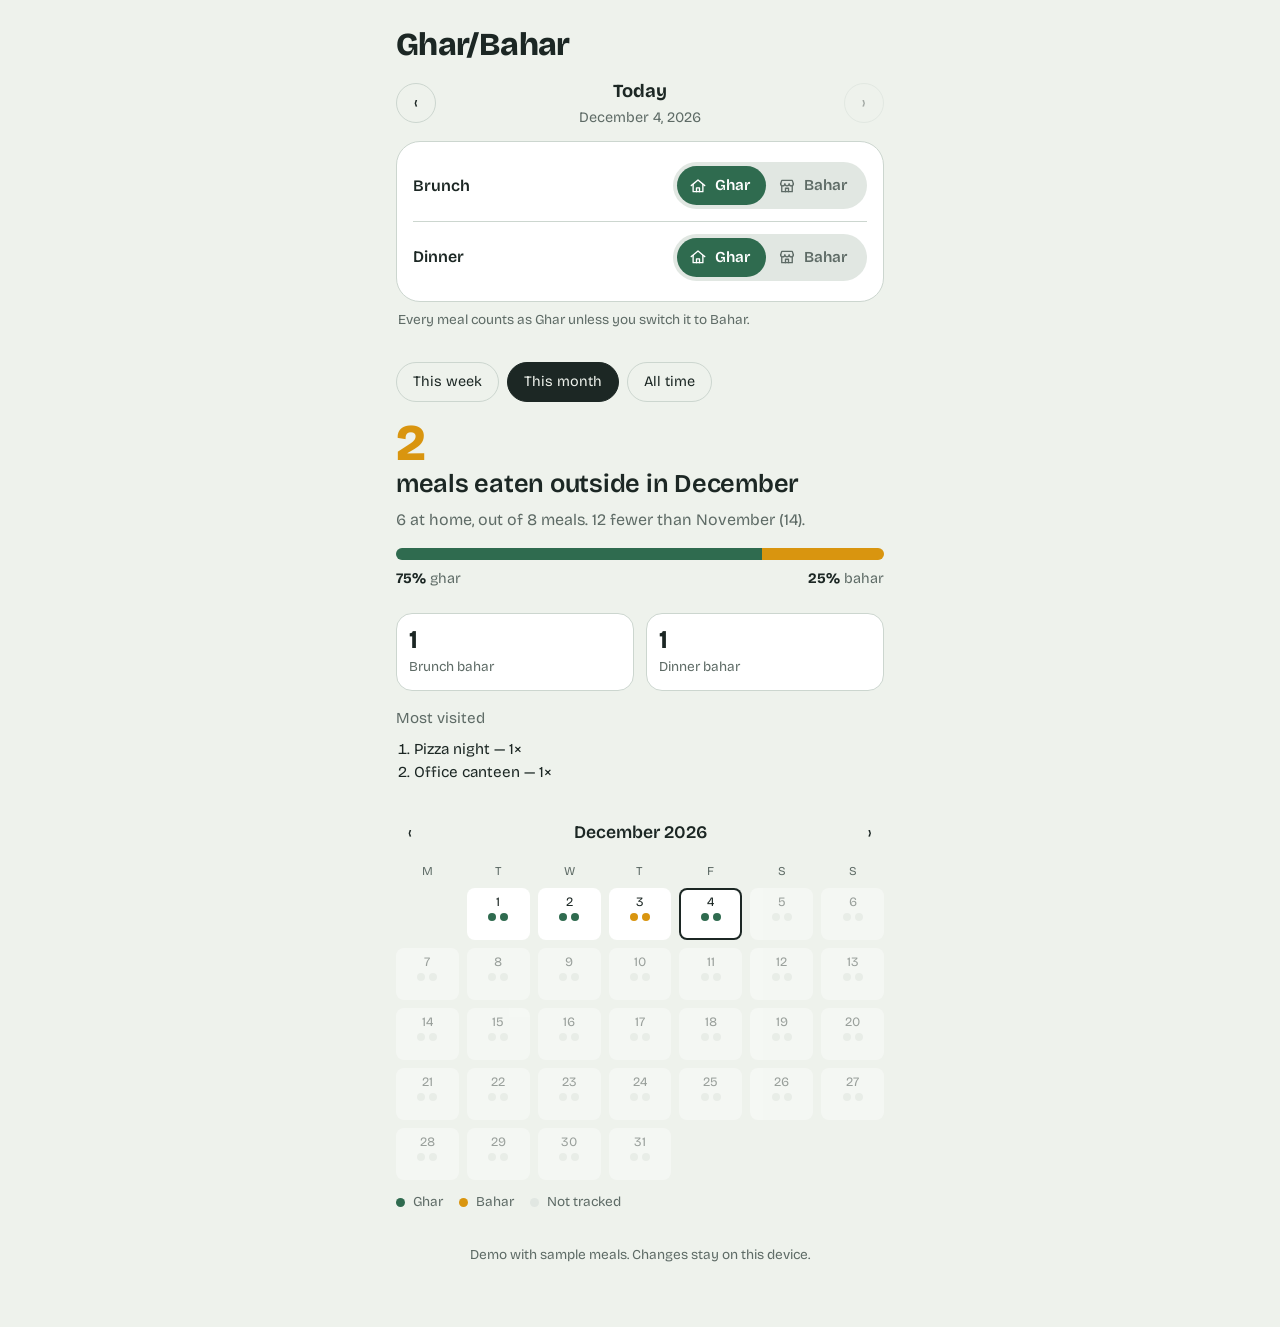
<file: play/ghar-bahar/index.html>
<!doctype html>
<html lang="en">
<head>
<script>try{Object.defineProperty(window,"claude",{value:undefined,configurable:true,writable:true})}catch(e){try{window.claude=undefined}catch(_){}}</script><meta name="robots" content="noindex"><style>body{margin:0}img{max-width:100%}[hidden]{display:none!important}html,body,*{scrollbar-width:none;-ms-overflow-style:none}*::-webkit-scrollbar{display:none;width:0;height:0}</style>
<meta charset="utf-8">
<meta name="viewport" content="width=device-width, initial-scale=1, viewport-fit=cover">
<title>Ghar/Bahar</title>
<link rel="preconnect" href="https://fonts.googleapis.com">
<link rel="preconnect" href="https://fonts.gstatic.com" crossorigin>
<link href="https://fonts.googleapis.com/css2?family=Bricolage+Grotesque:opsz,wght@12..96,400;12..96,600;12..96,800&display=swap" rel="stylesheet">
<style>
:root{
  --paper:#EEF2EC; --card:#FFFFFF; --ink:#1C2724; --muted:#5E6B66; --line:#CCD6CF;
  --home:#2F6B4F; --home-soft:#DCEBE2; --out:#D9950F; --out-soft:#FBEBC6; --empty:#E1E7E2;
  box-sizing:border-box;
  padding-top:env(safe-area-inset-top,0px); padding-bottom:env(safe-area-inset-bottom,0px);
}
@media (prefers-color-scheme: dark){
  :root:not([data-theme="light"]){
    --paper:#131A18; --card:#1C2522; --ink:#E7EEEA; --muted:#98A6A0; --line:#2E3A36;
    --home:#6BC29A; --home-soft:#1F3A2E; --out:#F2B63C; --out-soft:#3D3115; --empty:#27312E;
  }
}
:root[data-theme="dark"]{
  --paper:#131A18; --card:#1C2522; --ink:#E7EEEA; --muted:#98A6A0; --line:#2E3A36;
  --home:#6BC29A; --home-soft:#1F3A2E; --out:#F2B63C; --out-soft:#3D3115; --empty:#27312E;
}
html{scroll-padding-top:env(safe-area-inset-top,0px)}
*,*::before,*::after{box-sizing:inherit}
body{margin:0;background:var(--paper);color:var(--ink);
  font:16px/1.5 "Bricolage Grotesque",system-ui,-apple-system,"Segoe UI",Roboto,sans-serif;}
main{max-width:520px;margin:0 auto;padding:24px 16px 48px}
h1{font-size:2rem;line-height:1.05;font-weight:800;margin:4px 0 16px;letter-spacing:-.02em}
h2{font-size:1.1rem;font-weight:600;margin:0 0 12px}
button{font:inherit;color:inherit;cursor:pointer}
button:focus-visible,input:focus-visible{outline:2px solid var(--home);outline-offset:2px}

.daynav{display:flex;align-items:center;justify-content:space-between;gap:8px;margin-bottom:12px}
.daynav button{background:none;border:1px solid var(--line);border-radius:999px;width:40px;height:40px;font-size:1.1rem}
.daynav button:disabled{opacity:.35;cursor:default}
.daylabel{text-align:center}
.daylabel strong{display:block;font-size:1.15rem}
.daylabel span{color:var(--muted);font-size:.9rem}

.meals{background:var(--card);border-radius:24px;padding:8px 16px;border:1px solid var(--line)}
.meal{display:grid;grid-template-columns:1fr auto;gap:12px;align-items:center;padding:12px 0}
.meal + .meal{border-top:1px solid var(--line)}
.meal-name{font-weight:600}
.meal-note{grid-column:1 / -1;display:none}
.meal.is-out .meal-note{display:block}
.meal-note input{width:100%;border:1px solid var(--line);background:var(--paper);color:var(--ink);
  border-radius:8px;padding:8px 12px;font:inherit;font-size:.95rem}
.seg{display:flex;background:var(--empty);border-radius:999px;padding:4px}
.seg button{display:inline-flex;align-items:center;gap:8px;border:0;background:none;border-radius:999px;padding:8px 16px 8px 12px;font-weight:600;font-size:.95rem;color:var(--muted)}
.seg button[aria-pressed="true"][data-v="home"]{background:var(--home);color:#fff}
.seg button[aria-pressed="true"][data-v="out"]{background:var(--out);color:#1C1606}
.ic{width:18px;height:18px;flex:none;fill:none;stroke:currentColor;stroke-width:1.8;stroke-linecap:round;stroke-linejoin:round}
.hint{color:var(--muted);font-size:.85rem;margin:8px 2px 0}

.summary{margin-top:32px}
.periods{display:flex;gap:8px;margin-bottom:16px}
.periods button{border:1px solid var(--line);background:none;border-radius:999px;padding:8px 16px;font-size:.9rem}
.periods button[aria-pressed="true"]{background:var(--ink);color:var(--paper);border-color:var(--ink)}
.headline{font-size:1.6rem;line-height:1.2;font-weight:600;margin:0 0 8px;letter-spacing:-.01em}
.headline b{font-size:3.2rem;font-weight:800;color:var(--out);display:block;line-height:1;letter-spacing:-.03em}
.sub{color:var(--muted);margin:0 0 16px}
.ratio{display:flex;height:12px;border-radius:999px;overflow:hidden;background:var(--empty);margin-bottom:8px}
.ratio i{display:block;height:100%}
.legend{display:flex;justify-content:space-between;font-size:.9rem;color:var(--muted)}
.legend b{color:var(--ink)}
.bymeal{display:grid;grid-template-columns:repeat(2,1fr);gap:12px;margin-top:24px}
.bymeal div{background:var(--card);border:1px solid var(--line);border-radius:16px;padding:12px}
.bymeal strong{display:block;font-size:1.6rem;line-height:1.1}
.bymeal span{color:var(--muted);font-size:.85rem}
.places{margin-top:16px;font-size:.95rem}
.places p{margin:0 0 8px;color:var(--muted)}
.places ol{margin:0;padding-left:1.2em}

.month{margin-top:32px}
.monthhead{display:flex;justify-content:space-between;align-items:center;margin-bottom:12px}
.monthhead button{background:none;border:0;font-size:1.1rem;padding:4px 12px}
.grid{display:grid;grid-template-columns:repeat(7,1fr);gap:8px}
.dow{text-align:center;font-size:.75rem;color:var(--muted)}
.cell{border:0;background:var(--card);border-radius:8px;padding:8px 0 8px;display:flex;flex-direction:column;align-items:center;gap:4px;min-height:52px}
.cell.blank{background:none}
.cell.sel{box-shadow:inset 0 0 0 2px var(--ink)}
.cell.future{opacity:.4}
.cell .n{font-size:.8rem;line-height:1}
.pips{display:flex;gap:4px}
.pips i{width:8px;height:8px;border-radius:50%;background:var(--empty)}
.pips i.home{background:var(--home)}
.pips i.out{background:var(--out)}
.key{display:flex;gap:16px;font-size:.85rem;color:var(--muted);margin-top:12px}
.key i{display:inline-block;width:9px;height:9px;border-radius:50%;margin-right:8px;vertical-align:middle}
.status{font-size:.85rem;color:var(--muted);margin-top:32px;text-align:center}
@media (prefers-reduced-motion:no-preference){.seg button{transition:background .15s}}
</style>
</head>
<body>
<main>
  <h1>Ghar/Bahar</h1>

  <div class="daynav">
    <button id="prevDay" aria-label="Previous day">‹</button>
    <div class="daylabel"><strong id="dayTitle"></strong><span id="daySub"></span></div>
    <button id="nextDay" aria-label="Next day">›</button>
  </div>
  <section class="meals" id="meals" aria-label="Meals for the selected day"></section>
  <p class="hint">Every meal counts as Ghar unless you switch it to Bahar.</p>

  <section class="summary" aria-labelledby="sumTitle">
    <h2 id="sumTitle" hidden>Summary</h2>
    <div class="periods" role="group" aria-label="Summary period">
      <button data-p="week">This week</button>
      <button data-p="month" aria-pressed="true" id="monthBtn">This month</button>
      <button data-p="all">All time</button>
    </div>
    <p class="headline" id="headline"></p>
    <p class="sub" id="sub"></p>
    <div class="ratio" id="ratio"></div>
    <div class="legend" id="legend"></div>
    <div class="bymeal" id="bymeal"></div>
    <div class="places" id="places"></div>
  </section>

  <section class="month" aria-label="Month view">
    <div class="monthhead">
      <button id="prevMonth" aria-label="Previous month">‹</button>
      <h2 id="monthTitle" style="margin:0"></h2>
      <button id="nextMonth" aria-label="Next month">›</button>
    </div>
    <div class="grid" id="grid"></div>
    <div class="key"><span><i style="background:var(--home)"></i>Ghar</span><span><i style="background:var(--out)"></i>Bahar</span><span><i style="background:var(--empty)"></i>Not tracked</span></div>
  </section>

  <p class="status" id="status">Connecting…</p>
</main>

<script>
(function(){
  try{ if(localStorage.getItem("gb-demo-v1")) return; }catch(e){ return; }
  var pad=function(n){return String(n).padStart(2,"0")}, iso=function(d){return d.getFullYear()+"-"+pad(d.getMonth()+1)+"-"+pad(d.getDate())};
  var seed=7, rnd=function(){ seed=(seed*16807)%2147483647; return seed/2147483647; };
  var places=["Dosa corner","Biryani place","Café on the corner","Friend's house","Office canteen","Pizza night"];
  var entries={}, today=new Date(); today.setHours(0,0,0,0);
  for(var k=1;k<=48;k++){
    var d=new Date(today); d.setDate(d.getDate()-k); var ds=iso(d), wk=d.getDay()===0||d.getDay()===6;
    ["brunch","dinner"].forEach(function(m){
      if(rnd() < (wk ? (m==="dinner"?.55:.35) : (m==="dinner"?.22:.12))){
        var place=places[Math.floor(rnd()*places.length)];
        entries[ds+"_"+m]={date:ds,meal:m,where:"out",place:rnd()<.8?place:"",updatedAt:Date.now()};
      }
    });
  }
  var s=new Date(today); s.setDate(s.getDate()-48);
  try{ localStorage.setItem("gb-demo-v1", JSON.stringify({entries:entries,startDate:iso(s)})); }catch(e){}
})();
</script>
<script>
const MEALS = [["brunch","Brunch"],["dinner","Dinner"]];
const MEAL_KEYS = MEALS.map(m => m[0]);
const LS_KEY = "gb-demo-v1";
let entries = {};          // id -> {date, meal, where, place}
let db = null, col = null;
let period = "month";
let startDate = null;       // first day tracked; unlogged meals from here on count as home

const pad = n => String(n).padStart(2,"0");
const iso = d => d.getFullYear()+"-"+pad(d.getMonth()+1)+"-"+pad(d.getDate());
const parse = s => { const [y,m,d] = s.split("-").map(Number); return new Date(y,m-1,d); };
const todayISO = () => iso(new Date());
let selected = todayISO();
let viewMonth = (() => { const t = new Date(); return new Date(t.getFullYear(), t.getMonth(), 1); })();

/* ---------- storage ---------- */
function loadLocal(){ try { const o = JSON.parse(localStorage.getItem(LS_KEY) || "{}"); entries = o.entries || {}; startDate = o.startDate || null; } catch(e){ entries = {}; } }
function saveLocal(){ try { localStorage.setItem(LS_KEY, JSON.stringify({entries, startDate})); } catch(e){} }
const whereOf = (date, meal) => entries[date+"_"+meal]?.where || (startDate && date >= startDate && date <= todayISO() ? "home" : null);
function allMeals(r){
  const list = []; if (!startDate) return list;
  const a = r[0] > startDate ? r[0] : startDate, b = r[1] < todayISO() ? r[1] : todayISO();
  for (let d = parse(a); iso(d) <= b; d.setDate(d.getDate()+1)){
    const ds = iso(d);
    MEAL_KEYS.forEach(k => list.push({date: ds, meal: k, where: whereOf(ds,k), place: entries[ds+"_"+k]?.place || ""}));
  }
  return list;
}
async function ensureStart(date){
  if (startDate && startDate <= date) return;
  startDate = date;
  if (db){ try { await db.doc("settings/start").set({date}); } catch(e){} } else saveLocal();
  renderAll();
}

async function save(id, value){
  if (value) entries[id] = value; else delete entries[id];
  renderAll();
  if (col){
    try { value ? await col.doc(id).set(value) : await col.doc(id).delete(); }
    catch(e){ setStatus(e && e.code === "quota_exceeded" ? "Storage is full — older entries need clearing." : "Couldn't save that change. Check your connection and try again."); }
  } else saveLocal();
}

/* ---------- day editor ---------- */
function renderDay(){
  const d = parse(selected), t = todayISO();
  document.getElementById("dayTitle").textContent =
    selected === t ? "Today" : d.toLocaleDateString(undefined,{weekday:"long"});
  document.getElementById("daySub").textContent = d.toLocaleDateString(undefined,{day:"numeric",month:"long",year:"numeric"});
  document.getElementById("nextDay").disabled = selected >= t;

  const wrap = document.getElementById("meals");
  wrap.innerHTML = "";
  MEALS.forEach(([key,label]) => {
    const id = selected + "_" + key, e = entries[id], w = whereOf(selected, key) || "home";
    const row = document.createElement("div");
    row.className = "meal" + (w === "out" ? " is-out" : "");
    row.innerHTML = `<span class="meal-name">${label}</span>
      <div class="seg" role="group" aria-label="${label}">
        <button data-v="home" aria-pressed="${w==='home'}"><svg class="ic" viewBox="0 0 24 24" aria-hidden="true"><path d="M3 11.5 12 4l9 7.5"/><path d="M5.5 10v9.5h13V10"/><path d="M10 19.5v-5h4v5"/></svg>Ghar</button>
        <button data-v="out" aria-pressed="${w==='out'}"><svg class="ic" viewBox="0 0 24 24" aria-hidden="true"><path d="M3.5 9 5 4.5h14L20.5 9"/><path d="M3.5 9a2.8 2.8 0 0 0 5.67 0 2.8 2.8 0 0 0 5.66 0 2.8 2.8 0 0 0 5.67 0"/><path d="M5 11.5v8h14v-8"/><path d="M10 19.5v-4.5h4v4.5"/></svg>Bahar</button>
      </div>
      <label class="meal-note"><input placeholder="Where? (optional)" maxlength="60" aria-label="${label} place"></label>`;
    const input = row.querySelector("input");
    input.value = e?.place || "";
    input.addEventListener("change", () => {
      const cur = entries[id]; if (!cur) return;
      save(id, {...cur, place: input.value.trim(), updatedAt: Date.now()});
    });
    row.querySelectorAll(".seg button").forEach(b => b.addEventListener("click", () => {
      const v = b.dataset.v, cur = entries[id];
      ensureStart(selected);
      if (v === "home") save(id, null);   // home is the default, no entry needed
      else if (!cur || cur.where !== "out") save(id, {date: selected, meal: key, where: "out", place: cur?.place || "", updatedAt: Date.now()});
    }));
    wrap.appendChild(row);
  });
}

/* ---------- summary ---------- */
function range(){
  const t = new Date(); t.setHours(0,0,0,0);
  if (period === "week"){ const s = new Date(t); s.setDate(t.getDate() - ((t.getDay()+6)%7)); return [iso(s), iso(t), "this week"]; }
  if (period === "month"){ const s = viewMonth, e = new Date(s.getFullYear(), s.getMonth()+1, 0); return [iso(s), iso(e < t ? e : t), "in " + s.toLocaleDateString(undefined,{month:"long"})]; }
  return ["0000-00-00", "9999-99-99", "since you started"];
}
function prevRange(){
  const t = new Date(); t.setHours(0,0,0,0);
  if (period === "week"){ const s = new Date(t); s.setDate(t.getDate() - ((t.getDay()+6)%7) - 7); const e = new Date(s); e.setDate(s.getDate()+6); return [iso(s), iso(e), "last week"]; }
  if (period === "month"){ const s = new Date(viewMonth.getFullYear(), viewMonth.getMonth()-1, 1), e = new Date(viewMonth.getFullYear(), viewMonth.getMonth(), 0); return [iso(s), iso(e), s.toLocaleDateString(undefined,{month:"long"})]; }
  return null;
}
const inRange = (e,[a,b]) => e.date >= a && e.date <= b;

function renderSummary(){
  const now = new Date(), isCur = viewMonth.getFullYear() === now.getFullYear() && viewMonth.getMonth() === now.getMonth();
  document.getElementById("monthBtn").textContent = isCur ? "This month" : viewMonth.toLocaleDateString(undefined,{month:"long"});
  const r = range(), list = allMeals(r);
  const out = list.filter(e => e.where === "out"), home = list.length - out.length;
  document.getElementById("headline").innerHTML =
    `<b>${out.length}</b>${out.length === 1 ? "meal" : "meals"} eaten outside ${r[2]}`;

  let sub = list.length ? `${home} at home, out of ${list.length} meals.` : "Nothing tracked yet for this period.";
  const pr = prevRange();
  if (pr){
    const prevOut = allMeals(pr).filter(e => e.where === "out").length;
    if (prevOut || out.length){
      const diff = out.length - prevOut;
      sub += diff === 0 ? ` Same as ${pr[2]}.` : ` ${Math.abs(diff)} ${diff > 0 ? "more" : "fewer"} than ${pr[2]} (${prevOut}).`;
    }
  }
  document.getElementById("sub").textContent = sub;

  const pOut = list.length ? Math.round(out.length / list.length * 100) : 0;
  document.getElementById("ratio").innerHTML = list.length
    ? `<i style="width:${100-pOut}%;background:var(--home)"></i><i style="width:${pOut}%;background:var(--out)"></i>` : "";
  document.getElementById("legend").innerHTML = list.length
    ? `<span><b>${100-pOut}%</b> ghar</span><span><b>${pOut}%</b> bahar</span>` : "";

  document.getElementById("bymeal").innerHTML = MEALS.map(([k,l]) =>
    `<div><strong>${out.filter(e => e.meal === k).length}</strong><span>${l} bahar</span></div>`).join("");

  const counts = {};
  out.forEach(e => { const p = (e.place || "").trim(); if (p){ const key = p.toLowerCase(); counts[key] = counts[key] || {name:p, n:0}; counts[key].n++; } });
  const top = Object.values(counts).sort((a,b) => b.n - a.n).slice(0,3);
  const pl = document.getElementById("places");
  pl.innerHTML = "";
  if (top.length){
    const p = document.createElement("p"); p.textContent = "Most visited";
    const ol = document.createElement("ol");
    top.forEach(t => { const li = document.createElement("li"); li.textContent = `${t.name} — ${t.n}×`; ol.appendChild(li); });
    pl.append(p, ol);
  }
}

/* ---------- month grid ---------- */
function renderMonth(){
  document.getElementById("monthTitle").textContent = viewMonth.toLocaleDateString(undefined,{month:"long",year:"numeric"});
  const t = new Date(), thisMonth = new Date(t.getFullYear(), t.getMonth(), 1);
  document.getElementById("nextMonth").disabled = viewMonth >= thisMonth;
  const grid = document.getElementById("grid");
  grid.innerHTML = ["M","T","W","T","F","S","S"].map(d => `<div class="dow">${d}</div>`).join("");
  const lead = (viewMonth.getDay()+6)%7;
  for (let i = 0; i < lead; i++) grid.insertAdjacentHTML("beforeend", `<div class="cell blank"></div>`);
  const days = new Date(viewMonth.getFullYear(), viewMonth.getMonth()+1, 0).getDate(), today = todayISO();
  for (let d = 1; d <= days; d++){
    const ds = iso(new Date(viewMonth.getFullYear(), viewMonth.getMonth(), d));
    const b = document.createElement("button");
    b.className = "cell" + (ds === selected ? " sel" : "") + (ds > today ? " future" : "");
    b.disabled = ds > today;
    const pips = MEAL_KEYS.map(k => `<i class="${whereOf(ds,k) || ""}"></i>`).join("");
    const outN = MEAL_KEYS.filter(k => whereOf(ds,k) === "out").length;
    b.setAttribute("aria-label", `${parse(ds).toLocaleDateString(undefined,{day:"numeric",month:"long"})}, ${outN} outside`);
    b.innerHTML = `<span class="n">${d}</span><span class="pips">${pips}</span>`;
    b.addEventListener("click", () => { selected = ds; renderDay(); renderMonth(); window.scrollTo({top:0, behavior:"smooth"}); });
    grid.appendChild(b);
  }
}

function renderAll(){ renderDay(); renderSummary(); renderMonth(); }
function setStatus(s){ document.getElementById("status").textContent = s; }

/* ---------- controls ---------- */
function shiftDay(n){ const d = parse(selected); d.setDate(d.getDate()+n); if (iso(d) > todayISO()) return; selected = iso(d);
  viewMonth = new Date(d.getFullYear(), d.getMonth(), 1); renderDay(); renderMonth(); renderSummary(); }
document.getElementById("prevDay").onclick = () => shiftDay(-1);
document.getElementById("nextDay").onclick = () => shiftDay(1);
function showMonth(n){
  viewMonth = new Date(viewMonth.getFullYear(), viewMonth.getMonth()+n, 1);
  period = "month";
  document.querySelectorAll(".periods button").forEach(x => x.setAttribute("aria-pressed", x.dataset.p === "month"));
  renderMonth(); renderSummary();
}
document.getElementById("prevMonth").onclick = () => showMonth(-1);
document.getElementById("nextMonth").onclick = () => showMonth(1);
document.querySelectorAll(".periods button").forEach(b => b.addEventListener("click", () => {
  period = b.dataset.p;
  document.querySelectorAll(".periods button").forEach(x => x.setAttribute("aria-pressed", x === b));
  renderSummary();
}));

/* ---------- boot ---------- */
loadLocal();
renderAll();
if (!startDate) ensureStart(todayISO());
(async () => {
  try { db = window.claude && window.claude.use ? await window.claude.use("db") : null; } catch(e){ db = null; }
  if (!db){ setStatus("Demo with sample meals. Changes stay on this device."); return; }
  col = db.collection("meals");
  db.doc("settings/start").onSnapshot(s => {
    const d = s.exists ? s.data().date : null;
    if (d) { startDate = d; renderAll(); }
    else { startDate = startDate || todayISO(); db.doc("settings/start").set({date: startDate}).catch(() => {}); renderAll(); }
  });
  col.limit(1000).onSnapshot(snap => {
    const next = {};
    snap.docs.forEach(d => { const v = d.data(); if (v && v.date && MEAL_KEYS.includes(v.meal)) next[d.id] = v; });
    entries = next;
    renderAll();
    setStatus("");
  }, err => {
    if (err.code === "revoked" || err.code === "not_granted") { col = null; setStatus("Saved on this device only."); }
    else setStatus("Sync paused. Changes will show once the connection is back.");
  });
})();
</script>
</body>
</html>
</file>
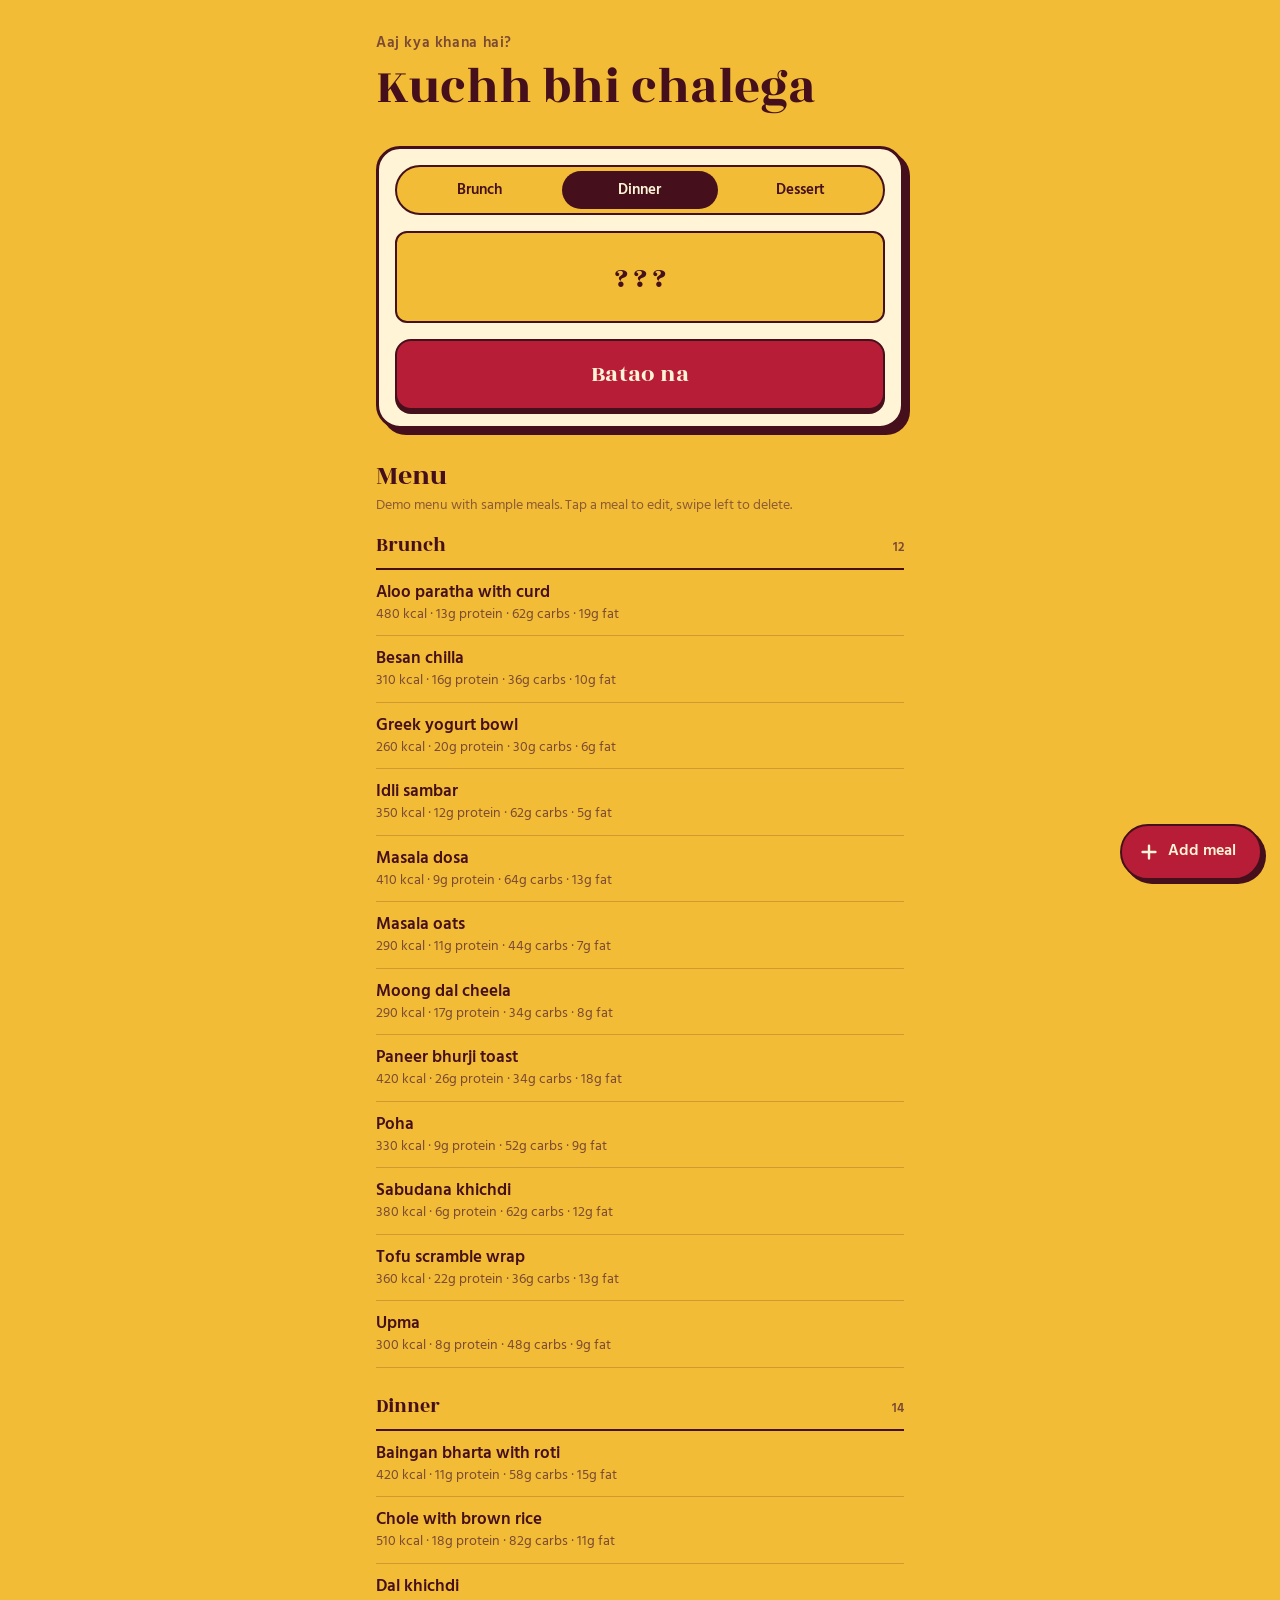
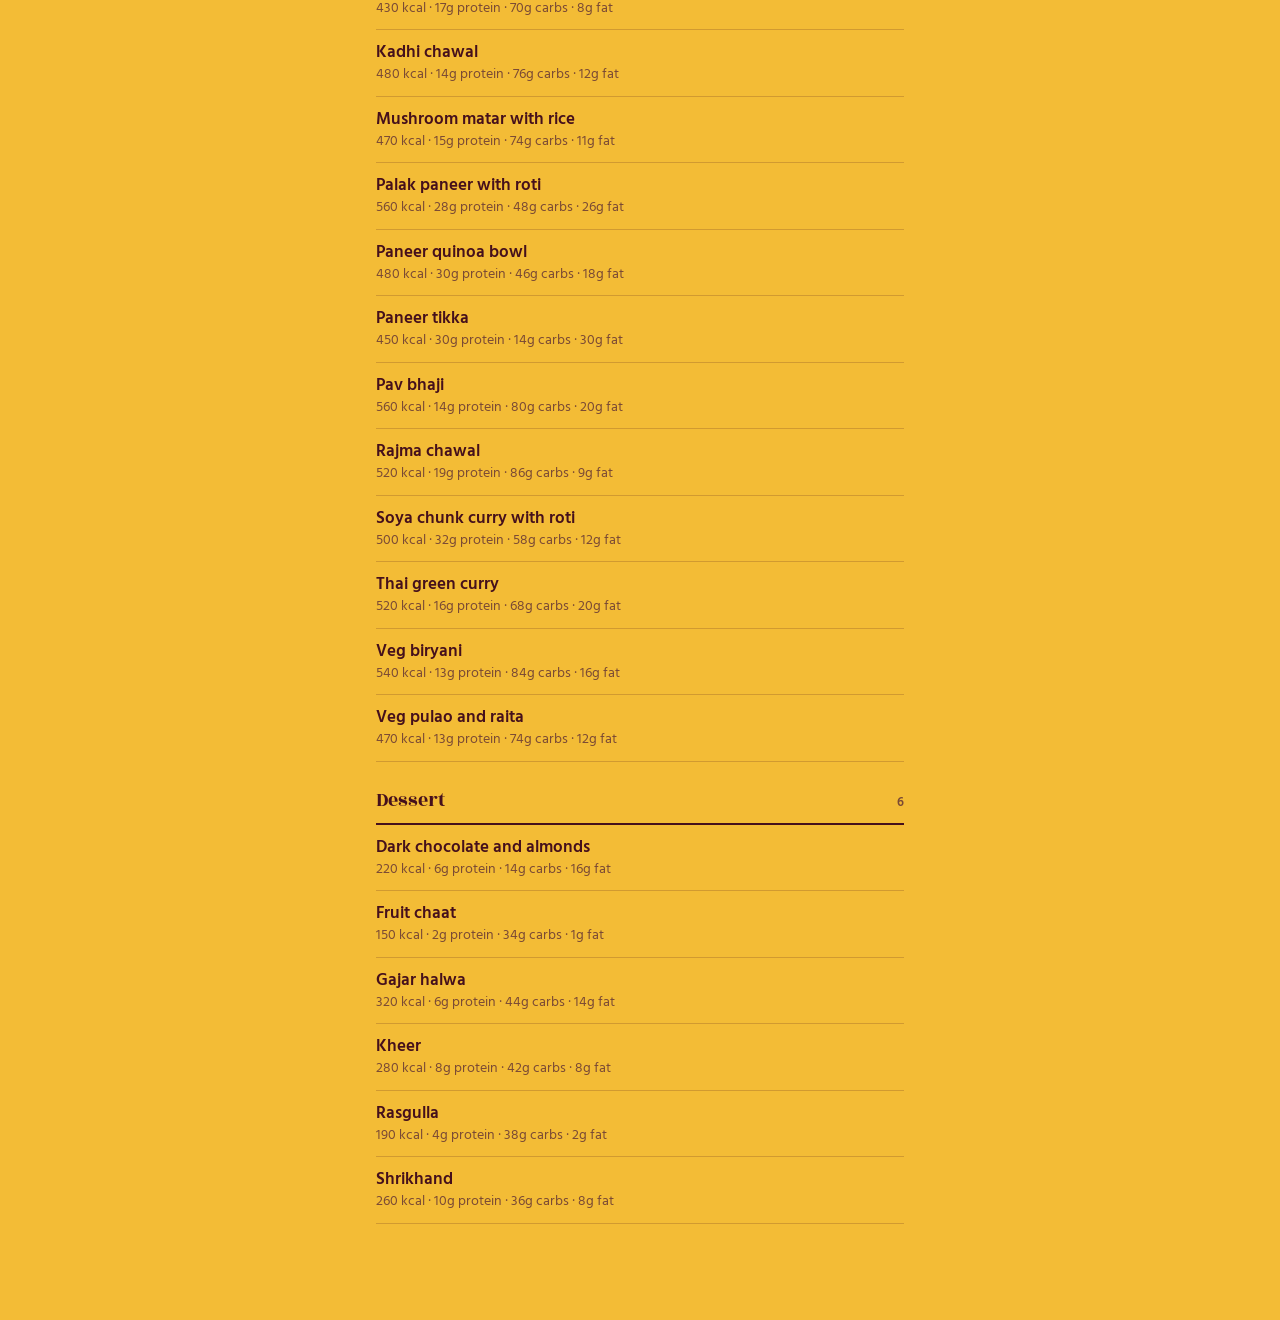
<file: play/kuchh-bhi-chalega/index.html>
<!doctype html>
<html lang="en">
<head>
<meta charset="utf-8">
<meta name="viewport" content="width=device-width, initial-scale=1, viewport-fit=cover">
<script>try{Object.defineProperty(window,"claude",{value:undefined,configurable:true,writable:true})}catch(e){try{window.claude=undefined}catch(_){}}</script><meta name="robots" content="noindex"><style>body{margin:0}img{max-width:100%}[hidden]{display:none!important}html,body,*{scrollbar-width:none;-ms-overflow-style:none}*::-webkit-scrollbar{display:none;width:0;height:0}</style>
<title>Kuchh bhi chalega</title>
<script>if(/[?&]inset=1/.test(location.search))document.documentElement.classList.add("embedded")</script>
<link rel="stylesheet" href="https://fonts.googleapis.com/css2?family=Rozha+One&family=Hind:wght@400;500;600&display=swap">
<style>
body{margin:0}
/* Layout: one turmeric page, a single slot window as the hero, the menu list underneath. */
:root{
  --bg:#F3BC36; --surface:#FFF4D6; --fg:#45101C; --muted:#7A4A35; --accent:#B81D38; --on-accent:#FFF4D6;
  --ok:#1C7355; --line:#45101C33;
  --display:"Rozha One","Georgia",serif; --body:"Hind","Segoe UI",system-ui,sans-serif;
  --row:92px;
}
@media (prefers-color-scheme: dark){ :root:not([data-theme="light"]){
  --bg:#260B12; --surface:#3A131D; --fg:#FBE7B4; --muted:#D3A98A; --accent:#F3BC36; --on-accent:#260B12;
  --ok:#6FD3A8; --line:#FBE7B433; color-scheme:dark } }
:root[data-theme="dark"]{
  --bg:#260B12; --surface:#3A131D; --fg:#FBE7B4; --muted:#D3A98A; --accent:#F3BC36; --on-accent:#260B12;
  --ok:#6FD3A8; --line:#FBE7B433; color-scheme:dark }
*{box-sizing:border-box}
body{background:var(--bg);color:var(--fg);font-family:var(--body);font-size:16px;line-height:1.45}
.wrap{max-width:560px;margin:0 auto;padding-inline:16px;padding-block:32px 64px;display:flex;flex-direction:column;gap:32px}
h1{font-family:var(--display);font-weight:400;font-size:clamp(2.2rem,10vw,3.4rem);line-height:1;margin:0;text-wrap:balance}
.sub{margin:8px 0 0;color:var(--muted)}
.eyebrow{margin:0 0 8px;font-family:var(--body);font-size:.95rem;font-weight:600;letter-spacing:.04em;color:var(--muted)}
h2{font-family:var(--display);font-weight:400;font-size:1.5rem;margin:0}
button{font:inherit;color:inherit;cursor:pointer}
:focus-visible{outline:3px solid var(--fg);outline-offset:2px}

.machine{background:var(--surface);border:3px solid var(--fg);border-radius:24px;padding:16px;display:flex;flex-direction:column;gap:16px;box-shadow:6px 6px 0 var(--fg)}
.window{height:var(--row);overflow:hidden;border-radius:12px;border:2px solid var(--fg);background:var(--bg);position:relative}
.reel{will-change:transform}
.reel div{height:var(--row);display:flex;align-items:center;justify-content:center;text-align:center;padding:0 12px;
  font-family:var(--display);font-size:clamp(1.25rem,5.6vw,1.8rem);line-height:1.1;overflow-wrap:anywhere}
.reel.spin{transition:transform 2.4s cubic-bezier(.12,.72,.12,1)}
.window.blur .reel div{filter:blur(1.2px)}
.pull{background:var(--accent);color:var(--on-accent);border:2px solid var(--fg);border-radius:16px;padding:16px 16px;
  font-family:var(--display);font-size:1.35rem;width:100%}
.pull:active{transform:translateY(2px)}
.pull:disabled{opacity:.6;cursor:default}

.detail{display:flex;flex-direction:column;gap:12px}
.stats{display:flex;flex-wrap:wrap;gap:8px;margin:0;padding:0;list-style:none}
.stats li{border:1.5px solid var(--line);border-radius:999px;padding:4px 12px;font-variant-numeric:tabular-nums}
.stats b{font-weight:600}
.note{color:var(--muted);margin:0;font-size:.95rem}
.ings{display:flex;flex-wrap:wrap;gap:8px}
.ing{background:transparent;border:1.5px solid var(--fg);border-radius:8px;padding:8px 12px}
.ing[aria-pressed="true"]{background:var(--ok);border-color:var(--ok);color:var(--surface)}
.ing[aria-pressed="true"]::before{content:"✓ "}
.have{font-weight:600}
.have.all{color:var(--ok)}

.head{display:flex;align-items:center;justify-content:space-between;gap:12px;flex-wrap:wrap}
.ghost{background:transparent;border:2px solid var(--fg);border-radius:8px;padding:8px 16px;font-weight:600}
.list{list-style:none;margin:0;padding:0;border-top:1.5px solid var(--line)}
.list li{border-bottom:1.5px solid var(--line);display:flex;align-items:center;gap:8px}
.list li.g{font-family:var(--display);font-size:1.15rem;padding:16px 2px 8px;justify-content:space-between}
.list li.g small{font-family:var(--body);font-size:.85rem;color:var(--muted)}
.list .item{flex:1;min-width:0}
.x{background:transparent;border:1.5px solid var(--line);border-radius:8px;padding:4px 12px;color:var(--accent);font-weight:600;white-space:nowrap}
.x.sure{background:var(--accent);color:var(--on-accent);border-color:var(--accent)}
.tabs{display:flex;gap:8px}
.tab{flex:1;min-width:0;background:transparent;border:2px solid var(--fg);border-radius:999px;padding:8px 4px;font-weight:600}
.tab[aria-pressed="true"]{background:var(--fg);color:var(--surface)}
select{font:inherit;color:var(--fg);background:var(--bg);border:1.5px solid var(--fg);border-radius:8px;padding:8px 12px;width:100%}
.item{display:flex;align-items:baseline;gap:12px;width:100%;background:none;border:0;padding:12px 2px;text-align:left}
.item .n{flex:1;min-width:0;font-weight:600;overflow-wrap:anywhere}
.item .m{color:var(--muted);font-size:.9rem;white-space:nowrap;font-variant-numeric:tabular-nums}
.tag{font-size:.7rem;letter-spacing:.08em;text-transform:uppercase;border:1px solid var(--line);border-radius:4px;padding:1px 4px;color:var(--muted)}

form{background:var(--surface);border:2px solid var(--fg);border-radius:16px;padding:16px;display:flex;flex-direction:column;gap:12px}
label{display:flex;flex-direction:column;gap:4px;font-size:.9rem;font-weight:600;min-width:0}
label small{font-weight:400;color:var(--muted)}
input,textarea{font:inherit;color:var(--fg);background:var(--bg);border:1.5px solid var(--fg);border-radius:8px;padding:8px 12px;width:100%}
textarea{resize:vertical;min-height:64px}
.grid{display:grid;grid-template-columns:repeat(4,1fr);gap:12px}
@media (max-width:440px){.grid{grid-template-columns:repeat(2,1fr)}}
.actions{display:flex;gap:12px;flex-wrap:wrap}
.save{background:var(--fg);color:var(--surface);border:2px solid var(--fg);border-radius:8px;padding:8px 16px;font-weight:600}
.del{margin-left:auto;color:var(--accent);border-color:var(--accent)}
.err{color:var(--accent);margin:0;font-weight:600}
@media (prefers-reduced-motion: reduce){.reel.spin{transition:none}.window.blur .reel div{filter:none}}
/* ---------- polish ---------- */
.wrap{padding-block:32px 96px;gap:32px}
h1{font-size:clamp(2.1rem,9.5vw,3.2rem);line-height:1.02}
.machine{gap:16px;padding:16px}
.tabs{display:grid;grid-template-columns:repeat(3,1fr);gap:4px;padding:4px;border:2px solid var(--fg);border-radius:999px;background:var(--bg)}
.tab{border:0;border-radius:999px;padding:8px 4px;font-weight:600;font-size:.95rem}
.tab[aria-pressed="true"]{background:var(--fg);color:var(--surface)}
.pull{font-size:1.5rem;letter-spacing:.01em;box-shadow:0 4px 0 var(--fg);transition:transform .12s,box-shadow .12s}
.pull:active{transform:translateY(3px);box-shadow:0 1px 0 var(--fg)}
.head{display:grid;gap:4px;margin-bottom:12px}
.head h2{font-size:1.75rem;line-height:1.1}
.status{margin:0;font-size:.85rem;line-height:1.4;color:var(--muted);opacity:.85}
.list{border-top:0}
.list li{border-bottom:1.5px solid var(--line)}
.list li.g{display:flex;align-items:baseline;justify-content:space-between;font-family:var(--display);font-size:1.25rem;padding:24px 0 8px;border-bottom:2px solid var(--fg)}
.list li.g:first-child{padding-top:4px}
.list li.g small{font-family:var(--body);font-size:.8rem;font-weight:600;color:var(--muted);font-variant-numeric:tabular-nums}
.list li.empty{padding:16px 0;color:var(--muted);font-size:.9rem}
.list li.sw{position:relative;overflow:hidden;display:block;transition:height .26s ease,opacity .2s}
.list li.sw.gone{opacity:0}
.list li.sw .x{position:absolute;inset:0 0 0 auto;width:96px;display:flex;flex-direction:column;align-items:center;justify-content:center;gap:2px;border:0;border-radius:0;padding:0;background:var(--accent);color:var(--on-accent);font-size:.8rem;font-weight:600}
.list li.sw .x svg{width:20px;height:20px}
.item{position:relative;z-index:1;display:grid;gap:2px;padding:12px 0;background:var(--bg);transition:transform .28s cubic-bezier(.2,.8,.2,1);touch-action:pan-y;user-select:none;-webkit-user-select:none}
.list li.sw.drag .item{transition:none}
.item .n{font-weight:600;font-size:1.05rem;line-height:1.3}
.item .m{font-size:.85rem;line-height:1.3;color:var(--muted);white-space:normal}
.fab{position:fixed;z-index:20;right:max(18px,env(safe-area-inset-right,0px));bottom:calc(20px + env(safe-area-inset-bottom,0px));display:inline-flex;align-items:center;gap:8px;height:56px;padding:0 24px 0 16px;border-radius:999px;border:2px solid var(--fg);background:var(--accent);color:var(--on-accent);font-weight:600;font-size:1rem;box-shadow:4px 4px 0 var(--fg);transition:transform .15s,box-shadow .15s}
.fab svg{width:22px;height:22px}
.fab:active{transform:translate(2px,2px);box-shadow:2px 2px 0 var(--fg)}
html.embedded .fab{bottom:calc(84px + env(safe-area-inset-bottom,0px))}
html.sheet-open .fab{opacity:0;pointer-events:none}
.scrim{position:fixed;inset:0;z-index:30;background:rgba(40,10,16,.45)}
.sheet{position:fixed;z-index:31;left:0;right:0;bottom:0;max-width:560px;margin:0 auto;max-height:88vh;overflow:auto;border-radius:24px 22px 0 0;border-bottom:0;padding:16px 16px calc(24px + env(safe-area-inset-bottom,0px));box-shadow:0 -10px 30px -10px rgba(0,0,0,.35)}
.sheet-head{display:flex;align-items:center;justify-content:space-between}
.sheet-head h3{margin:0;font-family:var(--display);font-weight:400;font-size:1.5rem}
.sheet label{display:block;font-size:.9rem;font-weight:600}
.sheet label small{display:inline;margin-left:8px;font-weight:400;font-size:.8rem;color:var(--muted)}
.sheet input,.sheet select,.sheet textarea{display:block;margin-top:8px;background:#FFFDF6;border:1.5px solid var(--line);border-radius:8px;padding:12px 12px}
.sheet input:focus,.sheet select:focus,.sheet textarea:focus{border-color:var(--fg);outline:none;box-shadow:0 0 0 3px color-mix(in srgb,var(--accent) 25%,transparent)}
.sheet .grid{gap:12px}
.sheet .actions .save{flex:1;padding:12px 16px;border-radius:12px}
.sheet .actions .ghost{padding:12px 16px;border-radius:12px}
.icon{background:transparent;border:1.5px solid var(--line);border-radius:999px;width:36px;height:36px}

:root{--field:#FFFDF6;--edge:#7A4A35}
@media (prefers-color-scheme: dark){ :root:not([data-theme="light"]){--field:#1C080D;--edge:#D3A98A} }
:root[data-theme="dark"]{--field:#1C080D;--edge:#D3A98A}
.sheet{display:flex;flex-direction:column;gap:16px}
.sheet[hidden],.scrim[hidden]{display:none}
.sheet label{margin:0}
.sheet label[for]{margin-bottom:-8px}
.sheet input,.sheet select,.sheet textarea{min-height:48px;font-size:1rem;color:var(--fg);background:var(--field);border:1.5px solid var(--edge)}
.sheet input::placeholder,.sheet textarea::placeholder{color:var(--muted);opacity:1}
.sheet input:focus,.sheet select:focus,.sheet textarea:focus{border-color:var(--fg);outline:3px solid var(--fg);outline-offset:1px;box-shadow:none}
.sheet [aria-invalid="true"]{border-color:var(--accent);outline-color:var(--accent)}
.sheet .macros{border:0;margin:0;padding:0;min-width:0}
.sheet .macros legend{padding:0;margin-bottom:8px;font-size:.9rem;font-weight:600}
.sheet .macros legend small{margin-left:8px;font-weight:400;font-size:.8rem;color:var(--muted)}
.sheet label.num{font-weight:500}
.sheet label.num small{margin-left:2px}
.sheet .hint{margin:-8px 0 0;font-size:.85rem;color:var(--muted)}
.sheet .err{padding:12px 12px;border-radius:8px;border:1.5px solid var(--accent);background:color-mix(in srgb,var(--accent) 10%,var(--surface))}
.sheet .actions .save,.sheet .actions .ghost{min-height:48px}
.sheet .del{color:var(--accent);border-color:var(--accent)}
.icon{display:grid;place-items:center;color:var(--fg);border-color:var(--edge);width:44px;height:44px}
@media (prefers-reduced-motion: no-preference){ .sheet:not([hidden]){animation:up .32s cubic-bezier(.2,.8,.2,1)} @keyframes up{from{transform:translateY(100%)}} }
@media (prefers-reduced-motion: reduce){ .item,.list li.sw{transition:none} }

/* ---------- food directory ---------- */
.dir{display:flex;flex-direction:column;gap:8px;padding:12px;border-radius:16px;background:var(--bg);border:1.5px solid var(--line)}
.dir > label{margin:0}
.sheet .dir input{margin-top:0}
.dres,.picked{list-style:none;margin:0;padding:0;display:flex;flex-direction:column;gap:8px}
.dres-i{display:grid;gap:1px;width:100%;text-align:left;background:var(--surface);border:1.5px solid var(--line);border-radius:8px;padding:8px 12px}
.dres-i:hover{border-color:var(--fg)}
.dres-i .n,.picked .n{font-weight:600;line-height:1.25;overflow-wrap:anywhere}
.dres-i .m,.picked small{font-size:.82rem;color:var(--muted);font-variant-numeric:tabular-nums;font-weight:400}
.dres .none{font-size:.88rem;color:var(--muted);padding:4px 2px}
.picked li{display:flex;align-items:center;gap:8px;background:var(--surface);border:1.5px solid var(--fg);border-radius:8px;padding:8px 8px 8px 12px}
.picked .n{flex:1;min-width:0;display:grid;gap:1px}
.qty{display:flex;align-items:center;gap:2px}
.qty b{min-width:30px;text-align:center;font-variant-numeric:tabular-nums}
.qty button,.picked .rm{width:32px;height:32px;border-radius:8px;border:1.5px solid var(--line);background:transparent;font-weight:600;line-height:1}
.picked .rm{color:var(--accent)}
.sheet .src{margin:0;font-size:.78rem;color:var(--muted)}
.items-line{margin:0;font-size:.9rem;color:var(--muted)}

</style>
</head>
<body>
<div class="wrap">
  <header class="hero">
    <p class="eyebrow">Aaj kya khana hai?</p>
    <h1>Kuchh bhi chalega</h1>
  </header>

  <section class="machine" aria-label="Meal picker">
    <div class="tabs" id="tabs" role="group" aria-label="Meal type"></div>
    <div class="window" id="window"><div class="reel" id="reel"><div>Menu khul raha hai…</div></div></div>
    <button class="pull" id="pull" disabled>Batao na</button>
    <div class="detail" id="detail" aria-live="polite" hidden></div>
  </section>

  <section>
    <div class="head">
      <h2>Menu</h2>
      <p class="status" id="status" hidden></p>
    </div>
    <span id="count" hidden></span>

    <ul class="list" id="list"></ul>
  </section>
</div>
<div class="scrim" id="scrim" hidden></div>
    <form id="form" class="sheet" hidden role="dialog" aria-modal="true" aria-labelledby="f-title" novalidate>
      <div class="sheet-head"><h3 id="f-title">Add a meal</h3><button class="icon" type="button" id="close" aria-label="Close"><svg viewBox="0 0 24 24" width="18" height="18" fill="none" stroke="currentColor" stroke-width="2.4" stroke-linecap="round" aria-hidden="true"><path d="M6 6l12 12M18 6 6 18"/></svg></button></div>
      <div class="dir">
        <label for="f-q">Find in food directory</label>
        <input id="f-q" type="search" autocomplete="off" enterkeyhint="search" placeholder="Search 900+ Indian dishes, e.g. rajma">
        <ul class="dres" id="f-res" hidden></ul>
        <ul class="picked" id="f-items" hidden></ul>
        <p class="hint" id="f-dirhint">Macros and ingredients fill in from the dishes you add.</p>
      </div>
      <label for="f-name">Meal name</label><input id="f-name" required aria-required="true" aria-describedby="f-err" maxlength="80" autocomplete="off" autocapitalize="sentences" enterkeyhint="next" placeholder="e.g. Rajma chawal">
      <label for="f-cat">Category</label><select id="f-cat"><option>Brunch</option><option>Dinner</option><option>Dessert</option></select>
      <fieldset class="grid macros"><legend>Macros <small>optional</small></legend>
        <label class="num">Calories <small>(kcal)</small><input id="f-cal" type="text" inputmode="decimal" enterkeyhint="next" autocomplete="off"></label>
        <label class="num">Protein <small>(g)</small><input id="f-p" type="text" inputmode="decimal" enterkeyhint="next" autocomplete="off"></label>
        <label class="num">Carbs <small>(g)</small><input id="f-c" type="text" inputmode="decimal" enterkeyhint="next" autocomplete="off"></label>
        <label class="num">Fat <small>(g)</small><input id="f-f" type="text" inputmode="decimal" enterkeyhint="next" autocomplete="off"></label>
      </fieldset>
      <label for="f-ing">Ingredients <small>optional</small></label><textarea id="f-ing" aria-describedby="f-ing-hint" placeholder="rajma, rice, onion, tomato"></textarea><p class="hint" id="f-ing-hint">Separate with commas.</p>
      <p class="err" id="f-err" role="alert" hidden></p>
      <div class="actions">
        <button class="save" type="submit">Save meal</button>
        <button class="ghost" type="button" id="cancel">Cancel</button>
        <button class="ghost del" type="button" id="del" hidden aria-live="polite">Delete</button>
      </div>
      <p class="src">Food directory: Indian Nutrient Databank (INDB, 2024). For fried dishes, 8 g of absorbed oil per serving is assumed.</p>
    </form>
<button class="fab" id="addBtn" aria-label="Add a meal"><svg viewBox="0 0 24 24" fill="none" stroke="currentColor" stroke-width="2.6" stroke-linecap="round" aria-hidden="true"><path d="M12 5v14M5 12h14"/></svg><span>Add meal</span></button>

<script>
(function(){
  var M=[
    ['Poha','Brunch',330,9,52,9,'poha, onion, peanuts, curry leaves, lemon'],
    ['Paneer bhurji toast','Brunch',420,26,34,18,'paneer, bread, onion, tomato, green chilli'],
    ['Besan chilla','Brunch',310,16,36,10,'besan, onion, coriander, green chilli'],
    ['Masala oats','Brunch',290,11,44,7,'oats, mixed veg, masala'],
    ['Greek yogurt bowl','Brunch',260,20,30,6,'yogurt, berries, honey, nuts'],
    ['Rajma chawal','Dinner',520,19,86,9,'rajma, rice, onion, tomato'],
    ['Dal khichdi','Dinner',430,17,70,8,'moong dal, rice, ghee, cumin'],
    ['Palak paneer with roti','Dinner',560,28,48,26,'spinach, paneer, roti, garlic'],
    ['Chole with brown rice','Dinner',510,18,82,11,'chickpeas, brown rice, onion, tomato'],
    ['Veg pulao and raita','Dinner',470,13,74,12,'rice, mixed veg, yogurt, cucumber'],
    ['Idli sambar','Brunch',350,12,62,5,'idli, sambar, coconut chutney'],
    ['Masala dosa','Brunch',410,9,64,13,'dosa batter, potato, onion, mustard seeds'],
    ['Upma','Brunch',300,8,48,9,'semolina, onion, peas, curry leaves'],
    ['Aloo paratha with curd','Brunch',480,13,62,19,'wheat flour, potato, curd, butter'],
    ['Moong dal cheela','Brunch',290,17,34,8,'moong dal, ginger, coriander, green chilli'],
    ['Sabudana khichdi','Brunch',380,6,62,12,'sabudana, peanuts, potato, green chilli'],
    ['Tofu scramble wrap','Brunch',360,22,36,13,'tofu, wholewheat wrap, capsicum, onion'],
    ['Paneer tikka','Dinner',450,30,14,30,'paneer, capsicum, onion, yogurt, tikka masala'],
    ['Kadhi chawal','Dinner',480,14,76,12,'besan, yogurt, rice, cumin'],
    ['Veg biryani','Dinner',540,13,84,16,'basmati rice, mixed veg, fried onion, saffron'],
    ['Soya chunk curry with roti','Dinner',500,32,58,12,'soya chunks, roti, onion, tomato'],
    ['Baingan bharta with roti','Dinner',420,11,58,15,'brinjal, roti, onion, tomato'],
    ['Pav bhaji','Dinner',560,14,80,20,'pav, potato, mixed veg, butter'],
    ['Mushroom matar with rice','Dinner',470,15,74,11,'mushroom, peas, rice, onion'],
    ['Thai green curry','Dinner',520,16,68,20,'tofu, coconut milk, jasmine rice, green curry paste'],
    ['Paneer quinoa bowl','Dinner',480,30,46,18,'paneer, quinoa, chickpeas, cucumber'],
    ['Gajar halwa','Dessert',320,6,44,14,'carrot, milk, sugar, ghee, cardamom'],
    ['Shrikhand','Dessert',260,10,36,8,'hung curd, sugar, saffron, cardamom'],
    ['Rasgulla','Dessert',190,4,38,2,'chenna, sugar'],
    ['Dark chocolate and almonds','Dessert',220,6,14,16,'dark chocolate, almonds'],
    ['Kheer','Dessert',280,8,42,8,'milk, rice, sugar, cardamom'],
    ['Fruit chaat','Dessert',150,2,34,1,'apple, banana, pomegranate, chaat masala']
  ].map(function(m,k){return {id:'x'+k,name:m[0],category:m[1],calories:m[2],protein:m[3],carbs:m[4],fat:m[5],ingredients:m[6].split(', '),example:true}});
  window.__KBC_SEED__ = M;
  try{ if(!localStorage.getItem('kbc-demo-meals-v2')) localStorage.setItem('kbc-demo-meals-v2', JSON.stringify(M)); }catch(e){}
})();
</script>
<script>
const $ = id => document.getElementById(id);
const LS = 'kbc-demo-meals-v2';
let db = null, meals = [], ready = false, spinning = false;
let lastId = null, current = null, seen = [], editing = null, confirmDel = false;
const have = {}; // mealId -> Set of ingredients ticked as "at home"

const esc = s => String(s).replace(/[&<>"]/g, c => ({'&':'&amp;','<':'&lt;','>':'&gt;','"':'&quot;'}[c]));
const num = v => (v === '' || v == null || isNaN(+v)) ? null : +v;
const rowH = () => $('window').clientHeight;

function loadLocal(){ var m; try{ m = JSON.parse(localStorage.getItem(LS)) }catch(e){} return (m && m.length) ? m : (window.__KBC_SEED__ || []).slice() }
function saveLocal(){ try{ localStorage.setItem(LS, JSON.stringify(meals)) }catch(e){} }

function setMeals(list){
  meals = list.slice().sort((a,b) => a.name.localeCompare(b.name));
  ready = true;
  if (current) current = meals.find(m => m.id === current.id) || null;
  renderList();
  if (!spinning){ renderIdle(); renderDetail(); }
}

const CATS = ['Brunch','Dinner','Dessert'];
const HR = new Date().getHours();
let cat = (HR >= 5 && HR < 17) ? 'Brunch' : (HR >= 17 && HR < 22) ? 'Dinner' : 'Dessert', delId = null;
const inCat = () => meals.filter(m => m.category === cat);

function renderIdle(){
  $('tabs').innerHTML = CATS.map(c => '<button class="tab" data-c="' + c + '" aria-pressed="' + (c === cat) + '">' + c + '</button>').join('');
  const n = inCat().length;
  $('pull').disabled = n === 0;
  if (current) return;
  $('reel').className = 'reel'; $('reel').style.transform = 'none';
  $('reel').innerHTML = '<div>' + (n ? '?  ?  ?' : 'No ' + cat.toLowerCase() + ' meals yet') + '</div>';
  $('pull').textContent = 'Batao na';
}

function renderList(){
  if (!meals.length){ $('list').innerHTML = '<li class="note" style="padding:16px 2px">No meals yet. Add the things you usually eat and the machine will pick from them.</li>'; return; }
  const row = m => {
    const bits = [];
    if (m.calories != null) bits.push(m.calories + ' kcal');
    if (m.protein != null) bits.push(m.protein + 'g protein');
    if (m.carbs != null) bits.push(m.carbs + 'g carbs');
    if (m.fat != null) bits.push(m.fat + 'g fat');
    return '<li class="sw" data-id="' + esc(m.id) + '"><button class="x" tabindex="-1" data-del="' + esc(m.id) + '" aria-label="Delete ' + esc(m.name) + '">' +
      '<svg viewBox="0 0 24 24" fill="none" stroke="currentColor" stroke-width="2" stroke-linecap="round" stroke-linejoin="round" aria-hidden="true"><path d="M4 7h16M10 11v6M14 11v6M6 7l1 13h10l1-13M9 7V4h6v3"/></svg>Delete</button>' +
      '<button class="item" data-id="' + esc(m.id) + '"><span class="n">' + esc(m.name) + '</span>' +
      (bits.length ? '<span class="m">' + esc(bits.join(' · ')) + '</span>' : '') + '</button></li>';
  };
  const groups = CATS.map(c => [c, meals.filter(m => m.category === c)]);
  const rest = meals.filter(m => !CATS.includes(m.category));
  if (rest.length) groups.push(['Uncategorised', rest]);
  $('list').innerHTML = groups.map(g => '<li class="g"><span>' + g[0] + '</span><small>' + (g[1].length || '') + '</small></li>' +
    (g[1].length ? g[1].map(row).join('') : '<li class="empty">Nothing here yet.</li>')).join('');
}

async function removeMeal(id){
  if (db) await db.collection('meals').doc(id).delete();
  else { setMeals(meals.filter(m => m.id !== id)); saveLocal(); }
  if (current && current.id === id){ current = null; renderIdle(); renderDetail(); }
}

function renderDetail(){
  const d = $('detail'), m = current;
  if (!m){ d.hidden = true; return; }
  let h = '';
  if (m.items && m.items.length) h += '<p class="items-line">' + esc(m.items.map(x => qtyTxt(x.q) + ' ' + x.u + ' ' + shortName(x.n)).join(' · ')) + '</p>';
  const st = [['calories','kcal',''],['protein','g','Protein '],['carbs','g','Carbs '],['fat','g','Fat ']]
    .filter(x => m[x[0]] != null).map(x => '<li>' + x[2] + '<b>' + m[x[0]] + '</b> ' + x[1] + '</li>');
  h += st.length ? '<ul class="stats">' + st.join('') + '</ul>' : '<p class="note">Macros not tracked for this one.</p>';
  const ings = m.ingredients || [];
  if (ings.length){
    const set = have[m.id] || (have[m.id] = new Set());
    const n = ings.filter(i => set.has(i)).length;
    h += '<p class="have' + (n === ings.length ? ' all' : '') + '">' + (n === ings.length ? 'Sab kuchh hai. Bana lo!' :
      'Tap what you have at home · ' + n + ' of ' + ings.length) + '</p><div class="ings">' +
      ings.map((i,k) => '<button class="ing" data-k="' + k + '" aria-pressed="' + set.has(i) + '">' + esc(i) + '</button>').join('') + '</div>';
  } else h += '<p class="note">No ingredients listed.</p>';
  d.innerHTML = h; d.hidden = false;
}

function pick(){
  const menu = inCat();
  let pool = menu.filter(m => !seen.includes(m.id));
  if (!pool.length){ seen = seen.filter(id => !menu.some(m => m.id === id)); if (lastId) seen.push(lastId); pool = menu.filter(m => m.id !== lastId); }
  if (!pool.length) pool = menu; // only one meal in this category
  return pool[Math.floor(Math.random() * pool.length)];
}

function spin(){
  const meals = inCat();
  if (spinning || !meals.length) return;
  const choice = pick();
  const reel = $('reel'), H = rowH(), N = meals.length > 1 ? 26 : 1;
  const names = [current ? current.name : '?  ?  ?'];
  for (let i = 1; i < N; i++){
    let m; do { m = meals[Math.floor(Math.random() * meals.length)] } while (meals.length > 2 && m.name === names[i-1]);
    names.push(m.name);
  }
  names.push(choice.name);
  spinning = true; $('pull').disabled = true; $('detail').hidden = true;
  reel.className = 'reel'; reel.style.transform = 'translateY(0)';
  reel.innerHTML = names.map(n => '<div>' + esc(n) + '</div>').join('');
  void reel.offsetHeight;
  const reduce = matchMedia('(prefers-reduced-motion: reduce)').matches;
  reel.className = 'reel spin'; $('window').classList.add('blur');
  reel.style.transform = 'translateY(' + (-(names.length - 1) * H) + 'px)';
  setTimeout(() => $('window').classList.remove('blur'), 1500);
  setTimeout(() => {
    spinning = false; current = choice; lastId = choice.id; seen.push(choice.id);
    reel.className = 'reel'; reel.style.transform = 'none';
    reel.innerHTML = '<div>' + esc(choice.name) + '</div>';
    $('pull').disabled = false; $('pull').textContent = 'Nahi. Kuchh aur';
    renderDetail();
    if (db) db.doc('state/last').set({ mealId: choice.id }).catch(() => {});
    else { try{ localStorage.setItem('kbc-demo-last', choice.id) }catch(e){} }
  }, reduce ? 50 : 2500);
}

function openForm(m){
  editing = m || null; confirmDel = false;
  $('f-name').value = m ? m.name : ''; $('f-cal').value = m && m.calories != null ? m.calories : '';
  $('f-p').value = m && m.protein != null ? m.protein : ''; $('f-c').value = m && m.carbs != null ? m.carbs : '';
  $('f-f').value = m && m.fat != null ? m.fat : ''; $('f-ing').value = m ? (m.ingredients || []).join(', ') : '';
  $('f-cat').value = m && CATS.includes(m.category) ? m.category : cat;
  $('del').hidden = !m; $('del').textContent = 'Delete'; $('f-err').hidden = true;
  $('f-title').textContent = m ? 'Edit meal' : 'Add a meal';
  $('f-name').removeAttribute('aria-invalid'); ['f-cal','f-p','f-c','f-f'].forEach(k => $(k).removeAttribute('aria-invalid'));
  pickInit(m);
  opener = document.activeElement;
  $('form').hidden = false; $('scrim').hidden = false; document.documentElement.classList.add('sheet-open');
  document.querySelectorAll('.wrap, .fab').forEach(el => { el.inert = true; });
  setTimeout(() => $('f-name').focus(), 60);
}
function fail(e){ $('f-err').textContent = e && e.code === 'invalid_argument' ? "You can view this menu but can't change it." : "Couldn't save. Try again."; $('f-err').hidden = false; }

$('form').addEventListener('submit', async e => {
  e.preventDefault();
  const name = $('f-name').value.trim();
  const NUMS = ['f-cal','f-p','f-c','f-f']; NUMS.forEach(k => $(k).removeAttribute('aria-invalid'));
  if (!name){ $('f-name').setAttribute('aria-invalid', 'true'); $('f-err').textContent = 'Give the meal a name.'; $('f-err').hidden = false; $('f-name').focus(); return; }
  const bad = NUMS.filter(k => $(k).value.trim() !== '' && isNaN(+$(k).value.trim().replace(',', '.')));
  if (bad.length){ bad.forEach(k => $(k).setAttribute('aria-invalid', 'true')); $('f-err').textContent = 'Macros need to be numbers, like 12 or 12.5.'; $('f-err').hidden = false; $(bad[0]).focus(); return; }
  const data = { name, category: $('f-cat').value, items: picked.map(x => ({ c: x.c, n: x.n, u: x.u, q: x.q })), calories: num($('f-cal').value.trim().replace(',', '.')), protein: num($('f-p').value.trim().replace(',', '.')), carbs: num($('f-c').value.trim().replace(',', '.')), fat: num($('f-f').value.trim().replace(',', '.')),
    ingredients: [...new Set($('f-ing').value.split(/[,\n]/).map(s => s.trim()).filter(Boolean))] };
  try{
    if (db){
      const ref = editing ? db.collection('meals').doc(editing.id) : db.collection('meals').doc();
      await ref.set(data);
    } else {
      const id = editing ? editing.id : 'm' + Date.now();
      setMeals(meals.filter(m => m.id !== id).concat([{ id, ...data }])); saveLocal();
    }
    closeSheet();
  }catch(err){ fail(err); }
});
$('del').addEventListener('click', async () => {
  if (!confirmDel){ confirmDel = true; $('del').textContent = 'Tap again to delete'; return; }
  try{
    await removeMeal(editing.id);
    closeSheet();
  }catch(err){ fail(err); }
});
let opener = null;
function closeSheet(){ if ($('form').hidden) return; $('form').hidden = true; $('scrim').hidden = true; document.documentElement.classList.remove('sheet-open'); document.querySelectorAll('.wrap, .fab').forEach(el => { el.inert = false; }); if (opener && document.contains(opener) && opener.offsetParent) opener.focus(); else $('addBtn').focus(); }
$('form').addEventListener('keydown', e => { if (e.key !== 'Tab') return; const f = [...$('form').querySelectorAll('button, input, select, textarea')].filter(x => !x.hidden && x.offsetParent !== null); const a = f[0], z = f[f.length - 1]; if (e.shiftKey && document.activeElement === a){ e.preventDefault(); z.focus(); } else if (!e.shiftKey && document.activeElement === z){ e.preventDefault(); a.focus(); } });
$('f-name').addEventListener('input', () => { $('f-name').removeAttribute('aria-invalid'); $('f-err').hidden = true; });
$('cancel').addEventListener('click', closeSheet);
$('close').addEventListener('click', closeSheet);
$('scrim').addEventListener('click', closeSheet);
document.addEventListener('keydown', e => { if (e.key === 'Escape' && !$('form').hidden) closeSheet(); });
$('addBtn').addEventListener('click', () => openForm(null));
$('pull').addEventListener('click', spin);
$('tabs').addEventListener('click', e => {
  const b = e.target.closest('.tab'); if (!b || spinning || b.dataset.c === cat) return;
  cat = b.dataset.c; current = null; renderIdle(); renderDetail();
});
/* swipe left to reveal Delete, like iOS */
let openRow = null, sx = 0, sy = 0, dx = 0, dragRow = null, dragging = false, moved = false;
const OPEN = -96;
function closeRow(li){ if (!li) return; li.classList.remove('open'); li.querySelector('.item').style.transform = ''; li.querySelector('.x').tabIndex = -1; if (openRow === li) openRow = null; }
function openIt(li){ if (openRow && openRow !== li) closeRow(openRow); li.classList.add('open'); li.querySelector('.item').style.transform = 'translateX(' + OPEN + 'px)'; li.querySelector('.x').tabIndex = 0; openRow = li; }
$('list').addEventListener('pointerdown', e => {
  const li = e.target.closest('li.sw'); if (!li || e.target.closest('.x')) return;
  dragRow = li; sx = e.clientX; sy = e.clientY; dx = 0; dragging = false; moved = false;
});
window.addEventListener('pointermove', e => {
  if (!dragRow) return;
  const mx = e.clientX - sx, my = e.clientY - sy;
  if (!dragging){ if (Math.abs(mx) > 8 && Math.abs(mx) > Math.abs(my)) { dragging = true; dragRow.classList.add('drag'); } else if (Math.abs(my) > 10) { dragRow = null; return; } else return; }
  moved = true;
  const base = dragRow.classList.contains('open') ? OPEN : 0;
  dx = Math.min(0, Math.max(-dragRow.clientWidth * .8, base + mx));
  dragRow.querySelector('.item').style.transform = 'translateX(' + dx + 'px)';
});
window.addEventListener('pointerup', () => {
  if (!dragRow) return;
  const li = dragRow; dragRow = null; li.classList.remove('drag');
  if (!dragging) return;
  if (dx < -li.clientWidth * .6) { del(li); return; }
  dx < OPEN / 2 ? openIt(li) : closeRow(li);
});
function del(li){
  const id = li.dataset.id;
  li.style.height = li.offsetHeight + 'px'; li.classList.add('gone');
  requestAnimationFrame(() => { li.style.height = '0px'; });
  setTimeout(() => removeMeal(id).catch(() => { $('status').textContent = "Couldn't delete that meal."; $('status').hidden = false; renderList(); }), 260);
  openRow = null;
}
$('list').addEventListener('click', e => {
  const x = e.target.closest('.x'); if (x) { del(x.closest('li')); return; }
  const b = e.target.closest('.item'); if (!b) return;
  if (moved) { moved = false; return; }
  const li = b.closest('li'); if (li.classList.contains('open')) { closeRow(li); return; }
  if (openRow) { closeRow(openRow); return; }
  openForm(meals.find(m => m.id === b.dataset.id));
});
$('list').addEventListener('keydown', e => {
  const b = e.target.closest('.item'); if (!b) return;
  if (e.key === 'Delete' || e.key === 'Backspace') { e.preventDefault(); openIt(b.closest('li')); b.closest('li').querySelector('.x').focus(); }
  if (e.key === 'Escape' && openRow) closeRow(openRow);
});
$('detail').addEventListener('click', e => {
  const b = e.target.closest('.ing'); if (!b || !current) return;
  const i = current.ingredients[+b.dataset.k], set = have[current.id];
  set.has(i) ? set.delete(i) : set.add(i); renderDetail();
});

/* ---------- food directory (INDB) ---------- */
let DIR = null, picked = [], nameTouched = false;
const dirMap = {};
function loadDir(){
  if (!DIR) DIR = fetch('indb.json').then(r => r.ok ? r.json() : Promise.reject(r.status))
    .then(list => { list.forEach(e => { e._n = norm(e.n); dirMap[e.c] = e; }); return list; })
    .catch(() => { DIR = null; return null; });
  return DIR;
}
function norm(t){
  return ' ' + String(t).toLowerCase().normalize('NFD').replace(/[̀-ͯ]/g, '')
    .replace(/[^a-z0-9]+/g, ' ').replace(/h/g, '').replace(/ee/g, 'i').replace(/oo/g, 'u').replace(/w/g, 'v')
    .replace(/(.)\1+/g, '$1').trim().split(' ').map(w => SYN[w] || w).join(' ') + ' ';
}
const SYN = { cole: 'cana', cola: 'cana', cane: 'cana', cickpea: 'cana', cickpeas: 'cana', rajmac: 'rajma' };
const shortName = n => n.replace(/\s*\(.*$/, '').trim() || n;
const qtyTxt = q => (q % 1 ? q.toFixed(1) : String(q));
const r1 = v => Math.round(v * 10) / 10;
function macroLine(e, q){
  q = q || 1;
  if (e.k == null) return 'Macros not in the directory';
  return Math.round(e.k * q) + ' kcal · ' + r1(e.p * q) + 'g protein · ' + r1(e.cb * q) + 'g carbs · ' + r1(e.f * q) + 'g fat' + (e.fr ? ' · oil estimated' : '');
}
async function search(){
  const q = $('f-q').value, res = $('f-res');
  if (!q.trim()){ res.hidden = true; res.innerHTML = ''; return; }
  const list = await loadDir();
  if (q !== $('f-q').value) return;
  if (!list){ res.innerHTML = '<li class="none">The food directory didn\'t load. Fill in the details below instead.</li>'; res.hidden = false; return; }
  const toks = norm(q).trim().split(' ').filter(Boolean);
  const hits = list.filter(e => toks.every(t => e._n.includes(' ' + t) || e._n.includes(t)))
    .map(e => [e, toks.reduce((a, t) => a + (e._n.includes(' ' + t) ? 0 : 1), 0) + (e._n.startsWith(' ' + toks[0]) ? -1 : 0) + e.n.length / 200])
    .sort((a, b) => a[1] - b[1]).slice(0, 8).map(x => x[0]);
  res.innerHTML = hits.length ? hits.map(e => '<li><button type="button" class="dres-i" data-c="' + esc(e.c) + '"><span class="n">' + esc(e.n) +
    '</span><span class="m">per ' + esc(e.u) + ' · ' + esc(macroLine(e)) + '</span></button></li>').join('')
    : '<li class="none">No match. Try another spelling, or fill in the details below.</li>';
  res.hidden = false;
}
const ingSet = items => { const s = new Set(); items.forEach(x => ((dirMap[x.c] || x).i || []).forEach(i => s.add(i))); return s; };
function applyPicked(prev){
  const before = ingSet(prev), after = ingSet(picked);
  const typed = $('f-ing').value.split(/[,\n]/).map(t => t.trim()).filter(Boolean);
  const manual = typed.filter(t => !before.has(t));
  $('f-ing').value = [...new Set([...after, ...manual])].join(', ');
  if (!nameTouched) $('f-name').value = picked.map(x => shortName(x.n)).join(' + ');
  const full = picked.map(x => dirMap[x.c] || x);
  const missing = full.filter(e => e.k == null);
  if (picked.length && !missing.length){
    const sum = k => picked.reduce((a, x) => a + dirMap[x.c][k] * x.q, 0);
    $('f-cal').value = Math.round(sum('k')); $('f-p').value = r1(sum('p')); $('f-c').value = r1(sum('cb')); $('f-f').value = r1(sum('f'));
    $('f-dirhint').textContent = 'Filled in from the directory.';
  } else if (missing.length){
    ['f-cal','f-p','f-c','f-f'].forEach(k => { $(k).value = ''; });
    $('f-dirhint').textContent = 'The directory has no macros for ' + missing.map(e => shortName(e.n)).join(', ') + '. Add them yourself if you know them.';
  }
  renderPicked();
}
function renderPicked(){
  const ul = $('f-items');
  ul.hidden = !picked.length;
  ul.innerHTML = picked.map((x, k) => { const e = dirMap[x.c];
    return '<li data-k="' + k + '"><span class="n">' + esc(x.n) + '<small>' + esc(qtyTxt(x.q) + ' ' + x.u + (e ? ' · ' + macroLine(e, x.q) : '')) + '</small></span>' +
      '<span class="qty"><button type="button" data-d="-0.5" aria-label="Less">−</button><b>' + qtyTxt(x.q) + '</b><button type="button" data-d="0.5" aria-label="More">+</button></span>' +
      '<button type="button" class="rm" aria-label="Remove ' + esc(x.n) + '">✕</button></li>'; }).join('');
}
function pickInit(m){
  picked = m && m.items ? m.items.map(x => ({ ...x })) : [];
  nameTouched = !!m;
  $('f-q').value = ''; $('f-res').hidden = true; $('f-res').innerHTML = '';
  $('f-dirhint').textContent = 'Macros and ingredients fill in from the dishes you add.';
  if (picked.length) loadDir().then(renderPicked);
  renderPicked();
}
let qT = null;
$('f-q').addEventListener('input', () => { clearTimeout(qT); qT = setTimeout(search, 120); });
$('f-q').addEventListener('focus', loadDir);
$('f-q').addEventListener('keydown', e => { if (e.key === 'Enter'){ e.preventDefault(); const b = $('f-res').querySelector('.dres-i'); if (b) b.click(); } });
$('f-name').addEventListener('input', () => { nameTouched = true; });
$('f-res').addEventListener('click', e => {
  const b = e.target.closest('.dres-i'); if (!b) return;
  const d = dirMap[b.dataset.c], prev = picked.map(x => ({ ...x }));
  const have = picked.find(x => x.c === d.c);
  if (have) have.q += 1; else picked.push({ c: d.c, n: d.n, u: d.u, q: 1 });
  $('f-q').value = ''; $('f-res').hidden = true; $('f-res').innerHTML = '';
  applyPicked(prev); $('f-q').focus();
});
$('f-items').addEventListener('click', e => {
  const li = e.target.closest('li'); if (!li) return;
  const k = +li.dataset.k, prev = picked.map(x => ({ ...x }));
  if (e.target.closest('.rm')) picked.splice(k, 1);
  else { const b = e.target.closest('[data-d]'); if (!b) return; picked[k].q = Math.max(0.5, picked[k].q + +b.dataset.d); }
  applyPicked(prev);
});
setTimeout(loadDir, 1500);

function goLocal(msg){
  db = null; try{ lastId = localStorage.getItem('kbc-demo-last') }catch(e){}
  $('status').textContent = msg; $('status').hidden = false; setMeals(loadLocal());
}
(async () => {
  const d = window.claude && window.claude.use ? await window.claude.use('db') : null;
  if (!d) return goLocal('Demo menu with sample meals. Tap a meal to edit, swipe left to delete.');
  db = d;
  db.doc('state/last').get().then(s => { if (s.exists && !lastId) lastId = s.data().mealId; }).catch(() => {});
  db.collection('meals').onSnapshot(
    snap => setMeals(snap.docs.map(x => ({ id: x.id, ...x.data() })).filter(m => m.name)),
    () => { if (!ready) goLocal('Could not reach the shared menu. Meals are saved on this device only.'); }
  );
})();
</script>
</body>
</html>
</file>
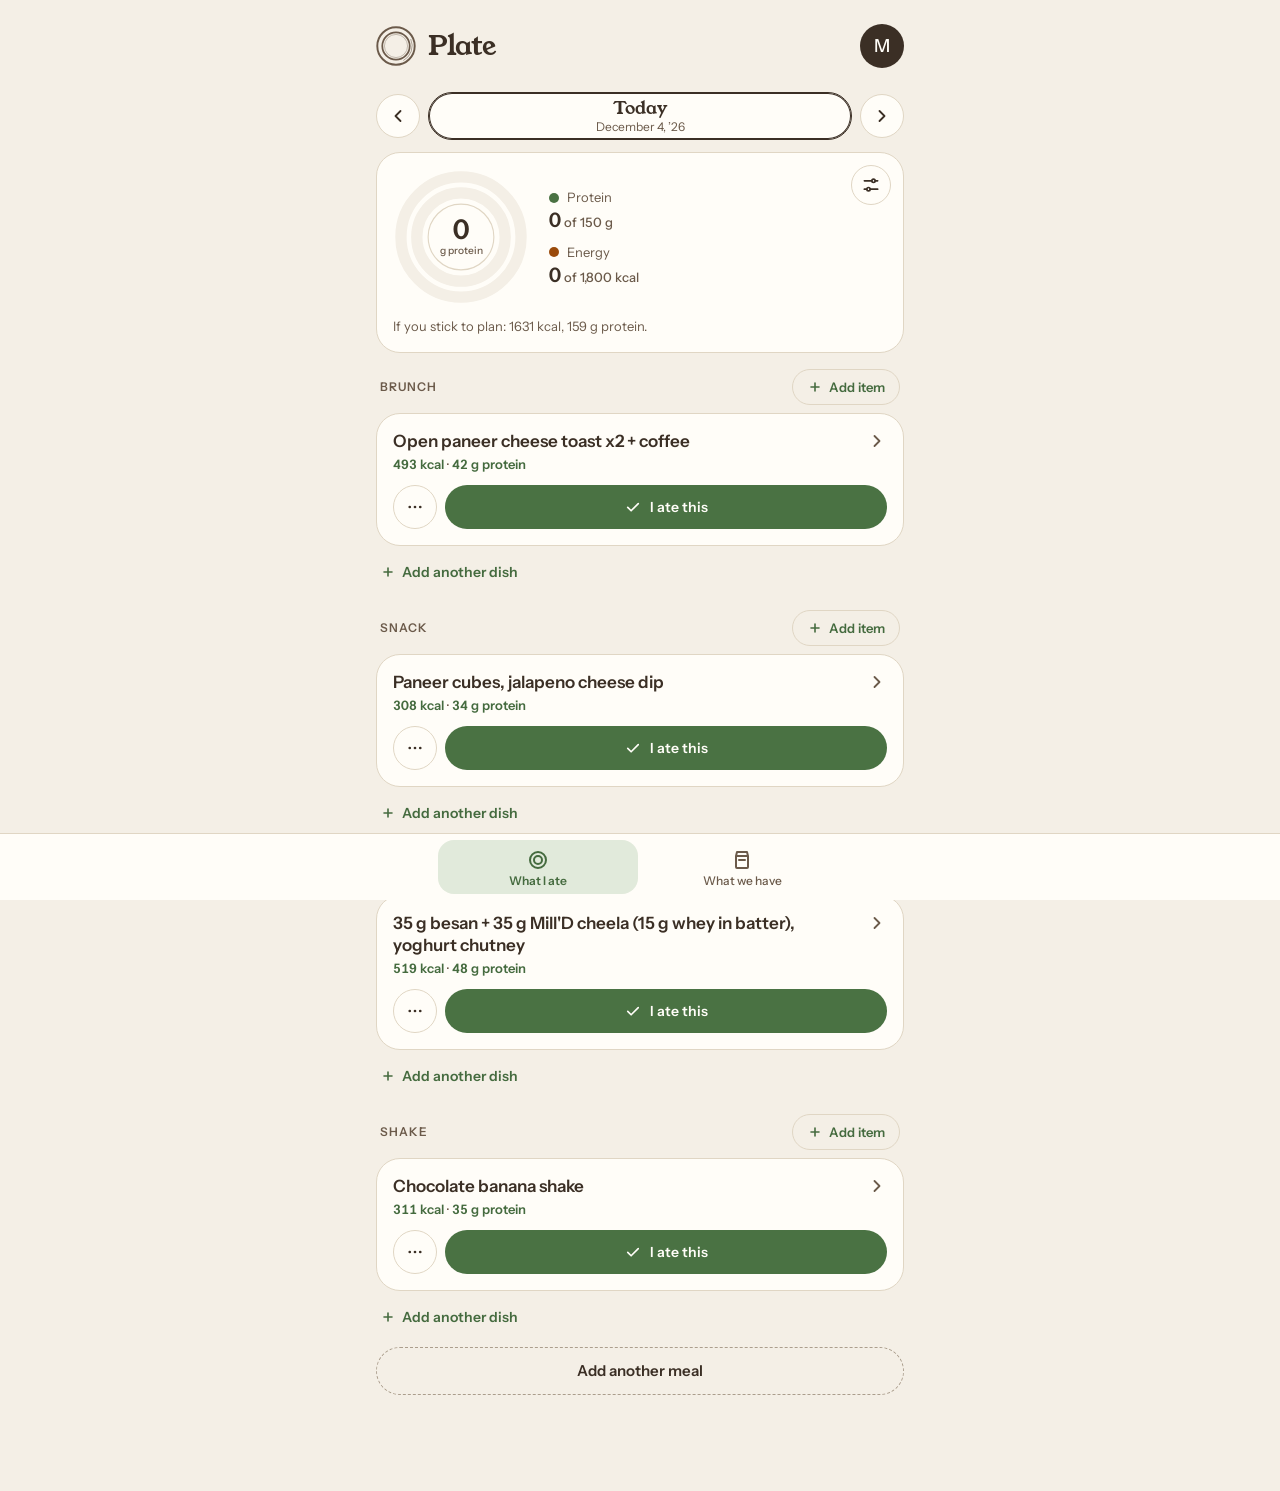
<file: play/plate/index.html>
<!doctype html>
<html lang="en">
<head>
<script>try{Object.defineProperty(window,"claude",{value:undefined,configurable:true,writable:true})}catch(e){try{window.claude=undefined}catch(_){}}if(/[?&]inset=1/.test(location.search))document.documentElement.classList.add("embedded");if(/[?&]frame=1/.test(location.search))document.documentElement.classList.add("framed")</script><meta name="robots" content="noindex">
<meta charset="utf-8">
<meta name="viewport" content="width=device-width, initial-scale=1, viewport-fit=cover">
<meta name="theme-color" content="#F4EFE6">
<title>Plate</title>
<link rel="icon" href="../../favicon-32.png">
<link rel="icon" href="../../favicon-32.png">
<link rel="icon" href="../../favicon-32.png">
<link rel="icon" href="../../favicon-32.png">
<link rel="icon" href="../../favicon-32.png">
<link rel="icon" href="../../favicon-32.png">
<link rel="icon" href="../../favicon-32.png">
<link rel="icon" href="../../favicon-32.png">
<link rel="icon" href="../../favicon-32.png">
<link rel="icon" href="../../favicon-32.png">
<link rel="icon" href="../../favicon-32.png">
<link rel="icon" href="../../favicon-32.png">
<link rel="icon" href="../../favicon-32.png">
<link rel="icon" href="../../favicon-32.png">
<link rel="icon" href="../../favicon-32.png">
<link rel="icon" href="../../favicon-32.png">
<link rel="icon" href="../../favicon-32.png">
<link rel="icon" href="../../favicon-32.png">
<link rel="icon" href="../../favicon-32.png">
<link rel="icon" href="../../favicon-32.png">
<link rel="icon" href="../../favicon-32.png">
<link rel="icon" href="../../favicon-32.png">
<link rel="icon" href="../../favicon-32.png">
<link rel="icon" href="../../favicon-32.png">
<script>addEventListener("DOMContentLoaded",function(){var l=document.createElement("link");l.rel="stylesheet";l.href="https://fonts.googleapis.com/css2?family=Young+Serif&family=Instrument+Sans:wght@400..700&display=swap";document.head.appendChild(l)})</script>
<meta charset="utf-8">
<meta name="viewport" content="width=device-width, initial-scale=1, viewport-fit=cover">
<meta name="theme-color" content="#F4EFE6">
<title>Plate</title>
<script>addEventListener("DOMContentLoaded",function(){var l=document.createElement("link");l.rel="stylesheet";l.href="https://fonts.googleapis.com/css2?family=Young+Serif&family=Instrument+Sans:wght@400..700&display=swap";document.head.appendChild(l)})</script>
<style>
/* Plate on Naturalé: Earth grounds, Bark ink, Moss for what is eaten. One day, four plates. */
:root{
  --linen:#F4EFE6; --paper:#FFFDF8; --bark:#3B2F25; --bark-soft:#6B5A4A; --rule:#E0D6C4;
  --moss:#6B9B63; --moss-ink:#456B3F; --open-bg:#4A7243; --open-fg:#FFFDF8;
  --sun:#9A4A0A; --fire:#B42318; --rain:#2D63A6;
  --pick:color-mix(in srgb,var(--moss) 20%,transparent);
  --lift:rgba(59,47,37,.18); --scrim:rgba(59,47,37,.45);
  --display:"Young Serif",Georgia,"Times New Roman",serif;
  --body:"Instrument Sans",system-ui,-apple-system,"Segoe UI",sans-serif;
  --r2:8px; --r4:16px; --r5:24px;
  --gust:cubic-bezier(.34,1.56,.64,1); --breeze:cubic-bezier(.2,.8,.2,1);
  color-scheme:light;
}
@media (prefers-color-scheme:dark){
  :root:not([data-theme="light"]){
    --linen:#1D1914; --paper:#25201A; --bark:#EFE6D8; --bark-soft:#BCAB95; --rule:#3A3229;
    --moss:#9DC394; --moss-ink:#A9CF9F; --open-bg:#9DC394; --open-fg:#1D1914;
    --sun:#F5A65B; --fire:#F59A92; --rain:#9CC3F0; --lift:rgba(0,0,0,.45); --scrim:rgba(0,0,0,.6);
    color-scheme:dark;
  }
}
:root[data-theme="dark"]{
  --linen:#1D1914; --paper:#25201A; --bark:#EFE6D8; --bark-soft:#BCAB95; --rule:#3A3229;
  --moss:#9DC394; --moss-ink:#A9CF9F; --open-bg:#9DC394; --open-fg:#1D1914;
  --sun:#F5A65B; --fire:#F59A92; --rain:#9CC3F0; --lift:rgba(0,0,0,.45); --scrim:rgba(0,0,0,.6);
  color-scheme:dark;
}
*,*::before,*::after{box-sizing:border-box}
body{margin:0;background:var(--linen);color:var(--bark);font:16px/1.45 var(--body);-webkit-font-smoothing:antialiased}
button,input{font-family:inherit}
button:focus-visible,input:focus-visible{outline:3px solid var(--bark);outline-offset:2px}
.wrap{max-width:560px;margin:0 auto;padding-block:24px calc(96px + env(safe-area-inset-bottom,0px));padding-left:max(16px,env(safe-area-inset-left,0px));padding-right:max(16px,env(safe-area-inset-right,0px))}
header{display:flex;align-items:center;justify-content:space-between;gap:12px;margin-bottom:24px}
h1{font:400 28px/1 var(--display);letter-spacing:-.01em;margin:0}
.sync{font-size:13px;color:var(--bark-soft)}
.avbtn{margin-left:auto;width:44px;height:44px;border-radius:50%;border:0;display:grid;place-items:center;cursor:pointer;flex:none;background:var(--bark);color:var(--paper)}
.avbtn[data-who=p]{background:var(--open-bg);color:var(--paper)}
.avbtn,.av{font:500 18px var(--body);letter-spacing:0}
.av{width:44px;height:44px;border-radius:50%;display:grid;place-items:center;flex:none;background:var(--bark);color:var(--paper)}
.av[data-who=p]{background:var(--open-bg)}
.mrow .av{color:var(--paper)}
.mrow .tx{display:flex;flex-direction:column;align-items:flex-start;text-align:left}
.mrow .tx small{color:var(--bark-soft);font-size:12px}
.mrow .ck{margin-left:auto;width:20px;height:20px}
.dayc{position:relative}
.tgbtn{position:absolute;top:12px;right:12px;width:40px;height:40px;padding:0;border:1px solid var(--rule);border-radius:50%;background:var(--paper);color:var(--bark);display:grid;place-items:center;cursor:pointer}
.tgbtn svg{width:20px;height:20px}
.tgrow{display:flex;align-items:center;justify-content:space-between;gap:12px;padding:10px 0}
.tgrow input{width:110px;min-height:44px;font:inherit;font-size:16px;text-align:right;border:1px solid var(--rule);border-radius:12px;padding:0 12px;background:var(--paper);color:var(--bark)}
.nav{flex:none;display:grid;place-items:center;width:44px;height:44px;padding:0;border-radius:50%;border:1px solid var(--rule);background:var(--paper);color:var(--bark);cursor:pointer;transition:border-color .2s,background .2s}
.nav:hover:not(:disabled){border-color:var(--moss);background:var(--linen)}
.nav:disabled{opacity:.35;cursor:default}
.nav svg{display:block;width:20px;height:20px}

.bnav{position:fixed;left:0;right:0;bottom:0;z-index:5;display:flex;justify-content:center;gap:4px;background:var(--paper);border-top:1px solid var(--rule);padding:6px max(8px,env(safe-area-inset-right,0px)) calc(6px + env(safe-area-inset-bottom,0px)) max(8px,env(safe-area-inset-left,0px))}
.tab{flex:1;max-width:200px;display:flex;flex-direction:column;align-items:center;justify-content:center;gap:3px;border:0;background:transparent;color:var(--bark-soft);font:500 12px/1 var(--body);min-height:54px;border-radius:16px;cursor:pointer;transition:background .3s,color .3s}
.tab svg{width:24px;height:24px}
.tab[aria-selected="true"]{background:var(--pick);color:var(--moss-ink);font-weight:600}
html.kb .bnav{display:none}
html.kb #pantryView{padding-bottom:calc(var(--kb,0px) + 70vh)}

.datebar{display:flex;align-items:center;gap:8px;margin-bottom:12px}
.datepick{cursor:pointer;color:var(--bark);font-family:inherit;position:relative;flex:1;background:var(--paper);border:1px solid var(--rule);border-radius:999px;min-height:48px;display:flex;flex-direction:column;align-items:center;justify-content:center;padding:4px 12px}
.datepick b{font:400 18px/1.15 var(--display)}
.datepick small{font-size:12px;color:var(--bark-soft)}
.datepick input{position:absolute;inset:0;width:100%;height:100%;opacity:0;cursor:pointer;border:0;padding:0;margin:0;font-size:16px}
.datepick:focus-within{outline:3px solid var(--bark);outline-offset:2px}
.datepick.is-today{border-color:var(--bark);box-shadow:inset 0 0 0 1px var(--bark)}

.chips{display:flex;gap:8px;overflow-x:auto;padding:2px 2px 8px;margin:0 -2px 12px;scrollbar-width:none}
.chips::-webkit-scrollbar{display:none}
.chip{flex:none;border:1px solid var(--rule);background:var(--paper);color:var(--bark);font:500 14px/1 var(--body);padding:12px 16px;min-height:40px;border-radius:999px;cursor:pointer;transition:background .2s,color .2s,border-color .2s}
.chip[aria-pressed="true"]{background:var(--pick);border-color:color-mix(in srgb,var(--moss) 45%,transparent);color:var(--moss-ink);font-weight:600}

/* day totals: quiet, Paper card */
.dayc{background:var(--paper);border:1px solid var(--rule);border-radius:var(--r5);padding:16px;margin-bottom:16px;display:flex;flex-direction:column;gap:12px}
.plate{display:flex;align-items:center;gap:20px}
.rings{flex:none;width:136px;height:136px;display:block}
.rings .trk{fill:none;stroke:var(--linen);stroke-width:10}
.rings .arc{fill:none;stroke-width:10;stroke-linecap:round;transform:rotate(-90deg);transform-origin:60px 60px;transition:stroke-dashoffset .6s var(--breeze)}
.rings .arc.p{stroke:var(--open-bg)}
.rings .arc.e{stroke:var(--sun)}
.rings .face{fill:var(--paper);stroke:var(--rule);stroke-width:1}
.rings .big{font:600 24px var(--body);fill:var(--bark);font-variant-numeric:tabular-nums;text-anchor:middle}
.rings .sm{font:500 9px var(--body);fill:var(--bark-soft);text-anchor:middle}
.legend2{flex:1;min-width:0;display:flex;flex-direction:column;gap:12px}
.leg{display:flex;flex-direction:column;gap:2px}
.leg .lbl{display:flex;align-items:center;gap:8px;font-size:13px;color:var(--bark-soft)}
.leg .lbl i{width:10px;height:10px;border-radius:50%;flex:none}
.leg .num{font:600 20px/1.1 var(--body);font-variant-numeric:tabular-nums}
.leg .num small{font:500 13px var(--body);color:var(--bark-soft)}
.hint{margin:0;font-size:13px;color:var(--bark-soft)}
.logo{display:block;width:40px;height:40px;color:var(--bark)}
h1{display:flex;align-items:center;gap:12px}

/* plates */
.list{display:flex;flex-direction:column;gap:20px}
.sec{display:flex;flex-direction:column;gap:8px}
.sech{display:flex;align-items:center;gap:12px;padding:0 4px}
.sech h3{flex:1;margin:0;font:600 12px var(--body);letter-spacing:.08em;text-transform:uppercase;color:var(--bark-soft)}
.addi{display:inline-flex;align-items:center;gap:6px;min-height:36px;padding:0 14px;border:1px solid var(--rule);border-radius:999px;background:var(--linen);color:var(--moss-ink);font:600 13px var(--body);cursor:pointer}
.addi svg{width:16px;height:16px}
.slot{background:var(--paper);border:1px solid var(--rule);border-radius:var(--r5);overflow:hidden}
.slot .top+.top{border-top:1px solid var(--rule)}
.slot .top{display:flex;align-items:flex-start;gap:12px;padding:16px}
.slot .top+.acts{padding-top:0}
.name{flex:1;min-width:0;background:none;border:0;padding:0;color:inherit;font:600 17px/1.3 var(--body);text-align:left;cursor:pointer}
.name small{display:block;margin-top:4px;font-weight:500;font-size:13px;color:var(--bark-soft);font-variant-numeric:tabular-nums}
.name .when{display:block;font:600 11px var(--body);letter-spacing:.08em;text-transform:uppercase;color:var(--moss-ink);margin-bottom:4px}
.chev{flex:none;width:20px;height:20px;margin-top:1px;color:var(--bark-soft);transition:transform .3s var(--breeze)}
.chev{cursor:pointer}
.acts{display:flex;gap:8px;padding:0 16px 16px;margin-top:-4px}
.acts .btn{flex:1;min-height:44px;padding:0 12px;font-size:14px;gap:8px}
.acts .btn.sq{flex:none;width:44px;padding:0}
.btn svg{width:18px;height:18px;flex:none}
.portion{display:flex;align-items:center;gap:8px;padding:0 16px 12px;font-size:13px;color:var(--bark-soft)}
.portion b{min-width:44px;text-align:center;font:600 14px var(--body);color:var(--bark);font-variant-numeric:tabular-nums}
.step{width:36px;height:36px;border-radius:50%;border:1px solid var(--rule);background:var(--linen);color:var(--bark);display:grid;place-items:center;cursor:pointer;padding:0}
.step svg{width:16px;height:16px}
.step:disabled{opacity:.35;cursor:default}
.skipped{display:flex;align-items:center;justify-content:space-between;gap:8px;margin:0 16px 16px;font-size:14px;font-weight:600;color:var(--sun)}
.slot.skip .name{color:var(--bark-soft)}
.slot.blank .name small{margin:0;color:var(--bark-soft)}
.portion .link{margin-left:auto}
.slot .top:last-child{padding-bottom:16px}
.g{color:var(--moss-ink);font-weight:600}
.name .g{font-weight:600}
.undo{margin-top:1px;flex:none}
.edited{display:block;margin-top:2px;font-size:12px;color:var(--moss-ink);font-weight:600}
.edrow{display:grid;grid-template-columns:minmax(0,1fr) auto;align-items:center;gap:8px 12px;padding:10px 12px 10px 16px;border:1px solid var(--rule);border-radius:var(--r4);background:var(--linen)}
.edrow .nm{min-width:0;overflow-wrap:anywhere;font:500 15px/1.25 var(--body)}
.edrow .nm small{display:block;margin-top:2px;font-size:12px;color:var(--bark-soft);font-variant-numeric:tabular-nums}
.ctl{display:flex;align-items:center;gap:4px;flex:none}
.ctl .step{width:32px;height:32px}
.edrow.on{background:var(--pick);border-color:color-mix(in srgb,var(--moss) 45%,transparent)}
.logged{display:flex;align-items:center;justify-content:space-between;gap:8px;margin:0 16px 16px;font-size:14px;font-weight:600;color:var(--moss-ink)}
.link{background:none;border:0;padding:0;min-height:32px;color:var(--moss-ink);font:500 14px var(--body);text-decoration:underline;text-underline-offset:4px;cursor:pointer}
.slot.done .name{color:var(--bark-soft)}
.sh-list.recipe{padding:0 16px 8px}
.recipe h4{margin:12px 0 8px;font:600 12px var(--body);letter-spacing:.08em;text-transform:uppercase;color:var(--bark-soft)}
.recipe ul,.recipe ol{margin:0;padding-left:20px;font-size:15px;display:flex;flex-direction:column;gap:6px}
.recipe .mx{font-size:13px;color:var(--bark-soft);font-variant-numeric:tabular-nums}
.add{margin-top:12px;width:100%;font:600 15px var(--body);background:transparent;color:var(--bark);border:1.5px dashed color-mix(in srgb,var(--bark-soft) 45%,var(--rule));border-radius:999px;min-height:48px;cursor:pointer}
.add:hover{background:var(--paper)}
.sec .slot+.slot{margin-top:0}
.addmore{display:inline-flex;align-items:center;justify-content:center;gap:6px;align-self:flex-start;min-height:36px;padding:0 4px;border:0;background:none;color:var(--moss-ink);font:600 14px var(--body);cursor:pointer}
.addmore svg{width:16px;height:16px}
.x{flex:none;width:36px;height:36px;border-radius:50%;border:0;background:var(--linen);color:var(--fire);font-size:18px;cursor:pointer}
.empty{padding:32px 16px;text-align:center;color:var(--bark-soft)}

.btn{display:inline-flex;align-items:center;justify-content:center;font:600 15px/1 var(--body);border:1px solid transparent;border-radius:999px;padding:0 24px;min-height:48px;cursor:pointer;background:var(--bark);color:var(--paper);transition:background .2s,color .2s,transform .2s}
.btn:hover{background:var(--open-bg);color:var(--open-fg)}
.btn:active{transform:scale(.97)}
.btn.ghost{background:var(--paper);color:var(--bark);border-color:var(--rule)}
.btn.ghost:hover{background:var(--linen);border-color:var(--moss)}
.btn.go{background:var(--open-bg);color:var(--open-fg)}
.btn.go:hover{background:var(--bark);color:var(--paper)}

/* history */
.cal{background:var(--paper);border:1px solid var(--rule);border-radius:var(--r5);padding:16px}
.cal-head{display:flex;align-items:center;justify-content:space-between;margin-bottom:12px}
.cal-head h3{margin:0;font:400 22px var(--display)}
.grid7{display:grid;grid-template-columns:repeat(7,minmax(0,1fr));gap:4px}
.dow{font-size:12px;font-weight:600;color:var(--bark-soft);text-align:center;padding-bottom:4px}
.day{aspect-ratio:1/1.15;border-radius:var(--r2);border:0;background:var(--linen);color:var(--bark);padding:4px 2px;display:flex;flex-direction:column;align-items:center;justify-content:space-between;font:600 13px var(--body);font-variant-numeric:tabular-nums;cursor:pointer;min-width:0}
.day.blank{background:transparent;cursor:default}
.day.future{opacity:.4;cursor:default}
.day .tag{font:500 11px/1.2 var(--body);white-space:nowrap}
.day.hit{background:var(--open-bg);color:var(--open-fg)}
.day.near{background:color-mix(in srgb,var(--sun) 22%,var(--paper))}
.day.today{box-shadow:inset 0 0 0 2px var(--bark),inset 0 0 0 3.5px var(--paper)}
.legend{display:flex;flex-wrap:wrap;gap:8px 16px;margin-top:12px;font-size:13px;color:var(--bark-soft)}
.legend i{display:inline-block;width:10px;height:10px;border-radius:4px;margin-right:4px;vertical-align:-1px}
.summary{background:var(--paper);border:1px solid var(--rule);border-radius:var(--r5);padding:16px;margin-top:12px}
.summary h3{margin:0 0 8px;font:400 20px var(--display)}
.summary ul{list-style:none;margin:0;padding:0}
.summary li{display:flex;align-items:center;justify-content:space-between;padding:8px 0;border-top:1px solid var(--rule);font-size:15px}
.summary li:first-child{border-top:0}
.summary b{font:600 18px var(--body);font-variant-numeric:tabular-nums}
.summary b small{font:500 13px var(--body);color:var(--bark-soft)}
.note{margin:12px 0 0;font-size:13px;color:var(--bark-soft)}
.seg{display:flex;gap:4px;background:var(--linen);border-radius:999px;padding:4px;margin-bottom:16px}
.segb{flex:1;border:0;background:transparent;color:var(--bark);font:500 14px/1 var(--body);min-height:40px;border-radius:999px;cursor:pointer;transition:background .3s,color .3s}
.segb[aria-pressed="true"]{background:var(--paper);color:var(--moss-ink);font-weight:600;box-shadow:0 1px 2px var(--lift)}
.day.over{background:color-mix(in srgb,var(--fire) 16%,var(--paper))}

/* picker sheet */
dialog{border:0;background:var(--paper);color:var(--bark);padding:0}
dialog::backdrop{background:var(--scrim)}
dialog.sheet{margin:auto auto var(--kb,0px);width:100%;max-width:560px;max-height:85vh;max-height:min(85dvh,calc(var(--vvh,100dvh) - 12px));border-radius:24px 24px 0 0;overflow:hidden}
dialog.sheet[open]{display:flex;flex-direction:column}
.sh-top{flex:none;padding:12px max(16px,env(safe-area-inset-right,0px)) 8px max(16px,env(safe-area-inset-left,0px))}
.sh-top::before{content:"";display:block;width:40px;height:5px;border-radius:4px;background:var(--rule);margin:0 auto 12px}
.sh-top h2{font:400 24px/1.15 var(--display);margin:0 0 12px}
.sh-top input{width:100%;font:400 16px var(--body);color:var(--bark);background:var(--linen);border:1.5px solid var(--rule);border-radius:999px;padding:0 16px;min-height:48px}
html.kb #addSheet .sh-foot,html.kb #sheet .sh-foot{display:none}
#pnq{scroll-margin-top:12px}
.sh-top .chips{margin:12px -2px 0}
.sh-list{flex:1 1 auto;min-height:0;overflow-y:auto;overscroll-behavior:contain;padding:4px max(16px,env(safe-area-inset-right,0px)) 16px max(16px,env(safe-area-inset-left,0px));display:flex;flex-direction:column;gap:8px}
.opt{display:flex;align-items:center;justify-content:space-between;gap:12px;width:100%;min-height:56px;padding:8px 16px;border:1px solid var(--rule);border-radius:var(--r4);background:var(--linen);color:var(--bark);font:500 15px/1.25 var(--body);text-align:left;cursor:pointer}
.opt[aria-pressed="true"]{background:var(--pick);border-color:color-mix(in srgb,var(--moss) 45%,transparent);color:var(--moss-ink);font-weight:600}
.opt .m{flex:none;text-align:right;font-size:13px;color:var(--bark-soft);font-variant-numeric:tabular-nums;line-height:1.3}
.opt[aria-pressed="true"] .m{color:var(--moss-ink)}
.sh-foot{flex:none;display:flex;gap:8px;padding:12px max(16px,env(safe-area-inset-right,0px)) calc(12px + env(safe-area-inset-bottom,0px)) max(16px,env(safe-area-inset-left,0px));border-top:1px solid var(--rule);background:var(--paper)}
.sh-foot .btn{flex:1;min-height:48px}

.toast{z-index:20;position:fixed;left:50%;top:calc(16px + env(safe-area-inset-top,0px));transform:translate(-50%,-6px);background:var(--bark);color:var(--paper);font:600 14px var(--body);padding:12px 16px;border-radius:999px;box-shadow:0 12px 28px -10px var(--lift);opacity:0;transition:opacity .25s,transform .45s var(--breeze);pointer-events:none;white-space:nowrap;z-index:30}
.toast.show{opacity:1;transform:translate(-50%,0)}
[hidden]{display:none !important}
@media (prefers-reduced-motion:reduce){.toast,.tick,.tab,.chip,.rings .arc,.chev{transition:none}}
.edrow .rm{width:32px;height:32px;border-radius:50%;border:1px solid var(--rule);background:transparent;color:var(--bark-soft);display:grid;place-items:center;cursor:pointer;padding:0}
.edrow .rm svg{width:16px;height:16px}
.edrow .rm:hover{color:var(--sun);border-color:var(--sun)}
.edrow.flash{animation:flash 1.2s var(--breeze)}
@keyframes flash{0%{box-shadow:0 0 0 3px var(--moss)}100%{box-shadow:0 0 0 3px transparent}}
.edrow{grid-template-columns:minmax(0,1fr) auto 32px;align-items:center;gap:12px}
.edrow .qin{gap:6px}
.edrow .qin input{width:72px;text-align:center}
.edrow .qin span{width:40px;min-width:0;white-space:nowrap}
.edacts{display:flex;flex-direction:column;gap:8px;margin-top:8px}
.edacts .btn{width:100%}
.swrow{display:flex;align-items:center;justify-content:space-between;gap:12px;padding:10px 4px;font:600 15px/1.3 var(--body);cursor:pointer}
.swrow small{display:block;margin-top:2px;font-weight:500;font-size:12px;color:var(--bark-soft)}
.sw{appearance:none;-webkit-appearance:none;flex:none;width:48px;height:28px;border-radius:14px;background:var(--rule);position:relative;cursor:pointer;transition:background .2s;margin:0}
.sw::after{content:"";position:absolute;top:3px;left:3px;width:22px;height:22px;border-radius:50%;background:var(--paper);box-shadow:0 1px 3px rgba(0,0,0,.25);transition:transform .2s}
.sw:checked{background:var(--moss)}
.sw:checked::after{transform:translateX(20px)}
.sw:focus-visible{outline:2px solid var(--moss-ink);outline-offset:2px}
.edacts .note{margin:0;font-size:13px;color:var(--bark-soft);text-align:center}
.addrow{gap:12px;justify-content:space-between;font-weight:500;margin-bottom:8px}
.addrow .nm{min-width:0;display:block;font:500 15px/1.25 var(--body)}
.addrow .nm small{display:block;margin-top:2px;font-size:12px;color:var(--bark-soft)}
.addrow .amt{flex:none;font:600 13px var(--body);color:var(--moss-ink)}
.seg{display:flex;gap:8px;margin:0 0 12px}
.mrow.sel{background:var(--pick);border-color:color-mix(in srgb,var(--moss) 45%,transparent);color:var(--moss-ink);font-weight:600}
.chipb{display:inline-flex;align-items:center;justify-content:center;gap:8px;flex:1;min-height:40px;border:1px solid var(--rule);border-radius:999px;background:var(--linen);color:var(--bark);font:500 14px var(--body);cursor:pointer}
.chipb[aria-pressed="true"]{background:var(--pick);color:var(--moss-ink);border-color:color-mix(in srgb,var(--moss) 45%,transparent);font-weight:600}
.pn-head{display:flex;align-items:center;justify-content:space-between;gap:12px;margin:0 0 12px}
.pn-head p{margin:0;font-size:14px;color:var(--bark-soft)}
.lines{background:var(--paper);border:1px solid var(--rule);border-radius:var(--r5);overflow:hidden}
.ln{display:flex;align-items:center;gap:12px;padding:14px 16px;border-top:1px solid var(--rule)}
.ln:first-child{border-top:0}
.ln .nm{flex:1;min-width:0;overflow-wrap:anywhere;font:500 15px/1.3 var(--body)}
.pn-list{display:flex;flex-direction:column;gap:8px;margin-top:12px}
.pnrow{display:flex;align-items:center;gap:12px;padding:10px 12px;border:1px solid var(--rule);border-radius:var(--r4);background:var(--linen)}
.pnrow.own{background:var(--pick);border-color:color-mix(in srgb,var(--moss) 45%,transparent)}
.pnrow .nm{flex:1;min-width:0;overflow-wrap:anywhere;font:500 15px/1.25 var(--body)}
.pnrow .nm small{display:block;margin-top:2px;font-size:12px;color:var(--bark-soft);font-variant-numeric:tabular-nums}
.pnrow .btn{min-height:36px;padding:0 12px;font-size:13px;flex:none;gap:6px}
.pnrow .btn svg{width:16px;height:16px}
.wk-nav{display:flex;align-items:center;justify-content:space-between;gap:12px;margin:0 0 12px}
.wk-nav>div{text-align:center;font:500 15px var(--body)}
.wk-nav small{display:block;font-size:12px;color:var(--bark-soft);margin-top:2px}
.need{flex:none;font:600 14px var(--body);color:var(--moss-ink);font-variant-numeric:tabular-nums}
.pnrow.got .nm{color:var(--bark-soft);text-decoration:line-through}
.fxl{margin:0;padding-left:20px;font-size:15px;display:flex;flex-direction:column;gap:6px}
.chipb svg{width:18px;height:18px;flex:none}
.ico{flex:none;display:grid;place-items:center;width:36px;height:36px;border-radius:50%;background:var(--pick);color:var(--moss-ink)}
.ico svg{width:20px;height:20px}
.edh{margin:12px 0 4px;font:600 12px var(--body);letter-spacing:.08em;text-transform:uppercase;color:var(--bark-soft)}
.edh:first-child{margin-top:0}
.mrow{display:flex;align-items:center;gap:12px;width:100%;min-height:56px;padding:8px 16px;border:1px solid var(--rule);border-radius:var(--r4);background:var(--linen);color:var(--bark);font:600 16px var(--body);text-align:left;cursor:pointer}
.mrow svg{width:20px;height:20px;flex:none;color:var(--bark-soft)}
.mrow.warn{color:var(--sun)}
.mrow.warn svg{color:var(--sun)}
.qin{display:flex;align-items:center;gap:2px;min-width:0}
.qin input{width:64px;text-align:right;font:600 16px var(--body);font-variant-numeric:tabular-nums;color:var(--bark);background:var(--paper);border:1.5px solid var(--rule);border-radius:12px;padding:0 6px;min-height:40px}
.qin input:focus{border-color:var(--bark-soft);outline:none}
.qin span{font-size:13px;color:var(--bark-soft);min-width:22px}
.opt span:first-child{min-width:0;overflow-wrap:anywhere}
.name{overflow-wrap:anywhere}
.edsearch{display:block;width:100%;box-sizing:border-box;min-height:44px;margin:0 0 4px;padding:0 16px;border:1px solid var(--rule);border-radius:999px;background:var(--linen);color:var(--bark);font:500 15px var(--body);-webkit-appearance:none;appearance:none}
.edsearch:focus-visible{outline:2px solid var(--moss-ink);outline-offset:2px}
</style>
</head>
<body>
<div id="err" hidden style="margin:12px 16px;padding:12px 16px;border-radius:12px;background:#FDECEA;color:#7A1A12;font:14px/1.4 system-ui,sans-serif"></div>
<div class="wrap">
  <header><h1><svg class="logo" viewBox="80 80 864 864" fill="none" aria-hidden="true"><defs></defs><circle cx="512" cy="512" r="404" stroke="var(--bark-soft)" stroke-width="42"/><circle cx="512" cy="512" r="296" stroke="var(--bark-soft)" stroke-width="38"/><circle cx="512" cy="512" r="250" stroke="var(--bark-soft)" stroke-width="8"/><path d="M833.6 368.8A352 352 0 0 1 677.3 822.8" stroke="var(--bark-soft)" stroke-width="14" stroke-linecap="round" stroke-opacity=".8"/></svg>Plate</h1><button class="avbtn" id="avBtn" data-who="a" aria-label="Switch profile"></button><span class="sync" id="sync" hidden></span></header>

  <section id="todayView">
    <div class="datebar">
      <button class="nav" id="prevDay" aria-label="Previous day"><svg viewBox="0 0 24 24" fill="none" stroke="currentColor" stroke-width="2.2" stroke-linecap="round" stroke-linejoin="round" aria-hidden="true"><path d="M15 6l-6 6 6 6"/></svg></button>
      <button class="datepick" id="datepick" aria-label="Open calendar"><b id="dateLabel"></b><small id="dateSub"></small></button>
      <button class="nav" id="nextDay" aria-label="Next day"><svg viewBox="0 0 24 24" fill="none" stroke="currentColor" stroke-width="2.2" stroke-linecap="round" stroke-linejoin="round" aria-hidden="true"><path d="M9 6l6 6-6 6"/></svg></button>
    </div>
    <div id="dayCard"></div>
    <main class="list" id="list"></main>
    <button class="add" id="addBtn">Add another meal</button>
  </section>
  <section id="pantryView" hidden></section>
</div>
<dialog id="edSheet" class="sheet" aria-labelledby="edTitle">
  <div class="sh-top"><h2 id="edTitle">Edit items</h2><p class="hint" id="edHint" style="margin:0 0 12px"></p></div>
  <div class="sh-list" id="edList"></div>
  <div class="sh-foot"><button class="btn ghost" id="edReset">Reset</button><button class="btn go" id="edDone">Done</button></div>
</dialog>
<dialog id="addSheet" class="sheet" aria-labelledby="addTitle">
  <div class="sh-top"><h2 id="addTitle">Add ingredient</h2><input id="adq" class="edsearch" type="search" placeholder="Search ingredients" aria-label="Search ingredients"></div>
  <div class="sh-list" id="adList"></div>
  <div class="sh-foot"><button class="btn ghost" id="adCancel">Back</button></div>
</dialog>
<dialog id="calSheet" class="sheet" aria-label="Pick a day">
  <div class="sh-top"></div>
  <div class="sh-list" id="calBody"></div>
</dialog>
<dialog id="profSheet" class="sheet" aria-labelledby="profTitle">
  <div class="sh-top"><h2 id="profTitle">Who is eating?</h2></div>
  <div class="sh-list" id="profList"></div>
  <div class="sh-foot"><button class="btn ghost" id="profClose">Close</button></div>
</dialog>
<dialog id="tgSheet" class="sheet" aria-labelledby="tgTitle">
  <div class="sh-top"><h2 id="tgTitle">Daily targets</h2><p class="hint" id="tgHint" style="margin:0 0 4px"></p></div>
  <div class="sh-list" style="padding:0 20px"><label class="tgrow">Energy (kcal)<input id="tgK" type="number" inputmode="numeric"></label><label class="tgrow">Protein goal (g)<input id="tgP" type="number" inputmode="numeric"></label><label class="tgrow">Protein minimum (g)<input id="tgF" type="number" inputmode="numeric"></label></div>
  <div class="sh-foot"><button class="btn ghost" id="tgCancel">Cancel</button><button class="btn go" id="tgOk">Save</button></div>
</dialog>
<dialog id="dupSheet" class="sheet" aria-labelledby="dupTitle">
  <div class="sh-top"><h2 id="dupTitle">Copy to which meal?</h2><p class="hint" id="dupHint" style="margin:0 0 12px"></p></div>
  <div class="sh-list" id="dupList"></div>
  <div class="sh-foot"><button class="btn ghost" id="dupCancel">Cancel</button><button class="btn go" id="dupOk">Copy</button></div>
</dialog>
<dialog id="slotSheet" class="sheet" aria-labelledby="slTitle">
  <div class="sh-top"><h2 id="slTitle">Which meal?</h2><p class="hint" id="slHint" style="margin:0 0 12px"></p></div>
  <div class="sh-list" id="slList"></div>
  <div class="sh-foot"><button class="btn ghost" id="slCancel">Cancel</button></div>
</dialog>
<dialog id="recipeSheet" class="sheet" aria-labelledby="rcTitle">
  <div class="sh-top"><h2 id="rcTitle">How to make it</h2></div>
  <div class="sh-list recipe" id="rcBody"></div>
  <div class="sh-foot"><button class="btn go" id="rcClose">Close</button></div>
</dialog>
<dialog id="moreSheet" class="sheet" aria-labelledby="moreTitle">
  <div class="sh-top"><h2 id="moreTitle">This meal</h2></div>
  <div class="sh-list">
    <button class="mrow" data-more="how"><svg viewBox="0 0 24 24" fill="none" stroke="currentColor" stroke-width="2" stroke-linecap="round" stroke-linejoin="round" aria-hidden="true"><path d="M5 4h11a3 3 0 013 3v13H8a3 3 0 01-3-3V4zM9 9h6M9 13h6"/></svg>How to make it</button>
    <button class="mrow" data-more="change"><svg viewBox="0 0 24 24" fill="none" stroke="currentColor" stroke-width="2" stroke-linecap="round" stroke-linejoin="round" aria-hidden="true"><path d="M4 8h13l-3-3M20 16H7l3 3"/></svg>Change meal</button>
    <button class="mrow" data-more="adjust"><svg viewBox="0 0 24 24" fill="none" stroke="currentColor" stroke-width="2" stroke-linecap="round" aria-hidden="true"><path d="M4 7h9M17 7h3M4 17h3M11 17h9"/><circle cx="15" cy="7" r="2"/><circle cx="9" cy="17" r="2"/></svg>Adjust items</button>
    <button class="mrow" data-more="dup"><svg viewBox="0 0 24 24" fill="none" stroke="currentColor" stroke-width="2" stroke-linecap="round" stroke-linejoin="round" aria-hidden="true"><rect x="9" y="9" width="11" height="11" rx="2"/><path d="M5 15V6a2 2 0 012-2h9"/></svg>Duplicate</button>
    <button class="mrow warn" data-more="remove" hidden><svg viewBox="0 0 24 24" fill="none" stroke="currentColor" stroke-width="2" stroke-linecap="round" stroke-linejoin="round" aria-hidden="true"><path d="M4 7h16M9 7V4h6v3M6 7l1 13h10l1-13"/></svg>Remove this dish</button>
    <button class="mrow warn" data-more="skip"><svg viewBox="0 0 24 24" fill="none" stroke="currentColor" stroke-width="2.2" stroke-linecap="round" aria-hidden="true"><path d="M6 6l12 12M18 6L6 18"/></svg>I missed this meal</button>
  </div>
  <div class="sh-foot"><button class="btn ghost" id="moreCancel">Close</button></div>
</dialog>
<nav class="bnav" role="tablist" aria-label="Sections"><button class="tab" role="tab" data-view="today" aria-selected="true"><svg viewBox="0 0 24 24" fill="none" stroke="currentColor" stroke-width="2" stroke-linecap="round" stroke-linejoin="round" aria-hidden="true"><circle cx="12" cy="12" r="8"/><circle cx="12" cy="12" r="4"/></svg><span>What I ate</span></button><button class="tab" role="tab" data-view="pantry" aria-selected="false"><svg viewBox="0 0 24 24" fill="none" stroke="currentColor" stroke-width="2" stroke-linecap="round" stroke-linejoin="round" aria-hidden="true"><path d="M7 4h10l1 4H6l1-4zM6 8h12v11a1 1 0 01-1 1H7a1 1 0 01-1-1V8zM9 12h6"/></svg><span>What we have</span></button></nav>
<div class="toast" id="toast" role="status" aria-live="polite"></div>
<dialog id="sheet" class="sheet" aria-labelledby="shTitle">
  <div class="sh-top"><h2 id="shTitle">Replace brunch</h2><input id="q" type="search" placeholder="Search your meals" aria-label="Search meals"><nav class="chips" id="shChips" aria-label="Meal groups"></nav></div>
  <div class="sh-list" id="shList"></div>
  <div class="sh-foot"><button class="btn ghost" id="shCancel">Cancel</button><button class="btn go" id="shOk" hidden>Log it</button></div>
</dialog>

<script type="application/json" id="seed">{"ingredients": [{"id": "toast", "n": "Double protein bread slice", "u": "", "k": 85.0, "p": 6.5, "c": 11.0, "f": 1.5, "st": 1, "s": "Toast"}, {"id": "egg", "n": "Whole egg", "u": "", "k": 72.0, "p": 6.3, "c": 0.4, "f": 4.8, "st": 1, "s": "Eggs"}, {"id": "white", "n": "Egg white", "u": "", "k": 17.0, "p": 3.6, "c": 0.2, "f": 0.0, "st": 1, "s": "Egg whites"}, {"id": "paneer", "n": "Alepa paneer", "u": "g", "k": 2.15, "p": 0.25, "c": 0.03, "f": 0.12, "st": 10, "s": "Paneer"}, {"id": "skyr", "n": "Yoghurt", "u": "g", "k": 0.63, "p": 0.11, "c": 0.04, "f": 0.006, "st": 25, "s": "Yoghurt"}, {"id": "whey", "n": "Avvatar whey", "u": "scoop", "k": 120.0, "p": 24.0, "c": 3.0, "f": 1.6, "st": 0.5, "s": "Whey"}, {"id": "cheese", "n": "GoCheese pizza blend", "u": "g", "k": 3.2, "p": 0.22, "c": 0.02, "f": 0.2533, "st": 5, "s": "Cheese"}, {"id": "gnest", "n": "Nestle Fitnesse granola", "u": "g", "k": 4.1667, "p": 0.1, "c": 0.6667, "f": 0.1333, "st": 5, "s": "Granola"}, {"id": "gearth", "n": "Only Earth protein granola", "u": "g", "k": 3.684, "p": 0.244, "c": 0.416, "f": 0.146, "st": 5, "s": "Granola"}, {"id": "beans", "n": "Baked beans", "u": "g", "k": 0.78, "p": 0.048, "c": 0.136, "f": 0.004, "st": 25, "s": "Beans"}, {"id": "banana", "n": "Banana", "u": "", "k": 105.0, "p": 1.3, "c": 27.0, "f": 0.4, "st": 0.5, "s": "Banana"}, {"id": "apple", "n": "Apple", "u": "", "k": 95.0, "p": 0.5, "c": 25.0, "f": 0.3, "st": 0.5, "s": "Apple"}, {"id": "guava", "n": "Guava", "u": "", "k": 68.0, "p": 2.6, "c": 14.0, "f": 1.0, "st": 0.5, "s": "Guava"}, {"id": "plum", "n": "Plum", "u": "", "k": 30.0, "p": 0.5, "c": 7.5, "f": 0.2, "st": 1, "s": "Plum"}, {"id": "mango", "n": "Mango", "u": "g", "k": 0.6, "p": 0.0067, "c": 0.1467, "f": 0.0033, "st": 25, "s": "Mango"}, {"id": "lychee", "n": "Lychee", "u": "", "k": 6.6, "p": 0.08, "c": 1.7, "f": 0.04, "st": 2, "s": "Lychee"}, {"id": "berries", "n": "Blueberries", "u": "g", "k": 0.5, "p": 0.008, "c": 0.12, "f": 0.004, "st": 10, "s": "Blueberries"}, {"id": "honey", "n": "Honey", "u": "tsp", "k": 21.0, "p": 0.0, "c": 5.7, "f": 0.0, "st": 0.5, "s": "Honey"}, {"id": "butter", "n": "Butter", "u": "tsp", "k": 34.0, "p": 0.0, "c": 0.0, "f": 3.8, "st": 0.5, "s": "Butter"}, {"id": "oil", "n": "Cooking oil", "u": "tsp", "k": 40.0, "p": 0.0, "c": 0.0, "f": 4.5, "st": 0.5, "s": "Oil"}, {"id": "milk", "n": "Country Delight protein milk", "u": "ml", "k": 0.49, "p": 0.056, "c": 0.036, "f": 0.013, "st": 25, "s": "Milk"}, {"id": "amul", "n": "Amul Slim n Trim", "u": "ml", "k": 0.46, "p": 0.032, "c": 0.05, "f": 0.015, "st": 25, "s": "Milk"}, {"id": "cocoa", "n": "Unsweetened cocoa", "u": "tbsp", "k": 12.0, "p": 1.0, "c": 3.0, "f": 0.5, "st": 0.5, "s": "Cocoa"}, {"id": "sugar", "n": "Sugar", "u": "tsp", "k": 16.0, "p": 0.0, "c": 4.0, "f": 0.0, "st": 0.5, "s": "Sugar"}, {"id": "cap", "n": "Coffee (hot or iced)", "u": "cup", "k": 89.5, "p": 5.1, "c": 11.6, "f": 2.3, "st": 1, "s": "Coffee"}, {"id": "tortilla", "n": "Habanero tortilla", "u": "", "k": 190.0, "p": 5.0, "c": 32.0, "f": 5.0, "st": 1, "s": "Tortilla"}, {"id": "chipotle", "n": "Veeba chipotle southwest", "u": "tsp", "k": 13.333333333333334, "p": 0, "c": 1, "f": 1.1666666666666667, "st": 1, "s": "Chipotle sauce"}, {"id": "pasta", "n": "Prolicious protein pasta (dry)", "u": "g", "k": 3.3, "p": 0.25, "c": 0.4375, "f": 0.0312, "st": 10, "s": "Pasta"}, {"id": "psauce", "n": "Pasta sauce (Habanero or American Garden)", "u": "g", "k": 0.6667, "p": 0.0167, "c": 0.1, "f": 0.025, "st": 10, "s": "Pasta sauce"}, {"id": "gravy", "n": "Paneer butter masala gravy", "u": "g", "k": 0.8, "p": 0.02, "c": 0.08, "f": 0.0467, "st": 25, "s": "Masala"}, {"id": "besan", "n": "Besan", "u": "g", "k": 4.0, "p": 0.224, "c": 0.56, "f": 0.064, "st": 5, "s": "Besan"}, {"id": "atta", "n": "Mill'D high protein atta", "u": "g", "k": 3.874, "p": 0.462, "c": 0.455, "f": 0.023, "st": 5, "s": "Atta"}, {"id": "idb", "n": "ID protein uttapam", "u": "", "k": 86.6667, "p": 6.0, "c": 12.0, "f": 1.3333, "st": 1, "s": "Uttapam"}, {"id": "veg", "n": "Onion", "u": "g", "k": 0.4, "p": 0.011, "c": 0.093, "f": 0.001, "st": 25, "s": "Onion"}, {"id": "kettle", "n": "Kettle Studio Lime & Chilli wafers", "u": "g", "k": 5.464285714285714, "p": 0.07142857142857142, "c": 0.5, "f": 0.34285714285714286, "st": 5, "s": "Kettle wafers"}, {"id": "tobwp", "n": "Toblerone White piece", "u": "", "k": 44.75, "p": 0.51, "c": 5.17, "f": 2.42, "st": 1, "s": "Toblerone White"}, {"id": "ferrero", "n": "Ferrero Rocher", "u": "", "k": 73, "p": 1, "c": 6.5, "f": 5, "st": 1, "s": "Ferrero Rocher"}, {"id": "mmlc", "n": "Mr Makhana Lime & Chilli", "u": "g", "k": 5.19, "p": 0.079, "c": 0.568, "f": 0.29, "st": 5, "s": "Makhana lime chilli"}, {"id": "mmpp", "n": "Mr Makhana Peri Peri", "u": "g", "k": 4.74, "p": 0.089, "c": 0.677, "f": 0.186, "st": 5, "s": "Makhana peri peri"}, {"id": "pop", "n": "4700BC Salted Caramel popcorn", "u": "g", "k": 4.3, "p": 0.043, "c": 0.802, "f": 0.102, "st": 5, "s": "Caramel popcorn"}, {"id": "mayo", "n": "Veeba mint mayo", "u": "tsp", "k": 18.333333333333332, "p": 0.1, "c": 0.5, "f": 1.8333333333333333, "st": 1, "s": "Mint mayo"}, {"id": "nes", "n": "Nescafe Classic", "u": "tsp", "k": 4, "p": 0.3, "c": 0.6, "f": 0, "st": 0.5, "s": "Coffee powder"}, {"id": "tchut", "n": "Tomato chutney", "u": "g", "k": 1.0, "p": 0.015, "c": 0.12, "f": 0.05, "st": 10, "s": "Tomato chutney"}, {"id": "para", "n": "Hello Tempayy Achari Tadka paratha", "u": "", "k": 229.58, "p": 15.77, "c": 20.8, "f": 9.3, "st": 1, "s": "Protein paratha"}, {"id": "mccain", "n": "McCain Chilli Garlic potato bites", "u": "g", "k": 1.744, "p": 0.03, "c": 0.235, "f": 0.076, "st": 10, "s": "Potato bites"}, {"id": "gozero", "n": "Go Zero Only Vanilla ice cream", "u": "ml", "k": 0.81, "p": 0.022, "c": 0.143, "f": 0.036, "st": 25, "s": "Ice cream"}, {"id": "feta", "n": "D'lecta feta", "u": "g", "k": 2.6256, "p": 0.164, "c": 0.0334, "f": 0.204, "st": 10, "s": "Feta"}, {"id": "puree", "n": "Dabur Hommade tomato puree", "u": "g", "k": 0.37, "p": 0.015, "c": 0.075, "f": 0.001, "st": 10, "s": "Tomato puree"}, {"id": "cmilk", "n": "Amul Mithai Mate condensed milk", "u": "g", "k": 3.31, "p": 0.075, "c": 0.55, "f": 0.09, "st": 5, "s": "Condensed milk"}, {"id": "olives", "n": "Del Monte sliced black olives", "u": "g", "k": 1.37, "p": 0.005, "c": 0.03, "f": 0.13, "st": 5, "s": "Olives"}, {"id": "jsauce", "n": "Amul jalapeno cheese sauce", "u": "g", "k": 1.96, "p": 0.12, "c": 0.011, "f": 0.16, "st": 5, "s": "Cheese sauce"}, {"id": "straw", "n": "Strawberry", "u": "g", "k": 0.32, "p": 0.007, "c": 0.077, "f": 0.003, "st": 10, "s": "Strawberry"}, {"id": "corn", "n": "Frozen sweet corn", "u": "g", "k": 0.88, "p": 0.03, "c": 0.196, "f": 0.012, "st": 10, "s": "Sweet corn"}, {"id": "angelina", "n": "Angelina hot chocolate mix (heaping tsp)", "u": "tsp", "k": 27.11, "p": 0.84, "c": 2.86, "f": 1.17, "st": 0.5, "s": "Hot chocolate mix"}, {"id": "rice", "n": "Cooked white rice", "u": "g", "k": 1.3, "p": 0.027, "c": 0.28, "f": 0.003, "st": 10, "s": "Rice"}, {"id": "merba", "n": "Merba apple pie cookie (1 piece, about 19 g)", "u": "", "k": 82.5, "p": 0.7, "c": 12.8, "f": 3.7, "st": 1, "s": "Apple pie cookies"}], "meals": [{"id": "b6-beans-cheese-toast-omelette", "n": "Beans on cheese toast + coffee", "cat": "Brunch", "bahar": false, "lib": false, "steps": ["Toast the bread.", "Heat the beans for 2 minutes with a pinch of pepper.", "Spoon beans over the toast, cover with the cheese and grill or air-fry 2 minutes until melted.", "Coffee (hot or iced): whisk 1 tsp Nescafe Classic, 1 tsp sugar and a splash of hot water until frothy. Top with 150 ml Amul Slim n Trim, hot or poured over ice."], "parts": [["toast", 2], ["beans", 125], ["cheese", 20], ["cap", 1]]}, {"id": "b7-omelette-toasts-coffee", "n": "Omelette + 2 toasts + coffee", "cat": "Brunch", "bahar": false, "lib": false, "steps": ["Whisk the whole egg and 4 egg whites with onion, chilli, salt and pepper.", "Melt the butter in a pan, pour in the eggs, cook 2 minutes, fold and flip for another minute.", "Toast the bread.", "Coffee (hot or iced): whisk 1 tsp Nescafe Classic, 1 tsp sugar and a splash of hot water until frothy. Top with 150 ml Amul Slim n Trim, hot or poured over ice."], "parts": [["egg", 1], ["white", 4], ["toast", 2], ["butter", 1], ["cap", 1]]}, {"id": "b8-skyr-bowl-coffee", "n": "Yoghurt mousse bowl + coffee", "cat": "Brunch", "bahar": false, "lib": false, "steps": ["Whisk the yoghurt, whey, cocoa and honey for a full minute until airy. Add a splash of milk if it is too stiff.", "Chill 10 minutes if you have the time.", "Top with Only Earth granola and blueberries.", "Coffee (hot or iced): whisk 1 tsp Nescafe Classic, 1 tsp sugar and a splash of hot water until frothy. Top with 150 ml Amul Slim n Trim, hot or poured over ice."], "parts": [["skyr", 200], ["whey", 0.5], ["cocoa", 1], ["honey", 1], ["gearth", 30], ["berries", 50], ["cap", 1]]}, {"id": "b9-paneer-cheese-toasts-coffee", "n": "Open paneer cheese toast x2 + coffee", "cat": "Brunch", "bahar": false, "lib": false, "steps": ["Crumble the paneer and mix with chilli flakes, pepper and salt.", "Pile onto the bread, cover with the cheese.", "Grill or air-fry 3 to 4 minutes until the cheese bubbles.", "Coffee (hot or iced): whisk 1 tsp Nescafe Classic, 1 tsp sugar and a splash of hot water until frothy. Top with 150 ml Amul Slim n Trim, hot or poured over ice."], "parts": [["toast", 2], ["paneer", 75], ["cheese", 22.5], ["cap", 1]]}, {"id": "c1-iced-coffee", "n": "Coffee (1 cup, hot or iced)", "cat": "Snack", "bahar": false, "lib": false, "steps": ["Coffee: whisk 1 tsp Nescafe Classic, 1 tsp sugar and a splash of hot water until frothy. Top with 150 ml Amul Slim n Trim, hot or poured over ice."], "parts": [["cap", 1]]}, {"id": "d1-protein-brownie", "n": "Protein brownie (1 piece)", "cat": "Dessert", "bahar": false, "lib": false, "steps": ["Mix the dry ingredients, then the yoghurt, honey and milk.", "Fold in the chips.", "Bake at 170 C for 18 to 20 minutes and cut into pieces. Use your last batch's quantities."], "k": 185, "p": 11, "c": 24, "f": 5, "ing": ["Avvatar whey", "Mill'D atta + a little maida", "honey", "Yoghurt", "unsweetened cocoa", "baking powder, baking soda", "Callebaut 55% chips", "Amul Slim n Trim"]}, {"id": "n1-paneer-masala-roti", "n": "Paneer masala + 2 Mill'D rotis (40 g each) + raita", "cat": "Dinner", "bahar": false, "lib": false, "steps": ["Stir the Suhana mix into the water and simmer 5 minutes with the butter.", "Add the paneer and cook 3 minutes.", "Knead 40 g Mill'D high protein atta per roti (80 g for two) into dough and make the rotis.", "Raita: whisk the yoghurt with grated cucumber and salt."], "parts": [["paneer", 125], ["gravy", 150], ["atta", 80], ["skyr", 100], ["butter", 1]]}, {"id": "n2-burrito-skyr-dip", "n": "Paneer burrito + yoghurt sauce", "cat": "Dinner", "bahar": false, "lib": false, "steps": ["Saute the paneer with one line of chipotle sauce for 2 minutes.", "Mix the yoghurt with mint, one line of Veeba mint mayo, honey and salt for the sauce.", "Warm the tortilla (or a 60 g Mill'D roti), add paneer and cheese and a drizzle of sauce, roll tight.", "Toast the roll 1 minute a side on a dry pan."], "parts": [["tortilla", 1], ["paneer", 100], ["chipotle", 1], ["oil", 1], ["skyr", 25], ["cheese", 15], ["mayo", 1], ["honey", 1]]}, {"id": "n3-paneer-pasta-toast", "n": "Creamy yoghurt protein pasta, crumbled paneer and 2 toasts", "cat": "Dinner", "bahar": false, "lib": false, "steps": ["Boil the pasta 8 to 9 minutes. Keep a cup of the pasta water.", "Heat the sauce with the oil, crumble the paneer straight in and cook 2 minutes.", "Add the pasta and toss.", "Take it off the heat, stir in the yoghurt with a splash of pasta water until creamy. Do not boil it after this or it splits.", "Toast the 2 Double protein slices and spread with 1 tsp butter."], "parts": [["pasta", 80], ["psauce", 120], ["paneer", 60], ["skyr", 100], ["oil", 1], ["toast", 2], ["butter", 1]]}, {"id": "n4-cheela-dinner", "n": "35 g besan + 35 g Mill'D cheela (15 g whey in batter), yoghurt chutney", "cat": "Dinner", "bahar": false, "lib": false, "steps": ["Whisk besan, atta and whey with water into a pouring batter. Add onion, tomato, mint and salt.", "Heat a non-stick tawa, pour a ladle, spread thin, cook 2 minutes a side. Makes 3.", "Chutney: stir mint and salt into the yoghurt."], "parts": [["besan", 35], ["atta", 35], ["whey", 0.5], ["veg", 100], ["skyr", 100], ["oil", 2]]}, {"id": "n5-uttapam-dinner", "n": "ID protein uttapam x2, tomato chutney", "cat": "Dinner", "bahar": false, "lib": false, "steps": ["Pour two rounds on a hot tawa, scatter onion on top.", "Cover and cook 3 minutes, flip, cook 2 more.", "Serve with the tomato chutney home makes."], "parts": [["idb", 2], ["tchut", 50], ["veg", 100], ["oil", 1]]}, {"id": "n6-paneer-cheese-toast-dinner", "n": "Open paneer cheese toast x2", "cat": "Dinner", "bahar": false, "lib": false, "steps": ["Crumble paneer with salt and pepper onto the bread, cover with cheese.", "Grill or air-fry 3 to 4 minutes."], "parts": [["toast", 2], ["paneer", 100], ["cheese", 30]]}, {"id": "o1-podi-thatte-idli", "n": "Podi thatte idli, sambhar, chutney", "cat": "Brunch", "bahar": true, "lib": false, "steps": ["Order in, nothing to cook."], "k": 450, "p": 12, "c": 75, "f": 12}, {"id": "o2-podi-ghee-dosa", "n": "Podi ghee dosa, sambhar, chutney", "cat": "Brunch", "bahar": true, "lib": false, "steps": ["Order in, nothing to cook."], "k": 450, "p": 10, "c": 62, "f": 18}, {"id": "o3-paneer-shawarma-roll", "n": "Tandoori paneer shawarma, rumali roll", "cat": "Dinner", "bahar": true, "lib": false, "steps": ["Order in, nothing to cook."], "k": 600, "p": 24, "c": 55, "f": 31}, {"id": "n9-steamed-rice", "n": "Steamed rice, 150 g cooked", "cat": "Dinner", "bahar": false, "lib": false, "steps": ["Cook the rice until fluffy, then weigh 150 g cooked."], "parts": [["rice", 150]]}, {"id": "b12-paneer-bhurji-toasts-coffee", "n": "Paneer bhurji + 2 toasts + coffee", "cat": "Brunch", "bahar": false, "lib": false, "steps": ["Crumble the paneer into a hot non-stick pan with a little oil, chopped onion, chilli, pepper and salt.", "Stir 3 to 4 minutes until it looks like a dry scramble.", "Toast the bread and serve the bhurji on or beside it.", "Coffee (hot or iced): whisk 1 tsp Nescafe Classic, 1 tsp sugar and a splash of hot water until frothy. Top with 150 ml Amul Slim n Trim, hot or poured over ice."], "parts": [["toast", 2], ["paneer", 100], ["oil", 1], ["cap", 1]]}, {"id": "b13-achari-paratha-paneer-bhurji", "n": "Achari paratha + paneer bhurji + coffee", "cat": "Brunch", "bahar": false, "lib": false, "steps": ["Heat 1 tsp oil in a pan and cook the frozen paratha 2 to 3 minutes each side on medium flame until golden.", "Crumble the paneer into the same pan with pepper and salt and stir 3 minutes.", "Serve the bhurji alongside the paratha.", "Coffee (hot or iced): whisk 1 tsp Nescafe Classic, 1 tsp sugar and a splash of hot water until frothy. Top with 150 ml Amul Slim n Trim, hot or poured over ice."], "parts": [["para", 1], ["paneer", 80], ["oil", 1], ["cap", 1]]}, {"id": "s21-paneer-feta-cup", "n": "Paneer feta cup", "cat": "Snack", "bahar": false, "lib": false, "steps": ["Cube the paneer and toss with the crumbled feta, olives, corn, pepper and a pinch of salt.", "Eat cold, or microwave 40 seconds for a warm cup."], "parts": [["paneer", 80], ["feta", 30], ["olives", 10], ["corn", 20]]}, {"id": "o4a-goila-soya-chaap", "n": "Tandoori soya chaap, 8 pcs (full portion), Goila Butter Chicken", "cat": "Dinner", "bahar": true, "lib": false, "steps": ["Order in, nothing to cook."], "k": 418, "p": 28, "c": 19, "f": 25}, {"id": "o4d-goila-soya-chaap-4", "n": "Tandoori soya chaap, 4 pcs (1 serving), Goila Butter Chicken", "cat": "Dinner", "bahar": true, "lib": false, "steps": ["Order in, nothing to cook."], "k": 209, "p": 14, "c": 9.5, "f": 12.5}, {"id": "o4b-goila-rumali-1", "n": "Roomali Roti, 1 pc, Goila Butter Chicken", "cat": "Dinner", "bahar": true, "lib": false, "steps": ["Order in, nothing to cook."], "ing": ["1 rumali roti (rumali, roomali)"], "k": 110, "p": 3.5, "c": 22, "f": 1}, {"id": "o4c-goila-rumali-2", "n": "Roomali Roti, 2 pcs, Goila Butter Chicken", "cat": "Dinner", "bahar": true, "lib": false, "steps": ["Order in, nothing to cook."], "ing": ["2 rumali rotis (rumali, roomali)"], "k": 220, "p": 7, "c": 44, "f": 2}, {"id": "o5-enso-pizza-4", "n": "SuperYou ENSO protein pizza, 4 slices", "cat": "Dinner", "bahar": true, "lib": false, "steps": ["Order in, nothing to cook."], "k": 400, "p": 30, "c": 38, "f": 14}, {"id": "o6-truffles-burger-pie", "n": "Truffles cheeseburger + cookie dough Nutella pie", "cat": "Dinner", "bahar": true, "lib": false, "steps": ["Order in, nothing to cook."], "k": 890, "p": 24, "c": 96, "f": 45}, {"id": "od1-truffles-cookie-dough-slice", "n": "Nutella cookie dough pie slice, Truffles", "cat": "Dessert", "bahar": true, "lib": false, "steps": ["Order in, nothing to cook."], "k": 296, "p": 4, "c": 42, "f": 12}, {"id": "od2-meemees-waffles", "n": "Sea salt caramel toastie, Meemee's (order, 1 of 2)", "cat": "Dessert", "bahar": true, "lib": false, "steps": ["Order in, nothing to cook."], "k": 320, "p": 5, "c": 38, "f": 17}, {"id": "od3-mcd-brownie-sundae", "n": "Hot fudge sundae, McDonald's", "cat": "Dessert", "bahar": true, "lib": false, "steps": ["Order in, nothing to cook."], "k": 330, "p": 8, "c": 51, "f": 10}, {"id": "s1-yoghurt-bowl", "n": "Yoghurt bowl, Only Earth granola + blueberries or apple", "cat": "Snack", "bahar": false, "lib": false, "steps": ["Spoon the yoghurt into a bowl, add the Only Earth granola, honey and blueberries (or chopped apple). Granola last so it stays crunchy."], "parts": [["skyr", 200], ["gearth", 30], ["honey", 1], ["berries", 50]]}, {"id": "s2-skyr-berries", "n": "Yoghurt + blueberries, no granola", "cat": "Snack", "bahar": false, "lib": false, "steps": ["Mix the blueberries into the yoghurt."], "parts": [["skyr", 200], ["berries", 75.0]]}, {"id": "s3-guava", "n": "Guava (1 medium)", "cat": "Snack", "bahar": false, "lib": false, "steps": [], "parts": [["guava", 1]]}, {"id": "s4-plum", "n": "Plums (2 medium)", "cat": "Snack", "bahar": false, "lib": false, "steps": [], "parts": [["plum", 2]]}, {"id": "s5-apple", "n": "Apple (1 medium)", "cat": "Snack", "bahar": false, "lib": false, "steps": [], "parts": [["apple", 1]]}, {"id": "s6-apple-skyr", "n": "Yoghurt + apple with cinnamon sugar sprinkle, no granola", "cat": "Snack", "bahar": false, "lib": false, "steps": ["Chop the apple into the yoghurt and sprinkle a little cinnamon sugar on top."], "parts": [["skyr", 200], ["apple", 1], ["sugar", 0.5]]}, {"id": "s7-mango", "n": "Mango (1 bowl, 150 g) - summer", "cat": "Snack", "bahar": false, "lib": false, "steps": [], "parts": [["mango", 150]]}, {"id": "s8-lychee", "n": "Lychee (10 pieces) - summer", "cat": "Snack", "bahar": false, "lib": false, "steps": [], "parts": [["lychee", 10]]}, {"id": "sh1-avvatar-shake", "n": "Avvatar shake, Country Delight low fat protein milk", "cat": "Shake", "bahar": false, "lib": false, "steps": ["Add the milk first, then whey, honey, vanilla and ice.", "Blend 30 seconds. Cold milk and ice keep it from tasting chalky."], "parts": [["milk", 200], ["whey", 1.0], ["honey", 1]]}, {"id": "sh2-avvatar-shake-banana", "n": "Avvatar shake + banana", "cat": "Shake", "bahar": false, "lib": false, "steps": ["Blend everything 30 seconds. A frozen banana gives a thick, ice-cream feel without extra ice."], "parts": [["milk", 200], ["whey", 1.0], ["honey", 1], ["banana", 1]]}, {"id": "sh3-avvatar-shake-cocoa", "n": "Avvatar shake + cocoa + coffee", "cat": "Shake", "bahar": false, "lib": false, "steps": ["Blend the cocoa and 1 tsp coffee with a splash of the milk first to avoid lumps, then add the rest and blend 30 seconds."], "parts": [["milk", 200], ["whey", 1], ["honey", 1], ["cocoa", 1], ["nes", 1]]}, {"id": "sh4-thick-choc-skyr-shake", "n": "Thick chocolate yoghurt shake", "cat": "Shake", "bahar": false, "lib": false, "steps": ["Blend with just enough milk to move the blades.", "Spoon it out. It is meant to be thick, like chocolate mousse."], "parts": [["skyr", 100], ["whey", 1.0], ["cocoa", 1], ["milk", 100], ["honey", 1]]}, {"id": "sh5-thick-choc-skyr-shake-banana", "n": "Thick chocolate yoghurt shake + banana", "cat": "Shake", "bahar": false, "lib": false, "steps": ["Blend everything until thick. Eat with a spoon."], "parts": [["skyr", 100], ["whey", 1.0], ["cocoa", 1], ["milk", 100], ["honey", 1], ["banana", 1]]}, {"id": "sh6-mocha-shake", "n": "Mocha shake", "cat": "Shake", "bahar": false, "lib": false, "steps": ["Dissolve the coffee in the hot water, then blend everything 30 seconds."], "parts": [["milk", 200], ["whey", 1.0], ["cocoa", 1], ["honey", 1]]}, {"id": "sh7-choc-banana-shake", "n": "Chocolate banana shake", "cat": "Shake", "bahar": false, "lib": false, "steps": ["Blend everything 30 seconds."], "parts": [["milk", 150.0], ["whey", 1.0], ["banana", 1], ["cocoa", 1]]}, {"id": "sh8-coffee-shake", "n": "Cappuccino shake", "cat": "Shake", "bahar": false, "lib": false, "steps": ["Blend everything."], "parts": [["whey", 1], ["amul", 150], ["honey", 1]]}, {"id": "p-besan-cheela", "n": "Besan cheela", "cat": "Brunch", "bahar": false, "lib": true, "steps": ["Ask home to make this."], "k": 280, "p": 14, "c": 32, "f": 10, "ing": ["besan", "onion", "tomato", "coriander", "green chilli", "curd chutney"]}, {"id": "p-besan-roti-sabzi", "n": "Besan roti + sabzi", "cat": "Dinner", "bahar": false, "lib": true, "steps": ["Ask home to make this."], "k": 400, "p": 15, "c": 52, "f": 13, "ing": ["besan", "atta", "seasonal veg", "onion", "tomato", "spices"]}, {"id": "p-besan-roti", "n": "Besan roti", "cat": "Brunch", "bahar": false, "lib": true, "steps": ["Ask home to make this."], "k": 280, "p": 12, "c": 38, "f": 8, "ing": ["besan", "atta", "onion", "ajwain", "oil"]}, {"id": "p-caramelised-onion-pasta", "n": "Caramelised onion pasta", "cat": "Dinner", "bahar": false, "lib": true, "steps": ["Ask home to make this."], "k": 520, "p": 16, "c": 78, "f": 16, "ing": ["pasta", "onion", "butter", "cream", "parmesan", "thyme"]}, {"id": "p-dal-khichdi", "n": "Dal khichdi", "cat": "Dinner", "bahar": false, "lib": true, "steps": ["Ask home to make this."], "k": 400, "p": 15, "c": 65, "f": 9, "ing": ["rice", "moong dal", "toor dal", "ghee", "jeera", "turmeric"]}, {"id": "p-dal-makhani", "n": "Dal makhani", "cat": "Dinner", "bahar": false, "lib": true, "steps": ["Ask home to make this."], "k": 350, "p": 12, "c": 30, "f": 20, "ing": ["black urad dal", "rajma", "butter", "cream", "tomato", "ginger-garlic paste"]}, {"id": "p-gratin-on-toast", "n": "Gratin on toast", "cat": "Brunch", "bahar": false, "lib": true, "steps": ["Ask home to make this."], "k": 400, "p": 16, "c": 38, "f": 20, "ing": ["bread", "white sauce", "mixed veg", "cheese", "butter"]}, {"id": "p-grilled-paneer", "n": "Grilled paneer", "cat": "Dinner", "bahar": false, "lib": true, "steps": ["Ask home to make this."], "k": 400, "p": 27, "c": 6, "f": 30, "ing": ["paneer", "curd", "spices", "lemon", "capsicum"]}, {"id": "p-grilled-veggies", "n": "Grilled veggies", "cat": "Dinner", "bahar": false, "lib": true, "steps": ["Ask home to make this."], "k": 150, "p": 5, "c": 18, "f": 7, "ing": ["zucchini", "capsicum", "mushroom", "onion", "olive oil", "herbs"]}, {"id": "p-no-bread-sandwich", "n": "No bread sandwich", "cat": "Brunch", "bahar": false, "lib": true, "steps": ["Ask home to make this."], "k": 220, "p": 12, "c": 10, "f": 14, "ing": ["lettuce", "paneer", "cucumber", "tomato", "hung curd"]}, {"id": "p-paneer-bhurji", "n": "Paneer bhurji", "cat": "Dinner", "bahar": false, "lib": true, "steps": ["Ask home to make this."], "k": 300, "p": 19, "c": 8, "f": 22, "ing": ["paneer", "onion", "tomato", "capsicum", "spices"]}, {"id": "p-paneer-kebabs", "n": "Paneer kebabs", "cat": "Dinner", "bahar": false, "lib": true, "steps": ["Ask home to make this."], "k": 320, "p": 22, "c": 6, "f": 23, "ing": ["paneer", "curd", "spices", "capsicum", "onion"]}, {"id": "p-paneer-sabzi", "n": "Paneer sabzi", "cat": "Dinner", "bahar": false, "lib": true, "steps": ["Ask home to make this."], "k": 330, "p": 19, "c": 12, "f": 23, "ing": ["paneer", "onion", "tomato", "capsicum", "spices"]}, {"id": "p-paneer", "n": "Paneer", "cat": "Dinner", "bahar": false, "lib": true, "steps": ["Ask home to make this."], "k": 265, "p": 18, "c": 2, "f": 20, "ing": ["paneer", "salt", "pepper"]}, {"id": "p-pasta-garlic-bread", "n": "Pasta + garlic bread", "cat": "Dinner", "bahar": false, "lib": true, "steps": ["Ask home to make this."], "k": 600, "p": 20, "c": 85, "f": 20, "ing": ["pasta", "tomato puree", "garlic", "bread", "butter", "cheese"]}, {"id": "p-pindi-chhola", "n": "Pindi chhola", "cat": "Dinner", "bahar": false, "lib": true, "steps": ["Ask home to make this."], "k": 300, "p": 13, "c": 42, "f": 9, "ing": ["kabuli chana", "onion", "tomato", "tea leaves", "anardana", "spices"]}, {"id": "p-pita", "n": "Pita", "cat": "Brunch", "bahar": false, "lib": true, "steps": ["Ask home to make this."], "k": 350, "p": 12, "c": 50, "f": 11, "ing": ["pita", "hummus", "cucumber", "tomato", "onion"]}, {"id": "p-pizza", "n": "Pizza", "cat": "Dinner", "bahar": false, "lib": true, "steps": ["Ask home to make this."], "k": 450, "p": 18, "c": 55, "f": 16, "ing": ["pizza base", "pizza sauce", "mozzarella", "capsicum", "onion", "olives"]}, {"id": "p-quinoa-veg-gravy", "n": "Quinoa with veggies gravy", "cat": "Dinner", "bahar": false, "lib": true, "steps": ["Ask home to make this."], "k": 380, "p": 13, "c": 55, "f": 11, "ing": ["quinoa", "mixed veg", "onion", "tomato", "spices"]}, {"id": "p-rasam-chawal", "n": "Rasam chawal", "cat": "Dinner", "bahar": false, "lib": true, "steps": ["Ask home to make this."], "k": 300, "p": 8, "c": 60, "f": 3, "ing": ["rice", "tomato", "tamarind", "toor dal", "pepper", "cumin"]}, {"id": "p-rice-paper-dumplings", "n": "Rice paper dumplings", "cat": "Dinner", "bahar": false, "lib": true, "steps": ["Ask home to make this."], "k": 260, "p": 9, "c": 40, "f": 6, "ing": ["rice paper", "cabbage", "carrot", "mushroom", "soy sauce", "ginger"]}, {"id": "p-rice-paper-rolls", "n": "Rice paper rolls", "cat": "Dinner", "bahar": false, "lib": true, "steps": ["Ask home to make this."], "k": 250, "p": 7, "c": 40, "f": 7, "ing": ["rice paper", "carrot", "cucumber", "lettuce", "vermicelli", "peanut dip"]}, {"id": "p-sattu-paratha", "n": "Sattu paratha", "cat": "Brunch", "bahar": false, "lib": true, "steps": ["Ask home to make this."], "k": 420, "p": 14, "c": 56, "f": 16, "ing": ["sattu", "atta", "onion", "ajwain", "mustard oil", "ghee"]}, {"id": "p-sourdough-toasties", "n": "Sourdough toasties", "cat": "Brunch", "bahar": false, "lib": true, "steps": ["Ask home to make this."], "k": 420, "p": 17, "c": 52, "f": 16, "ing": ["sourdough bread", "cheese", "capsicum", "onion", "butter"]}, {"id": "p-soya-kebabs", "n": "Soya kebabs", "cat": "Dinner", "bahar": false, "lib": true, "steps": ["Ask home to make this."], "k": 280, "p": 20, "c": 22, "f": 12, "ing": ["soya granules", "potato", "spices", "bread crumbs", "oil"]}, {"id": "p-soya-manchurian", "n": "Soya manchurian", "cat": "Dinner", "bahar": false, "lib": true, "steps": ["Ask home to make this."], "k": 330, "p": 20, "c": 36, "f": 12, "ing": ["soya chunks", "capsicum", "onion", "soy sauce", "corn flour", "garlic"]}, {"id": "p-sweet-sour-veg-rice", "n": "Sweet n sour veggies with rice", "cat": "Dinner", "bahar": false, "lib": true, "steps": ["Ask home to make this."], "k": 480, "p": 9, "c": 88, "f": 10, "ing": ["rice", "capsicum", "pineapple", "carrot", "soy sauce", "vinegar", "tomato ketchup"]}, {"id": "p-uttapam", "n": "Uttapam", "cat": "Brunch", "bahar": false, "lib": true, "steps": ["Ask home to make this."], "k": 320, "p": 9, "c": 52, "f": 9, "ing": ["dosa batter", "onion", "tomato", "capsicum", "coconut chutney"]}, {"id": "p-veggie-kebabs", "n": "Veggie kebabs", "cat": "Dinner", "bahar": false, "lib": true, "steps": ["Ask home to make this."], "k": 260, "p": 8, "c": 28, "f": 13, "ing": ["mixed veg", "potato", "bread crumbs", "spices", "oil"]}, {"id": "s9-skyr-bowl-earth", "n": "Yoghurt bowl, Only Earth protein granola + blueberries", "cat": "Snack", "bahar": false, "lib": false, "steps": ["Spoon the yoghurt into a bowl, add the granola, honey and berries. Granola last so it stays crunchy."], "parts": [["skyr", 150], ["gearth", 30], ["honey", 1], ["berries", 50]]}, {"id": "s10-kettle-wafers", "n": "Kettle Studio Lime & Chilli wafers", "cat": "Snack", "bahar": false, "lib": false, "parts": [["kettle", 28]], "ing": ["28 g Kettle Studio Lime & Chilli wafers (about 23 chips)"], "steps": ["Weigh out 28 g, about 23 chips. The 140 g pack has 5 servings."]}, {"id": "s11-toblerone-white", "n": "Toblerone White (3 pieces)", "cat": "Snack", "bahar": false, "lib": false, "parts": [["tobwp", 3]], "ing": ["3 Toblerone White pieces"], "steps": ["Break off 3 triangles, around 25 g."]}, {"id": "s12-ferrero", "n": "Ferrero Rocher (2 pieces)", "cat": "Snack", "bahar": false, "lib": false, "parts": [["ferrero", 2]], "ing": ["2 Ferrero Rocher"], "steps": ["Unwrap and enjoy."]}, {"id": "s13-makhana-lime-chilli", "n": "Mr Makhana Lime & Chilli", "cat": "Snack", "bahar": false, "lib": false, "parts": [["mmlc", 30]], "ing": ["30 g Mr Makhana Lime & Chilli"], "steps": ["Pour out 30 g from the pack."]}, {"id": "s14-makhana-peri-peri", "n": "Mr Makhana Peri Peri", "cat": "Snack", "bahar": false, "lib": false, "parts": [["mmpp", 30]], "ing": ["30 g Mr Makhana Peri Peri"], "steps": ["Pour out 30 g from the pack."]}, {"id": "s15-caramel-popcorn", "n": "4700BC Salted Caramel popcorn (60 g pack)", "cat": "Snack", "bahar": false, "lib": false, "parts": [["pop", 60]], "ing": ["1 pack (60 g) 4700BC Salted Caramel popcorn"], "steps": ["Open the 60 g pack."]}, {"id": "b10-paneer-white-scramble-toast", "n": "Paneer & egg-white scramble on toast + coffee", "cat": "Brunch", "bahar": false, "lib": false, "steps": ["Crumble the paneer into a hot non-stick pan with the egg whites, olives, pepper and salt.", "Stir 3 to 4 minutes until just set.", "Toast the bread and pile the scramble on top.", "Coffee (hot or iced): whisk 1 tsp Nescafe Classic, 1 tsp sugar and a splash of hot water until frothy. Top with 150 ml Amul Slim n Trim, hot or poured over ice."], "parts": [["toast", 2], ["paneer", 60], ["white", 4], ["olives", 10], ["cap", 1]]}, {"id": "b11-achari-paratha-bhurji", "n": "Achari paratha + egg bhurji + coffee", "cat": "Brunch", "bahar": false, "lib": false, "steps": ["Heat 1 tsp oil in a pan and cook the frozen paratha 2 to 3 minutes each side on medium flame until golden.", "Scramble the egg and whites in the same pan with pepper and salt, 2 minutes.", "Serve the bhurji alongside the paratha.", "Coffee (hot or iced): whisk 1 tsp Nescafe Classic, 1 tsp sugar and a splash of hot water until frothy. Top with 150 ml Amul Slim n Trim, hot or poured over ice."], "parts": [["para", 1], ["egg", 1], ["white", 4], ["oil", 1], ["cap", 1]]}, {"id": "s16-paneer-jalapeno-dip", "n": "Paneer cubes, jalapeno cheese dip", "cat": "Snack", "bahar": false, "lib": false, "steps": ["Cube the paneer, sear 1 minute in a dry pan if you like, and dip in the Amul jalapeno cheese sauce."], "parts": [["paneer", 125], ["jsauce", 20]]}, {"id": "s17-white-feta-cup", "n": "Egg-white feta cup", "cat": "Snack", "bahar": false, "lib": false, "steps": ["Whisk the whites in a mug with the crumbled feta, olives, corn, pepper and a pinch of salt.", "Microwave 90 seconds, stir, then another 30 to 60 seconds until set."], "parts": [["white", 5], ["feta", 30], ["olives", 10], ["corn", 20]]}, {"id": "s18-boiled-eggs-dip", "n": "2 boiled eggs + 2 whites, jalapeno cheese dip", "cat": "Snack", "bahar": false, "lib": false, "steps": ["Boil the 2 eggs and 2 egg whites together for about 8 minutes.", "Halve and dip in the Amul jalapeno cheese sauce."], "parts": [["egg", 2], ["white", 2], ["jsauce", 20]]}, {"id": "s19-strawberry-whey-icecream", "n": "Go Zero vanilla + strawberries, whey stirred in", "cat": "Snack", "bahar": false, "lib": false, "steps": ["Let 100 ml Go Zero soften for a minute and stir in a scoop of Avvatar whey until smooth.", "Top with sliced strawberries."], "parts": [["gozero", 100], ["whey", 1], ["straw", 100]]}, {"id": "s20-merba-cookies", "n": "Merba apple pie cookies (2 pieces)", "cat": "Snack", "bahar": false, "lib": false, "parts": [["merba", 2]], "ing": ["2 Merba apple pie cookies (about 38 g)"], "steps": ["Take 2 cookies. The 225 g pack has 12, about 19 g each."]}]}</script>
<script>
addEventListener("error",function(e){var b=document.getElementById("err");if(b){b.hidden=false;b.textContent="Plate hit an error: "+(e.message||"unknown")}});
(function(){
  const yr = t => t.replace(/\b20(\d\d)\b/, "\u2019$1");
  const NAMES = {a:"Me", p:"Partner"};
  const TARGETS = {a:{kcal:1800, protein:150, floor:140}, p:{kcal:1450, protein:100, floor:90}};
  const TARGET = Object.assign({}, TARGETS.a);
  let prof = "a"; try{ if(localStorage.getItem("plate-prof")==="p") prof = "p"; }catch(e){}
  const DY = () => prof==="p" ? (state.pdays ||= {}) : state.days;
  function applyProf(){ const t = Object.assign({}, TARGETS[prof], (state.tg||{})[prof]||{}); Object.assign(TARGET, t); }
  const SLOTS = [
    {id:"brunch", label:"Brunch", when:"Brunch", cat:"Brunch"},
    {id:"snack", label:"Snack", when:"Snack, 4:30 to 7 pm", cat:"Snack"},
    {id:"snack2", label:"Second snack", when:"Second snack", cat:"Snack", opt:true},
    {id:"dinner", label:"Dinner", when:"Dinner", cat:"Dinner"},
    {id:"shake", label:"Shake", when:"Shake", cat:"Shake"},
    {id:"shake2", label:"Second shake", when:"Second shake", cat:"Shake", opt:true}
  ];
  // A meal can hold more than one dish. Extra dishes live under their meal (r.adds); the old second shake and second snack sit under theirs.
  const PARENT = {shake2:"shake", snack2:"snack"};
  const parentOf = s => s.parent || PARENT[s.id] || s.id;
  const dynSlot = (a) => { const P = SLOTS.find(x=>x.id===a.p); return P ? {id:a.id, label:P.label, when:P.when, cat:P.cat, opt:true, dyn:true, parent:a.p} : null; };
  function slotById(id, d){
    const b = SLOTS.find(x=>x.id===id); if(b) return b;
    const r = DY()[d||cur], a = r && (r.adds||[]).find(x=>x.id===id);
    return a ? dynSlot(a) : null;
  }
  const BASE = () => SLOTS.filter(s=>!s.opt && !(prof==="p" && s.cat==="Shake"));
  const slotsFor = d => (slotsBase(d)).concat(((DY()[d]||{}).adds||[]).map(dynSlot).filter(Boolean));
  const slotsBase = d => {
    const on = (DY()[d] && DY()[d].on) || {};
    return SLOTS.filter(s=>!(prof==="p" && s.cat==="Shake") && (!s.opt || on[s.id]===true));
  };
  const POOL = {
    brunch:["b7-omelette-toasts-coffee", "b9-paneer-cheese-toasts-coffee", "b7-omelette-toasts-coffee", "b6-beans-cheese-toast-omelette", "b8-skyr-bowl-coffee", "b7-omelette-toasts-coffee", "b8-skyr-bowl-coffee"],
    snack:["s6-apple-skyr", "s16-paneer-jalapeno-dip", "s6-apple-skyr", "s1-yoghurt-bowl", "s17-white-feta-cup", "s19-strawberry-whey-icecream", "s16-paneer-jalapeno-dip"],
    dinner:["n3-paneer-pasta-toast", "n4-cheela-dinner", "n1-paneer-masala-roti", "n3-paneer-pasta-toast", "n1-paneer-masala-roti", "n3-paneer-pasta-toast", "n2-burrito-skyr-dip"],
    shake:["sh7-choc-banana-shake", "sh5-thick-choc-skyr-shake-banana", "sh7-choc-banana-shake", "sh2-avvatar-shake-banana", "sh7-choc-banana-shake", "sh4-thick-choc-skyr-shake", "sh2-avvatar-shake-banana"],
    shake2:["sh7-choc-banana-shake", "sh5-thick-choc-skyr-shake-banana", "sh8-coffee-shake", "sh5-thick-choc-skyr-shake-banana", "sh6-mocha-shake", "sh4-thick-choc-skyr-shake", "sh1-avvatar-shake"]
  };
  POOL.snack2 = ["s17-white-feta-cup", "s6-apple-skyr", "s16-paneer-jalapeno-dip", "s18-boiled-eggs-dip", "s18-boiled-eggs-dip", "s16-paneer-jalapeno-dip", "s17-white-feta-cup"];
  const IC = {
    check:'<svg viewBox="0 0 24 24" fill="none" stroke="currentColor" stroke-width="2.2" stroke-linecap="round" stroke-linejoin="round" aria-hidden="true"><path d="M5 12.5l4.5 4.5L19 7.5"/></svg>',
    skip:'<svg viewBox="0 0 24 24" fill="none" stroke="currentColor" stroke-width="2.2" stroke-linecap="round" stroke-linejoin="round" aria-hidden="true"><path d="M6 6l12 12M18 6L6 18"/></svg>',
    swap:'<svg viewBox="0 0 24 24" fill="none" stroke="currentColor" stroke-width="2" stroke-linecap="round" stroke-linejoin="round" aria-hidden="true"><path d="M4 8h13l-3-3M20 16H7l3 3"/></svg>',
    minus:'<svg viewBox="0 0 24 24" fill="none" stroke="currentColor" stroke-width="2.4" stroke-linecap="round" aria-hidden="true"><path d="M6 12h12"/></svg>',
    plus:'<svg viewBox="0 0 24 24" fill="none" stroke="currentColor" stroke-width="2.4" stroke-linecap="round" aria-hidden="true"><path d="M12 6v12M6 12h12"/></svg>',
    more:'<svg viewBox="0 0 24 24" fill="currentColor" aria-hidden="true"><circle cx="5" cy="12" r="1.8"/><circle cx="12" cy="12" r="1.8"/><circle cx="19" cy="12" r="1.8"/></svg>',
    tune:'<svg viewBox="0 0 24 24" fill="none" stroke="currentColor" stroke-width="2" stroke-linecap="round" aria-hidden="true"><path d="M4 7h9M17 7h3M4 17h3M11 17h9"/><circle cx="15" cy="7" r="2"/><circle cx="9" cy="17" r="2"/></svg>'
  };
  const GROUPS = ["Brunch","Snack","Dinner","Shake","Dessert","Order in","Library"];

  // Library: ingredients and meals. A meal is a list of ingredients with quantities (or fixed macros for order-ins and home-cooked dishes).
  const SEED = JSON.parse(document.getElementById("seed").textContent);
  const ING = {}; SEED.ingredients.forEach(i=>ING[i.id]=i);
  const lib = SEED.meals;
  const byId = id => lib.find(x=>x.id===id);

  const LS = "plate-v3";
  let state = {days:{}, pdays:{}, pcustom:{}, tg:{}, custom:{}, pantry:{}, shop:{}, v:3};
  try{ const s = localStorage.getItem(LS); if(s) state = Object.assign(state, JSON.parse(s)); else { const o = localStorage.getItem("plate-v2") || localStorage.getItem("plate-v1"); if(o){ state = Object.assign(state, JSON.parse(o)); Object.keys(state.days||{}).forEach(d=>{ delete state.days[d].ov; }); } } }catch(e){}
  // Toblerone White moved from grams to pieces (1 piece ≈ 8.3 g): convert any saved quantities.
  function migTob(o){ if(Array.isArray(o)){ if(o[0]==="tobw" && typeof o[1]==="number"){ o[0]="tobwp"; o[1]=Math.max(1,Math.round(o[1]/8.33)); } else o.forEach(migTob); } else if(o && typeof o==="object"){ Object.keys(o).forEach(k=>{ if(o[k]==="o4-soya-chaap-rumali") o[k]="o4a-goila-soya-chaap"; else if(k==="tobw"){ o.tobwp = Math.max(1,Math.round(o.tobw/8.33)); delete o.tobw; } else migTob(o[k]); }); } }
  migTob([state.custom, state.pcustom, state.days, state.pdays]);
  applyProf();
  let db = null, dbP = null, saveTimer = null;
  let view = "today", cur = null, openSlot = null, calMonth = null, pick = null, editSlot = null, moreSlot = null;

  const $ = s => document.querySelector(s);
  const esc = s => { const d=document.createElement("div"); d.textContent=s==null?"":s; return d.innerHTML; };
  const iso = d => d.getFullYear()+"-"+String(d.getMonth()+1).padStart(2,"0")+"-"+String(d.getDate()).padStart(2,"0");
  const todayIso = () => iso(new Date());
  const addDays = (s,n) => { const d = new Date(s+"T00:00"); d.setDate(d.getDate()+n); return iso(d); };
  const epochDay = s => Math.floor(new Date(s+"T00:00").getTime()/864e5);
  const nice = d => new Date(d+"T00:00").toLocaleDateString(undefined,{weekday:"long"});
  const rec = d => (DY()[d] ||= {picks:{}, logged:{}, extra:[], ov:{}});
  const hasRec = d => { const r = DY()[d]; return r && (Object.keys(r.logged||{}).length || (r.extra||[]).length); };
  const fq = q => String(Math.round(q*10)/10);
  const UNITS = ["g","ml","tsp","tbsp","scoop"];
  const qtxt = (g,q) => UNITS.includes(g.u) ? fq(q)+" "+g.u : fq(q)+" ×";
  const qshort = (g,q) => UNITS.includes(g.u) ? fq(q)+(g.u==="g"||g.u==="ml"?g.u:" "+g.u) : fq(q);

  /* meal maths */
  const ovOf = (d,sid) => { const r = DY()[d]; return (r && r.ov && r.ov[sid]) || {}; };
  // The meal's own recipe, or the version you saved as your default.
  const PORTION = {a:1, p:1.2}, PROTEIN_CUT = 0.6;
  const CU = () => prof==="p" ? (state.pcustom ||= {}) : (state.custom ||= {});
  const scaled = parts => { const f = PORTION[prof]||1; if(f===1) return parts; return parts.map(([i,q])=>{ const g = ING[i]; if(!g) return [i,q]; const v = q*f*(f!==1 && g.p*4>=0.45*g.k && g.u==='g' ? PROTEIN_CUT : 1); return [i, (g.u==="g"||g.u==="ml") ? Math.max(5, Math.round(v/5)*5) : Math.max(0.5, Math.round(v*2)/2)]; }); };
  const defOf = m => CU()[m.id] || scaled(m.parts || []);
  const defMap = m => { const o = {}; defOf(m).forEach(([i,q])=>o[i]=q); return o; };
  // Order is stable: default items first, then anything added, in the order it was added.
  function partsOf(m, ov){
    const order = defOf(m).map(a=>a[0]); Object.keys(ov||{}).forEach(i=>{ if(!order.includes(i)) order.push(i); });
    const map = defMap(m); Object.keys(ov||{}).forEach(i=>map[i]=ov[i]);
    return order.filter(i=>map[i]>0 && ING[i]).map(i=>[i,map[i]]);
  }
  function macOf(m, ov){
    let k=m.k||0, p=m.p||0, c=m.c||0, f=m.f||0;
    partsOf(m,ov).forEach(([i,q])=>{ const g=ING[i]; k+=g.k*q; p+=g.p*q; c+=g.c*q; f+=g.f*q; });
    return {k:Math.round(k), p:Math.round(p), c:Math.round(c), f:Math.round(f)};
  }
  function editText(m, ov){
    const def = defMap(m);
    return Object.keys(ov||{}).filter(i=>ING[i] && (ov[i]||0)!==(def[i]||0)).map(i=>{ const d=(ov[i]||0)-(def[i]||0); return (d>0?"+":"−")+qshort(ING[i],Math.abs(d))+" "+ING[i].s.toLowerCase(); }).join(", ");
  }

  // Edited meals get a title built from what is actually in them.
  function titleOf(m, ov){
    if(!editText(m,ov) && !CU()[m.id]) return m.n;
    const parts = partsOf(m,ov).map(([i,q])=>({i,q,k:ING[i].k*q,p:ING[i].p*q}));
    if(!m.parts){ const add = parts.map(x=>ING[x.i].s).filter((v,j,a)=>a.indexOf(v)===j); return add.length ? m.n+" + "+add.join(" + ") : m.n; }
    const main = parts.filter(x=>x.k>=40||x.p>=3).slice(0,5).map(x=>ING[x.i].s).filter((v,j,a)=>a.indexOf(v)===j);
    return main.length ? main.join(" + ") : m.n;
  }
  const isEgg = m => (m.parts||[]).some(a=>a[0]==="egg"||a[0]==="white") || /\begg|omelet/i.test(m.n);
  const okFor = m => !(prof==="p" && isEgg(m));
  const POOLP = {brunch:["b9-paneer-cheese-toasts-coffee","b12-paneer-bhurji-toasts-coffee","b8-skyr-bowl-coffee","b6-beans-cheese-toast-omelette","b13-achari-paratha-paneer-bhurji","b9-paneer-cheese-toasts-coffee","b8-skyr-bowl-coffee"], snack2:["s21-paneer-feta-cup","s6-apple-skyr","s16-paneer-jalapeno-dip","s21-paneer-feta-cup","s16-paneer-jalapeno-dip","s6-apple-skyr","s21-paneer-feta-cup"], snack:["s6-apple-skyr","s16-paneer-jalapeno-dip","s6-apple-skyr","s1-yoghurt-bowl","s21-paneer-feta-cup","s19-strawberry-whey-icecream","s16-paneer-jalapeno-dip"]};
  const hasYog = m => /yoghurt|raita/i.test(m.n) || (m.parts||[]).some(a=>ING[a[0]] && /yoghurt/i.test(ING[a[0]].n));
  function suggested(d, slot){
    const pool = (prof==="p" && POOLP[slot.id]) || POOL[slot.id] || [], n = epochDay(d);
    // No yoghurt in two meals in a row.
    const order = slotsBase(d), ix = order.findIndex(x=>x.id===slot.id), prev = ix>0 ? order[ix-1] : null, pm = prev && chosen(d, prev), noYog = !!(pm && hasYog(pm));
    const ok = m => okFor(m) && !(noYog && hasYog(m));
    for(let i=0;i<pool.length;i++){ const m = byId(pool[(((n+i)%pool.length)+pool.length)%pool.length]); if(m && ok(m)) return m; }
    return lib.find(x=>x.cat===slot.cat && !x.bahar && !x.lib && ok(x)) || lib.find(x=>x.cat===slot.cat && !x.bahar && !x.lib && okFor(x)) || null;
  }
  function chosen(d, slot){
    const r = DY()[d]; let id = r && r.picks && r.picks[slot.id];
    // Dinner is eaten together: with no pick of their own, each follows the other's.
    if(!id && slot.id==="dinner"){ const O = (prof==="p" ? state.days : state.pdays) || {}, ro = O[d]; id = ro && ro.picks && ro.picks.dinner; }
    return (id && byId(id)) || suggested(d, slot);
  }
  function totals(d){
    const r = DY()[d] || {logged:{},extra:[]};
    let planned = {k:0,p:0}, eaten = {k:0,p:0};
    slotsFor(d).forEach(s=>{
      const l = r.logged && r.logged[s.id];
      if(r.blank && r.blank[s.id]){ }
      else if(l){ eaten.k += l.k; eaten.p += l.p; planned.k += l.k; planned.p += l.p; }
      else { const m = chosen(d,s); if(m){ const v = macOf(m, ovOf(d,s.id)); planned.k += v.k; planned.p += v.p; } }
    });
    (r.extra||[]).forEach(x=>{ eaten.k += x.k; eaten.p += x.p; planned.k += x.k; planned.p += x.p; });
    return {planned, eaten};
  }

  function toast(m){ const t=$("#toast"); t.textContent=m; t.classList.add("show"); clearTimeout(toast.t); toast.t=setTimeout(()=>t.classList.remove("show"),2200); }
  function setSync(t){ const s=$("#sync"); s.hidden=false; s.textContent=t; clearTimeout(setSync.t); setSync.t=setTimeout(()=>{s.hidden=true},2000); }
  const wait = (p,ms) => Promise.race([p, new Promise((_,rej)=>setTimeout(()=>rej(new Error("timeout")),ms))]);
  // The database is only touched when you log something or open History, never on first paint.
  function getDb(){
    return dbP || (dbP = (async()=>{
      try{
        const c = window.claude; if(!c || !c.use) return null;
        const d = await wait(c.use("db"), 8000); if(!d) return null;
        const lg = await wait(d.doc("plate/log").get(), 8000);
        if(lg.exists){
          const R = JSON.parse(JSON.stringify(lg.data()||{})), rd = R.days||{};
          const mergeDays = (loc, rem) => { const days = Object.assign({}, rem);
          Object.keys(loc||{}).forEach(k=>{
            const L = loc[k], X = rem[k];
            if(!X){ days[k] = L; return; }
            if(L.t || X.t){ days[k] = (L.t||0) >= (X.t||0) ? L : X; return; }
            days[k] = Object.assign({}, X, L, {logged: Object.assign({}, X.logged||{}, L.logged||{}), picks: Object.assign({}, X.picks||{}, L.picks||{}), ov: Object.assign({}, X.ov||{}, L.ov||{}), blank: Object.assign({}, X.blank||{}, L.blank||{}), on: Object.assign({}, X.on||{}, L.on||{}), extra: (L.extra||[]).length >= (X.extra||[]).length ? (L.extra||[]) : (X.extra||[])});
          }); return days; };
          const days = mergeDays(state.days, rd), pdays = mergeDays(state.pdays, R.pdays||{});
          state = {days, pdays, tg: Object.assign({}, R.tg||{}, state.tg||{}), custom: Object.assign({}, R.custom||{}, state.custom||{}), pcustom: Object.assign({}, R.pcustom||{}, state.pcustom||{}), pantry: Object.assign({}, R.pantry||{}, state.pantry||{}), shop: Object.assign({}, R.shop||{}, state.shop||{}), v:3};
          migTob([state.custom, state.pcustom, state.days, state.pdays]); applyProf();
          try{ localStorage.setItem(LS, JSON.stringify(state)); }catch(e){}
        }
        db = d; return d;
      }catch(e){ console.warn("db unavailable", e); dbP = null; return null; }
    })());
  }
  function persist(){
    if(DY() && DY()[cur]) DY()[cur].t = Date.now();
    try{ localStorage.setItem(LS, JSON.stringify(state)); }catch(e){}
    clearTimeout(saveTimer);
    saveTimer = setTimeout(async ()=>{
      const d = await getDb(); if(!d) return;
      try{ await d.doc("plate/log").set(JSON.parse(JSON.stringify(state))); setSync("Saved"); }
      catch(e){ setSync("Not saved"); console.warn("save failed", e); }
    }, 600);
  }

  function renderDay(){
    const d = cur;
    $("#dateLabel").textContent = d===todayIso() ? "Today" : nice(d);
    $("#dateSub").textContent = yr(new Date(d+"T00:00").toLocaleDateString(undefined,{day:"numeric",month:"long",year:"numeric"}));
    $("#datepick").classList.toggle("is-today", d===todayIso());
    const t = totals(d);
    const pctK = Math.min(100, t.eaten.k/TARGET.kcal*100), pctP = Math.min(100, t.eaten.p/TARGET.protein*100);
    const dash = pc => (100 - Math.max(0.0001, pc)).toFixed(2);
    $("#dayCard").innerHTML = `<div class="dayc"><button class="tgbtn" aria-label="Adjust daily targets">${IC.tune}</button>
      <div class="plate">
        <svg class="rings" viewBox="0 0 120 120" role="img" aria-label="${Math.round(t.eaten.p)} of ${TARGET.protein} grams protein, ${Math.round(t.eaten.k)} of ${TARGET.kcal} kilocalories">
          <circle class="trk" cx="60" cy="60" r="53"/><circle class="arc e" cx="60" cy="60" r="53" pathLength="100" stroke-dasharray="100" stroke-dashoffset="${dash(pctK)}"/>
          <circle class="trk" cx="60" cy="60" r="39"/><circle class="arc p" cx="60" cy="60" r="39" pathLength="100" stroke-dasharray="100" stroke-dashoffset="${dash(pctP)}"/>
          <circle class="face" cx="60" cy="60" r="29"/>
          <text class="big" x="60" y="62">${Math.round(t.eaten.p)}</text><text class="sm" x="60" y="75">g protein</text>
        </svg>
        <div class="legend2">
          <div class="leg"><span class="lbl"><i style="background:var(--open-bg)"></i>Protein</span><span class="num">${Math.round(t.eaten.p)}<small> of ${TARGET.protein} g</small></span></div>
          <div class="leg"><span class="lbl"><i style="background:var(--sun)"></i>Energy</span><span class="num">${Math.round(t.eaten.k).toLocaleString()}<small> of ${TARGET.kcal.toLocaleString()} kcal</small></span></div>
        </div>
      </div>
      <p class="hint">If you stick to plan: ${Math.round(t.planned.k)} kcal, ${Math.round(t.planned.p)} g protein.</p></div>`;
    renderList();
  }

  function recipeHtml(m, ov){
    const v = macOf(m, ov);
    const parts = partsOf(m, ov);
    const ing = parts.length ? `<h4>You need</h4><ul>${parts.map(([i,q])=>`<li>${qtxt(ING[i],q)} ${esc(ING[i].n)}</li>`).join("")}</ul>`
      : (m.ing||[]).length ? `<h4>You need</h4><ul>${m.ing.map(x=>`<li>${esc(x)}</li>`).join("")}</ul>` : "";
    const st = (m.steps||[]).length ? `<h4>${m.bahar?"How":"How to make it"}</h4><ol>${m.steps.map(x=>`<li>${esc(x)}</li>`).join("")}</ol>` : "";
    return `<p class="mx">${v.k} kcal · ${v.p} g protein · ${v.c} g carbs · ${v.f} g fat</p>${ing}${st}`;
  }

  function renderList(){
    const d = cur, r = DY()[d] || {logged:{},extra:[]};
    let h = "";
    const all = slotsFor(d);
    BASE().forEach(b=>{
      const kids = all.filter(s=>s.opt && parentOf(s)===b.id);
      const baseBlank = !!(r.blank && r.blank[b.id]);
      const bl = r.logged && r.logged[b.id], baseSkip = bl && bl.skip;
      let cards = "";
      [b].concat(kids).forEach(s=>{
      const l = r.logged && r.logged[s.id], m = chosen(d,s);
      if(!m) return;
      if(r.blank && r.blank[s.id]){ cards += `<div class="slot blank" data-slot="${s.id}"><div class="top"><div class="name"><small>Nothing planned</small></div><button class="btn ghost" data-act="unblank">Add a meal</button></div></div>`; return; }
      const ov = ovOf(d,s.id), v = macOf(m,ov), et = editText(m,ov);
      const skipped = l && l.skip;
      const tag = l ? (skipped?"Missed":"Logged") : "";
      const kk = l && !skipped ? l.k : v.k, pp = l && !skipped ? l.p : v.p;
      cards += `<div class="slot ${l&&!skipped?"done":""} ${skipped?"skip":""}" data-slot="${s.id}">
        <div class="top"><button class="name" data-act="open">${esc(titleOf(m,ov))}<small>${skipped?"Counts as nothing today":`<b class="g">${kk} kcal</b> · <b class="g">${pp} g protein</b>`}</small></button>
        ${l ? `` : `<svg class="chev" viewBox="0 0 24 24" fill="none" stroke="currentColor" stroke-width="2.2" stroke-linecap="round" stroke-linejoin="round" aria-hidden="true"><path d="M9 6l6 6-6 6"/></svg>`}</div>
        ${l ? `<div class="acts"><button class="btn ghost sq" data-act="more" aria-label="More options for ${esc(s.label.toLowerCase())}">${IC.more}</button><button class="btn ghost" data-act="undo"><svg viewBox="0 0 24 24" fill="none" stroke="currentColor" stroke-width="2.2" stroke-linecap="round" stroke-linejoin="round" aria-hidden="true"><path d="M9 14L4 9l5-5M4 9h11a5 5 0 010 10h-3"/></svg>I didn’t eat this</button></div>` : `<div class="acts"><button class="btn ghost sq" data-act="more" aria-label="More options for ${esc(s.label.toLowerCase())}">${IC.more}</button><button class="btn go" data-act="ate">${IC.check}I ate this</button></div>`}
      </div>`;
      });
      h += `<section class="sec"><div class="sech" data-slot="${b.id}"><h3>${esc(b.label)}</h3>${(baseBlank||baseSkip||kids.length)?"":`<button class="addi" data-act="additem" aria-label="Add an item to ${esc(b.label.toLowerCase())}">${IC.plus}Add item</button>`}</div>${cards}<button class="addmore" data-act="addto" data-p="${b.id}">${IC.plus}Add another dish</button></section>`;
    });
    if((r.extra||[]).length){
      h += `<section class="sec"><div class="sech"><h3>Extras</h3></div><div class="slot">` + r.extra.map((x,j)=>`<div class="top" style="padding-bottom:16px"><div class="name"><span class="when">Extra</span>${esc(x.n)}<small>${x.k} kcal · ${x.p} g protein</small></div><button class="x" data-act="rmextra" data-j="${j}" aria-label="Remove ${esc(x.n)}">×</button></div>`).join("") + `</div></section>`;
    }
    $("#list").innerHTML = h;
  }

  /* change meal picker */
  function groupOf(m){ return m.bahar ? "Order in" : m.lib ? "Library" : m.cat; }
  function openPicker(mode, slotId){
    const S = slotId && slotById(slotId);
    pick = {mode, slot:slotId, sel:null, group: S ? S.cat : "Dinner"};
    $("#shTitle").textContent = mode==="replace" ? "Change "+S.label.toLowerCase() : mode==="addto" ? "Add to "+S.label.toLowerCase() : "Add another meal";
    $("#q").value = ""; $("#shOk").hidden = true;
    renderPicker();
    $("#sheet").showModal();
  }
  function renderPicker(){
    $("#shChips").innerHTML = GROUPS.filter(g=>!(prof==="p" && g==="Shake")).map(g=>`<button class="chip" data-g="${g}" aria-pressed="${g===pick.group && !$("#q").value.trim()}">${g}</button>`).join("");
    const q = $("#q").value.trim().toLowerCase();
    const items = lib.filter(m => okFor(m) && (q ? (m.n+" "+(m.ing||[]).join(" ")+" "+(m.parts||[]).map(a=>ING[a[0]]&&ING[a[0]].n).join(" ")).toLowerCase().includes(q) : groupOf(m)===pick.group));
    if(pick.mode==="replace"){ const c0 = chosen(cur, slotById(pick.slot)); pick.curId = c0 && c0.id; }
    $("#shList").innerHTML = items.length ? items.map(m=>{ const v = macOf(m,{}); return `<button class="opt" data-id="${esc(m.id)}" aria-pressed="${(pick.mode==="replace" ? m.id===pick.curId : m.id===pick.sel)}"><span>${esc(m.n)}</span><span class="m">${v.k} kcal<br>${v.p} g protein</span></button>`; }).join("") : `<div class="empty">Nothing here yet. Try another group or a different search.</div>`;
  }
  function closePicker(){ $("#sheet").close(); pick = null; }

  /* adjust items */
  const ADD_AMT = {cheese:20,besan:25,atta:25,gnest:30,gearth:30,beans:100,veg:100,berries:50,mango:50,skyr:100,paneer:50,gravy:100,psauce:50};
  const addAmt = g => ADD_AMT[g.id] || (g.u==="g" ? 50 : g.u==="ml" ? 100 : g.u==="scoop" ? 0.5 : 1);
  const IC_X = '<svg viewBox="0 0 24 24" fill="none" stroke="currentColor" stroke-width="2.2" stroke-linecap="round" aria-hidden="true"><path d="M6 6l12 12M18 6L6 18"/></svg>';
  const ref = g => (g.u==="g"||g.u==="ml") ? 100 : 1;
  const per = g => (g.u==="g"||g.u==="ml") ? "per 100 "+g.u : g.u ? "per "+g.u : "each";
  let editLive = false;
  // Every edit lands here: keeps the default in step when the switch is on, and updates a logged meal.
  function commit(keepList){
    const s = slotById(editSlot), m = chosen(cur,s), r = rec(cur);
    if(editLive){ CU()[m.id] = partsOf(m,ovOf(cur,editSlot)).map(a=>[a[0],a[1]]); if(r.ov) delete r.ov[editSlot]; }
    const l = r.logged && r.logged[editSlot];
    if(l && !l.skip){ const ov = ovOf(cur,editSlot), v = macOf(m,ov); r.logged[editSlot] = {id:m.id,n:titleOf(m,ov),k:v.k,p:v.p}; }
    persist(); if(!keepList) renderEditor();
  }
  function renderEditor(){
    const s = slotById(editSlot), m = chosen(cur,s), ov = ovOf(cur,editSlot);
    const parts = partsOf(m,ov);
    const macTxt = (g,q) => `${Math.round(g.k*q)} kcal · ${Math.round(g.p*q*10)/10} g protein`;
    const row = ([id,n]) => { const g = ING[id]; return `<div class="edrow on" data-row="${id}"><div class="nm">${esc(g.n)}<small data-mac="${id}">${macTxt(g,n)}</small></div><label class="qin"><input type="number" inputmode="decimal" min="0" step="any" value="${fq(n)}" data-edin="${id}" aria-label="${esc(g.n)} amount"><span>${esc(g.u||"")}</span></label><button class="rm" data-rm="${id}" aria-label="Remove ${esc(g.n)}">${IC_X}</button></div>`; };
    const base = (!m.parts && (m.k||m.p)) ? `<div class="edrow on"><div class="nm">${esc(m.n)}<small>Fixed meal · ${m.k} kcal · ${m.p} g protein</small></div></div>` : "";
    const hasCustom = !!CU()[m.id];
    $("#edList").innerHTML = base + parts.map(row).join("") + (!parts.length && !base ? `<div class="empty">Nothing in this meal yet.</div>` : "")
      + `<div class="edacts"><button class="btn ghost" id="edAdd">${IC.plus}Add ingredient</button>`
      + `<label class="swrow"><span>Use as my default<small>${editLive ? "Changes are saved to every "+esc(m.n)+" from now on" : hasCustom ? "You have a saved version of "+esc(m.n) : "Save these items for every "+esc(m.n)}</small></span><input type="checkbox" class="sw" id="edLive" ${editLive?"checked":""}></label>`
      + (hasCustom ? `<p class="note"><button class="link" id="edRestore">Restore original recipe</button></p>` : "")
      + `</div>`;
    const v = macOf(m,ov);
    $("#edTitle").textContent = "Adjust "+s.label.toLowerCase();
    $("#edHint").textContent = `${titleOf(m,ov)}: ${v.k} kcal, ${v.p} g protein`;
  }
  function openEditor(sid){ editSlot = sid; editLive = false; renderEditor(); $("#edSheet").showModal(); if(document.activeElement && document.activeElement.blur) document.activeElement.blur(); }
  function closeEditor(){ $("#edSheet").close(); renderDay(); }
  // ov holds the whole difference from the default: an amount, or 0 for removed.
  function setIng(id, q, keep){
    const s = slotById(editSlot), m = chosen(cur,s), r = rec(cur);
    r.ov ||= {}; const ov = (r.ov[editSlot] ||= {});
    const def = defMap(m), g = ING[id], lo = g.st||1;
    q = Math.round(q*100)/100;
    if(isNaN(q) || q<=0){ if(!keep) renderEditor(); return; }
    q = Math.min(5000, Math.max(q, 0.01));
    if(!(id in def) && !(id in ov)) { ov[id] = q; }
    else if(q===(def[id]||0)) delete ov[id]; else ov[id] = q;
    if(!Object.keys(ov).length) delete r.ov[editSlot];
    commit(keep);
  }
  function bumpIng(id, dir){
    const s = slotById(editSlot), m = chosen(cur,s), ov = ovOf(cur,editSlot), g = ING[id];
    const curQ = (id in ov) ? ov[id] : (defMap(m)[id]||0), st = g.st||1;
    setIng(id, Math.max(st, curQ + dir*st));
  }
  function removeIng(id){
    const s = slotById(editSlot), m = chosen(cur,s), r = rec(cur);
    r.ov ||= {}; const ov = (r.ov[editSlot] ||= {});
    if(id in defMap(m)) ov[id] = 0; else delete ov[id];
    if(!Object.keys(ov).length) delete r.ov[editSlot];
    commit();
  }
  const ICO = {"bread": "M5 10a4 4 0 014-4h6a4 4 0 014 4v1a2 2 0 01-1 1.7V18a1 1 0 01-1 1H7a1 1 0 01-1-1v-5.3A2 2 0 015 11z", "egg": "M12 3c3.3 0 6 5 6 9a6 6 0 01-12 0c0-4 2.7-9 6-9z", "tub": "M5 8h14l-1.5 11a1 1 0 01-1 .9h-9a1 1 0 01-1-.9L5 8zM4 8V6a1 1 0 011-1h14a1 1 0 011 1v2", "cube": "M4 9l8-4 8 4v7l-8 4-8-4V9zM4 9l8 4 8-4M12 13v7", "jar": "M7 4h10v3H7zM6 7h12v13a1 1 0 01-1 1H7a1 1 0 01-1-1V7zM9 12h6", "grain": "M12 21V8M12 8c0-2 1.5-3.5 3-4 0 2-1 3.5-3 4zM12 8c0-2-1.5-3.5-3-4 0 2 1 3.5 3 4zM12 13c0-2 1.5-3.5 3-4 0 2-1 3.5-3 4zM12 13c0-2-1.5-3.5-3-4 0 2 1 3.5 3 4z", "fruit": "M12 7c-3-2-7 0-7 5s3 8 5 8c1 0 1.5-.5 2-.5s1 .5 2 .5c2 0 5-3 5-8s-4-7-7-5zM12 7c0-2 1-3 3-4", "leaf": "M5 19c0-8 5-13 14-14 0 9-5 14-14 14zM5 19l8-8", "drop": "M12 3s6 6.5 6 11a6 6 0 01-12 0c0-4.5 6-11 6-11z", "cup": "M5 9h11v6a4 4 0 01-4 4H9a4 4 0 01-4-4V9zM16 10h2a2 2 0 010 4h-2M8 3v3M12 3v3", "bag": "M6 5h12l-1 15H7L6 5zM6 9h12", "bar": "M5 7h14v10H5zM5 12h14M10 7v10M14 7v10", "candy": "M12 8a4 4 0 100 8 4 4 0 000-8zM8 12H4M20 12h-4"}, KIND = {"toast": "bread", "tortilla": "bread", "idb": "bread", "egg": "egg", "white": "egg", "skyr": "tub", "milk": "tub", "amul": "tub", "gravy": "tub", "paneer": "cube", "cheese": "cube", "whey": "jar", "cocoa": "jar", "sugar": "jar", "gnest": "grain", "gearth": "grain", "atta": "grain", "besan": "grain", "pasta": "grain", "beans": "leaf", "veg": "leaf", "banana": "fruit", "apple": "fruit", "guava": "fruit", "plum": "fruit", "mango": "fruit", "lychee": "fruit", "berries": "fruit", "honey": "drop", "butter": "drop", "oil": "drop", "psauce": "drop", "chipotle": "drop", "cap": "cup", "kettle": "bag", "mmlc": "bag", "mmpp": "bag", "pop": "bag", "tobw": "bar", "ferrero": "candy"};
  const ingIcon = id => "";
  const ingIconOld = id => `<span class="ico" aria-hidden="true"><svg viewBox="0 0 24 24" fill="none" stroke="currentColor" stroke-width="1.8" stroke-linecap="round" stroke-linejoin="round"><path d="${ICO[KIND[id]||"drop"]}"/></svg></span>`;
  const owned = id => !!(state.pantry && state.pantry[id]);
  const ownedCount = () => Object.keys(state.pantry||{}).filter(i=>state.pantry[i] && ING[i]).length;
  let adScope = "pantry", pnQ = "", pnOnly = false, slotFor = null;
  function renderAdd(){
    const s = slotById(editSlot), m = chosen(cur,s), have = partsOf(m,ovOf(cur,editSlot)).map(a=>a[0]);
    const qs = ($("#adq").value||"").trim().toLowerCase();
    const list = SEED.ingredients.filter(g=>!have.includes(g.id) && (!qs || g.n.toLowerCase().includes(qs)));
    $("#adList").innerHTML = list.length ? list.map(g=>{ const r = ref(g), a = addAmt(g); return `<button class="mrow addrow" data-add="${g.id}">${ingIcon(g.id)}<span class="nm">${esc(g.n)}<small>${Math.round(g.k*r)} kcal · ${Math.round(g.p*r*10)/10} g protein ${per(g)}</small></span><span class="amt">+ ${esc(qtxt(g,a))}</span></button>`; }).join("") : (!qs ? `<div class="empty">Everything is already in this meal.</div>` : `<div class="empty">No ingredient matches "${esc(qs)}".</div>`);
  }
  function openAdd(){ $("#adq").value = ""; renderAdd(); $("#addSheet").showModal(); }
  function addIng(id){
    const s = slotById(editSlot), m = chosen(cur,s), r = rec(cur);
    r.ov ||= {}; const ov = (r.ov[editSlot] ||= {});
    delete ov[id]; ov[id] = addAmt(ING[id]);
    if(id in defMap(m) && ov[id]===defMap(m)[id]) delete ov[id];
    $("#addSheet").close(); commit();
    if(!$("#edSheet").open){ const lb = s.label.toLowerCase(); renderDay(); toast("Added "+ING[id].n+" to "+lb); editSlot = null; return; }
    const el = $("#edList").querySelector(`[data-row="${id}"]`);
    if(el){ el.scrollIntoView({block:"nearest",behavior:"smooth"}); el.classList.add("flash"); }
  }
  function restoreDefault(){
    const s = slotById(editSlot), m = chosen(cur,s), r = rec(cur);
    delete CU()[m.id];
    if(r.ov) delete r.ov[editSlot];
    editLive = false; commit(); toast("Original recipe restored");
  }
  function openRecipe(sid){
    const s = slotById(sid), m = chosen(cur,s), ov = ovOf(cur,sid);
    $("#rcTitle").textContent = titleOf(m,ov); $("#rcBody").innerHTML = recipeHtml(m,ov); $("#recipeSheet").showModal();
  }

  function renderHistory(){
    const now = new Date();
    if(!calMonth) calMonth = new Date(now.getFullYear(), now.getMonth(), 1);
    const y = calMonth.getFullYear(), m = calMonth.getMonth();
    const first = new Date(y,m,1), n = new Date(y,m+1,0).getDate();
    const lead = (first.getDay()+6)%7;
    let cells = "";
    for(let i=0;i<lead;i++) cells += `<div class="day blank"></div>`;
    let sumP=0, sumK=0, cnt=0, hits=0;
    for(let dd=1; dd<=n; dd++){
      const ds = iso(new Date(y,m,dd)), fut = ds>todayIso();
      let cls = "day", tag = "";
      if(fut) cls += " future";
      else if(hasRec(ds)){
        const t = totals(ds).eaten; cnt++; sumP += t.p; sumK += t.k;
        if(t.p >= TARGET.floor) hits++;
        const off = Math.abs(t.k - TARGET.kcal);
        cls += (t.k>=1600 && t.k<=1900) ? " hit" : " near";
        tag = Math.round(t.p)+"g";
      }
      if(ds===todayIso()) cls += " today";
      cells += `<button class="${cls}" data-d="${ds}" ${fut?"disabled":""}><span>${dd}</span><span class="tag">${tag}</span></button>`;
    }
    const label = yr(first.toLocaleDateString(undefined,{month:"long",year:"numeric"}));
    const chev = p => `<svg viewBox="0 0 24 24" fill="none" stroke="currentColor" stroke-width="2.2" stroke-linecap="round" stroke-linejoin="round" aria-hidden="true"><path d="${p}"/></svg>`;
    const legend = `<span><i style="background:var(--open-bg)"></i>1,600 to 1,900 kcal</span><span><i style="background:color-mix(in srgb,var(--sun) 40%,var(--paper))"></i>Outside that range</span>`;
    $("#calBody").innerHTML = `<div class="cal">
      <div class="cal-head"><button class="nav" data-cal="-1" aria-label="Previous month">${chev("M15 6l-6 6 6 6")}</button><h3>${label}</h3><button class="nav" data-cal="1" aria-label="Next month">${chev("M9 6l6 6-6 6")}</button></div>
      <div class="grid7">${["M","T","W","T","F","S","S"].map(x=>`<div class="dow">${x}</div>`).join("")}${cells}</div>
      <div class="legend">${legend}</div></div>`;
  }

  function show(v){
    view = v;
    document.querySelectorAll(".tab").forEach(t=>t.setAttribute("aria-selected", t.dataset.view===v));
    $("#todayView").hidden = v!=="today"; $("#pantryView").hidden = v!=="pantry";
    if(v==="pantry") return renderPantry();
    renderDay();
  }
  function renderPantryList(){
    const qs = pnQ.trim().toLowerCase();
    const list = SEED.ingredients.filter(g=>!qs || g.n.toLowerCase().includes(qs));
    const rows = list.map(g=>{ const r = ref(g); return `<div class="pnrow">${ingIcon(g.id)}<div class="nm">${esc(g.n)}<small>${Math.round(g.k*r)} kcal · ${Math.round(g.p*r*10)/10} g protein ${per(g)}</small></div><button class="btn go" data-pnadd="${g.id}">${IC.check}I ate this</button></div>`; }).join("");
    return `<input id="pnq" class="edsearch" type="search" placeholder="Search ingredients" aria-label="Search ingredients" value="${esc(pnQ)}">
      <div class="pn-list">${rows || `<div class="empty">No ingredient matches.</div>`}</div>`;
  }
  let pnTab = "pantry", wkOff = 0;
  const monday = (d,off) => { const x = new Date(d+"T00:00"); x.setDate(x.getDate()-((x.getDay()+6)%7)+off*7); return iso(x); };
  // Add up every ingredient the week's meals call for, including your edits and saved defaults.
  function weekNeeds(){
    const need = {}, fixed = {}, t0 = todayIso();
    for(let i=0;i<7;i++){
      const d = addDays(t0,i);
      BASE().forEach(sl=>{
        const m = suggested(d,sl); if(!m || m.bahar) return;
        defOf(m).forEach(([id,q])=>{ if(ING[id]) need[id] = (need[id]||0)+q; });
        if(!m.parts && (m.k||m.p)) fixed[m.n] = (fixed[m.n]||0)+1;
      });
    }
    return {need, fixed};
  }
  function renderWeek(){
    const {need, fixed} = weekNeeds();
    const ids = SEED.ingredients.map(g=>g.id).filter(i=>need[i]>0);
    const amt = (g,q) => (g.u==="g"||g.u==="ml") ? (q>=1000 ? (Math.round(q/10)/100)+(g.u==="g"?" kg":" L") : (Math.round(q/5)*5||Math.round(q))+" "+g.u) : g.u==="cup" ? fq(q)+" cups" : UNITS.includes(g.u) ? fq(q)+" "+g.u : "× "+fq(q);
    const rows = ids.map(i=>{ const g = ING[i]; return `<div class="ln">${ingIcon(i)}<div class="nm">${esc(g.n)}</div><span class="need">${esc(amt(g,need[i]))}</span></div>`; }).join("");
    const fx = Object.keys(fixed).map(n=>`<li>${esc(n)}${fixed[n]>1?" × "+fixed[n]:""}</li>`).join("");
    return `<p class="hint" style="margin:0 0 12px">What a week of suggested meals needs. It updates when you change a meal's default.</p>
      <div class="lines">${rows || `<div class="empty">No ingredient-based meals suggested.</div>`}</div>
      ${fx?`<h4 class="edh" style="margin-top:20px">Also, whole items</h4><ul class="fxl">${fx}</ul>`:""}`;
  }
  function renderPantry(){
    const q0 = document.activeElement && document.activeElement.id==="pnq";
    $("#pantryView").innerHTML = `<div class="seg"><button class="chipb" data-pntab="pantry" aria-pressed="${pnTab==="pantry"}"><svg viewBox="0 0 24 24" fill="none" stroke="currentColor" stroke-width="2" stroke-linecap="round" stroke-linejoin="round" aria-hidden="true"><path d="M7 4h10v3H7zM6 7h12v13a1 1 0 01-1 1H7a1 1 0 01-1-1V7zM9 12h6"/></svg>Ingredients</button><button class="chipb" data-pntab="week" aria-pressed="${pnTab==="week"}"><svg viewBox="0 0 24 24" fill="none" stroke="currentColor" stroke-width="2" stroke-linecap="round" stroke-linejoin="round" aria-hidden="true"><path d="M9 6h11M9 12h11M9 18h11M4 6l1 1 2-2M4 12l1 1 2-2M4 18l1 1 2-2"/></svg>Shopping list</button></div>` + (pnTab==="pantry" ? renderPantryList() : renderWeek());
    if(q0){ const i = $("#pnq"); if(i){ i.focus(); i.setSelectionRange(i.value.length,i.value.length); } }
  }
  // Duplicate a meal into another slot. The sibling slot of the same kind is preselected.
  let dupFrom = null, dupTo = null;
  const SIBLING = {shake:"shake2", shake2:"shake", snack:"snack2", snack2:"snack"};
  function openDup(sid){
    dupFrom = sid; const fs = slotById(sid); dupTo = fs ? parentOf(fs) : sid;
    const m = chosen(cur, slotById(sid));
    $("#dupHint").textContent = titleOf(m, ovOf(cur,sid));
    renderDup(); $("#dupSheet").showModal();
  }
  function renderDup(){
    $("#dupList").innerHTML = BASE().map(sl=>`<button class="mrow ${sl.id===dupTo?"sel":""}" data-dupto="${sl.id}" aria-pressed="${sl.id===dupTo}"><span class="nm">${esc(sl.label)}${sl.id===dupFrom?'<small style="display:block;font-weight:500;font-size:12px;color:var(--bark-soft)">Copying from here</small>':""}</span></button>`).join("");
    $("#dupOk").disabled = false;
  }
  function doDup(){
    const from = slotById(dupFrom), to = slotById(dupTo), r = rec(cur);
    const m = chosen(cur,from), ov = ovOf(cur,dupFrom), id = "a"+Date.now().toString(36);
    (r.adds ||= []).push({id, p:dupTo}); r.picks[id] = m.id;
    if(Object.keys(ov).length){ r.ov ||= {}; r.ov[id] = Object.assign({}, ov); }
    persist(); $("#dupSheet").close(); renderDay(); toast("Copied to "+to.label.toLowerCase());
  }
  function removeDish(sid){
    const r = rec(cur), s = slotById(sid);
    if(s && s.dyn) r.adds = (r.adds||[]).filter(a=>a.id!==sid); else (r.on ||= {})[sid] = false;
    delete r.logged[sid]; delete r.picks[sid]; if(r.ov) delete r.ov[sid]; if(r.blank) delete r.blank[sid];
    persist(); renderDay(); toast("Removed");
  }
  function tapSlot(sid){
    const l = (DY()[cur]||{}).logged; if(l && l[sid] && l[sid].skip) return toast("Marked as missed. Undo it to change this meal.");
    openEditor(sid);
  }
  function go(d){ cur = d; openSlot = null; show("today"); }

  document.addEventListener("click", e=>{
    const cv = e.target.closest(".chev");
    const cs = cv && cv.closest("[data-slot]"); if(cs) return tapSlot(cs.dataset.slot);
    const t = e.target.closest("button"); if(!t) return;
    if(t.classList.contains("tab")) return show(t.dataset.view);
    if(t.id==="prevDay") return go(addDays(cur,-1));
    if(t.id==="nextDay") return go(addDays(cur,1));
    if(t.id==="datepick"){ calMonth = new Date(new Date(cur+"T00:00").getFullYear(), new Date(cur+"T00:00").getMonth(), 1); renderHistory(); $("#calSheet").showModal(); if(!db) getDb().then(d=>{ if(d && $("#calSheet").open) renderHistory(); }); return; }
    if(t.dataset.cal){ calMonth = new Date(calMonth.getFullYear(), calMonth.getMonth()+Number(t.dataset.cal), 1); return renderHistory(); }
    if(t.classList.contains("day") && t.dataset.d){ $("#calSheet").close(); return go(t.dataset.d); }
    if(t.id==="addBtn") return openPicker("add");
    if(t.id==="shCancel") return closePicker();
    if(t.id==="edDone") return closeEditor();
    if(t.id==="edReset"){ const r = rec(cur); if(r.ov) delete r.ov[editSlot]; return commit(); }
    if(t.id==="edAdd") return openAdd();
    if(t.dataset.pntab){ pnTab = t.dataset.pntab; return renderPantry(); }
    if(t.dataset.pnadd){
      slotFor = t.dataset.pnadd; const g = ING[slotFor], r = DY()[cur]||{};
      $("#slHint").textContent = `Which meal did you have ${g.n} with?`;
      $("#slList").innerHTML = slotsFor(cur).map(sl=>{ const m = chosen(cur,sl), sk = r.logged && r.logged[sl.id] && r.logged[sl.id].skip; return `<button class="mrow" data-slpick="${sl.id}" ${sk?"disabled":""}><span class="nm">${esc(sl.label)}<small style="display:block;font-weight:500;font-size:12px;color:var(--bark-soft)">${esc(titleOf(m,ovOf(cur,sl.id)))}${sk?" · missed":""}</small></span></button>`; }).join("");
      return $("#slotSheet").showModal();
    }
    if(t.dataset.slpick){
      const sid = t.dataset.slpick, mm = chosen(cur,slotById(sid)); $("#slotSheet").close(); openEditor(sid);
      if(partsOf(mm,ovOf(cur,sid)).some(a=>a[0]===slotFor)){ const el = $("#edList").querySelector(`[data-row="${slotFor}"]`); if(el){ el.scrollIntoView({block:"nearest"}); el.classList.add("flash"); } return toast("Already in this meal. Change the amount here."); }
      return addIng(slotFor); }
    if(t.dataset.dupto){ dupTo = t.dataset.dupto; return renderDup(); }
    if(t.id==="dupCancel") return $("#dupSheet").close();
    if(t.id==="dupOk") return doDup();
    if(t.id==="slCancel") return $("#slotSheet").close();
    if(t.id==="edRestore") return restoreDefault();
    if(t.id==="adCancel") return $("#addSheet").close();
    if(t.id==="rcClose") return $("#recipeSheet").close();
    if(t.dataset.add) return addIng(t.dataset.add);
    if(t.dataset.rm) return removeIng(t.dataset.rm);
    if(t.dataset.ed) return bumpIng(t.dataset.ed, Number(t.dataset.dir));
    if(t.dataset.more){
      const sid = moreSlot; $("#moreSheet").close();
      if(t.dataset.more==="change") return openPicker("replace", sid);
      if(t.dataset.more==="adjust") return openEditor(sid);
      if(t.dataset.more==="how") return openRecipe(sid);
      if(t.dataset.more==="undo"){ delete rec(cur).logged[sid]; persist(); return renderDay(); }
      if(t.dataset.more==="dup") return openDup(sid);
      if(t.dataset.more==="remove") return removeDish(sid);
      if(t.dataset.more==="skip"){ const r = rec(cur); delete r.logged[sid]; (r.blank ||= {})[sid] = true; persist(); return renderDay(); }
      return;
    }
    if(t.id==="moreCancel") return $("#moreSheet").close();
    if(t.id==="shOk"){
      const m = byId(pick.sel); if(!m) return; const v = macOf(m,{});
      rec(cur).extra.push({id:m.id,n:m.n,k:v.k,p:v.p}); persist(); closePicker(); renderDay(); toast("Logged "+m.n); return;
    }
    if(t.dataset.g && pick){ pick.group = t.dataset.g; $("#q").value = ""; return renderPicker(); }
    if(t.classList.contains("opt") && pick){
      if(pick.mode==="addto"){
        const r = rec(cur), id = "a"+Date.now().toString(36);
        (r.adds ||= []).push({id, p:pick.slot}); r.picks[id] = t.dataset.id;
        const nm = byId(t.dataset.id).n; persist(); closePicker(); renderDay(); return toast("Added to "+slotById(id).label.toLowerCase());
      }
      if(pick.mode==="replace"){
        const r = rec(cur); if(slotById(pick.slot).opt && !slotById(pick.slot).dyn) (r.on ||= {})[pick.slot] = true; r.picks[pick.slot] = t.dataset.id; if(pick.slot==="dinner"){ const O = (prof==="p" ? state.days : (state.pdays ||= {}))[cur]; if(O && O.picks && O.picks.dinner){ delete O.picks.dinner; O.t = Date.now(); } } delete r.logged[pick.slot]; if(r.ov) delete r.ov[pick.slot];
        persist(); closePicker(); renderDay(); return toast("Changed");
      }
      pick.sel = t.dataset.id; $("#shOk").hidden = false;
      const m = byId(pick.sel), v = macOf(m,{}); $("#shOk").textContent = `Log ${m.n} (${v.k} kcal, ${v.p} g)`;
      return renderPicker();
    }
    const slotEl = t.closest("[data-slot]"), act = t.dataset.act;
    if(!act) return;
    if(act==="addshake2"){ const r = rec(cur); (r.on ||= {}).shake2 = true; persist(); return renderDay(); }
    if(act==="rmextra"){ rec(cur).extra.splice(Number(t.dataset.j),1); persist(); return renderDay(); }
    if(act==="addto") return openPicker("addto", t.dataset.p);
    if(!slotEl) return;
    const sid = slotEl.dataset.slot;
    if(act==="addto") return openPicker("addto", t.dataset.p);
    if(act==="rmslot"){ const r = rec(cur); (r.on ||= {})[sid] = false; delete r.logged[sid]; delete r.picks[sid]; if(r.ov) delete r.ov[sid]; persist(); return renderDay(); }
    if(act==="additem"){ editSlot = sid; return openAdd(); }
    if(act==="open") return tapSlot(sid);
    if(act==="how") return openRecipe(sid);
    if(act==="more"){ moreSlot = sid; const lg = !!((DY()[cur]||{}).logged||{})[sid]; $("#moreSheet").querySelector("[data-more=skip]").hidden = lg; const so = slotById(sid); $("#moreSheet").querySelector("[data-more=remove]").hidden = !(so && so.opt); return $("#moreSheet").showModal(); }
    if(act==="ate"){
      const s = slotById(sid), m = chosen(cur,s), v = macOf(m, ovOf(cur,sid));
      rec(cur).logged[sid] = {id:m.id,n:titleOf(m,ovOf(cur,sid)),k:v.k,p:v.p}; persist(); return renderDay();
    }
    if(act==="unblank"){ const r = rec(cur); if(r.blank) delete r.blank[sid]; persist(); return renderDay(); }
    if(act==="undo"){ delete rec(cur).logged[sid]; persist(); return renderDay(); }
  });
  $("#edList").addEventListener("input", e=>{ const i = e.target.dataset && e.target.dataset.edin; if(!i) return; const q = parseFloat(e.target.value)||0, g = ING[i], sm = e.target.closest(".edrow").querySelector("[data-mac]"); if(sm) sm.textContent = `${Math.round(g.k*q)} kcal · ${Math.round(g.p*q*10)/10} g protein`; });
  $("#edList").addEventListener("change", e=>{ if(e.target.id==="edLive"){ editLive = e.target.checked; return commit(); } const i = e.target.dataset && e.target.dataset.edin; if(i) setIng(i, parseFloat(e.target.value), true); });
  $("#adq").addEventListener("input", renderAdd);
  $("#addSheet").addEventListener("close", ()=>{ if(!$("#edSheet").open) editSlot = null; });
  $("#pantryView").addEventListener("input", e=>{ if(e.target.id==="pnq"){ pnQ = e.target.value; renderPantry(); } });
  $("#pantryView").addEventListener("change", e=>{     const i = e.target.dataset && e.target.dataset.own; if(i){ state.pantry ||= {}; if(e.target.checked) state.pantry[i]=1; else delete state.pantry[i]; persist(); renderPantry(); } });
  $("#q").addEventListener("input", ()=>{ if(pick) renderPicker(); });
  $("#sheet").addEventListener("close", ()=>{ pick = null; });
  $("#edSheet").addEventListener("close", ()=>{ editSlot = null; renderDay(); });

  // Keep sheets above the on-screen keyboard.
  (function(){
    const vv = window.visualViewport, root = document.documentElement; if(!vv) return;
    const sync = () => {
      const kb = Math.max(0, Math.round(window.innerHeight - vv.height - vv.offsetTop));
      root.style.setProperty("--kb", kb+"px"); root.style.setProperty("--vvh", Math.round(vv.height)+"px"); root.classList.toggle("kb", kb>80);
      const a = document.activeElement; if(kb>80 && a && a.id==="pnq") requestAnimationFrame(()=>{ try{ a.scrollIntoView({block:"start"}); }catch(_){} });
    };
    vv.addEventListener("resize", sync); vv.addEventListener("scroll", sync); sync();
  })();
  const TICK = '<svg class="ck" viewBox="0 0 24 24" fill="none" stroke="currentColor" stroke-width="2.4" stroke-linecap="round" stroke-linejoin="round" aria-hidden="true"><path d="M5 12.5l4.5 4.5L19 7"/></svg>';
  function paintProf(){ const b = $("#avBtn"); b.dataset.who = prof; b.textContent = NAMES[prof][0]; b.setAttribute("aria-label", "Showing "+NAMES[prof]+". Switch profile"); }
  function renderProf(){ $("#profList").innerHTML = ["a","p"].map(w=>{ const t = Object.assign({}, TARGETS[w], (state.tg||{})[w]||{}); return `<button class="mrow" data-prof="${w}"><span class="av" data-who="${w}">${NAMES[w][0]}</span><span class="tx">${NAMES[w]}<small>${t.kcal.toLocaleString()} kcal · ${t.protein} g protein${w==="p"?" · no eggs":""}</small></span>${w===prof?TICK:""}</button>`; }).join("") ; }
  $("#avBtn").addEventListener("click", ()=>{ renderProf(); $("#profSheet").showModal(); });
  $("#profClose").addEventListener("click", ()=>$("#profSheet").close());
  $("#profList").addEventListener("click", e=>{
    const b = e.target.closest("[data-prof]"); if(!b) return; $("#profSheet").close();
    if(b.dataset.prof===prof) return;
    prof = b.dataset.prof; try{ localStorage.setItem("plate-prof", prof); }catch(_){} applyProf(); paintProf(); renderDay(); try{ renderWeek(); }catch(_){} toast("Showing "+NAMES[prof]+"'s log"); });
  $("#dayCard").addEventListener("click", e=>{ if(!e.target.closest(".tgbtn")) return; $("#tgTitle").textContent = NAMES[prof]+"'s daily targets"; $("#tgK").value = TARGET.kcal; $("#tgP").value = TARGET.protein; $("#tgF").value = TARGET.floor; $("#tgSheet").showModal(); });
  $("#tgCancel").addEventListener("click", ()=>$("#tgSheet").close());
  $("#tgOk").addEventListener("click", ()=>{ const k = Math.round(+$("#tgK").value), p = Math.round(+$("#tgP").value), f = Math.round(+$("#tgF").value); if(!(k>500 && p>0 && f>0 && f<=p)) return toast("Check the numbers: the minimum can't be above the goal."); (state.tg ||= {})[prof] = {kcal:k, protein:p, floor:f}; applyProf(); persist(); $("#tgSheet").close(); renderDay(); });
  paintProf();
  ["calSheet","moreSheet","profSheet","recipeSheet","dupSheet","slotSheet"].forEach(id=>{ const dlg = $("#"+id); dlg.addEventListener("click", e=>{ const r = dlg.getBoundingClientRect(); if(e.clientX<r.left||e.clientX>r.right||e.clientY<r.top||e.clientY>r.bottom) dlg.close(); }); });
  $("#pantryView").addEventListener("focusin", e=>{ if(e.target.id==="pnq") setTimeout(()=>{ try{ e.target.scrollIntoView({block:"start",behavior:"smooth"}); }catch(_){} }, 320); });

  cur = todayIso();
  show("today");
  getDb().then(d=>{ if(d && view==="today" && !document.querySelector("dialog[open]")) renderDay(); });
})();
</script>
</body>
</html>
</file>
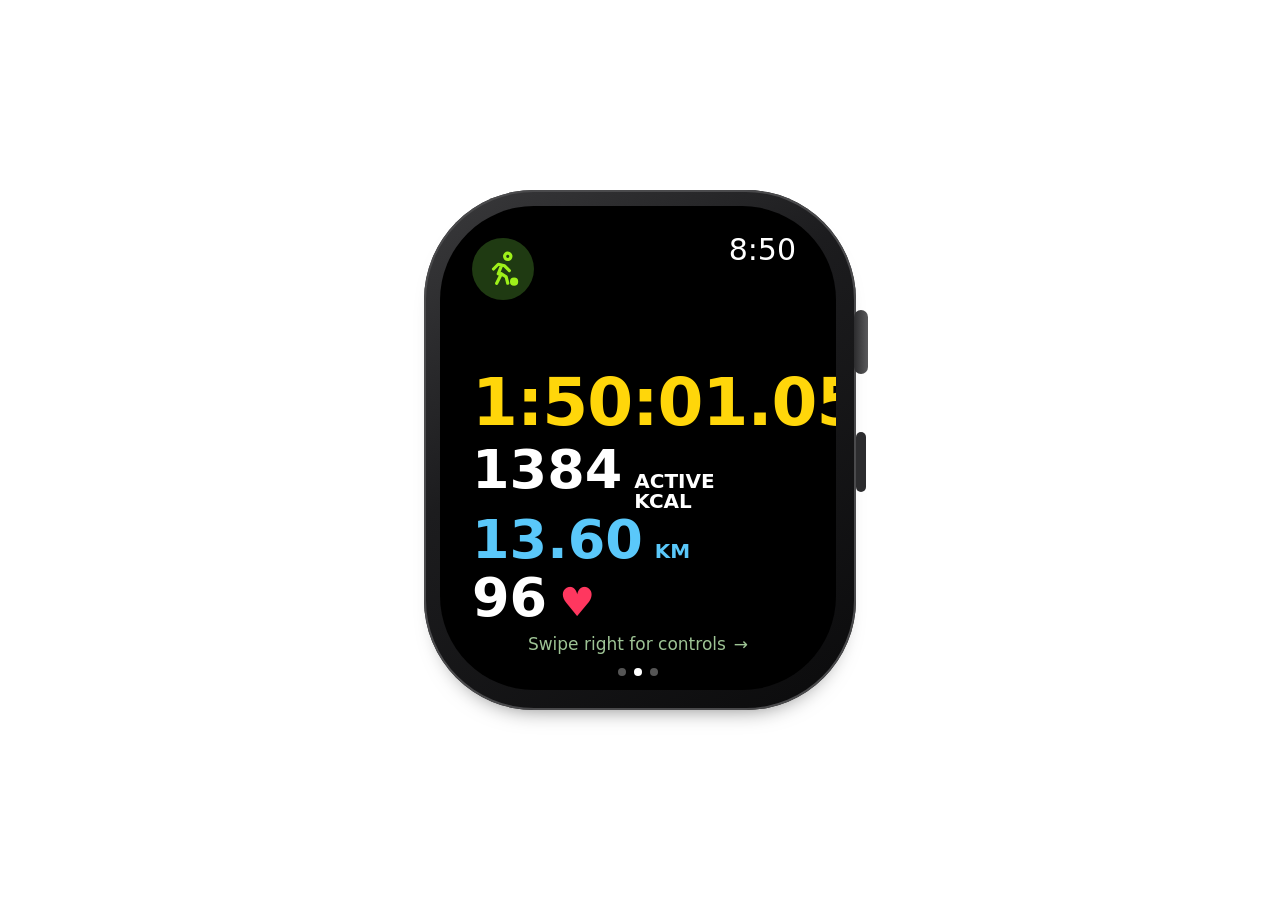
<file: play/trim-workout/index.html>
<!doctype html>
<html lang="en">
<head>
<meta charset="utf-8">
<meta name="viewport" content="width=device-width, initial-scale=1, viewport-fit=cover">
<meta name="robots" content="noindex">
<title>Trim Workout prototype</title>
<style>
*{box-sizing:border-box;margin:0}
html,body{height:100%;scrollbar-width:none}
*::-webkit-scrollbar{display:none}
body{font-family:-apple-system,BlinkMacSystemFont,"SF Pro Text","Instrument Sans",system-ui,sans-serif;-webkit-font-smoothing:antialiased;-webkit-tap-highlight-color:transparent;user-select:none;-webkit-user-select:none}
button{font:inherit;color:inherit;border:0;background:none;cursor:pointer}
[hidden]{display:none!important}
.num{font-variant-numeric:tabular-nums}

/* ================= WATCH ================= */
body.watch{background:transparent;display:grid;place-items:center;min-height:100%;padding:12px;overflow:hidden}
.fitbox{width:calc(432px * var(--s,1));height:calc(520px * var(--s,1))}
.case{position:relative;width:432px;height:520px;border-radius:110px;transform:scale(var(--s,1));transform-origin:top left;background:linear-gradient(145deg,#3a3a3c,#1c1c1e 40%,#0b0b0c);padding:16px;box-shadow:0 14px 22px -16px rgba(0,0,0,.55),inset 0 0 0 2px #4a4a4c}
.case::after{content:"";position:absolute;right:-12px;top:120px;width:14px;height:64px;border-radius:8px;background:linear-gradient(90deg,#2c2c2e,#5a5a5c);box-shadow:0 120px 0 -2px #2c2c2e}
.screen{position:relative;width:396px;height:484px;border-radius:94px;background:#000;color:#fff;overflow:hidden;touch-action:none}
.scale{transform-origin:center}
.w{position:absolute;inset:0;padding:32px 32px 24px;display:flex;flex-direction:column}
.clock{position:absolute;top:26px;right:40px;font-size:30px;font-weight:500}
.wicon{width:62px;height:62px;border-radius:50%;background:#1f3a12;display:grid;place-items:center;flex:none}
.wicon svg{width:38px;height:38px}
.dots{position:absolute;bottom:14px;left:50%;transform:translateX(-50%);display:flex;gap:8px}
.dots i{width:8px;height:8px;border-radius:50%;background:#555}
.dots i.on{background:#fff}
.hint{position:absolute;left:50%;bottom:36px;transform:translateX(-50%);font-size:17px;color:#9DC394;white-space:nowrap;display:flex;gap:8px;align-items:center}
@media (prefers-reduced-motion:no-preference){.hint.nudge{animation:nudge 1.8s ease-in-out infinite}@keyframes nudge{50%{transform:translateX(calc(-50% - 10px))}}}

/* running */
.run .big{margin-top:64px;font-size:66px;font-weight:600;color:#FFD60A;letter-spacing:-1px}
.run .row{display:flex;align-items:baseline;gap:12px;font-size:54px;font-weight:600;line-height:1.08}
.run .row small{font-size:20px;line-height:1;font-weight:600}
.run .row.hr span{color:#FF375F;font-size:40px}
/* controls */
.ctl{padding-top:64px}
.ctl h2{position:absolute;top:66px;left:0;right:40px;text-align:right;font-size:22px;font-weight:600;color:#9EF01A}
.grid{margin-top:48px;display:grid;grid-template-columns:1fr 1fr;gap:16px 16px}
.grid button{display:grid;justify-items:center;gap:8px;font-size:21px}
.grid .pad{width:150px;height:96px;border-radius:48px;display:grid;place-items:center}
.grid .pad svg{width:44px;height:44px}
.grid button:active .pad{transform:scale(.95)}
.end .pad{background:#4a1515;color:#FF453A}.pause .pad{background:#3d3a10;color:#FFD60A}
.trimb .pad{background:#3d1636;color:#FF6BD6}.seg .pad{background:#1f3a12;color:#9EF01A}
@media (prefers-reduced-motion:no-preference){.trimb.glow .pad{animation:glow 1.6s ease-in-out infinite}@keyframes glow{50%{box-shadow:0 0 0 6px rgba(255,107,214,.35)}}}
/* trim */
.trim{padding:24px 24px 24px}
.thead{display:flex;align-items:center;justify-content:space-between;height:66px}
.round{width:58px;height:58px;border-radius:50%;background:#2c2c2e;display:grid;place-items:center}
.round svg{width:26px;height:26px}
.round.ok{background:#fff;color:#000}
.round.ok:disabled{background:#2c2c2e;color:#777}
.ttl{text-align:center;font-size:21px;line-height:1.15}
.ttl b{display:block;font-size:26px;font-weight:500}
.graph{position:relative;margin-top:16px;height:150px}
.graph svg{position:absolute;inset:0;width:100%;height:100%;overflow:visible}
.tag{position:absolute;top:-4px;transform:translateX(-50%);background:#FFD60A;color:#000;font-size:17px;font-weight:600;padding:2px 8px;border-radius:8px;white-space:nowrap}
.handle{position:absolute;bottom:-14px;width:44px;height:44px;margin-left:-24px;border-radius:50%;display:grid;place-items:center;touch-action:none;cursor:ew-resize}
.handle::before{content:"";width:20px;height:20px;border-radius:50%;border:3px solid #FFD60A;background:#000}
.handle:focus-visible::before{box-shadow:0 0 0 4px rgba(255,214,10,.5)}
.drag{margin-top:24px;height:22px;line-height:22px;text-align:center;font-size:17px;color:#FFD60A;white-space:nowrap;overflow:hidden}
@media (prefers-reduced-motion:no-preference){
 .handle.cue{animation:hnudge 1.6s ease-in-out infinite}
 .handle.cue::after{content:"";position:absolute;inset:6px;border-radius:50%;animation:hring 1.6s ease-out infinite}
 @keyframes hnudge{0%,100%{transform:none}45%{transform:translateX(-16px)}60%{transform:translateX(-16px)}}
 @keyframes hring{0%{box-shadow:0 0 0 0 rgba(255,214,10,.55)}80%,100%{box-shadow:0 0 0 14px rgba(255,214,10,0)}}
 .round.ok.cue{animation:okpulse 1.4s ease-out infinite}
 @keyframes okpulse{0%{box-shadow:0 0 0 0 rgba(255,255,255,.6)}75%,100%{box-shadow:0 0 0 14px rgba(255,255,255,0)}}
 .hint.nudge{animation:nudgeR 1.8s ease-in-out infinite}
 @keyframes nudgeR{50%{transform:translateX(calc(-50% + 12px))}}
}
.handle.cue::before{border-color:#FFD60A;background:#FFD60A}
.stats{margin-top:12px;display:grid;grid-template-columns:1fr 1fr;gap:4px 12px;font-size:18px;color:#ddd}
.stats b{display:block;font-size:30px;font-weight:600}
.y{color:#FFD60A}.b{color:#5AC8FA}.r{color:#FF453A}
/* summary */
.sum{padding-top:96px}
.sum h2{position:absolute;top:66px;right:40px;font-size:24px;font-weight:600}
.sum .wt{display:flex;align-items:center;gap:12px;font-size:23px;font-weight:600}
.sum .wt small{display:block;color:#9EF01A;font-size:20px}
.sum dl{margin-top:16px;display:grid;gap:8px}
.sum dl div{border-top:1px solid #333;padding-top:8px}
.sum dt{font-size:18px;color:#bbb;text-transform:uppercase;letter-spacing:.02em}
.sum dd{font-size:42px;font-weight:600;line-height:1.1}
.again{position:absolute;bottom:22px;left:50%;transform:translateX(-50%);background:#2c2c2e;border-radius:24px;padding:12px 24px;font-size:18px;white-space:nowrap}
.note{font-size:16px;color:#FF9F0A;margin-top:8px}
.pane{transition:transform .45s cubic-bezier(.2,.8,.2,1),opacity .3s}
.pane.off{opacity:0;pointer-events:none}

/* ================= PHONE ================= */
body.phone{background:#F2F2F7;color:#111;font-size:16px}
.ph{max-width:430px;margin:0 auto;padding:16px 16px 48px}
.nav{display:flex;align-items:center;justify-content:space-between;height:44px;color:#30A14E;font-size:17px}
.nav span{display:flex;align-items:center;gap:2px}
.nav svg{width:22px;height:22px}
.h1{font-size:30px;font-weight:700;letter-spacing:-.4px;margin-top:8px}
.sub{color:#6E6E73;font-size:15px;margin-top:2px}
.card{background:#fff;border-radius:16px;padding:16px;margin-top:16px}
.sug{background:#FFF8E1;border:1px solid #F5D37A}
.sug p{font-size:15px;line-height:1.4}
.sug .acts{display:flex;gap:8px;margin-top:12px}
.pill{border-radius:999px;padding:8px 16px;font-size:15px;font-weight:600}
.pill.pri{background:#111;color:#fff}.pill.sec{background:#fff;border:1px solid #ddd}
.map{position:relative;height:230px;border-radius:12px;overflow:hidden;background:#E8F0E3}
.map svg{width:100%;height:100%;display:block}
.legend{display:flex;gap:16px;font-size:13px;color:#6E6E73;margin-top:12px}
.legend i{display:inline-block;width:18px;height:4px;border-radius:4px;vertical-align:middle;margin-right:8px}
.tl{position:relative;height:120px;margin-top:4px;touch-action:none}
.tl svg{position:absolute;inset:0;width:100%;height:100%;overflow:visible}
.tl .ph-h{position:absolute;top:0;bottom:18px;width:36px;margin-left:-16px;display:grid;place-items:center;touch-action:none;cursor:ew-resize}
.tl .ph-h::before{content:"";width:12px;height:100%;border-radius:8px;background:#FFD60A;box-shadow:0 1px 4px rgba(0,0,0,.3)}
.tl .ph-h:focus-visible::before{outline:3px solid #111}
.tlab{display:flex;justify-content:space-between;font-size:13px;color:#6E6E73}
.cap{font-size:13px;color:#6E6E73;margin-bottom:8px;display:flex;justify-content:space-between}
.pst{display:grid;grid-template-columns:1fr 1fr;gap:12px 16px}
.pst div{font-size:13px;color:#6E6E73}
.pst b{display:block;font-size:24px;font-weight:600;color:#111}
.pst b.cut{color:#30A14E}
.save{display:block;width:100%;margin-top:16px;background:#111;color:#fff;border-radius:16px;padding:16px;font-size:17px;font-weight:600}
.save:disabled{background:#c7c7cc}
.done{background:#E9F6EC;border:1px solid #9FD5AE}
.done b{display:block;font-size:17px;margin-bottom:4px}
.reset{margin-top:12px;color:#30A14E;font-weight:600;font-size:15px}
</style>
</head>
<body>
<!-- WATCH -->
<div id="watch" hidden>
  <div class="fitbox"><div class="case"><div class="screen" id="screen">
    <section class="w run pane" id="wRun">
      <span class="wicon"><svg viewBox="0 0 24 24" fill="none" stroke="#9EF01A" stroke-width="2" stroke-linecap="round" stroke-linejoin="round"><circle cx="15" cy="4" r="2"/><path d="M8 21l3-6 3 2 1 4M6 12l3-3 4 1 3 3M11 10l-2 5"/><circle cx="19" cy="20" r="1.6" fill="#9EF01A"/></svg></span>
      <span class="clock num" id="wClock">8:50</span>
      <div class="big num" id="wElapsed">1:50:00.00</div>
      <div class="row num"><span id="wKcal">1384</span><small>ACTIVE<br>KCAL</small></div>
      <div class="row num"><span id="wKm" class="b">13.60</span><small class="b">KM</small></div>
      <div class="row hr num"><span style="color:#fff;font-size:54px" id="wHr">96</span><span>&#9829;</span></div>
      <div class="hint nudge" id="swipeHint">Swipe right for controls <span aria-hidden="true">&#8594;</span></div>
      <div class="dots"><i></i><i class="on"></i><i></i></div>
    </section>

    <section class="w ctl pane off" id="wCtl">
      <span class="clock num">8:50</span>
      <h2>Outdoor Football</h2>
      <div class="grid">
        <button class="end" data-act="end"><span class="pad"><svg viewBox="0 0 24 24" fill="none" stroke="currentColor" stroke-width="3" stroke-linecap="round"><path d="M6 6l12 12M18 6L6 18"/></svg></span>End</button>
        <button class="pause" data-act="pause"><span class="pad"><svg viewBox="0 0 24 24" fill="none" stroke="currentColor" stroke-width="3.2" stroke-linecap="round"><path d="M9 5v14M15 5v14"/></svg></span>Pause</button>
        <button class="trimb glow" data-act="trim"><span class="pad"><svg viewBox="0 0 24 24" fill="none" stroke="currentColor" stroke-width="2.2" stroke-linecap="round" stroke-linejoin="round"><circle cx="6" cy="6" r="3"/><circle cx="6" cy="18" r="3"/><path d="M20 4L8.1 15.9M14.5 14.5 20 20M8.1 8.1 12 12"/></svg></span>Trim</button>
        <button class="seg" data-act="seg"><span class="pad"><svg viewBox="0 0 24 24" fill="none" stroke="currentColor" stroke-width="2.4"><circle cx="12" cy="12" r="9"/><path d="M11 9l2-1v8" stroke-linecap="round"/></svg></span>Segment</button>
      </div>
      <div class="dots"><i class="on"></i><i></i><i></i></div>
    </section>

    <section class="w trim pane off" id="wTrim">
      <div class="thead">
        <button class="round" data-act="back" aria-label="Back"><svg viewBox="0 0 24 24" fill="none" stroke="currentColor" stroke-width="3" stroke-linecap="round" stroke-linejoin="round"><path d="M15 5l-7 7 7 7"/></svg></button>
        <div class="ttl"><b class="num">8:50</b>Trim Workout</div>
        <button class="round ok" id="wOk" data-act="ok" aria-label="Confirm trim" disabled><svg viewBox="0 0 24 24" fill="none" stroke="currentColor" stroke-width="3" stroke-linecap="round" stroke-linejoin="round"><path d="M5 12.5l4.5 4.5L19 7"/></svg></button>
      </div>
      <div class="graph" id="wGraph">
        <svg id="wSvg" viewBox="0 0 344 150" preserveAspectRatio="none"></svg>
        <span class="tag num" id="wTagA">0:00:00</span><span class="tag num" id="wTagB">1:50:00</span>
        <span class="handle" id="wHA" tabindex="0" role="slider" aria-label="Workout start"></span>
        <span class="handle" id="wHB" tabindex="0" role="slider" aria-label="Workout end"></span>
      </div>
      <p class="drag" id="wDrag">Drag the end back to where the match ended</p>
      <div class="stats num">
        <div>Duration<b class="y" id="wDur">1:50:00</b></div>
        <div>Distance<b class="b" id="wDist">13.60 km</b></div>
        <div style="grid-column:1/-1">Heart rate <span class="r" id="wAvg">Average 154 bpm</span></div>
      </div>
    </section>

    <section class="w sum pane off" id="wSum">
      <span class="clock num">8:51</span>
      <h2>Summary</h2>
      <div class="wt"><span class="wicon" style="width:44px;height:44px"><svg viewBox="0 0 24 24" fill="none" stroke="#9EF01A" stroke-width="2" stroke-linecap="round" stroke-linejoin="round" style="width:26px;height:26px"><circle cx="15" cy="4" r="2"/><path d="M8 21l3-6 3 2 1 4M6 12l3-3 4 1 3 3M11 10l-2 5"/></svg></span><span>Outdoor Football<small>Open Goal</small></span></div>
      <dl class="num">
        <div><dt>Total time</dt><dd class="y" id="sDur">1:39:33</dd></div>
        <div><dt>Total distance</dt><dd class="b" id="sDist">5.30 km</dd></div>
      </dl>
      <p class="note" id="sNote"></p>
      <button class="again" data-act="again">Try again</button>
    </section>
  </div></div></div>
</div>

<!-- PHONE -->
<div id="phone" class="ph" hidden>
  <div class="nav"><span><svg viewBox="0 0 24 24" fill="none" stroke="currentColor" stroke-width="2.4" stroke-linecap="round" stroke-linejoin="round"><path d="M15 5l-7 7 7 7"/></svg>Summary</span><span>Edit</span></div>
  <h1 class="h1">Outdoor Football</h1>
  <p class="sub">Sunday · 7:00–8:50 AM · Open goal</p>

  <div class="card sug" id="pSug">
    <p><b>Still playing after 8:15?</b> Your speed jumped to 40 km/h and your heart rate dropped. Looks like the drive home was recorded too.</p>
    <div class="acts"><button class="pill pri" id="pSugYes">Trim from 8:15</button><button class="pill sec" id="pSugNo">Keep everything</button></div>
  </div>

  <div class="card">
    <div class="map"><svg id="pMap" viewBox="0 0 360 230" preserveAspectRatio="xMidYMid slice"></svg></div>
    <div class="legend"><span><i style="background:#30A14E"></i>Kept</span><span><i style="background:#C7C7CC"></i>Trimmed</span></div>
  </div>

  <div class="card">
    <div class="cap"><span>Heart rate and speed</span><span class="num" id="pRange">7:00 – 8:51 AM</span></div>
    <div class="tl" id="pTl">
      <svg id="pSvg" viewBox="0 0 330 102" preserveAspectRatio="none"></svg>
      <span class="ph-h" id="pHA" tabindex="0" role="slider" aria-label="Workout start"></span>
      <span class="ph-h" id="pHB" tabindex="0" role="slider" aria-label="Workout end"></span>
    </div>
    <div class="tlab num"><span>7:00</span><span>7:30</span><span>8:00</span><span>8:30</span><span>8:50</span></div>
  </div>

  <div class="card pst num">
    <div>Workout time<b id="pDur">1:50:00</b></div>
    <div>Distance<b id="pDist">13.60 km</b></div>
    <div>Avg heart rate<b id="pHr">149 bpm</b></div>
    <div>Top speed<b id="pTop">41 km/h</b></div>
  </div>

  <button class="save" id="pSave" disabled>Save trim</button>
  <div class="card done" id="pDone" hidden><b>Workout trimmed</b>Activity rings, awards and Health now use the trimmed workout. Your trim overrides what the watch recorded.</div>
  <button class="reset" id="pReset" hidden>Try again</button>
</div>

<script>
(function () {
  var q = new URLSearchParams(location.search), mode = q.get('device') === 'phone' ? 'phone' : 'watch';
  document.body.className = mode;
  document.getElementById(mode).hidden = false;
  var still = window.matchMedia && matchMedia('(prefers-reduced-motion: reduce)').matches;

  /* ---------- shared data: a 75 min match, cool-down, then a 10 min, 8 km drive ---------- */
  var MATCH = 75, DRIVE0 = 100, TOTAL = 110, STEP = 0.25, N = Math.round(TOTAL / STEP) + 1;
  var seed = 7; function rnd() { seed = (seed * 9301 + 49297) % 233280; return seed / 233280; }
  var S = [];
  for (var i = 0; i < N; i++) {
    var t = i * STEP, inMatch = t <= MATCH;
    var hr = inMatch ? 150 + 18 * Math.sin(t / 3.1) + 12 * (rnd() - .5) + (t < 5 ? (t - 5) * 8 : 0) : 96 + 6 * (rnd() - .5) + Math.max(0, 34 - (t - MATCH) * 6);
    var spd = inMatch ? Math.max(0, 3 + 9 * rnd() * (rnd() > .7 ? 2 : 1)) : t < DRIVE0 ? 2 + 2 * rnd() : Math.max(0, 48 + 14 * Math.sin((t - DRIVE0) * 1.3) * rnd());
    S.push({ t: t, hr: Math.round(hr), spd: spd });
  }
  var KM_MATCH = 5.30, KM_WALK = 0.3, KM_DRIVE = 8.0;
  function distAt(t) { return t <= MATCH ? KM_MATCH * t / MATCH : t <= DRIVE0 ? KM_MATCH + KM_WALK * (t - MATCH) / (DRIVE0 - MATCH) : KM_MATCH + KM_WALK + KM_DRIVE * Math.min(1, (t - DRIVE0) / (TOTAL - DRIVE0)); }
  function avgHr(a, b) { var s = 0, n = 0; S.forEach(function (p) { if (p.t >= a && p.t <= b) { s += p.hr; n++; } }); return n ? Math.round(s / n) : 0; }
  function topSpd(a, b) { var m = 0; S.forEach(function (p) { if (p.t >= a && p.t <= b) m = Math.max(m, p.spd); }); return Math.round(m); }
  function hms(min) { var s = Math.round(min * 60), h = Math.floor(s / 3600), m = Math.floor(s % 3600 / 60), ss = s % 60; return h + ':' + (m < 10 ? '0' : '') + m + ':' + (ss < 10 ? '0' : '') + ss; }
  function clock(min) { var tot = 7 * 60 + Math.floor(min), h = Math.floor(tot / 60), m = tot % 60; return (h > 12 ? h - 12 : h) + ':' + (m < 10 ? '0' : '') + m; }
  function snap(t) { return Math.max(0, Math.min(TOTAL, Math.round(t / STEP) * STEP)); }

  /* generic two-handle slider */
  function slider(track, hA, hB, onChange, minGap) {
    var st = { a: 0, b: TOTAL };
    function pos() { var w = track.clientWidth; hA.style.left = (st.a / TOTAL * w) + 'px'; hB.style.left = (st.b / TOTAL * w) + 'px';
      hA.setAttribute('aria-valuetext', hms(st.a)); hB.setAttribute('aria-valuetext', hms(st.b)); onChange(st); }
    function drag(h, key) {
      h.addEventListener('pointerdown', function (e) {
        e.preventDefault(); h.setPointerCapture(e.pointerId); h.classList.remove('cue');
        function mv(ev) { var r = track.getBoundingClientRect(); var t = snap((ev.clientX - r.left) / r.width * TOTAL);
          if (key === 'a') st.a = Math.min(t, st.b - minGap); else st.b = Math.max(t, st.a + minGap); pos(); }
        function up() { h.removeEventListener('pointermove', mv); h.removeEventListener('pointerup', up); h.removeEventListener('pointercancel', up); }
        h.addEventListener('pointermove', mv); h.addEventListener('pointerup', up); h.addEventListener('pointercancel', up);
      });
      h.addEventListener('keydown', function (e) {
        var d = e.key === 'ArrowLeft' || e.key === 'ArrowDown' ? -1 : e.key === 'ArrowRight' || e.key === 'ArrowUp' ? 1 : 0; if (!d) return;
        e.preventDefault(); h.classList.remove('cue'); var step = e.shiftKey ? 5 : STEP * 2;
        if (key === 'a') st.a = Math.max(0, Math.min(st.a + d * step, st.b - minGap)); else st.b = Math.min(TOTAL, Math.max(st.b + d * step, st.a + minGap)); pos();
      });
    }
    drag(hA, 'a'); drag(hB, 'b');
    window.addEventListener('resize', pos);
    return { st: st, pos: pos, set: function (a, b) { st.a = a; st.b = b; pos(); } };
  }

  if (mode === 'watch') {
    /* fit the watch to the frame */
    var cs = document.querySelector('.case');
    function fit() { var s = Math.min(1, (innerWidth - 24) / 432, (innerHeight - 24) / 520); document.documentElement.style.setProperty('--s', s.toFixed(4)); }
    fit(); addEventListener('resize', fit);

    var panes = { run: wRun, ctl: wCtl, trim: wTrim, sum: wSum }, cur = 'run';
    function go(name, dir) {
      var a = panes[cur], b = panes[name]; if (a === b) return;
      b.classList.remove('off'); a.classList.add('off');
      if (!still && b.animate) b.animate([{ transform: 'translateX(' + (dir || 1) * 60 + 'px)', opacity: 0 }, { transform: 'none', opacity: 1 }], { duration: 380, easing: 'cubic-bezier(.2,.8,.2,1)' });
      cur = name;
    }
    /* running timer keeps ticking: the problem */
    var t0 = Date.now(), base = TOTAL * 60;
    setInterval(function () { if (cur !== 'run') return; var s = base + (Date.now() - t0) / 1000; var cs2 = Math.floor((s % 1) * 100);
      wElapsed.textContent = hms(s / 60) + '.' + (cs2 < 10 ? '0' : '') + cs2; }, 50);
    /* swipe or tap to open controls */
    var sx = null;
    /* like watchOS: swipe right on the workout to reveal the controls, swipe left to go back */
    function swipe(el, fn) {
      var x0 = null, done = false;
      el.addEventListener('pointerdown', function (e) { x0 = e.clientX; done = false; });
      el.addEventListener('pointerup', function (e) { if (x0 !== null && !done) { done = true; fn(e.clientX - x0); } x0 = null; });
      el.addEventListener('touchstart', function (e) { x0 = e.touches[0].clientX; done = false; }, { passive: true });
      el.addEventListener('touchend', function (e) { if (x0 !== null && !done) { done = true; fn(e.changedTouches[0].clientX - x0); } x0 = null; }, { passive: true });
    }
    swipe(wRun, function (dx) { if (cur === 'run' && dx > 40) go('ctl', -1); });
    swipe(wCtl, function (dx) { if (cur === 'ctl' && dx < -40) go('run', 1); });
    wRun.tabIndex = 0; wRun.setAttribute('aria-label', 'Workout running. Press the right arrow to show controls');
    wRun.addEventListener('keydown', function (e) { if (e.key === 'ArrowRight' || e.key === 'Enter') { e.preventDefault(); go('ctl', -1); } });
    var sl = slider(wGraph, wHA, wHB, function (st) {
      var w = wGraph.clientWidth;
      wTagA.textContent = hms(st.a); wTagB.textContent = hms(st.b);
      function cl(el, x) { var hw = el.offsetWidth / 2; el.style.left = Math.max(hw, Math.min(w - hw, x)) + 'px'; }
      cl(wTagA, st.a / TOTAL * w); cl(wTagB, st.b / TOTAL * w);
      wDur.textContent = hms(st.b - st.a);
      wDist.textContent = (distAt(st.b) - distAt(st.a)).toFixed(2) + ' km';
      wAvg.textContent = 'Average ' + avgHr(st.a, st.b) + ' bpm';
      var changed = st.a > 0 || st.b < TOTAL; wOk.disabled = !changed;
      var good = st.b <= DRIVE0;
      wDrag.textContent = good ? 'Looks right. Tap ✓ to confirm' : 'Drag the end back to 8:15';
      wOk.classList.toggle('cue', good);
      drawW(st);
    }, 5);
    function drawW(st) {
      var W = 344, H = 150, pts = S.map(function (p) { return (p.t / TOTAL * W).toFixed(1) + ',' + (H - 22 - (p.hr - 80) / 110 * (H - 50)).toFixed(1); }).join(' ');
      var xa = st.a / TOTAL * W, xb = st.b / TOTAL * W;
      wSvg.innerHTML = '<defs><clipPath id="k"><rect x="' + xa + '" y="0" width="' + (xb - xa) + '" height="' + H + '"/></clipPath></defs>'
        + '<polyline points="' + pts + '" fill="none" stroke="#5a2a2a" stroke-width="2"/>'
        + '<polyline points="' + pts + '" fill="none" stroke="#FF453A" stroke-width="2.4" clip-path="url(#k)"/>'
        + '<line x1="0" x2="' + W + '" y1="' + (H - 6) + '" y2="' + (H - 6) + '" stroke="#444" stroke-width="2"/>'
        + '<line x1="' + xa + '" x2="' + xb + '" y1="' + (H - 6) + '" y2="' + (H - 6) + '" stroke="#FFD60A" stroke-width="3"/>'
        + '<line x1="' + xa + '" x2="' + xa + '" y1="24" y2="' + (H - 6) + '" stroke="#FFD60A" stroke-dasharray="3 4"/>'
        + '<line x1="' + xb + '" x2="' + xb + '" y1="24" y2="' + (H - 6) + '" stroke="#FFD60A" stroke-dasharray="3 4"/>';
    }
    document.addEventListener('click', function (e) {
      var b = e.target.closest('[data-act]'); if (!b) return;
      var a = b.getAttribute('data-act');
      if (a === 'trim') { go('trim', 1); wHB.classList.add('cue'); requestAnimationFrame(function () { sl.set(0, TOTAL); }); }
      if (a === 'back') go('ctl', -1);
      if (a === 'pause' || a === 'seg') go('run', -1);
      if (a === 'end') { sDur.textContent = hms(TOTAL); sDist.textContent = (KM_MATCH + KM_WALK + KM_DRIVE).toFixed(2) + ' km'; sNote.textContent = 'This is today: the drive is counted. Try Trim instead.'; go('sum', 1); }
      if (a === 'ok') { sDur.textContent = hms(sl.st.b - sl.st.a); sDist.textContent = (distAt(sl.st.b) - distAt(sl.st.a)).toFixed(2) + ' km'; sNote.textContent = sl.st.b <= DRIVE0 ? 'Trimmed. Only the match counts.' : 'Still includes some of the drive.'; sNote.style.color = sl.st.b <= DRIVE0 ? '#9EF01A' : '#FF9F0A'; go('sum', 1); }
      if (a === 'again') { t0 = Date.now(); go('run', -1); }
    });
  } else {
    /* ---------- phone: map + timeline ---------- */
    var pitch = { x: 40, y: 50, w: 150, h: 110 }, gate = { x: 190, y: 105 };
    var road = [[190, 105], [230, 105], [250, 70], [300, 60], [330, 20], [370, 10]];
    var path = S.map(function (p, i) {
      if (p.t <= MATCH) { var u = i * 0.37, v = i * 0.23;
        return [pitch.x + 10 + (pitch.w - 20) * (0.5 + 0.45 * Math.sin(u) * Math.cos(v * 0.7)), pitch.y + 8 + (pitch.h - 16) * (0.5 + 0.45 * Math.cos(u * 1.3) * Math.sin(v))]; }
      var f = (p.t - MATCH) / (TOTAL - MATCH), segs = road.length - 1, k = Math.min(segs - 1, Math.floor(f * segs)), r = f * segs - k;
      return [road[k][0] + (road[k + 1][0] - road[k][0]) * r, road[k][1] + (road[k + 1][1] - road[k][1]) * r];
    });
    function line(a, b, color, w, dash) {
      var pts = path.filter(function (_, i) { return S[i].t >= a && S[i].t <= b; }).map(function (p) { return p[0].toFixed(1) + ',' + p[1].toFixed(1); }).join(' ');
      return pts ? '<polyline points="' + pts + '" fill="none" stroke="' + color + '" stroke-width="' + w + '" stroke-linecap="round" stroke-linejoin="round"' + (dash ? ' stroke-dasharray="' + dash + '"' : '') + '/>' : '';
    }
    var base = '<rect width="360" height="230" fill="#E8F0E3"/>'
      + '<path d="M0 190 C80 180 140 200 220 185 S330 170 360 175" stroke="#fff" stroke-width="14" fill="none"/>'
      + '<path d="M190 105 L230 105 L250 70 L300 60 L330 20 L370 10" stroke="#fff" stroke-width="12" fill="none" stroke-linejoin="round"/>'
      + '<rect x="' + pitch.x + '" y="' + pitch.y + '" width="' + pitch.w + '" height="' + pitch.h + '" rx="4" fill="#BFDDB0" stroke="#fff" stroke-width="2"/>'
      + '<line x1="' + (pitch.x + pitch.w / 2) + '" x2="' + (pitch.x + pitch.w / 2) + '" y1="' + pitch.y + '" y2="' + (pitch.y + pitch.h) + '" stroke="#fff" stroke-width="2"/>'
      + '<circle cx="' + (pitch.x + pitch.w / 2) + '" cy="' + (pitch.y + pitch.h / 2) + '" r="14" fill="none" stroke="#fff" stroke-width="2"/>';
    function drawMap(st) {
      var e = path[Math.round(st.b / STEP)], s = path[Math.round(st.a / STEP)];
      pMap.innerHTML = base + line(0, st.a, '#C7C7CC', 2.5, '4 4') + line(st.b, TOTAL, '#C7C7CC', 3, '5 5') + line(st.a, st.b, '#30A14E', 2.5)
        + '<circle cx="' + s[0] + '" cy="' + s[1] + '" r="6" fill="#30A14E" stroke="#fff" stroke-width="2"/>'
        + '<circle cx="' + e[0] + '" cy="' + e[1] + '" r="7" fill="#FF453A" stroke="#fff" stroke-width="2"/>';
    }
    function drawTl(st) {
      var W = 330, H = 102, hrp = S.map(function (p) { return (p.t / TOTAL * W).toFixed(1) + ',' + (H - 4 - (p.hr - 80) / 110 * (H - 20)).toFixed(1); }).join(' ');
      var sp = S.map(function (p) { return (p.t / TOTAL * W).toFixed(1) + ',' + (H - 4 - p.spd / 46 * (H - 20)).toFixed(1); }).join(' ');
      var xa = st.a / TOTAL * W, xb = st.b / TOTAL * W;
      pSvg.innerHTML = '<rect x="0" y="0" width="' + xa + '" height="' + H + '" fill="#F2F2F7"/><rect x="' + xb + '" y="0" width="' + (W - xb) + '" height="' + H + '" fill="#F2F2F7"/>'
        + '<polyline points="' + sp + '" fill="none" stroke="#5AC8FA" stroke-width="1.6"/>'
        + '<polyline points="' + hrp + '" fill="none" stroke="#FF375F" stroke-width="1.6"/>'
        + '<rect x="' + xa + '" y="0" width="' + (xb - xa) + '" height="' + H + '" fill="none" stroke="#FFD60A" stroke-width="3" rx="4"/>';
    }
    var sl2 = slider(pTl, pHA, pHB, function (st) {
      drawMap(st); drawTl(st);
      pRange.textContent = clock(st.a) + ' – ' + clock(st.b) + ' AM';
      pDur.textContent = hms(st.b - st.a); pDist.textContent = (distAt(st.b) - distAt(st.a)).toFixed(2) + ' km';
      pHr.textContent = avgHr(st.a, st.b) + ' bpm'; pTop.textContent = topSpd(st.a, st.b) + ' km/h';
      var changed = st.a > 0 || st.b < TOTAL; pSave.disabled = !changed;
      [pDur, pDist, pTop].forEach(function (el) { el.classList.toggle('cut', changed); });
    }, 5);
    pSugYes.onclick = function () {
      var from = sl2.st.b, to = MATCH, t0 = performance.now();
      function step(now) { var k = Math.min(1, (now - t0) / 600), e = 1 - Math.pow(1 - k, 3); sl2.set(0, from + (to - from) * e); if (k < 1) requestAnimationFrame(step); }
      if (still) sl2.set(0, to); else requestAnimationFrame(step);
      pSug.hidden = true;
    };
    pSugNo.onclick = function () { pSug.hidden = true; };
    pSave.onclick = function () { pSave.hidden = true; pDone.hidden = false; pReset.hidden = false; };
    pReset.onclick = function () { sl2.set(0, TOTAL); pSug.hidden = false; pSave.hidden = false; pDone.hidden = true; pReset.hidden = true; };
    requestAnimationFrame(function () { sl2.set(0, TOTAL); });
  }
})();
</script>
</body>
</html>
</file>
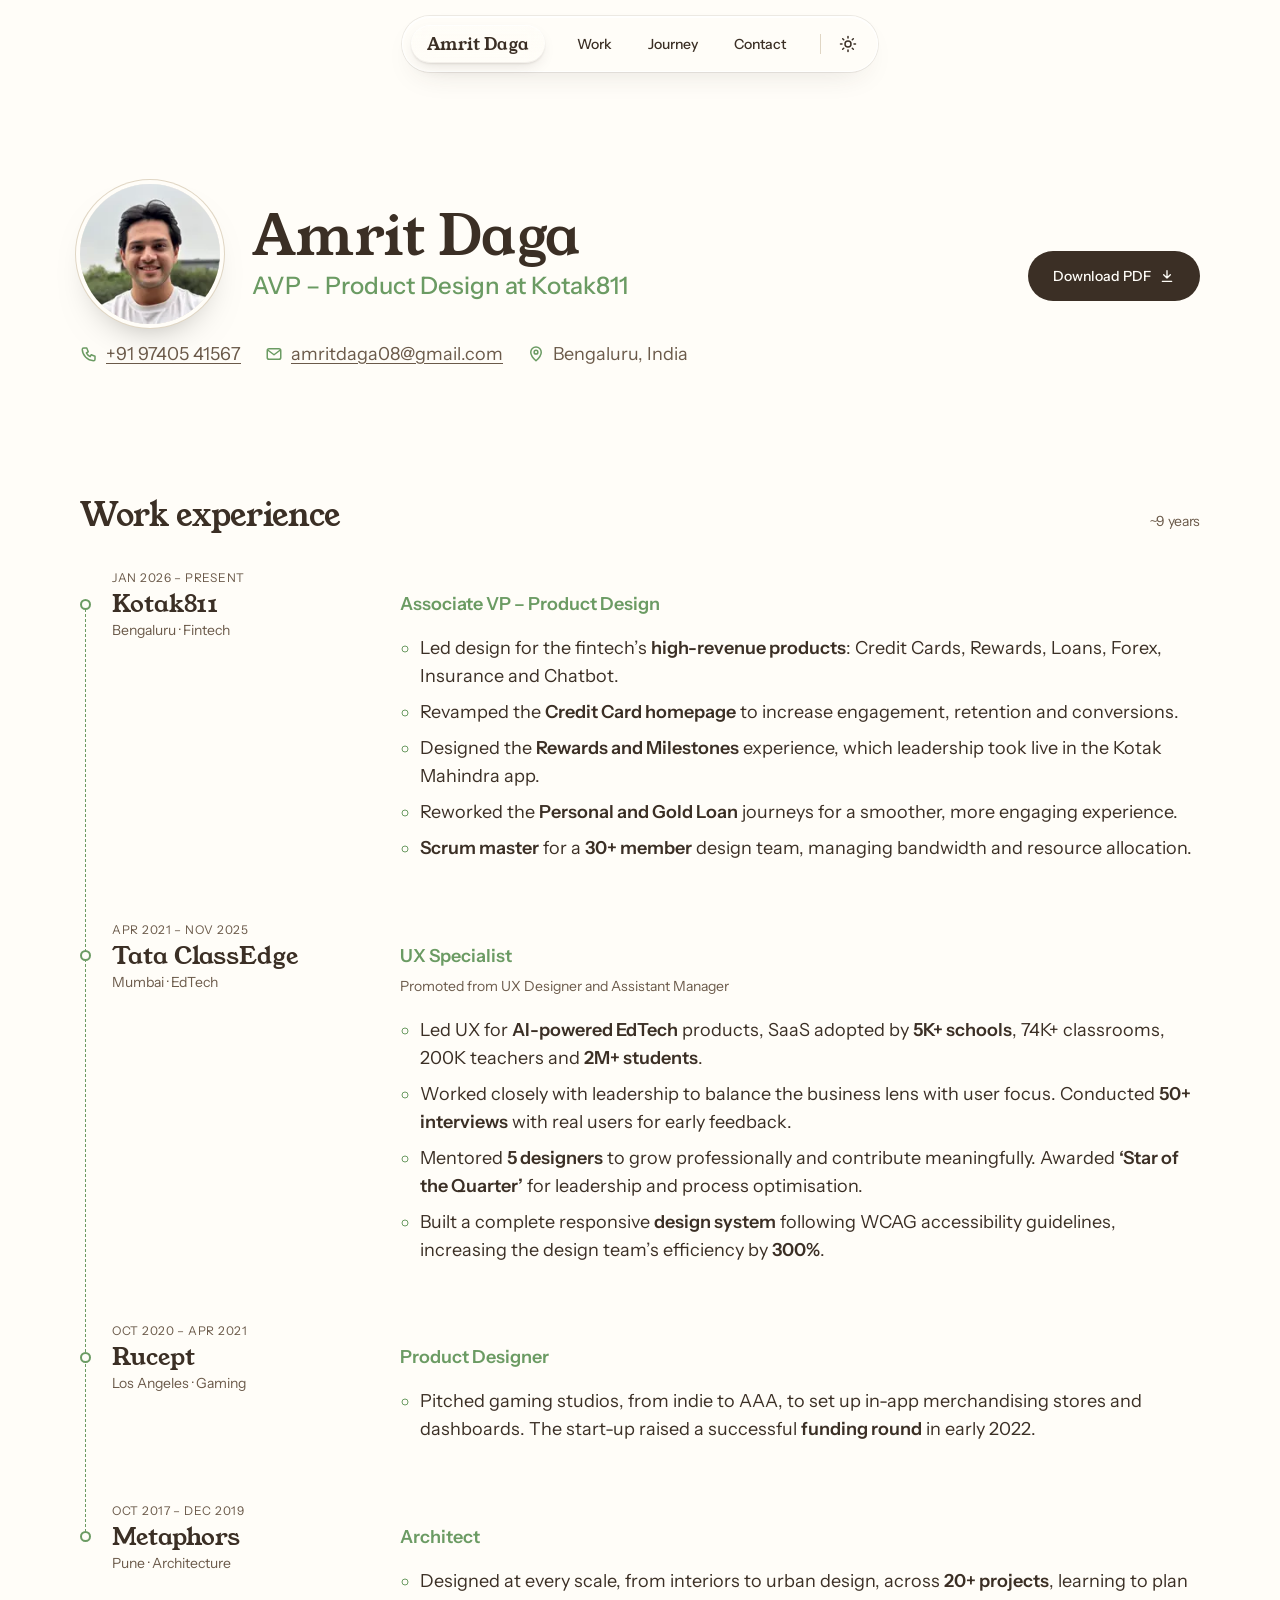
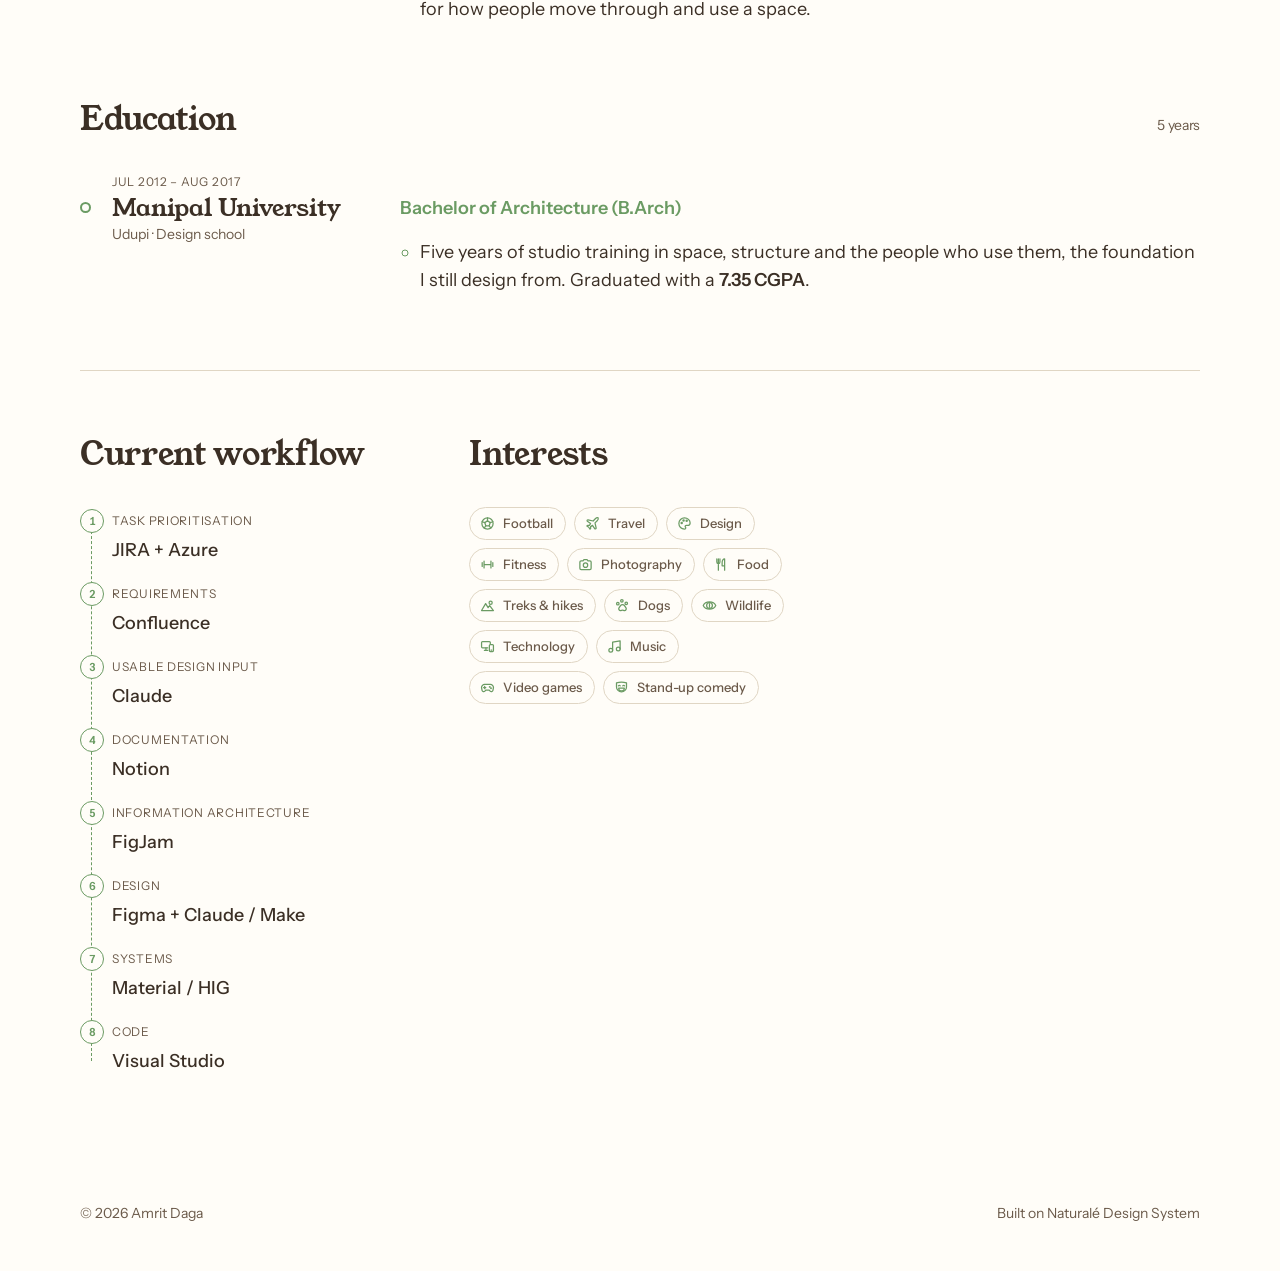
<file: resume.html>
<!doctype html>
<html lang="en">
<head>
<meta charset="utf-8">
<meta name="viewport" content="width=device-width, initial-scale=1, viewport-fit=cover">
<meta name="claude:viewport-fit-sides" content="cover">
<title>Resumé · Amrit Daga</title>
<meta name="description" content="Resumé of Amrit Daga, AVP – Product Design at Kotak811.">
<link rel="icon" type="image/png" sizes="32x32" href="favicon-32.png">
<link rel="icon" type="image/png" sizes="192x192" href="icon-192.png">
<link rel="apple-touch-icon" href="apple-touch-icon.png">
<meta name="theme-color" content="#FFFDF8">
<meta property="og:type" content="website">
<meta property="og:site_name" content="Amrit Daga">
<meta property="og:title" content="Resumé · Amrit Daga">
<meta property="og:description" content="Resumé of Amrit Daga, AVP – Product Design at Kotak811.">
<meta property="og:image" content="https://amritdaga.com/og-image.png?v=2">
<meta property="og:image:width" content="1200">
<meta property="og:image:height" content="630">
<meta property="og:image:alt" content="Amrit Daga: I care about systems, craft and the people behind the pixels.">
<meta name="twitter:card" content="summary_large_image">
<link rel="preconnect" href="https://fonts.googleapis.com">
<link rel="preconnect" href="https://fonts.gstatic.com" crossorigin>
<link rel="stylesheet" href="https://fonts.googleapis.com/css2?family=Young+Serif&family=Instrument+Sans:ital,wght@0,400..700;1,400..700&display=swap">
<link rel="stylesheet" href="css/case.css?v=20261119102633">
<script>(function () { var t = null; try { t = sessionStorage.getItem('ad-theme'); localStorage.removeItem('ad-theme'); } catch (e) {} if (t !== 'light' && t !== 'dark') { var h = new Date().getHours(); t = h >= 6 && h < 18 ? 'light' : 'dark'; } document.documentElement.setAttribute('data-theme', t); })(); /* day or night follows the visitor's own clock unless they switch it this visit */</script>
<style>
.resume .rtop { padding-block:clamp(96px, 12vw, 96px) clamp(24px, 4vw, 48px); }
.resume .rtop .wrap { display: flex; flex-wrap: wrap; align-items: flex-end; justify-content: space-between; gap:24px; }
.rid { display: grid; gap:8px; }
.rid .eyebrow { margin:0; padding-left:0; }
.rid h1 { font-family: var(--font-display); font-weight: 400; font-size: var(--step-5, 3.5rem); line-height: 1.05; color: var(--bark); }
.rrole { font-size: var(--step-1); color: var(--moss); font-weight: 500; }
.rcontact { list-style: none; padding:0; margin:8px 0 0; display: flex; flex-wrap: wrap; gap:8px 24px; color: var(--bark-soft); }
.rcontact li { display: inline-flex; align-items: center; gap:8px; }
.rcontact svg { width: 18px; height: 18px; color: var(--moss); flex: none; }
.rcontact a { color: inherit; }
.rme { display: flex; flex-wrap: wrap; align-items: center; gap:clamp(24px, 3vw, 32px); }
.rphoto { width: clamp(104px, 12vw, 148px); height: auto; aspect-ratio: 1; border-radius: 50%; object-fit: cover; box-shadow: 0 0 0 4px var(--paper), 0 0 0 5px var(--rule), 0 20px 40px -24px rgba(0,0,0,.5); }
.rcontact a:hover { color: var(--moss); }
.rgrid { display: grid; gap:clamp(32px, 5vw, 64px); padding-bottom:clamp(64px, 8vw, 96px); padding-top:clamp(24px, 3vw, 48px); }
@media (min-width: 900px) { .rgrid { grid-template-columns: minmax(0, 18rem) minmax(0, 1fr); } }
.rblock + .rblock { margin-top:clamp(32px, 4vw, 48px); }
.rblock h2 { font-family: var(--font-display); font-weight: 400; font-size: var(--step-2); line-height: var(--lh-2); color: var(--bark); margin-bottom:16px; display: flex; align-items: baseline; justify-content: space-between; gap:12px; }
.rblock h2 .meta { font-family: var(--font-body); font-size: var(--step--1); color: var(--bark-soft); }
.rside p { color: var(--bark-soft); }
.rside p + p { margin-top:12px; }
.rflow { display: grid; gap:12px; margin:0; }
.rflow div { display: grid; gap:1px; }
.rflow dt { font-size: .75rem; letter-spacing: .06em; text-transform: uppercase; color: var(--bark-soft); }
.rflow dd { margin:0; color: var(--bark); font-weight: 500; }
.rside .chips { flex-wrap: wrap; }
.rjobs { list-style: none; margin:0; padding:0; position: relative; }
.rjobs::before { content: ""; position: absolute; left: 5px; top: 12px; bottom: 12px; border-left: 1px dashed var(--sage); }
.rjob { position: relative; padding-left:32px; padding-bottom:32px; }
.rjob:last-child { padding-bottom:0; }
.rjob::before { content: ""; position: absolute; left: 0; top: 9px; width: 11px; height: 11px; box-sizing: border-box; border-radius: 50%; background: var(--paper); border: 2px solid var(--sage); }
.rjobs:has(> .rjob:only-child)::before { display: none; }
.rjobs > .rjob:first-child::before { background: var(--moss); border-color: var(--moss); }
.rhead { display: flex; flex-wrap: wrap; align-items: baseline; justify-content: space-between; gap:4px 16px; }
.rhead h3 { font-family: var(--font-display); font-weight: 400; font-size: var(--step-1); line-height: var(--lh-1); color: var(--bark); display: flex; align-items: baseline; gap:12px; flex-wrap: wrap; }
.rhead .meta { font-family: var(--font-body); font-size: var(--step--1); color: var(--bark-soft); }
.rjob .role { color: var(--moss); font-weight: 600; margin-top:2px; }
.ladder { list-style: none; padding:0; margin:4px 0 0; display: grid; gap:2px; color: var(--bark-soft); font-size: var(--step--1); }
.ladder li { display: flex; gap:12px; }
.rpoints { margin:12px 0 0; padding-left:1.1em; display: grid; gap:8px; color: var(--bark); }
.rpoints li::marker { color: var(--sage); }
.rblock .chips .chip svg { width: 15px; height: 15px; color: var(--moss); }
/* interests: each chip lifts and its icon does a small move that suits it, on hover, focus or tap */
.ichip { cursor: default; transition: transform .3s cubic-bezier(.34, 1.56, .64, 1), border-color .2s, background .2s; -webkit-tap-highlight-color: transparent; }
.ichip:hover, .ichip:focus-visible, .ichip.tap { transform: translateY(-2px); border-color: var(--sage); background: color-mix(in srgb, var(--sage) 12%, var(--paper)); outline: none; }
@media (prefers-reduced-motion: no-preference) {
  .ichip:hover svg, .ichip:focus-visible svg, .ichip.tap svg { animation: var(--ia) .7s cubic-bezier(.34, 1.56, .64, 1); }
  .ichip[data-m="roll"] { --ia: iRoll; } .ichip[data-m="fly"] { --ia: iFly; } .ichip[data-m="tilt"] { --ia: iTilt; } .ichip[data-m="lift"] { --ia: iLift; }
  .ichip[data-m="flash"] { --ia: iFlash; } .ichip[data-m="hop"] { --ia: iHop; } .ichip[data-m="sway"] { --ia: iSway; } .ichip[data-m="bounce"] { --ia: iBounce; }
  .ichip[data-m="sunrise"] svg { animation: none !important; } .ichip[data-m="croc"] svg { animation: none !important; } .ichip[data-m="croc"] .lid, .ichip[data-m="croc"] .pupil { transform-box: fill-box; transform-origin: 50% 50%; } .ichip[data-m="croc"]:hover .lid, .ichip[data-m="croc"]:focus-visible .lid, .ichip[data-m="croc"].tap .lid { animation: iOpen 1.2s cubic-bezier(.2, .8, .2, 1); } .ichip[data-m="croc"]:hover .pupil, .ichip[data-m="croc"]:focus-visible .pupil, .ichip[data-m="croc"].tap .pupil { animation: iSlit 1.2s cubic-bezier(.2, .8, .2, 1); } .ichip[data-m="sunrise"]:hover .sunup, .ichip[data-m="sunrise"]:focus-visible .sunup, .ichip[data-m="sunrise"].tap .sunup { animation: iSunrise 1s cubic-bezier(.2, .8, .2, 1); }
}
@keyframes iRoll { to { transform: rotate(360deg); } }
@keyframes iFly { 0% { transform: none; } 45% { transform: translate(6px, -6px); opacity: 0; } 46% { transform: translate(-6px, 6px); opacity: 0; } 100% { transform: none; opacity: 1; } }
@keyframes iTilt { 0%, 100% { transform: none; } 25% { transform: rotate(-14deg); } 60% { transform: rotate(10deg); } }
@keyframes iLift { 0%, 100% { transform: none; } 40% { transform: translateY(-4px); } 60% { transform: translateY(-4px); } }
@keyframes iFlash { 0%, 100% { transform: none; } 30% { transform: scale(.82); } 55% { transform: scale(1.15); } }
@keyframes iHop { 0%, 100% { transform: none; } 30% { transform: translateY(-5px); } 55% { transform: translateY(0); } 72% { transform: translateY(-2px); } }
@keyframes iSway { 0%, 100% { transform: none; } 25% { transform: rotate(12deg); } 50% { transform: rotate(-10deg); } 75% { transform: rotate(5deg); } }
@keyframes iOpen { 0% { transform: scaleY(.08); } 35% { transform: scaleY(1); } 100% { transform: none; } }
@keyframes iSlit { 0%, 35% { transform: scaleX(3.2); } 80%, 100% { transform: none; } }
@keyframes iSunrise { 0% { transform: translateY(7px); opacity: 0; } 100% { transform: none; opacity: 1; } }
@keyframes iBounce { 0%, 100% { transform: none; } 20% { transform: translateY(-4px) rotate(-6deg); } 45% { transform: translateY(0); } 65% { transform: translateY(-3px) rotate(6deg); } }
@media print { .theme, header.top, .rdl, footer { display: none !important; } .resume .rtop { padding-top:24px; } }
.rhead-col { display: grid; gap:16px; }
.rme { display: flex; align-items: center; gap:clamp(16px, 3vw, 32px); flex-wrap: nowrap; }
.rphoto { width: clamp(84px, 12vw, 140px); height: auto; aspect-ratio: 1; border-radius: 50%; object-fit: cover; flex: none; box-shadow: 0 0 0 4px var(--paper), 0 0 0 5px var(--rule), 0 20px 40px -24px rgba(0,0,0,.5); }
.rid h1 { font-size: clamp(2.2rem, 6vw, 3.5rem); }
.rflow { list-style: none; margin:0; padding:0; position: relative; counter-reset: wf; display: grid; gap:0; }
.rflow::before { content: ""; position: absolute; left: 11.25px; top: 14px; bottom: 14px; border-left: 1.5px dashed var(--sage); }
.rflow li { counter-increment: wf; position: relative; display: grid; gap:1px; padding:0 0 16px 32px; }
.rflow li:last-child { padding-bottom:0; }
.rflow li::before { content: counter(wf); position: absolute; left: 0; top: 2px; width: 23px; height: 23px; border-radius: 50%; display: grid; place-items: center; background: var(--paper); border: 1.5px solid var(--sage); color: var(--moss); font-size: .7rem; font-weight: 600; line-height: 1; font-variant-numeric: tabular-nums; box-sizing: border-box; width: 24px; height: 24px; padding-top: 1px; }
.rflow span { font-size: .75rem; letter-spacing: .06em; text-transform: uppercase; color: var(--bark-soft); }
.rflow b { color: var(--bark); font-weight: 500; }

.rme { display: flex; align-items: center; gap:clamp(16px, 3vw, 32px); }
.rid { display: grid; gap:8px; align-content: center; }
.rid h1 { line-height: 1; }
.rrole { margin:0; }
.rcontact { margin-top:12px; }
.rbody .wrap { display: grid; gap:clamp(48px, 6vw, 96px); padding-bottom:clamp(64px, 8vw, 96px); }
.rblock + .rblock { margin-top:0; }
.rbody .rblock h2 { margin-bottom:clamp(24px, 3vw, 32px); }
.rextra { display: grid; gap:clamp(32px, 4vw, 48px); border-top: 1px solid var(--rule); padding-top:clamp(48px, 5vw, 64px); }
@media (min-width: 900px) { .rextra { grid-template-columns: repeat(3, minmax(0, 1fr)); } }
.rextra p { color: var(--bark-soft); } .rextra p + p { margin-top:12px; }
.timeline .ladder { margin-top:2px; font-size: var(--step--1); }
.path .rpoints { margin:8px 0 0; }
.timeline { list-style: none; padding:0; position: relative; }
.timeline::before, .timeline::after { content: ""; position: absolute; left: 5px; top: var(--l-top, 8px); height: var(--l-h, calc(100% - 16px)); }
.timeline::before { border-left: 1px dashed var(--sage); }
.timeline::after { left: 4.5px; width: 2px; border-radius: 2px; background: var(--moss); transform-origin: top; transform: scaleY(var(--p, 1)); }
.timeline > li { position: relative; padding-left:32px; padding-bottom:24px; }
.timeline > li:last-child { padding-bottom:0; }
.timeline .co { position: relative; }
.timeline .co::before { content: ""; position: absolute; z-index: 1; left: -32px; top: calc(var(--lh-1) / 2 - 5.5px); width: 11px; height: 11px; box-sizing: border-box; border-radius: 50%; background: var(--paper); border: 2px solid var(--sage); transition: background .3s, border-color .3s; }
.timeline > li.lit .co::before { background: var(--moss); border-color: var(--moss); }
.timeline > li.now.lit .co::after { content: ""; position: absolute; left: -32px; top: calc(var(--lh-1) / 2 - 5.5px); width: 11px; height: 11px; border-radius: 50%; box-shadow: 0 0 0 0 color-mix(in srgb, var(--moss) 45%, transparent); }
@media (prefers-reduced-motion: no-preference) {
  .timeline.anim > li.lit .co::before { animation: dotpop .55s cubic-bezier(.34, 1.56, .64, 1); }
  .timeline > li.now.lit .co::after { animation: dotring 2.4s ease-out 0.4s infinite; }
  @keyframes dotpop { 0% { transform: scale(.6); } 60% { transform: scale(1.35); } 100% { transform: scale(1); } }
  @keyframes dotring { 0% { box-shadow: 0 0 0 0 color-mix(in srgb, var(--moss) 45%, transparent); } 80%, 100% { box-shadow: 0 0 0 12px transparent; } }
}
.timeline .co { font-family: var(--font-display); font-size: var(--step-1); line-height: var(--lh-1); }
.timeline .role { font-weight: 600; color: var(--moss); font-size: var(--step--1); line-height: var(--lh--1); margin-top:2px; }
.timeline .ladder { display: block; color: var(--bark-soft); font-weight: 400; }

/* journey: impact */
}
@media (min-width: 860px) { .work li { grid-template-columns: 11rem minmax(0, 1fr) 12rem; align-items: start; } }
.path { margin-top:0; }
.path > li { display: grid; gap:12px 48px; padding-bottom:clamp(48px, 4.5vw, 64px); }
.path > li:last-child { padding-bottom:0; }
@media (min-width: 860px) {
  .path > li { grid-template-columns: 15rem minmax(0, 1fr); }
  .path .co { white-space: nowrap; }
  /* the role lines up with the company name, not the dates above it */
  .path .what { padding-top: calc(var(--path-meta, 20px) + (var(--lh-1) - var(--lh-0)) / 2); }
}
.path .what { display: grid; gap:8px; min-width: 0; }
.path .role { margin-top:0; font-size: var(--step-0); line-height: var(--lh-0); }
.path .desc { color: var(--bark-soft); max-width: 60ch; }
.path .when .meta:first-child { text-transform: uppercase; letter-spacing: 0.06em; font-size: 0.75rem; }
.path .desc { color: var(--bark); }
.stats { display: flex; flex-wrap: wrap; align-items: center; gap:8px; margin:12px 0 0; padding:0; list-style: none; }
.stats li { display: inline-flex; align-items: center; gap:8px; padding:8px 12px 8px 12px; border-radius: 999px; background: var(--linen); border: 1px solid var(--rule); font-size: 0.8125rem; line-height: 1; color: var(--bark-soft); white-space: nowrap; }
.stats li::before { content: ""; width: 6px; height: 6px; border-radius: 50%; background: var(--sage); }
.stats b { font-weight: 700; color: var(--bark); font-variant-numeric: tabular-nums; }


.resume .rtop .wrap { align-items: center; }
.rhead-col { display: grid; gap:16px; }
.rcontact { margin:0; }
.rbody { padding-top:clamp(24px, 4vw, 48px); }
.rbody .wrap { padding-top:clamp(16px, 3vw, 32px); }
@media (max-width: 719px) { .rphoto { width: 84px; } .rid h1 { font-size: 2.2rem; } .rrole { font-size: var(--step-0); } .rcontact { flex-direction: column; gap:8px; } }
.rpoints b, .rextra p b { font-weight: 600; color: var(--bark); }
</style>
</head>
<body>

<header class="top">
  <div class="wrap">
    <nav class="glass" aria-label="Main">
      <a class="mark" href="index.html" aria-label="Amrit Daga, home"><span class="full">Amrit Daga</span><span class="mono" aria-hidden="true">AD</span></a>
      <a href="index.html#projects">Work</a>
      <a href="index.html#journey">Journey</a>
      <a class="contact" href="index.html#contact" aria-label="Contact"><span class="lbl">Contact</span><svg viewBox="0 0 24 24" fill="none" stroke="currentColor" stroke-width="2" stroke-linecap="round" stroke-linejoin="round" aria-hidden="true" class="nav-ico"><rect x="3" y="5" width="18" height="14" rx="2.5"/><path d="M4 7l8 6 8-6"/></svg></a>
      <div class="wxctl"><span class="nav-sep" aria-hidden="true"></span><div class="theme" id="theme"><span class="knob" aria-hidden="true"></span><button type="button" class="t-light" aria-checked="true" aria-label="Light mode"><svg class="sun" viewBox="0 0 24 24" fill="none" stroke="currentColor" stroke-width="2" stroke-linecap="round" aria-hidden="true"><circle cx="12" cy="12" r="4"/><path d="M12 2v2M12 20v2M4.9 4.9l1.4 1.4M17.7 17.7l1.4 1.4M2 12h2M20 12h2M4.9 19.1l1.4-1.4M17.7 6.3l1.4-1.4"/></svg></button><button type="button" class="t-dark" aria-checked="false" aria-label="Dark mode"><svg class="moon" viewBox="0 0 24 24" fill="none" stroke="currentColor" stroke-width="2" stroke-linecap="round" stroke-linejoin="round" aria-hidden="true"><path d="M20 14.5A8 8 0 1 1 9.5 4a6.5 6.5 0 0 0 10.5 10.5z"/></svg></button></div><span class="wx-ghost" id="wx-ghost" aria-hidden="true"></span></div>
    </nav>
  </div>
</header>
<script>/* arriving from the homepage: show its weather icon for a moment, then fold it away so the bar tightens smoothly */(function () { try { var nv = performance.getEntriesByType && performance.getEntriesByType('navigation')[0]; if (nv && nv.type === 'reload') return; var r = document.referrer && new URL(document.referrer); if (!r || r.origin !== location.origin || !/\/(index\.html)?$/.test(r.pathname)) return; var I = {"clear": "<path d=\"M2.5 18.5h19\"/><path d=\"M6 18.5a6 6 0 0 1 12 0\"/><path d=\"M12 6.5v2.2M5.3 9.8l1.5 1.5M18.7 9.8l-1.5 1.5\"/>", "rain": "<path d=\"M7 14.5h10a3.5 3.5 0 0 0 .4-7A5.3 5.3 0 0 0 6.6 7.2a3.6 3.6 0 0 0 .4 7.3z\"/><path d=\"M8.5 18l-1 2.5M12.5 18l-1 2.5M16.5 18l-1 2.5\"/>", "snow": "<path d=\"M12 3v18M4.2 7.5l15.6 9M4.2 16.5l15.6-9M9.5 4.5L12 6l2.5-1.5M9.5 19.5L12 18l2.5 1.5\"/>"}, k = sessionStorage.getItem('ad-sky-cur'), g = document.getElementById('wx-ghost'); if (!g) return; g.innerHTML = '<svg viewBox="0 0 24 24" aria-hidden="true">' + (I[k] || I.clear) + '</svg>'; g.classList.add('in'); requestAnimationFrame(function () { requestAnimationFrame(function () { setTimeout(function () { g.classList.remove('in'); }, 120); }); }); } catch (e) {} })();</script>

<main class="resume">
  <section class="rtop"><div class="wrap">
    <div class="rhead-col"><div class="rme"><img class="rphoto" src="img/amrit.jpg" srcset="img/amrit-160.webp 160w, img/amrit-240.webp 240w, img/amrit-320.webp 320w, img/amrit-480.webp 480w" sizes="(max-width: 760px) 22vw, 140px" width="480" height="480" alt="Amrit Daga">
    <div class="rid">
      <h1>Amrit Daga</h1>
      <p class="rrole">AVP – Product Design at Kotak811</p>
    </div></div>
    <ul class="rcontact"><li><svg viewBox="0 0 24 24" fill="none" stroke="currentColor" stroke-width="2" stroke-linecap="round" stroke-linejoin="round" aria-hidden="true"><path d="M5 4h4l2 5-2.5 1.5a11 11 0 0 0 5 5L15 13l5 2v4a2 2 0 0 1-2 2A16 16 0 0 1 3 6a2 2 0 0 1 2-2"/></svg><a href="tel:+919740541567">+91 97405 41567</a></li><li><svg viewBox="0 0 24 24" fill="none" stroke="currentColor" stroke-width="2" stroke-linecap="round" stroke-linejoin="round" aria-hidden="true"><rect x="3" y="5" width="18" height="14" rx="2.5"/><path d="M4 7l8 6 8-6"/></svg><a data-mail data-u="80agadtirma" data-d="moc.liamg">amritdaga08 [at] gmail [dot] com</a></li><li><svg viewBox="0 0 24 24" fill="none" stroke="currentColor" stroke-width="2" stroke-linecap="round" stroke-linejoin="round" aria-hidden="true"><path d="M12 21s-7-6.2-7-11.5a7 7 0 0 1 14 0C19 14.8 12 21 12 21z"/><circle cx="12" cy="9.5" r="2.5"/></svg>Bengaluru, India</li></ul></div>
    <a class="btn btn-primary rdl" href="Amrit-Daga-Resume.pdf" download>Download PDF<svg viewBox="0 0 24 24" fill="none" stroke="currentColor" stroke-width="2" stroke-linecap="round" stroke-linejoin="round" aria-hidden="true"><path d="M12 4v11M7 10l5 5 5-5"/><path d="M5 20h14"/></svg></a>
  </div></section>

  <section class="rbody"><div class="wrap">

      <div class="rblock"><h2>Work experience <span class="meta">~9 years</span></h2><ol class="timeline path">
        <li class="now"><div class="when"><p class="meta">Jan 2026 – Present</p><p class="co">Kotak811</p><p class="meta">Bengaluru · Fintech</p></div><div class="what"><p class="role">Associate VP – Product Design</p><ul class="rpoints"><li>Led design for the fintech’s <b>high-revenue products</b>: Credit Cards, Rewards, Loans, Forex, Insurance and Chatbot.</li><li>Revamped the <b>Credit Card homepage</b> to increase engagement, retention and conversions.</li><li>Designed the <b>Rewards and Milestones</b> experience, which leadership took live in the Kotak Mahindra app.</li><li>Reworked the <b>Personal and Gold Loan</b> journeys for a smoother, more engaging experience.</li><li><b>Scrum master</b> for a <b>30+ member</b> design team, managing bandwidth and resource allocation.</li></ul></div></li>
        <li><div class="when"><p class="meta">Apr 2021 – Nov 2025</p><p class="co">Tata ClassEdge</p><p class="meta">Mumbai · EdTech</p></div><div class="what"><p class="role">UX Specialist<span class="ladder">Promoted from UX Designer and Assistant Manager</span></p><ul class="rpoints"><li>Led UX for <b>AI-powered EdTech</b> products, SaaS adopted by <b>5K+ schools</b>, 74K+ classrooms, 200K teachers and <b>2M+ students</b>.</li><li>Worked closely with leadership to balance the business lens with user focus. Conducted <b>50+ interviews</b> with real users for early feedback.</li><li>Mentored <b>5 designers</b> to grow professionally and contribute meaningfully. Awarded <b>‘Star of the Quarter’</b> for leadership and process optimisation.</li><li>Built a complete responsive <b>design system</b> following WCAG accessibility guidelines, increasing the design team’s efficiency by <b>300%</b>.</li></ul></div></li>
        <li><div class="when"><p class="meta">Oct 2020 – Apr 2021</p><p class="co">Rucept</p><p class="meta">Los Angeles · Gaming</p></div><div class="what"><p class="role">Product Designer</p><ul class="rpoints"><li>Pitched gaming studios, from indie to AAA, to set up in-app merchandising stores and dashboards. The start-up raised a successful <b>funding round</b> in early 2022.</li></ul></div></li>
        <li><div class="when"><p class="meta">Oct 2017 – Dec 2019</p><p class="co">Metaphors</p><p class="meta">Pune · Architecture</p></div><div class="what"><p class="role">Architect</p><ul class="rpoints"><li>Designed at every scale, from interiors to urban design, across <b>20+ projects</b>, learning to plan for how people move through and use a space.</li></ul></div></li>
      </ol></div>
      <div class="rblock"><h2>Education <span class="meta">5 years</span></h2><ol class="timeline path">
        <li><div class="when"><p class="meta">Jul 2012 – Aug 2017</p><p class="co">Manipal University</p><p class="meta">Udupi · Design school</p></div><div class="what"><p class="role">Bachelor of Architecture (B.Arch)</p><ul class="rpoints"><li>Five years of studio training in space, structure and the people who use them, the foundation I still design from. Graduated with a <b>7.35 CGPA</b>.</li></ul></div></li>
      </ol></div>
    
    <div class="rextra">
      <div class="rblock"><h2>Current workflow</h2><ol class="rflow"><li><span>Task prioritisation</span><b>JIRA + Azure</b></li><li><span>Requirements</span><b>Confluence</b></li><li><span>Usable design input</span><b>Claude</b></li><li><span>Documentation</span><b>Notion</b></li><li><span>Information architecture</span><b>FigJam</b></li><li><span>Design</span><b>Figma + Claude / Make</b></li><li><span>Systems</span><b>Material / HIG</b></li><li><span>Code</span><b>Visual Studio</b></li></ol></div>
      <div class="rblock"><h2>Interests</h2><ul class="chips"><li class="chip ichip" tabindex="0" data-m="roll"><svg viewBox="0 0 24 24" fill="none" stroke="currentColor" stroke-width="2" stroke-linecap="round" stroke-linejoin="round" aria-hidden="true"><circle cx="12" cy="12" r="9"/><path d="M12 7.5l4.3 3.1-1.6 5h-5.4l-1.6-5z"/><path d="M12 3v4.5M16.3 10.6l4.3-1.4M14.7 15.6l2.6 3.7M9.3 15.6l-2.6 3.7M7.7 10.6L3.4 9.2"/></svg>Football</li><li class="chip ichip" tabindex="0" data-m="fly"><svg viewBox="0 0 24 24" fill="none" stroke="currentColor" stroke-width="2" stroke-linecap="round" stroke-linejoin="round" aria-hidden="true"><path d="M17.8 19.2L16 11l3.5-3.5C21 6 21.5 4 21 3c-1-.5-3 0-4.5 1.5L13 8 4.8 6.2c-.5-.1-.9.1-1.1.5l-.3.5c-.2.5-.1 1 .3 1.3L9 12l-2 3H4l-1 1 3 2 2 3 1-1v-3l3-2 3.5 5.3c.3.4.8.5 1.3.3l.5-.2c.4-.3.6-.7.5-1.2z"/></svg>Travel</li><li class="chip ichip" tabindex="0" data-m="tilt"><svg viewBox="0 0 24 24" fill="none" stroke="currentColor" stroke-width="2" stroke-linecap="round" stroke-linejoin="round" aria-hidden="true"><path d="M12 3a9 9 0 1 0 0 18c1.4 0 2-.9 2-1.9 0-1-1-1.6-1-2.6 0-.9.8-1.5 1.8-1.5H17a4 4 0 0 0 4-4C21 6.6 17 3 12 3z"/><circle cx="7.5" cy="11" r="1"/><circle cx="10.5" cy="7" r="1"/><circle cx="15.5" cy="7.5" r="1"/></svg>Design</li><li class="chip ichip" tabindex="0" data-m="lift"><svg viewBox="0 0 24 24" fill="none" stroke="currentColor" stroke-width="2" stroke-linecap="round" stroke-linejoin="round" aria-hidden="true"><path d="M6.5 6.5v11M17.5 6.5v11M3.5 9v6M20.5 9v6M6.5 12h11"/></svg>Fitness</li><li class="chip ichip" tabindex="0" data-m="flash"><svg viewBox="0 0 24 24" fill="none" stroke="currentColor" stroke-width="2" stroke-linecap="round" stroke-linejoin="round" aria-hidden="true"><path d="M14.5 4h-5L8 6H5a2 2 0 0 0-2 2v10a2 2 0 0 0 2 2h14a2 2 0 0 0 2-2V8a2 2 0 0 0-2-2h-3z"/><circle cx="12" cy="13" r="3.5"/></svg>Photography</li><li class="chip ichip" tabindex="0" data-m="tilt"><svg viewBox="0 0 24 24" fill="none" stroke="currentColor" stroke-width="2" stroke-linecap="round" stroke-linejoin="round" aria-hidden="true"><path d="M7 3v8M4.5 3v5a2.5 2.5 0 0 0 5 0V3M7 11v10M17 21V3c-2.2 0-4 2.5-4 6v5h4"/></svg>Food</li><li class="chip ichip" tabindex="0" data-m="sunrise"><svg viewBox="0 0 24 24" fill="none" stroke="currentColor" stroke-width="2" stroke-linecap="round" stroke-linejoin="round" aria-hidden="true"><circle class="sunup" cx="17" cy="7.5" r="2.5"/><path d="M2.5 20 9 9l4 6.5L15.5 12l6 8z"/></svg>Treks & hikes</li><li class="chip ichip" tabindex="0" data-m="hop"><svg viewBox="0 0 24 24" fill="none" stroke="currentColor" stroke-width="2" stroke-linecap="round" stroke-linejoin="round" aria-hidden="true"><circle cx="11" cy="4.5" r="2"/><circle cx="18" cy="8.5" r="2"/><circle cx="4.5" cy="9" r="2"/><path d="M8.8 12.2c1.6-2.3 4.8-2.3 6.4 0l2.4 3.6c1.2 1.9-.2 4.2-2.4 4.2-1.2 0-2-.6-3.2-.6s-2 .6-3.2.6c-2.2 0-3.6-2.3-2.4-4.2z"/></svg>Dogs</li><li class="chip ichip" tabindex="0" data-m="croc"><svg viewBox="0 0 24 24" fill="none" stroke="currentColor" stroke-width="2" stroke-linecap="round" stroke-linejoin="round" aria-hidden="true"><g class="lid"><path d="M2 12c3.4-7.6 16.6-7.6 20 0-3.4 7.6-16.6 7.6-20 0z"/><circle cx="12" cy="12" r="4.6"/><path class="pupil" d="M12 7.2c1.4 1.6 1.4 8 0 9.6-1.4-1.6-1.4-8 0-9.6z" fill="currentColor" stroke="none"/></g></svg>Wildlife</li><li class="chip ichip" tabindex="0" data-m="tilt"><svg viewBox="0 0 24 24" fill="none" stroke="currentColor" stroke-width="2" stroke-linecap="round" stroke-linejoin="round" aria-hidden="true"><path d="M12.5 14H4a1.5 1.5 0 0 1-1.5-1.5v-7A1.5 1.5 0 0 1 4 4h11a1.5 1.5 0 0 1 1.5 1.5V7"/><path d="M7 18h5.5M9.5 14v4"/><rect x="15" y="9" width="6.5" height="11" rx="1.5"/><path d="M17.6 17.6h1.3"/></svg>Technology</li><li class="chip ichip" tabindex="0" data-m="bounce"><svg viewBox="0 0 24 24" fill="none" stroke="currentColor" stroke-width="2" stroke-linecap="round" stroke-linejoin="round" aria-hidden="true"><path d="M9 18V5l12-2v13"/><circle cx="6" cy="18" r="3"/><circle cx="18" cy="16" r="3"/></svg>Music</li><li class="chip ichip" tabindex="0" data-m="tilt"><svg viewBox="0 0 24 24" fill="none" stroke="currentColor" stroke-width="2" stroke-linecap="round" stroke-linejoin="round" aria-hidden="true"><path d="M7.5 7h9a5 5 0 0 1 4.9 6l-.7 3.6a2.6 2.6 0 0 1-4.5 1.2L14.4 16H9.6l-1.8 1.8a2.6 2.6 0 0 1-4.5-1.2L2.6 13A5 5 0 0 1 7.5 7z"/><path d="M7.5 10.2v3.6M5.7 12h3.6"/><circle cx="15.6" cy="11" r=".6" fill="currentColor"/><circle cx="17.6" cy="13" r=".6" fill="currentColor"/></svg>Video games</li><li class="chip ichip" tabindex="0" data-m="sway"><svg viewBox="0 0 24 24" fill="none" stroke="currentColor" stroke-width="2" stroke-linecap="round" stroke-linejoin="round" aria-hidden="true"><path d="M4 4.5c5-1.4 11-1.4 16 0v6.5a8 8 0 0 1-16 0z"/><path d="M7 9.3c.8-1 2.2-1 3 0M14 9.3c.8-1 2.2-1 3 0"/><path d="M7.5 13h9a4.5 4.5 0 0 1-9 0z"/></svg>Stand-up comedy</li></ul></div>
    </div>
  </div></section>
</main>

<footer>
  <div class="wrap">
    <span class="meta">© 2026 Amrit Daga</span>
    <span class="meta">Built on Naturalé Design System</span>
  </div>
</footer>
<script src="js/case.js?v=20261124180553"></script>
<script>
  /* ---------- journey thread ---------- */
  (function () {
    Array.prototype.forEach.call(document.querySelectorAll('.timeline.path'), function (tl) {
    var items = Array.prototype.slice.call(tl.children);
    var reduce = window.matchMedia && window.matchMedia('(prefers-reduced-motion: reduce)').matches;
    var dotY = [];
    function measure() {
      var top = tl.getBoundingClientRect().top;
      dotY = items.map(function (li) { var c = li.querySelector('.co').getBoundingClientRect(); var lh = parseFloat(getComputedStyle(li.querySelector('.co')).lineHeight) || 28; return c.top - top + lh / 2; });
      tl.style.setProperty('--l-top', dotY[0] + 'px');
      tl.style.setProperty('--l-h', (dotY[dotY.length - 1] - dotY[0]) + 'px');
      update();
    }
    function update() {
      var top = tl.getBoundingClientRect().top, mark = window.innerHeight * 0.6 - top;
      var span = dotY[dotY.length - 1] - dotY[0];
      var p = reduce ? 1 : Math.max(0, Math.min(1, (mark - dotY[0]) / (span || 1)));
      tl.style.setProperty('--p', p.toFixed(4));
      items.forEach(function (li, i) { li.classList.toggle('lit', reduce || mark >= dotY[i] - 1); });
    }
    var ticking = false;
    window.addEventListener('scroll', function () { if (!ticking) { ticking = true; requestAnimationFrame(function () { ticking = false; update(); }); } }, { passive: true });
    window.addEventListener('resize', measure);
    if (document.fonts && document.fonts.ready) document.fonts.ready.then(measure);
    measure();
    requestAnimationFrame(function () { tl.classList.add('anim'); });
  });
  })();

</script>
<script>/* tap on touch screens: play the chip's move once */document.querySelectorAll('.ichip').forEach(function (c) { c.addEventListener('click', function () { c.classList.remove('tap'); void c.offsetWidth; c.classList.add('tap'); clearTimeout(c._t); c._t = setTimeout(function () { c.classList.remove('tap'); }, 800); }); });</script>
</body>
</html>
</file>
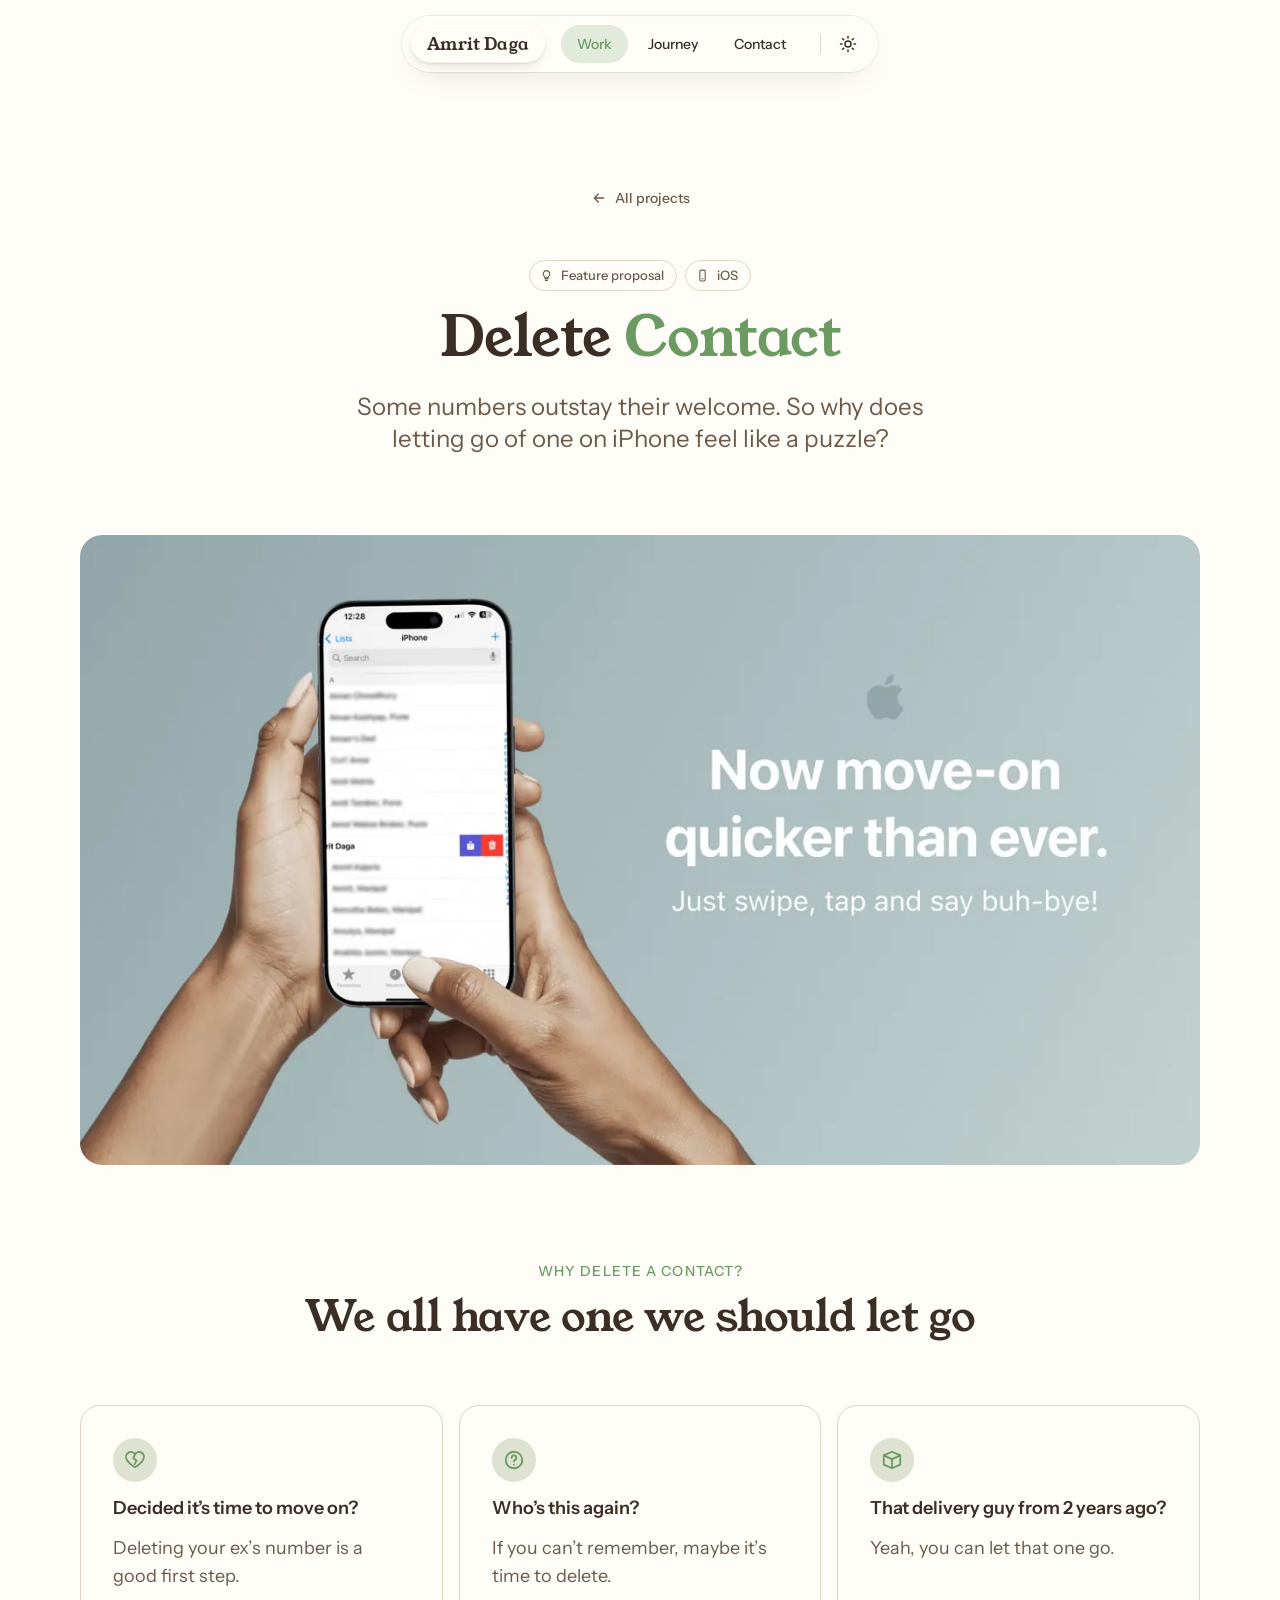
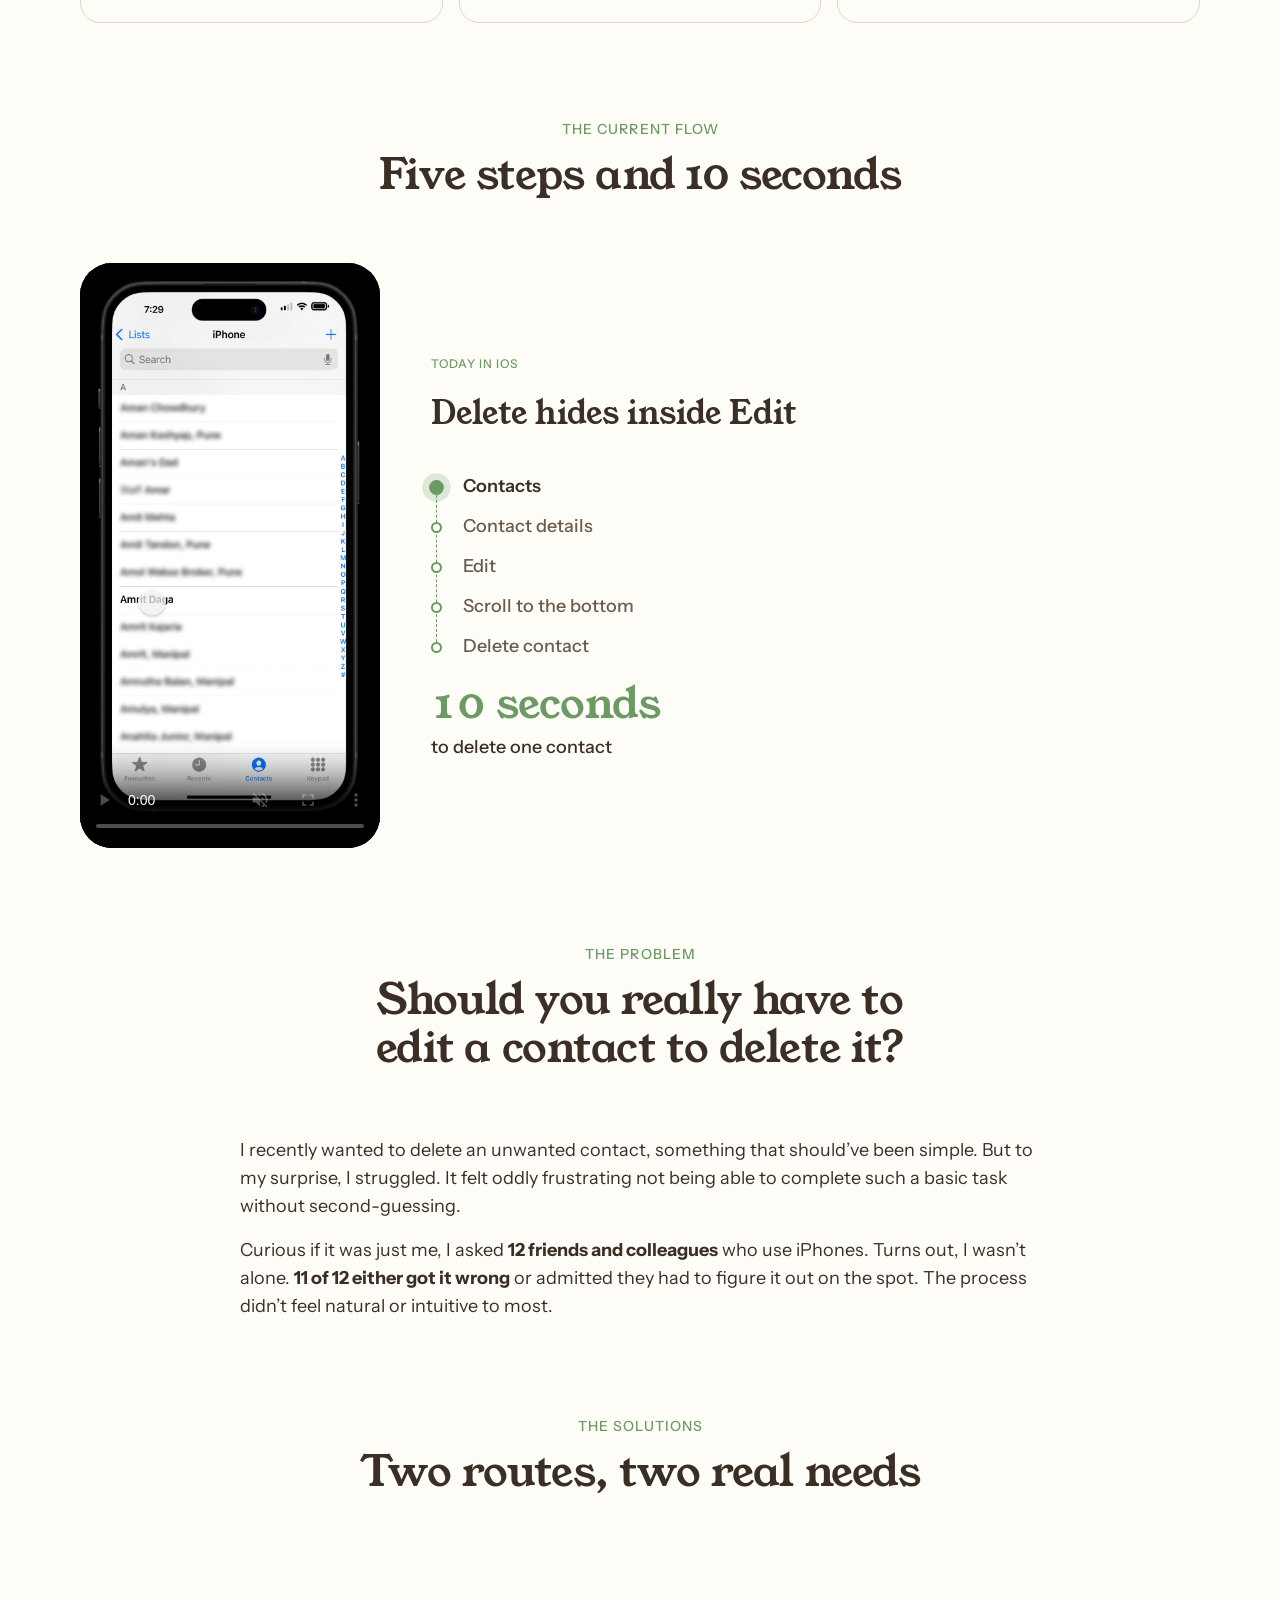
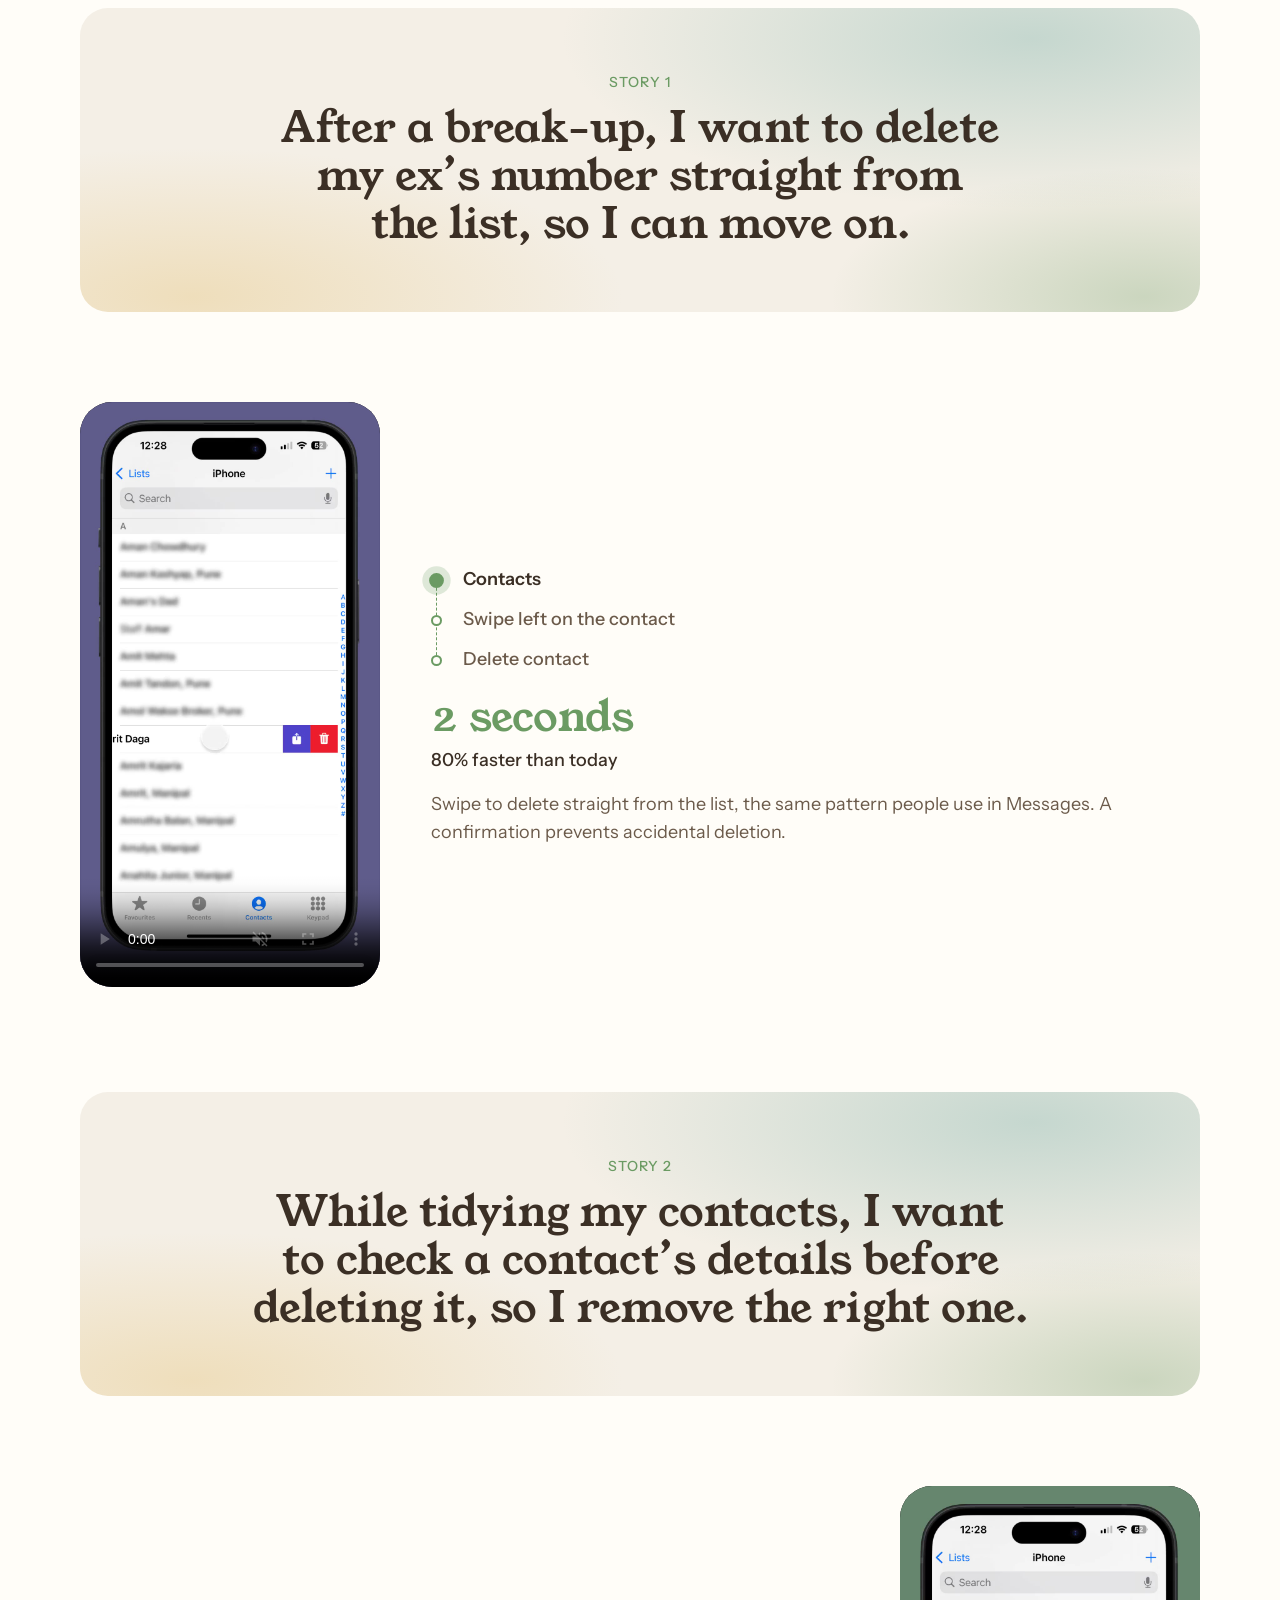
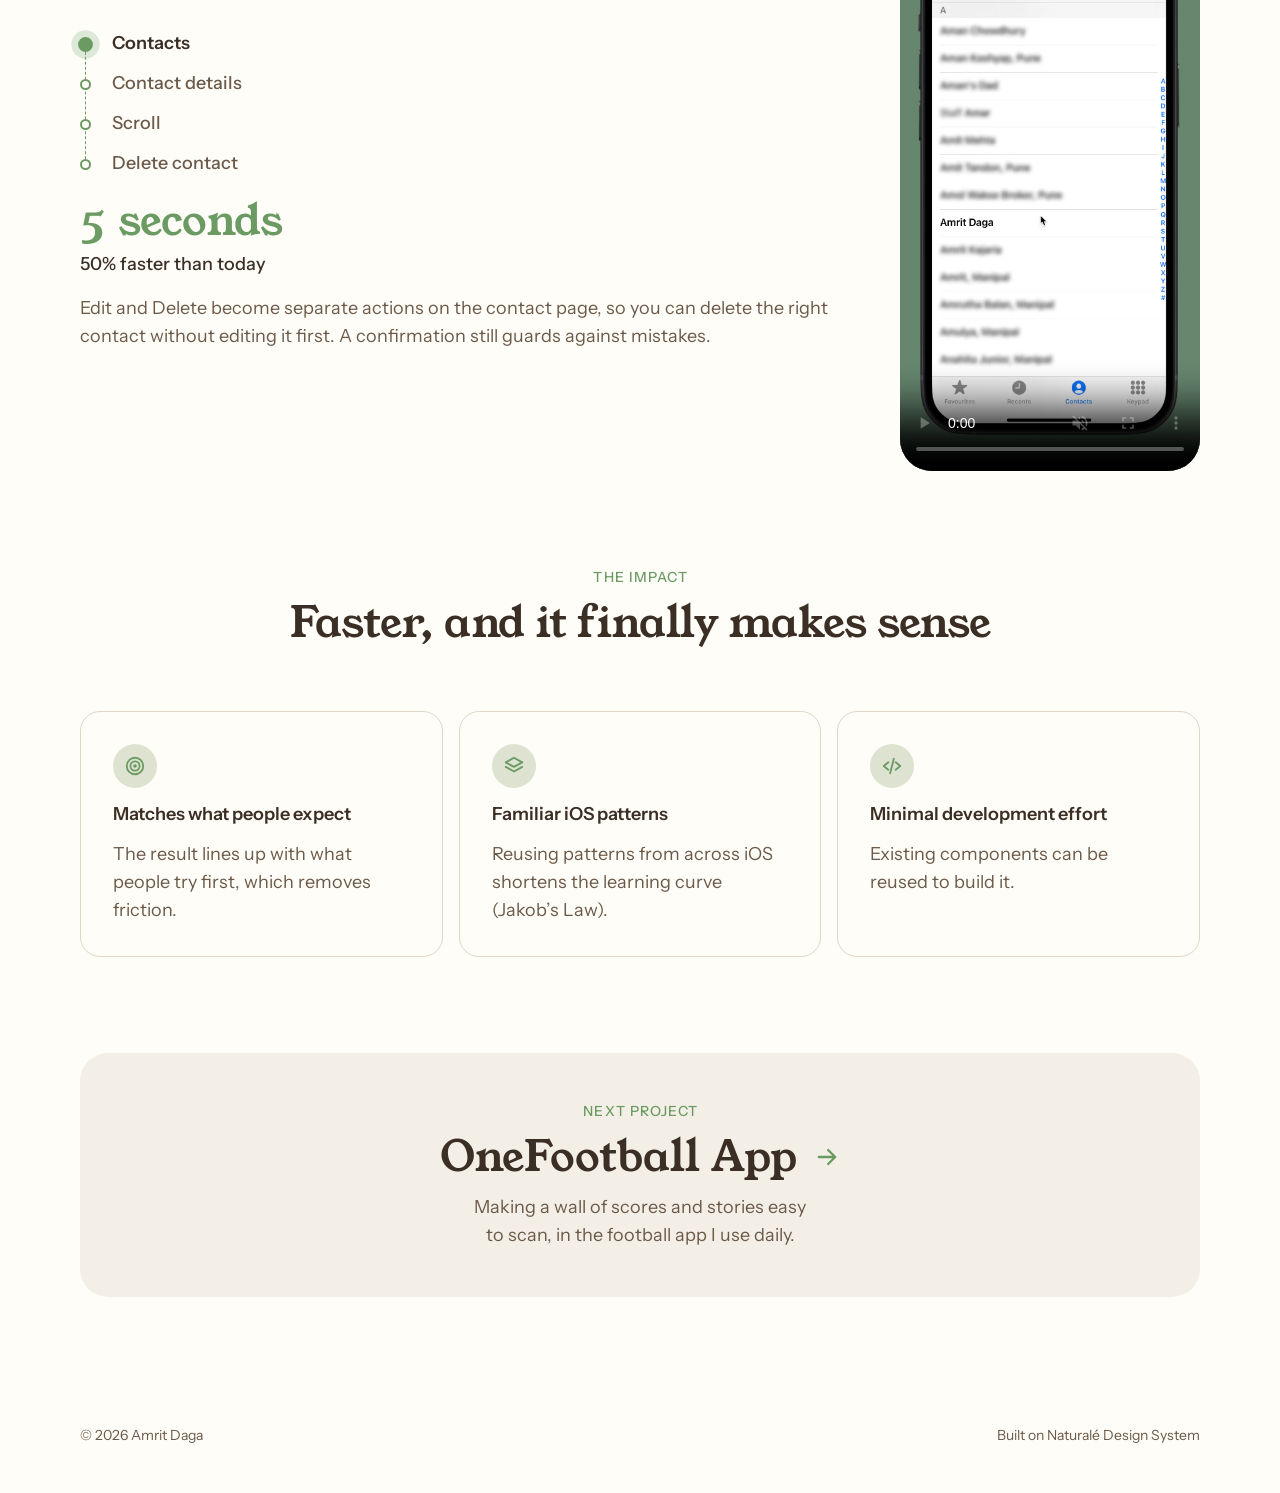
<file: work/delete-contact.html>
<!doctype html>
<html lang="en">
<head>
<meta charset="utf-8">
<meta name="viewport" content="width=device-width, initial-scale=1, viewport-fit=cover">
<meta name="claude:viewport-fit-sides" content="cover">
<title>Delete Contact · Amrit Daga</title>
<meta name="description" content="Feature proposal: two faster, more intuitive ways to delete a contact on iPhone.">
<link rel="icon" type="image/png" sizes="32x32" href="../favicon-32.png">
<link rel="icon" type="image/png" sizes="192x192" href="../icon-192.png">
<link rel="apple-touch-icon" href="../apple-touch-icon.png">
<meta name="theme-color" content="#FFFDF8">
<meta property="og:type" content="website">
<meta property="og:site_name" content="Amrit Daga">
<meta property="og:title" content="Delete Contact · Amrit Daga">
<meta property="og:description" content="Feature proposal: two faster, more intuitive ways to delete a contact on iPhone.">
<meta property="og:image" content="https://amritdaga.com/og-image.png?v=2">
<meta property="og:image:width" content="1200">
<meta property="og:image:height" content="630">
<meta property="og:image:alt" content="Amrit Daga: I care about systems, craft and the people behind the pixels.">
<meta name="twitter:card" content="summary_large_image">
<link rel="preconnect" href="https://fonts.googleapis.com">
<link rel="preconnect" href="https://fonts.gstatic.com" crossorigin>
<link rel="stylesheet" href="https://fonts.googleapis.com/css2?family=Young+Serif&family=Instrument+Sans:ital,wght@0,400..700;1,400..700&display=swap">
<link rel="stylesheet" href="../css/case.css?v=20261119102633">
<script>(function () { var t = null; try { t = sessionStorage.getItem('ad-theme'); localStorage.removeItem('ad-theme'); } catch (e) {} if (t !== 'light' && t !== 'dark') { var h = new Date().getHours(); t = h >= 6 && h < 18 ? 'light' : 'dark'; } document.documentElement.setAttribute('data-theme', t); })(); /* day or night follows the visitor's own clock unless they switch it this visit */</script>
</head>
<body>

<header class="top">
  <div class="wrap">
    <nav class="glass" aria-label="Main">
      <a class="mark" href="../index.html" aria-label="Amrit Daga, home"><span class="full">Amrit Daga</span><span class="mono" aria-hidden="true">AD</span></a>
      <a class="on" href="../index.html#projects" aria-current="true">Work</a>
      <a href="../index.html#journey">Journey</a>
      <a class="contact" href="../index.html#contact" aria-label="Contact"><span class="lbl">Contact</span><svg viewBox="0 0 24 24" fill="none" stroke="currentColor" stroke-width="2" stroke-linecap="round" stroke-linejoin="round" aria-hidden="true" class="nav-ico"><rect x="3" y="5" width="18" height="14" rx="2.5"/><path d="M4 7l8 6 8-6"/></svg></a>
      <div class="wxctl"><span class="nav-sep" aria-hidden="true"></span><div class="theme" id="theme"><span class="knob" aria-hidden="true"></span><button type="button" class="t-light" aria-checked="true" aria-label="Light mode"><svg class="sun" viewBox="0 0 24 24" fill="none" stroke="currentColor" stroke-width="2" stroke-linecap="round" aria-hidden="true"><circle cx="12" cy="12" r="4"/><path d="M12 2v2M12 20v2M4.9 4.9l1.4 1.4M17.7 17.7l1.4 1.4M2 12h2M20 12h2M4.9 19.1l1.4-1.4M17.7 6.3l1.4-1.4"/></svg></button><button type="button" class="t-dark" aria-checked="false" aria-label="Dark mode"><svg class="moon" viewBox="0 0 24 24" fill="none" stroke="currentColor" stroke-width="2" stroke-linecap="round" stroke-linejoin="round" aria-hidden="true"><path d="M20 14.5A8 8 0 1 1 9.5 4a6.5 6.5 0 0 0 10.5 10.5z"/></svg></button></div><span class="wx-ghost" id="wx-ghost" aria-hidden="true"></span></div>
    </nav>
  </div>
</header>
<script>/* arriving from the homepage: show its weather icon for a moment, then fold it away so the bar tightens smoothly */(function () { try { var nv = performance.getEntriesByType && performance.getEntriesByType('navigation')[0]; if (nv && nv.type === 'reload') return; var r = document.referrer && new URL(document.referrer); if (!r || r.origin !== location.origin || !/\/(index\.html)?$/.test(r.pathname)) return; var I = {"clear": "<path d=\"M2.5 18.5h19\"/><path d=\"M6 18.5a6 6 0 0 1 12 0\"/><path d=\"M12 6.5v2.2M5.3 9.8l1.5 1.5M18.7 9.8l-1.5 1.5\"/>", "rain": "<path d=\"M7 14.5h10a3.5 3.5 0 0 0 .4-7A5.3 5.3 0 0 0 6.6 7.2a3.6 3.6 0 0 0 .4 7.3z\"/><path d=\"M8.5 18l-1 2.5M12.5 18l-1 2.5M16.5 18l-1 2.5\"/>", "snow": "<path d=\"M12 3v18M4.2 7.5l15.6 9M4.2 16.5l15.6-9M9.5 4.5L12 6l2.5-1.5M9.5 19.5L12 18l2.5 1.5\"/>"}, k = sessionStorage.getItem('ad-sky-cur'), g = document.getElementById('wx-ghost'); if (!g) return; g.innerHTML = '<svg viewBox="0 0 24 24" aria-hidden="true">' + (I[k] || I.clear) + '</svg>'; g.classList.add('in'); requestAnimationFrame(function () { requestAnimationFrame(function () { setTimeout(function () { g.classList.remove('in'); }, 120); }); }); } catch (e) {} })();</script>

<main>
  <section class="hero">
    <div class="wrap">
      <a class="back" href="../index.html#projects"><svg viewBox="0 0 24 24" fill="none" stroke="currentColor" stroke-width="2" stroke-linecap="round" stroke-linejoin="round" aria-hidden="true"><path d="M19 12H5M11 6l-6 6 6 6"/></svg>All projects</a>
      <ul class="chips"><li class="chip "><svg viewBox="0 0 24 24" fill="none" stroke="currentColor" stroke-width="2" stroke-linecap="round" stroke-linejoin="round" aria-hidden="true"><path d="M9 18h6M10 21h4M12 3a6 6 0 0 0-4 10.5c.8.8 1 1.5 1 2.5h6c0-1 .2-1.7 1-2.5A6 6 0 0 0 12 3z"/></svg>Feature proposal</li><li class="chip "><svg viewBox="0 0 24 24" fill="none" stroke="currentColor" stroke-width="2" stroke-linecap="round" stroke-linejoin="round" aria-hidden="true"><rect x="7" y="2" width="10" height="20" rx="2.5"/><path d="M11 18h2"/></svg>iOS</li></ul>
      <h1>Delete <em>Contact</em></h1>
      <p class="lead">Some numbers outstay their welcome. So why does letting go of one on iPhone feel like a puzzle?</p>
      
    </div>
  </section>

  <div class="wrap cover">
    <img src="../img/dc-hero.jpg" srcset="../img/dc-hero-160.webp 160w, ../img/dc-hero-240.webp 240w, ../img/dc-hero-320.webp 320w, ../img/dc-hero-480.webp 480w, ../img/dc-hero-640.webp 640w, ../img/dc-hero-960.webp 960w, ../img/dc-hero-1280.webp 1280w, ../img/dc-hero-1600.webp 1600w, ../img/dc-hero-1920.webp 1920w" sizes="(max-width: 760px) 92vw, 1120px" width="1920" height="1080" alt="A hand holding an iPhone, swiping on a contact to reveal a delete action" fetchpriority="high">
  </div>

  <section class="sec">
    <div class="wrap"><div class="sec-head"><p class="eyebrow">Why delete a contact?</p><h2>We all have one we should let go</h2></div><ul class="tiles three"><li class="tile"><span class="ic"><svg viewBox="0 0 24 24" fill="none" stroke="currentColor" stroke-width="2" stroke-linecap="round" stroke-linejoin="round" aria-hidden="true"><path d="M12 20s-7-4.4-9.2-9A5 5 0 0 1 12 6a5 5 0 0 1 9.2 5c-2.2 4.6-9.2 9-9.2 9z"/><path d="M12 6l-1.8 4.2 3.4 2.4-1.9 3.9"/></svg></span><h3>Decided it’s time to move on?</h3><p>Deleting your ex’s number is a good first step.</p></li><li class="tile"><span class="ic"><svg viewBox="0 0 24 24" fill="none" stroke="currentColor" stroke-width="2" stroke-linecap="round" stroke-linejoin="round" aria-hidden="true"><circle cx="12" cy="12" r="9"/><path d="M9.5 9.5a2.5 2.5 0 1 1 3.5 2.3c-.7.3-1 .9-1 1.7M12 17h.01"/></svg></span><h3>Who’s this again?</h3><p>If you can’t remember, maybe it’s time to delete.</p></li><li class="tile"><span class="ic"><svg viewBox="0 0 24 24" fill="none" stroke="currentColor" stroke-width="2" stroke-linecap="round" stroke-linejoin="round" aria-hidden="true"><path d="M3 7l9-4 9 4-9 4z"/><path d="M3 7v10l9 4 9-4V7M12 11v10"/></svg></span><h3>That delivery guy from 2 years ago?</h3><p>Yeah, you can let that one go.</p></li></ul></div>
  </section>
  <section class="sec">
    <div class="wrap"><div class="sec-head"><p class="eyebrow">The current flow</p><h2>Five steps and 10 seconds</h2></div><div class="demo"><figure class="vid phone"><video src="../media/dc-current.mp4" poster="../media/dc-current.jpg" width="960" height="1872" muted loop playsinline controls preload="metadata" data-auto aria-label="Screen recording of the current iOS flow: open a contact, tap Edit, scroll to the bottom, tap Delete Contact"></video></figure><div class="txt"><p class="kicker">Today in iOS</p><h3>Delete hides inside Edit</h3><ol class="vsteps" data-for="dc-current"><li data-t="0"><span class="vs-dot" aria-hidden="true"></span><b>Contacts</b></li><li data-t="1.0"><span class="vs-dot" aria-hidden="true"></span><b>Contact details</b></li><li data-t="3.2"><span class="vs-dot" aria-hidden="true"></span><b>Edit</b></li><li data-t="5.2"><span class="vs-dot" aria-hidden="true"></span><b>Scroll to the bottom</b></li><li data-t="8.2"><span class="vs-dot" aria-hidden="true"></span><b>Delete contact</b></li></ol><p class="time"><b>10 seconds</b><span>to delete one contact</span></p></div></div></div>
  </section>
  <section class="band">
    <div class="wrap"><div class="sec-head"><p class="eyebrow">The problem</p><h2>Should you really have to edit a contact to delete it?</h2></div><div class="prose"><p>I recently wanted to delete an unwanted contact, something that should’ve been simple. But to my surprise, I struggled. It felt oddly frustrating not being able to complete such a basic task without second-guessing.</p><p>Curious if it was just me, I asked <b>12 friends and colleagues</b> who use iPhones. Turns out, I wasn’t alone. <b>11 of 12 either got it wrong</b> or admitted they had to figure it out on the spot. The process didn’t feel natural or intuitive to most.</p></div></div>
  </section>
  <section class="sec">
    <div class="wrap"><div class="sec-head"><p class="eyebrow">The solutions</p><h2>Two routes, two real needs</h2></div><div class="stack"><div class="story-head pull-box"><p class="eyebrow">Story 1</p><h3>After a break-up, I want to delete my ex’s number straight from the list, so I can move on.</h3></div><div class="demo"><figure class="vid phone"><video src="../media/dc-swipe.mp4" poster="../media/dc-swipe.jpg" width="960" height="1872" muted loop playsinline controls preload="metadata" data-auto aria-label="Proposed flow: swipe left on a contact in the list and tap delete"></video></figure><div class="txt"><ol class="vsteps" data-for="dc-swipe"><li data-t="0"><span class="vs-dot" aria-hidden="true"></span><b>Contacts</b></li><li data-t="0.7"><span class="vs-dot" aria-hidden="true"></span><b>Swipe left on the contact</b></li><li data-t="1.7"><span class="vs-dot" aria-hidden="true"></span><b>Delete contact</b></li></ol><p class="time"><b>2 seconds</b><span>80% faster than today</span></p><p>Swipe to delete straight from the list, the same pattern people use in Messages. A confirmation prevents accidental deletion.</p></div></div><div class="story-head pull-box"><p class="eyebrow">Story 2</p><h3>While tidying my contacts, I want to check a contact’s details before deleting it, so I remove the right one.</h3></div><div class="demo flip"><figure class="vid phone"><video src="../media/dc-details.mp4" poster="../media/dc-details.jpg" width="960" height="1872" muted loop playsinline controls preload="metadata" data-auto aria-label="Proposed flow: open a contact, scroll down and tap Delete Contact without entering Edit"></video></figure><div class="txt"><ol class="vsteps" data-for="dc-details"><li data-t="0"><span class="vs-dot" aria-hidden="true"></span><b>Contacts</b></li><li data-t="1.0"><span class="vs-dot" aria-hidden="true"></span><b>Contact details</b></li><li data-t="1.8"><span class="vs-dot" aria-hidden="true"></span><b>Scroll</b></li><li data-t="2.7"><span class="vs-dot" aria-hidden="true"></span><b>Delete contact</b></li></ol><p class="time"><b>5 seconds</b><span>50% faster than today</span></p><p>Edit and Delete become separate actions on the contact page, so you can delete the right contact without editing it first. A confirmation still guards against mistakes.</p></div></div></div></div>
  </section>
  <section class="sec">
    <div class="wrap"><div class="sec-head"><p class="eyebrow">The impact</p><h2>Faster, and it finally makes sense</h2></div><ul class="tiles three"><li class="tile"><span class="ic"><svg viewBox="0 0 24 24" fill="none" stroke="currentColor" stroke-width="2" stroke-linecap="round" stroke-linejoin="round" aria-hidden="true"><circle cx="12" cy="12" r="9"/><circle cx="12" cy="12" r="5"/><circle cx="12" cy="12" r="1"/></svg></span><h3>Matches what people expect</h3><p>The result lines up with what people try first, which removes friction.</p></li><li class="tile"><span class="ic"><svg viewBox="0 0 24 24" fill="none" stroke="currentColor" stroke-width="2" stroke-linecap="round" stroke-linejoin="round" aria-hidden="true"><path d="M12 3l9 5-9 5-9-5z"/><path d="M3 13l9 5 9-5"/></svg></span><h3>Familiar iOS patterns</h3><p>Reusing patterns from across iOS shortens the learning curve (Jakob’s Law).</p></li><li class="tile"><span class="ic"><svg viewBox="0 0 24 24" fill="none" stroke="currentColor" stroke-width="2" stroke-linecap="round" stroke-linejoin="round" aria-hidden="true"><path d="M8 8l-5 4 5 4M16 8l5 4-5 4M14 4l-4 16"/></svg></span><h3>Minimal development effort</h3><p>Existing components can be reused to build it.</p></li></ul></div>
  </section>

  <section class="sec">
    <div class="wrap">
      <a class="next" href="onefootball.html">
        <span class="eyebrow">Next project</span>
        <span class="t">OneFootball App<svg viewBox="0 0 24 24" fill="none" stroke="currentColor" stroke-width="2" stroke-linecap="round" stroke-linejoin="round" aria-hidden="true"><path d="M5 12h14M13 6l6 6-6 6"/></svg></span>
        <p>Making a wall of scores and stories easy to scan, in the football app I use daily.</p>
      </a>
    </div>
  </section>
</main>

<footer>
  <div class="wrap">
    <span class="meta">© 2026 Amrit Daga</span>
    <span class="meta">Built on Naturalé Design System</span>
  </div>
</footer>
<script src="../js/case.js?v=20261124180553"></script>
</body>
</html>
</file>
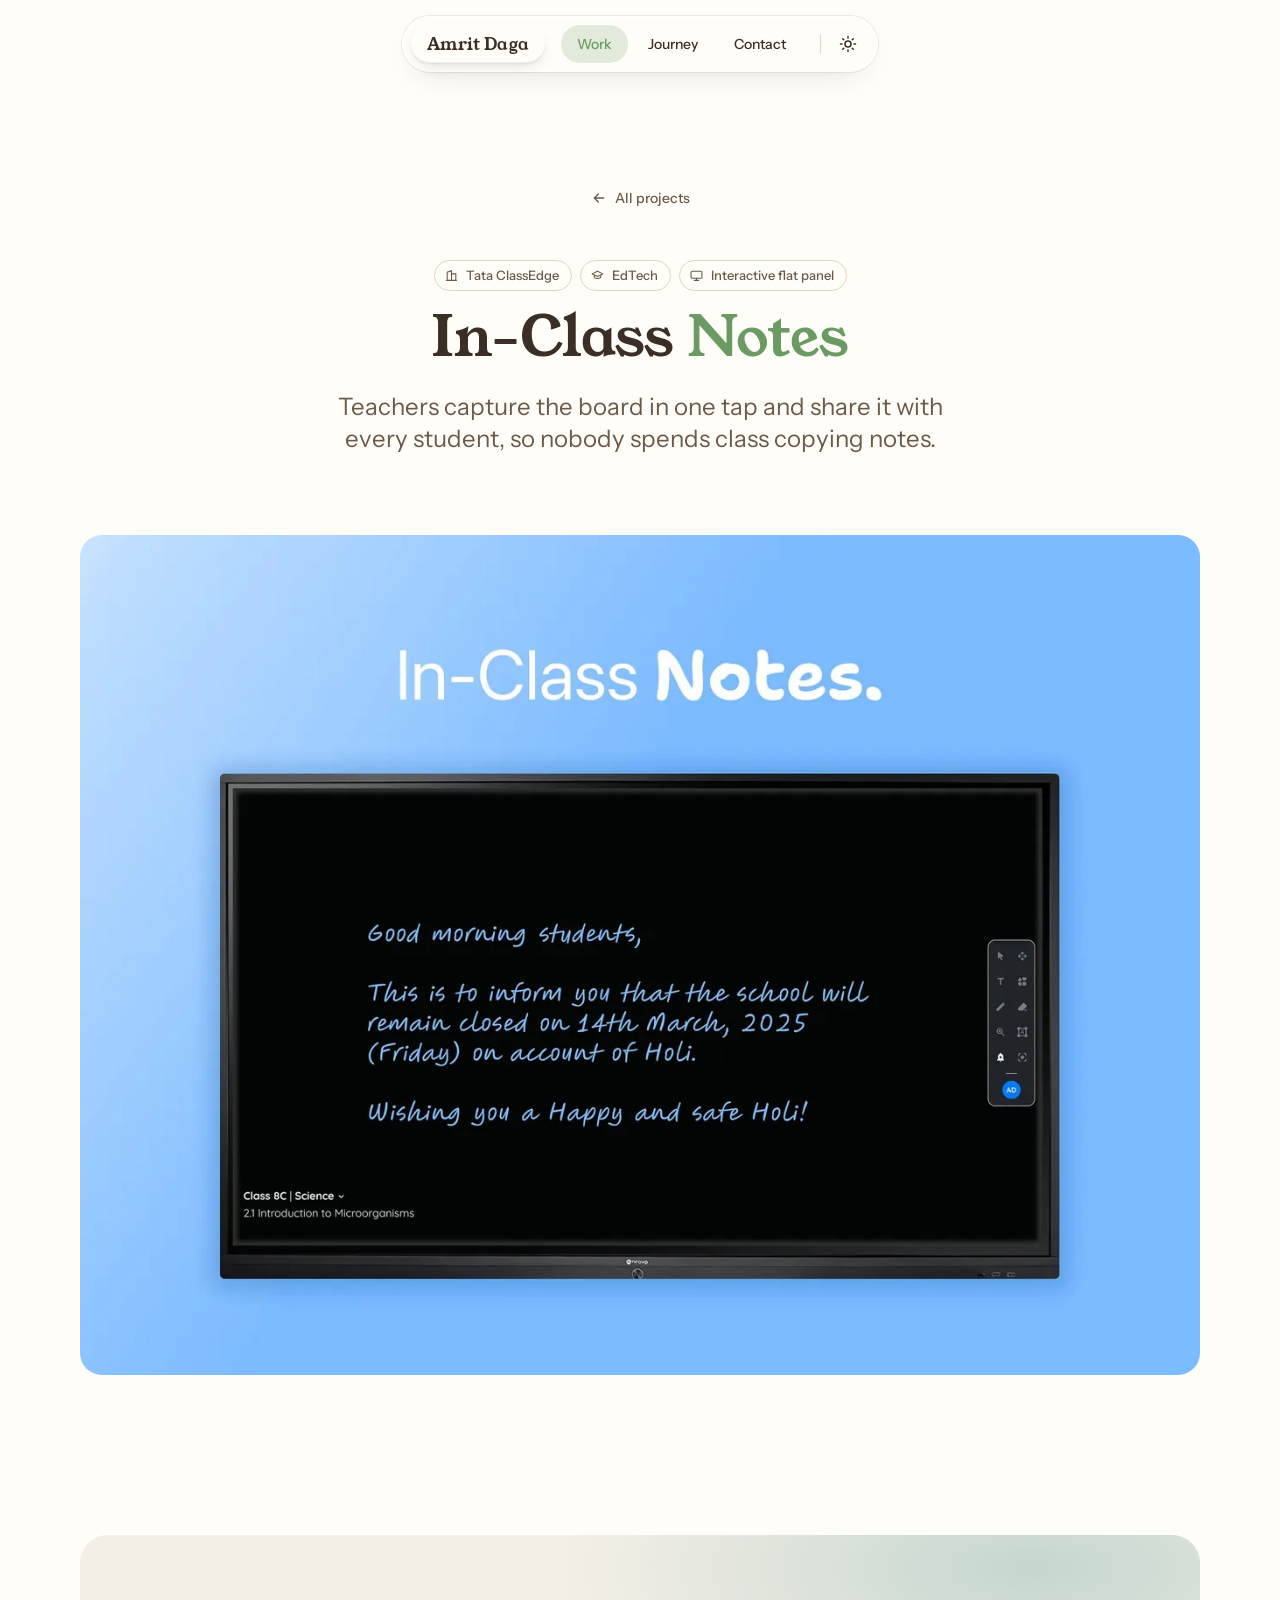
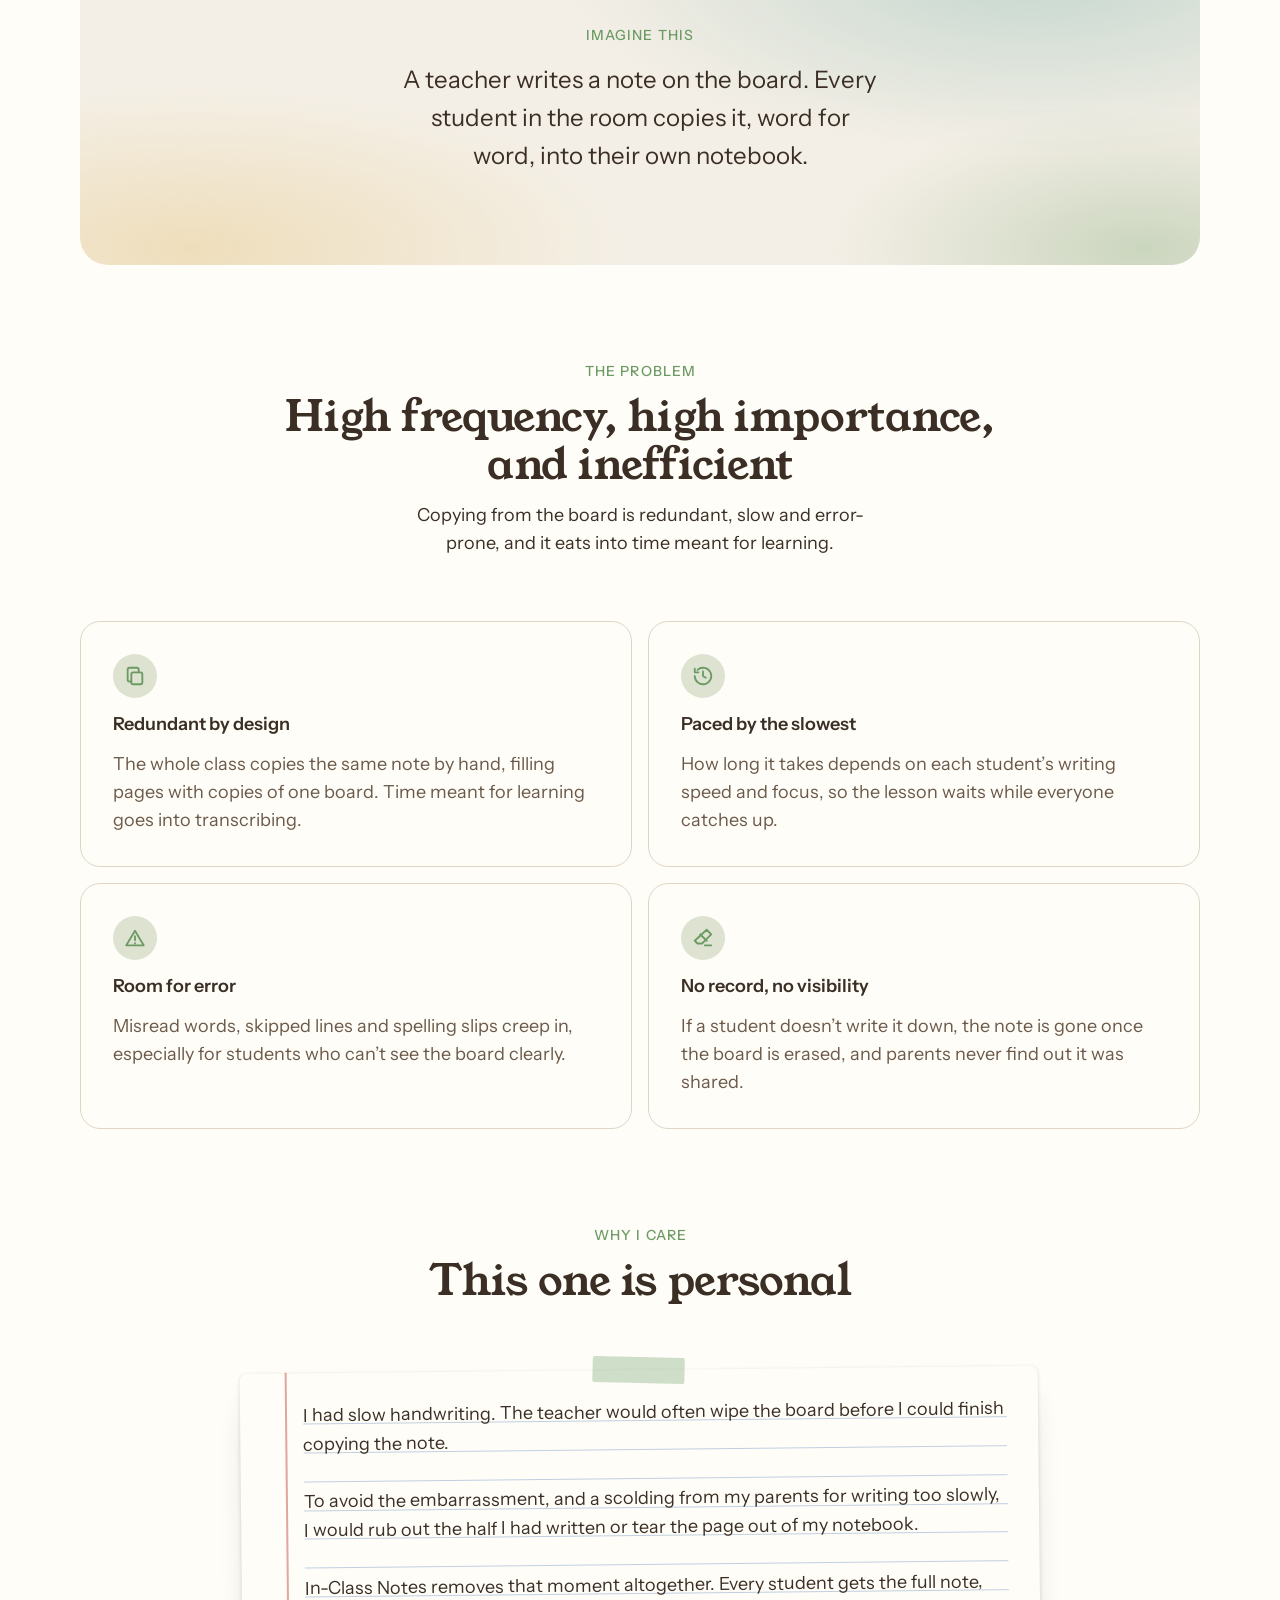
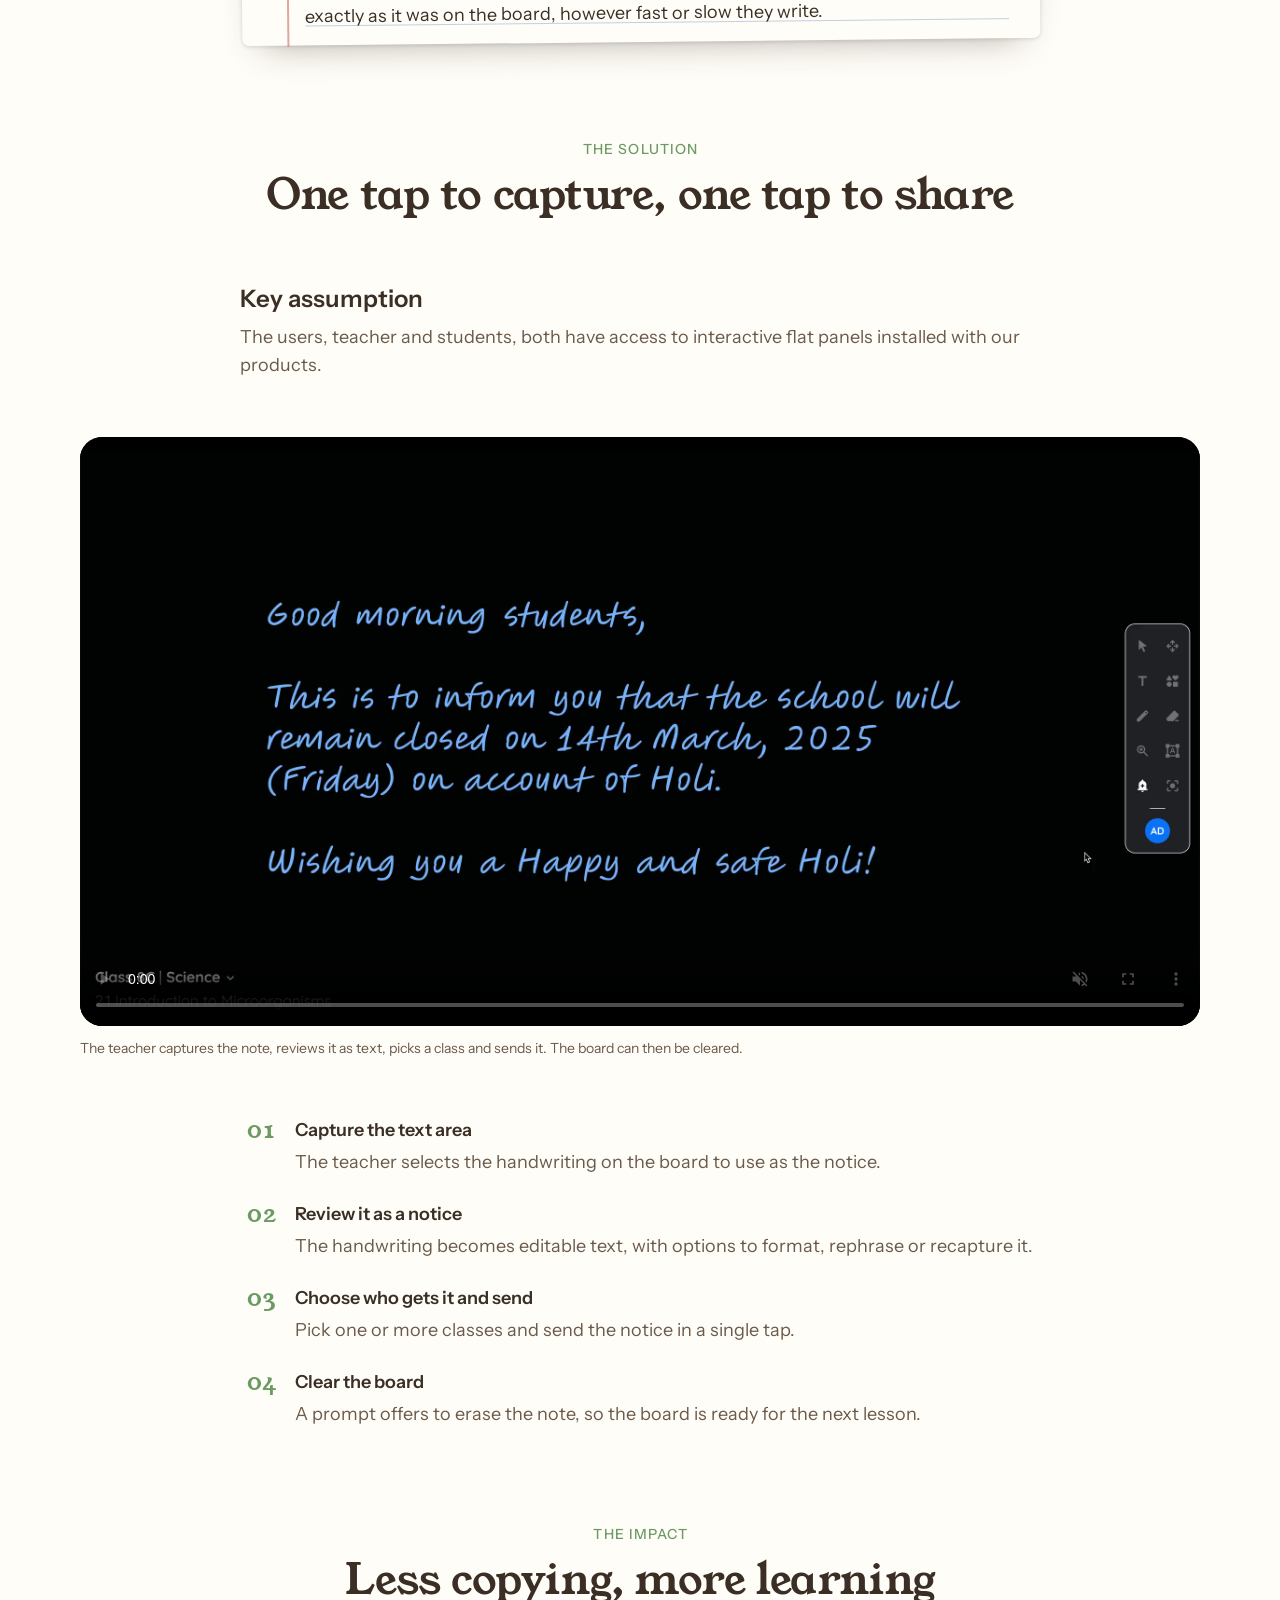
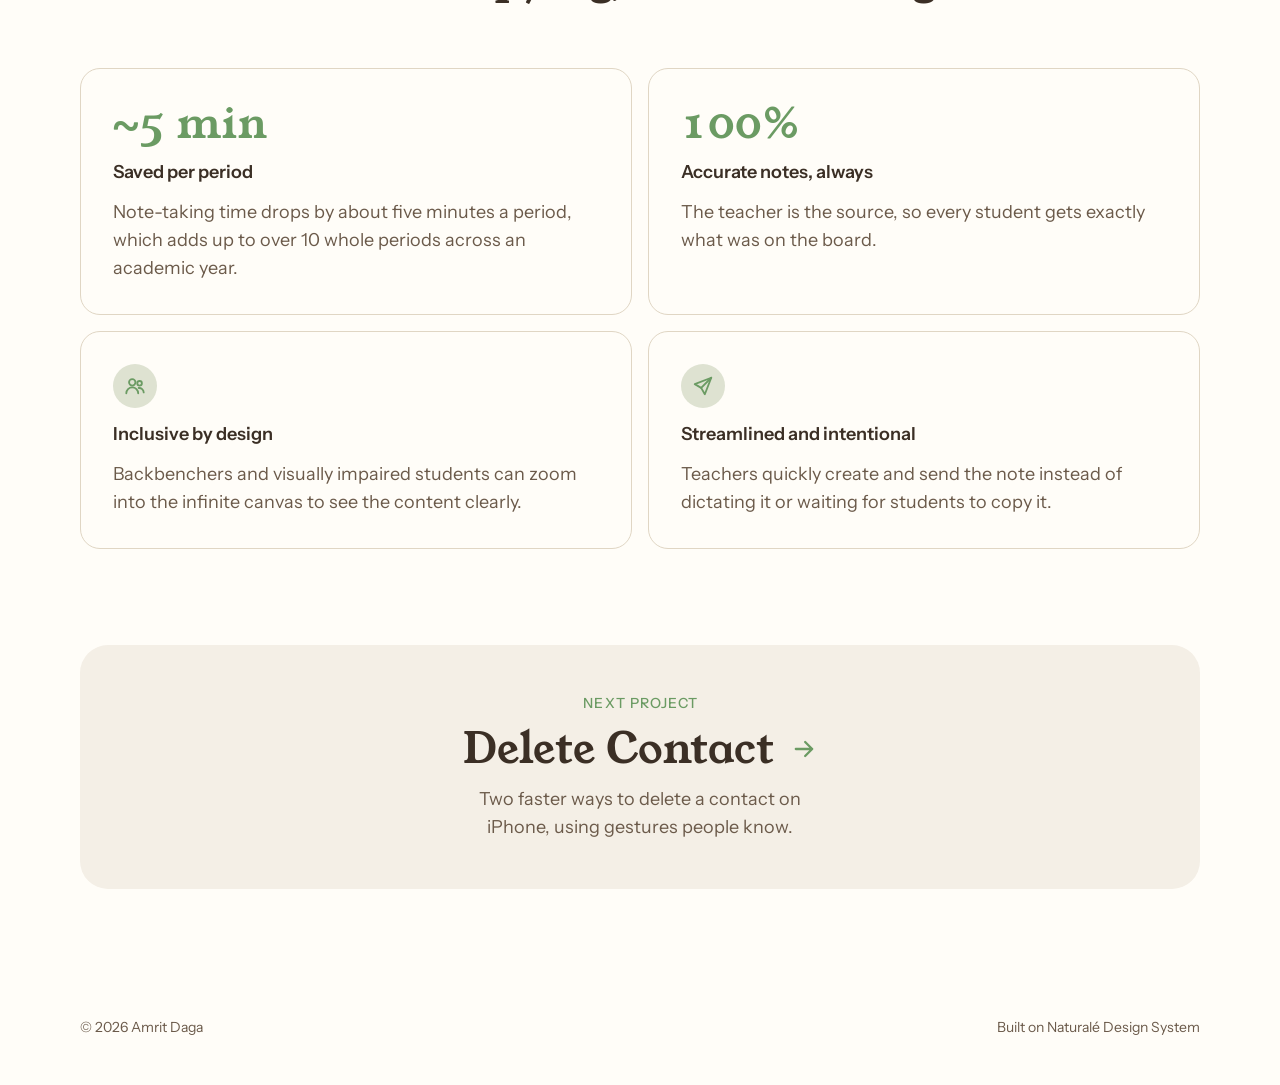
<file: work/in-class-notes.html>
<!doctype html>
<html lang="en">
<head>
<meta charset="utf-8">
<meta name="viewport" content="width=device-width, initial-scale=1, viewport-fit=cover">
<meta name="claude:viewport-fit-sides" content="cover">
<title>In-Class Notes · Amrit Daga</title>
<meta name="description" content="Case study: teachers capture the interactive flat panel board in one tap and share it with every student.">
<link rel="icon" type="image/png" sizes="32x32" href="../favicon-32.png">
<link rel="icon" type="image/png" sizes="192x192" href="../icon-192.png">
<link rel="apple-touch-icon" href="../apple-touch-icon.png">
<meta name="theme-color" content="#FFFDF8">
<meta property="og:type" content="website">
<meta property="og:site_name" content="Amrit Daga">
<meta property="og:title" content="In-Class Notes · Amrit Daga">
<meta property="og:description" content="Case study: teachers capture the interactive flat panel board in one tap and share it with every student.">
<meta property="og:image" content="https://amritdaga.com/og-image.png?v=2">
<meta property="og:image:width" content="1200">
<meta property="og:image:height" content="630">
<meta property="og:image:alt" content="Amrit Daga: I care about systems, craft and the people behind the pixels.">
<meta name="twitter:card" content="summary_large_image">
<link rel="preconnect" href="https://fonts.googleapis.com">
<link rel="preconnect" href="https://fonts.gstatic.com" crossorigin>
<link rel="stylesheet" href="https://fonts.googleapis.com/css2?family=Young+Serif&family=Instrument+Sans:ital,wght@0,400..700;1,400..700&display=swap">
<link rel="stylesheet" href="../css/case.css?v=20261119102633">
<script>(function () { var t = null; try { t = sessionStorage.getItem('ad-theme'); localStorage.removeItem('ad-theme'); } catch (e) {} if (t !== 'light' && t !== 'dark') { var h = new Date().getHours(); t = h >= 6 && h < 18 ? 'light' : 'dark'; } document.documentElement.setAttribute('data-theme', t); })(); /* day or night follows the visitor's own clock unless they switch it this visit */</script>
</head>
<body>

<header class="top">
  <div class="wrap">
    <nav class="glass" aria-label="Main">
      <a class="mark" href="../index.html" aria-label="Amrit Daga, home"><span class="full">Amrit Daga</span><span class="mono" aria-hidden="true">AD</span></a>
      <a class="on" href="../index.html#projects" aria-current="true">Work</a>
      <a href="../index.html#journey">Journey</a>
      <a class="contact" href="../index.html#contact" aria-label="Contact"><span class="lbl">Contact</span><svg viewBox="0 0 24 24" fill="none" stroke="currentColor" stroke-width="2" stroke-linecap="round" stroke-linejoin="round" aria-hidden="true" class="nav-ico"><rect x="3" y="5" width="18" height="14" rx="2.5"/><path d="M4 7l8 6 8-6"/></svg></a>
      <div class="wxctl"><span class="nav-sep" aria-hidden="true"></span><div class="theme" id="theme"><span class="knob" aria-hidden="true"></span><button type="button" class="t-light" aria-checked="true" aria-label="Light mode"><svg class="sun" viewBox="0 0 24 24" fill="none" stroke="currentColor" stroke-width="2" stroke-linecap="round" aria-hidden="true"><circle cx="12" cy="12" r="4"/><path d="M12 2v2M12 20v2M4.9 4.9l1.4 1.4M17.7 17.7l1.4 1.4M2 12h2M20 12h2M4.9 19.1l1.4-1.4M17.7 6.3l1.4-1.4"/></svg></button><button type="button" class="t-dark" aria-checked="false" aria-label="Dark mode"><svg class="moon" viewBox="0 0 24 24" fill="none" stroke="currentColor" stroke-width="2" stroke-linecap="round" stroke-linejoin="round" aria-hidden="true"><path d="M20 14.5A8 8 0 1 1 9.5 4a6.5 6.5 0 0 0 10.5 10.5z"/></svg></button></div><span class="wx-ghost" id="wx-ghost" aria-hidden="true"></span></div>
    </nav>
  </div>
</header>
<script>/* arriving from the homepage: show its weather icon for a moment, then fold it away so the bar tightens smoothly */(function () { try { var nv = performance.getEntriesByType && performance.getEntriesByType('navigation')[0]; if (nv && nv.type === 'reload') return; var r = document.referrer && new URL(document.referrer); if (!r || r.origin !== location.origin || !/\/(index\.html)?$/.test(r.pathname)) return; var I = {"clear": "<path d=\"M2.5 18.5h19\"/><path d=\"M6 18.5a6 6 0 0 1 12 0\"/><path d=\"M12 6.5v2.2M5.3 9.8l1.5 1.5M18.7 9.8l-1.5 1.5\"/>", "rain": "<path d=\"M7 14.5h10a3.5 3.5 0 0 0 .4-7A5.3 5.3 0 0 0 6.6 7.2a3.6 3.6 0 0 0 .4 7.3z\"/><path d=\"M8.5 18l-1 2.5M12.5 18l-1 2.5M16.5 18l-1 2.5\"/>", "snow": "<path d=\"M12 3v18M4.2 7.5l15.6 9M4.2 16.5l15.6-9M9.5 4.5L12 6l2.5-1.5M9.5 19.5L12 18l2.5 1.5\"/>"}, k = sessionStorage.getItem('ad-sky-cur'), g = document.getElementById('wx-ghost'); if (!g) return; g.innerHTML = '<svg viewBox="0 0 24 24" aria-hidden="true">' + (I[k] || I.clear) + '</svg>'; g.classList.add('in'); requestAnimationFrame(function () { requestAnimationFrame(function () { setTimeout(function () { g.classList.remove('in'); }, 120); }); }); } catch (e) {} })();</script>

<main>
  <section class="hero">
    <div class="wrap">
      <a class="back" href="../index.html#projects"><svg viewBox="0 0 24 24" fill="none" stroke="currentColor" stroke-width="2" stroke-linecap="round" stroke-linejoin="round" aria-hidden="true"><path d="M19 12H5M11 6l-6 6 6 6"/></svg>All projects</a>
      <ul class="chips"><li class="chip "><svg viewBox="0 0 24 24" fill="none" stroke="currentColor" stroke-width="2" stroke-linecap="round" stroke-linejoin="round" aria-hidden="true"><path d="M4 21V6l8-3v18M12 9h8v12M3 21h18"/></svg>Tata ClassEdge</li><li class="chip "><svg viewBox="0 0 24 24" fill="none" stroke="currentColor" stroke-width="2" stroke-linecap="round" stroke-linejoin="round" aria-hidden="true"><path d="M2 9l10-5 10 5-10 5z"/><path d="M6 11v5c3 2 9 2 12 0v-5"/></svg>EdTech</li><li class="chip "><svg viewBox="0 0 24 24" fill="none" stroke="currentColor" stroke-width="2" stroke-linecap="round" stroke-linejoin="round" aria-hidden="true"><rect x="2" y="4" width="20" height="13" rx="2"/><path d="M8 21h8M12 17v4"/></svg>Interactive flat panel</li></ul>
      <h1>In-Class <em>Notes</em></h1>
      <p class="lead">Teachers capture the board in one tap and share it with every student, so nobody spends class copying notes.</p>
      
    </div>
  </section>

  <div class="wrap cover">
    <img src="../img/icn-hero.jpg" srcset="../img/icn-hero-160.webp 160w, ../img/icn-hero-240.webp 240w, ../img/icn-hero-320.webp 320w, ../img/icn-hero-480.webp 480w, ../img/icn-hero-640.webp 640w, ../img/icn-hero-960.webp 960w, ../img/icn-hero-1280.webp 1280w, ../img/icn-hero-1600.webp 1600w, ../img/icn-hero-1920.webp 1920w" sizes="(max-width: 760px) 92vw, 1120px" width="1920" height="1440" alt="A classroom interactive flat panel showing a handwritten note to students" fetchpriority="high">
  </div>

  <section class="sec">
    <div class="wrap"><div class="pull-box"><p class="eyebrow">Imagine this</p><p class="scene">A teacher writes a note on the board. Every student in the room copies it, word for word, into their own notebook.</p></div></div>
  </section>
  <section class="band">
    <div class="wrap"><div class="sec-head"><p class="eyebrow">The problem</p><h2>High frequency, high importance, and inefficient</h2><p class="muted">Copying from the board is redundant, slow and error-prone, and it eats into time meant for learning.</p></div><ul class="tiles"><li class="tile"><span class="ic"><svg viewBox="0 0 24 24" fill="none" stroke="currentColor" stroke-width="2" stroke-linecap="round" stroke-linejoin="round" aria-hidden="true"><rect x="8" y="8" width="12" height="13" rx="2"/><path d="M16 8V5a2 2 0 0 0-2-2H6a2 2 0 0 0-2 2v11a2 2 0 0 0 2 2h2"/></svg></span><h3>Redundant by design</h3><p>The whole class copies the same note by hand, filling pages with copies of one board. Time meant for learning goes into transcribing.</p></li><li class="tile"><span class="ic"><svg viewBox="0 0 24 24" fill="none" stroke="currentColor" stroke-width="2" stroke-linecap="round" stroke-linejoin="round" aria-hidden="true"><path d="M3 12a9 9 0 1 0 3-6.7"/><path d="M3 4v4h4M12 7v5l3 2"/></svg></span><h3>Paced by the slowest</h3><p>How long it takes depends on each student’s writing speed and focus, so the lesson waits while everyone catches up.</p></li><li class="tile"><span class="ic"><svg viewBox="0 0 24 24" fill="none" stroke="currentColor" stroke-width="2" stroke-linecap="round" stroke-linejoin="round" aria-hidden="true"><path d="M12 4 2.5 20h19z"/><path d="M12 10v4.5M12 17.5v.5"/></svg></span><h3>Room for error</h3><p>Misread words, skipped lines and spelling slips creep in, especially for students who can’t see the board clearly.</p></li><li class="tile"><span class="ic"><svg viewBox="0 0 24 24" fill="none" stroke="currentColor" stroke-width="2" stroke-linecap="round" stroke-linejoin="round" aria-hidden="true"><path d="M16 3l5 5-10 10H6l-3-3z"/><path d="M14 20h7M9 8l7 7"/></svg></span><h3>No record, no visibility</h3><p>If a student doesn’t write it down, the note is gone once the board is erased, and parents never find out it was shared.</p></li></ul></div>
  </section>
  <section class="sec">
    <div class="wrap"><div class="sec-head"><p class="eyebrow">Why I care</p><h2>This one is personal</h2></div><div class="prose note-card"><p>I had slow handwriting. The teacher would often wipe the board before I could finish copying the note.</p><p>To avoid the embarrassment, and a scolding from my parents for writing too slowly, I would rub out the half I had written or tear the page out of my notebook.</p><p>In-Class Notes removes that moment altogether. Every student gets the full note, exactly as it was on the board, however fast or slow they write.</p></div></div>
  </section>
  <section class="sec">
    <div class="wrap"><div class="sec-head"><p class="eyebrow">The solution</p><h2>One tap to capture, one tap to share</h2></div><div class="stack"><div class="sub"><h3>Key assumption</h3><p>The users, teacher and students, both have access to interactive flat panels installed with our products.</p></div><figure class="vid wide"><video src="../media/icn-solution.mp4" poster="../media/icn-solution.jpg" width="2400" height="1264" muted loop playsinline controls preload="metadata" data-auto aria-label="Walkthrough: a teacher captures a handwritten board note, turns it into a notice and sends it to Class 8C"></video><figcaption>The teacher captures the note, reviews it as text, picks a class and sends it. The board can then be cleared.</figcaption></figure><ol class="steps"><li><b>Capture the text area</b><p>The teacher selects the handwriting on the board to use as the notice.</p></li><li><b>Review it as a notice</b><p>The handwriting becomes editable text, with options to format, rephrase or recapture it.</p></li><li><b>Choose who gets it and send</b><p>Pick one or more classes and send the notice in a single tap.</p></li><li><b>Clear the board</b><p>A prompt offers to erase the note, so the board is ready for the next lesson.</p></li></ol></div></div>
  </section>
  <section class="sec">
    <div class="wrap"><div class="sec-head"><p class="eyebrow">The impact</p><h2>Less copying, more learning</h2></div><ul class="tiles"><li class="tile"><span class="big">~5 min</span><h3>Saved per period</h3><p>Note-taking time drops by about five minutes a period, which adds up to over 10 whole periods across an academic year.</p></li><li class="tile"><span class="big">100%</span><h3>Accurate notes, always</h3><p>The teacher is the source, so every student gets exactly what was on the board.</p></li><li class="tile"><span class="ic"><svg viewBox="0 0 24 24" fill="none" stroke="currentColor" stroke-width="2" stroke-linecap="round" stroke-linejoin="round" aria-hidden="true"><circle cx="9" cy="8" r="3.5"/><path d="M2.5 20a6.5 6.5 0 0 1 13 0"/><circle cx="17" cy="9" r="2.5"/><path d="M16 14.2A5 5 0 0 1 21.5 19"/></svg></span><h3>Inclusive by design</h3><p>Backbenchers and visually impaired students can zoom into the infinite canvas to see the content clearly.</p></li><li class="tile"><span class="ic"><svg viewBox="0 0 24 24" fill="none" stroke="currentColor" stroke-width="2" stroke-linecap="round" stroke-linejoin="round" aria-hidden="true"><path d="M21 3L10 14"/><path d="M21 3l-7 18-4-7-7-4z"/></svg></span><h3>Streamlined and intentional</h3><p>Teachers quickly create and send the note instead of dictating it or waiting for students to copy it.</p></li></ul></div>
  </section>

  <section class="sec">
    <div class="wrap">
      <a class="next" href="delete-contact.html">
        <span class="eyebrow">Next project</span>
        <span class="t">Delete Contact<svg viewBox="0 0 24 24" fill="none" stroke="currentColor" stroke-width="2" stroke-linecap="round" stroke-linejoin="round" aria-hidden="true"><path d="M5 12h14M13 6l6 6-6 6"/></svg></span>
        <p>Two faster ways to delete a contact on iPhone, using gestures people know.</p>
      </a>
    </div>
  </section>
</main>

<footer>
  <div class="wrap">
    <span class="meta">© 2026 Amrit Daga</span>
    <span class="meta">Built on Naturalé Design System</span>
  </div>
</footer>
<script src="../js/case.js?v=20261124180553"></script>
</body>
</html>
</file>
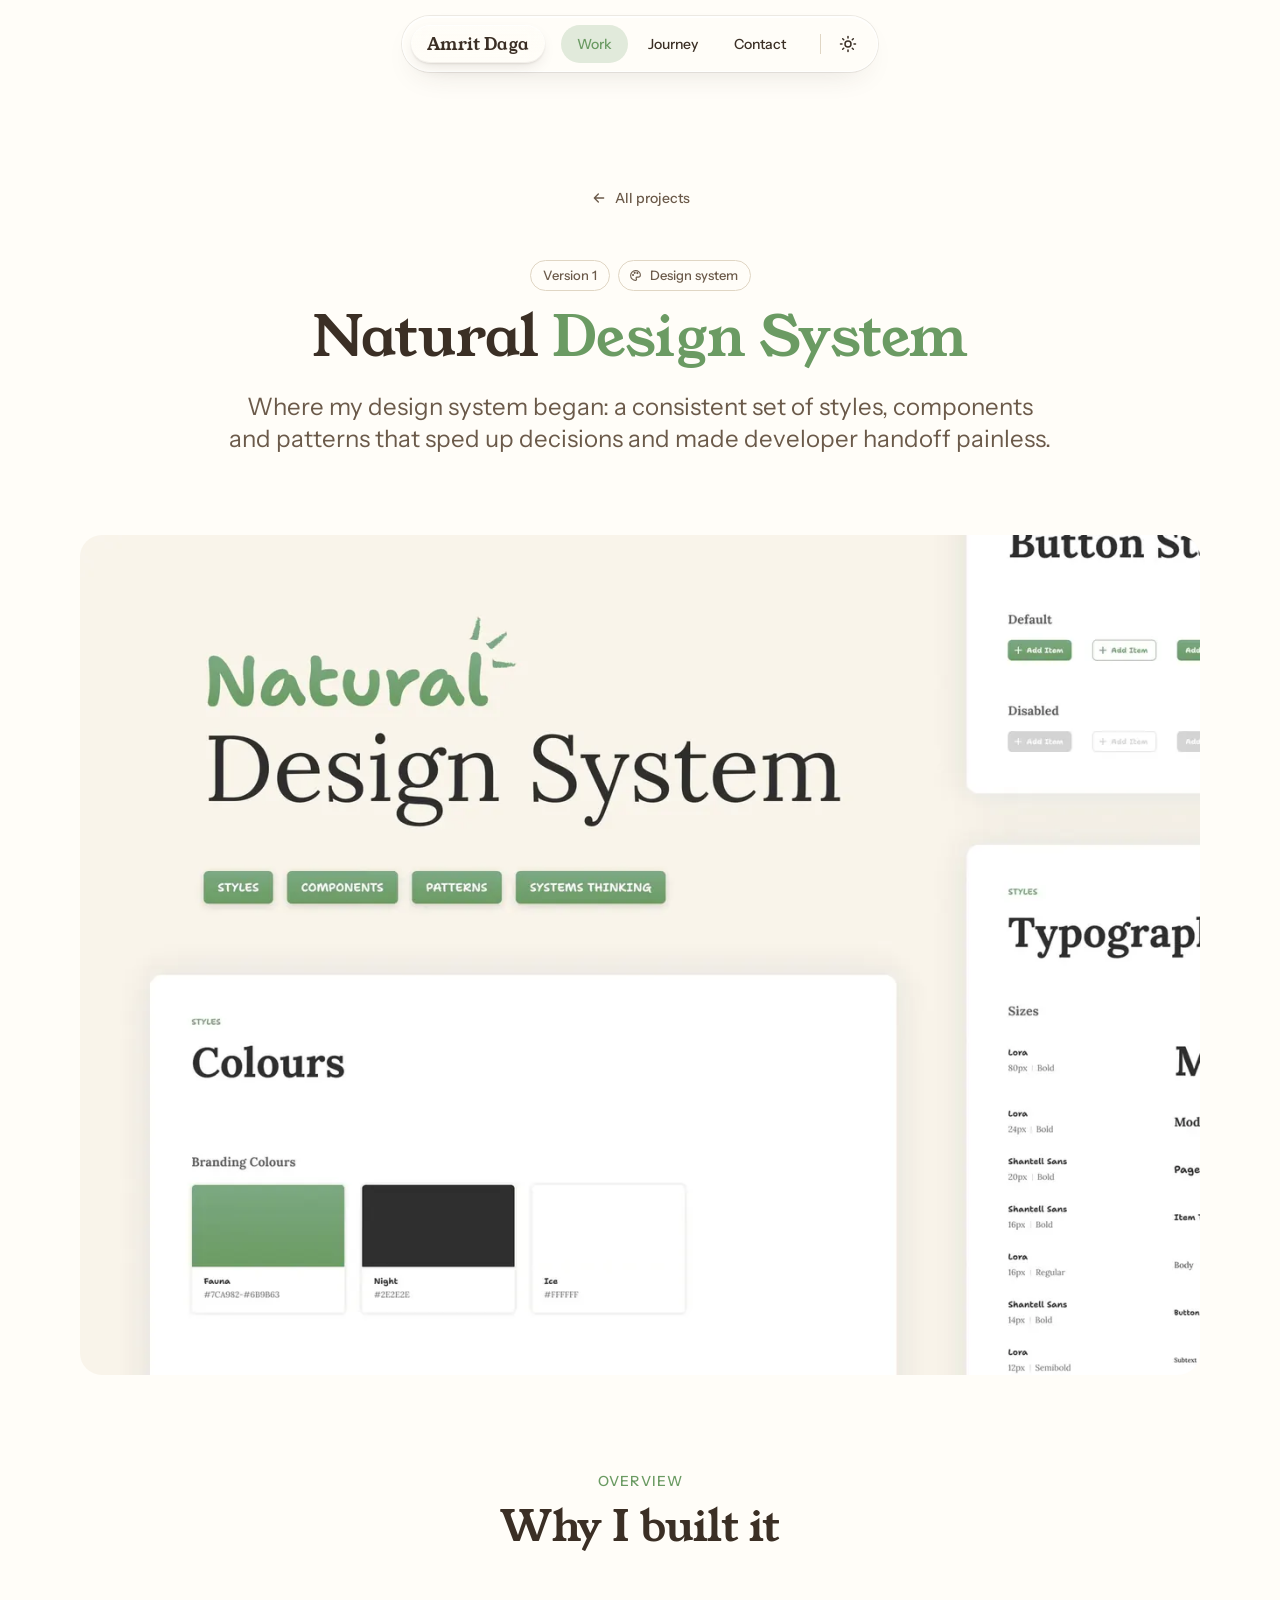
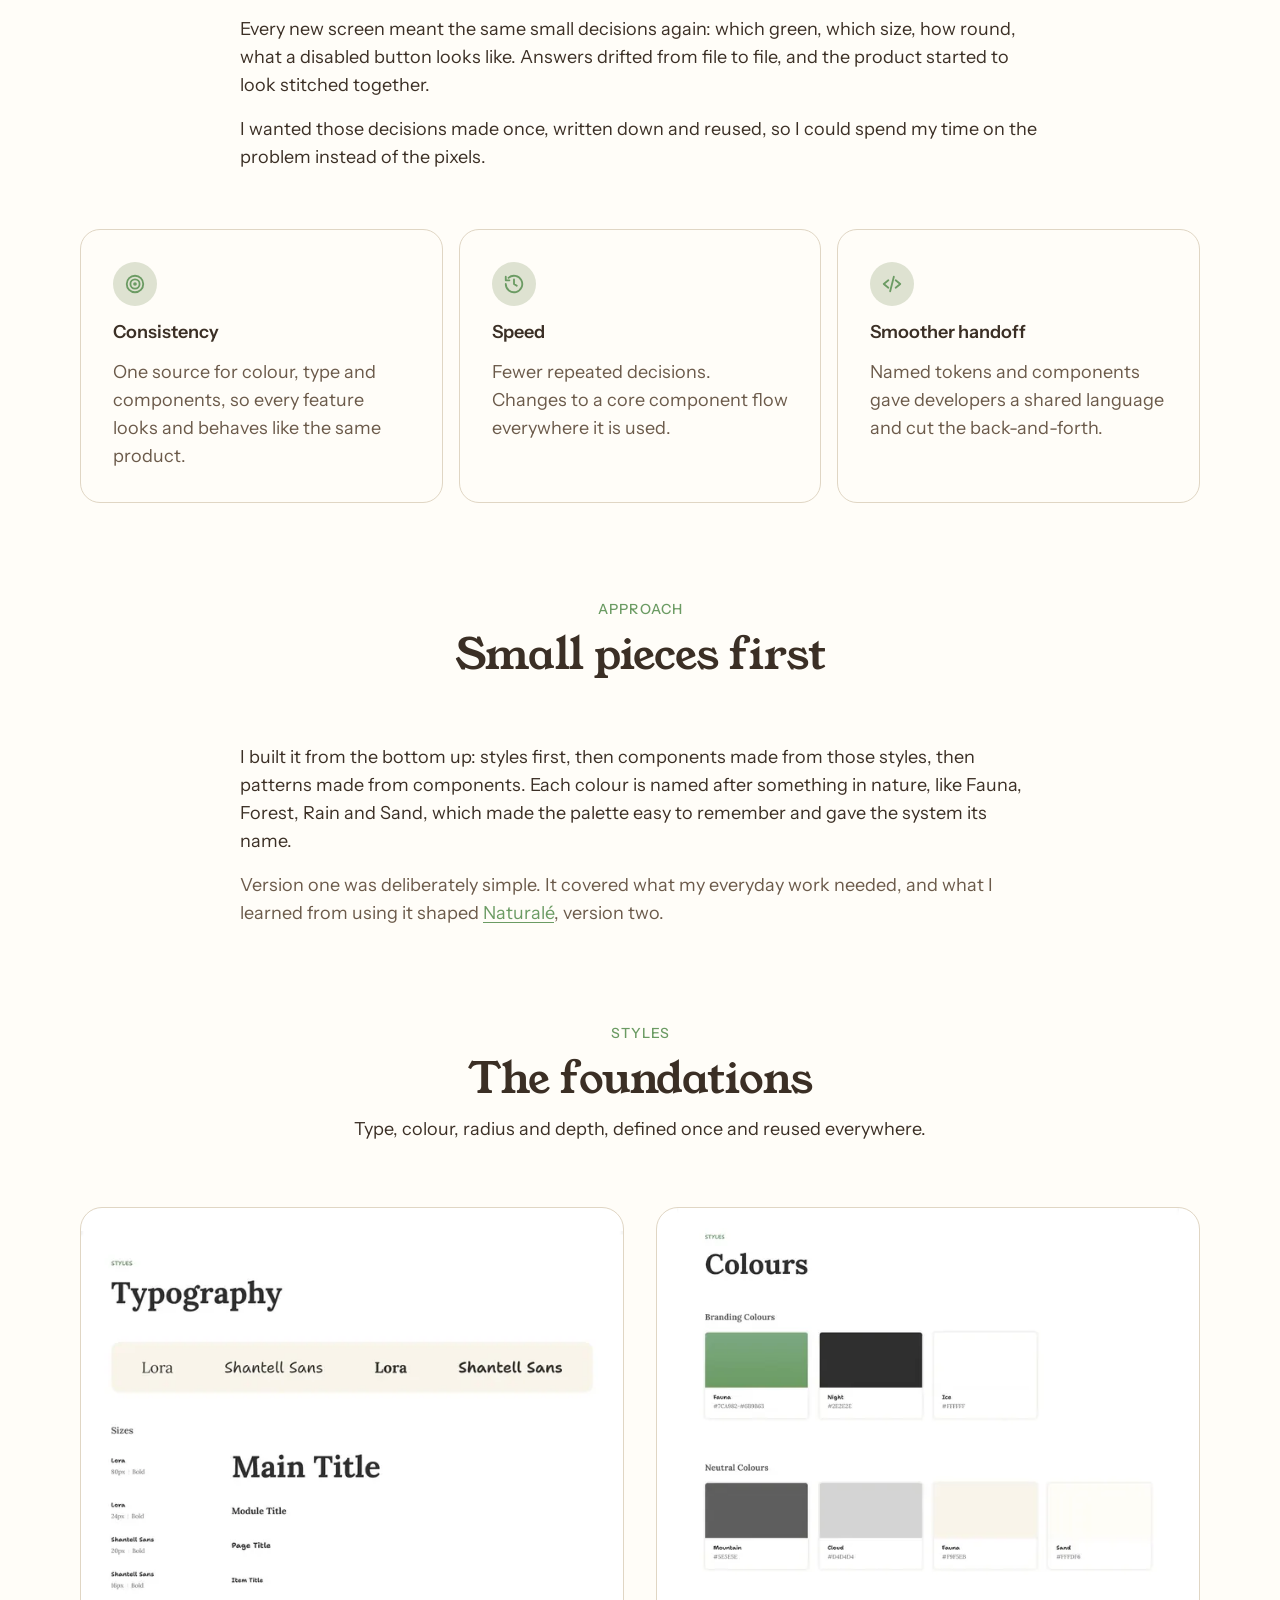
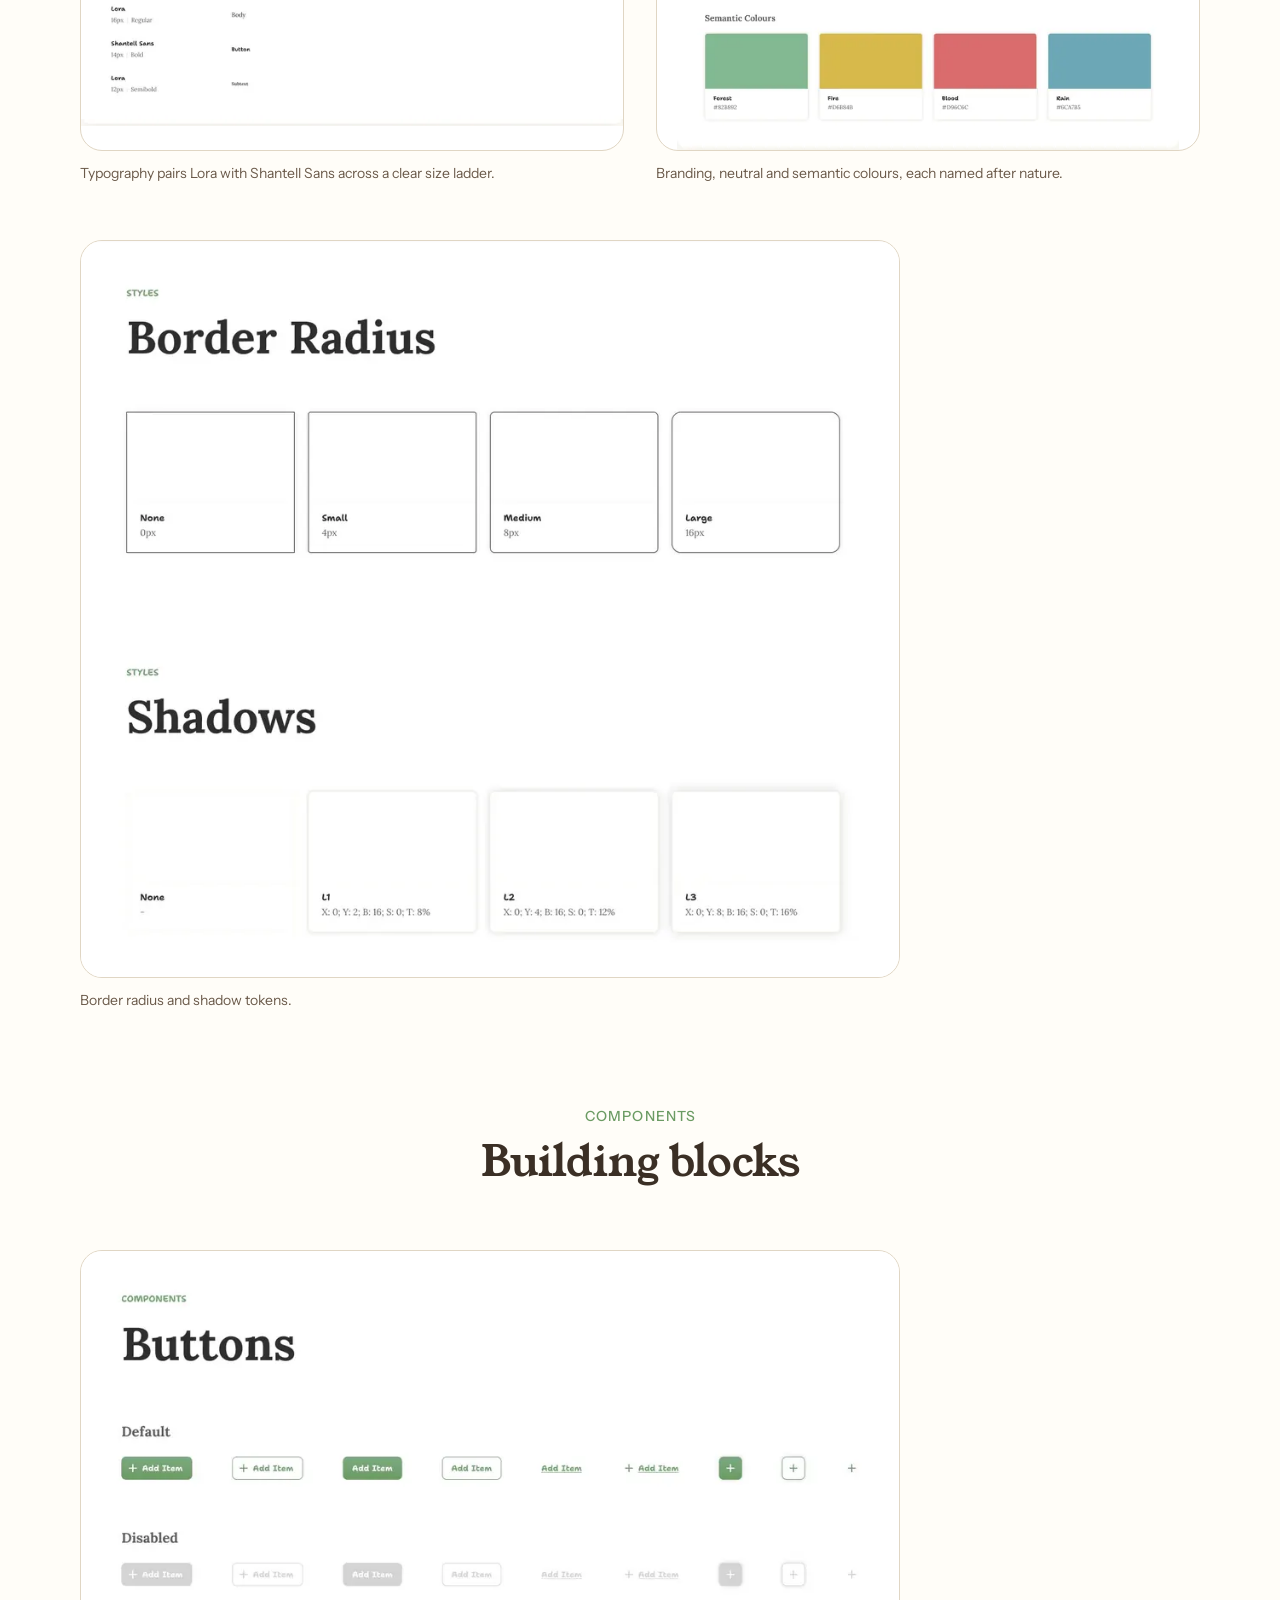
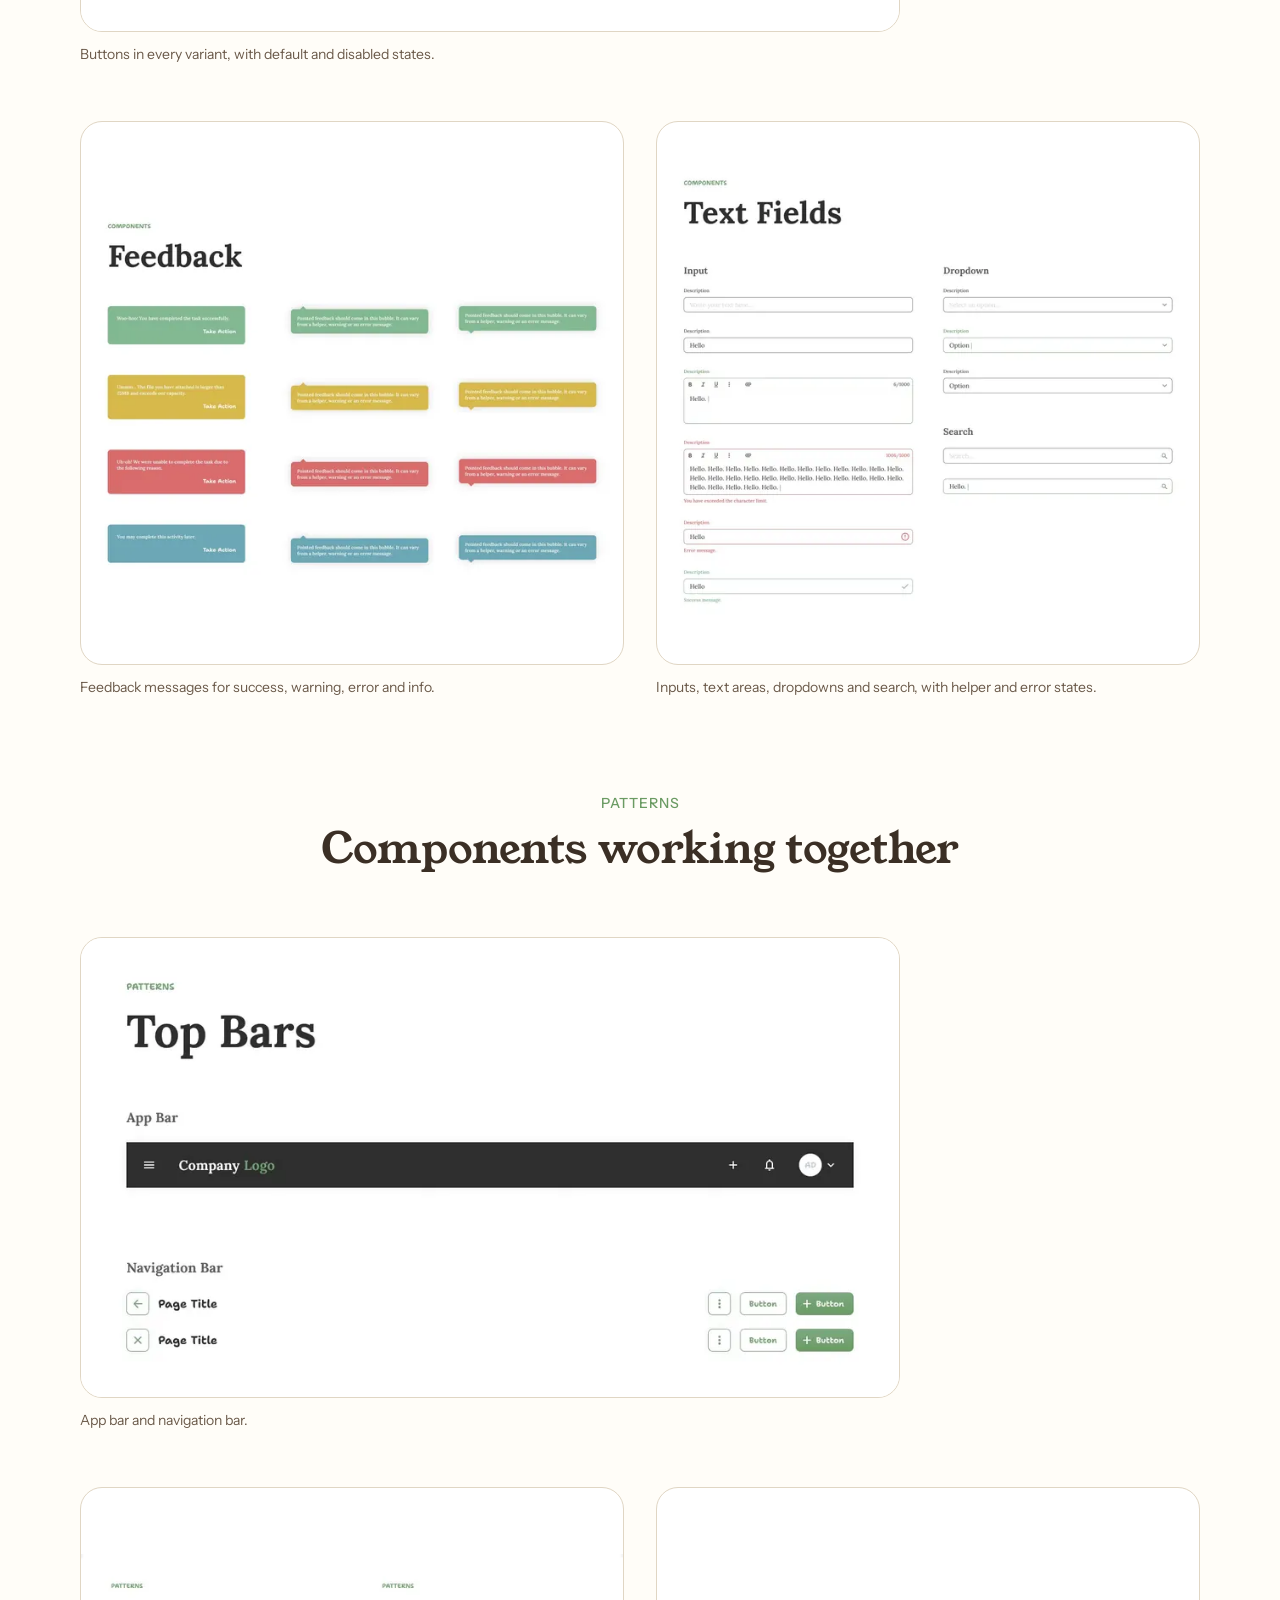
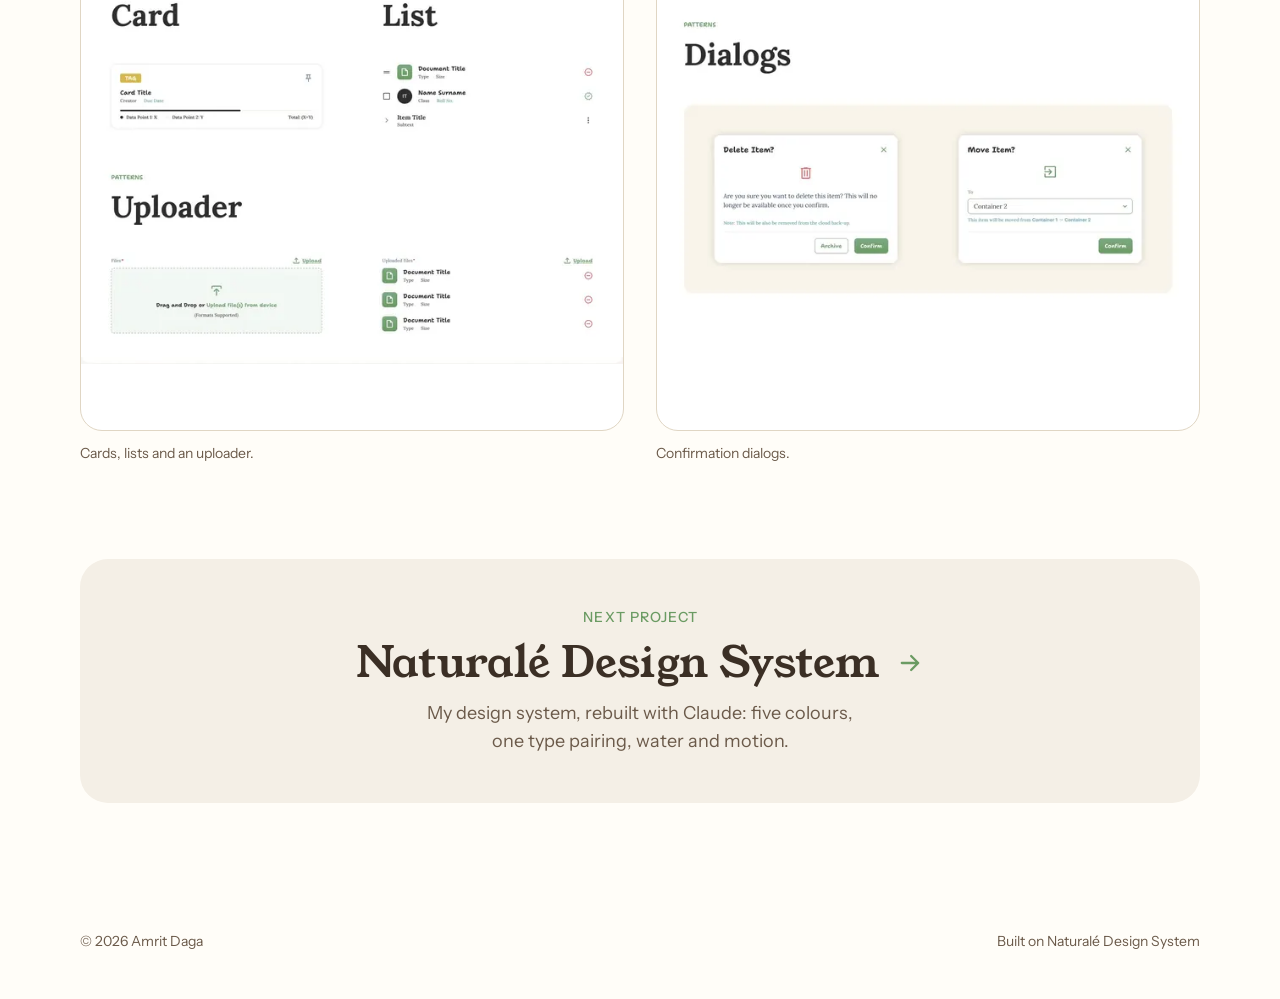
<file: work/natural-ds-v1.html>
<!doctype html>
<html lang="en">
<head>
<meta charset="utf-8">
<meta name="viewport" content="width=device-width, initial-scale=1, viewport-fit=cover">
<meta name="claude:viewport-fit-sides" content="cover">
<title>Natural Design System v1 · Amrit Daga</title>
<meta name="description" content="Case study: version one of my design system, covering styles, components and patterns.">
<link rel="icon" type="image/png" sizes="32x32" href="../favicon-32.png">
<link rel="icon" type="image/png" sizes="192x192" href="../icon-192.png">
<link rel="apple-touch-icon" href="../apple-touch-icon.png">
<meta name="theme-color" content="#FFFDF8">
<meta property="og:type" content="website">
<meta property="og:site_name" content="Amrit Daga">
<meta property="og:title" content="Natural Design System v1 · Amrit Daga">
<meta property="og:description" content="Case study: version one of my design system, covering styles, components and patterns.">
<meta property="og:image" content="https://amritdaga.com/og-image.png?v=2">
<meta property="og:image:width" content="1200">
<meta property="og:image:height" content="630">
<meta property="og:image:alt" content="Amrit Daga: I care about systems, craft and the people behind the pixels.">
<meta name="twitter:card" content="summary_large_image">
<link rel="preconnect" href="https://fonts.googleapis.com">
<link rel="preconnect" href="https://fonts.gstatic.com" crossorigin>
<link rel="stylesheet" href="https://fonts.googleapis.com/css2?family=Young+Serif&family=Instrument+Sans:ital,wght@0,400..700;1,400..700&display=swap">
<link rel="stylesheet" href="../css/case.css?v=20261119102633">
<script>(function () { var t = null; try { t = sessionStorage.getItem('ad-theme'); localStorage.removeItem('ad-theme'); } catch (e) {} if (t !== 'light' && t !== 'dark') { var h = new Date().getHours(); t = h >= 6 && h < 18 ? 'light' : 'dark'; } document.documentElement.setAttribute('data-theme', t); })(); /* day or night follows the visitor's own clock unless they switch it this visit */</script>
</head>
<body>

<header class="top">
  <div class="wrap">
    <nav class="glass" aria-label="Main">
      <a class="mark" href="../index.html" aria-label="Amrit Daga, home"><span class="full">Amrit Daga</span><span class="mono" aria-hidden="true">AD</span></a>
      <a class="on" href="../index.html#projects" aria-current="true">Work</a>
      <a href="../index.html#journey">Journey</a>
      <a class="contact" href="../index.html#contact" aria-label="Contact"><span class="lbl">Contact</span><svg viewBox="0 0 24 24" fill="none" stroke="currentColor" stroke-width="2" stroke-linecap="round" stroke-linejoin="round" aria-hidden="true" class="nav-ico"><rect x="3" y="5" width="18" height="14" rx="2.5"/><path d="M4 7l8 6 8-6"/></svg></a>
      <div class="wxctl"><span class="nav-sep" aria-hidden="true"></span><div class="theme" id="theme"><span class="knob" aria-hidden="true"></span><button type="button" class="t-light" aria-checked="true" aria-label="Light mode"><svg class="sun" viewBox="0 0 24 24" fill="none" stroke="currentColor" stroke-width="2" stroke-linecap="round" aria-hidden="true"><circle cx="12" cy="12" r="4"/><path d="M12 2v2M12 20v2M4.9 4.9l1.4 1.4M17.7 17.7l1.4 1.4M2 12h2M20 12h2M4.9 19.1l1.4-1.4M17.7 6.3l1.4-1.4"/></svg></button><button type="button" class="t-dark" aria-checked="false" aria-label="Dark mode"><svg class="moon" viewBox="0 0 24 24" fill="none" stroke="currentColor" stroke-width="2" stroke-linecap="round" stroke-linejoin="round" aria-hidden="true"><path d="M20 14.5A8 8 0 1 1 9.5 4a6.5 6.5 0 0 0 10.5 10.5z"/></svg></button></div><span class="wx-ghost" id="wx-ghost" aria-hidden="true"></span></div>
    </nav>
  </div>
</header>
<script>/* arriving from the homepage: show its weather icon for a moment, then fold it away so the bar tightens smoothly */(function () { try { var nv = performance.getEntriesByType && performance.getEntriesByType('navigation')[0]; if (nv && nv.type === 'reload') return; var r = document.referrer && new URL(document.referrer); if (!r || r.origin !== location.origin || !/\/(index\.html)?$/.test(r.pathname)) return; var I = {"clear": "<path d=\"M2.5 18.5h19\"/><path d=\"M6 18.5a6 6 0 0 1 12 0\"/><path d=\"M12 6.5v2.2M5.3 9.8l1.5 1.5M18.7 9.8l-1.5 1.5\"/>", "rain": "<path d=\"M7 14.5h10a3.5 3.5 0 0 0 .4-7A5.3 5.3 0 0 0 6.6 7.2a3.6 3.6 0 0 0 .4 7.3z\"/><path d=\"M8.5 18l-1 2.5M12.5 18l-1 2.5M16.5 18l-1 2.5\"/>", "snow": "<path d=\"M12 3v18M4.2 7.5l15.6 9M4.2 16.5l15.6-9M9.5 4.5L12 6l2.5-1.5M9.5 19.5L12 18l2.5 1.5\"/>"}, k = sessionStorage.getItem('ad-sky-cur'), g = document.getElementById('wx-ghost'); if (!g) return; g.innerHTML = '<svg viewBox="0 0 24 24" aria-hidden="true">' + (I[k] || I.clear) + '</svg>'; g.classList.add('in'); requestAnimationFrame(function () { requestAnimationFrame(function () { setTimeout(function () { g.classList.remove('in'); }, 120); }); }); } catch (e) {} })();</script>

<main>
  <section class="hero">
    <div class="wrap">
      <a class="back" href="../index.html#projects"><svg viewBox="0 0 24 24" fill="none" stroke="currentColor" stroke-width="2" stroke-linecap="round" stroke-linejoin="round" aria-hidden="true"><path d="M19 12H5M11 6l-6 6 6 6"/></svg>All projects</a>
      <ul class="chips"><li class="chip ">Version 1</li><li class="chip "><svg viewBox="0 0 24 24" fill="none" stroke="currentColor" stroke-width="2" stroke-linecap="round" stroke-linejoin="round" aria-hidden="true"><path d="M12 3a9 9 0 1 0 0 18c1.4 0 2-.9 2-1.9 0-1-1-1.6-1-2.6 0-.9.8-1.5 1.8-1.5H17a4 4 0 0 0 4-4C21 6.6 17 3 12 3z"/><circle cx="7.5" cy="11" r="1"/><circle cx="10.5" cy="7" r="1"/><circle cx="15.5" cy="7.5" r="1"/></svg>Design system</li></ul>
      <h1>Natural <em>Design System</em></h1>
      <p class="lead">Where my design system began: a consistent set of styles, components and patterns that sped up decisions and made developer handoff painless.</p>
      
    </div>
  </section>

  <div class="wrap cover">
    <img src="../img/nds-hero.jpg" srcset="../img/nds-hero-160.webp 160w, ../img/nds-hero-240.webp 240w, ../img/nds-hero-320.webp 320w, ../img/nds-hero-480.webp 480w, ../img/nds-hero-640.webp 640w, ../img/nds-hero-960.webp 960w, ../img/nds-hero-1280.webp 1280w, ../img/nds-hero-1600.webp 1600w, ../img/nds-hero-2000.webp 2000w, ../img/nds-hero-2400.webp 2400w" sizes="(max-width: 760px) 92vw, 1120px" width="2400" height="1800" alt="Natural Design System cover with colour and typography cards" fetchpriority="high">
  </div>

  <section class="sec">
    <div class="wrap"><div class="sec-head"><p class="eyebrow">Overview</p><h2>Why I built it</h2></div><div class="stack"><div class="prose"><p>Every new screen meant the same small decisions again: which green, which size, how round, what a disabled button looks like. Answers drifted from file to file, and the product started to look stitched together.</p><p>I wanted those decisions made once, written down and reused, so I could spend my time on the problem instead of the pixels.</p></div><ul class="tiles three"><li class="tile"><span class="ic"><svg viewBox="0 0 24 24" fill="none" stroke="currentColor" stroke-width="2" stroke-linecap="round" stroke-linejoin="round" aria-hidden="true"><circle cx="12" cy="12" r="9"/><circle cx="12" cy="12" r="5"/><circle cx="12" cy="12" r="1"/></svg></span><h3>Consistency</h3><p>One source for colour, type and components, so every feature looks and behaves like the same product.</p></li><li class="tile"><span class="ic"><svg viewBox="0 0 24 24" fill="none" stroke="currentColor" stroke-width="2" stroke-linecap="round" stroke-linejoin="round" aria-hidden="true"><path d="M3 12a9 9 0 1 0 3-6.7"/><path d="M3 4v4h4M12 7v5l3 2"/></svg></span><h3>Speed</h3><p>Fewer repeated decisions. Changes to a core component flow everywhere it is used.</p></li><li class="tile"><span class="ic"><svg viewBox="0 0 24 24" fill="none" stroke="currentColor" stroke-width="2" stroke-linecap="round" stroke-linejoin="round" aria-hidden="true"><path d="M8 8l-5 4 5 4M16 8l5 4-5 4M14 4l-4 16"/></svg></span><h3>Smoother handoff</h3><p>Named tokens and components gave developers a shared language and cut the back-and-forth.</p></li></ul></div></div>
  </section>
  <section class="sec">
    <div class="wrap"><div class="sec-head"><p class="eyebrow">Approach</p><h2>Small pieces first</h2></div><div class="prose"><p>I built it from the bottom up: styles first, then components made from those styles, then patterns made from components. Each colour is named after something in nature, like Fauna, Forest, Rain and Sand, which made the palette easy to remember and gave the system its name.</p><p class="muted">Version one was deliberately simple. It covered what my everyday work needed, and what I learned from using it shaped <a href="naturale-ds.html">Naturalé</a>, version two.</p></div></div>
  </section>
  <section class="sec">
    <div class="wrap"><div class="sec-head"><p class="eyebrow">Styles</p><h2>The foundations</h2><p class="muted">Type, colour, radius and depth, defined once and reused everywhere.</p></div><div class="stack"><div class="pair"><figure class="shot framed"><img src="../img/nds-type.jpg" srcset="../img/nds-type-160.webp 160w, ../img/nds-type-240.webp 240w, ../img/nds-type-320.webp 320w, ../img/nds-type-480.webp 480w, ../img/nds-type-640.webp 640w, ../img/nds-type-960.webp 960w, ../img/nds-type-1280.webp 1280w, ../img/nds-type-1440.webp 1440w" sizes="(max-width: 760px) 92vw, 546px" width="1440" height="1315" alt="Typography scale pairing Lora and Shantell Sans" loading="lazy" decoding="async"><figcaption>Typography pairs Lora with Shantell Sans across a clear size ladder.</figcaption></figure><figure class="shot framed"><img src="../img/nds-colour.jpg" srcset="../img/nds-colour-160.webp 160w, ../img/nds-colour-240.webp 240w, ../img/nds-colour-320.webp 320w, ../img/nds-colour-480.webp 480w, ../img/nds-colour-640.webp 640w, ../img/nds-colour-960.webp 960w, ../img/nds-colour-1280.webp 1280w, ../img/nds-colour-1440.webp 1440w" sizes="(max-width: 760px) 92vw, 546px" width="1440" height="1555" alt="Colour palette with branding, neutral and semantic colours" loading="lazy" decoding="async"><figcaption>Branding, neutral and semantic colours, each named after nature.</figcaption></figure></div><figure class="shot framed"><img src="../img/nds-radius.jpg" srcset="../img/nds-radius-160.webp 160w, ../img/nds-radius-240.webp 240w, ../img/nds-radius-320.webp 320w, ../img/nds-radius-480.webp 480w, ../img/nds-radius-640.webp 640w, ../img/nds-radius-960.webp 960w, ../img/nds-radius-1280.webp 1280w, ../img/nds-radius-1440.webp 1440w" sizes="(max-width: 760px) 92vw, 820px" width="1440" height="1296" alt="Border radius and shadow tokens" loading="lazy" decoding="async"><figcaption>Border radius and shadow tokens.</figcaption></figure></div></div>
  </section>
  <section class="sec">
    <div class="wrap"><div class="sec-head"><p class="eyebrow">Components</p><h2>Building blocks</h2></div><div class="stack"><figure class="shot framed"><img src="../img/nds-buttons.jpg" srcset="../img/nds-buttons-160.webp 160w, ../img/nds-buttons-240.webp 240w, ../img/nds-buttons-320.webp 320w, ../img/nds-buttons-480.webp 480w, ../img/nds-buttons-640.webp 640w, ../img/nds-buttons-960.webp 960w, ../img/nds-buttons-1280.webp 1280w, ../img/nds-buttons-1420.webp 1420w" sizes="(max-width: 760px) 92vw, 820px" width="1420" height="658" alt="Button styles in default and disabled states" loading="lazy" decoding="async"><figcaption>Buttons in every variant, with default and disabled states.</figcaption></figure><div class="pair"><figure class="shot framed"><img src="../img/nds-feedback.jpg" srcset="../img/nds-feedback-160.webp 160w, ../img/nds-feedback-240.webp 240w, ../img/nds-feedback-320.webp 320w, ../img/nds-feedback-480.webp 480w, ../img/nds-feedback-640.webp 640w, ../img/nds-feedback-960.webp 960w, ../img/nds-feedback-1280.webp 1280w, ../img/nds-feedback-1420.webp 1420w" sizes="(max-width: 760px) 92vw, 546px" width="1420" height="1037" alt="Feedback messages in success, warning, error and info colours" loading="lazy" decoding="async"><figcaption>Feedback messages for success, warning, error and info.</figcaption></figure><figure class="shot framed"><img src="../img/nds-fields.jpg" srcset="../img/nds-fields-160.webp 160w, ../img/nds-fields-240.webp 240w, ../img/nds-fields-320.webp 320w, ../img/nds-fields-480.webp 480w, ../img/nds-fields-640.webp 640w, ../img/nds-fields-960.webp 960w, ../img/nds-fields-1280.webp 1280w, ../img/nds-fields-1420.webp 1420w" sizes="(max-width: 760px) 92vw, 546px" width="1420" height="1253" alt="Text inputs, text areas, dropdowns and search fields" loading="lazy" decoding="async"><figcaption>Inputs, text areas, dropdowns and search, with helper and error states.</figcaption></figure></div></div></div>
  </section>
  <section class="sec">
    <div class="wrap"><div class="sec-head"><p class="eyebrow">Patterns</p><h2>Components working together</h2></div><div class="stack"><figure class="shot framed"><img src="../img/nds-topbars.jpg" srcset="../img/nds-topbars-160.webp 160w, ../img/nds-topbars-240.webp 240w, ../img/nds-topbars-320.webp 320w, ../img/nds-topbars-480.webp 480w, ../img/nds-topbars-640.webp 640w, ../img/nds-topbars-960.webp 960w, ../img/nds-topbars-1280.webp 1280w, ../img/nds-topbars-1440.webp 1440w" sizes="(max-width: 760px) 92vw, 820px" width="1440" height="807" alt="App bar and navigation bar patterns" loading="lazy" decoding="async"><figcaption>App bar and navigation bar.</figcaption></figure><div class="pair"><figure class="shot framed"><img src="../img/nds-cardlist.jpg" srcset="../img/nds-cardlist-160.webp 160w, ../img/nds-cardlist-240.webp 240w, ../img/nds-cardlist-320.webp 320w, ../img/nds-cardlist-480.webp 480w, ../img/nds-cardlist-640.webp 640w, ../img/nds-cardlist-960.webp 960w, ../img/nds-cardlist-1280.webp 1280w, ../img/nds-cardlist-1440.webp 1440w" sizes="(max-width: 760px) 92vw, 546px" width="1440" height="1090" alt="Card, list and uploader patterns" loading="lazy" decoding="async"><figcaption>Cards, lists and an uploader.</figcaption></figure><figure class="shot framed"><img src="../img/nds-dialogs.jpg" srcset="../img/nds-dialogs-160.webp 160w, ../img/nds-dialogs-240.webp 240w, ../img/nds-dialogs-320.webp 320w, ../img/nds-dialogs-480.webp 480w, ../img/nds-dialogs-640.webp 640w, ../img/nds-dialogs-960.webp 960w, ../img/nds-dialogs-1280.webp 1280w, ../img/nds-dialogs-1420.webp 1420w" sizes="(max-width: 760px) 92vw, 546px" width="1420" height="859" alt="Delete and move confirmation dialogs" loading="lazy" decoding="async"><figcaption>Confirmation dialogs.</figcaption></figure></div></div></div>
  </section>

  <section class="sec">
    <div class="wrap">
      <a class="next" href="naturale-ds.html">
        <span class="eyebrow">Next project</span>
        <span class="t">Naturalé Design System<svg viewBox="0 0 24 24" fill="none" stroke="currentColor" stroke-width="2" stroke-linecap="round" stroke-linejoin="round" aria-hidden="true"><path d="M5 12h14M13 6l6 6-6 6"/></svg></span>
        <p>My design system, rebuilt with Claude: five colours, one type pairing, water and motion.</p>
      </a>
    </div>
  </section>
</main>

<footer>
  <div class="wrap">
    <span class="meta">© 2026 Amrit Daga</span>
    <span class="meta">Built on Naturalé Design System</span>
  </div>
</footer>
<script src="../js/case.js?v=20261124180553"></script>
</body>
</html>
</file>
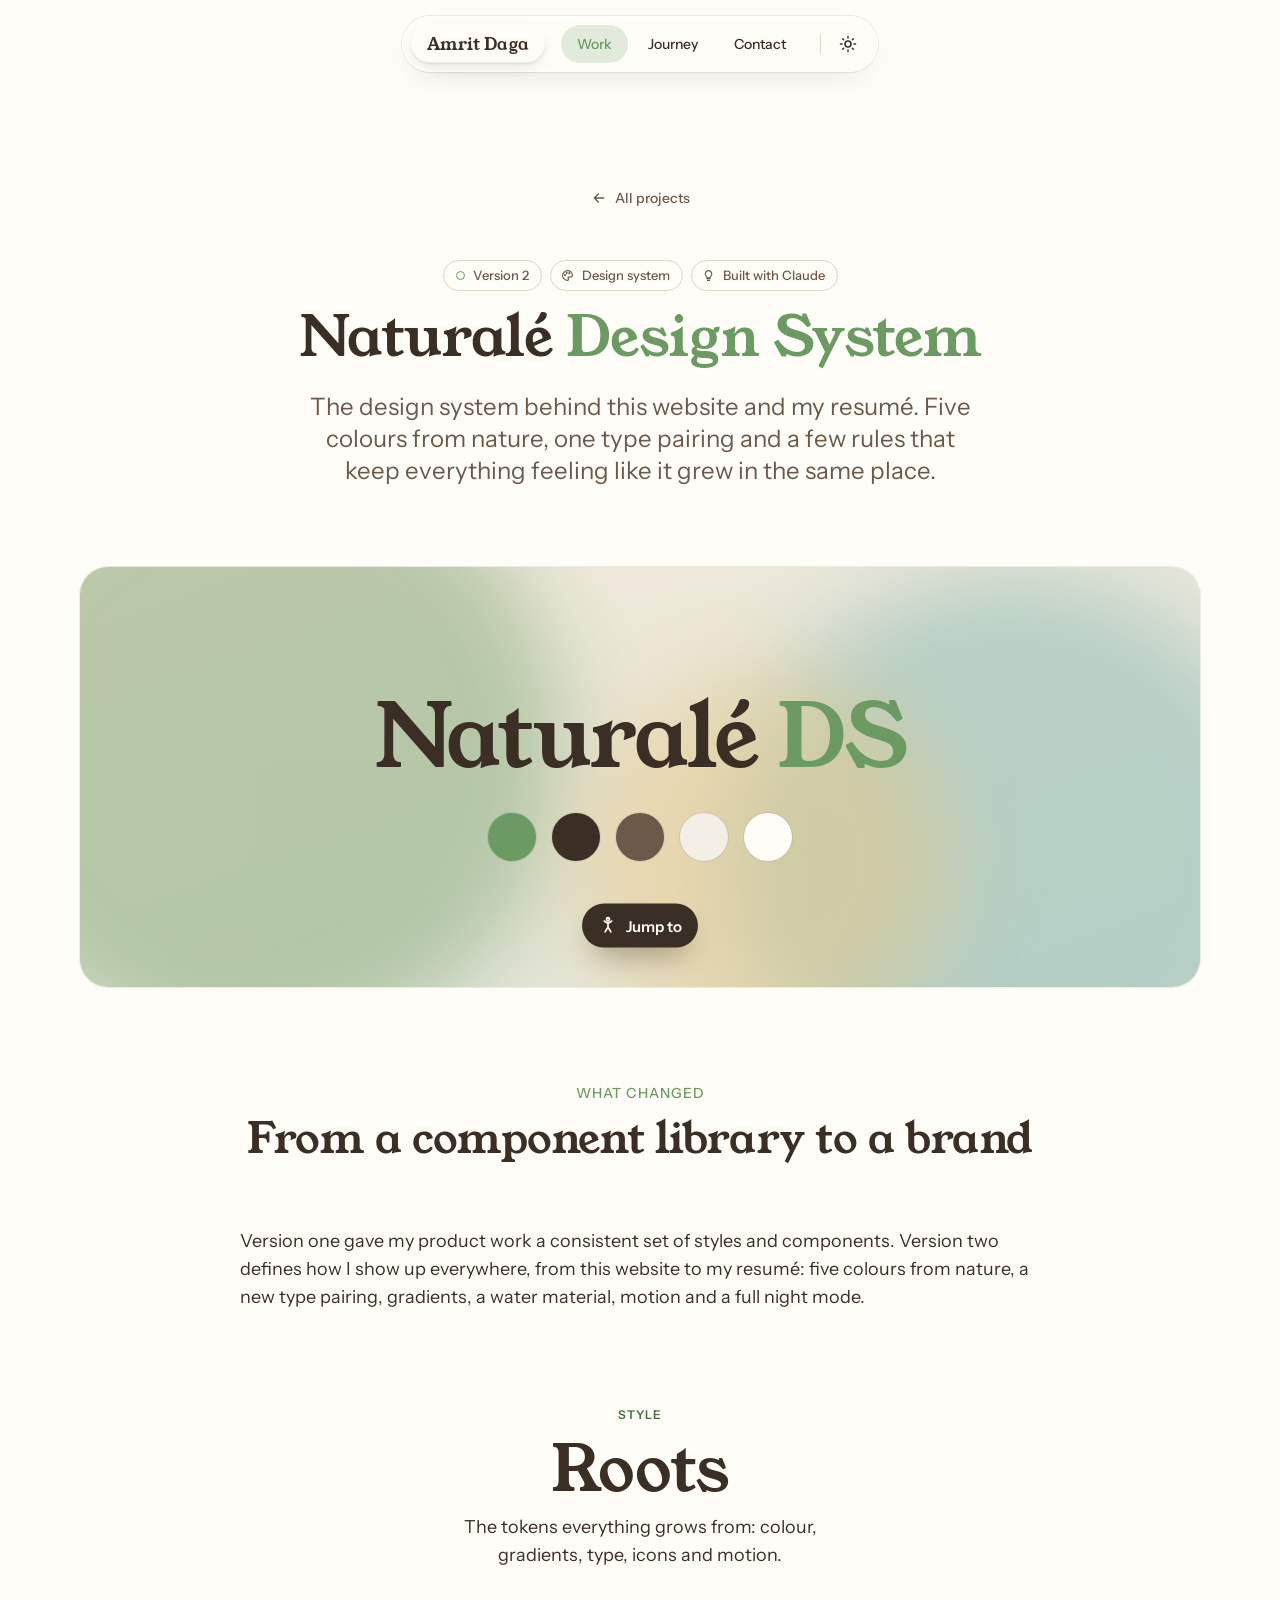
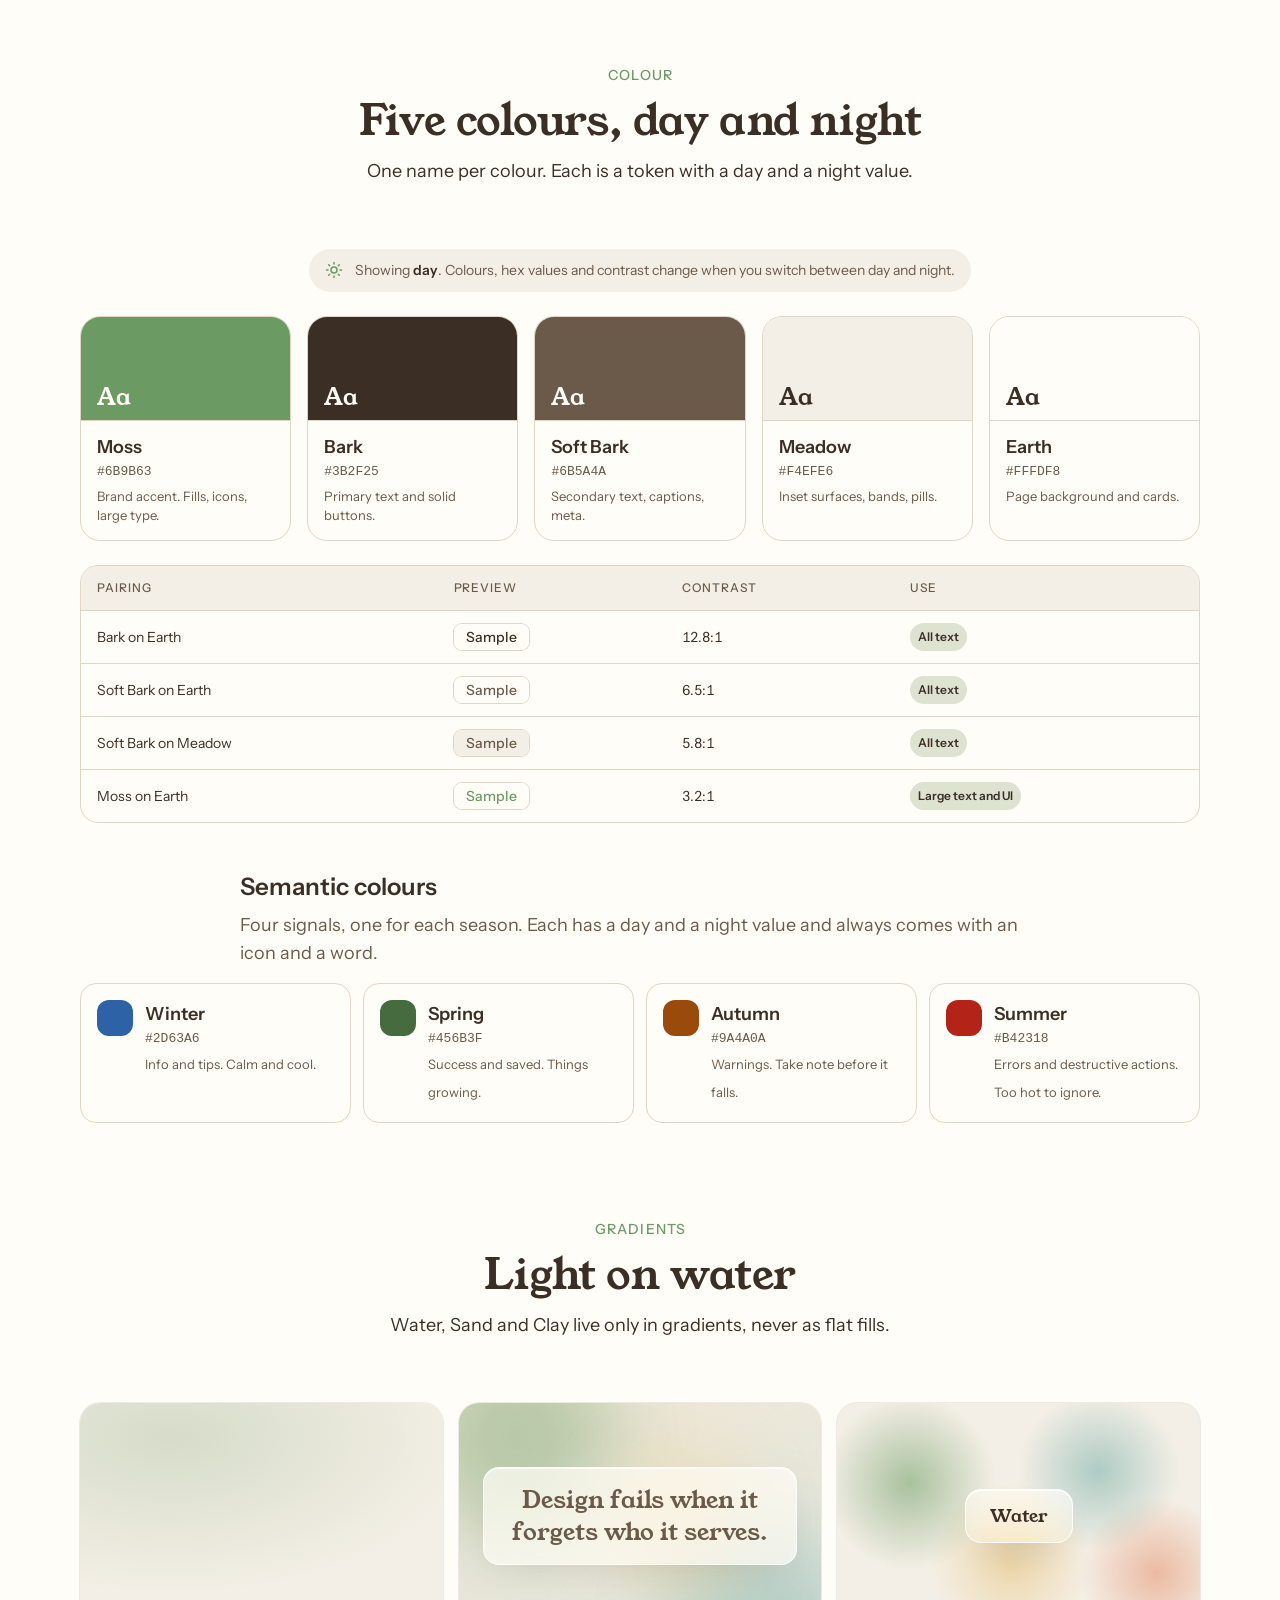
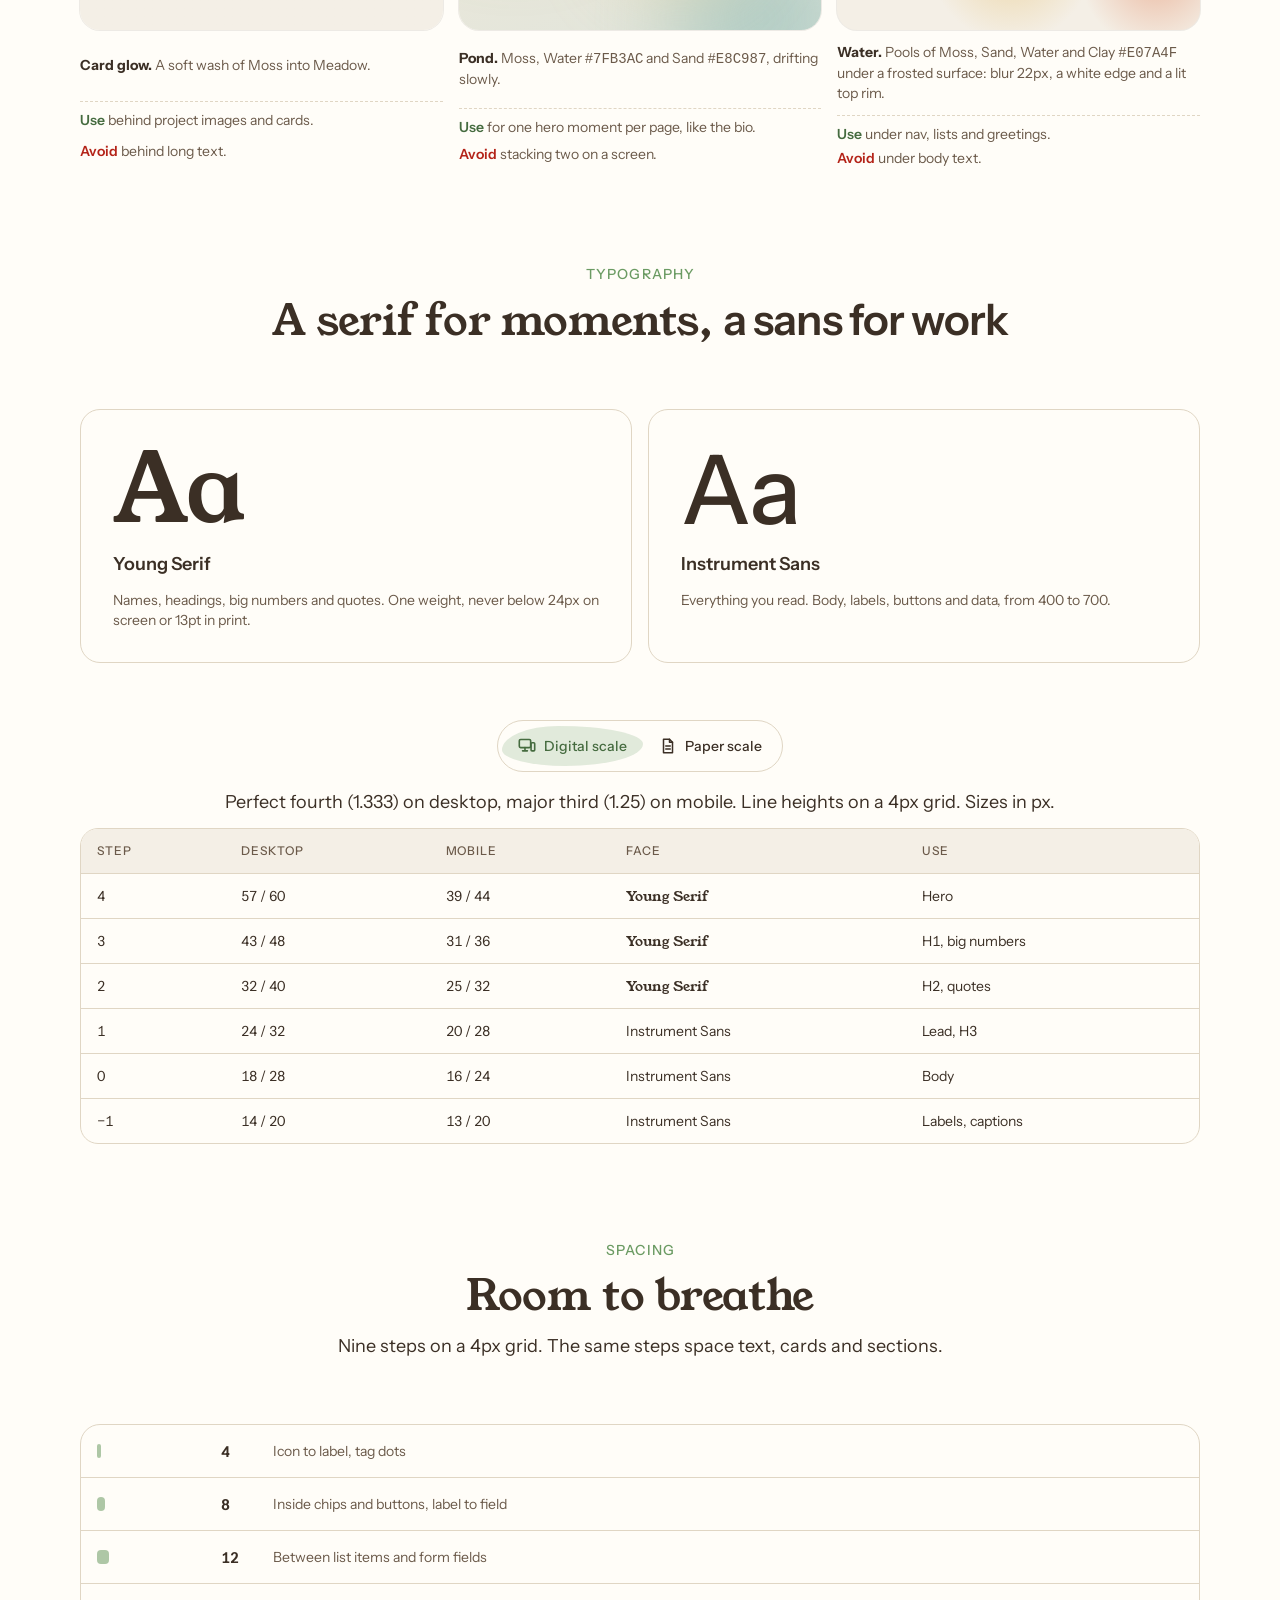
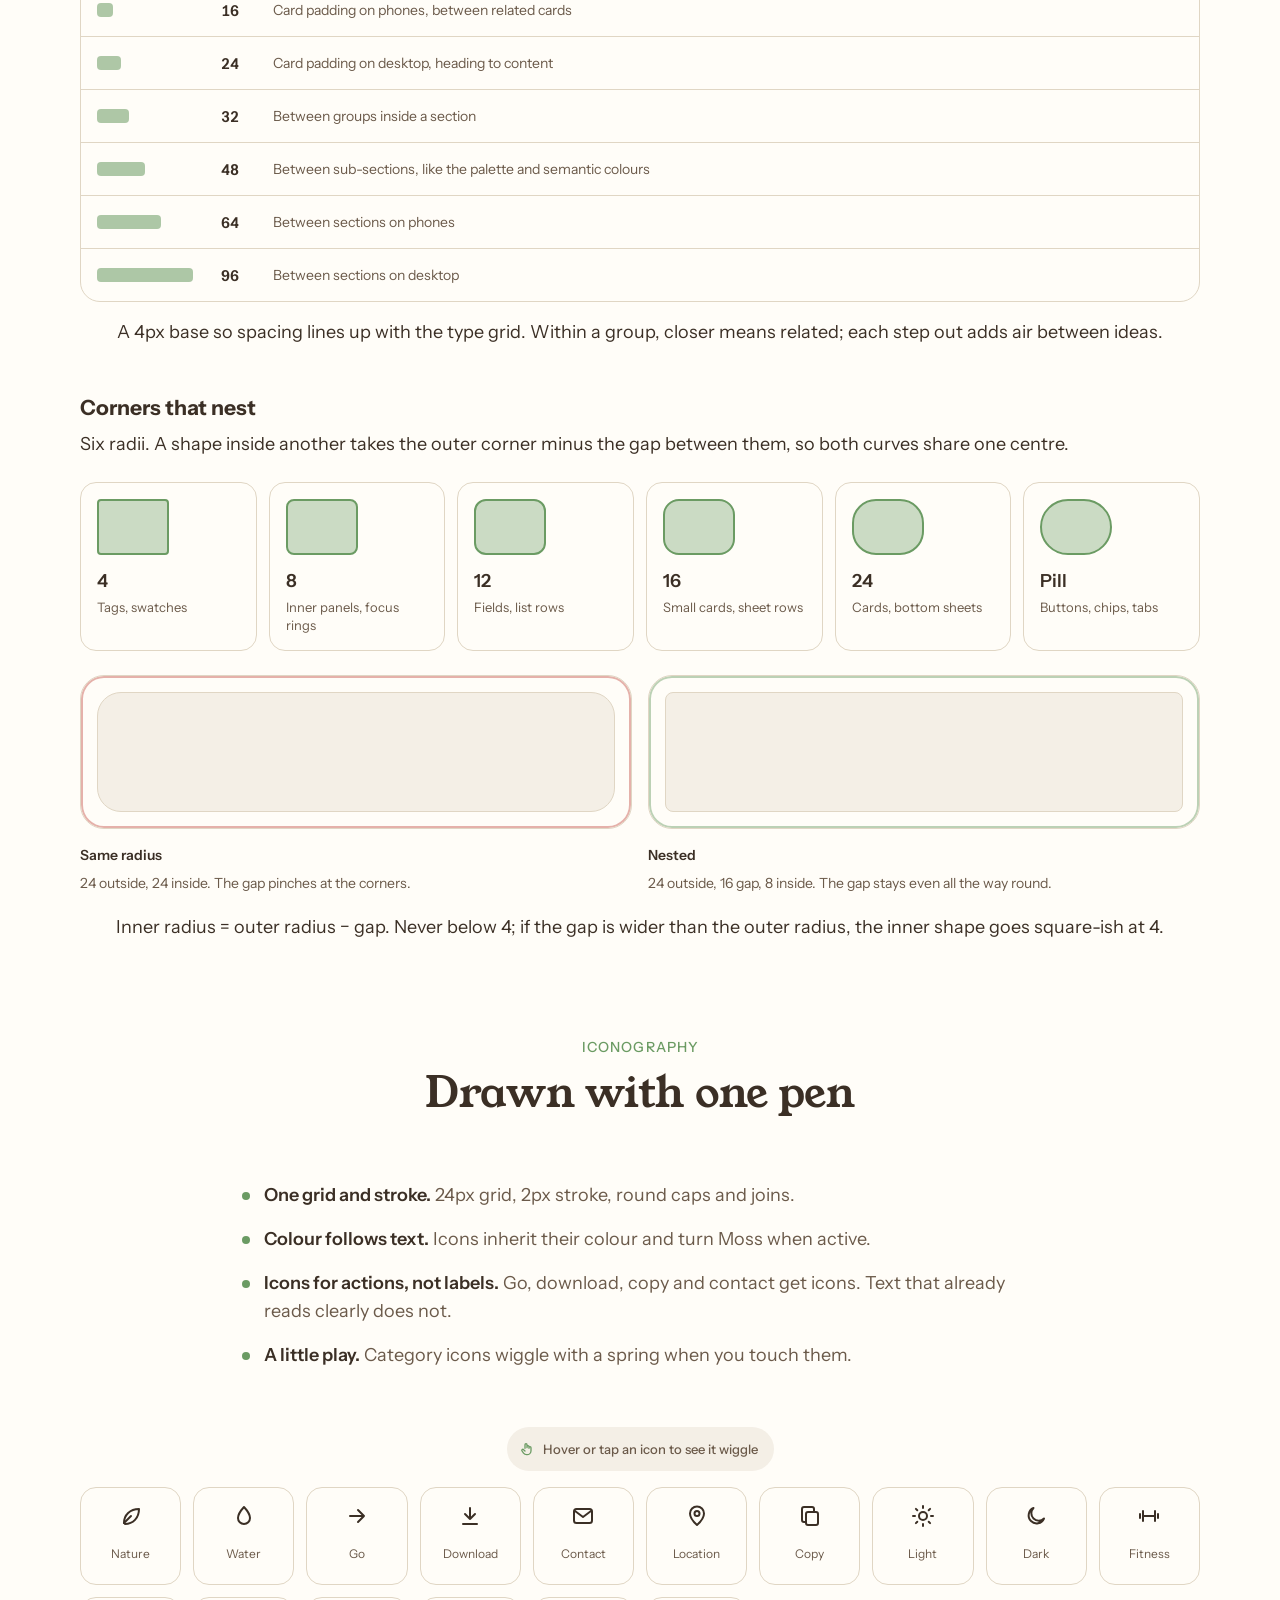
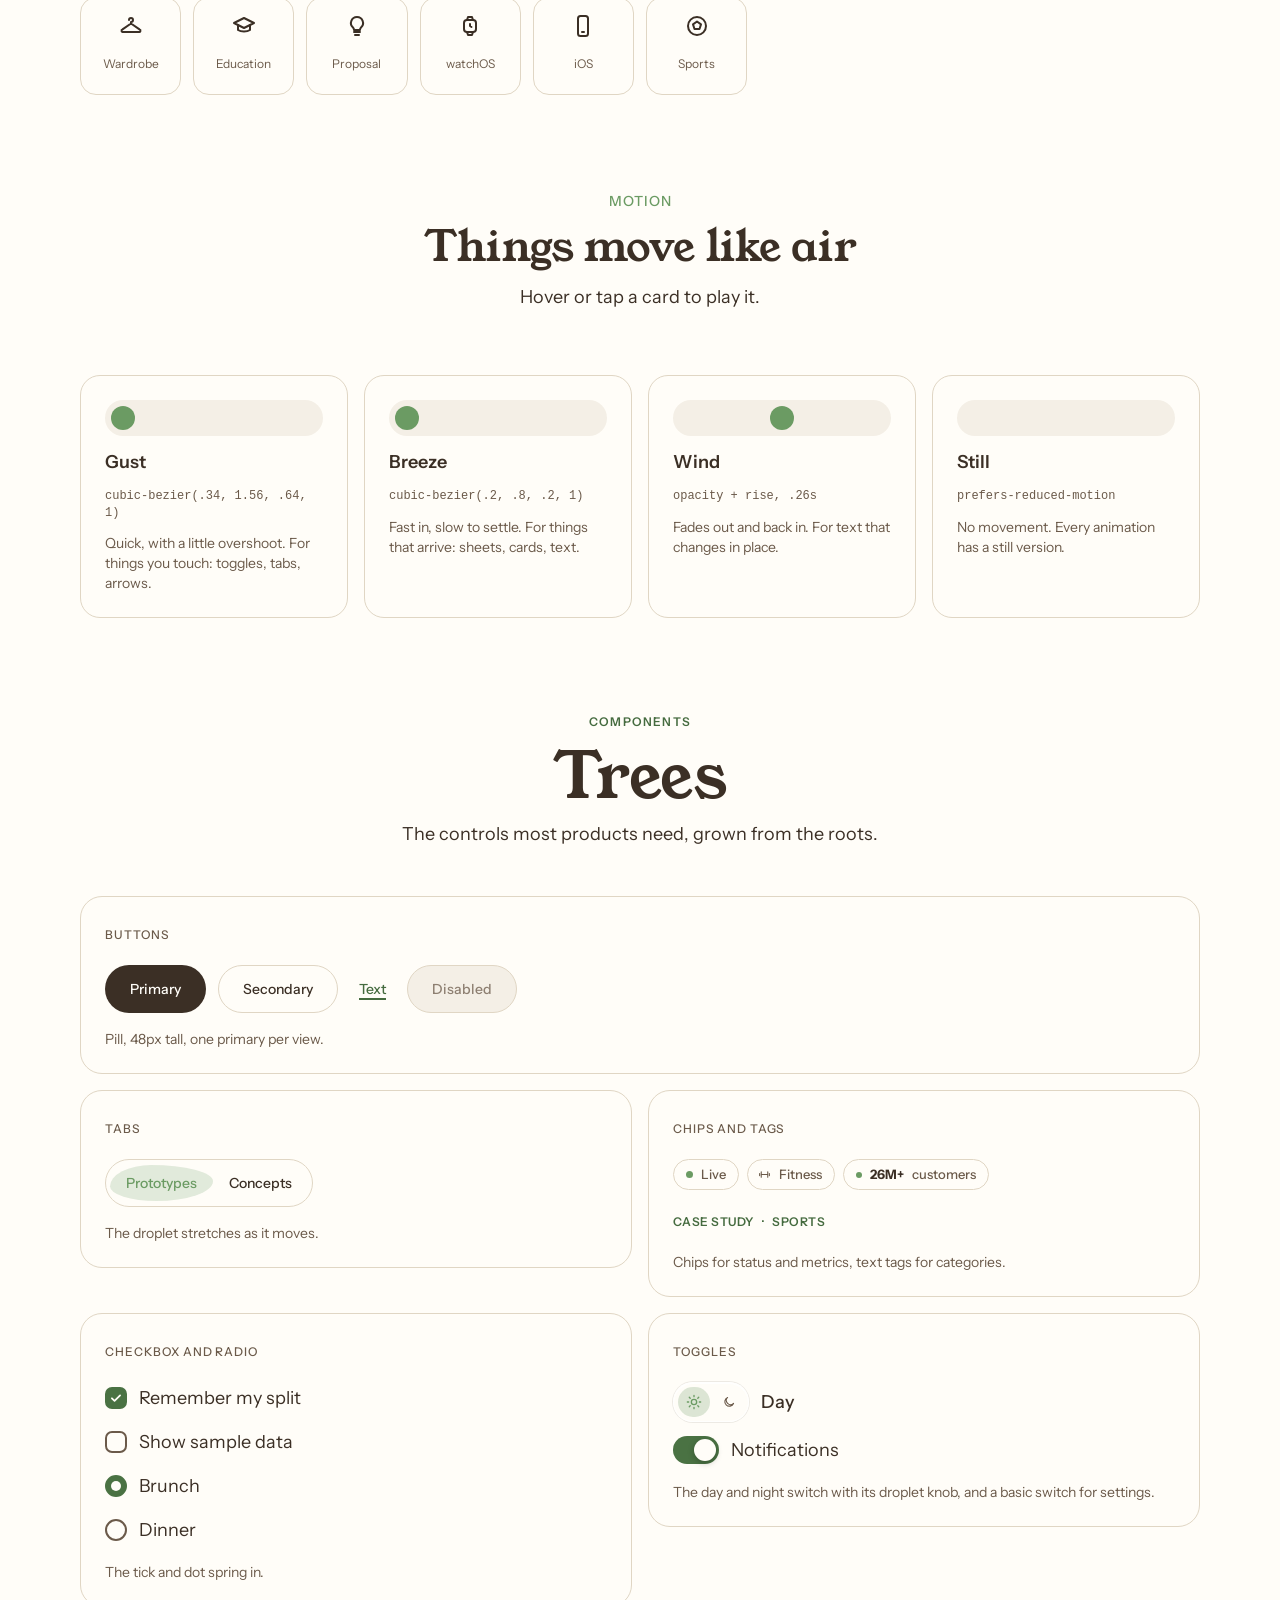
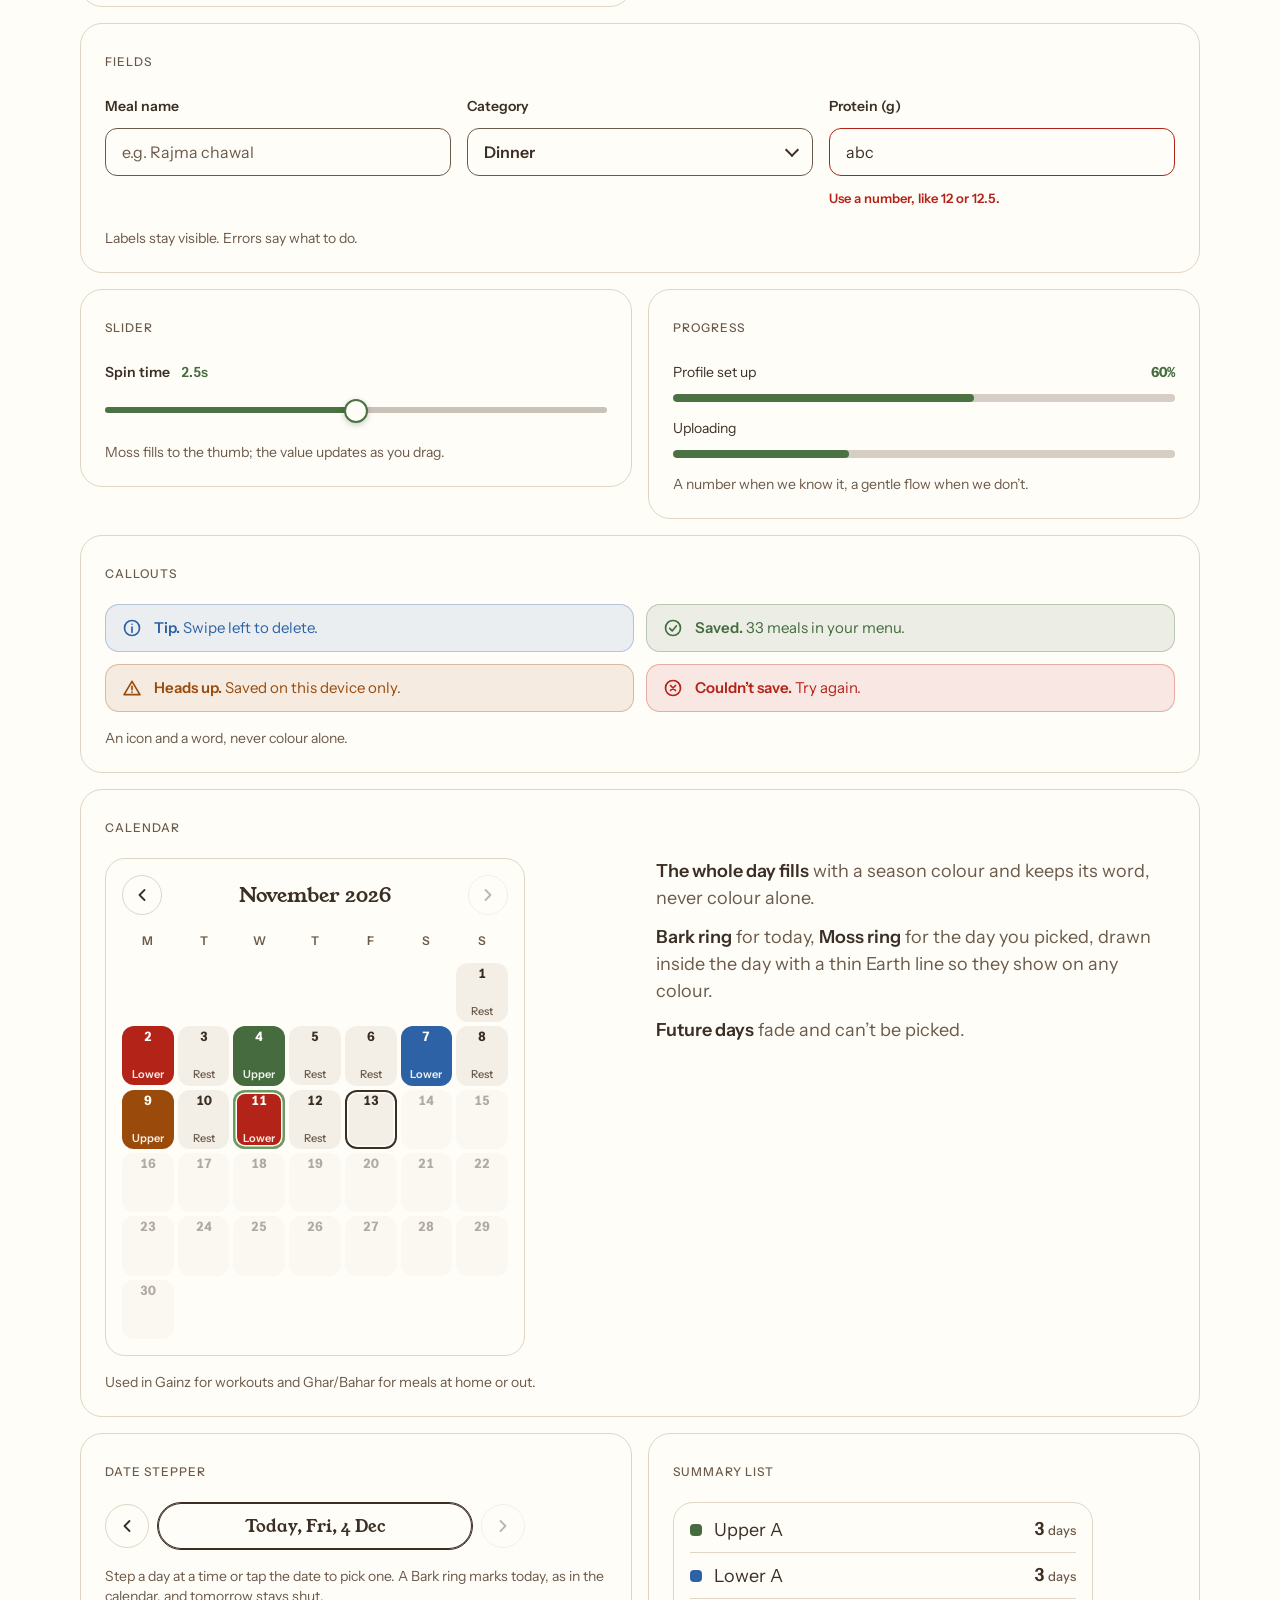
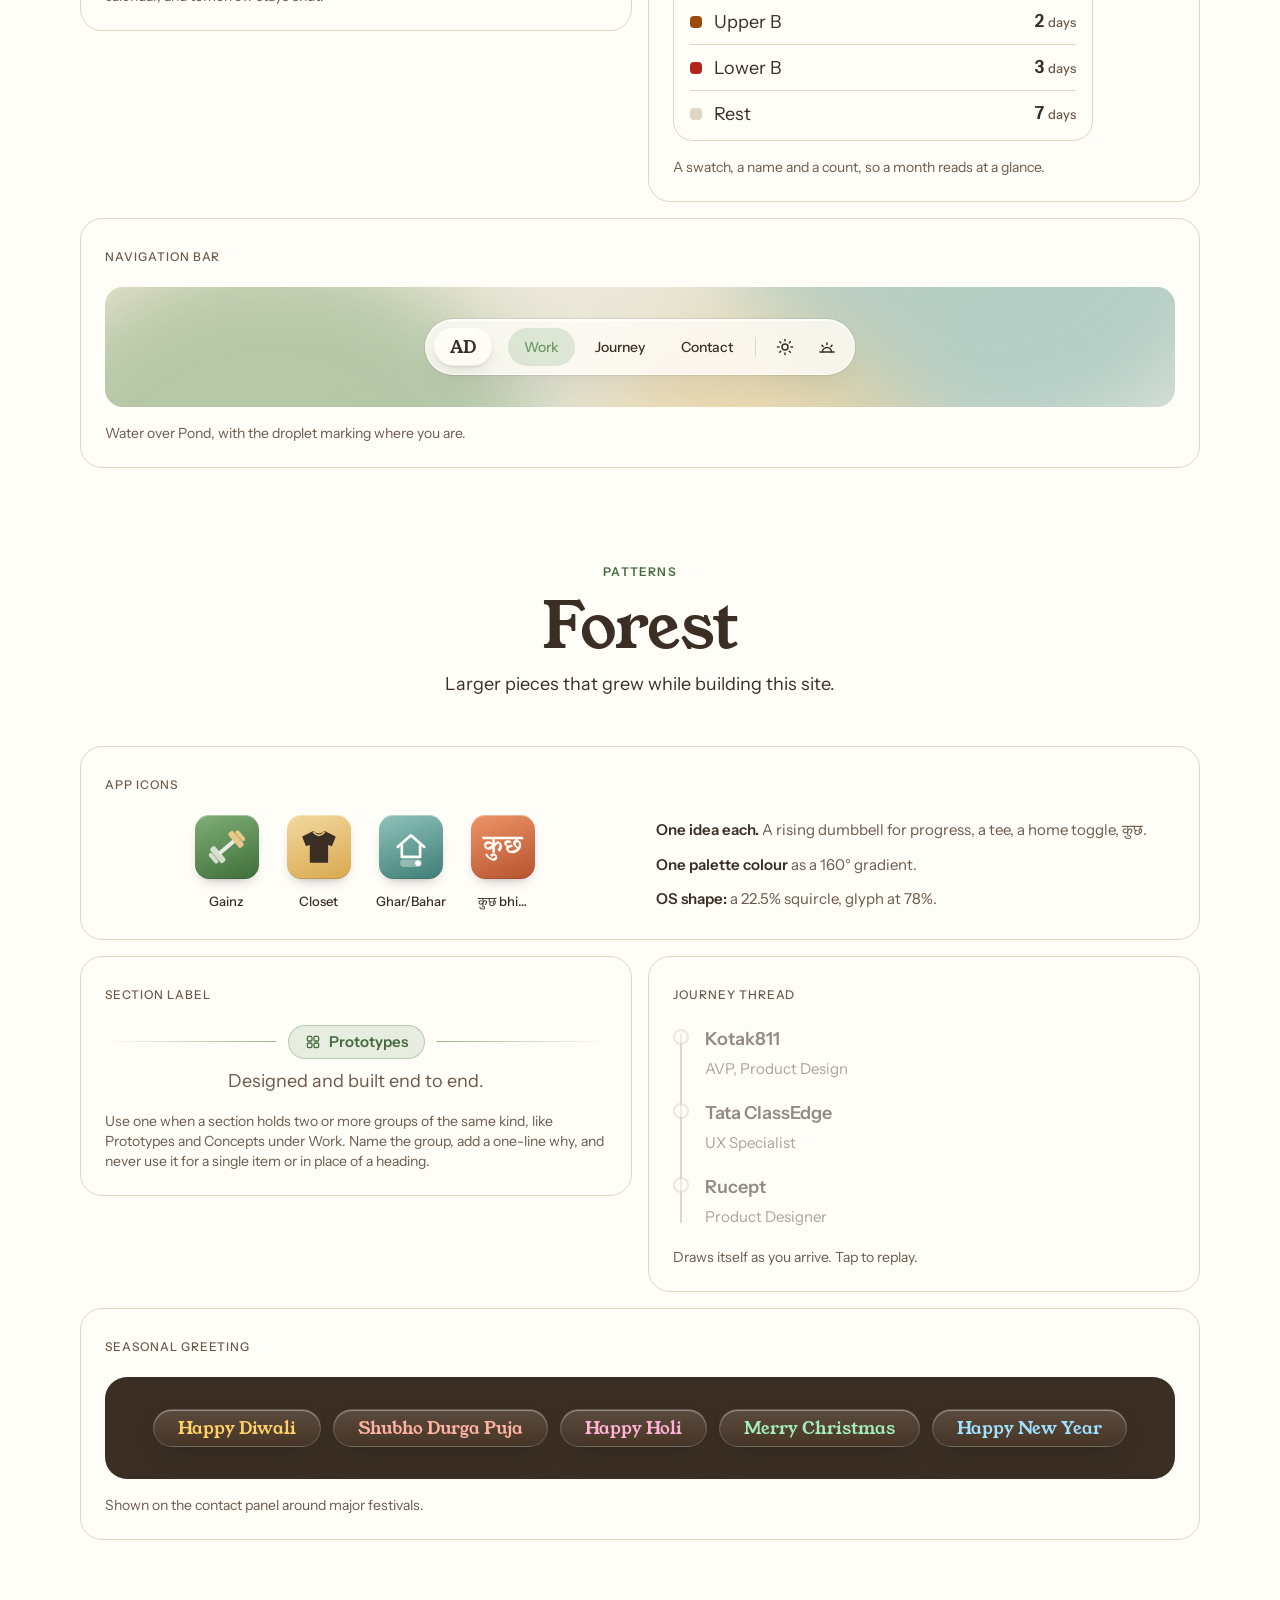
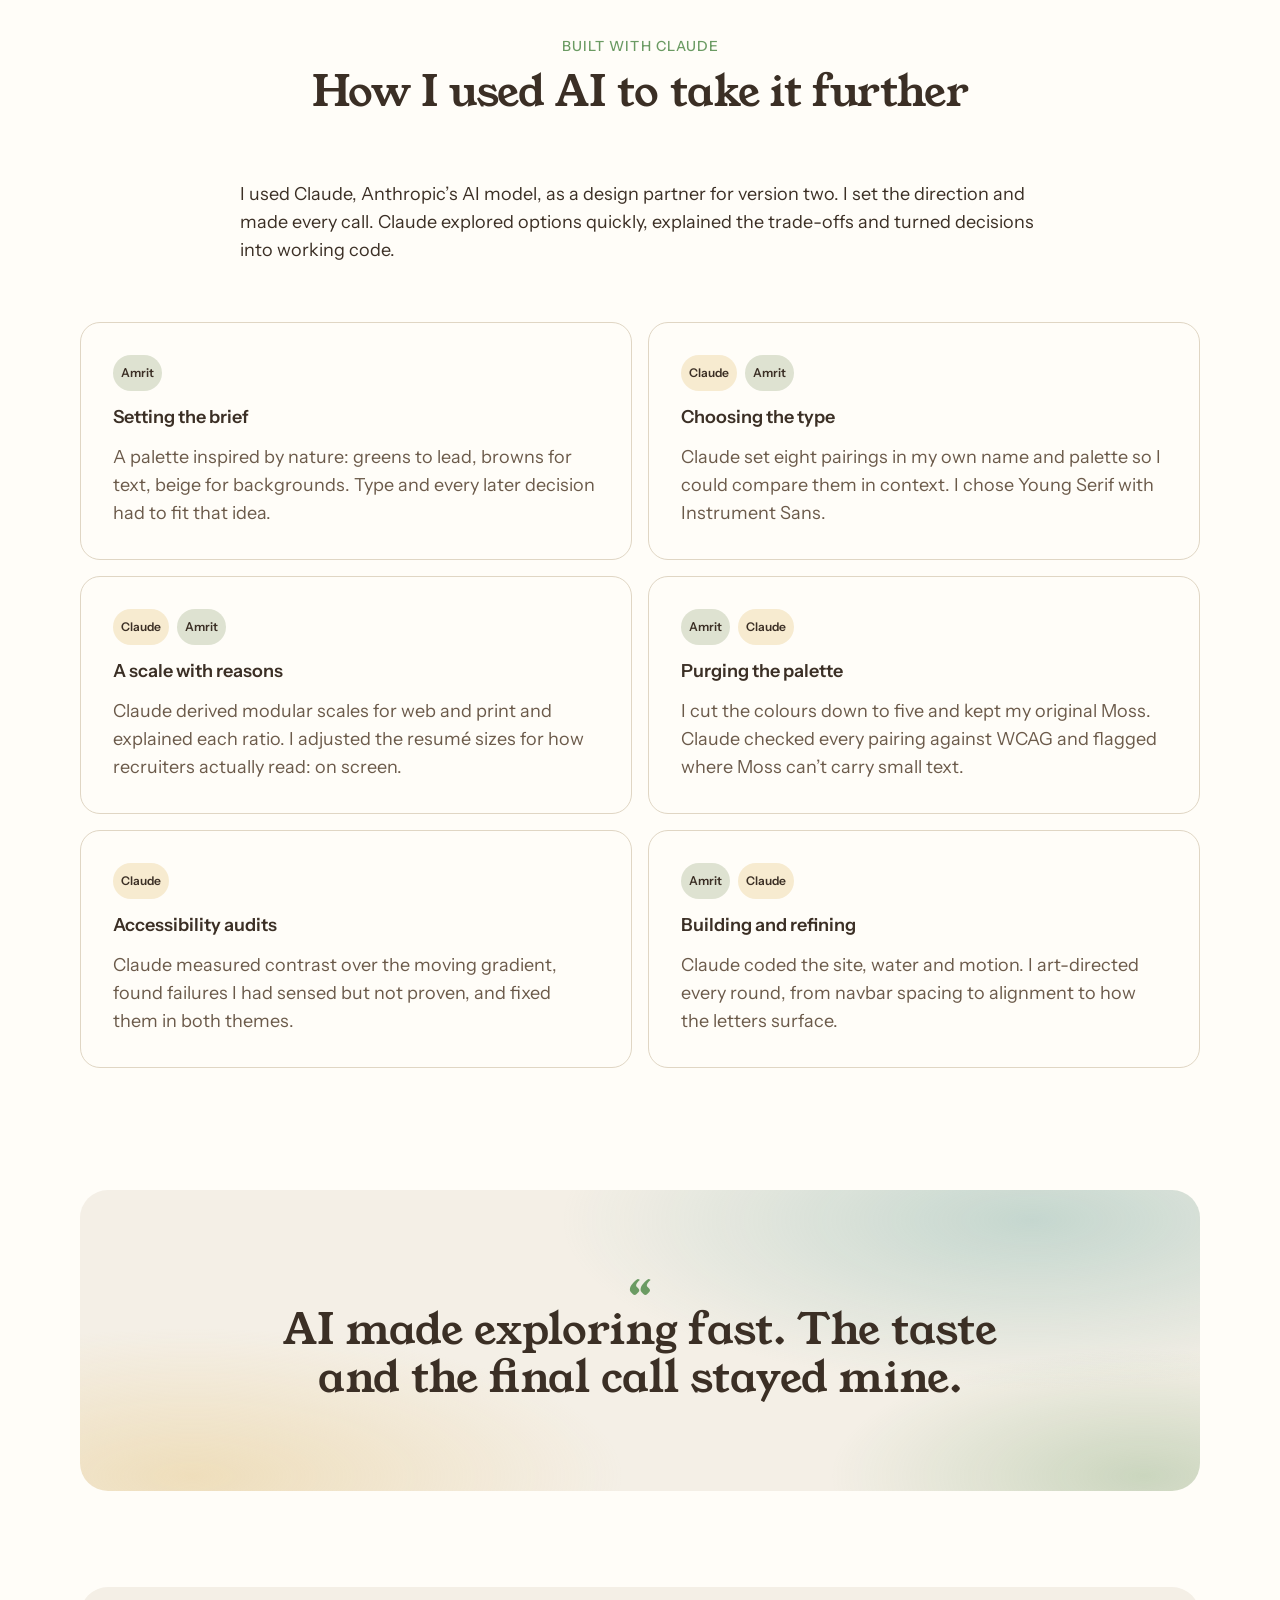
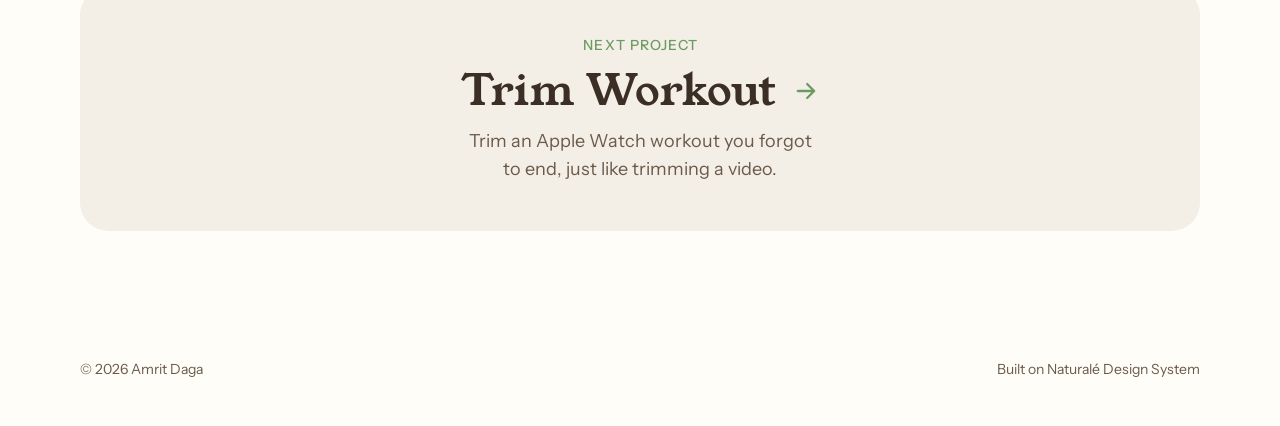
<file: work/naturale-ds.html>
<!doctype html>
<html lang="en">
<head>
<meta charset="utf-8">
<meta name="viewport" content="width=device-width, initial-scale=1, viewport-fit=cover">
<meta name="claude:viewport-fit-sides" content="cover">
<title>Naturalé Design System · Amrit Daga</title>
<meta name="description" content="Naturalé Design System: the nature-inspired design system behind amritdaga.com and my resumé, built with Claude.">
<link rel="icon" type="image/png" sizes="32x32" href="../favicon-32.png">
<link rel="icon" type="image/png" sizes="192x192" href="../icon-192.png">
<link rel="apple-touch-icon" href="../apple-touch-icon.png">
<meta name="theme-color" content="#FFFDF8">
<meta property="og:type" content="website">
<meta property="og:site_name" content="Amrit Daga">
<meta property="og:title" content="Naturalé Design System · Amrit Daga">
<meta property="og:description" content="Naturalé Design System: the nature-inspired design system behind amritdaga.com and my resumé, built with Claude.">
<meta property="og:image" content="https://amritdaga.com/og-image.png?v=2">
<meta property="og:image:width" content="1200">
<meta property="og:image:height" content="630">
<meta property="og:image:alt" content="Amrit Daga: I care about systems, craft and the people behind the pixels.">
<meta name="twitter:card" content="summary_large_image">
<link rel="preconnect" href="https://fonts.googleapis.com">
<link rel="preconnect" href="https://fonts.gstatic.com" crossorigin>
<link rel="stylesheet" href="https://fonts.googleapis.com/css2?family=Young+Serif&family=Instrument+Sans:ital,wght@0,400..700;1,400..700&display=swap">
<link rel="stylesheet" href="https://fonts.googleapis.com/css2?family=Tiro+Devanagari+Hindi&text=%E0%A4%95%E0%A5%81%E0%A4%9B&display=swap">
<link rel="stylesheet" href="../css/case.css?v=20261119102633">
<script>(function () { var t = null; try { t = sessionStorage.getItem('ad-theme'); localStorage.removeItem('ad-theme'); } catch (e) {} if (t !== 'light' && t !== 'dark') { var h = new Date().getHours(); t = h >= 6 && h < 18 ? 'light' : 'dark'; } document.documentElement.setAttribute('data-theme', t); })(); /* day or night follows the visitor's own clock unless they switch it this visit */</script>
</head>
<body>

<header class="top">
  <div class="wrap">
    <nav class="glass" aria-label="Main">
      <a class="mark" href="../index.html" aria-label="Amrit Daga, home"><span class="full">Amrit Daga</span><span class="mono" aria-hidden="true">AD</span></a>
      <a class="on" href="../index.html#projects" aria-current="true">Work</a>
      <a href="../index.html#journey">Journey</a>
      <a class="contact" href="../index.html#contact" aria-label="Contact"><span class="lbl">Contact</span><svg viewBox="0 0 24 24" fill="none" stroke="currentColor" stroke-width="2" stroke-linecap="round" stroke-linejoin="round" aria-hidden="true" class="nav-ico"><rect x="3" y="5" width="18" height="14" rx="2.5"/><path d="M4 7l8 6 8-6"/></svg></a>
      <div class="wxctl"><span class="nav-sep" aria-hidden="true"></span><div class="theme" id="theme"><span class="knob" aria-hidden="true"></span><button type="button" class="t-light" aria-checked="true" aria-label="Light mode"><svg class="sun" viewBox="0 0 24 24" fill="none" stroke="currentColor" stroke-width="2" stroke-linecap="round" aria-hidden="true"><circle cx="12" cy="12" r="4"/><path d="M12 2v2M12 20v2M4.9 4.9l1.4 1.4M17.7 17.7l1.4 1.4M2 12h2M20 12h2M4.9 19.1l1.4-1.4M17.7 6.3l1.4-1.4"/></svg></button><button type="button" class="t-dark" aria-checked="false" aria-label="Dark mode"><svg class="moon" viewBox="0 0 24 24" fill="none" stroke="currentColor" stroke-width="2" stroke-linecap="round" stroke-linejoin="round" aria-hidden="true"><path d="M20 14.5A8 8 0 1 1 9.5 4a6.5 6.5 0 0 0 10.5 10.5z"/></svg></button></div><span class="wx-ghost" id="wx-ghost" aria-hidden="true"></span></div>
    </nav>
  </div>
</header>
<script>/* arriving from the homepage: show its weather icon for a moment, then fold it away so the bar tightens smoothly */(function () { try { var nv = performance.getEntriesByType && performance.getEntriesByType('navigation')[0]; if (nv && nv.type === 'reload') return; var r = document.referrer && new URL(document.referrer); if (!r || r.origin !== location.origin || !/\/(index\.html)?$/.test(r.pathname)) return; var I = {"clear": "<path d=\"M2.5 18.5h19\"/><path d=\"M6 18.5a6 6 0 0 1 12 0\"/><path d=\"M12 6.5v2.2M5.3 9.8l1.5 1.5M18.7 9.8l-1.5 1.5\"/>", "rain": "<path d=\"M7 14.5h10a3.5 3.5 0 0 0 .4-7A5.3 5.3 0 0 0 6.6 7.2a3.6 3.6 0 0 0 .4 7.3z\"/><path d=\"M8.5 18l-1 2.5M12.5 18l-1 2.5M16.5 18l-1 2.5\"/>", "snow": "<path d=\"M12 3v18M4.2 7.5l15.6 9M4.2 16.5l15.6-9M9.5 4.5L12 6l2.5-1.5M9.5 19.5L12 18l2.5 1.5\"/>"}, k = sessionStorage.getItem('ad-sky-cur'), g = document.getElementById('wx-ghost'); if (!g) return; g.innerHTML = '<svg viewBox="0 0 24 24" aria-hidden="true">' + (I[k] || I.clear) + '</svg>'; g.classList.add('in'); requestAnimationFrame(function () { requestAnimationFrame(function () { setTimeout(function () { g.classList.remove('in'); }, 120); }); }); } catch (e) {} })();</script>

<main>
  <section class="hero">
    <div class="wrap">
      <a class="back" href="../index.html#projects"><svg viewBox="0 0 24 24" fill="none" stroke="currentColor" stroke-width="2" stroke-linecap="round" stroke-linejoin="round" aria-hidden="true"><path d="M19 12H5M11 6l-6 6 6 6"/></svg>All projects</a>
      <ul class="chips"><li class="chip wip">Version 2</li><li class="chip "><svg viewBox="0 0 24 24" fill="none" stroke="currentColor" stroke-width="2" stroke-linecap="round" stroke-linejoin="round" aria-hidden="true"><path d="M12 3a9 9 0 1 0 0 18c1.4 0 2-.9 2-1.9 0-1-1-1.6-1-2.6 0-.9.8-1.5 1.8-1.5H17a4 4 0 0 0 4-4C21 6.6 17 3 12 3z"/><circle cx="7.5" cy="11" r="1"/><circle cx="10.5" cy="7" r="1"/><circle cx="15.5" cy="7.5" r="1"/></svg>Design system</li><li class="chip "><svg viewBox="0 0 24 24" fill="none" stroke="currentColor" stroke-width="2" stroke-linecap="round" stroke-linejoin="round" aria-hidden="true"><path d="M9 18h6M10 21h4M12 3a6 6 0 0 0-4 10.5c.8.8 1 1.5 1 2.5h6c0-1 .2-1.7 1-2.5A6 6 0 0 0 12 3z"/></svg>Built with Claude</li></ul>
      <h1>Naturalé <em>Design System</em></h1>
      <p class="lead">The design system behind this website and my resumé. Five colours from nature, one type pairing and a few rules that keep everything feeling like it grew in the same place.</p>
      
    </div>
  </section>

  <div class="wrap cover"><div class="ds-cover" role="img" aria-label="Naturalé Design System: Moss, Bark, Soft Bark, Meadow and Earth over a drifting pond gradient"><span class="blob b1"></span><span class="blob b2"></span><span class="blob b3"></span><p class="word">Naturalé <span>DS</span></p><div class="dots"><i style="background:#6B9B63"></i><i style="background:#3B2F25"></i><i style="background:#6B5A4A"></i><i style="background:#F4EFE6"></i><i style="background:#FFFDF8"></i></div></div></div>

  <section class="sec">
    <div class="wrap"><div class="sec-head"><p class="eyebrow">What changed</p><h2>From a component library to a brand</h2></div><div class="prose"><p>Version one gave my product work a consistent set of styles and components. Version two defines how I show up everywhere, from this website to my resumé: five colours from nature, a new type pairing, gradients, a water material, motion and a full night mode.</p></div></div>
  </section>
  <div class="dsmenu" id="dsmenu"><button type="button" class="dm-btn" aria-expanded="false" aria-controls="dm-list"><span class="jumper" aria-hidden="true"><svg viewBox="0 0 24 24" fill="none" stroke="currentColor" stroke-width="2" stroke-linecap="round" stroke-linejoin="round"><circle cx="12" cy="4.2" r="1.8"/><path d="M12 7.5v6.5M12 9.5 7.5 6.5M12 9.5l4.5-3M12 14l-3.5 5.5M12 14l3.5 5.5"/></svg></span><span>Jump to</span></button><div class="dm-pop" id="dm-list" hidden><ul><li><a href="#roots"><b>Roots</b><span>Style</span></a></li><li><a href="#trees"><b>Trees</b><span>Components</span></a></li><li><a href="#forest"><b>Forest</b><span>Patterns</span></a></li></ul></div></div>
  <section class="chap" id="roots"><div class="wrap"><p class="chap-k">Style</p><h2>Roots</h2><p class="muted">The tokens everything grows from: colour, gradients, type, icons and motion.</p></div></section>
  <section id="s-colour" class="sec">
    <div class="wrap"><div class="sec-head"><p class="eyebrow">Colour</p><h2>Five colours, day and night</h2><p class="muted">One name per colour. Each is a token with a day and a night value.</p></div><p class="mode-note"><svg viewBox="0 0 24 24" fill="none" stroke="currentColor" stroke-width="2" stroke-linecap="round" stroke-linejoin="round" aria-hidden="true"><circle cx="12" cy="12" r="4"/><path d="M12 2v2M12 20v2M4.9 4.9l1.4 1.4M17.7 17.7l1.4 1.4M2 12h2M20 12h2M4.9 19.1l1.4-1.4M17.7 6.3l1.4-1.4"/></svg><span>Showing <b><span class="v-l">day</span><span class="v-d">night</span></b>. Colours, hex values and contrast change when you switch between day and night.</span></p><ul class="swatches sw3s"><li class="sw3"><div class="chip3" style="background:var(--moss);color:var(--paper)">Aa</div><div class="info"><b>Moss</b><code><span class="v-l">#6B9B63</span><span class="v-d">#9DC394</span></code><span>Brand accent. Fills, icons, large type.</span></div></li><li class="sw3"><div class="chip3" style="background:var(--bark);color:var(--paper)">Aa</div><div class="info"><b>Bark</b><code><span class="v-l">#3B2F25</span><span class="v-d">#EFE6D8</span></code><span>Primary text and solid buttons.</span></div></li><li class="sw3"><div class="chip3" style="background:var(--bark-soft);color:var(--paper)">Aa</div><div class="info"><b>Soft Bark</b><code><span class="v-l">#6B5A4A</span><span class="v-d">#BCAB95</span></code><span>Secondary text, captions, meta.</span></div></li><li class="sw3"><div class="chip3" style="background:var(--linen);color:var(--bark)">Aa</div><div class="info"><b>Meadow</b><code><span class="v-l">#F4EFE6</span><span class="v-d">#1D1914</span></code><span>Inset surfaces, bands, pills.</span></div></li><li class="sw3"><div class="chip3" style="background:var(--paper);color:var(--bark)">Aa</div><div class="info"><b>Earth</b><code><span class="v-l">#FFFDF8</span><span class="v-d">#25201A</span></code><span>Page background and cards.</span></div></li></ul><div class="tbl-wrap"><table class="tbl"><thead><tr><th>Pairing</th><th>Preview</th><th>Contrast</th><th>Use</th></tr></thead><tbody><tr><td>Bark on Earth</td><td><span class="sample" style="color:var(--bark);background:var(--paper)">Sample</span></td><td><span class="v-l">12.8:1</span><span class="v-d">13.1:1</span></td><td><span class="v-l"><span class=pass >All text</span></span><span class="v-d"><span class=pass >All text</span></span></td></tr><tr><td>Soft Bark on Earth</td><td><span class="sample" style="color:var(--bark-soft);background:var(--paper)">Sample</span></td><td><span class="v-l">6.5:1</span><span class="v-d">7.2:1</span></td><td><span class="v-l"><span class=pass >All text</span></span><span class="v-d"><span class=pass >All text</span></span></td></tr><tr><td>Soft Bark on Meadow</td><td><span class="sample" style="color:var(--bark-soft);background:var(--linen)">Sample</span></td><td><span class="v-l">5.8:1</span><span class="v-d">7.8:1</span></td><td><span class="v-l"><span class=pass >All text</span></span><span class="v-d"><span class=pass >All text</span></span></td></tr><tr><td>Moss on Earth</td><td><span class="sample" style="color:var(--moss);background:var(--paper)">Sample</span></td><td><span class="v-l">3.2:1</span><span class="v-d">8.2:1</span></td><td><span class="v-l"><span class=pass large>Large text and UI</span></span><span class="v-d"><span class=pass >All text</span></span></td></tr></tbody></table></div><div class="sub sem-head"><h3>Semantic colours</h3><p>Four signals, one for each season. Each has a day and a night value and always comes with an icon and a word.</p></div><ul class="sems"><li class="sem s-rain"><span class="dot"></span><div><b>Winter</b><code><span class="v-l">#2D63A6</span><span class="v-d">#9CC3F0</span></code><span>Info and tips. Calm and cool.</span></div></li><li class="sem s-sprout"><span class="dot"></span><div><b>Spring</b><code><span class="v-l">#456B3F</span><span class="v-d">#A9CF9F</span></code><span>Success and saved. Things growing.</span></div></li><li class="sem s-sun"><span class="dot"></span><div><b>Autumn</b><code><span class="v-l">#9A4A0A</span><span class="v-d">#F5A65B</span></code><span>Warnings. Take note before it falls.</span></div></li><li class="sem s-fire"><span class="dot"></span><div><b>Summer</b><code><span class="v-l">#B42318</span><span class="v-d">#F59A92</span></code><span>Errors and destructive actions. Too hot to ignore.</span></div></li></ul></div>
  </section>
  <section id="s-grad" class="sec">
    <div class="wrap"><div class="sec-head"><p class="eyebrow">Gradients</p><h2>Light on water</h2><p class="muted">Water, Sand and Clay live only in gradients, never as flat fills.</p></div><div class="grads"><div class="grad"><div class="g glow"></div><p><b>Card glow.</b> A soft wash of Moss into Meadow.</p><p class="when"><span><b class="u">Use</b> behind project images and cards.</span><span><b class="a">Avoid</b> behind long text.</span></p></div><div class="grad"><div class="g pond"><span class="blob b1"></span><span class="blob b2"></span><span class="blob b3"></span><p class="glassq">Design fails when it forgets who it serves.</p></div><p><b>Pond.</b> Moss, Water <code>#7FB3AC</code> and Sand <code>#E8C987</code>, drifting slowly.</p><p class="when"><span><b class="u">Use</b> for one hero moment per page, like the bio.</span><span><b class="a">Avoid</b> stacking two on a screen.</span></p></div><div class="grad"><div class="g water"><span class="wcard">Water</span></div><p><b>Water.</b> Pools of Moss, Sand, Water and Clay <code>#E07A4F</code> under a frosted surface: blur 22px, a white edge and a lit top rim.</p><p class="when"><span><b class="u">Use</b> under nav, lists and greetings.</span><span><b class="a">Avoid</b> under body text.</span></p></div></div></div>
  </section>
  <section id="s-type" class="sec">
    <div class="wrap"><div class="sec-head"><p class="eyebrow">Typography</p><h2><span class="h-serif">A serif for moments,</span> <span class="h-sans">a sans for work</span></h2></div><div class="stack"><div class="specimen"><div class="face"><span class="aa serif">Aa</span><h3>Young Serif</h3><p>Names, headings, big numbers and quotes. One weight, never below 24px on screen or 13pt in print.</p></div><div class="face"><span class="aa sans">Aa</span><h3>Instrument Sans</h3><p>Everything you read. Body, labels, buttons and data, from 400 to 700.</p></div></div><div class="scale-tabs"><div class="seg2 sc-seg" role="tablist" aria-label="Type scale"><span class="drop" aria-hidden="true"></span><button type="button" role="tab" aria-selected="true" aria-controls="sc-web" id="sc-t1"><svg class="tab-ic" viewBox="0 0 24 24" fill="none" stroke="currentColor" stroke-width="2" stroke-linecap="round" stroke-linejoin="round" aria-hidden="true"><rect x="2.5" y="4" width="14" height="10" rx="1.6"/><path d="M6.5 18h6M9.5 14v4"/><rect x="17" y="8" width="4.5" height="10" rx="1.2"/></svg>Digital scale</button><button type="button" role="tab" aria-selected="false" aria-controls="sc-paper" id="sc-t2" tabindex="-1"><svg class="tab-ic" viewBox="0 0 24 24" fill="none" stroke="currentColor" stroke-width="2" stroke-linecap="round" stroke-linejoin="round" aria-hidden="true"><path d="M6 3h8l4 4v14H6z"/><path d="M14 3v4h4M9 12h6M9 16h6"/></svg>Paper scale</button></div><div id="sc-web" role="tabpanel" aria-labelledby="sc-t1"><p class="muted sc-note">Perfect fourth (1.333) on desktop, major third (1.25) on mobile. Line heights on a 4px grid. Sizes in px.</p><div class="tbl-wrap"><table class="tbl"><thead><tr><th>Step</th><th>Desktop</th><th>Mobile</th><th>Face</th><th>Use</th></tr></thead><tbody><tr><td>4</td><td>57 / 60</td><td>39 / 44</td><td class="s-serif">Young Serif</td><td>Hero</td></tr><tr><td>3</td><td>43 / 48</td><td>31 / 36</td><td class="s-serif">Young Serif</td><td>H1, big numbers</td></tr><tr><td>2</td><td>32 / 40</td><td>25 / 32</td><td class="s-serif">Young Serif</td><td>H2, quotes</td></tr><tr><td>1</td><td>24 / 32</td><td>20 / 28</td><td>Instrument Sans</td><td>Lead, H3</td></tr><tr><td>0</td><td>18 / 28</td><td>16 / 24</td><td>Instrument Sans</td><td>Body</td></tr><tr><td>−1</td><td>14 / 20</td><td>13 / 20</td><td>Instrument Sans</td><td>Labels, captions</td></tr></tbody></table></div></div><div id="sc-paper" role="tabpanel" aria-labelledby="sc-t2" hidden><p class="muted sc-note">The same pairing, sized in points for an A4 resumé.</p><div class="tbl-wrap"><table class="tbl"><thead><tr><th>Style</th><th>Size / leading</th><th>Face</th><th>Colour</th></tr></thead><tbody><tr><td>Name</td><td>27 / 32</td><td class="s-serif">Young Serif</td><td>Bark</td></tr><tr><td>Designation</td><td>13 / 17</td><td>Instrument Sans 500</td><td>Moss</td></tr><tr><td>Section</td><td>9.5 / 13</td><td>Instrument Sans 500, caps</td><td>Moss</td></tr><tr><td>Company</td><td>13 / 17</td><td class="s-serif">Young Serif</td><td>Bark</td></tr><tr><td>Role</td><td>11 / 15</td><td>Instrument Sans 600</td><td>Moss</td></tr><tr><td>Body</td><td>9.5 / 12</td><td>Instrument Sans 400</td><td>Bark</td></tr><tr><td>Duration</td><td>8 / 13</td><td>Instrument Sans 400, caps</td><td>Soft Bark</td></tr></tbody></table></div></div></div></div></div>
  </section>
  <section id="s-space" class="sec">
    <div class="wrap"><div class="sec-head"><p class="eyebrow">Spacing</p><h2>Room to breathe</h2><p class="muted">Nine steps on a 4px grid. The same steps space text, cards and sections.</p></div><ul class="spc"><li><span class="bar" style="--w:4px"></span><b>4</b><span>Icon to label, tag dots</span></li><li><span class="bar" style="--w:8px"></span><b>8</b><span>Inside chips and buttons, label to field</span></li><li><span class="bar" style="--w:12px"></span><b>12</b><span>Between list items and form fields</span></li><li><span class="bar" style="--w:16px"></span><b>16</b><span>Card padding on phones, between related cards</span></li><li><span class="bar" style="--w:24px"></span><b>24</b><span>Card padding on desktop, heading to content</span></li><li><span class="bar" style="--w:32px"></span><b>32</b><span>Between groups inside a section</span></li><li><span class="bar" style="--w:48px"></span><b>48</b><span>Between sub-sections, like the palette and semantic colours</span></li><li><span class="bar" style="--w:64px"></span><b>64</b><span>Between sections on phones</span></li><li><span class="bar" style="--w:96px"></span><b>96</b><span>Between sections on desktop</span></li></ul><p class="muted spc-note">A 4px base so spacing lines up with the type grid. Within a group, closer means related; each step out adds air between ideas.</p>
      <div class="rad">
        <div class="rad-head"><h3>Corners that nest</h3><p class="muted">Six radii. A shape inside another takes the outer corner minus the gap between them, so both curves share one centre.</p></div>
        <ul class="rad-scale"><li><i style="--r:4px"></i><b>4</b><span>Tags, swatches</span></li><li><i style="--r:8px"></i><b>8</b><span>Inner panels, focus rings</span></li><li><i style="--r:12px"></i><b>12</b><span>Fields, list rows</span></li><li><i style="--r:16px"></i><b>16</b><span>Small cards, sheet rows</span></li><li><i style="--r:24px"></i><b>24</b><span>Cards, bottom sheets</span></li><li><i style="--r:999px"></i><b>Pill</b><span>Buttons, chips, tabs</span></li></ul>
        <div class="rad-demo">
          <figure><div class="rn bad"><div></div></div><figcaption><b>Same radius</b> 24 outside, 24 inside. The gap pinches at the corners.</figcaption></figure>
          <figure><div class="rn good"><div></div></div><figcaption><b>Nested</b> 24 outside, 16 gap, 8 inside. The gap stays even all the way round.</figcaption></figure>
        </div>
        <p class="muted spc-note">Inner radius = outer radius &minus; gap. Never below 4; if the gap is wider than the outer radius, the inner shape goes square-ish at 4.</p>
      </div></div>
  </section>
  <section id="s-icon" class="sec">
    <div class="wrap"><div class="sec-head"><p class="eyebrow">Iconography</p><h2>Drawn with one pen</h2></div><div class="stack"><div class="prose"><ul class="points"><li><b>One grid and stroke.</b> 24px grid, 2px stroke, round caps and joins.</li><li><b>Colour follows text.</b> Icons inherit their colour and turn Moss when active.</li><li><b>Icons for actions, not labels.</b> Go, download, copy and contact get icons. Text that already reads clearly does not.</li><li><b>A little play.</b> Category icons wiggle with a spring when you touch them.</li></ul></div><div class="icons-wrap"><p class="hint"><svg width="16" height="16" viewBox="0 0 24 24" fill="none" stroke="currentColor" stroke-width="2" stroke-linecap="round" stroke-linejoin="round" aria-hidden="true"><path d="M9 11V5.5a1.5 1.5 0 0 1 3 0V10m0-1.5a1.5 1.5 0 0 1 3 0V11m0-1a1.5 1.5 0 0 1 3 0v4.5a6 6 0 0 1-6 6h-.6a6 6 0 0 1-4.6-2.2L4.6 15a1.5 1.5 0 0 1 2.3-2L9 15"/></svg><span>Hover or tap an icon to see it wiggle</span></p><ul class="icons"><li tabindex="0"><svg viewBox="0 0 24 24" fill="none" stroke="currentColor" stroke-width="2" stroke-linecap="round" stroke-linejoin="round" aria-hidden="true"><path d="M5 19c0-8 6-14 15-14 0 9-6 15-14 15"/><path d="M5 19l7-7"/></svg>Nature</li><li tabindex="0"><svg viewBox="0 0 24 24" fill="none" stroke="currentColor" stroke-width="2" stroke-linecap="round" stroke-linejoin="round" aria-hidden="true"><path d="M12 3s6 6.5 6 11a6 6 0 0 1-12 0c0-4.5 6-11 6-11z"/></svg>Water</li><li tabindex="0"><svg viewBox="0 0 24 24" fill="none" stroke="currentColor" stroke-width="2" stroke-linecap="round" stroke-linejoin="round" aria-hidden="true"><path d="M5 12h14M13 6l6 6-6 6"/></svg>Go</li><li tabindex="0"><svg viewBox="0 0 24 24" fill="none" stroke="currentColor" stroke-width="2" stroke-linecap="round" stroke-linejoin="round" aria-hidden="true"><path d="M12 4v11M7 10l5 5 5-5"/><path d="M5 20h14"/></svg>Download</li><li tabindex="0"><svg viewBox="0 0 24 24" fill="none" stroke="currentColor" stroke-width="2" stroke-linecap="round" stroke-linejoin="round" aria-hidden="true"><rect x="3" y="5" width="18" height="14" rx="2.5"/><path d="M4 7l8 6 8-6"/></svg>Contact</li><li tabindex="0"><svg viewBox="0 0 24 24" fill="none" stroke="currentColor" stroke-width="2" stroke-linecap="round" stroke-linejoin="round" aria-hidden="true"><path d="M12 21s-7-6.2-7-11.5a7 7 0 0 1 14 0C19 14.8 12 21 12 21z"/><circle cx="12" cy="9.5" r="2.5"/></svg>Location</li><li tabindex="0"><svg viewBox="0 0 24 24" fill="none" stroke="currentColor" stroke-width="2" stroke-linecap="round" stroke-linejoin="round" aria-hidden="true"><rect x="8" y="8" width="12" height="13" rx="2"/><path d="M16 8V5a2 2 0 0 0-2-2H6a2 2 0 0 0-2 2v11a2 2 0 0 0 2 2h2"/></svg>Copy</li><li tabindex="0"><svg viewBox="0 0 24 24" fill="none" stroke="currentColor" stroke-width="2" stroke-linecap="round" stroke-linejoin="round" aria-hidden="true"><circle cx="12" cy="12" r="4"/><path d="M12 2v2M12 20v2M4.9 4.9l1.4 1.4M17.7 17.7l1.4 1.4M2 12h2M20 12h2M4.9 19.1l1.4-1.4M17.7 6.3l1.4-1.4"/></svg>Light</li><li tabindex="0"><svg viewBox="0 0 24 24" fill="none" stroke="currentColor" stroke-width="2" stroke-linecap="round" stroke-linejoin="round" aria-hidden="true"><path d="M20 14.5A8 8 0 1 1 9.5 4a6.5 6.5 0 0 0 10.5 10.5z"/></svg>Dark</li><li tabindex="0"><svg viewBox="0 0 24 24" fill="none" stroke="currentColor" stroke-width="2" stroke-linecap="round" stroke-linejoin="round" aria-hidden="true"><path d="M6 7v10M18 7v10M3 10v4M21 10v4M6 12h12"/></svg>Fitness</li><li tabindex="0"><svg viewBox="0 0 24 24" fill="none" stroke="currentColor" stroke-width="2" stroke-linecap="round" stroke-linejoin="round" aria-hidden="true"><path d="M10 6a2 2 0 1 1 2 2v1.5L3.5 15.4A1.3 1.3 0 0 0 4.3 18h15.4a1.3 1.3 0 0 0 .8-2.6L12 9.5"/></svg>Wardrobe</li><li tabindex="0"><svg viewBox="0 0 24 24" fill="none" stroke="currentColor" stroke-width="2" stroke-linecap="round" stroke-linejoin="round" aria-hidden="true"><path d="M2 9l10-5 10 5-10 5z"/><path d="M6 11v5c3 2 9 2 12 0v-5"/></svg>Education</li><li tabindex="0"><svg viewBox="0 0 24 24" fill="none" stroke="currentColor" stroke-width="2" stroke-linecap="round" stroke-linejoin="round" aria-hidden="true"><path d="M9 18h6M10 21h4M12 3a6 6 0 0 0-4 10.5c.8.8 1 1.5 1 2.5h6c0-1 .2-1.7 1-2.5A6 6 0 0 0 12 3z"/></svg>Proposal</li><li tabindex="0"><svg viewBox="0 0 24 24" fill="none" stroke="currentColor" stroke-width="2" stroke-linecap="round" stroke-linejoin="round" aria-hidden="true"><rect x="6" y="6" width="12" height="12" rx="3"/><path d="M9 6l1-3h4l1 3M9 18l1 3h4l1-3M12 10v2l1.5 1"/></svg>watchOS</li><li tabindex="0"><svg viewBox="0 0 24 24" fill="none" stroke="currentColor" stroke-width="2" stroke-linecap="round" stroke-linejoin="round" aria-hidden="true"><rect x="7" y="2" width="10" height="20" rx="2.5"/><path d="M11 18h2"/></svg>iOS</li><li tabindex="0"><svg viewBox="0 0 24 24" fill="none" stroke="currentColor" stroke-width="2" stroke-linecap="round" stroke-linejoin="round" aria-hidden="true"><circle cx="12" cy="12" r="9"/><path d="M12 7.5l4 2.9-1.5 4.6h-5L8 10.4z"/></svg>Sports</li></ul></div></div></div>
  </section>
  <section id="s-motion" class="sec">
    <div class="wrap"><div class="sec-head"><p class="eyebrow">Motion</p><h2>Things move like air</h2><p class="muted">Hover or tap a card to play it.</p></div><ul class="motion m4"><li tabindex="0"><div class="track"><span class="ball spring"></span></div><h3>Gust</h3><code>cubic-bezier(.34, 1.56, .64, 1)</code><p>Quick, with a little overshoot. For things you touch: toggles, tabs, arrows.</p></li><li tabindex="0"><div class="track"><span class="ball out"></span></div><h3>Breeze</h3><code>cubic-bezier(.2, .8, .2, 1)</code><p>Fast in, slow to settle. For things that arrive: sheets, cards, text.</p></li><li tabindex="0"><div class="track"><span class="ball fade"></span></div><h3>Wind</h3><code>opacity + rise, .26s</code><p>Fades out and back in. For text that changes in place.</p></li><li><div class="track"></div><h3>Still</h3><code>prefers-reduced-motion</code><p>No movement. Every animation has a still version.</p></li></ul></div>
  </section>
  <section class="chap" id="trees"><div class="wrap"><p class="chap-k">Components</p><h2>Trees</h2><p class="muted">The controls most products need, grown from the roots.</p></div></section>
  <section class="sec chap-body"><div class="wrap"><div class="atoms"><div class="at wide"><p class="lbl">Buttons</p><div class="row"><button type="button" class="btn btn-primary">Primary</button><button type="button" class="btn btn-ghost">Secondary</button><button type="button" class="btn at-text">Text</button><button type="button" class="btn btn-primary" disabled>Disabled</button></div><p class="at-note">Pill, 48px tall, one primary per view.</p></div><div class="at "><p class="lbl">Tabs</p><div class="seg2" id="components-demo"><span class="drop" aria-hidden="true"></span><button type="button" aria-pressed="true">Prototypes</button><button type="button" aria-pressed="false">Concepts</button></div><p class="at-note">The droplet stretches as it moves.</p></div><div class="at "><p class="lbl">Chips and tags</p><ul class="chips"><li class="chip live">Live</li><li class="chip "><svg viewBox="0 0 24 24" fill="none" stroke="currentColor" stroke-width="2" stroke-linecap="round" stroke-linejoin="round" aria-hidden="true"><path d="M6 7v10M18 7v10M3 10v4M21 10v4M6 12h12"/></svg>Fitness</li><li class="chip metric"><b>26M+</b>customers</li></ul><ul class="ttags"><li>Case study</li><li>Sports</li></ul><p class="at-note">Chips for status and metrics, text tags for categories.</p></div><div class="at "><p class="lbl">Checkbox and radio</p><div class="col"><label class="ck"><input type="checkbox" checked><span class="box"><svg viewBox="0 0 24 24" fill="none" stroke="currentColor" stroke-width="3" stroke-linecap="round" stroke-linejoin="round" aria-hidden="true"><path d="M5 12.5l4.5 4.5L19 7.5"/></svg></span>Remember my split</label><label class="ck"><input type="checkbox"><span class="box"><svg viewBox="0 0 24 24" fill="none" stroke="currentColor" stroke-width="3" stroke-linecap="round" stroke-linejoin="round" aria-hidden="true"><path d="M5 12.5l4.5 4.5L19 7.5"/></svg></span>Show sample data</label><label class="ck rd"><input type="radio" name="ds-r" checked><span class="box"></span>Brunch</label><label class="ck rd"><input type="radio" name="ds-r"><span class="box"></span>Dinner</label></div><p class="at-note">The tick and dot spring in.</p></div><div class="at "><p class="lbl">Toggles</p><div class="col"><div class="tg-theme"><span class="theme-demo" role="radiogroup" aria-label="Day or night"><span class="knob" aria-hidden="true"></span><button type="button" role="radio" class="d-light" aria-checked="true" aria-label="Day"><svg viewBox="0 0 24 24" fill="none" stroke="currentColor" stroke-width="2" stroke-linecap="round" aria-hidden="true"><circle cx="12" cy="12" r="4"/><path d="M12 2v2M12 20v2M4.9 4.9l1.4 1.4M17.7 17.7l1.4 1.4M2 12h2M20 12h2M4.9 19.1l1.4-1.4M17.7 6.3l1.4-1.4"/></svg></button><button type="button" role="radio" class="d-dark" aria-checked="false" aria-label="Night"><svg viewBox="0 0 24 24" fill="none" stroke="currentColor" stroke-width="2" stroke-linecap="round" stroke-linejoin="round" aria-hidden="true"><path d="M20 14.5A8 8 0 1 1 9.5 4a6.5 6.5 0 0 0 10.5 10.5z"/></svg></button></span><span class="tg-mode"><span class="v-l">Day</span><span class="v-d">Night</span></span></div><label class="tg"><input type="checkbox" role="switch" checked><span class="trk"><i></i></span>Notifications</label></div><p class="at-note">The day and night switch with its droplet knob, and a basic switch for settings.</p></div><div class="at wide"><p class="lbl">Fields</p><div class="flds"><label class="fld"><span>Meal name</span><input type="text" placeholder="e.g. Rajma chawal"></label><label class="fld"><span>Category</span><span class="sel"><select><option>Brunch</option><option selected>Dinner</option><option>Dessert</option></select></span></label><label class="fld bad"><span>Protein (g)</span><input type="text" value="abc" aria-invalid="true"><small>Use a number, like 12 or 12.5.</small></label></div><p class="at-note">Labels stay visible. Errors say what to do.</p></div><div class="at "><p class="lbl">Slider</p><label class="fld"><span>Spin time <output id="ds-sl-o">2.5s</output></span><input class="sl" type="range" min="1" max="4" step=".5" value="2.5" id="ds-sl"></label><p class="at-note">Moss fills to the thumb; the value updates as you drag.</p></div><div class="at "><p class="lbl">Progress</p><div class="col"><div class="prog"><div class="prog-h"><span>Profile set up</span><b id="ds-pg-n">60%</b></div><div class="prog-t" role="progressbar" aria-valuenow="60" aria-valuemin="0" aria-valuemax="100" aria-label="Profile set up"><i id="ds-pg" style="width:60%"></i></div></div><div class="prog"><div class="prog-h"><span>Uploading</span></div><div class="prog-t ind" role="progressbar" aria-label="Uploading"><i></i></div></div></div><p class="at-note">A number when we know it, a gentle flow when we don’t.</p></div><div class="at wide"><p class="lbl">Callouts</p><div class="calls"><p class="call c-info"><svg viewBox="0 0 24 24" fill="none" stroke="currentColor" stroke-width="2" stroke-linecap="round" stroke-linejoin="round" aria-hidden="true"><circle cx="12" cy="12" r="9"/><path d="M12 11v6M12 7.5h.01"/></svg><span><b>Tip.</b> Swipe left to delete.</span></p><p class="call c-ok"><svg viewBox="0 0 24 24" fill="none" stroke="currentColor" stroke-width="2" stroke-linecap="round" stroke-linejoin="round" aria-hidden="true"><circle cx="12" cy="12" r="9"/><path d="M8 12.5l3 3 5-6"/></svg><span><b>Saved.</b> 33 meals in your menu.</span></p><p class="call c-warn"><svg viewBox="0 0 24 24" fill="none" stroke="currentColor" stroke-width="2" stroke-linecap="round" stroke-linejoin="round" aria-hidden="true"><path d="M12 4 2.5 20h19z"/><path d="M12 10v4M12 17h.01"/></svg><span><b>Heads up.</b> Saved on this device only.</span></p><p class="call c-err"><svg viewBox="0 0 24 24" fill="none" stroke="currentColor" stroke-width="2" stroke-linecap="round" stroke-linejoin="round" aria-hidden="true"><circle cx="12" cy="12" r="9"/><path d="M9 9l6 6M15 9l-6 6"/></svg><span><b>Couldn’t save.</b> Try again.</span></p></div><p class="at-note">An icon and a word, never colour alone.</p></div><div class="at wide"><p class="lbl">Calendar</p><div class="pair2 calpair"><div class="dcal" id="ds-cal"><div class="dc-head"><button type="button" class="dc-nav" aria-label="Previous month"><svg viewBox="0 0 24 24" width="20" height="20" fill="none" stroke="currentColor" stroke-width="2.2" stroke-linecap="round" stroke-linejoin="round" aria-hidden="true"><path d="M15 6l-6 6 6 6"/></svg></button><h4>November 2026</h4><button type="button" class="dc-nav" aria-label="Next month" disabled><svg viewBox="0 0 24 24" width="20" height="20" fill="none" stroke="currentColor" stroke-width="2.2" stroke-linecap="round" stroke-linejoin="round" aria-hidden="true"><path d="M9 6l6 6-6 6"/></svg></button></div><div class="dc-grid"><span class="dc-dow" aria-hidden="true">M</span><span class="dc-dow" aria-hidden="true">T</span><span class="dc-dow" aria-hidden="true">W</span><span class="dc-dow" aria-hidden="true">T</span><span class="dc-dow" aria-hidden="true">F</span><span class="dc-dow" aria-hidden="true">S</span><span class="dc-dow" aria-hidden="true">S</span><span class="dc-day blank"></span><span class="dc-day blank"></span><span class="dc-day blank"></span><span class="dc-day blank"></span><span class="dc-day blank"></span><span class="dc-day blank"></span><button type="button" class="dc-day rest" aria-pressed="false" aria-label="Sunday 1 November"><b>1</b><i>Rest</i></button><button type="button" class="dc-day done s-fire" aria-pressed="false" aria-label="Monday 2 November, Lower"><b>2</b><i>Lower</i></button><button type="button" class="dc-day rest" aria-pressed="false" aria-label="Tuesday 3 November"><b>3</b><i>Rest</i></button><button type="button" class="dc-day done s-sprout" aria-pressed="false" aria-label="Wednesday 4 November, Upper"><b>4</b><i>Upper</i></button><button type="button" class="dc-day rest" aria-pressed="false" aria-label="Thursday 5 November"><b>5</b><i>Rest</i></button><button type="button" class="dc-day rest" aria-pressed="false" aria-label="Friday 6 November"><b>6</b><i>Rest</i></button><button type="button" class="dc-day done s-rain" aria-pressed="false" aria-label="Saturday 7 November, Lower"><b>7</b><i>Lower</i></button><button type="button" class="dc-day rest" aria-pressed="false" aria-label="Sunday 8 November"><b>8</b><i>Rest</i></button><button type="button" class="dc-day done s-sun" aria-pressed="false" aria-label="Monday 9 November, Upper"><b>9</b><i>Upper</i></button><button type="button" class="dc-day rest" aria-pressed="false" aria-label="Tuesday 10 November"><b>10</b><i>Rest</i></button><button type="button" class="dc-day done s-fire" aria-pressed="true" aria-label="Wednesday 11 November, Lower"><b>11</b><i>Lower</i></button><button type="button" class="dc-day rest" aria-pressed="false" aria-label="Thursday 12 November"><b>12</b><i>Rest</i></button><button type="button" class="dc-day today" aria-pressed="false" aria-label="Friday 13 November"><b>13</b></button><button type="button" class="dc-day future" aria-pressed="false" aria-label="Saturday 14 November" disabled><b>14</b></button><button type="button" class="dc-day future" aria-pressed="false" aria-label="Sunday 15 November" disabled><b>15</b></button><button type="button" class="dc-day future" aria-pressed="false" aria-label="Monday 16 November" disabled><b>16</b></button><button type="button" class="dc-day future" aria-pressed="false" aria-label="Tuesday 17 November" disabled><b>17</b></button><button type="button" class="dc-day future" aria-pressed="false" aria-label="Wednesday 18 November" disabled><b>18</b></button><button type="button" class="dc-day future" aria-pressed="false" aria-label="Thursday 19 November" disabled><b>19</b></button><button type="button" class="dc-day future" aria-pressed="false" aria-label="Friday 20 November" disabled><b>20</b></button><button type="button" class="dc-day future" aria-pressed="false" aria-label="Saturday 21 November" disabled><b>21</b></button><button type="button" class="dc-day future" aria-pressed="false" aria-label="Sunday 22 November" disabled><b>22</b></button><button type="button" class="dc-day future" aria-pressed="false" aria-label="Monday 23 November" disabled><b>23</b></button><button type="button" class="dc-day future" aria-pressed="false" aria-label="Tuesday 24 November" disabled><b>24</b></button><button type="button" class="dc-day future" aria-pressed="false" aria-label="Wednesday 25 November" disabled><b>25</b></button><button type="button" class="dc-day future" aria-pressed="false" aria-label="Thursday 26 November" disabled><b>26</b></button><button type="button" class="dc-day future" aria-pressed="false" aria-label="Friday 27 November" disabled><b>27</b></button><button type="button" class="dc-day future" aria-pressed="false" aria-label="Saturday 28 November" disabled><b>28</b></button><button type="button" class="dc-day future" aria-pressed="false" aria-label="Sunday 29 November" disabled><b>29</b></button><button type="button" class="dc-day future" aria-pressed="false" aria-label="Monday 30 November" disabled><b>30</b></button></div></div><ul class="notes"><li><b>The whole day fills</b> with a season colour and keeps its word, never colour alone.</li><li><b>Bark ring</b> for today, <b>Moss ring</b> for the day you picked, drawn inside the day with a thin Earth line so they show on any colour.</li><li><b>Future days</b> fade and can’t be picked.</li></ul></div><p class="at-note">Used in Gainz for workouts and Ghar/Bahar for meals at home or out.</p></div><div class="at "><p class="lbl">Date stepper</p><div class="dstep" id="ds-step"><button type="button" class="dc-nav" data-d="-1" aria-label="Previous day"><svg viewBox="0 0 24 24" width="20" height="20" fill="none" stroke="currentColor" stroke-width="2.2" stroke-linecap="round" stroke-linejoin="round" aria-hidden="true"><path d="M15 6l-6 6 6 6"/></svg></button><span class="dpick"><b id="ds-step-l">Today, Fri 13 Nov</b><input type="date" id="ds-step-i" aria-label="Pick a date"></span><button type="button" class="dc-nav" data-d="1" aria-label="Next day" disabled><svg viewBox="0 0 24 24" width="20" height="20" fill="none" stroke="currentColor" stroke-width="2.2" stroke-linecap="round" stroke-linejoin="round" aria-hidden="true"><path d="M9 6l6 6-6 6"/></svg></button></div><p class="at-note">Step a day at a time or tap the date to pick one. A Bark ring marks today, as in the calendar, and tomorrow stays shut.</p></div><div class="at "><p class="lbl">Summary list</p><ul class="dsum"><li><span><i class="s-sprout"></i>Upper A</span><b>3 <small>days</small></b></li><li><span><i class="s-rain"></i>Lower A</span><b>3 <small>days</small></b></li><li><span><i class="s-sun"></i>Upper B</span><b>2 <small>days</small></b></li><li><span><i class="s-fire"></i>Lower B</span><b>3 <small>days</small></b></li><li><span><i class="s-rest"></i>Rest</span><b>7 <small>days</small></b></li></ul><p class="at-note">A swatch, a name and a count, so a month reads at a glance.</p></div><div class="at wide"><p class="lbl">Navigation bar</p><div class="navdemo"><span class="blob b1"></span><span class="blob b2"></span><span class="blob b3"></span><nav class="glass" aria-label="Example navigation"><span class="mark" style="display:inline-flex;align-items:center;height:38px;padding:0 16px;border-radius:999px;font-family:var(--font-display)">AD</span><a class="on">Work</a><a>Journey</a><a>Contact</a><span class="nav-sep" aria-hidden="true"></span><span style="display:grid;place-items:center;width:38px;height:38px;flex:none;color:var(--bark)"><svg viewBox="0 0 24 24" width="18" height="18" fill="none" stroke="currentColor" stroke-width="2" stroke-linecap="round" stroke-linejoin="round" aria-hidden="true"><circle cx="12" cy="12" r="4"/><path d="M12 2v2M12 20v2M4.9 4.9l1.4 1.4M17.7 17.7l1.4 1.4M2 12h2M20 12h2M4.9 19.1l1.4-1.4M17.7 6.3l1.4-1.4"/></svg></span><span style="display:grid;place-items:center;width:38px;height:38px;flex:none;color:var(--bark)"><svg viewBox="0 0 24 24" width="18" height="18" fill="none" stroke="currentColor" stroke-width="2" stroke-linecap="round" stroke-linejoin="round" aria-hidden="true"><path d="M2.5 18.5h19"/><path d="M6 18.5a6 6 0 0 1 12 0"/><path d="M12 6.5v2.2M5.3 9.8l1.5 1.5M18.7 9.8l-1.5 1.5"/></svg></span></nav></div><p class="at-note">Water over Pond, with the droplet marking where you are.</p></div></div></div></section>
  <section class="chap" id="forest"><div class="wrap"><p class="chap-k">Patterns</p><h2>Forest</h2><p class="muted">Larger pieces that grew while building this site.</p></div></section>
  <section class="sec chap-body"><div class="wrap"><div class="atoms ds2"><div class="at wide"><p class="lbl">App icons</p><div class="pair2"><ul class="app-icons"><li><span class="ic ic-gainz" aria-hidden="true"><svg viewBox="0 0 60 60" aria-hidden="true"><g transform="rotate(-40 30 30)"><rect x="18" y="27.6" width="24" height="4.8" rx="2.2" fill="#FFFDF8" opacity=".85"/><rect x="12" y="18.5" width="7.5" height="23" rx="2.6" fill="#FFFDF8" opacity=".75"/><rect x="6.5" y="22.5" width="5" height="15" rx="2.2" fill="#FFFDF8" opacity=".75"/><rect x="40.5" y="18.5" width="7.5" height="23" rx="2.6" fill="#E8C987"/><rect x="48.5" y="22.5" width="5" height="15" rx="2.2" fill="#E8C987"/></g></svg></span><span>Gainz</span></li><li><span class="ic ic-closet" aria-hidden="true"><svg viewBox="0 0 60 60" aria-hidden="true"><path d="M23 12 Q30 18 37 12 L49 18 L45 28 L40 26 V48 H20 V26 L15 28 L11 18 Z" fill="#3B2F25" stroke="#3B2F25" stroke-width="2" stroke-linejoin="round"/><path d="M23 12 Q30 20 37 12" fill="none" stroke="#E8C987" stroke-width="2"/></svg></span><span>Closet</span></li><li><span class="ic ic-ghar-bahar" aria-hidden="true"><svg viewBox="0 0 60 60" aria-hidden="true"><path d="M14 30 L30 16 L46 30" fill="none" stroke="#FFFDF8" stroke-width="3.2" stroke-linecap="round" stroke-linejoin="round"/><path d="M19 27 V42 H41 V27" fill="none" stroke="#FFFDF8" stroke-width="3.2" stroke-linejoin="round"/><rect x="17" y="45" width="26" height="9" rx="4.5" fill="#FFFDF8" opacity=".35"/><circle cx="38.5" cy="49.5" r="3.4" fill="#FFFDF8"/></svg></span><span>Ghar/Bahar</span></li><li><span class="ic ic-kuchh-bhi-chalega" aria-hidden="true"><span class="kbc-glyph" lang="hi" aria-hidden="true">कुछ</span></span><span><span lang="hi" class="hi">कुछ</span> bhi…</span></li></ul><ul class="notes"><li><b>One idea each.</b> A rising dumbbell for progress, a tee, a home toggle, कुछ.</li><li><b>One palette colour</b> as a 160° gradient.</li><li><b>OS shape:</b> a 22.5% squircle, glyph at 78%.</li></ul></div></div><div class="at "><p class="lbl">Section label</p><div class="ds-subhead"><h3><span class="sh-pill"><svg viewBox="0 0 24 24" fill="none" stroke="currentColor" stroke-width="1.9" stroke-linecap="round" stroke-linejoin="round" aria-hidden="true"><rect x="3.5" y="3.5" width="7" height="7" rx="2"/><rect x="13.5" y="3.5" width="7" height="7" rx="2"/><rect x="3.5" y="13.5" width="7" height="7" rx="2"/><rect x="13.5" y="13.5" width="7" height="7" rx="2"/></svg>Prototypes</span></h3><p>Designed and built end to end.</p></div><p class="at-note">Use one when a section holds two or more groups of the same kind, like Prototypes and Concepts under Work. Name the group, add a one-line why, and never use it for a single item or in place of a heading.</p></div><div class="at "><p class="lbl">Journey thread</p><ol class="thread anim" tabindex="0" aria-label="Journey thread demo. Tap to replay."><li><b>Kotak811</b><span>AVP, Product Design</span></li><li><b>Tata ClassEdge</b><span>UX Specialist</span></li><li><b>Rucept</b><span>Product Designer</span></li></ol><p class="at-note">Draws itself as you arrive. Tap to replay.</p></div><div class="at wide"><p class="lbl">Seasonal greeting</p><div class="wish-panel"><span class="fest-wish f-diwali">Happy Diwali</span><span class="fest-wish f-durga">Shubho Durga Puja</span><span class="fest-wish f-holi">Happy Holi</span><span class="fest-wish f-christmas">Merry Christmas</span><span class="fest-wish f-newyear">Happy New Year</span></div><p class="at-note">Shown on the contact panel around major festivals.</p></div></div></div></section>
  <section id="s-claude" class="band">
    <div class="wrap"><div class="sec-head"><p class="eyebrow">Built with Claude</p><h2>How I used AI to take it further</h2></div><div class="stack"><div class="prose"><p>I used Claude, Anthropic’s AI model, as a design partner for version two. I set the direction and made every call. Claude explored options quickly, explained the trade-offs and turned decisions into working code.</p></div><ul class="collab"><li><div class="who"><span>Amrit</span></div><h3>Setting the brief</h3><p>A palette inspired by nature: greens to lead, browns for text, beige for backgrounds. Type and every later decision had to fit that idea.</p></li><li><div class="who"><span class="c">Claude</span><span>Amrit</span></div><h3>Choosing the type</h3><p>Claude set eight pairings in my own name and palette so I could compare them in context. I chose Young Serif with Instrument Sans.</p></li><li><div class="who"><span class="c">Claude</span><span>Amrit</span></div><h3>A scale with reasons</h3><p>Claude derived modular scales for web and print and explained each ratio. I adjusted the resumé sizes for how recruiters actually read: on screen.</p></li><li><div class="who"><span>Amrit</span><span class="c">Claude</span></div><h3>Purging the palette</h3><p>I cut the colours down to five and kept my original Moss. Claude checked every pairing against WCAG and flagged where Moss can’t carry small text.</p></li><li><div class="who"><span class="c">Claude</span></div><h3>Accessibility audits</h3><p>Claude measured contrast over the moving gradient, found failures I had sensed but not proven, and fixed them in both themes.</p></li><li><div class="who"><span>Amrit</span><span class="c">Claude</span></div><h3>Building and refining</h3><p>Claude coded the site, water and motion. I art-directed every round, from navbar spacing to alignment to how the letters surface.</p></li></ul><div class="pull-box"><p class="pull">AI made exploring fast. The taste and the final call stayed mine.</p></div></div></div>
  </section>

  <section class="sec">
    <div class="wrap">
      <a class="next" href="trim-workout.html">
        <span class="eyebrow">Next project</span>
        <span class="t">Trim Workout<svg viewBox="0 0 24 24" fill="none" stroke="currentColor" stroke-width="2" stroke-linecap="round" stroke-linejoin="round" aria-hidden="true"><path d="M5 12h14M13 6l6 6-6 6"/></svg></span>
        <p>Trim an Apple Watch workout you forgot to end, just like trimming a video.</p>
      </a>
    </div>
  </section>
</main>

<footer>
  <div class="wrap">
    <span class="meta">© 2026 Amrit Daga</span>
    <span class="meta">Built on Naturalé Design System</span>
  </div>
</footer>
<script src="../js/case.js?v=20261124180553"></script>
<script>
(function () {
  var seg = document.getElementById('components-demo'); if (!seg) return;
  var drop = seg.querySelector('.drop'), bs = seg.querySelectorAll('button'), t;
  function place(b) { drop.classList.add('moving'); drop.style.left = b.offsetLeft + 'px'; drop.style.width = b.offsetWidth + 'px';
    clearTimeout(t); t = setTimeout(function () { drop.classList.remove('moving'); }, 450);
    Array.prototype.forEach.call(bs, function (x) { x.setAttribute('aria-pressed', x === b ? 'true' : 'false'); }); }
  Array.prototype.forEach.call(bs, function (b) { b.addEventListener('click', function () { place(b); }); });
  function init() { place(seg.querySelector('[aria-pressed="true"]')); }
  init(); window.addEventListener('resize', init); if (document.fonts && document.fonts.ready) document.fonts.ready.then(init);
  document.querySelectorAll('.icons li, .motion li[tabindex]').forEach(function (li) {
    var mo = li.closest('.motion');
    function play() { if (mo) { li.classList.toggle('play'); return; } li.classList.remove('play'); void li.offsetWidth; li.classList.add('play'); clearTimeout(li._t); li._t = setTimeout(function () { li.classList.remove('play'); }, 1400); }
    li.addEventListener('click', play);
    if (mo && window.matchMedia && matchMedia('(hover: hover)').matches) { li.addEventListener('mouseenter', function () { li.classList.add('play'); }); li.addEventListener('mouseleave', function () { li.classList.remove('play'); }); }
    li.addEventListener('keydown', function (e) { if (e.key === 'Enter' || e.key === ' ') { e.preventDefault(); play(); } });
  });
  document.querySelectorAll('a[href="#components-demo"]').forEach(function (a) { a.addEventListener('click', function (e) { e.preventDefault(); }); });
})();
</script>
</body>
</html>
</file>
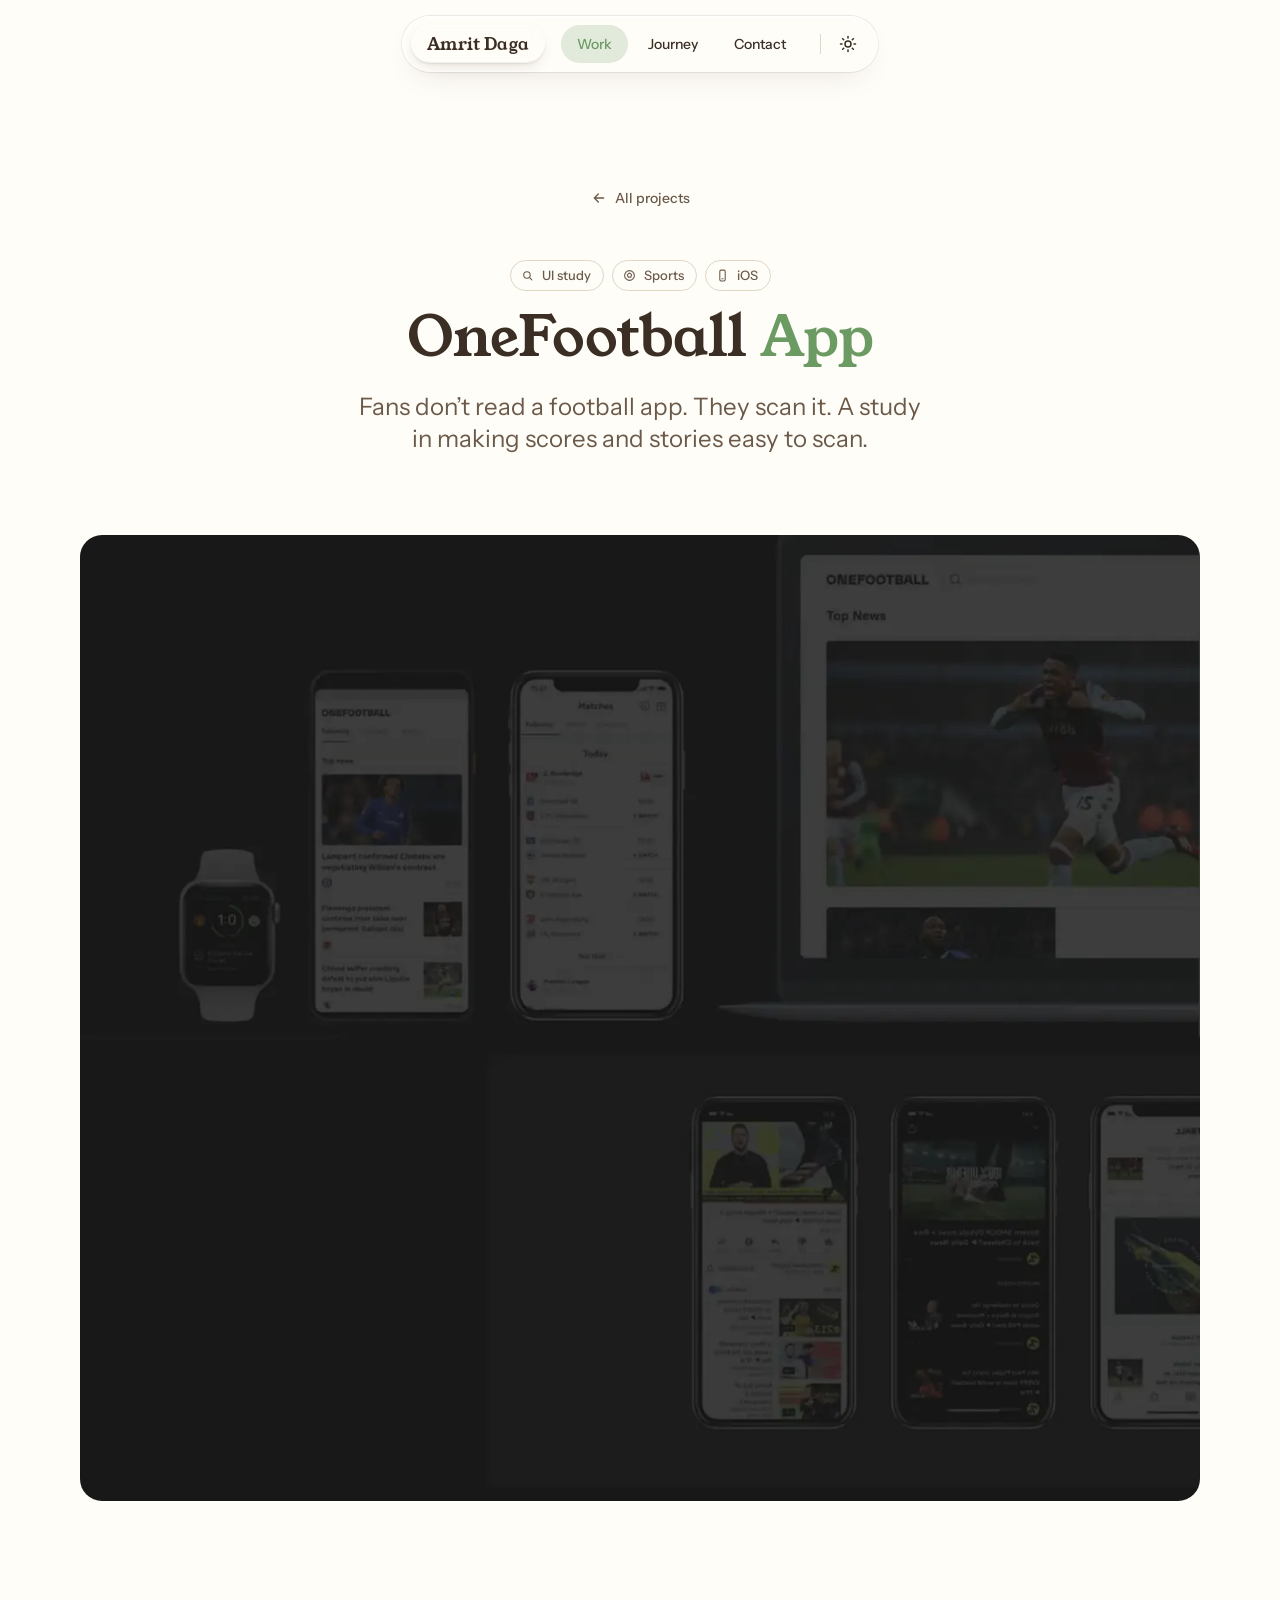
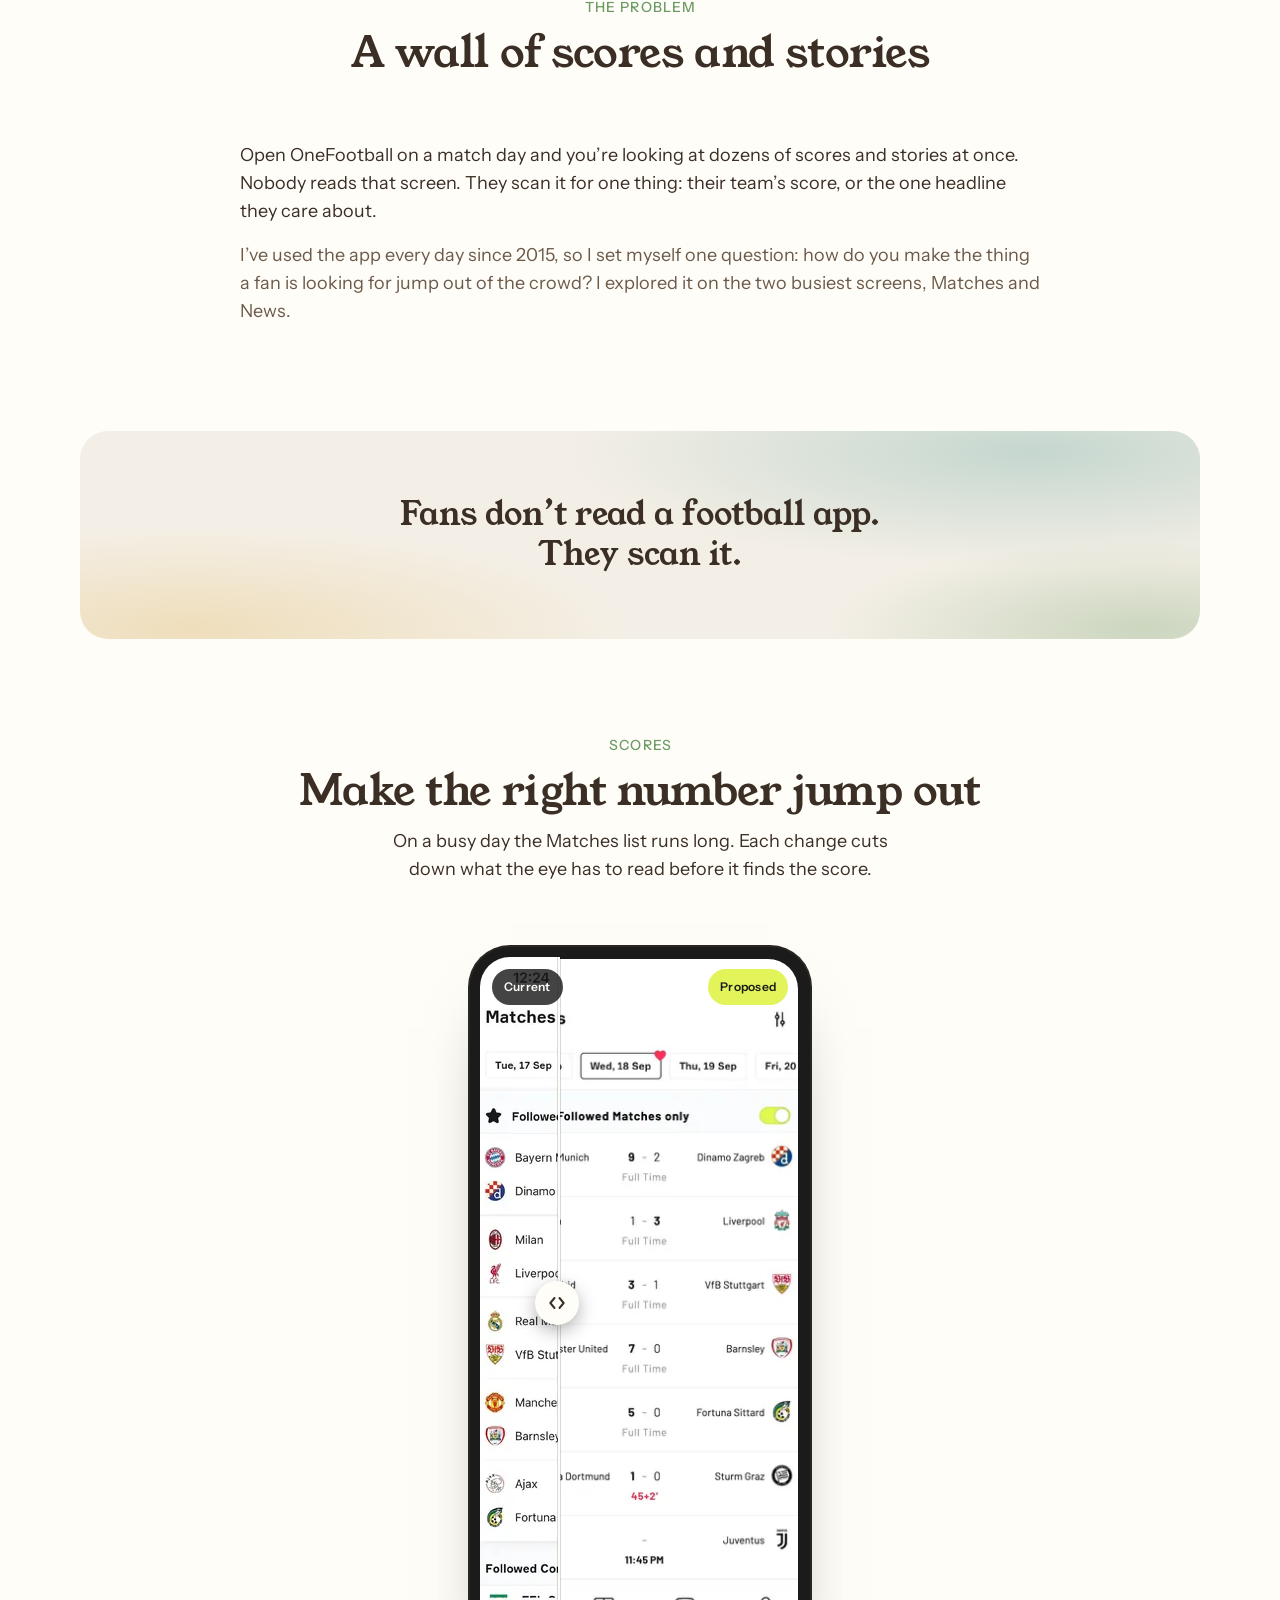
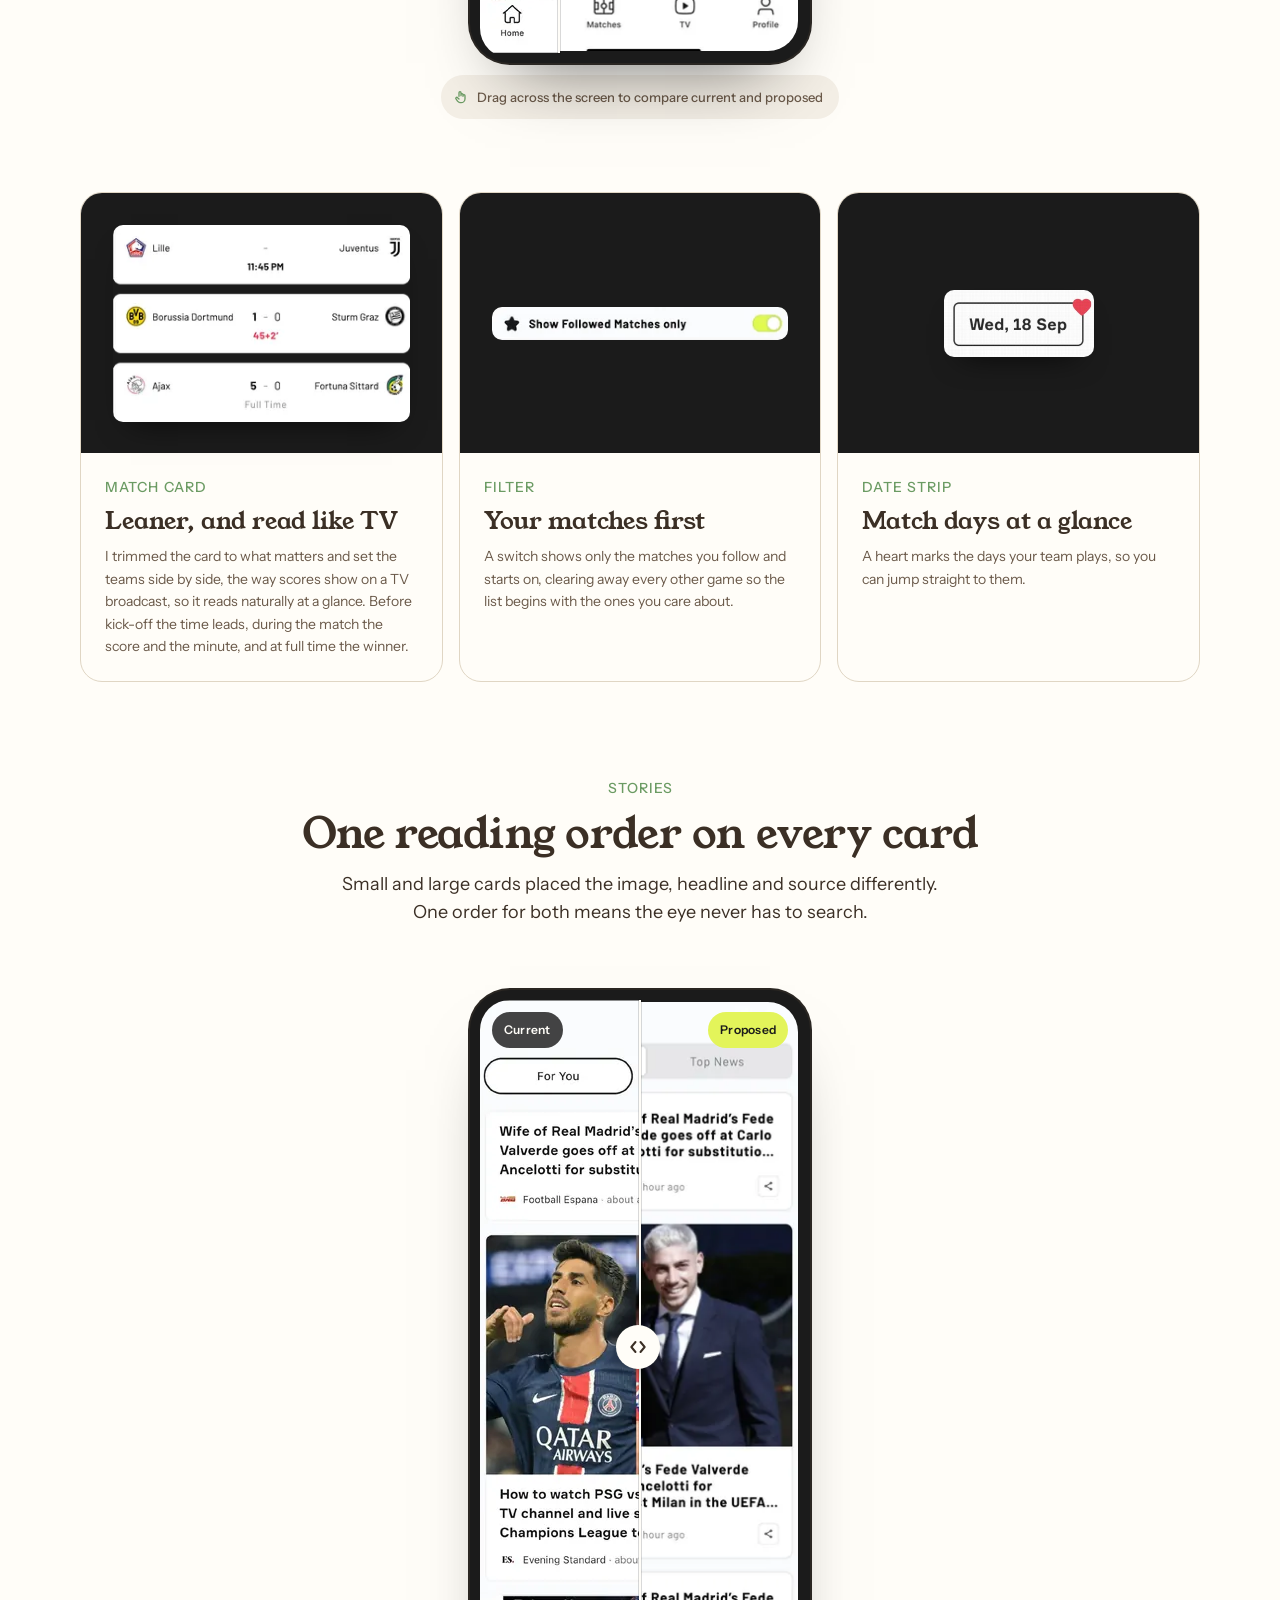
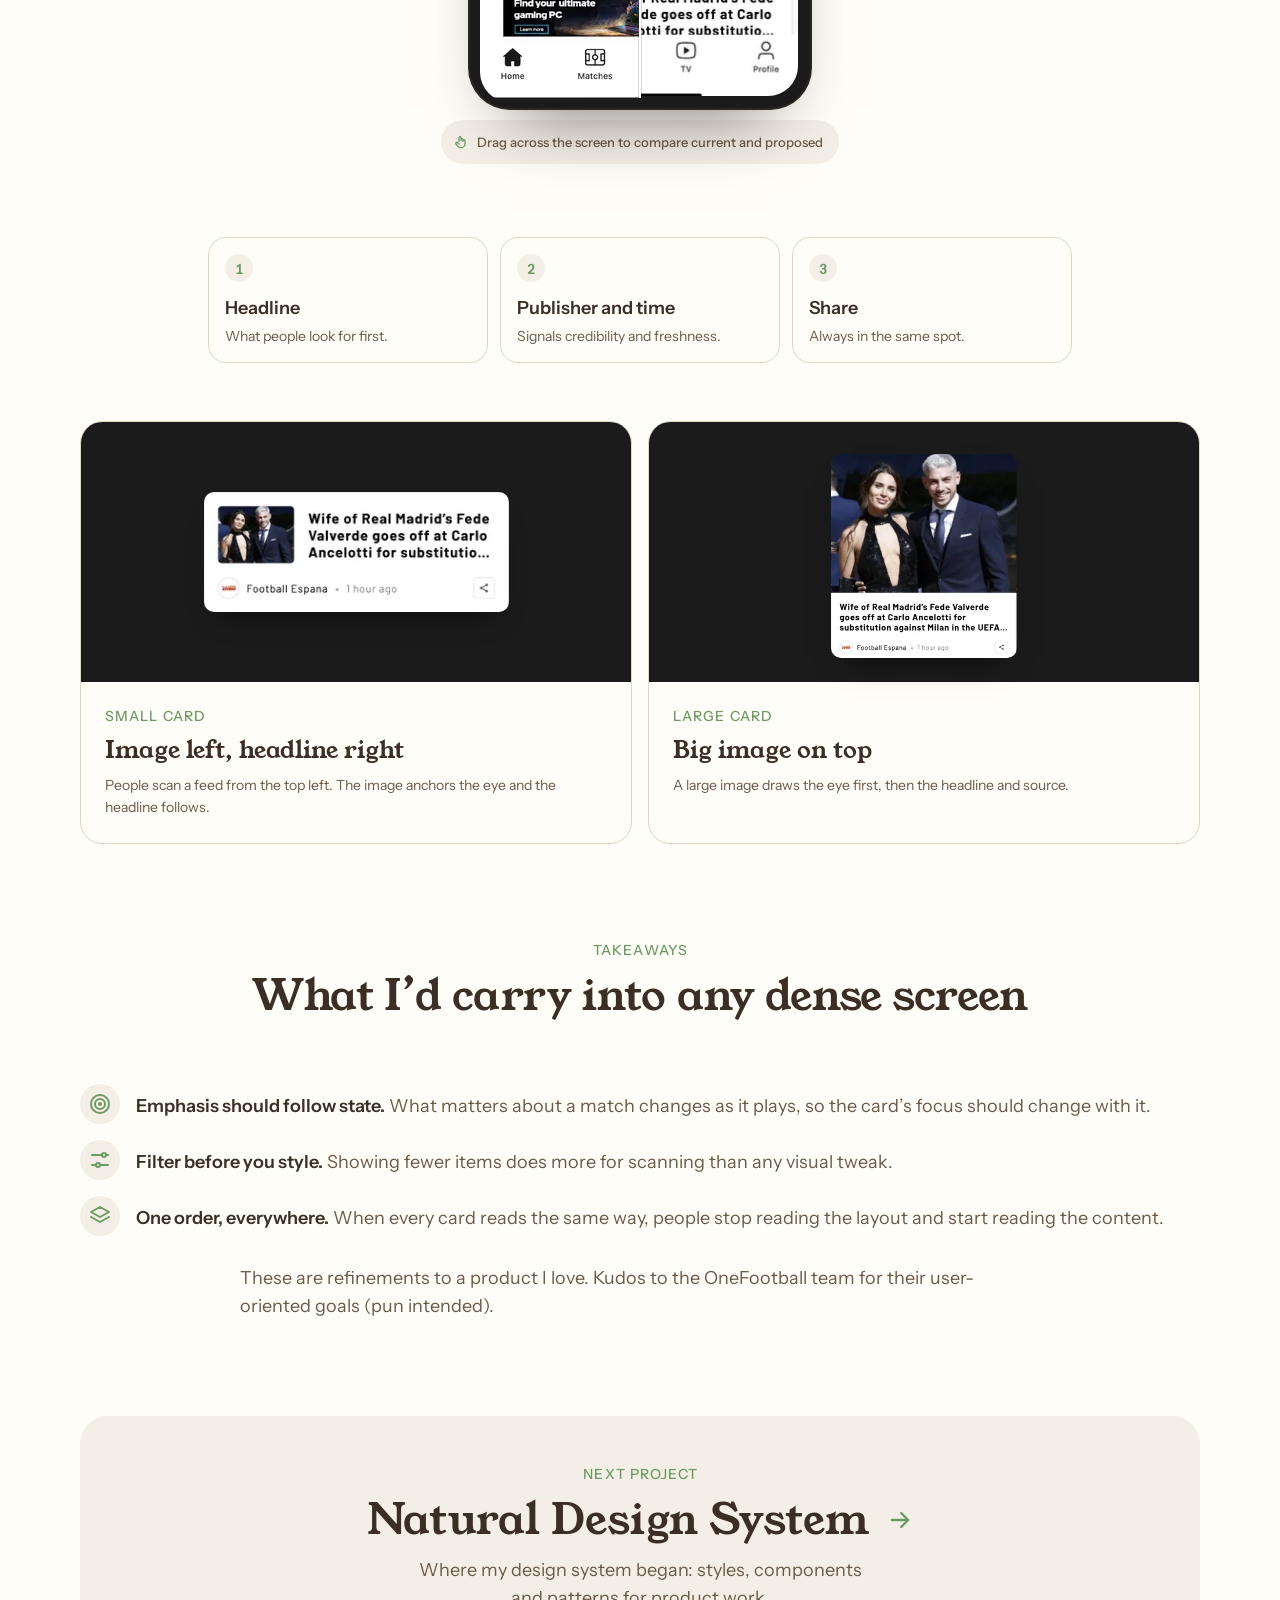
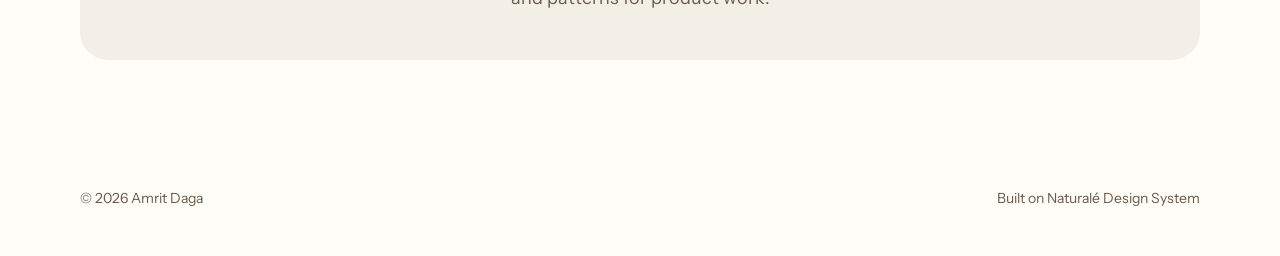
<file: work/onefootball.html>
<!doctype html>
<html lang="en">
<head>
<meta charset="utf-8">
<meta name="viewport" content="width=device-width, initial-scale=1, viewport-fit=cover">
<meta name="claude:viewport-fit-sides" content="cover">
<title>OneFootball App · Amrit Daga</title>
<meta name="description" content="UI study: making OneFootball’s scores and news easy to scan.">
<link rel="icon" type="image/png" sizes="32x32" href="../favicon-32.png">
<link rel="icon" type="image/png" sizes="192x192" href="../icon-192.png">
<link rel="apple-touch-icon" href="../apple-touch-icon.png">
<meta name="theme-color" content="#FFFDF8">
<meta property="og:type" content="website">
<meta property="og:site_name" content="Amrit Daga">
<meta property="og:title" content="OneFootball App · Amrit Daga">
<meta property="og:description" content="UI study: making OneFootball’s scores and news easy to scan.">
<meta property="og:image" content="https://amritdaga.com/og-image.png?v=2">
<meta property="og:image:width" content="1200">
<meta property="og:image:height" content="630">
<meta property="og:image:alt" content="Amrit Daga: I care about systems, craft and the people behind the pixels.">
<meta name="twitter:card" content="summary_large_image">
<link rel="preconnect" href="https://fonts.googleapis.com">
<link rel="preconnect" href="https://fonts.gstatic.com" crossorigin>
<link rel="stylesheet" href="https://fonts.googleapis.com/css2?family=Young+Serif&family=Instrument+Sans:ital,wght@0,400..700;1,400..700&display=swap">
<link rel="stylesheet" href="../css/case.css?v=20261119102633">
<script>(function () { var t = null; try { t = sessionStorage.getItem('ad-theme'); localStorage.removeItem('ad-theme'); } catch (e) {} if (t !== 'light' && t !== 'dark') { var h = new Date().getHours(); t = h >= 6 && h < 18 ? 'light' : 'dark'; } document.documentElement.setAttribute('data-theme', t); })(); /* day or night follows the visitor's own clock unless they switch it this visit */</script>
</head>
<body>

<header class="top">
  <div class="wrap">
    <nav class="glass" aria-label="Main">
      <a class="mark" href="../index.html" aria-label="Amrit Daga, home"><span class="full">Amrit Daga</span><span class="mono" aria-hidden="true">AD</span></a>
      <a class="on" href="../index.html#projects" aria-current="true">Work</a>
      <a href="../index.html#journey">Journey</a>
      <a class="contact" href="../index.html#contact" aria-label="Contact"><span class="lbl">Contact</span><svg viewBox="0 0 24 24" fill="none" stroke="currentColor" stroke-width="2" stroke-linecap="round" stroke-linejoin="round" aria-hidden="true" class="nav-ico"><rect x="3" y="5" width="18" height="14" rx="2.5"/><path d="M4 7l8 6 8-6"/></svg></a>
      <div class="wxctl"><span class="nav-sep" aria-hidden="true"></span><div class="theme" id="theme"><span class="knob" aria-hidden="true"></span><button type="button" class="t-light" aria-checked="true" aria-label="Light mode"><svg class="sun" viewBox="0 0 24 24" fill="none" stroke="currentColor" stroke-width="2" stroke-linecap="round" aria-hidden="true"><circle cx="12" cy="12" r="4"/><path d="M12 2v2M12 20v2M4.9 4.9l1.4 1.4M17.7 17.7l1.4 1.4M2 12h2M20 12h2M4.9 19.1l1.4-1.4M17.7 6.3l1.4-1.4"/></svg></button><button type="button" class="t-dark" aria-checked="false" aria-label="Dark mode"><svg class="moon" viewBox="0 0 24 24" fill="none" stroke="currentColor" stroke-width="2" stroke-linecap="round" stroke-linejoin="round" aria-hidden="true"><path d="M20 14.5A8 8 0 1 1 9.5 4a6.5 6.5 0 0 0 10.5 10.5z"/></svg></button></div><span class="wx-ghost" id="wx-ghost" aria-hidden="true"></span></div>
    </nav>
  </div>
</header>
<script>/* arriving from the homepage: show its weather icon for a moment, then fold it away so the bar tightens smoothly */(function () { try { var nv = performance.getEntriesByType && performance.getEntriesByType('navigation')[0]; if (nv && nv.type === 'reload') return; var r = document.referrer && new URL(document.referrer); if (!r || r.origin !== location.origin || !/\/(index\.html)?$/.test(r.pathname)) return; var I = {"clear": "<path d=\"M2.5 18.5h19\"/><path d=\"M6 18.5a6 6 0 0 1 12 0\"/><path d=\"M12 6.5v2.2M5.3 9.8l1.5 1.5M18.7 9.8l-1.5 1.5\"/>", "rain": "<path d=\"M7 14.5h10a3.5 3.5 0 0 0 .4-7A5.3 5.3 0 0 0 6.6 7.2a3.6 3.6 0 0 0 .4 7.3z\"/><path d=\"M8.5 18l-1 2.5M12.5 18l-1 2.5M16.5 18l-1 2.5\"/>", "snow": "<path d=\"M12 3v18M4.2 7.5l15.6 9M4.2 16.5l15.6-9M9.5 4.5L12 6l2.5-1.5M9.5 19.5L12 18l2.5 1.5\"/>"}, k = sessionStorage.getItem('ad-sky-cur'), g = document.getElementById('wx-ghost'); if (!g) return; g.innerHTML = '<svg viewBox="0 0 24 24" aria-hidden="true">' + (I[k] || I.clear) + '</svg>'; g.classList.add('in'); requestAnimationFrame(function () { requestAnimationFrame(function () { setTimeout(function () { g.classList.remove('in'); }, 120); }); }); } catch (e) {} })();</script>

<main>
  <section class="hero">
    <div class="wrap">
      <a class="back" href="../index.html#projects"><svg viewBox="0 0 24 24" fill="none" stroke="currentColor" stroke-width="2" stroke-linecap="round" stroke-linejoin="round" aria-hidden="true"><path d="M19 12H5M11 6l-6 6 6 6"/></svg>All projects</a>
      <ul class="chips"><li class="chip "><svg viewBox="0 0 24 24" fill="none" stroke="currentColor" stroke-width="2" stroke-linecap="round" stroke-linejoin="round" aria-hidden="true"><circle cx="11" cy="11" r="6"/><path d="M20 20l-4.5-4.5"/></svg>UI study</li><li class="chip "><svg viewBox="0 0 24 24" fill="none" stroke="currentColor" stroke-width="2" stroke-linecap="round" stroke-linejoin="round" aria-hidden="true"><circle cx="12" cy="12" r="9"/><path d="M12 7.5l4 2.9-1.5 4.6h-5L8 10.4z"/></svg>Sports</li><li class="chip "><svg viewBox="0 0 24 24" fill="none" stroke="currentColor" stroke-width="2" stroke-linecap="round" stroke-linejoin="round" aria-hidden="true"><rect x="7" y="2" width="10" height="20" rx="2.5"/><path d="M11 18h2"/></svg>iOS</li></ul>
      <h1>OneFootball <em>App</em></h1>
      <p class="lead">Fans don’t read a football app. They scan it. A study in making scores and stories easy to scan.</p>
      
    </div>
  </section>

  <div class="wrap cover">
    <img src="../img/of-hero.jpg" srcset="../img/of-hero-160.webp 160w, ../img/of-hero-240.webp 240w, ../img/of-hero-320.webp 320w, ../img/of-hero-480.webp 480w, ../img/of-hero-640.webp 640w, ../img/of-hero-960.webp 960w, ../img/of-hero-1280.webp 1280w, ../img/of-hero-1600.webp 1600w, ../img/of-hero-2000.webp 2000w, ../img/of-hero-2400.webp 2400w" sizes="(max-width: 760px) 92vw, 1120px" width="2400" height="2070" alt="OneFootball UX case study cover with a phone showing the app logo" fetchpriority="high">
  </div>

  <section class="sec">
    <div class="wrap"><div class="sec-head"><p class="eyebrow">The problem</p><h2>A wall of scores and stories</h2></div><div class="stack"><div class="prose"><p>Open OneFootball on a match day and you’re looking at dozens of scores and stories at once. Nobody reads that screen. They scan it for one thing: their team’s score, or the one headline they care about.</p><p class="muted">I’ve used the app every day since 2015, so I set myself one question: how do you make the thing a fan is looking for jump out of the crowd? I explored it on the two busiest screens, Matches and News.</p></div><div class="pull-box moralbox"><p class="scene">Fans don’t read a football app.<br><b>They scan it.</b></p></div></div></div>
  </section>
  <section class="sec">
    <div class="wrap"><div class="sec-head"><p class="eyebrow">Scores</p><h2>Make the right number jump out</h2><p class="muted">On a busy day the Matches list runs long. Each change cuts down what the eye has to read before it finds the score.</p></div><div class="stack"><div class="ba-wrap"><div class="ba" style="--pos:50%"><img class="ba-new" src="../img/of-m-new.jpg" srcset="../img/of-m-new-160.webp 160w, ../img/of-m-new-240.webp 240w, ../img/of-m-new-320.webp 320w, ../img/of-m-new-480.webp 480w, ../img/of-m-new-640.webp 640w, ../img/of-m-new-960.webp 960w, ../img/of-m-new-1098.webp 1098w" sizes="(max-width: 760px) 82vw, 320px" width="1098" height="2407" alt="Proposed matches list with horizontal cards and a followed-only switch" loading="lazy"><div class="ba-old"><img src="../img/of-m-cur.jpg" srcset="../img/of-m-cur-160.webp 160w, ../img/of-m-cur-240.webp 240w, ../img/of-m-cur-320.webp 320w, ../img/of-m-cur-480.webp 480w, ../img/of-m-cur-640.webp 640w, ../img/of-m-cur-960.webp 960w, ../img/of-m-cur-1098.webp 1098w" sizes="(max-width: 760px) 82vw, 320px" width="1098" height="2407" alt="Current OneFootball matches list" loading="lazy"></div><span class="ba-line" aria-hidden="true"><span class="ba-knob"><svg viewBox="0 0 24 24" fill="none" stroke="currentColor" stroke-width="2.4" stroke-linecap="round" stroke-linejoin="round"><path d="M9 6l-5 6 5 6M15 6l5 6-5 6"/></svg></span></span><span class="ba-lab l">Current</span><span class="ba-lab r">Proposed</span><input class="ba-range" type="range" min="0" max="100" value="50" aria-label="Compare the current and proposed design"></div><p class="hint"><svg width="16" height="16" viewBox="0 0 24 24" fill="none" stroke="currentColor" stroke-width="2" stroke-linecap="round" stroke-linejoin="round" aria-hidden="true"><path d="M9 11V5.5a1.5 1.5 0 0 1 3 0V10m0-1.5a1.5 1.5 0 0 1 3 0V11m0-1a1.5 1.5 0 0 1 3 0v4.5a6 6 0 0 1-6 6h-.6a6 6 0 0 1-4.6-2.2L4.6 15a1.5 1.5 0 0 1 2.3-2L9 15"/></svg><span>Drag across the screen to compare current and proposed</span></p></div><ul class="chgs three"><li class="chg"><div class="chg-img"><img src="../img/of-m-states.png" srcset="../img/of-m-states-160.webp 160w, ../img/of-m-states-240.webp 240w, ../img/of-m-states-320.webp 320w, ../img/of-m-states-480.webp 480w, ../img/of-m-states-640.webp 640w, ../img/of-m-states-960.webp 960w, ../img/of-m-states-1098.webp 1098w" sizes="(max-width: 760px) 77vw, 305px" width="1098" height="729" alt="Match card: leaner, with teams side by side like a TV scoreline" loading="lazy"></div><div class="chg-txt"><p class="eyebrow">Match card</p><h3>Leaner, and read like TV</h3><p>I trimmed the card to what matters and set the teams side by side, the way scores show on a TV broadcast, so it reads naturally at a glance. Before kick-off the time leads, during the match the score and the minute, and at full time the winner.</p></div></li><li class="chg"><div class="chg-img"><img src="../img/of-m-switch.png" srcset="../img/of-m-switch-160.webp 160w, ../img/of-m-switch-240.webp 240w, ../img/of-m-switch-320.webp 320w, ../img/of-m-switch-480.webp 480w, ../img/of-m-switch-640.webp 640w, ../img/of-m-switch-960.webp 960w, ../img/of-m-switch-1092.webp 1092w" sizes="(max-width: 760px) 77vw, 305px" width="1092" height="118" alt="Filter: Your matches first" loading="lazy"></div><div class="chg-txt"><p class="eyebrow">Filter</p><h3>Your matches first</h3><p>A switch shows only the matches you follow and starts on, clearing away every other game so the list begins with the ones you care about.</p></div></li><li class="chg"><div class="chg-img"><img src="../img/of-m-fav.png" width="272" height="120" alt="Date strip: Match days at a glance" loading="lazy" style="width:150px"></div><div class="chg-txt"><p class="eyebrow">Date strip</p><h3>Match days at a glance</h3><p>A heart marks the days your team plays, so you can jump straight to them.</p></div></li></ul></div></div>
  </section>
  <section class="sec">
    <div class="wrap"><div class="sec-head"><p class="eyebrow">Stories</p><h2>One reading order on every card</h2><p class="muted">Small and large cards placed the image, headline and source differently. One order for both means the eye never has to search.</p></div><div class="stack"><div class="ba-wrap"><div class="ba" style="--pos:50%"><img class="ba-new" src="../img/of-n-new.jpg" srcset="../img/of-n-new-160.webp 160w, ../img/of-n-new-240.webp 240w, ../img/of-n-new-320.webp 320w, ../img/of-n-new-480.webp 480w, ../img/of-n-new-640.webp 640w, ../img/of-n-new-960.webp 960w, ../img/of-n-new-1097.webp 1097w" sizes="(max-width: 760px) 82vw, 320px" width="1097" height="2408" alt="Proposed news feed with consistent small and large cards" loading="lazy"><div class="ba-old"><img src="../img/of-n-cur.jpg" srcset="../img/of-n-cur-160.webp 160w, ../img/of-n-cur-240.webp 240w, ../img/of-n-cur-320.webp 320w, ../img/of-n-cur-480.webp 480w, ../img/of-n-cur-640.webp 640w, ../img/of-n-cur-960.webp 960w, ../img/of-n-cur-1097.webp 1097w" sizes="(max-width: 760px) 82vw, 320px" width="1097" height="2408" alt="Current OneFootball news feed" loading="lazy"></div><span class="ba-line" aria-hidden="true"><span class="ba-knob"><svg viewBox="0 0 24 24" fill="none" stroke="currentColor" stroke-width="2.4" stroke-linecap="round" stroke-linejoin="round"><path d="M9 6l-5 6 5 6M15 6l5 6-5 6"/></svg></span></span><span class="ba-lab l">Current</span><span class="ba-lab r">Proposed</span><input class="ba-range" type="range" min="0" max="100" value="50" aria-label="Compare the current and proposed design"></div><p class="hint"><svg width="16" height="16" viewBox="0 0 24 24" fill="none" stroke="currentColor" stroke-width="2" stroke-linecap="round" stroke-linejoin="round" aria-hidden="true"><path d="M9 11V5.5a1.5 1.5 0 0 1 3 0V10m0-1.5a1.5 1.5 0 0 1 3 0V11m0-1a1.5 1.5 0 0 1 3 0v4.5a6 6 0 0 1-6 6h-.6a6 6 0 0 1-4.6-2.2L4.6 15a1.5 1.5 0 0 1 2.3-2L9 15"/></svg><span>Drag across the screen to compare current and proposed</span></p></div><ol class="order"><li><b>Headline</b><span>What people look for first.</span></li><li><b>Publisher and time</b><span>Signals credibility and freshness.</span></li><li><b>Share</b><span>Always in the same spot.</span></li></ol><ul class="chgs"><li class="chg"><div class="chg-img"><img src="../img/of-n-small.png" srcset="../img/of-n-small-160.webp 160w, ../img/of-n-small-240.webp 240w, ../img/of-n-small-320.webp 320w, ../img/of-n-small-480.webp 480w, ../img/of-n-small-640.webp 640w, ../img/of-n-small-960.webp 960w, ../img/of-n-small-1029.webp 1029w" sizes="(max-width: 760px) 77vw, 305px" width="1029" height="405" alt="Small card: Image left, headline right" loading="lazy"></div><div class="chg-txt"><p class="eyebrow">Small card</p><h3>Image left, headline right</h3><p>People scan a feed from the top left. The image anchors the eye and the headline follows.</p></div></li><li class="chg"><div class="chg-img"><img src="../img/of-n-large.jpg" srcset="../img/of-n-large-160.webp 160w, ../img/of-n-large-240.webp 240w, ../img/of-n-large-320.webp 320w, ../img/of-n-large-480.webp 480w, ../img/of-n-large-640.webp 640w, ../img/of-n-large-960.webp 960w, ../img/of-n-large-1031.webp 1031w" sizes="(max-width: 760px) 77vw, 305px" width="1031" height="1135" alt="Large card: Big image on top" loading="lazy"></div><div class="chg-txt"><p class="eyebrow">Large card</p><h3>Big image on top</h3><p>A large image draws the eye first, then the headline and source.</p></div></li></ul></div></div>
  </section>
  <section class="sec">
    <div class="wrap"><div class="sec-head"><p class="eyebrow">Takeaways</p><h2>What I’d carry into any dense screen</h2></div><ul class="ipoints"><li><svg viewBox="0 0 24 24" fill="none" stroke="currentColor" stroke-width="2" stroke-linecap="round" stroke-linejoin="round" aria-hidden="true"><circle cx="12" cy="12" r="9"/><circle cx="12" cy="12" r="5"/><circle cx="12" cy="12" r="1"/></svg><span><b>Emphasis should follow state.</b> What matters about a match changes as it plays, so the card’s focus should change with it.</span></li><li><svg viewBox="0 0 24 24" fill="none" stroke="currentColor" stroke-width="2" stroke-linecap="round" stroke-linejoin="round" aria-hidden="true"><path d="M4 7h10M18 7h2M4 17h4M12 17h8"/><circle cx="16" cy="7" r="2"/><circle cx="10" cy="17" r="2"/></svg><span><b>Filter before you style.</b> Showing fewer items does more for scanning than any visual tweak.</span></li><li><svg viewBox="0 0 24 24" fill="none" stroke="currentColor" stroke-width="2" stroke-linecap="round" stroke-linejoin="round" aria-hidden="true"><path d="M12 3l9 5-9 5-9-5z"/><path d="M3 13l9 5 9-5"/></svg><span><b>One order, everywhere.</b> When every card reads the same way, people stop reading the layout and start reading the content.</span></li></ul><div class="prose" style="margin-top:28px"><p class="muted">These are refinements to a product I love. Kudos to the OneFootball team for their user-oriented goals (pun intended).</p></div></div>
  </section>

  <section class="sec">
    <div class="wrap">
      <a class="next" href="natural-ds-v1.html">
        <span class="eyebrow">Next project</span>
        <span class="t">Natural Design System<svg viewBox="0 0 24 24" fill="none" stroke="currentColor" stroke-width="2" stroke-linecap="round" stroke-linejoin="round" aria-hidden="true"><path d="M5 12h14M13 6l6 6-6 6"/></svg></span>
        <p>Where my design system began: styles, components and patterns for product work.</p>
      </a>
    </div>
  </section>
</main>

<footer>
  <div class="wrap">
    <span class="meta">© 2026 Amrit Daga</span>
    <span class="meta">Built on Naturalé Design System</span>
  </div>
</footer>
<script src="../js/case.js?v=20261124180553"></script>
</body>
</html>
</file>
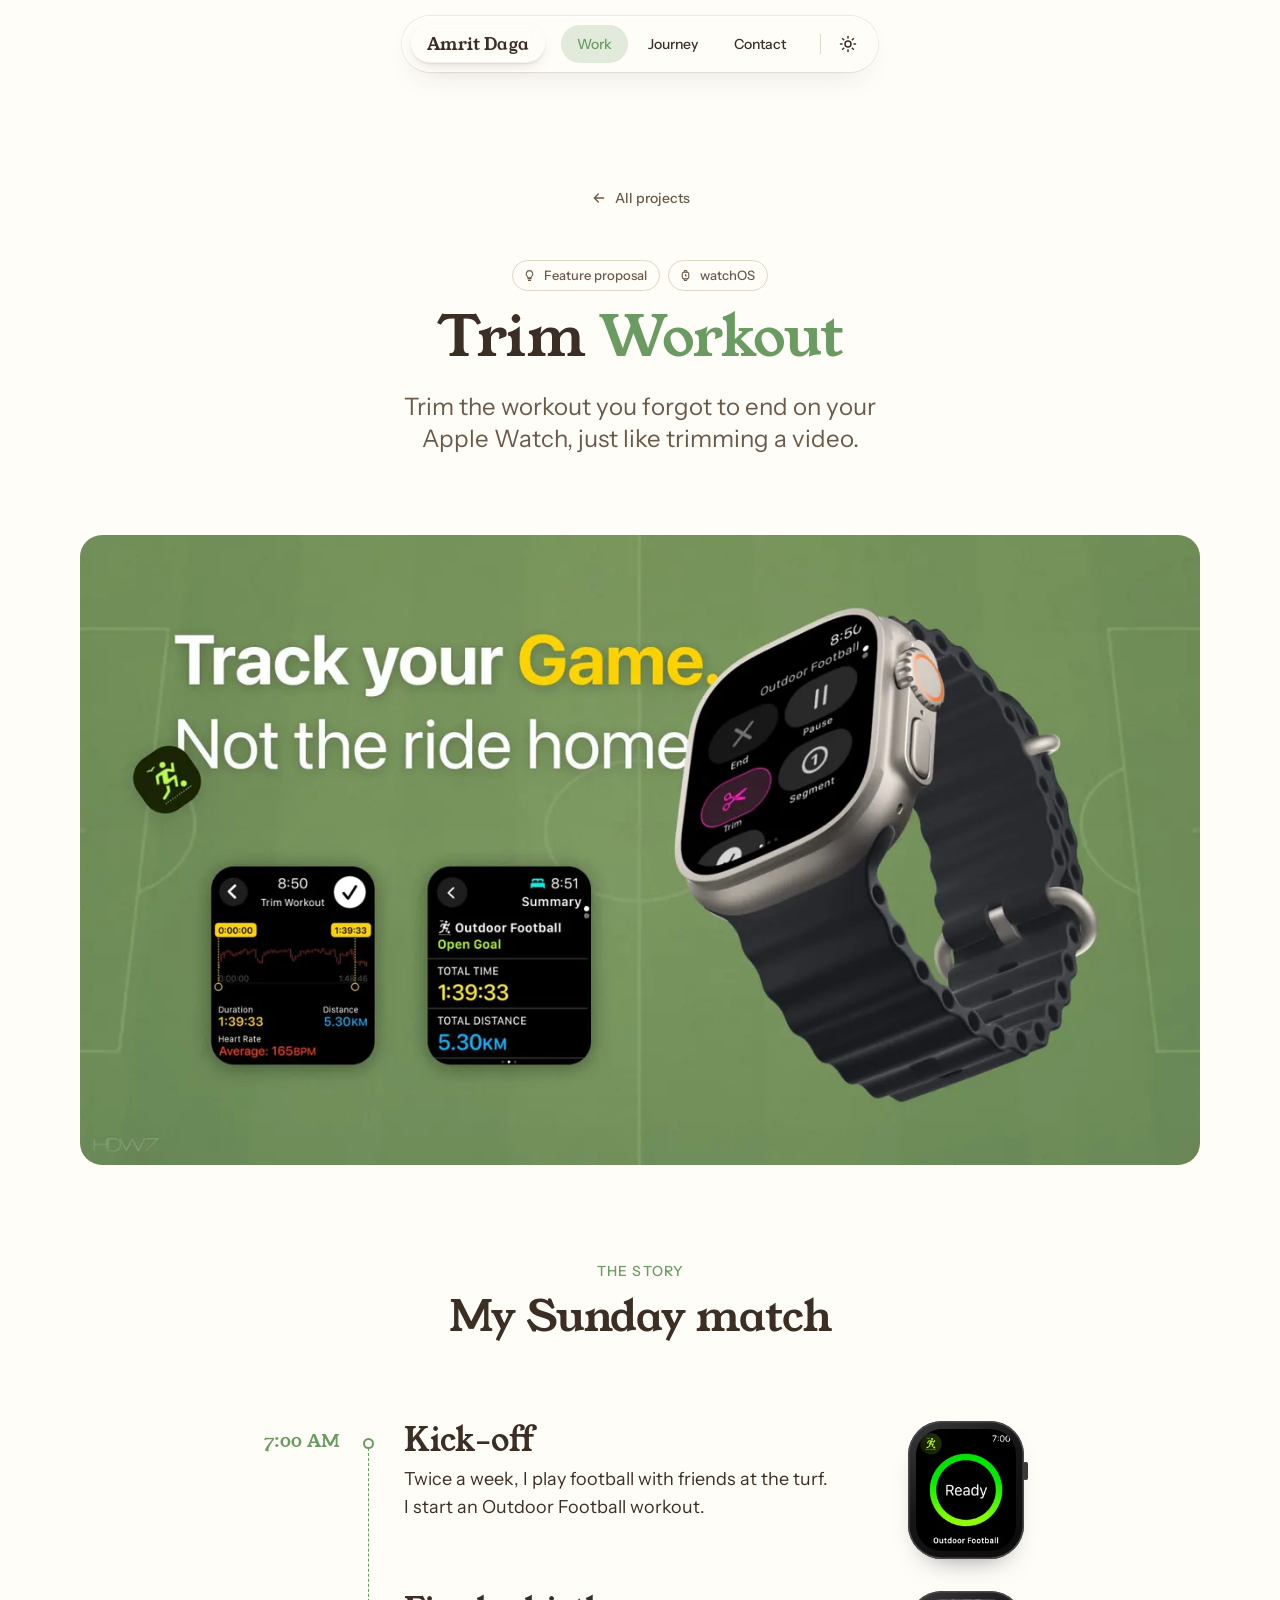
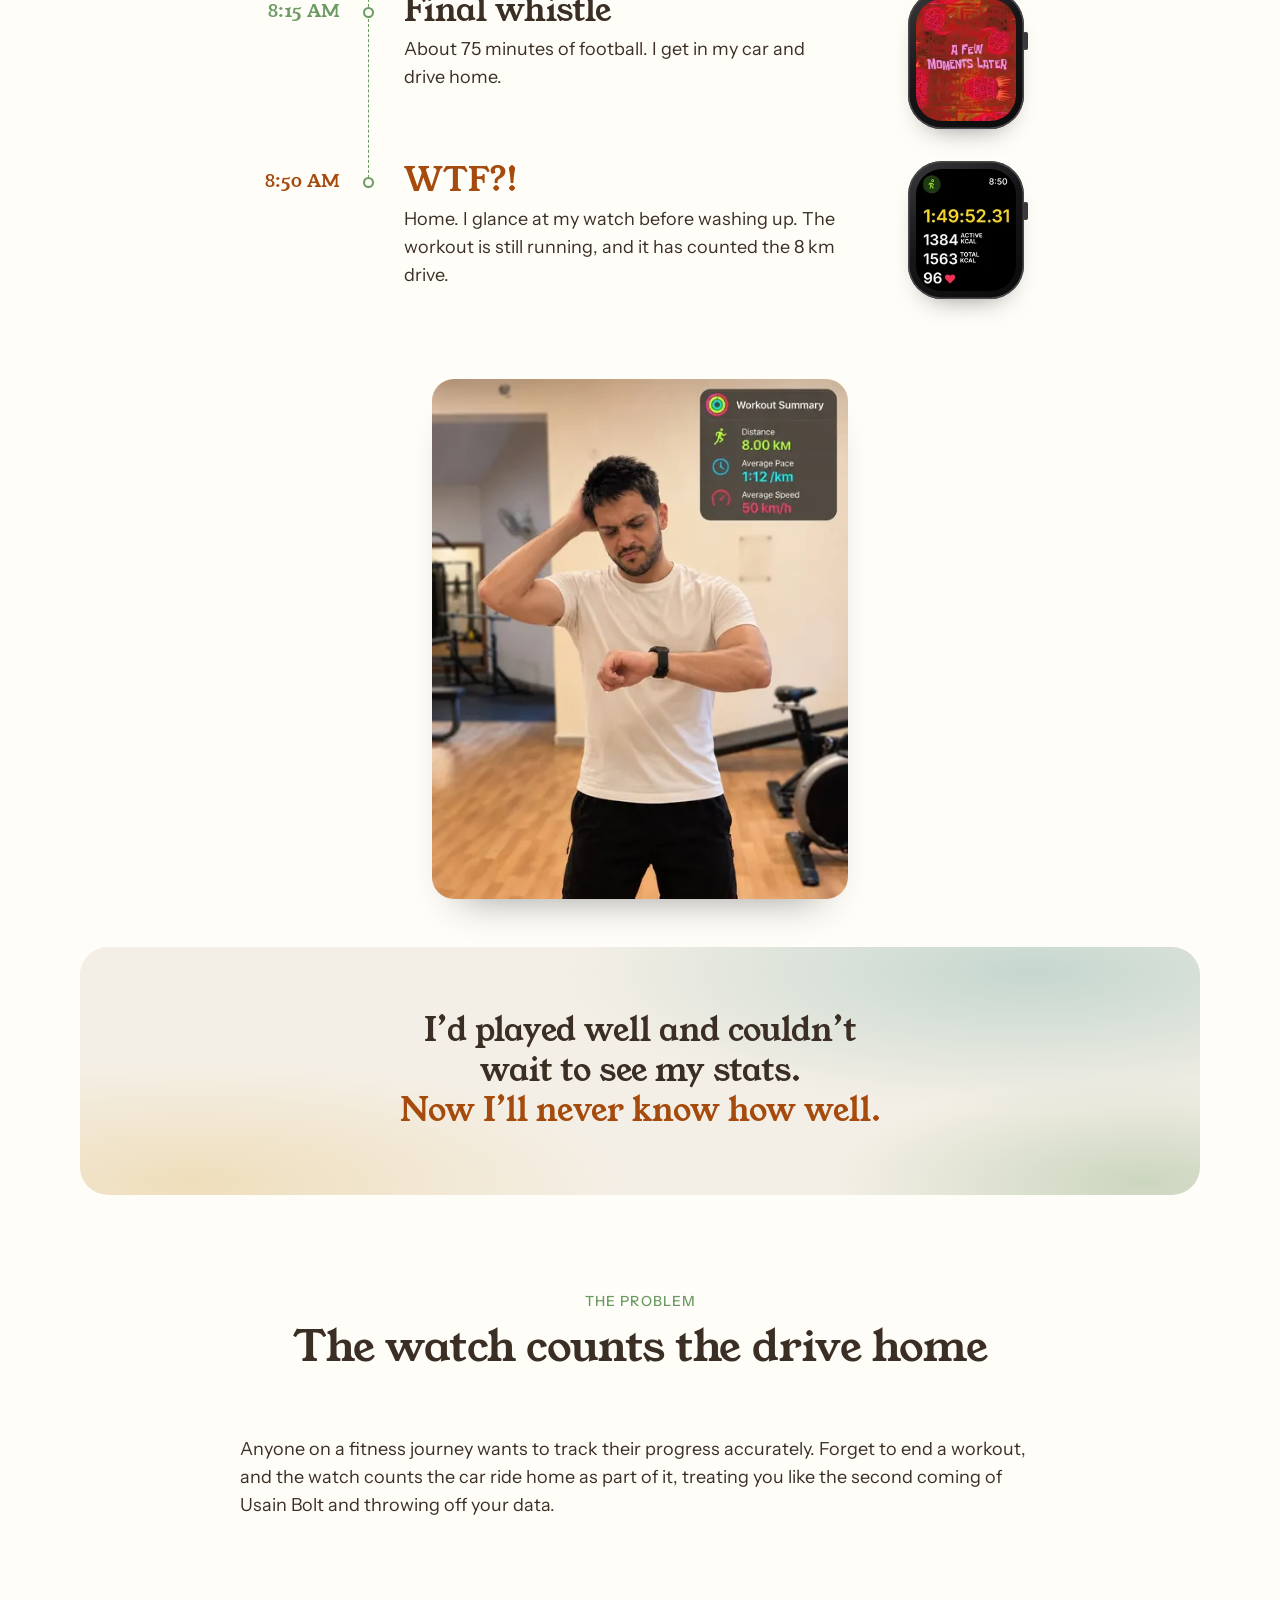
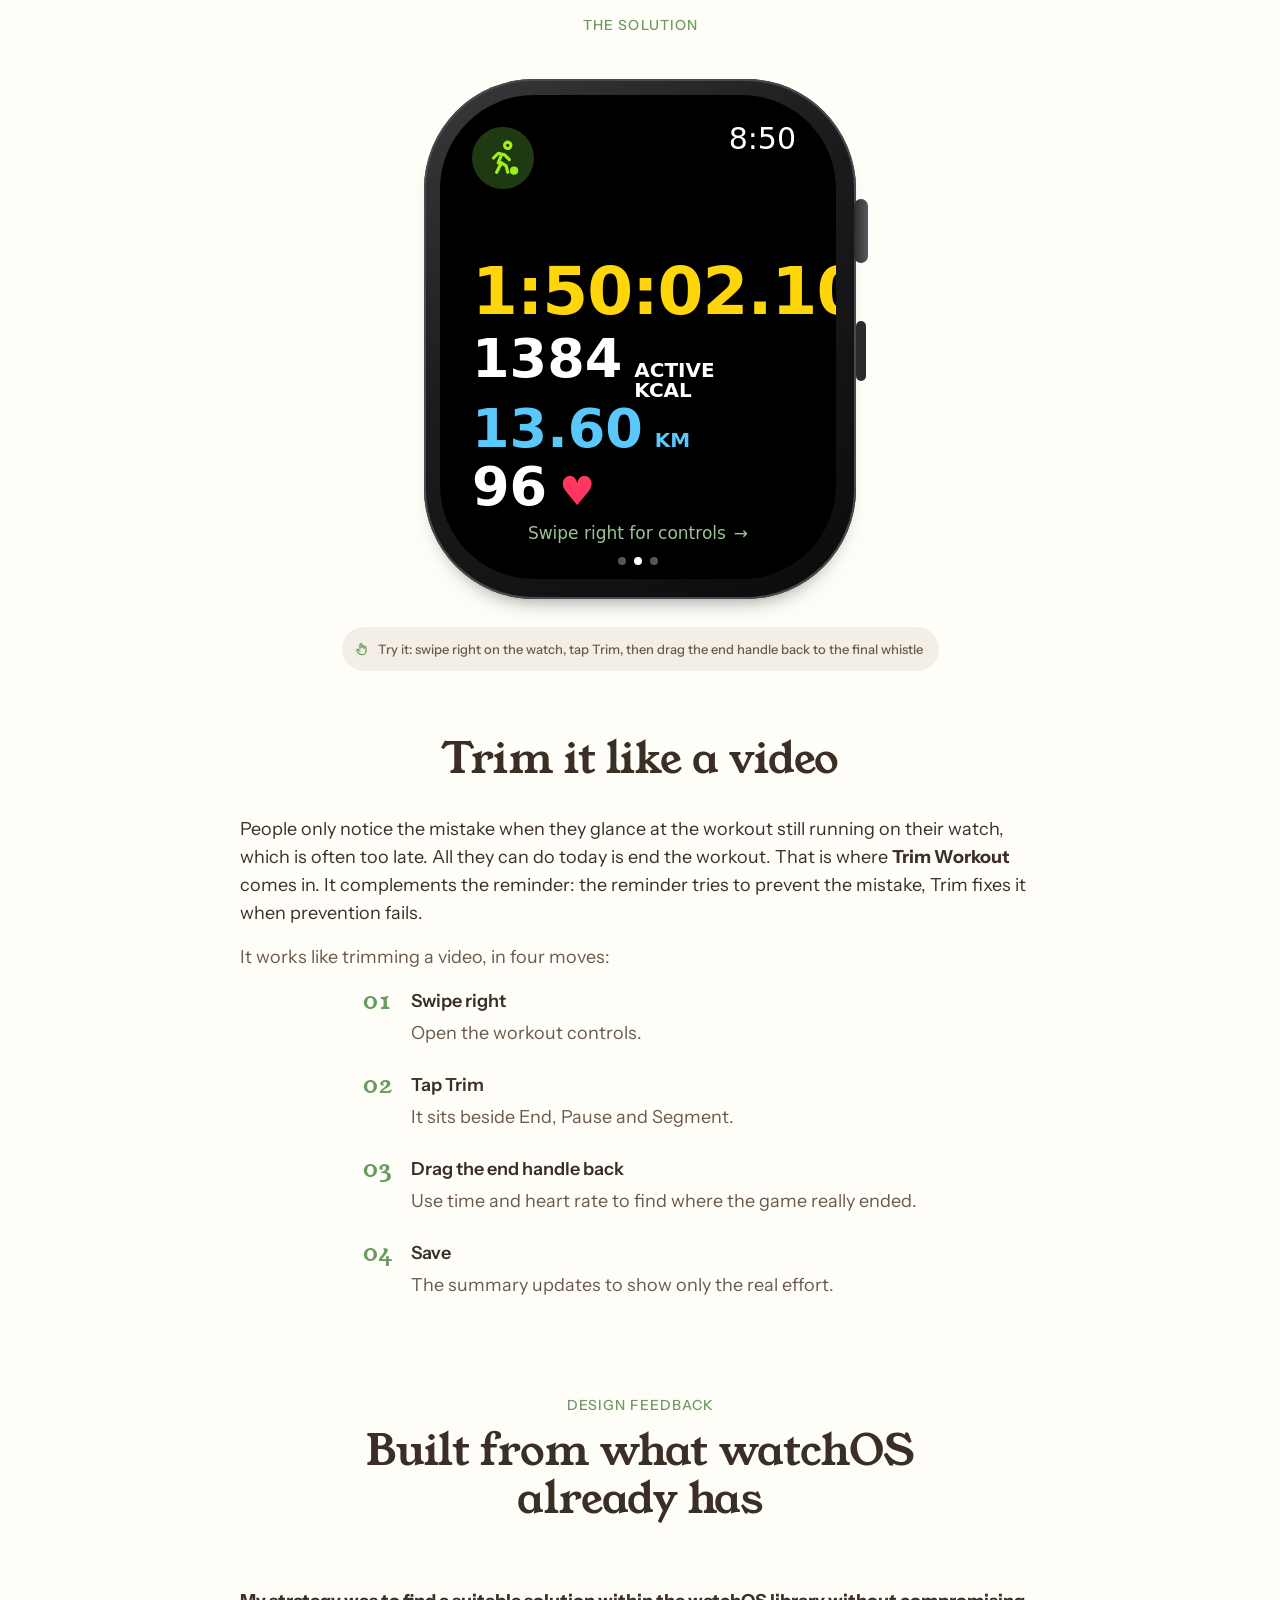
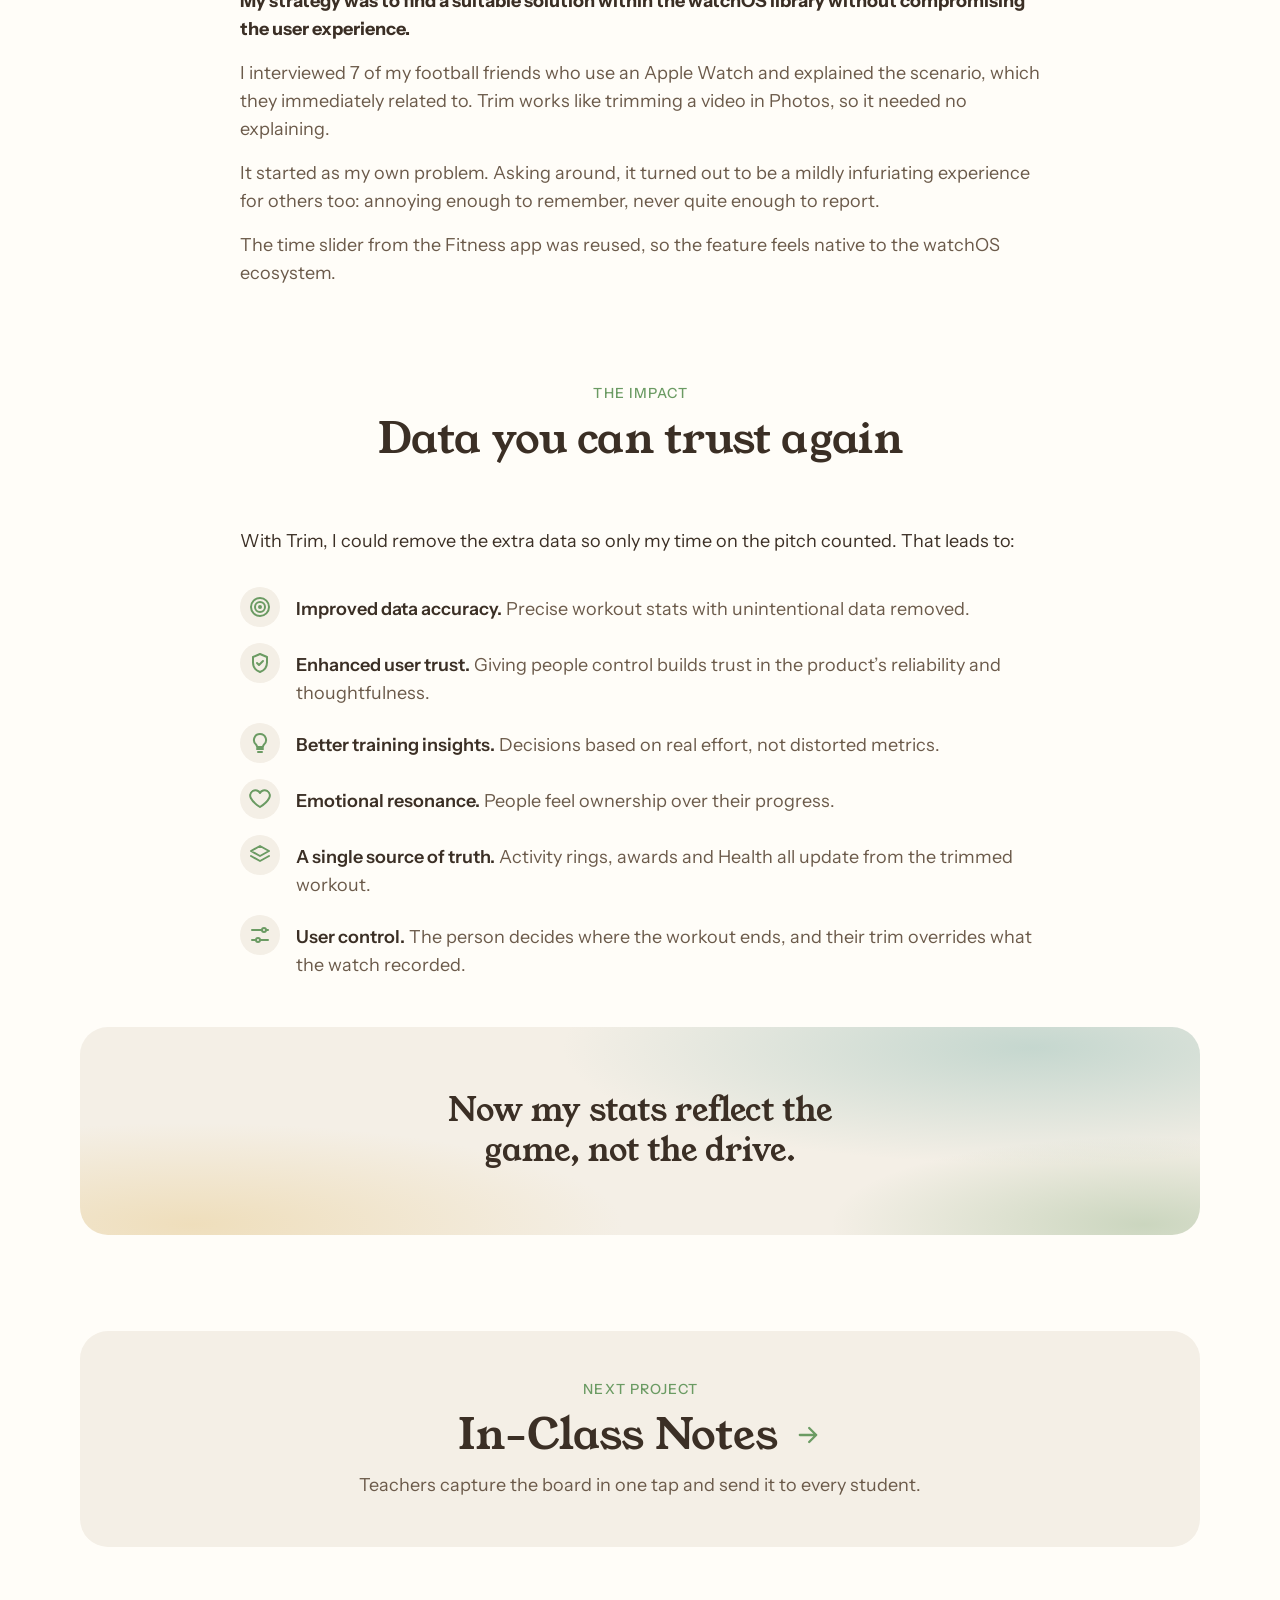
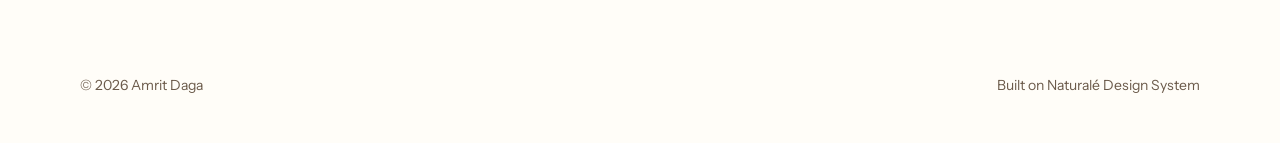
<file: work/trim-workout.html>
<!doctype html>
<html lang="en">
<head>
<meta charset="utf-8">
<meta name="viewport" content="width=device-width, initial-scale=1, viewport-fit=cover">
<meta name="claude:viewport-fit-sides" content="cover">
<title>Trim Workout · Amrit Daga</title>
<meta name="description" content="Feature proposal: trim the end of an Apple Watch workout you forgot to stop.">
<link rel="icon" type="image/png" sizes="32x32" href="../favicon-32.png">
<link rel="icon" type="image/png" sizes="192x192" href="../icon-192.png">
<link rel="apple-touch-icon" href="../apple-touch-icon.png">
<meta name="theme-color" content="#FFFDF8">
<meta property="og:type" content="website">
<meta property="og:site_name" content="Amrit Daga">
<meta property="og:title" content="Trim Workout · Amrit Daga">
<meta property="og:description" content="Feature proposal: trim the end of an Apple Watch workout you forgot to stop.">
<meta property="og:image" content="https://amritdaga.com/og-image.png?v=2">
<meta property="og:image:width" content="1200">
<meta property="og:image:height" content="630">
<meta property="og:image:alt" content="Amrit Daga: I care about systems, craft and the people behind the pixels.">
<meta name="twitter:card" content="summary_large_image">
<link rel="preconnect" href="https://fonts.googleapis.com">
<link rel="preconnect" href="https://fonts.gstatic.com" crossorigin>
<link rel="stylesheet" href="https://fonts.googleapis.com/css2?family=Young+Serif&family=Instrument+Sans:ital,wght@0,400..700;1,400..700&display=swap">
<link rel="stylesheet" href="../css/case.css?v=20261119102633">
<script>(function () { var t = null; try { t = sessionStorage.getItem('ad-theme'); localStorage.removeItem('ad-theme'); } catch (e) {} if (t !== 'light' && t !== 'dark') { var h = new Date().getHours(); t = h >= 6 && h < 18 ? 'light' : 'dark'; } document.documentElement.setAttribute('data-theme', t); })(); /* day or night follows the visitor's own clock unless they switch it this visit */</script>
</head>
<body>

<header class="top">
  <div class="wrap">
    <nav class="glass" aria-label="Main">
      <a class="mark" href="../index.html" aria-label="Amrit Daga, home"><span class="full">Amrit Daga</span><span class="mono" aria-hidden="true">AD</span></a>
      <a class="on" href="../index.html#projects" aria-current="true">Work</a>
      <a href="../index.html#journey">Journey</a>
      <a class="contact" href="../index.html#contact" aria-label="Contact"><span class="lbl">Contact</span><svg viewBox="0 0 24 24" fill="none" stroke="currentColor" stroke-width="2" stroke-linecap="round" stroke-linejoin="round" aria-hidden="true" class="nav-ico"><rect x="3" y="5" width="18" height="14" rx="2.5"/><path d="M4 7l8 6 8-6"/></svg></a>
      <div class="wxctl"><span class="nav-sep" aria-hidden="true"></span><div class="theme" id="theme"><span class="knob" aria-hidden="true"></span><button type="button" class="t-light" aria-checked="true" aria-label="Light mode"><svg class="sun" viewBox="0 0 24 24" fill="none" stroke="currentColor" stroke-width="2" stroke-linecap="round" aria-hidden="true"><circle cx="12" cy="12" r="4"/><path d="M12 2v2M12 20v2M4.9 4.9l1.4 1.4M17.7 17.7l1.4 1.4M2 12h2M20 12h2M4.9 19.1l1.4-1.4M17.7 6.3l1.4-1.4"/></svg></button><button type="button" class="t-dark" aria-checked="false" aria-label="Dark mode"><svg class="moon" viewBox="0 0 24 24" fill="none" stroke="currentColor" stroke-width="2" stroke-linecap="round" stroke-linejoin="round" aria-hidden="true"><path d="M20 14.5A8 8 0 1 1 9.5 4a6.5 6.5 0 0 0 10.5 10.5z"/></svg></button></div><span class="wx-ghost" id="wx-ghost" aria-hidden="true"></span></div>
    </nav>
  </div>
</header>
<script>/* arriving from the homepage: show its weather icon for a moment, then fold it away so the bar tightens smoothly */(function () { try { var nv = performance.getEntriesByType && performance.getEntriesByType('navigation')[0]; if (nv && nv.type === 'reload') return; var r = document.referrer && new URL(document.referrer); if (!r || r.origin !== location.origin || !/\/(index\.html)?$/.test(r.pathname)) return; var I = {"clear": "<path d=\"M2.5 18.5h19\"/><path d=\"M6 18.5a6 6 0 0 1 12 0\"/><path d=\"M12 6.5v2.2M5.3 9.8l1.5 1.5M18.7 9.8l-1.5 1.5\"/>", "rain": "<path d=\"M7 14.5h10a3.5 3.5 0 0 0 .4-7A5.3 5.3 0 0 0 6.6 7.2a3.6 3.6 0 0 0 .4 7.3z\"/><path d=\"M8.5 18l-1 2.5M12.5 18l-1 2.5M16.5 18l-1 2.5\"/>", "snow": "<path d=\"M12 3v18M4.2 7.5l15.6 9M4.2 16.5l15.6-9M9.5 4.5L12 6l2.5-1.5M9.5 19.5L12 18l2.5 1.5\"/>"}, k = sessionStorage.getItem('ad-sky-cur'), g = document.getElementById('wx-ghost'); if (!g) return; g.innerHTML = '<svg viewBox="0 0 24 24" aria-hidden="true">' + (I[k] || I.clear) + '</svg>'; g.classList.add('in'); requestAnimationFrame(function () { requestAnimationFrame(function () { setTimeout(function () { g.classList.remove('in'); }, 120); }); }); } catch (e) {} })();</script>

<main>
  <section class="hero">
    <div class="wrap">
      <a class="back" href="../index.html#projects"><svg viewBox="0 0 24 24" fill="none" stroke="currentColor" stroke-width="2" stroke-linecap="round" stroke-linejoin="round" aria-hidden="true"><path d="M19 12H5M11 6l-6 6 6 6"/></svg>All projects</a>
      <ul class="chips"><li class="chip "><svg viewBox="0 0 24 24" fill="none" stroke="currentColor" stroke-width="2" stroke-linecap="round" stroke-linejoin="round" aria-hidden="true"><path d="M9 18h6M10 21h4M12 3a6 6 0 0 0-4 10.5c.8.8 1 1.5 1 2.5h6c0-1 .2-1.7 1-2.5A6 6 0 0 0 12 3z"/></svg>Feature proposal</li><li class="chip "><svg viewBox="0 0 24 24" fill="none" stroke="currentColor" stroke-width="2" stroke-linecap="round" stroke-linejoin="round" aria-hidden="true"><rect x="6" y="6" width="12" height="12" rx="3"/><path d="M9 6l1-3h4l1 3M9 18l1 3h4l1-3M12 10v2l1.5 1"/></svg>watchOS</li></ul>
      <h1>Trim <em>Workout</em></h1>
      <p class="lead">Trim the workout you forgot to end on your Apple Watch, just like trimming a video.</p>
      
    </div>
  </section>

  <div class="wrap cover">
    <img src="../img/tw-hero.jpg" srcset="../img/tw-hero-160.webp 160w, ../img/tw-hero-240.webp 240w, ../img/tw-hero-320.webp 320w, ../img/tw-hero-480.webp 480w, ../img/tw-hero-640.webp 640w, ../img/tw-hero-960.webp 960w, ../img/tw-hero-1280.webp 1280w, ../img/tw-hero-1600.webp 1600w, ../img/tw-hero-1920.webp 1920w" sizes="(max-width: 760px) 92vw, 1120px" width="1920" height="1080" alt="Apple Watch showing a Trim control beside End, Pause and Segment, with the trim and summary screens" fetchpriority="high">
  </div>

  <section class="saga" aria-label="The story">
    <div class="wrap"><div class="sec-head"><p class="eyebrow">The story</p><h2>My Sunday match</h2></div><ol class="log"><li class="beat"><p class="when">7:00 AM</p><div><h3>Kick-off</h3><p>Twice a week, I play football with friends at the turf. I start an Outdoor Football workout.</p></div><span class="wm"><img src="../img/tw-w2.jpg" srcset="../img/tw-w2-160.webp 160w, ../img/tw-w2-240.webp 240w, ../img/tw-w2-320.webp 320w, ../img/tw-w2-470.webp 470w" sizes="(max-width: 760px) 21vw, 100px" width="470" height="574" alt="Apple Watch showing Ready for Outdoor Football" loading="lazy"></span></li><li class="beat"><p class="when">8:15 AM</p><div><h3>Final whistle</h3><p>About 75 minutes of football. I get in my car and drive home.</p></div><span class="wm"><img src="../img/tw-w4.jpg" srcset="../img/tw-w4-160.webp 160w, ../img/tw-w4-240.webp 240w, ../img/tw-w4-320.webp 320w, ../img/tw-w4-470.webp 470w" sizes="(max-width: 760px) 21vw, 100px" width="470" height="574" alt="A few moments later" loading="lazy"></span></li><li class="beat damage"><p class="when">8:50 AM</p><div><h3>WTF?!</h3><p>Home. I glance at my watch before washing up. The workout is still running, and it has counted the 8 km drive.</p></div><span class="wm"><img src="../img/tw-w5.jpg" srcset="../img/tw-w5-160.webp 160w, ../img/tw-w5-240.webp 240w, ../img/tw-w5-320.webp 320w, ../img/tw-w5-470.webp 470w" sizes="(max-width: 760px) 21vw, 100px" width="470" height="574" alt="Apple Watch still running the workout at 8:50, showing 1:49:52" loading="lazy"></span></li></ol><figure class="reaction"><img src="../img/tw-me.jpg" srcset="../img/tw-me-160.webp 160w, ../img/tw-me-240.webp 240w, ../img/tw-me-320.webp 320w, ../img/tw-me-480.webp 480w, ../img/tw-me-640.webp 640w, ../img/tw-me-960.webp 960w, ../img/tw-me-1122.webp 1122w" sizes="(max-width: 760px) 92vw, 416px" width="1122" height="1402" alt="Amrit looking puzzled at his Apple Watch, with a workout summary showing 8 km at an average speed of 50 km/h" loading="lazy" decoding="async"></figure><div class="pull-box moralbox"><p class="scene">I’d played well and couldn’t wait to see my stats.<br><b>Now I’ll never know how well.</b></p></div></div>
  </section>
  <section class="sec">
    <div class="wrap"><div class="sec-head"><p class="eyebrow">The problem</p><h2>The watch counts the drive home</h2></div><div class="prose"><p>Anyone on a fitness journey wants to track their progress accurately. Forget to end a workout, and the watch counts the car ride home as part of it, treating you like the second coming of Usain Bolt and throwing off your data.</p></div></div>
  </section>
  <section class="sec">
    <div class="wrap"><div class="sec-head"><p class="eyebrow">The solution</p></div><div class="tryit"><iframe class="tw-watch" src="../play/trim-workout/?device=watch" title="Interactive Apple Watch prototype of Trim Workout" loading="lazy"></iframe><p class="hint"><svg width="16" height="16" viewBox="0 0 24 24" fill="none" stroke="currentColor" stroke-width="2" stroke-linecap="round" stroke-linejoin="round" aria-hidden="true"><path d="M9 11V5.5a1.5 1.5 0 0 1 3 0V10m0-1.5a1.5 1.5 0 0 1 3 0V11m0-1a1.5 1.5 0 0 1 3 0v4.5a6 6 0 0 1-6 6h-.6a6 6 0 0 1-4.6-2.2L4.6 15a1.5 1.5 0 0 1 2.3-2L9 15"/></svg><span>Try it: swipe right on the watch, tap Trim, then drag the end handle back to the final whistle</span></p></div><div class="sec-head sol-head"><h2>Trim it like a video</h2></div><div class="prose"><p>People only notice the mistake when they glance at the workout still running on their watch, which is often too late. All they can do today is end the workout. That is where <b>Trim Workout</b> comes in. It complements the reminder: the reminder tries to prevent the mistake, Trim fixes it when prevention fails.</p><p class="muted">It works like trimming a video, in four moves:</p><ol class="steps"><li><b>Swipe right</b><p>Open the workout controls.</p></li><li><b>Tap Trim</b><p>It sits beside End, Pause and Segment.</p></li><li><b>Drag the end handle back</b><p>Use time and heart rate to find where the game really ended.</p></li><li><b>Save</b><p>The summary updates to show only the real effort.</p></li></ol></div></div>
  </section>
  <section class="band">
    <div class="wrap"><div class="sec-head"><p class="eyebrow">Design feedback</p><h2>Built from what watchOS already has</h2></div><div class="prose"><p><b>My strategy was to find a suitable solution within the watchOS library without compromising the user experience.</b></p><p class="muted">I interviewed 7 of my football friends who use an Apple Watch and explained the scenario, which they immediately related to. Trim works like trimming a video in Photos, so it needed no explaining.</p><p class="muted">It started as my own problem. Asking around, it turned out to be a mildly infuriating experience for others too: annoying enough to remember, never quite enough to report.</p><p class="muted">The time slider from the Fitness app was reused, so the feature feels native to the watchOS ecosystem.</p></div></div>
  </section>
  <section class="sec">
    <div class="wrap"><div class="sec-head"><p class="eyebrow">The impact</p><h2>Data you can trust again</h2></div><div class="prose"><p>With Trim, I could remove the extra data so only my time on the pitch counted. That leads to:</p><ul class="ipoints"><li><svg viewBox="0 0 24 24" fill="none" stroke="currentColor" stroke-width="2" stroke-linecap="round" stroke-linejoin="round" aria-hidden="true"><circle cx="12" cy="12" r="9"/><circle cx="12" cy="12" r="5"/><circle cx="12" cy="12" r="1"/></svg><span><b>Improved data accuracy.</b> Precise workout stats with unintentional data removed.</span></li><li><svg viewBox="0 0 24 24" fill="none" stroke="currentColor" stroke-width="2" stroke-linecap="round" stroke-linejoin="round" aria-hidden="true"><path d="M12 3l7 3v5.5c0 4.5-3 8-7 9.5-4-1.5-7-5-7-9.5V6z"/><path d="M9 12l2 2 4-4"/></svg><span><b>Enhanced user trust.</b> Giving people control builds trust in the product’s reliability and thoughtfulness.</span></li><li><svg viewBox="0 0 24 24" fill="none" stroke="currentColor" stroke-width="2" stroke-linecap="round" stroke-linejoin="round" aria-hidden="true"><path d="M9 18h6M10 21h4M12 3a6 6 0 0 0-4 10.5c.8.8 1 1.5 1 2.5h6c0-1 .2-1.7 1-2.5A6 6 0 0 0 12 3z"/></svg><span><b>Better training insights.</b> Decisions based on real effort, not distorted metrics.</span></li><li><svg viewBox="0 0 24 24" fill="none" stroke="currentColor" stroke-width="2" stroke-linecap="round" stroke-linejoin="round" aria-hidden="true"><path d="M12 20s-7-4.4-9.2-9A5 5 0 0 1 12 6a5 5 0 0 1 9.2 5c-2.2 4.6-9.2 9-9.2 9z"/></svg><span><b>Emotional resonance.</b> People feel ownership over their progress.</span></li><li><svg viewBox="0 0 24 24" fill="none" stroke="currentColor" stroke-width="2" stroke-linecap="round" stroke-linejoin="round" aria-hidden="true"><path d="M12 3l9 5-9 5-9-5z"/><path d="M3 13l9 5 9-5"/></svg><span><b>A single source of truth.</b> Activity rings, awards and Health all update from the trimmed workout.</span></li><li><svg viewBox="0 0 24 24" fill="none" stroke="currentColor" stroke-width="2" stroke-linecap="round" stroke-linejoin="round" aria-hidden="true"><path d="M4 7h10M18 7h2M4 17h4M12 17h8"/><circle cx="16" cy="7" r="2"/><circle cx="10" cy="17" r="2"/></svg><span><b>User control.</b> The person decides where the workout ends, and their trim overrides what the watch recorded.</span></li></ul></div><div class="pull-box moralbox"><p class="scene">Now my stats reflect the game, not the drive.</p></div></div>
  </section>

  <section class="sec">
    <div class="wrap">
      <a class="next" href="in-class-notes.html">
        <span class="eyebrow">Next project</span>
        <span class="t">In-Class Notes<svg viewBox="0 0 24 24" fill="none" stroke="currentColor" stroke-width="2" stroke-linecap="round" stroke-linejoin="round" aria-hidden="true"><path d="M5 12h14M13 6l6 6-6 6"/></svg></span>
        <p>Teachers capture the board in one tap and send it to every student.</p>
      </a>
    </div>
  </section>
</main>

<footer>
  <div class="wrap">
    <span class="meta">© 2026 Amrit Daga</span>
    <span class="meta">Built on Naturalé Design System</span>
  </div>
</footer>
<script src="../js/case.js?v=20261124180553"></script>
</body>
</html>
</file>
<file: css/case.css>
/* Naturale DS case study pages. Same tokens as the homepage. */
:root {
  --linen: #F4EFE6;
  --paper: #FFFDF8;
  --bark: #3B2F25;
  --bark-soft: #6B5A4A;
  --moss: #6B9B63;
  --sage: #6B9B63;
  --lichen: color-mix(in srgb, #6B9B63 16%, #F4EFE6);
  --rule: #E0D6C4;
  --danger: #A8452C;
  --glass: rgba(255, 253, 248, 0.55);
  --glass-edge: rgba(255, 255, 255, 0.75);
  --glass-shadow: rgba(59, 47, 37, 0.18);
  --glass-ring: rgba(59, 47, 37, 0.09);

  --font-display: 'Young Serif', Georgia, 'Times New Roman', serif;
  --font-body: 'Instrument Sans', system-ui, -apple-system, 'Segoe UI', sans-serif;

  --step--1: 0.8125rem; --lh--1: 1.25rem;
  --step-0: 1rem;       --lh-0: 1.5rem;
  --step-1: 1.25rem;    --lh-1: 1.75rem;
  --step-2: 1.5625rem;  --lh-2: 2rem;
  --step-3: 1.9375rem;  --lh-3: 2.25rem;
  --step-4: 2.4375rem;  --lh-4: 2.75rem;

  --max: 76rem;
  --wide: 84rem;
  --prose: 50rem;
  color-scheme: light;
}
@media (min-width: 1024px) {
  :root {
    --step--1: 0.875rem;  --lh--1: 1.25rem;
    --step-0: 1.125rem;   --lh-0: 1.75rem;
    --step-1: 1.5rem;     --lh-1: 2rem;
    --step-2: 2rem;       --lh-2: 2.5rem;
    --step-3: 2.6875rem;  --lh-3: 3rem;
    --step-4: 3.5625rem;  --lh-4: 3.75rem;
  }
}
@media (prefers-color-scheme: dark) {
  :root:not([data-theme="light"]) {
    --linen: #1D1914; --paper: #25201A; --bark: #EFE6D8; --bark-soft: #BCAB95;
    --moss: #9DC394; --sage: #6B9B63; --lichen: #2C3828; --rule: #3A3229; --danger: #C9603F;
    --glass: rgba(37, 32, 26, 0.55); --glass-edge: rgba(239, 230, 216, 0.14); --glass-shadow: rgba(0, 0, 0, 0.45); --glass-ring: rgba(239, 230, 216, 0.08);
    color-scheme: dark;
  }
}
:root[data-theme="dark"] {
  --linen: #1D1914; --paper: #25201A; --bark: #EFE6D8; --bark-soft: #BCAB95;
  --moss: #9DC394; --sage: #6B9B63; --lichen: #2C3828; --rule: #3A3229; --danger: #C9603F;
  --glass: rgba(37, 32, 26, 0.55); --glass-edge: rgba(239, 230, 216, 0.14); --glass-shadow: rgba(0, 0, 0, 0.45); --glass-ring: rgba(239, 230, 216, 0.08);
  color-scheme: dark;
}

* { box-sizing: border-box; }
html { scroll-behavior: smooth; scroll-padding-top: 88px; padding-top:env(safe-area-inset-top, 0px); padding-bottom:env(safe-area-inset-bottom, 0px); }
body { margin:0; background: var(--paper); color: var(--bark); font-family: var(--font-body); font-size: var(--step-0); line-height: var(--lh-0); font-synthesis: none; -webkit-font-smoothing: antialiased; }
img { max-width: 100%; height: auto; display: block; }
h1, h2, h3, p, ul, ol, dl, dd, figure { margin:0; }
h1, h2 { font-family: var(--font-display); font-weight: 400; letter-spacing: -0.01em; text-wrap: balance; }
a { color: var(--moss); text-underline-offset: 3px; }
a:focus-visible, button:focus-visible { outline: 2px solid var(--moss); outline-offset: 3px; border-radius: 6px; }
.wrap { max-width: var(--max); margin:0 auto; padding-left:max(clamp(16px, 4vw, 48px), env(safe-area-inset-left, 0px)); padding-right:max(clamp(16px, 4vw, 48px), env(safe-area-inset-right, 0px)); }
.wrap.wide { max-width: var(--wide); }
.eyebrow { font-size: var(--step--1); line-height: var(--lh--1); font-weight: 500; text-transform: uppercase; letter-spacing: 0.08em; color: var(--moss); }
.meta { font-size: var(--step--1); line-height: var(--lh--1); color: var(--bark-soft); }
.sr-only { position: absolute; width: 1px; height: 1px; padding:0; margin:-1px; overflow: hidden; clip: rect(0 0 0 0); white-space: nowrap; border: 0; }

/* nav: same glass capsule as the homepage */
body::before { content: ""; position: fixed; inset: 0 0 auto; height: env(safe-area-inset-top, 0px); z-index: 10; background: var(--paper); }
.top { position: sticky; top: env(safe-area-inset-top, 0px); z-index: 5; pointer-events: none; }
.top .wrap { display: flex; justify-content: center; padding-block:16px; }
.glass { pointer-events: auto; position: relative; display: flex; align-items: center; gap:4px; padding:8px; border-radius: 999px; background: var(--glass); border: 1px solid var(--glass-edge); box-shadow: 0 0 0 1px var(--glass-ring), inset 0 1px 0 var(--glass-edge), 0 12px 32px -16px var(--glass-shadow); -webkit-backdrop-filter: blur(14px) saturate(170%); backdrop-filter: blur(14px) saturate(170%); max-width: 100%; }
.glass a { display: inline-flex; align-items: center; height: 38px; padding:0 16px; border-radius: 999px; font-size: 0.875rem; font-weight: 500; line-height: 1; color: var(--bark); text-decoration: none; transition: color .3s, background .2s; white-space: nowrap; }
.glass a:not(.mark):not(.cv):hover { color: var(--moss); }
.glass a.on { color: var(--moss); background: color-mix(in srgb, var(--sage) 20%, transparent); }
.glass .mark { font-family: var(--font-display); font-weight: 400; font-size: 1.0625rem; background: var(--paper); box-shadow: inset 0 0 0 1px var(--rule); margin-right:12px; }
.glass .mark .mono { display: none; }
.glass .cv { background: var(--bark); color: var(--paper); margin-left:12px; }
.glass .cv:hover { background: var(--moss); }
.glass .nav-ico { display: none; width: 18px; height: 18px; }
@media (max-width: 719px) { .glass .mark .full { display: none; } .glass .mark .mono { display: inline; } .glass .mark { width: 38px; padding:0; justify-content: center; font-size: 0.875rem; } }
@media (max-width: 479px) {
  .glass { gap:2px; padding:4px; }
  .glass a { height: 38px; padding:0 12px; }
  .glass a.contact { width: 42px; padding:0; justify-content: center; }
  .glass a.contact .lbl { display: none; }
  .glass .nav-ico { display: block; }
  .glass .mark { margin-right:8px; }
  .glass .cv { margin-left:8px; padding:0 16px; }
}
@media (max-width: 349px) {
  .glass a { padding:0 8px; font-size: 0.8125rem; }
  .glass .mark { width: 34px; height: 34px; margin-right:4px; }
  .glass a.contact { width: 38px; }
  .glass .cv { margin-left:8px; padding:0 12px; }
}

/* theme toggle */
.theme { position: fixed; z-index: 6; right: calc(16px + env(safe-area-inset-right, 0px)); bottom: calc(16px + env(safe-area-inset-bottom, 0px)); width: 76px; height: 40px; border-radius: 999px; display: flex; align-items: center; justify-content: space-between; padding:0 12px; cursor: pointer; color: var(--bark-soft); background: var(--glass); border: 1px solid var(--glass-edge); box-shadow: 0 0 0 1px var(--glass-ring), inset 0 1px 0 var(--glass-edge), 0 12px 32px -16px var(--glass-shadow); -webkit-backdrop-filter: blur(14px) saturate(170%); backdrop-filter: blur(14px) saturate(170%); }
.theme svg { position: relative; z-index: 1; width: 16px; height: 16px; transition: color .4s, transform .6s cubic-bezier(.34, 1.56, .64, 1); }
.theme .knob { position: absolute; top: 4px; left: 4px; width: 32px; height: 30px; border-radius: 999px; background: color-mix(in srgb, var(--sage) 24%, transparent); transition: transform .55s cubic-bezier(.34, 1.56, .64, 1), border-radius .55s; }
.theme.moving .knob { border-radius: 45% 55% 50% 50% / 60% 45% 55% 40%; }
.theme .sun { color: var(--moss); }
.theme[aria-checked="true"] .knob { transform: translateX(36px); }
.theme[aria-checked="true"] .sun { color: var(--bark-soft); transform: rotate(-45deg) scale(.85); }
.theme[aria-checked="true"] .moon { color: var(--moss); transform: rotate(-15deg); }

/* chips */
.chips { display: flex; flex-wrap: wrap; gap:8px; padding:0; list-style: none; }
.chip { display: inline-flex; align-items: center; gap:8px; font-size: 0.8125rem; line-height: 1; font-weight: 500; padding:8px 12px; border-radius: 999px; background: var(--paper); color: var(--bark-soft); border: 1px solid var(--rule); white-space: nowrap; }
.chip svg { width: 13px; height: 13px; flex: none; margin-left:-2px; }
.chip.wip::before { content: ""; width: 7px; height: 7px; border-radius: 50%; border: 1.5px solid var(--moss); }

/* hero */
.hero { padding-block:clamp(48px, 7vw, 96px) clamp(32px, 5vw, 64px); }
.back { display: inline-flex; align-items: center; gap:8px; font-size: var(--step--1); font-weight: 500; color: var(--bark-soft); text-decoration: none; margin-bottom:clamp(32px, 4vw, 48px); }
.back svg { width: 16px; height: 16px; transition: transform .45s cubic-bezier(.34, 1.56, .64, 1); }
.back:hover { color: var(--moss); }
.back:hover svg { transform: translateX(-3px); }
.hero h1 { font-size: var(--step-4); line-height: var(--lh-4); max-width: 24ch; margin-top:16px; }
.hero h1 em { font-style: normal; color: var(--moss); }
.hero .lead { font-size: var(--step-1); line-height: var(--lh-1); color: var(--bark-soft); max-width: 52ch; margin-top:24px; }
.facts { display: grid; grid-template-columns: repeat(2, minmax(0, 1fr)); gap:0 24px; margin-top:clamp(32px, 4vw, 48px); border-top: 1px solid var(--rule); }
@media (min-width: 720px) { .facts { grid-template-columns: repeat(4, minmax(0, 1fr)); } }
.facts div { padding-block:16px; border-bottom: 1px solid var(--rule); display: grid; gap:4px; min-width: 0; }
@media (min-width: 720px) { .facts div { border-bottom: 0; } }
.facts dt { font-size: 0.75rem; line-height: 1; font-weight: 500; text-transform: uppercase; letter-spacing: 0.08em; color: var(--bark-soft); }
.facts dd { font-weight: 500; color: var(--bark); }

/* figures */
.cover { margin-top:clamp(8px, 2vw, 16px); }
.cover img, .shot img { width: 100%; border-radius: 22px; }
.shot { display: grid; gap:12px; }
.shot figcaption { font-size: var(--step--1); line-height: var(--lh--1); color: var(--bark-soft); max-width: var(--prose); }
.shot.framed img { border: 1px solid var(--rule); }

.pair { display: grid; gap:clamp(16px, 2.5vw, 32px); }
@media (min-width: 760px) { .pair { grid-template-columns: repeat(2, minmax(0, 1fr)); align-items: start; } }

/* sections */
.sec { padding-block:clamp(64px, 8vw, 96px) 0; }
.sec:last-of-type { padding-bottom:clamp(64px, 8vw, 96px); }
.sec-head { display: grid; gap:12px; margin-bottom:clamp(24px, 3.5vw, 48px); max-width: var(--prose); }
.sec h2 { font-size: var(--step-3); line-height: var(--lh-3); }
.prose { display: grid; gap:16px; max-width: var(--prose); }
.prose p { color: var(--bark); }
.prose .muted { color: var(--bark-soft); }
.stack { display: grid; gap:clamp(32px, 4.5vw, 64px); }
.sub { display: grid; gap:8px; max-width: var(--prose); }
.sub h3 { font-size: var(--step-1); line-height: var(--lh-1); font-weight: 600; }
.sub p { color: var(--bark-soft); }
.band { background: var(--linen); margin-top:clamp(64px, 8vw, 96px); padding-block:clamp(64px, 8vw, 96px); }
.band + .sec { padding-top:clamp(64px, 8vw, 96px); }

/* pull quote */
.pull { font-family: var(--font-display); font-size: var(--step-2); line-height: var(--lh-2); max-width: 26ch; color: var(--bark); text-wrap: balance; }
.pull::before { content: "\201C" / ""; display: block; height: .55em; font-size: 3rem; line-height: 1; color: var(--moss); }

/* tiles: problems, impact */
.tiles { display: grid; gap:16px; padding:0; list-style: none; }
@media (min-width: 640px) { .tiles { grid-template-columns: repeat(2, minmax(0, 1fr)); } }
.tile { display: grid; gap:12px; align-content: start; padding:clamp(24px, 3vw, 32px); border-radius: 20px; background: var(--paper); border: 1px solid var(--rule); }
.band .tile { background: var(--paper); }
.tile .ic { display: grid; place-items: center; width: 44px; height: 44px; border-radius: 50%; background: var(--lichen); color: var(--moss); }
.tile .ic svg { width: 22px; height: 22px; }
.tile h3 { font-size: var(--step-0); line-height: var(--lh-0); font-weight: 600; }
.tile p { color: var(--bark-soft); }
.tile .big { font-family: var(--font-display); font-size: var(--step-3); line-height: 1.05; color: var(--moss); font-variant-numeric: tabular-nums; }

/* numbered list */
.steps { counter-reset: s; display: grid; gap:24px; padding:0; list-style: none; max-width: var(--prose); }
.steps > li { counter-increment: s; display: grid; grid-template-columns: 2.2rem minmax(0, 1fr); gap:4px 12px; }
.steps > li::before { content: counter(s, decimal-leading-zero); grid-row: span 2; font-family: var(--font-display); font-size: var(--step-1); line-height: var(--lh-0); color: var(--moss); font-variant-numeric: tabular-nums; }
.steps b { font-weight: 600; color: var(--bark); }
.steps p { color: var(--bark-soft); }

/* side-by-side story */
.story { display: grid; gap:clamp(32px, 5vw, 64px); align-items: center; }
@media (min-width: 820px) { .story { grid-template-columns: minmax(0, 1.4fr) minmax(0, 1fr); } }

/* next project */
.next { display: grid; gap:12px; padding:clamp(32px, 5vw, 48px); border-radius: 28px; background: var(--linen); text-decoration: none; color: var(--bark); transition: transform .55s cubic-bezier(.34, 1.56, .64, 1), box-shadow .45s; }
.next .t { display: flex; align-items: center; justify-content: space-between; gap:16px; font-family: var(--font-display); font-size: var(--step-3); line-height: var(--lh-3); }
.next svg { width: 28px; height: 28px; flex: none; color: var(--moss); transition: transform .45s cubic-bezier(.34, 1.56, .64, 1); }
.next p { color: var(--bark-soft); max-width: 48ch; }
@media (hover: hover) and (prefers-reduced-motion: no-preference) { .next:hover { transform: translateY(-4px); box-shadow: 0 20px 44px -26px var(--glass-shadow); } .next:hover svg { transform: translateX(6px); } }

footer { padding-block:32px 48px; }
footer .wrap { display: flex; flex-wrap: wrap; justify-content: space-between; gap:8px; }
@media (prefers-reduced-motion: reduce) { html { scroll-behavior: auto; } * { transition: none !important; } }
.stack > .sub + .shot, .stack > .sub + .steps { margin-top:calc(-1 * clamp(16px, 2.5vw, 32px)); }

.shot.framed img { max-width: 820px; }

/* video */
.vid { display: grid; gap:12px; }
.vid video { display: block; width: 100%; height: auto; border-radius: 22px; background: #000; }
.vid figcaption { font-size: var(--step--1); line-height: var(--lh--1); color: var(--bark-soft); max-width: var(--prose); }
.vid.phone { max-width: 300px; justify-self: center; width: 100%; }
.vid.phone video { border-radius: 32px; }

/* demo: phone video beside its story */
.demo { display: grid; gap:clamp(24px, 4vw, 64px); align-items: center; }
@media (min-width: 760px) { .demo { grid-template-columns: minmax(0, 300px) minmax(0, 1fr); } .demo.flip { grid-template-columns: minmax(0, 1fr) minmax(0, 300px); } .demo.flip .vid { order: 2; } }
.demo .txt { display: grid; gap:16px; min-width: 0; }
.demo .kicker { font-size: 0.75rem; font-weight: 500; text-transform: uppercase; letter-spacing: 0.08em; color: var(--moss); }
.demo h3 { font-family: var(--font-display); font-weight: 400; font-size: var(--step-2); line-height: var(--lh-2); text-wrap: balance; }
.demo p { color: var(--bark-soft); }
.flow { display: flex; flex-wrap: wrap; align-items: center; gap:8px; padding:0; list-style: none; }
.flow li { display: inline-flex; align-items: center; gap:8px; font-size: 0.8125rem; font-weight: 500; color: var(--bark); }
.flow li + li::before { content: ""; width: 14px; height: 14px; background: currentColor; opacity: .45; -webkit-mask: url("data:image/svg+xml,%3Csvg xmlns='http://www.w3.org/2000/svg' viewBox='0 0 24 24' fill='none' stroke='black' stroke-width='2.4' stroke-linecap='round' stroke-linejoin='round'%3E%3Cpath d='M5 12h14M13 6l6 6-6 6'/%3E%3C/svg%3E") center / contain no-repeat; mask: url("data:image/svg+xml,%3Csvg xmlns='http://www.w3.org/2000/svg' viewBox='0 0 24 24' fill='none' stroke='black' stroke-width='2.4' stroke-linecap='round' stroke-linejoin='round'%3E%3Cpath d='M5 12h14M13 6l6 6-6 6'/%3E%3C/svg%3E") center / contain no-repeat; }
.flow li span { padding:8px 12px; border-radius: 999px; background: var(--paper); border: 1px solid var(--rule); }
.flow li.hot span { background: var(--lichen); border-color: transparent; color: var(--moss); }
.time { display: inline-flex; align-items: baseline; gap:8px; }
.time b { font-family: var(--font-display); font-weight: 400; font-size: var(--step-3); line-height: 1; color: var(--moss); font-variant-numeric: tabular-nums; }
.time span { font-size: var(--step--1); color: var(--bark-soft); }

/* three-up tiles, points list */
@media (min-width: 820px) { .tiles.three { grid-template-columns: repeat(3, minmax(0, 1fr)); } }
.points { display: grid; gap:16px; padding:0; list-style: none; }
.points li { position: relative; padding-left:24px; color: var(--bark-soft); }
.points li::before { content: ""; position: absolute; left: 2px; top: .62em; width: 8px; height: 8px; border-radius: 50%; background: var(--sage); }
.points b { color: var(--bark); font-weight: 600; }

/* ---------- Naturale DS v2 specimens ---------- */
.ds-cover { position: relative; overflow: hidden; isolation: isolate; border-radius: 28px; padding:clamp(32px, 7vw, 96px) clamp(24px, 6vw, 64px); background: linear-gradient(160deg, color-mix(in srgb, #E8C987 14%, var(--linen)), color-mix(in srgb, #7FB3AC 18%, var(--linen))); box-shadow: 0 0 0 1px var(--glass-ring); display: grid; gap:clamp(24px, 4vw, 48px); }
.ds-cover .word { font-family: var(--font-display); font-size: clamp(3rem, 12vw, 7.5rem); line-height: .95; letter-spacing: -0.02em; color: var(--bark); }
.ds-cover .word span { color: var(--moss); }
.ds-cover .row { display: flex; flex-wrap: wrap; align-items: center; gap:12px 24px; }
.ds-cover .dots { display: flex; gap:8px; }
.ds-cover .dots i { width: 34px; height: 34px; border-radius: 50%; box-shadow: 0 0 0 1px var(--glass-ring); }
.ds-cover .v { font-size: var(--step--1); font-weight: 600; letter-spacing: .08em; text-transform: uppercase; color: var(--bark); padding:8px 16px; border-radius: 999px; background: var(--glass); border: 1px solid var(--glass-edge); -webkit-backdrop-filter: blur(14px); backdrop-filter: blur(14px); }
.blob { position: absolute; z-index: -1; aspect-ratio: 1; border-radius: 50%; filter: blur(42px); }
.b1 { width: 55%; top: -30%; left: -12%; background: #6B9B63; opacity: .42; }
.b2 { width: 50%; bottom: -35%; right: -8%; background: #7FB3AC; opacity: .45; }
.b3 { width: 34%; top: 25%; right: 22%; background: #E8C987; opacity: .5; }
:root[data-theme="dark"] .b1, :root[data-theme="dark"] .b2 { opacity: .24; } :root[data-theme="dark"] .b3 { opacity: .16; }
@media (prefers-color-scheme: dark) { :root:not([data-theme="light"]) .b1, :root:not([data-theme="light"]) .b2 { opacity: .24; } :root:not([data-theme="light"]) .b3 { opacity: .16; } }
@media (prefers-reduced-motion: no-preference) {
  .b1 { animation: d1 14s ease-in-out infinite alternate; } .b2 { animation: d2 17s ease-in-out infinite alternate; } .b3 { animation: d3 11s ease-in-out infinite alternate; }
  @keyframes d1 { to { transform: translate(40%, 30%) scale(1.1); } } @keyframes d2 { to { transform: translate(-45%, -35%) scale(.9); } } @keyframes d3 { to { transform: translate(-60%, -40%) scale(1.25); } }
}

.swatches { display: grid; gap:16px; grid-template-columns: repeat(auto-fit, minmax(150px, 1fr)); padding:0; list-style: none; }
.sw { border-radius: 20px; overflow: hidden; border: 1px solid var(--rule); background: var(--paper); }
.sw .chipc { height: 108px; display: flex; align-items: flex-end; padding:12px 16px; font-family: var(--font-display); font-size: 1.5rem; line-height: 1; }
.sw .info { padding:12px 16px 16px; display: grid; gap:2px; }
.sw .info b { font-weight: 600; color: var(--bark); }
.sw .info code { font: 500 0.8125rem/1.4 ui-monospace, SFMono-Regular, Menlo, monospace; color: var(--bark-soft); }
.sw .info span { font-size: 0.8125rem; line-height: 1.4; color: var(--bark-soft); }
.tbl-wrap { overflow-x: auto; border: 1px solid var(--rule); border-radius: 18px; background: var(--paper); }
.tbl { width: 100%; min-width: 520px; border-collapse: collapse; font-size: var(--step--1); line-height: var(--lh--1); font-variant-numeric: tabular-nums; }
.tbl th, .tbl td { text-align: left; padding:12px 16px; border-bottom: 1px solid var(--rule); vertical-align: middle; }
.tbl tr:last-child td { border-bottom: 0; }
.tbl th { font-size: 0.75rem; font-weight: 500; text-transform: uppercase; letter-spacing: .08em; color: var(--bark-soft); background: var(--linen); }
.tbl td { color: var(--bark); }
.pass { display: inline-flex; padding:4px 8px; border-radius: 999px; font-size: 0.75rem; font-weight: 600; background: var(--lichen); color: var(--bark); }
.pass.large { background: color-mix(in srgb, #E8C987 35%, var(--paper)); }
.mini { display: inline-block; width: 22px; height: 22px; border-radius: 6px; vertical-align: middle; margin-right:8px; box-shadow: 0 0 0 1px var(--glass-ring); }

.grads { display: grid; gap:16px; }
@media (min-width: 760px) { .grads { grid-template-columns: repeat(2, minmax(0, 1fr)); } }
.grad { display: grid; gap:12px; }
.grad .g { position: relative; overflow: hidden; isolation: isolate; aspect-ratio: 16 / 10; border-radius: 20px; box-shadow: 0 0 0 1px var(--glass-ring); display: grid; place-items: center; }
.grad .g.glow { background: radial-gradient(120% 100% at 25% 15%, color-mix(in srgb, var(--sage) 22%, var(--linen)), var(--linen) 70%); }
.grad .g.pond { background: linear-gradient(160deg, color-mix(in srgb, #E8C987 14%, var(--linen)), color-mix(in srgb, #7FB3AC 18%, var(--linen))); }
.grad .glassq { margin:0 24px; padding:16px 24px; border-radius: 16px; background: color-mix(in srgb, var(--paper) 72%, transparent); border: 1px solid var(--glass-edge); box-shadow: inset 0 1px 0 var(--glass-edge), 0 14px 36px -20px var(--glass-shadow); -webkit-backdrop-filter: blur(18px) saturate(160%); backdrop-filter: blur(18px) saturate(160%); font-family: var(--font-display); font-size: var(--step-1); line-height: var(--lh-1); text-align: center; }
.grad p { font-size: var(--step--1); line-height: var(--lh--1); color: var(--bark-soft); }
.grad p b { color: var(--bark); }

.specimen { display: grid; gap:16px; }
@media (min-width: 760px) { .specimen { grid-template-columns: repeat(2, minmax(0, 1fr)); } }
.face { padding:clamp(24px, 3vw, 32px); border-radius: 20px; border: 1px solid var(--rule); background: var(--paper); display: grid; gap:12px; align-content: start; }
.face .aa { font-size: clamp(4rem, 10vw, 6rem); line-height: 1; color: var(--bark); }
.face .aa.serif { font-family: var(--font-display); }
.face .aa.sans { font-family: var(--font-body); font-weight: 500; }
.face h3 { font-size: var(--step-0); font-weight: 600; }
.face p { color: var(--bark-soft); font-size: var(--step--1); line-height: var(--lh--1); }
.tbl .s-serif { font-family: var(--font-display); }

.icons { display: grid; gap:12px; grid-template-columns: repeat(auto-fill, minmax(96px, 1fr)); padding:0; list-style: none; }
.icons li { display: grid; justify-items: center; gap:12px; padding:16px 8px 16px; border-radius: 16px; border: 1px solid var(--rule); background: var(--paper); font-size: 0.75rem; color: var(--bark-soft); text-align: center; }
.icons svg { width: 24px; height: 24px; color: var(--bark); }
.icons li:hover svg { color: var(--moss); }
@media (prefers-reduced-motion: no-preference) { .icons li:hover svg { animation: wiggle .7s cubic-bezier(.34, 1.56, .64, 1); } @keyframes wiggle { 30% { transform: rotate(-14deg) scale(1.2); } 60% { transform: rotate(10deg) scale(1.1); } } }

.board { padding:clamp(24px, 3.5vw, 32px); border-radius: 22px; border: 1px solid var(--rule); background: var(--paper); display: grid; gap:24px; }
.board .lbl { font-size: 0.75rem; font-weight: 500; text-transform: uppercase; letter-spacing: .08em; color: var(--bark-soft); margin-bottom:12px; }
.board .row { display: flex; flex-wrap: wrap; align-items: center; gap:12px; }
.btn { display: inline-flex; align-items: center; gap:8px; white-space: nowrap; font: 500 var(--step--1)/1 var(--font-body); padding:16px 24px; border-radius: 999px; text-decoration: none; border: 1px solid transparent; cursor: pointer; transition: background .2s, color .2s, border-color .2s, transform .3s cubic-bezier(.34, 1.56, .64, 1); }
.btn:active { transform: scale(.97); }
.btn svg { width: 16px; height: 16px; transition: transform .45s cubic-bezier(.34, 1.56, .64, 1); }
.btn-primary { background: var(--bark); color: var(--paper); }
.btn-primary:hover { background: var(--moss); }
.btn-primary:hover svg { transform: translateX(3px); }
.btn-ghost { background: var(--paper); color: var(--bark); border-color: var(--rule); }
.btn-ghost:hover { border-color: var(--sage); background: var(--linen); }
.btn-ghost:hover svg { transform: translateY(2px); }
.chip.live::before { content: ""; width: 7px; height: 7px; border-radius: 50%; background: var(--moss); }
.chip.metric b { font-weight: 700; color: var(--bark); }
.chip.metric::before { content: ""; width: 6px; height: 6px; border-radius: 50%; background: var(--sage); }
.seg2 { position: relative; display: inline-flex; padding:4px; border-radius: 999px; background: var(--paper); border: 1px solid var(--rule); }
.seg2 button { position: relative; z-index: 1; font: 500 var(--step--1)/1 var(--font-body); color: var(--bark); background: transparent; border: 0; border-radius: 999px; padding:12px 16px; cursor: pointer; transition: color .3s; }
.seg2 button[aria-pressed="true"] { color: var(--moss); }
.seg2 .drop { position: absolute; z-index: 0; top: 5px; bottom: 5px; left: 5px; border-radius: 999px; background: color-mix(in srgb, var(--sage) 20%, transparent); transition: left .55s cubic-bezier(.34, 1.56, .64, 1), width .55s cubic-bezier(.34, 1.56, .64, 1), border-radius .55s; }
.seg2 .drop.moving { border-radius: 40% 60% 55% 45% / 60% 45% 55% 40%; }
.navdemo { position: relative; overflow: hidden; isolation: isolate; border-radius: 18px; padding:32px 16px; display: grid; place-items: center; background: linear-gradient(160deg, color-mix(in srgb, #E8C987 14%, var(--linen)), color-mix(in srgb, #7FB3AC 18%, var(--linen))); }
.navdemo .glass { position: relative; }
.navdemo .glass a { cursor: default; }

.motion { display: grid; gap:16px; padding:0; list-style: none; }
@media (min-width: 760px) { .motion { grid-template-columns: repeat(3, minmax(0, 1fr)); } }
.motion li { padding:24px; border-radius: 20px; border: 1px solid var(--rule); background: var(--paper); display: grid; gap:12px; align-content: start; }
.motion .track { height: 36px; border-radius: 999px; background: var(--linen); position: relative; }
.motion .ball { position: absolute; top: 6px; left: 6px; width: 24px; height: 24px; border-radius: 50%; background: var(--moss); }
.motion li:hover .ball.spring { transform: translateX(calc(100% * 6)); transition: transform .6s cubic-bezier(.34, 1.56, .64, 1); }
.motion li:hover .ball.out { transform: translateX(calc(100% * 6)); transition: transform .8s cubic-bezier(.2, .8, .2, 1); }
.motion .ball { transition: transform .4s ease; }
.motion code { font: 500 0.75rem/1.4 ui-monospace, SFMono-Regular, Menlo, monospace; color: var(--bark-soft); }
.motion h3 { font-size: var(--step-0); font-weight: 600; }
.motion p { font-size: var(--step--1); line-height: var(--lh--1); color: var(--bark-soft); }

.collab { display: grid; gap:16px; padding:0; list-style: none; }
@media (min-width: 760px) { .collab { grid-template-columns: repeat(2, minmax(0, 1fr)); } }
.collab li { padding:clamp(24px, 3vw, 32px); border-radius: 20px; background: var(--paper); border: 1px solid var(--rule); display: grid; gap:12px; align-content: start; }
.collab .who { display: flex; gap:8px; flex-wrap: wrap; }
.collab .who span { font-size: 0.75rem; font-weight: 600; padding:4px 8px; border-radius: 999px; background: var(--lichen); color: var(--bark); }
.collab .who span.c { background: color-mix(in srgb, #E8C987 35%, var(--paper)); }
.collab h3 { font-size: var(--step-0); font-weight: 600; }
.collab p { color: var(--bark-soft); }
@media (max-width: 479px) { .navdemo { padding-inline:8px; } .navdemo .glass a:nth-of-type(3) { display: none; } .navdemo .glass .cv { margin-left:4px; } .navdemo .glass .mark { margin-right:4px; } }

/* ---------- Board look, matching the homepage ---------- */
.sec { padding-block:clamp(64px, 10vw, 96px) 0; }
.sec:last-of-type { padding-bottom:clamp(64px, 10vw, 96px); }
.band { background: transparent; margin-top:0; padding-block:clamp(64px, 10vw, 96px) 0; }
.band + .sec { padding-top:clamp(64px, 10vw, 96px); }
.hero { text-align: center; padding-block:clamp(64px, 9vw, 96px) clamp(48px, 6vw, 64px); }
.hero .wrap { display: grid; justify-items: center; }
.hero .chips { justify-content: center; }
.hero h1, .hero .lead { margin-inline:auto; text-wrap: balance; }
.facts { width: 100%; }
.facts div { justify-items: center; text-align: center; }
.sec-head { margin-inline:auto; text-align: center; justify-items: center; margin-bottom:clamp(48px, 5vw, 64px); }
.prose, .sub, .steps { margin-inline:auto; }
.prose > .pull, .sec > .wrap > .pull { margin-inline:auto; text-align: center; }
.next { text-align: center; justify-items: center; }
.next .t { justify-content: center; }
.next p { margin-inline:auto; }
.band h2 { font-size: var(--step-3); line-height: var(--lh-3); }
.pull { max-width: 30ch; }

/* theme toggle: two targets, only the inactive one switches */
.theme { padding:0 4px; gap:4px; justify-content: flex-start; cursor: default; }
.theme button { position: relative; z-index: 1; display: grid; place-items: center; width: 32px; height: 30px; padding:0; border: 0; border-radius: 999px; background: transparent; color: var(--bark-soft); cursor: pointer; }
.theme button[aria-checked="true"] { color: var(--moss); cursor: default; }
.theme button:not([aria-checked="true"]):hover { color: var(--bark); }
.theme button .sun, .theme button .moon { color: inherit; width: 16px; height: 16px; transition: transform .6s cubic-bezier(.34, 1.56, .64, 1), color .4s; }
.theme button:not([aria-checked="true"]) svg { transform: scale(.85); }
.theme button:not([aria-checked="true"]):hover svg { transform: scale(1) rotate(-12deg); }
.theme .knob { transform: none; }
.theme[data-mode="dark"] .knob { transform: translateX(36px); }
@keyframes sunIn { 0% { transform: rotate(-120deg) scale(.4); opacity: .3; } 60% { transform: rotate(18deg) scale(1.2); opacity: 1; } 100% { transform: none; } }
@keyframes moonIn { 0% { transform: rotate(70deg) translate(3px, 3px) scale(.4); opacity: .3; } 60% { transform: rotate(-16deg) scale(1.2); opacity: 1; } 100% { transform: none; } }
@media (prefers-reduced-motion: no-preference) { .theme .pop .sun { animation: sunIn .7s cubic-bezier(.34, 1.56, .64, 1); } .theme .pop .moon { animation: moonIn .7s cubic-bezier(.34, 1.56, .64, 1); } }

.sec-head .eyebrow, .next .eyebrow { padding-left:0.08em; }

/* interaction hints */
.hint { display: inline-flex; align-items: center; gap:8px; justify-self: center; margin:0 auto 16px; padding:8px 16px 8px 12px; border-radius: 999px; background: var(--linen); color: var(--bark-soft); font-size: 0.8125rem; font-weight: 500; }
.sec .wrap > .hint, .icons-wrap > .hint { display: flex; width: max-content; max-width: 100%; }
.hint svg { width: 16px; height: 16px; color: var(--moss); flex: none; }
@media (prefers-reduced-motion: no-preference) { .hint svg { animation: nudge 2.4s ease-in-out infinite; } @keyframes nudge { 0%, 70%, 100% { transform: none; } 80% { transform: translateY(-2px) rotate(-8deg); } 90% { transform: translateY(1px); } } }
.icons-wrap { display: grid; min-width: 0; }
.icons li, .motion li[tabindex] { cursor: pointer; -webkit-tap-highlight-color: transparent; }
.icons li:focus-visible, .motion li:focus-visible { outline: 2px solid var(--moss); outline-offset: 2px; }
.icons li.play svg { color: var(--moss); }
@media (prefers-reduced-motion: no-preference) { .icons li.play svg { animation: wiggle .7s cubic-bezier(.34, 1.56, .64, 1); } }
.motion li.play .ball.spring { transform: translateX(calc(100% * 6)); transition: transform .6s cubic-bezier(.34, 1.56, .64, 1); }
.motion li.play .ball.out { transform: translateX(calc(100% * 6)); transition: transform .8s cubic-bezier(.2, .8, .2, 1); }
/* pull quote on the pond gradient */
.pull-box { margin-top:clamp(48px, 6vw, 64px); padding:clamp(48px, 7vw, 96px) clamp(24px, 6vw, 64px); border-radius: 28px; display: grid; justify-items: center; text-align: center; background: radial-gradient(60% 80% at 85% 10%, color-mix(in srgb, #7FB3AC 40%, transparent), transparent 70%), radial-gradient(55% 70% at 10% 95%, color-mix(in srgb, #E8C987 45%, transparent), transparent 70%), radial-gradient(40% 60% at 95% 95%, color-mix(in srgb, #6B9B63 30%, transparent), transparent 70%), var(--linen); }
.pull-box .pull { margin:0 auto; text-align: center; max-width: 32ch; font-size: var(--step-3); line-height: var(--lh-3); }

/* scene card */
.pull-box .eyebrow { margin:0 0 16px; padding-left:0; }
.pull-box .scene { margin:0 auto; max-width: 38ch; font-size: var(--step-1); line-height: 1.6; color: var(--bark); text-wrap: balance; }
/* glass nav stays legible over bright cover images */
:root { --glass: rgba(255, 253, 248, 0.82); }
@media (prefers-color-scheme: dark) { :root:not([data-theme="light"]) { --glass: rgba(37, 32, 26, 0.84); } }
:root[data-theme="dark"] { --glass: rgba(37, 32, 26, 0.84); }
.glass { -webkit-backdrop-filter: blur(18px) saturate(120%); backdrop-filter: blur(18px) saturate(120%); }

/* large watch screens, tap to magnify */
.screens { list-style: none; margin:0; padding:0; display: grid; grid-template-columns: repeat(5, minmax(0, 1fr)); gap:clamp(16px, 2.4vw, 32px); width: 100%; }
.screens li { display: grid; gap:16px; justify-items: center; text-align: center; min-width: 0; }
.screens p { font-size: var(--step--1); line-height: var(--lh--1); color: var(--bark-soft); max-width: 18ch; text-wrap: balance; }
.zoom { all: unset; display: block; width: 100%; cursor: zoom-in; border-radius: 14%/12%; -webkit-tap-highlight-color: transparent; transition: transform .45s cubic-bezier(.34, 1.56, .64, 1), box-shadow .3s; box-shadow: 0 18px 40px -24px rgba(0, 0, 0, .55); }
.zoom img { display: block; width: 100%; height: auto; }
.zoom:hover { transform: translateY(-4px) scale(1.03); }
.zoom:focus-visible { outline: 2px solid var(--moss); outline-offset: 4px; }
@media (max-width: 859px) {
  .screens { grid-template-columns: none; grid-auto-flow: column; grid-auto-columns: min(64vw, 280px); overflow-x: auto; scroll-snap-type: x mandatory; padding:4px max(16px, env(safe-area-inset-right, 0px)) 12px max(16px, env(safe-area-inset-left, 0px)); margin-inline:calc(-1 * max(16px, env(safe-area-inset-left, 0px))); width: auto; scrollbar-width: none; }
  .screens::-webkit-scrollbar { display: none; }
  .screens li { scroll-snap-align: center; }
}
.lightbox { position: fixed; inset: 0; z-index: 60; display: grid; place-items: center; padding:max(24px, env(safe-area-inset-top, 0px)) 16px max(24px, env(safe-area-inset-bottom, 0px)); background: rgba(29, 25, 20, .82); -webkit-backdrop-filter: blur(14px); backdrop-filter: blur(14px); cursor: zoom-out; }
.lightbox[hidden] { display: none; }
.lightbox figure { margin:0; display: grid; gap:16px; justify-items: center; }
.lightbox img { width: auto; height: auto; max-width: min(92vw, 560px); max-height: calc(100vh - 160px); max-height: calc(100dvh - 160px); border-radius: 12%/10%; box-shadow: 0 40px 80px -30px rgba(0, 0, 0, .7); transform-origin: center; }
.lightbox figcaption { color: #EFE6D8; font-size: var(--step-0); text-align: center; }
.lb-btn { position: fixed; width: 48px; height: 48px; border-radius: 50%; display: grid; place-items: center; cursor: pointer; border: 1px solid rgba(255, 253, 248, .2); background: rgba(255, 253, 248, .12); color: #FFFDF8; }
.lb-btn svg { width: 20px; height: 20px; }
.lb-btn:hover { background: rgba(255, 253, 248, .22); }
.lb-close { top: calc(16px + env(safe-area-inset-top, 0px)); right: calc(16px + env(safe-area-inset-right, 0px)); }
.lb-prev { left: calc(16px + env(safe-area-inset-left, 0px)); top: 50%; margin-top:-24px; }
.lb-next { right: calc(16px + env(safe-area-inset-right, 0px)); top: 50%; margin-top:-24px; }
@media (max-width: 719px) { .lb-prev, .lb-next { top: auto; bottom: calc(20px + env(safe-area-inset-bottom, 0px)); margin-top:0; } .lb-prev { left: calc(50% - 60px); } .lb-next { right: calc(50% - 60px); } .lightbox figure { margin-bottom:64px; } }

/* embedded prototypes */
.tryit { display: grid; justify-items: center; gap:4px; width: 100%; margin-top:8px; }
.tw-watch { width: 460px; max-width: 100%; height: 560px; border: 0; background: transparent; color-scheme: normal; }
@media (max-width: 480px) { .tw-watch { height: calc((100vw - 32px) * 560 / 460); } }

/* the interactive watch is for larger screens; phones get the auto carousel */
.tryit .btn { margin-top:8px; }
.watch-ov { position: fixed; inset: 0; z-index: 60; display: grid; place-items: center; background: rgba(29, 25, 20, .72); -webkit-backdrop-filter: blur(16px) saturate(140%); backdrop-filter: blur(16px) saturate(140%); }
.watch-ov[hidden] { display: none; }
.watch-ov iframe { width: 520px; max-width: 94vw; height: min(640px, 92vh); border: 0; background: transparent; color-scheme: normal; }
.watch-ov .lb-close { position: fixed; }
@media (prefers-reduced-motion: no-preference) { .watch-ov.in iframe { animation: wrise .6s cubic-bezier(.34, 1.56, .64, 1) both; } @keyframes wrise { from { opacity: 0; transform: translateY(40px) scale(.94); } to { opacity: 1; transform: none; } } }

/* ---------- story as a match log ---------- */
.saga { padding-top:clamp(64px, 10vw, 96px); --alert: #A64B0E; }
@media (prefers-color-scheme: dark) { :root:not([data-theme="light"]) .saga { --alert: #F0A35E; } }
:root[data-theme="dark"] .saga { --alert: #F0A35E; }
.saga h2 { font-size: var(--step-3); line-height: var(--lh-3); }
.log { list-style: none; margin:0 auto; padding:0; max-width: 48rem; position: relative; --rail: 7rem; }
.log::before, .log::after { content: ""; position: absolute; left: var(--rail); top: var(--l-top, 0); height: var(--l-h, 100%); }
.log::before { border-left: 1px dashed var(--sage); }
.log::after { left: calc(var(--rail) - .5px); width: 2px; border-radius: 2px; background: var(--moss); transform-origin: top; transform: scaleY(var(--p, 1)); }
.beat { position: relative; display: grid; grid-template-columns: calc(var(--rail) - 28px) minmax(0, 1fr) auto; column-gap:64px; align-items: start; padding-block:16px; min-height: 64px; }
.beat .when { font-family: var(--font-display); font-size: var(--step-0); line-height: var(--lh-2); color: var(--moss); text-align: right; white-space: nowrap; }
.beat .when::after { content: ""; position: absolute; z-index: 1; left: calc(var(--rail) - 5.5px); top: calc(18px + var(--lh-2) / 2 - 5.5px); width: 11px; height: 11px; box-sizing: border-box; border-radius: 50%; background: var(--paper); border: 2px solid var(--sage); transition: background .3s, border-color .3s; }
.beat.lit .when::after { background: var(--moss); border-color: var(--moss); }
.beat h3 { font-family: var(--font-display); font-weight: 400; font-size: var(--step-2); line-height: var(--lh-2); color: var(--bark); }
.beat p:not(.when) { margin-top:4px; color: var(--bark); max-width: 36ch; }
.damage .when, .damage h3 { color: var(--alert); }
.damage.lit .when::after { background: var(--alert); border-color: var(--alert); }

/* small, real-sized watch mockups */
.wm { display: block; width: 116px; padding:8px; border-radius: 34px; background: linear-gradient(145deg, #3a3a3c, #161618 45%, #0b0b0c); box-shadow: inset 0 0 0 1.5px #4a4a4c, 0 14px 28px -18px rgba(0, 0, 0, .55); position: relative; }
.wm::after { content: ""; position: absolute; right: -4px; top: 30%; width: 5px; height: 18px; border-radius: 2px; background: #3a3a3c; }
.wm img { display: block; width: 100%; height: auto; border-radius: 26px; }
.wm.big { width: 168px; border-radius: 46px; padding:12px; }
.wm.big img { border-radius: 37px; }
.reaction { margin:clamp(32px, 5vw, 64px) auto 0; max-width: 26rem; }
.reaction img { display: block; width: 100%; height: auto; border-radius: 22px; box-shadow: 0 24px 40px -28px rgba(0, 0, 0, .45); }
.moralbox { margin-top:clamp(32px, 4vw, 48px); padding-block:clamp(32px, 5vw, 64px); }
.moralbox .scene { font-family: var(--font-display); font-size: var(--step-2); line-height: var(--lh-2); max-width: 26ch; }
.moralbox .scene b { font-weight: 400; color: var(--alert); }
@media (max-width: 719px) {
  .log { --rail: 5px; }
  .beat { grid-template-columns: minmax(0, 1fr) auto; column-gap:16px; padding-left:32px; }
  .beat .when { grid-column: 1 / -1; text-align: left; font-size: var(--step--1); line-height: 1.6; }
  .beat .when::after { top: calc(18px + 0.8em - 5.5px); }
  .beat .wm { width: 92px; padding:8px; border-radius: 26px; } .beat .wm img { border-radius: 20px; }
  .beat .wm.big { width: 132px; border-radius: 36px; padding:8px; } .beat .wm.big img { border-radius: 29px; }
}
@media (prefers-reduced-motion: no-preference) { .beat.lit.popped .when::after { animation: dotpop .55s cubic-bezier(.34, 1.56, .64, 1); } @keyframes dotpop { 0% { transform: scale(.6); } 60% { transform: scale(1.4); } 100% { transform: none; } } }

.tryit .hint { margin:4px auto 0; }
.ipoints { list-style: none; padding:0; margin:16px 0 0; display: grid; gap:16px; }
.ipoints li { display: grid; grid-template-columns: 40px minmax(0, 1fr); gap:16px; align-items: start; color: var(--bark-soft); }
.ipoints li svg { width: 40px; height: 40px; padding:8px; border-radius: 50%; background: var(--linen); color: var(--moss); box-sizing: border-box; }
.ipoints b { color: var(--bark); font-weight: 600; }
.ipoints span { padding-top:8px; }
 

.sec-head.sol-head { margin-top:clamp(48px, 6vw, 64px); margin-bottom:clamp(24px, 3vw, 32px); }
.sec-head:has(> .eyebrow:only-child) { margin-bottom:clamp(12px, 2vw, 24px); }

/* label > headline > subline inside a section */
.subhead { display: grid; gap:8px; justify-items: center; text-align: center; margin:clamp(24px, 4vw, 48px) auto 0; max-width: 40rem; }
.subhead .eyebrow { margin:0; padding-left:0; }
.subhead h3 { font-family: var(--font-display); font-weight: 400; font-size: var(--step-2); line-height: var(--lh-2); color: var(--bark); }
.subhead p:not(.eyebrow) { color: var(--bark-soft); max-width: 46ch; }

/* information order */
.order { list-style: none; counter-reset: o; margin:0 auto; padding:0; display: grid; grid-template-columns: repeat(3, minmax(0, 1fr)); gap:12px; width: 100%; max-width: 54rem; }
.order li { counter-increment: o; display: grid; gap:4px; padding:16px; border-radius: 18px; background: var(--paper); border: 1px solid var(--rule); }
.order li::before { content: counter(o); display: grid; place-items: center; width: 28px; height: 28px; border-radius: 50%; background: var(--linen); color: var(--moss); font-weight: 600; font-size: .875rem; margin-bottom:8px; line-height: 1; padding-top: 1px; box-sizing: border-box; font-variant-numeric: tabular-nums; }
.order b { color: var(--bark); font-weight: 600; }
.order span { color: var(--bark-soft); font-size: var(--step--1); line-height: var(--lh--1); }
@media (max-width: 719px) { .order { grid-template-columns: 1fr; } }

/* element cards */
.chgs { list-style: none; margin:0; padding:0; display: grid; grid-template-columns: repeat(2, minmax(0, 1fr)); gap:16px; width: 100%; }
.chgs.three { grid-template-columns: repeat(3, minmax(0, 1fr)); }
.chg { display: grid; grid-template-rows: auto 1fr; border-radius: 22px; overflow: hidden; border: 1px solid var(--rule); background: var(--paper); }
.chg-img { display: grid; place-items: center; min-height: 240px; padding:32px; background: #1B1B1B; }
.chg-img img { max-width: 100%; height: auto; max-height: 300px; width: auto; border-radius: 10px; box-shadow: 0 16px 30px -18px rgba(0, 0, 0, .8); }
.chg-txt { display: grid; gap:8px; align-content: start; padding:24px 24px 24px; }
.chg-txt .eyebrow { margin:0; padding-left:0; }
.chg-txt h3 { font-family: var(--font-display); font-weight: 400; font-size: var(--step-1); line-height: var(--lh-1); color: var(--bark); }
.chg-txt p:not(.eyebrow) { color: var(--bark-soft); font-size: var(--step--1); line-height: 1.6; }
@media (max-width: 859px) { .chgs, .chgs.three { grid-template-columns: 1fr; } }

/* before / after compare */
.ba-wrap { display: grid; justify-items: center; gap:4px; width: 100%; }
.ba { position: relative; width: min(100%, 340px); border-radius: 40px; overflow: hidden; background: #1B1B1B; padding:12px; box-shadow: 0 0 0 2px #2A2622, 0 40px 70px -40px rgba(0, 0, 0, .6); touch-action: pan-y; user-select: none; -webkit-user-select: none; }
.ba img { display: block; width: 100%; height: auto; border-radius: 30px; }
.ba-old { position: absolute; inset: 10px; clip-path: inset(0 calc(100% - var(--pos)) 0 0); }
.ba-old img { width: 100%; }
.ba-line { position: absolute; top: 10px; bottom: 10px; left: calc(10px + (100% - 20px) * var(--pos-n, .5)); width: 2px; margin-left:-1px; background: #FFFDF8; box-shadow: 0 0 0 1px rgba(0, 0, 0, .15); pointer-events: none; }
.ba-knob { position: absolute; top: 50%; left: 50%; width: 44px; height: 44px; margin:-24px 0 0 -24px; border-radius: 50%; display: grid; place-items: center; background: #FFFDF8; color: #3B2F25; box-shadow: 0 6px 18px rgba(0, 0, 0, .3); }
.ba-knob svg { width: 20px; height: 20px; }
.ba-lab { position: absolute; bottom: 24px; padding:4px 12px; border-radius: 999px; font-size: .75rem; font-weight: 600; letter-spacing: .02em; background: rgba(27, 27, 27, .82); color: #FFFDF8; pointer-events: none; transition: opacity .2s; }
.ba-lab.l { left: 22px; } .ba-lab.r { right: 22px; background: #E3F45A; color: #1B1B1B; }
.ba-range { position: absolute; inset: 0; width: 100%; height: 100%; margin:0; opacity: 0; cursor: ew-resize; }
.ba:has(.ba-range:focus-visible) .ba-knob { outline: 3px solid var(--moss); outline-offset: 2px; }
.ba-wrap .hint { margin-top:8px; }
.order li { align-content: start; }
.chg-img { height: 260px; min-height: 0; }
.chg-img img { max-height: 204px; }
.ba-lab { bottom: auto; top: 22px; }

/* steps synced to the video, Journey-style thread */
.vsteps { list-style: none; margin:16px 0 0; padding:0; position: relative; display: grid; gap:0; }
.vsteps::before, .vsteps::after { content: ""; position: absolute; left: 5px; top: 14px; height: calc(100% - 28px); }
.vsteps::before { border-left: 1px dashed var(--sage); }
.vsteps::after { left: 4.5px; width: 2px; border-radius: 2px; background: var(--moss); transform-origin: top; transform: scaleY(var(--p, 0)); transition: transform .25s linear; }
.vsteps li { position: relative; display: flex; align-items: center; gap:16px; min-height: 40px; padding-left:32px; color: var(--bark-soft); transition: color .25s; }
.vs-dot { position: absolute; left: 0; top: 50%; width: 11px; height: 11px; margin-top:-4px; box-sizing: border-box; border-radius: 50%; background: var(--paper); border: 2px solid var(--sage); transition: background .25s, border-color .25s, transform .3s cubic-bezier(.34, 1.56, .64, 1); z-index: 1; }
.vsteps li b { font-weight: 500; }
.vsteps li.done .vs-dot { background: var(--moss); border-color: var(--moss); }
.vsteps li.now { color: var(--bark); }
.vsteps li.now b { font-weight: 600; }
.vsteps li.now .vs-dot { background: var(--moss); border-color: var(--moss); transform: scale(1.35); box-shadow: 0 0 0 5px color-mix(in srgb, var(--moss) 22%, transparent); }
.time b { font-family: var(--font-display); font-weight: 400; }

/* time saved */
.tbar { margin-top:24px; display: grid; gap:12px; max-width: 26rem; }

/* paired figures share one frame size */
@media (min-width: 760px) {
  .pair { align-items: stretch; }
  .pair > .shot { display: grid; grid-template-rows: auto 1fr; align-content: start; }
  .pair > .shot img { width: 100%; height: auto; aspect-ratio: 1 / 1; object-fit: contain; background: #fff; }
}

.story-head { display: grid; gap:12px; justify-items: center; text-align: center; max-width: 40rem; margin:clamp(16px, 3vw, 32px) auto 0; }
.story-head .eyebrow { margin:0; padding-left:0; }
.story-head h3 { font-family: var(--font-display); font-weight: 400; font-size: var(--step-2); line-height: var(--lh-2); color: var(--bark); text-wrap: balance; }
.story-head + .demo .txt { align-content: center; }
.time span { color: var(--moss); font-weight: 600; }
.story-head.pull-box { max-width: none; width: 100%; margin-top:clamp(24px, 4vw, 48px); padding:clamp(32px, 6vw, 64px) clamp(24px, 6vw, 64px); }
.story-head.pull-box h3 { max-width: 30ch; margin-inline:auto; font-size: var(--step-3); line-height: var(--lh-3); }
.story-head.pull-box + .demo { margin-top:clamp(24px, 3vw, 32px); }
.time { display: grid; gap:8px; justify-items: start; }
.time b { color: var(--moss); }
.time span { font-size: var(--step-0); font-weight: 500; color: var(--bark); }

/* step-by-step journeys */
.subhead p:empty { display: none; }
.sflow-wrap { display: grid; justify-items: center; gap:16px; width: 100%; }
.sflow { list-style: none; margin:0; padding:8px 4px 4px; display: grid; grid-auto-flow: column; grid-auto-columns: minmax(150px, 210px); gap:clamp(24px, 3vw, 48px); justify-content: center; max-width: 100%; overflow-x: auto; scroll-snap-type: x mandatory; scrollbar-width: none; }
.sflow::-webkit-scrollbar { display: none; }
.sflow li { position: relative; display: grid; justify-items: center; gap:12px; scroll-snap-align: center; }
.sflow li + li::before { content: ""; position: absolute; top: 14px; right: calc(50% + 22px); width: calc(100% + clamp(20px, 3vw, 44px) - 44px); border-top: 1.5px dashed var(--sage); }
.sf-n { position: relative; z-index: 1; display: grid; place-items: center; width: 28px; height: 28px; border-radius: 50%; background: var(--moss); color: #FFFDF8; font-size: .8125rem; font-weight: 600; line-height: 1; padding-top: 1px; box-sizing: border-box; font-variant-numeric: tabular-nums; }
.sflow img { width: 100%; height: auto; border-radius: 22px; border: 1px solid var(--rule); box-shadow: 0 20px 36px -24px rgba(0, 0, 0, .45); background: #fff; }
.sflow p { font-size: var(--step--1); line-height: var(--lh--1); color: var(--bark); text-align: center; max-width: 16ch; }
.sf-total { font-size: var(--step--1); color: var(--bark-soft); }
.sf-total b { display: inline-block; padding:4px 12px; border-radius: 999px; background: var(--linen); color: var(--moss); font-weight: 600; }
@media (max-width: 859px) {
  .sflow { justify-content: start; grid-auto-columns: 62vw; width: calc(100% + 2 * max(16px, env(safe-area-inset-left, 0px))); margin-inline:calc(-1 * max(16px, env(safe-area-inset-left, 0px))); padding-inline:max(16px, env(safe-area-inset-left, 0px)); }
}

.chgs.one { grid-template-columns: minmax(0, 32rem); justify-content: center; }

/* ---------- Naturalé: patterns grown on the portfolio ---------- */
:root { --moss-ink: #456B3F; --open-bg: #4A7243; --open-fg: #FFFDF8; }
@media (prefers-color-scheme: dark) { :root:not([data-theme="light"]) { --moss-ink: #A9CF9F; --open-bg: #9DC394; --open-fg: #1D1914; } }
:root[data-theme="dark"] { --moss-ink: #A9CF9F; --open-bg: #9DC394; --open-fg: #1D1914; }
.ds2 { gap:32px; }
.ds2 > div { min-width: 0; }
/* section label */
.ds-subhead { display: grid; justify-items: center; gap:8px; text-align: center; }
.ds-subhead h3 { width: min(520px, 100%); margin:0; display: grid; grid-template-columns: 1fr auto 1fr; align-items: center; gap:16px; font: 600 .9375rem/1 var(--font-body); color: var(--moss-ink); }
.ds-subhead h3::before, .ds-subhead h3::after { content: ""; height: 1px; background: linear-gradient(90deg, transparent, color-mix(in srgb, var(--sage) 60%, var(--rule))); }
.ds-subhead h3::after { transform: scaleX(-1); }
.ds-subhead p { margin:0; color: var(--bark-soft); }
.sh-pill { display: inline-flex; align-items: center; gap:8px; padding:8px 16px; border-radius: 999px; background: color-mix(in srgb, var(--sage) 16%, var(--paper)); border: 1px solid color-mix(in srgb, var(--sage) 40%, transparent); }
.sh-pill svg { width: 16px; height: 16px; }
/* text tags */
.ttags { display: flex; flex-wrap: wrap; margin:0; padding:0; list-style: none; font-size: .75rem; font-weight: 600; letter-spacing: .04em; text-transform: uppercase; color: var(--moss-ink); }
.ttags li + li::before { content: "·"; margin:0 8px; }
/* app icons */
.ds2 .ic { display: grid; place-items: center; width: 64px; height: 64px; border-radius: 22.5%; box-shadow: inset 0 1px 0 rgba(255, 255, 255, .35), inset 0 -1px 0 rgba(0, 0, 0, .12), 0 6px 14px -8px rgba(0, 0, 0, .45); overflow: hidden; flex: none; color: inherit; background: none; }
.ds2 .ic svg { width: 78%; height: 78%; }
.ds2 .ic-gainz { background: linear-gradient(160deg, #7FAE76, #3F6E3A); }
.ds2 .ic-closet { background: linear-gradient(160deg, #F2D9A0, #D9A84E); }
.ds2 .ic-ghar-bahar { background: linear-gradient(160deg, #8FC3BB, #3E7D75); }
.ds2 .ic-kuchh-bhi-chalega { background: linear-gradient(160deg, #EE9467, #B5532E); }
.ds2 .kbc-glyph { font-family: 'Tiro Devanagari Hindi', serif; line-height: 1; color: #FFFDF8; font-size: 1.6rem; -webkit-text-stroke: .02em currentColor; paint-order: stroke fill; }
.app-icons { display: flex; flex-wrap: wrap; gap:16px; margin:0; padding:0; list-style: none; }
.app-icons li { width: 76px; display: grid; justify-items: center; gap:8px; font-size: .8125rem; font-weight: 500; text-align: center; }

@media (min-width: 760px) {  .ds2 .lst-row + .lst-row { border-top: 0 !important; } }
.ds2 .lst-row { display: grid; grid-template-columns: auto minmax(0, 1fr) auto; align-items: start; gap:16px; padding:var(--rp) 0; }
.ds2 .lst-row + .lst-row { border-top: 1px solid var(--rule); }
.ds2 .lst-txt { display: grid; gap:4px; min-width: 0; margin-top:-2px; }

/* seasonal greeting */
.wish-panel { display: flex; flex-wrap: wrap; justify-content: center; gap:12px; padding:32px 24px; border-radius: 22px; background: var(--bark); }
.fest-wish { font-family: var(--font-display); font-size: 1.0625rem; line-height: 1.2; padding:8px 24px; border-radius: 999px; color: var(--wish); background: linear-gradient(180deg, rgba(255, 255, 255, .14), rgba(255, 255, 255, .04)); border: 1px solid rgba(255, 255, 255, .16); box-shadow: inset 0 1px 0 rgba(255, 255, 255, .38), 0 10px 28px -14px rgba(0, 0, 0, .55); -webkit-backdrop-filter: blur(16px) saturate(180%); backdrop-filter: blur(16px) saturate(180%); }
.f-diwali { --wish: #FFD166; } .f-holi { --wish: #FFB3D6; } .f-durga { --wish: #FFB4A3; } .f-christmas { --wish: #A3EDB8; } .f-newyear { --wish: #9FE2FF; }
@media (prefers-color-scheme: dark) { :root:not([data-theme="light"]) .fest-wish { background: linear-gradient(180deg, rgba(255, 255, 255, .78), rgba(255, 255, 255, .5)); border-color: rgba(255, 255, 255, .9); box-shadow: inset 0 1px 0 #fff, 0 10px 28px -14px rgba(59, 47, 37, .28); } :root:not([data-theme="light"]) .f-diwali { --wish: #A04F00; } :root:not([data-theme="light"]) .f-holi { --wish: #C2185B; } :root:not([data-theme="light"]) .f-durga { --wish: #C0282D; } :root:not([data-theme="light"]) .f-christmas { --wish: #167A3C; } :root:not([data-theme="light"]) .f-newyear { --wish: #0B6BA8; } }
:root[data-theme="dark"] .fest-wish { background: linear-gradient(180deg, rgba(255, 255, 255, .78), rgba(255, 255, 255, .5)); border-color: rgba(255, 255, 255, .9); box-shadow: inset 0 1px 0 #fff, 0 10px 28px -14px rgba(59, 47, 37, .28); }
:root[data-theme="dark"] .f-diwali { --wish: #A04F00; } :root[data-theme="dark"] .f-holi { --wish: #C2185B; } :root[data-theme="dark"] .f-durga { --wish: #C0282D; } :root[data-theme="dark"] .f-christmas { --wish: #167A3C; } :root[data-theme="dark"] .f-newyear { --wish: #0B6BA8; }

@keyframes dsRotIn { from { opacity: 0; transform: translateY(.3em); } }
.ripples { display: flex; gap:8px; }
.ripples i { width: 8px; height: 8px; border-radius: 99px; background: var(--rule); transition: width .6s cubic-bezier(.34, 1.56, .64, 1), background .4s; }
.ripples i.on { width: 26px; background: var(--sage); }
/* journey thread */
.thread { position: relative; margin:0; padding:0 0 0 32px; list-style: none; display: grid; gap:16px; }
.thread::before { content: ""; position: absolute; left: 7px; top: 8px; bottom: 8px; width: 2px; border-radius: 2px; background: var(--rule); }
.thread::after { content: ""; position: absolute; left: 7px; top: 8px; height: calc(50% + 4px); width: 2px; border-radius: 2px; background: var(--sage); }
.thread li { position: relative; display: grid; gap:2px; }
.thread li::before { content: ""; position: absolute; left: -32px; top: 4px; width: 16px; height: 16px; border-radius: 50%; background: var(--paper); border: 2px solid var(--rule); box-sizing: border-box; }
.thread li.lit::before { border-color: var(--sage); background: var(--sage); }
.thread li.now::before { box-shadow: 0 0 0 5px color-mix(in srgb, var(--sage) 25%, transparent); }
.thread b { font-weight: 600; }
.thread span { color: var(--bark-soft); font-size: .9375rem; }
/* motion: fade swap + launch */
.motion .ball.fade, .motion .ball.launch { left: calc(50% - 12px); }
.motion li:hover .ball.fade, .motion li.play .ball.fade { animation: dsFade .9s ease both; }

@keyframes dsFade { 30% { opacity: 0; transform: translateY(-6px); } 31% { opacity: 0; transform: translateY(8px); background: var(--pond-sun, #E8C987); } 100% { opacity: 1; transform: none; background: var(--pond-sun, #E8C987); } }
@keyframes dsLaunch { 70% { transform: scale(4); border-radius: 30%; opacity: 1; } 100% { transform: scale(4.6); border-radius: 30%; opacity: 0; } }
@media (prefers-reduced-motion: reduce) { .motion .ball.fade, .motion .ball.launch, .rot-demo .rot { animation: none !important; transition: none; } }
/* patterns: grouping, glass demo, notes, overflow guards */
.ds2 { gap:48px; }

.pair2 { display: grid; gap:24px; align-items: center; min-width: 0; }
.pair2 > * { min-width: 0; }
@media (min-width: 820px) { .pair2 { grid-template-columns: minmax(0, 1fr) minmax(0, 1fr); gap:32px; } }
.ds2 .notes { margin:0; padding:0; list-style: none; display: grid; gap:12px; color: var(--bark-soft); line-height: 1.5; }
.ds2 .notes b { color: var(--bark); font-weight: 600; }

.ds2 .app-icons { justify-content: center; }

@media (max-width: 560px) {  .wish-panel { padding:24px 16px; gap:12px; } .fest-wish { font-size: .9375rem; padding:8px 16px; } }
.ds-subhead h3 { gap:12px; }
.board > * { min-width: 0; }
@media (max-width: 360px) { .board { padding:16px 16px; } .navdemo .glass { gap:0; padding:4px; } .navdemo .glass a { padding:0 8px; font-size: .8125rem; } .navdemo .glass .mark { padding:0 12px !important; } }
@media (max-width: 560px) { .ds2 .app-icons { display: grid; grid-template-columns: repeat(4, minmax(0, 1fr)); gap:8px; } .ds2 .app-icons li { width: auto; font-size: .75rem; } .ds2 .app-icons .ic { width: min(56px, 100%); height: auto; aspect-ratio: 1; } .ds2 .app-icons .kbc-glyph { font-size: 1.3rem; } }

@media (min-width: 980px) { .grads { grid-template-columns: repeat(3, minmax(0, 1fr)); } }
.grad .g.water { background: radial-gradient(34% 55% at 20% 35%, rgba(107, 155, 99, .55), transparent 70%), radial-gradient(32% 50% at 48% 70%, rgba(232, 201, 135, .65), transparent 70%), radial-gradient(32% 50% at 72% 30%, rgba(127, 179, 172, .6), transparent 70%), radial-gradient(30% 48% at 88% 75%, rgba(224, 122, 79, .45), transparent 70%), var(--linen); }
.grad .wcard { padding:12px 24px; border-radius: 16px; font-family: var(--font-display); font-size: 1.125rem; color: var(--bark); background: linear-gradient(180deg, rgba(255, 255, 255, .62), rgba(255, 255, 255, .3)); border: 1px solid rgba(255, 255, 255, .8); box-shadow: inset 0 1px 0 #fff, 0 16px 36px -20px rgba(59, 47, 37, .4); -webkit-backdrop-filter: blur(22px) saturate(180%); backdrop-filter: blur(22px) saturate(180%); }
@media (prefers-color-scheme: dark) { :root:not([data-theme="light"]) .grad .g.water { opacity: .9; } :root:not([data-theme="light"]) .grad .wcard { background: linear-gradient(180deg, rgba(255, 255, 255, .12), rgba(255, 255, 255, .04)); border-color: rgba(255, 255, 255, .14); box-shadow: inset 0 1px 0 rgba(255, 255, 255, .22); } }
:root[data-theme="dark"] .grad .wcard { background: linear-gradient(180deg, rgba(255, 255, 255, .12), rgba(255, 255, 255, .04)); border-color: rgba(255, 255, 255, .14); box-shadow: inset 0 1px 0 rgba(255, 255, 255, .22); }

/* ---------- Naturalé atoms ---------- */
.atoms { display: grid; gap:16px; }
@media (min-width: 760px) { .atoms { grid-template-columns: repeat(2, minmax(0, 1fr)); } .atoms .wide { grid-column: 1 / -1; } }
.at { min-width: 0; display: grid; gap:16px; align-content: start; padding:clamp(16px, 3vw, 24px); border-radius: 22px; border: 1px solid var(--rule); background: var(--paper); }
.at .lbl { margin:0; font-size: 0.75rem; font-weight: 500; text-transform: uppercase; letter-spacing: .08em; color: var(--bark-soft); }
.at .row { display: flex; flex-wrap: wrap; gap:12px; align-items: center; }
.at .col { display: grid; gap:12px; }
.at-note { margin:0; font-size: var(--step--1); line-height: var(--lh--1); color: var(--bark-soft); }
.at .btn { min-height: 48px; padding-block:0; cursor: pointer; }
.at .btn:focus-visible, .ck input:focus-visible + .box, .tg input:focus-visible + .trk, .fld input:focus-visible { outline: 3px solid var(--bark); outline-offset: 2px; }
.at-text { background: none; color: var(--moss-ink); padding-inline:8px; text-decoration: underline; text-underline-offset: 4px; text-decoration-thickness: 1.5px; }
.at-text:hover { color: var(--bark); }
.at .btn:disabled { background: var(--linen); color: color-mix(in srgb, var(--bark-soft) 75%, var(--linen)); border-color: var(--rule); cursor: not-allowed; }
/* checkbox + radio */
.ck { position: relative; display: inline-flex; align-items: center; gap:12px; min-height: 32px; cursor: pointer; }
.ck input, .tg input { position: absolute; opacity: 0; width: 1px; height: 1px; }
.ck .box { flex: none; display: grid; place-items: center; width: 22px; height: 22px; border-radius: 7px; border: 2px solid var(--bark-soft); background: var(--paper); color: var(--paper); transition: background .2s, border-color .2s; }
.ck .box svg { width: 14px; height: 14px; transform: scale(0); transition: transform .35s cubic-bezier(.34, 1.56, .64, 1); }
.ck input:checked + .box { background: var(--open-bg); border-color: var(--open-bg); color: var(--open-fg); }
.ck input:checked + .box svg { transform: none; }
.ck.rd .box { border-radius: 50%; }
.ck.rd .box::after { content: ""; width: 10px; height: 10px; border-radius: 50%; background: var(--open-fg); transform: scale(0); transition: transform .35s cubic-bezier(.34, 1.56, .64, 1); }
.ck.rd input:checked + .box::after { transform: none; }
/* toggle */
.tg { position: relative; display: inline-flex; align-items: center; gap:12px; min-height: 32px; cursor: pointer; }
.tg .trk { flex: none; position: relative; width: 46px; height: 28px; border-radius: 999px; background: color-mix(in srgb, var(--bark-soft) 45%, var(--linen)); transition: background .25s; }
.tg .trk i { position: absolute; top: 3px; left: 3px; width: 22px; height: 22px; border-radius: 50%; background: #FFFDF8; box-shadow: 0 2px 6px rgba(0, 0, 0, .25); transition: transform .45s cubic-bezier(.34, 1.56, .64, 1); }
.tg input:checked + .trk { background: var(--open-bg); }
.tg input:checked + .trk i { transform: translateX(18px); }
/* field */
.fld { display: grid; gap:8px; }
.fld > span { font-size: .875rem; font-weight: 600; color: var(--bark); }
.fld input { font: inherit; font-size: 1rem; color: var(--bark); min-height: 48px; padding:0 16px; border-radius: 12px; border: 1.5px solid var(--bark-soft); background: var(--paper); }
.fld input::placeholder { color: var(--bark-soft); opacity: 1; }
.fld small { font-size: .8125rem; color: var(--bark-soft); }
.fld.bad input { border-color: var(--danger); }
.fld.bad small { color: var(--danger); font-weight: 600; }
/* callouts */
.calls { display: grid; gap:12px; }
@media (min-width: 760px) { .calls { grid-template-columns: repeat(2, minmax(0, 1fr)); } }
.call { margin:0; display: flex; gap:12px; align-items: flex-start; padding:12px 16px; border-radius: 14px; font-size: .9375rem; line-height: 1.45; color: var(--ink); background: color-mix(in srgb, var(--tone) 12%, var(--paper)); border: 1px solid color-mix(in srgb, var(--tone) 35%, transparent); }
.call svg { flex: none; width: 20px; height: 20px; margin-top:1px; }
.call b { font-weight: 600; }
.c-info { --tone: #7FB3AC; --ink: #2F6A7A; } .c-ok { --tone: #6B9B63; --ink: #456B3F; } .c-warn { --tone: #E8A33D; --ink: #8A4A0B; } .c-err { --tone: #A8452C; --ink: #A8452C; }
@media (prefers-color-scheme: dark) { :root:not([data-theme="light"]) .c-info { --ink: #9FD3CB; } :root:not([data-theme="light"]) .c-ok { --ink: #A9CF9F; } :root:not([data-theme="light"]) .c-warn { --ink: #F0B66E; } :root:not([data-theme="light"]) .c-err { --tone: #C9603F; --ink: #F08F72; } :root:not([data-theme="light"]) .call { background: color-mix(in srgb, var(--tone) 16%, var(--paper)); } }
:root[data-theme="dark"] .c-info { --ink: #9FD3CB; } :root[data-theme="dark"] .c-ok { --ink: #A9CF9F; } :root[data-theme="dark"] .c-warn { --ink: #F0B66E; } :root[data-theme="dark"] .c-err { --tone: #C9603F; --ink: #F08F72; } :root[data-theme="dark"] .call { background: color-mix(in srgb, var(--tone) 16%, var(--paper)); }
@media (prefers-reduced-motion: reduce) { .ck .box svg, .ck.rd .box::after, .tg .trk i { transition: none; } }
.at { grid-template-columns: minmax(0, 1fr); }
.fld input { width: 100%; min-width: 0; box-sizing: border-box; }
.ck, .tg { max-width: 100%; }
@media (prefers-color-scheme: dark) { :root:not([data-theme="light"]) .fld.bad small { color: #F08F72; } :root:not([data-theme="light"]) .fld.bad input { border-color: #F08F72; } }
:root[data-theme="dark"] .fld.bad small { color: #F08F72; } :root[data-theme="dark"] .fld.bad input { border-color: #F08F72; }
/* ---------- atoms: more ---------- */
.sel { position: relative; display: block; }
.sel select { -webkit-appearance: none; appearance: none; width: 100%; font: inherit; font-size: 1rem; color: var(--bark); min-height: 48px; padding:0 48px 0 16px; border-radius: 12px; border: 1.5px solid var(--bark-soft); background: var(--paper); cursor: pointer; }
.sel::after { content: ""; position: absolute; right: 16px; top: 50%; width: 8px; height: 8px; border-right: 2px solid var(--bark); border-bottom: 2px solid var(--bark); transform: translateY(-70%) rotate(45deg); pointer-events: none; }
.sel select:focus-visible { outline: 3px solid var(--bark); outline-offset: 2px; }
.fld output { margin-left:8px; font-weight: 600; color: var(--moss-ink); font-variant-numeric: tabular-nums; }
.sl { -webkit-appearance: none; appearance: none; width: 100%; height: 32px; background: transparent; margin:0; --v: 50%; }
.sl::-webkit-slider-runnable-track { height: 6px; border-radius: 99px; background: linear-gradient(90deg, var(--open-bg) var(--v), color-mix(in srgb, var(--bark-soft) 30%, var(--linen)) var(--v)); }
.sl::-moz-range-track { height: 6px; border-radius: 99px; background: color-mix(in srgb, var(--bark-soft) 30%, var(--linen)); }
.sl::-moz-range-progress { height: 6px; border-radius: 99px; background: var(--open-bg); }
.sl::-webkit-slider-thumb { -webkit-appearance: none; width: 24px; height: 24px; margin-top:-8px; border-radius: 50%; background: #FFFDF8; border: 2px solid var(--open-bg); box-shadow: 0 2px 6px rgba(0, 0, 0, .2); }
.sl::-moz-range-thumb { width: 22px; height: 22px; border-radius: 50%; background: #FFFDF8; border: 2px solid var(--open-bg); box-shadow: 0 2px 6px rgba(0, 0, 0, .2); }
.sl:focus-visible { outline: 3px solid var(--bark); outline-offset: 4px; border-radius: 8px; }

.tip-btn { width: 36px; height: 36px; border-radius: 50%; border: 1.5px solid var(--bark-soft); background: var(--paper); color: var(--bark); font: 700 1rem/1 var(--font-body); cursor: help; }
.tip-btn:focus-visible { outline: 3px solid var(--bark); outline-offset: 2px; }

.prog { display: grid; gap:8px; }
.prog-h { display: flex; justify-content: space-between; font-size: .875rem; color: var(--bark); }
.prog-h b { font-variant-numeric: tabular-nums; color: var(--moss-ink); }
.prog-t { position: relative; overflow: hidden; height: 8px; border-radius: 99px; background: color-mix(in srgb, var(--bark-soft) 22%, var(--linen)); }
.prog-t i { position: absolute; inset: 0 auto 0 0; border-radius: inherit; background: var(--open-bg); }
.prog-t.ind i { width: 35%; animation: indet 1.6s cubic-bezier(.65, 0, .35, 1) infinite; }
@keyframes indet { from { left: -35%; } to { left: 100%; } }
.at .chips { display: flex; flex-wrap: wrap; gap:8px; margin:0; padding:0; list-style: none; }

.tabbar-demo { display: grid; grid-template-columns: repeat(3, minmax(0, 1fr)); max-width: 360px; padding:8px; border-radius: 22px; background: var(--glass); border: 1px solid var(--glass-edge); box-shadow: 0 0 0 1px var(--glass-ring), inset 0 1px 0 var(--glass-edge), 0 12px 32px -16px var(--glass-shadow); -webkit-backdrop-filter: blur(14px) saturate(170%); backdrop-filter: blur(14px) saturate(170%); }
.tabbar-demo button { display: grid; justify-items: center; gap:4px; min-height: 56px; padding:8px 4px; border: 0; border-radius: 16px; background: none; color: var(--bark-soft); font: 500 .75rem/1 var(--font-body); cursor: pointer; transition: background .25s, color .25s; }
.tabbar-demo button svg { width: 22px; height: 22px; transition: transform .45s cubic-bezier(.34, 1.56, .64, 1); }
.tabbar-demo button.on { color: var(--moss-ink); background: color-mix(in srgb, var(--sage) 18%, transparent); }
.tabbar-demo button.on svg { transform: translateY(-1px) scale(1.06); }
.tabbar-demo button:focus-visible { outline: 3px solid var(--bark); outline-offset: -2px; }
.pager { display: flex; flex-wrap: wrap; align-items: center; gap:24px; }
.pg { display: inline-flex; align-items: center; gap:12px; font-size: .875rem; color: var(--bark-soft); font-variant-numeric: tabular-nums; }
.pg button { width: 40px; height: 40px; display: grid; place-items: center; border-radius: 50%; border: 1px solid var(--rule); background: var(--paper); color: var(--bark); cursor: pointer; }
.pg button:hover { border-color: var(--sage); }
.pg button svg { width: 18px; height: 18px; }
.pg button:focus-visible { outline: 3px solid var(--bark); outline-offset: 2px; }
@media (prefers-reduced-motion: reduce) { .prog-t.ind i { animation: none; left: 0; width: 100%; opacity: .4; } }
.fld input.sl { border: 0; padding:0; min-height: 32px; border-radius: 0; background: transparent; }

/* ---------- Naturalé v3 layout ---------- */
.ds-cover { min-height: clamp(260px, 38vw, 420px); align-content: center; justify-items: center; text-align: center; gap:clamp(24px, 3vw, 32px); }
.ds-cover .word { font-size: clamp(2.75rem, 9vw, 5.5rem); line-height: 1; margin:0; }
.ds-cover .word span { color: var(--moss); }
.ds-cover .dots { display: flex; gap:clamp(12px, 1.6vw, 16px); }
.ds-cover .dots i { width: clamp(30px, 4.4vw, 48px); height: clamp(30px, 4.4vw, 48px); }
/* quick nav */
.qnav { position: sticky; top: calc(78px + env(safe-area-inset-top, 0px)); z-index: 4; padding-inline:max(16px, env(safe-area-inset-left, 0px)); pointer-events: none; }

.chap { padding-block:clamp(48px, 7vw, 96px) 0; scroll-margin-top: 150px; }
.chap .wrap { display: grid; gap:8px; justify-items: center; text-align: center; }
.chap .chap-k { margin:0; font-size: .75rem; font-weight: 600; letter-spacing: .1em; text-transform: uppercase; color: var(--moss-ink); }
.chap h2 { margin:0; font-family: var(--font-display); font-weight: 400; font-size: clamp(2.5rem, 7vw, 4rem); line-height: 1; color: var(--bark); }
.chap .muted { margin:4px 0 0; max-width: 46ch; }

.tbl .sample { padding:4px 12px; border-radius: 8px; font-weight: 500; box-shadow: 0 0 0 1px var(--rule); }
/* gradients: when to use */
.grad .when { font-size: var(--step--1); line-height: var(--lh--1); color: var(--bark-soft); padding-top:8px; border-top: 1px dashed var(--rule); }
.grad .when b { color: var(--moss-ink); font-weight: 600; }

/* scale tabs */
.scale-tabs { display: grid; gap:16px; justify-items: start; }
.scale-tabs > [role="tabpanel"] { width: 100%; display: grid; gap:12px; }
.scale-tabs .sc-note { margin:0; }
.sc-seg button[aria-selected="true"] { color: var(--moss-ink); }
@media (prefers-reduced-motion: no-preference) { .scale-tabs > [role="tabpanel"]:not([hidden]) { animation: scIn .4s cubic-bezier(.2, .8, .2, 1) both; } @keyframes scIn { from { opacity: 0; transform: translateY(6px); } } }
/* motion: 4 across */
@media (min-width: 900px) { .motion.m4 { grid-template-columns: repeat(4, minmax(0, 1fr)); } }
/* theme switch demo */
.tg-theme { display: inline-flex; align-items: center; gap:12px; }
.tg-theme > span:last-child { display: grid; line-height: 1.25; }
.tg-theme small { font-size: .75rem; color: var(--bark-soft); }
.theme-demo { position: relative; flex: none; display: inline-flex; gap:4px; padding:4px; width: 76px; height: 40px; box-sizing: border-box; border-radius: 999px; background: var(--glass); border: 1px solid var(--glass-edge); box-shadow: 0 0 0 1px var(--glass-ring), inset 0 1px 0 var(--glass-edge); }
.theme-demo .knob { position: absolute; top: 4px; left: 4px; width: 32px; height: 30px; border-radius: 999px; background: color-mix(in srgb, var(--sage) 24%, transparent); transition: transform .55s cubic-bezier(.34, 1.56, .64, 1), border-radius .55s; }
.theme-demo.moving .knob { border-radius: 45% 55% 50% 50% / 60% 45% 55% 40%; }
.theme-demo[data-mode="dark"] .knob { transform: translateX(36px); }
.theme-demo button { position: relative; z-index: 1; display: grid; place-items: center; width: 32px; height: 30px; padding:0; border: 0; border-radius: 999px; background: none; color: var(--bark-soft); cursor: pointer; }
.theme-demo button[aria-checked="true"] { color: var(--moss); }
.theme-demo svg { width: 16px; height: 16px; transition: transform .6s cubic-bezier(.34, 1.56, .64, 1); }
.theme-demo button:not([aria-checked="true"]) svg { transform: scale(.85); }
.theme-demo button:focus-visible { outline: 3px solid var(--bark); outline-offset: 1px; }
/* tidy cards */
.at .chips + .ttags { margin-top:2px; }
.atoms.ds2 { gap:16px; }
.ds2 .at .pair2 { align-items: center; }
.ds2 .notes { font-size: .9375rem; }
.scale-tabs > [role="tabpanel"][hidden] { display: none; }

.chap + .chap-body, .chap-body { padding-top:clamp(32px, 4vw, 48px); }
.flds { display: grid; gap:16px; }
@media (min-width: 760px) { .flds { grid-template-columns: repeat(3, minmax(0, 1fr)); align-items: start; } }
.atoms { align-items: start; }
/* ---------- v3.1: dynamic tokens, restaurant-style menu ---------- */
.qnav { display: none !important; }
.v-d { display: none; }
@media (prefers-color-scheme: dark) { :root:not([data-theme="light"]) .v-l { display: none; } :root:not([data-theme="light"]) .v-d { display: inline; } }
:root[data-theme="dark"] .v-l { display: none; } :root[data-theme="dark"] .v-d { display: inline; }
.mode-note { display: flex; align-items: center; gap:12px; width: fit-content; max-width: 100%; margin:0 auto 24px; padding:12px 16px; border-radius: 999px; background: var(--linen); color: var(--bark-soft); font-size: .875rem; line-height: 1.4; }
.mode-note svg { flex: none; width: 18px; height: 18px; color: var(--moss); }
.mode-note b { color: var(--bark); font-weight: 600; }
.sw3s { grid-template-columns: repeat(auto-fit, minmax(150px, 1fr)); margin-bottom:24px; }
.sw3 { border-radius: 20px; overflow: hidden; border: 1px solid var(--rule); background: var(--paper); }
.chip3 { height: 104px; display: flex; align-items: flex-end; padding:12px 16px; font-family: var(--font-display); font-size: 1.5rem; line-height: 1; transition: background .5s ease, color .5s ease; box-shadow: inset 0 -1px 0 var(--rule); }
.sw3 .info { padding:12px 16px 16px; display: grid; gap:2px; }
.sw3 .info b { font-weight: 600; color: var(--bark); }
.sw3 .info code { font: 500 .8125rem/1.4 ui-monospace, SFMono-Regular, Menlo, monospace; color: var(--bark-soft); }
.sw3 .info > span { margin-top:4px; font-size: .8125rem; line-height: 1.4; color: var(--bark-soft); }
/* menu */
.dsmenu { position: fixed; z-index: 7; left: 50%; bottom: calc(18px + env(safe-area-inset-bottom, 0px)); transform: translate(-50%, 140%); transition: transform .5s cubic-bezier(.34, 1.56, .64, 1); }
.dsmenu.show { transform: translate(-50%, 0); }
.dm-btn { display: inline-flex; align-items: center; gap:8px; height: 44px; padding:0 16px 0 16px; border-radius: 999px; border: 0; background: var(--bark); color: var(--paper); font: 600 .9375rem/1 var(--font-body); cursor: pointer; box-shadow: 0 14px 30px -12px rgba(0, 0, 0, .45); }
.dm-btn svg { width: 18px; height: 18px; }
.dm-btn:focus-visible { outline: 3px solid var(--moss); outline-offset: 3px; }
.dm-pop { position: absolute; left: 50%; bottom: calc(100% + 10px); width: min(280px, calc(100vw - 32px)); max-height: 70vh; overflow: auto; padding:16px 8px 8px; border-radius: 20px; transform: translateX(-50%); background: var(--paper); border: 1px solid var(--rule); box-shadow: 0 24px 60px -20px rgba(0, 0, 0, .4); }
.dm-pop:not([hidden]) { animation: dmIn .35s cubic-bezier(.2, .8, .2, 1) both; }
@keyframes dmIn { from { opacity: 0; transform: translate(-50%, 10px) scale(.97); } }

.dm-pop ul { list-style: none; margin:0 0 8px; padding:0; }
.dm-pop a { display: flex; align-items: center; min-height: 40px; padding:0 12px; border-radius: 12px; color: var(--bark-soft); text-decoration: none; font-size: .9375rem; }
.dm-pop a:hover { background: var(--linen); color: var(--bark); }
.dm-pop a.on { background: color-mix(in srgb, var(--sage) 18%, transparent); color: var(--moss-ink); font-weight: 600; }
.dm-pop a:focus-visible { outline: 3px solid var(--bark); outline-offset: -3px; }
section[id^="s-"] { scroll-margin-top: 90px; }
.chap { scroll-margin-top: 90px; }
@media (prefers-reduced-motion: reduce) { .dsmenu { transition: none; } .chip3 { transition: none; } }
.sc-seg button { display: inline-flex; align-items: center; gap:8px; }
.sc-seg .tab-ic { width: 18px; height: 18px; flex: none; transition: transform .45s cubic-bezier(.34, 1.56, .64, 1); }
.sc-seg button[aria-selected="true"] .tab-ic { transform: scale(1.08); }
/* v3.2 */
.motion li:hover .ball.spring, .motion li:hover .ball.out { transform: none; }
.motion li:hover .ball.fade, .motion li:hover .ball.launch { animation: none; }
.motion li.play .ball.spring { transform: translateX(calc(100% * 6)); }
.motion li.play .ball.out { transform: translateX(calc(100% * 6)); }
.motion li.play .ball.fade { animation: dsFade .9s ease both; }
.motion li[tabindex] .track::after { content: "Tap to play"; position: absolute; right: 12px; top: 50%; transform: translateY(-50%); font-size: .6875rem; color: var(--bark-soft); opacity: .8; transition: opacity .2s; }
.motion li.play .track::after { content: "Tap to reset"; }
@media (hover: hover) { .motion li[tabindex] .track::after { content: ""; } }
.grad .when { display: grid; gap:4px; }
.grad .when b.u { color: var(--moss-ink); }
.grad .when b.a { color: var(--fire); }
:root { --rain: #2D63A6; --sun: #8A4A0B; --fire: #A8452C; --sprout: #456B3F; }
@media (prefers-color-scheme: dark) { :root:not([data-theme="light"]) { --rain: #9CC3F0; --sun: #F0B66E; --fire: #F08F72; --sprout: #A9CF9F; } }
:root[data-theme="dark"] { --rain: #9CC3F0; --sun: #F0B66E; --fire: #F08F72; --sprout: #A9CF9F; }
.c-info { --tone: var(--rain); --ink: var(--rain) !important; } .c-ok { --tone: var(--sprout); --ink: var(--sprout) !important; } .c-warn { --tone: var(--sun); --ink: var(--sun) !important; } .c-err { --tone: var(--fire); --ink: var(--fire) !important; }
.call { background: color-mix(in srgb, var(--tone) 10%, var(--paper)) !important; border-color: color-mix(in srgb, var(--tone) 30%, transparent) !important; }
.fld.bad input { border-color: var(--fire) !important; } .fld.bad small { color: var(--fire) !important; }
.sems { list-style: none; margin:0; padding:0; display: grid; gap:12px; grid-template-columns: repeat(auto-fit, minmax(190px, 1fr)); }
.sem { display: flex; gap:12px; align-items: flex-start; padding:16px; border-radius: 16px; border: 1px solid var(--rule); background: var(--paper); }
.sem .dot { flex: none; width: 36px; height: 36px; border-radius: 12px; background: var(--c); transition: background .5s; }
.sem div { display: grid; gap:2px; }
.sem b { font-weight: 600; color: var(--bark); }
.sem code { font: 500 .8125rem/1.4 ui-monospace, SFMono-Regular, Menlo, monospace; color: var(--bark-soft); }
.sem div > span { font-size: .8125rem; color: var(--bark-soft); }
.s-rain { --c: var(--rain); } .s-sprout { --c: var(--sprout); } .s-sun { --c: var(--sun); } .s-fire { --c: var(--fire); }
.scale-tabs { justify-items: center; }
.scale-tabs .sc-note { text-align: center; justify-self: center; }
.at > .seg2, .at > .sel { justify-self: start; width: fit-content; }
.dm-pop { width: 220px; padding:8px; }
.dm-pop ul { margin:0; display: grid; gap:2px; }
.dm-pop a { justify-content: space-between; gap:12px; min-height: 46px; }
.dm-pop a b { font-family: var(--font-display); font-weight: 400; font-size: 1.0625rem; color: var(--bark); }
.dm-pop a span { font-size: .75rem; color: var(--bark-soft); }
.dm-pop a.on b { color: var(--moss-ink); }
.dm-btn svg { width: 20px; height: 20px; }
/* journey thread draws itself */
.thread.anim { cursor: pointer; outline: none; border-radius: 12px; }
.thread.anim:focus-visible { outline: 3px solid var(--bark); outline-offset: 6px; }
.thread.anim::after { height: 0; transition: height 1.4s cubic-bezier(.65, 0, .35, 1); }
.thread.anim.in::after { height: calc(50% + 4px); }
.thread.anim li::before { transition: background .3s, border-color .3s, box-shadow .4s; }
.thread.anim.in li:nth-child(1)::before { border-color: var(--sage); background: var(--sage); transition-delay: .1s; }
.thread.anim.in li:nth-child(2)::before { border-color: var(--sage); background: var(--sage); box-shadow: 0 0 0 5px color-mix(in srgb, var(--sage) 25%, transparent); transition-delay: .9s; }
.thread.anim li { opacity: .55; transition: opacity .4s; }
.thread.anim.in li:nth-child(1) { opacity: 1; transition-delay: .1s; } .thread.anim.in li:nth-child(2) { opacity: 1; transition-delay: .9s; } .thread.anim.in li:nth-child(3) { opacity: .75; transition-delay: 1.3s; }
@media (prefers-reduced-motion: reduce) { .thread.anim::after, .thread.anim li, .thread.anim li::before { transition: none !important; } }
/* jump to */
.dsmenu { bottom: calc(14px + env(safe-area-inset-bottom, 0px)); }
.dm-btn .jumper { display: grid; place-items: center; width: 20px; height: 20px; }
.dm-btn .jumper svg { width: 20px; height: 20px; transform-origin: 50% 100%; }
.dm-btn.jumping .jumper svg { animation: hop .52s cubic-bezier(.3, 0, .4, 1) infinite; }
@keyframes hop { 0% { transform: translateY(0) scale(1.08, .88); } 25% { transform: translateY(-6px) scale(.94, 1.08); } 50% { transform: translateY(-8px) scale(1); } 75% { transform: translateY(-3px) scale(.98, 1.04); } 100% { transform: translateY(0) scale(1.08, .88); } }
.dm-btn.landed .jumper svg { animation: land .35s cubic-bezier(.34, 1.56, .64, 1); }
@keyframes land { 0% { transform: scale(1.15, .8); } 100% { transform: none; } }
@media (prefers-reduced-motion: reduce) { .dm-btn.jumping .jumper svg, .dm-btn.landed .jumper svg { animation: none; } }
.dm-btn.jumping .jumper svg { animation: hop2 .78s cubic-bezier(.3, 0, .3, 1) infinite; }
@keyframes hop2 {
  0% { transform: translateY(0) scale(1, 1); }
  22% { transform: translateY(2px) scale(1.28, .62); }
  34% { transform: translateY(-4px) scale(.82, 1.25); }
  55% { transform: translateY(-15px) scale(.95, 1.05) rotate(-6deg); }
  72% { transform: translateY(-6px) scale(1, 1) rotate(4deg); }
  86% { transform: translateY(1px) scale(1.2, .78); }
  100% { transform: translateY(0) scale(1, 1); }
}
.dm-btn { overflow: visible; }
/* spacing tokens */
:root { --sp-4: 4px; --sp-8: 8px; --sp-12: 12px; --sp-16: 16px; --sp-24: 24px; --sp-32: 32px; --sp-48: 48px; --sp-64: 64px; --sp-96: 96px; }
.tbl-wrap + .sem-head { margin-top:var(--sp-48); }
.sem-head + .sems { margin-top:var(--sp-16); }
.spc { list-style: none; margin:0; padding:0; display: grid; border-radius: 20px; border: 1px solid var(--rule); background: var(--paper); overflow: hidden; }
.spc li { display: grid; grid-template-columns: 112px 44px 92px minmax(0, 1fr); align-items: center; gap:var(--sp-12); padding:var(--sp-12) var(--sp-16); }
.spc li + li { border-top: 1px solid var(--rule); }
.spc .bar { height: 14px; width: var(--w); max-width: 100%; border-radius: 4px; background: color-mix(in srgb, var(--sage) 55%, transparent); transform-origin: left; }
.spc code { font: 600 .8125rem/1 ui-monospace, SFMono-Regular, Menlo, monospace; color: var(--bark); }
.spc b { font-weight: 600; color: var(--bark); font-size: .9375rem; }
.spc li > span:last-child { font-size: .875rem; color: var(--bark-soft); }
@media (max-width: 560px) { .spc li { grid-template-columns: 96px 1fr; row-gap:2px; } .spc code { grid-column: 2; grid-row: 1; } .spc b { grid-column: 2; grid-row: 1; margin-left:48px; } .spc li > span:last-child { grid-column: 1 / -1; } }
.spc-note { margin:var(--sp-16) 0 0; text-align: center; }
@media (prefers-reduced-motion: no-preference) { .spc.in .bar { animation: barIn .8s cubic-bezier(.2, .8, .2, 1) both; } .spc li:nth-child(2) .bar { animation-delay: .04s; } .spc li:nth-child(3) .bar { animation-delay: .08s; } .spc li:nth-child(4) .bar { animation-delay: .12s; } .spc li:nth-child(5) .bar { animation-delay: .16s; } .spc li:nth-child(6) .bar { animation-delay: .2s; } .spc li:nth-child(7) .bar { animation-delay: .24s; } .spc li:nth-child(8) .bar { animation-delay: .28s; } .spc li:nth-child(9) .bar { animation-delay: .32s; } @keyframes barIn { from { transform: scaleX(0); } } }
@media (max-width: 560px) { .spc li { grid-template-columns: 96px 32px minmax(0, 1fr); row-gap:2px; } .spc code, .spc b { grid-column: auto; grid-row: auto; margin:0; } .spc li > span:last-child { grid-column: 2 / -1; } }
.dm-btn.jumping .jumper svg { animation: hop3 var(--jd, 900ms) linear 1 both; }
@keyframes hop3 {
  0% { transform: translateY(0) scale(1, 1); animation-timing-function: ease-in; }
  14% { transform: translateY(3px) scale(1.32, .6); animation-timing-function: cubic-bezier(.2, .9, .3, 1); }
  24% { transform: translateY(-6px) scale(.8, 1.28); animation-timing-function: ease-out; }
  52% { transform: translateY(-18px) scale(.96, 1.04) rotate(-8deg); animation-timing-function: ease-in; }
  82% { transform: translateY(-2px) scale(.9, 1.15) rotate(3deg); animation-timing-function: ease-out; }
  90% { transform: translateY(2px) scale(1.28, .7); animation-timing-function: cubic-bezier(.34, 1.56, .64, 1); }
  100% { transform: translateY(0) scale(1, 1); }
}
.spc li { grid-template-columns: 112px 40px minmax(0, 1fr); }
.spc b { font: 600 .9375rem/1 var(--font-body); font-variant-numeric: tabular-nums; }
@media (max-width: 560px) { .spc li { grid-template-columns: 96px 32px minmax(0, 1fr); } .spc li > span:last-child { grid-column: auto; } }
:root { --sun: #9A4A0A; --fire: #B42318; }
@media (prefers-color-scheme: dark) { :root:not([data-theme="light"]) { --sun: #F5A65B; --fire: #F59A92; } }
:root[data-theme="dark"] { --sun: #F5A65B; --fire: #F59A92; }
.h-serif { font-family: var(--font-display); font-weight: 400; }
.h-sans { font-family: var(--font-body); font-weight: 600; letter-spacing: -0.02em; }
.thread.anim.snap::after, .thread.anim.snap li, .thread.anim.snap li::before { transition: none !important; }
.thread.anim::after { transition-duration: 1.6s; }
.tg-mode { font-weight: 600; color: var(--bark); font-size: 1rem; min-width: 3.2em; }
.tg-mode { font-size: inherit; font-weight: 500; }
/* ---------- calendar family (Gainz, Ghar/Bahar) ---------- */
.s-rest { --c: var(--rule); }
.calpair { align-items: start; }
.dcal { width: 100%; max-width: 420px; padding:16px; border-radius: 20px; border: 1px solid var(--rule); background: var(--paper); }
.dc-head { display: flex; align-items: center; justify-content: space-between; margin-bottom:12px; }
.dc-head h4 { margin:0; font: 400 1.25rem/1.2 var(--font-display); }
.dc-nav { flex: none; display: grid; place-items: center; width: 40px; height: 40px; border-radius: 50%; border: 1px solid var(--rule); background: var(--paper); color: var(--bark); font-size: 1.25rem; line-height: 1; cursor: pointer; transition: border-color .2s, background .2s; }
.dc-nav:hover:not(:disabled) { border-color: var(--sage); background: var(--linen); }
.dc-nav:disabled { opacity: .35; cursor: default; }
.dc-nav:focus-visible, .dc-day:focus-visible { outline: 3px solid var(--bark); outline-offset: 2px; }
.dc-grid { display: grid; grid-template-columns: repeat(7, minmax(0, 1fr)); gap:4px; }
.dc-dow { padding-bottom:4px; text-align: center; font-size: .75rem; font-weight: 600; color: var(--bark-soft); }
.dc-day { min-width: 0; aspect-ratio: 1 / 1.15; display: flex; flex-direction: column; align-items: center; justify-content: space-between; padding:4px 2px; border: 0; border-radius: 12px; background: var(--linen); color: var(--bark); font: 600 .8125rem/1 var(--font-body); font-variant-numeric: tabular-nums; cursor: pointer; }
.dc-day i { max-width: 100%; overflow: hidden; white-space: nowrap; padding:2px 4px; border-radius: 6px; font: 600 .6875rem/1.2 var(--font-body); font-style: normal; background: var(--c); color: var(--paper); }
.dc-day.rest i { background: none; color: var(--bark-soft); font-weight: 500; }
.dc-day.blank { background: none; cursor: default; }
.dc-day.future { opacity: .4; cursor: default; }
.dc-day.today { box-shadow: inset 0 0 0 2px var(--bark); }
.dc-day[aria-pressed="true"] { box-shadow: inset 0 0 0 2px var(--moss); }
.dc-day.today[aria-pressed="true"] { box-shadow: inset 0 0 0 2px var(--moss), inset 0 0 0 4px var(--paper); }
.dstep { display: flex; align-items: center; gap:8px; width: 100%; max-width: 420px; }
.dstep .dc-nav { width: 44px; height: 44px; }
.dpick { position: relative; flex: 1; min-width: 0; min-height: 48px; display: grid; place-items: center; align-content: center; padding:4px 12px; border-radius: 999px; border: 1px solid var(--rule); background: var(--paper); text-align: center; }
.dpick b { font: 400 1.0625rem/1.2 var(--font-display); }
.dpick small { font-size: .75rem; color: var(--bark-soft); }
.dsum { width: 100%; max-width: 420px; margin:0; padding:4px 16px; list-style: none; border-radius: 20px; border: 1px solid var(--rule); background: var(--paper); }
.dsum li { display: flex; align-items: center; justify-content: space-between; padding:8px 0; border-top: 1px solid var(--rule); }
.dsum li:first-child { border-top: 0; }
.dsum span { display: flex; align-items: center; gap:12px; }
.dsum i { width: 12px; height: 12px; border-radius: 4px; background: var(--c); }
.dsum b { font-weight: 600; font-variant-numeric: tabular-nums; }
.dsum small { font-size: .8125rem; font-weight: 500; color: var(--bark-soft); }
.calpair .notes { margin:0; padding:0; list-style: none; display: grid; gap:12px; color: var(--bark-soft); line-height: 1.5; }
.calpair .notes b { color: var(--bark); font-weight: 600; }
.dpick input { position: absolute; inset: 0; width: 100%; height: 100%; margin:0; padding:0; border: 0; opacity: 0; cursor: pointer; font-size: 16px; }
.dpick:focus-within { outline: 3px solid var(--bark); outline-offset: 2px; }
@media (max-width: 480px) { .dcal { padding:12px; } .dc-grid { gap:4px; } .dc-day i { padding:2px 4px; font-size: .625rem; letter-spacing: -.01em; } .at:has(.dcal) { padding-inline:16px; } }
/* calendar v2: whole-day colour, chevron icons */
.dc-nav { padding:0; line-height: 0; }
.dc-nav svg { display: block; width: 20px; height: 20px; }
.dc-day i { padding:0; border-radius: 0; background: none; color: inherit; font-weight: 500; }
.dc-day.done { background: var(--c); color: var(--paper); }
.dc-day.done i { font-weight: 600; opacity: .92; }
.dc-day.rest i { color: var(--bark-soft); }
.dc-day.today { box-shadow: none; outline: 2px solid var(--bark); outline-offset: 1px; }
.dc-day[aria-pressed="true"], .dc-day.today[aria-pressed="true"] { box-shadow: none; outline: 2.5px solid var(--moss); outline-offset: 1px; }
@media (max-width: 480px) { .dc-day i { padding:0; } }
/* calendar rings inside the cell so neighbours never overlap */
.dc-day.today { outline: 0; box-shadow: inset 0 0 0 2px var(--bark), inset 0 0 0 3.5px var(--paper); }
.dc-day[aria-pressed="true"], .dc-day.today[aria-pressed="true"] { outline: 0; box-shadow: inset 0 0 0 2.5px var(--moss), inset 0 0 0 4px var(--paper); }
.dpick.is-today { border-color: var(--bark); box-shadow: inset 0 0 0 1px var(--bark); }
/* ---------- personal note (In-Class Notes · Why I care): a ruled notebook page ---------- */
.note-card { --ln: 1.8rem; position: relative; margin-top:8px; padding:var(--ln) clamp(24px, 4vw, 32px) calc(var(--ln) * .5) clamp(48px, 7vw, 64px); border-radius: 8px; background-color: var(--paper); --rule-y: calc(var(--ln) / 2 + .35em + 1.5px); /* just under the text baseline, so words sit on the line */ background-image: repeating-linear-gradient(to bottom, transparent 0 var(--rule-y), color-mix(in srgb, var(--rain) 30%, transparent) var(--rule-y) calc(var(--rule-y) + 1px), transparent calc(var(--rule-y) + 1px) var(--ln)); background-origin: content-box; background-clip: content-box; box-shadow: 0 18px 36px -22px rgba(59, 47, 37, .45), 0 1px 3px rgba(59, 47, 37, .1); transform: rotate(-.6deg); }
.note-card::before { content: ""; position: absolute; top: 0; bottom: 0; left: clamp(34px, 5vw, 46px); width: 1.5px; background: color-mix(in srgb, var(--fire) 40%, transparent); }
.note-card::after { content: ""; position: absolute; top: -12px; left: 50%; width: 92px; height: 26px; transform: translateX(-50%) rotate(2deg); background: color-mix(in srgb, var(--sage) 32%, transparent); border-radius: 2px; }
.note-card p { margin:0 0 var(--ln);
}
.note-card p:last-child { margin-bottom:0; }
.note-card p { line-height: var(--ln); color: var(--bark); }
@media (max-width: 480px) { .note-card { transform: none; } }
.note-card { gap:0; } /* .prose is a grid with a gap; on a ruled page only whole lines may separate paragraphs */

/* corners */
.rad { margin-top:var(--sp-48, 48px); }
.rad-head { margin-bottom:var(--sp-24, 24px); }
.rad-head h3 { margin:0 0 var(--sp-8, 8px); }
.rad-scale { list-style: none; margin:0; padding:0; display: grid; grid-template-columns: repeat(6, minmax(0, 1fr)); gap:var(--sp-12, 12px); }
.rad-scale li { display: flex; flex-direction: column; gap:4px; padding:var(--sp-16, 16px); border: 1px solid var(--rule); border-radius: 16px; background: var(--paper); }
.rad-scale i { display: block; width: 72px; height: 56px; border-radius: var(--r); background: color-mix(in srgb, var(--sage) 35%, transparent); border: 2px solid var(--sage); margin-bottom:8px; }
.rad-scale b { font-weight: 600; color: var(--bark); }
.rad-scale span { font-size: .8125rem; line-height: 1.35; color: var(--bark-soft); }
.rad-demo { display: grid; grid-template-columns: 1fr 1fr; gap:var(--sp-16, 16px); margin-top:var(--sp-24, 24px); }
.rad-demo figure { margin:0; display: flex; flex-direction: column; gap:var(--sp-12, 12px); }
.rad-demo figcaption { font-size: .875rem; color: var(--bark-soft); }
.rad-demo figcaption b { display: block; color: var(--bark); font-weight: 600; }
.rn { border-radius: 24px; padding:16px; background: var(--paper); border: 1px solid var(--rule); }
.rn div { height: 120px; background: var(--linen); border: 1px solid var(--rule); }
.rn.bad div { border-radius: 24px; }
.rn.good div { border-radius: 8px; }
.rn.bad { box-shadow: inset 0 0 0 2px color-mix(in srgb, var(--fire) 35%, transparent); }
.rn.good { box-shadow: inset 0 0 0 2px color-mix(in srgb, var(--sage) 45%, transparent); }
@media (max-width: 720px) { .rad-scale { grid-template-columns: repeat(3, minmax(0, 1fr)); } }
@media (max-width: 560px) { .rad-demo { grid-template-columns: 1fr; } }

/* top bar, matching the homepage: a separator, then day/night as a single icon button showing the current mode */
:root { --pane-a: rgba(255, 253, 248, 0.85); --pane-b: rgba(255, 253, 248, 0.45); }
@media (prefers-color-scheme: dark) { :root:not([data-theme="light"]) { --pane-a: rgba(239, 230, 216, 0.13); --pane-b: rgba(239, 230, 216, 0.04); } }
:root[data-theme="dark"] { --pane-a: rgba(239, 230, 216, 0.13); --pane-b: rgba(239, 230, 216, 0.04); }
.wxctl { position: relative; display: flex; align-items: center; gap: 2px; margin-left: 12px; }
.nav-sep { width: 1px; height: 20px; margin: 0 6px 0 2px; background: var(--rule); }
.wxctl .theme { position: relative; inset: auto; z-index: auto; width: auto; height: 38px; padding: 0; gap: 0; background: none; box-shadow: none; border: 0; -webkit-backdrop-filter: none; backdrop-filter: none; }
.wxctl .theme .knob, .wxctl .theme button[aria-checked="false"] { display: none; }
.wxctl .theme button, .wxctl .theme button[aria-checked="true"] { width: 38px; height: 38px; color: var(--bark); cursor: pointer; }
.wxctl .theme button:hover, .wxctl .theme button[aria-checked="true"]:hover { color: var(--moss); }
.wxctl .theme button svg { width: 18px; height: 18px; color: inherit !important; }
@media (max-width: 479px) { .wxctl { margin-left: 0; } .nav-sep { margin: 0 2px; } .wxctl .theme button { width: 34px; } }
/* the name sits on a second pane of glass: lifted by a soft shadow, bright top edge instead of an outline */
.glass .mark { background: linear-gradient(180deg, var(--pane-a), var(--pane-b)); box-shadow: inset 0 1px 0 var(--glass-edge), inset 0 -1px 0 color-mix(in srgb, var(--bark) 6%, transparent), 0 1px 2px color-mix(in srgb, var(--bark) 10%, transparent), 0 6px 16px -6px var(--glass-shadow); -webkit-backdrop-filter: blur(10px) saturate(160%); backdrop-filter: blur(10px) saturate(160%); transition: box-shadow .3s; }
.glass .mark:hover { box-shadow: inset 0 1px 0 var(--glass-edge), inset 0 -1px 0 color-mix(in srgb, var(--bark) 6%, transparent), 0 2px 4px color-mix(in srgb, var(--bark) 12%, transparent), 0 10px 22px -8px var(--glass-shadow); }

/* the weather icon only lives on the homepage; arriving from there it shows for a beat, then folds away */
.wx-ghost { display: grid; place-items: center; width: 0; height: 38px; overflow: hidden; opacity: 0; color: var(--bark); transition: width .45s cubic-bezier(.4, 0, .2, 1), opacity .25s ease; }
.wx-ghost.in { width: 38px; opacity: 1; transition: none; }
.wx-ghost svg { flex: none; width: 18px; height: 18px; fill: none; stroke: currentColor; stroke-width: 2; stroke-linecap: round; stroke-linejoin: round; }
@media (max-width: 479px) { .wx-ghost.in { width: 34px; } }
@media (prefers-reduced-motion: reduce) { .wx-ghost { transition: none; } }
</file>
